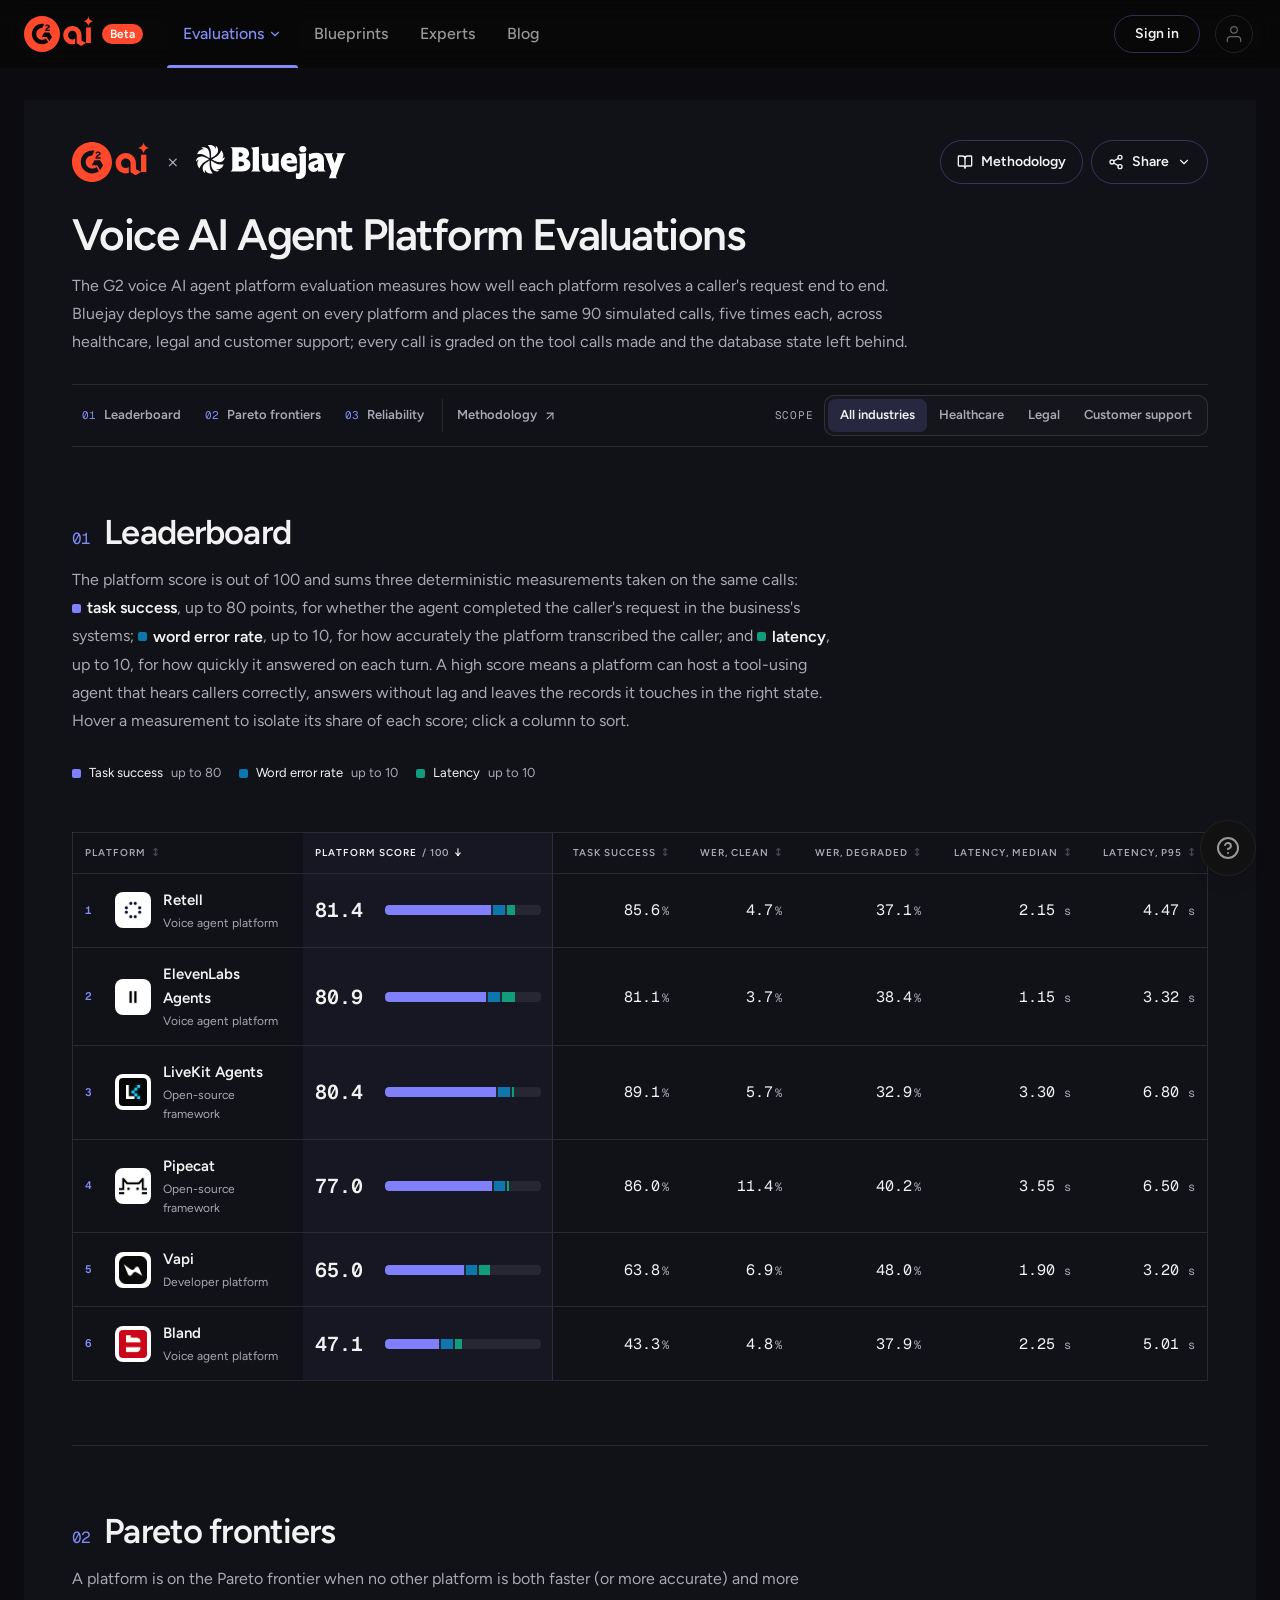
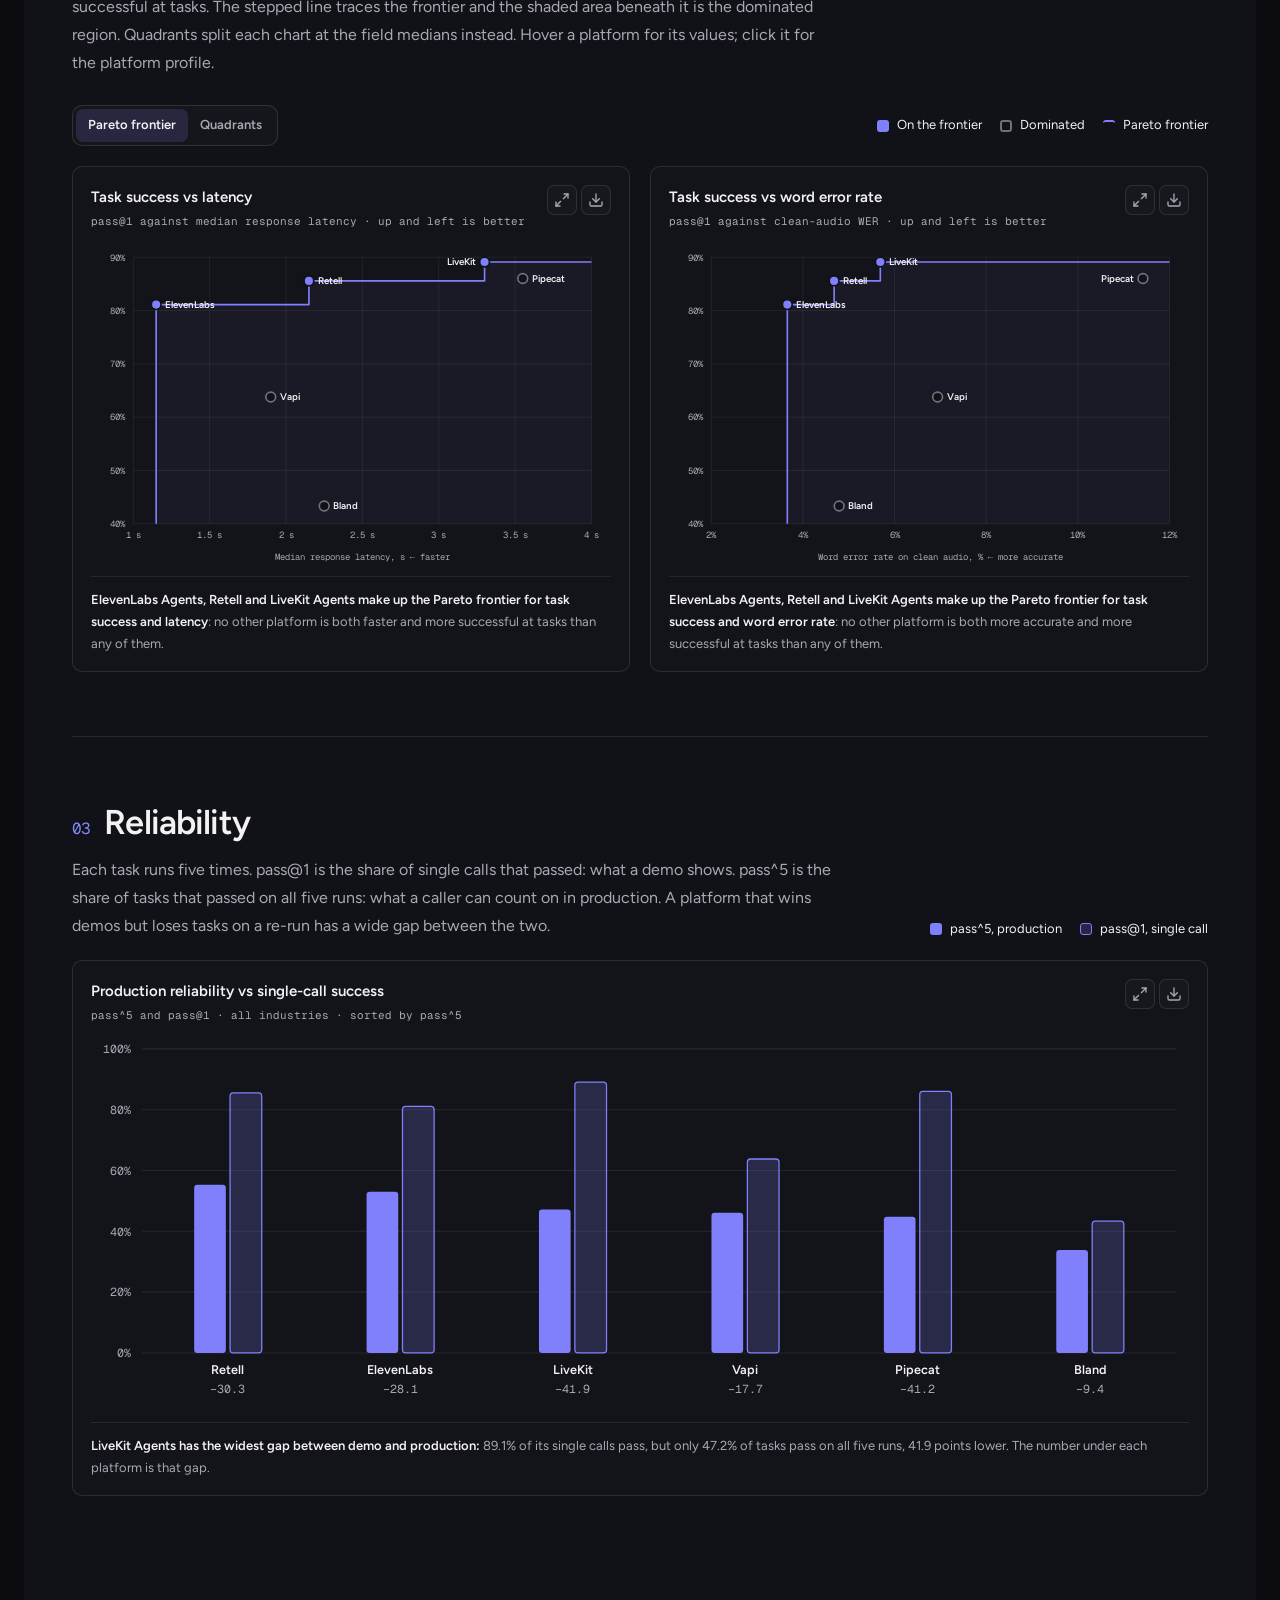
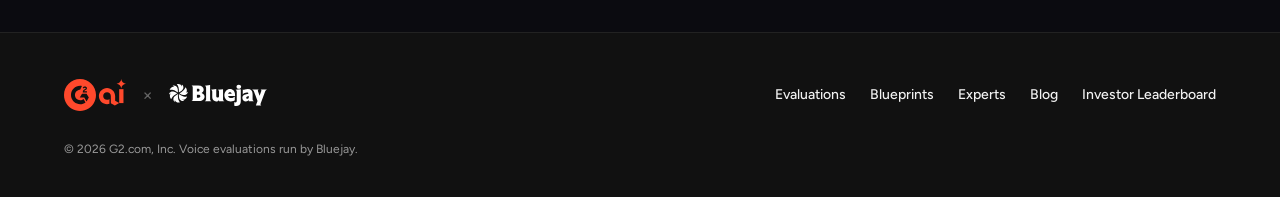
<file: index.html>
<!DOCTYPE html><html lang="en" class="dark R5ZmFW_variable YRRedW_variable" style="color-scheme:dark"><head><meta charset="utf-8"/><meta name="viewport" content="width=device-width, initial-scale=1"/><title>Voice AI Agent Platform Evaluations | G2 Agent Evaluations</title><link rel="icon" href="g2-assets/favicon.svg"/><meta name="robots" content="noindex"/><link rel="stylesheet" href="css/3h83urbqxk24i.css"/><link rel="stylesheet" href="css/3wgdmxeadbddr.css"/><link rel="stylesheet" href="methodology.css"/><style>
.bj-lockup{height:22px;width:auto;display:block}
.bj-lockup-lg{height:30px;width:auto;display:block}
.bj-mark{height:18px;width:auto;display:inline-block}
.mock-val{opacity:.5}
.lb-pop{position:absolute;right:0;top:calc(100% + 8px);z-index:45;width:230px}
.hide{display:none!important}
.tbl{display:grid;align-items:start}
.acc+.acc{border-top-width:0}
.tbl > div{padding:10px 12px}
.seg.has-th,.seg.has-th button{position:relative}
.seg.has-th button[aria-selected=true]{background:none}
.seg-th{position:absolute;top:3px;bottom:3px;border-radius:7px;background:#818cf829;pointer-events:none}
.lb.mv tbody td{background:var(--color-eval-page)}
.lb.mv tr{position:relative}
</style></head><body><header class="sticky top-0 z-50 w-full bg-g2-bg/50 backdrop-blur-md"><a href="#main-content" class="sr-only focus:not-sr-only focus:absolute focus:left-4 focus:top-3 focus:z-50 focus:rounded focus:bg-g2-surface focus:px-4 focus:py-2 focus:text-sm focus:font-medium focus:shadow-md">Skip to content</a><div data-testid="nav-container" class="grid h-[var(--site-header-height)] w-full grid-cols-[auto_minmax(0,1fr)_auto] items-center gap-2 px-4 sm:gap-3 sm:px-6"><div class="flex h-full shrink-0 items-center whitespace-nowrap"><nav aria-label="Main navigation" class="flex items-center"><a data-sp-button-label="nav_logo" aria-label="G2 home" class="flex items-center gap-2 pr-6" href="index.html"><svg xmlns="http://www.w3.org/2000/svg" viewBox="0 0 97 50" fill="var(--color-g2-logo)" aria-label="G2.AI" role="img" focusable="false" class="h-9 w-auto"><path d="M89.48,0c-.21,3.99-3.4,7.18-7.39,7.39,3.99.21,7.18,3.4,7.39,7.39.21-3.99,3.4-7.18,7.39-7.39-3.99-.21-7.18-3.4-7.39-7.39Z"></path><path d="M92.95,15.86h-6.74v21.78h6.74V15.86Z"></path><path d="M67.21,39.33c1.32,0,2.6-.2,3.8-.58v-7.52c-1.03.85-2.36,1.37-3.8,1.37-3.3,0-5.98-2.68-5.98-5.98s2.68-5.98,5.98-5.98,5.97,2.68,5.97,5.98v11.28l6.31,3.63,6.74-3.89-6.3-3.64v-7.39c0-7.02-5.69-12.71-12.71-12.71s-12.71,5.69-12.71,12.71,5.69,12.71,12.71,12.71Z"></path><path d="M25,0C11.19,0,0,11.19,0,25s11.19,25,25,25,25-11.19,25-25S38.81,0,25,0ZM29.36,20.62c0-1.1.22-2.01.66-2.72.44-.72,1.2-1.35,2.3-1.91l.5-.24c.89-.45,1.12-.84,1.12-1.3,0-.55-.48-.95-1.25-.95-.92,0-1.61.48-2.09,1.44l-1.24-1.24c.27-.58.71-1.04,1.29-1.41.59-.37,1.24-.55,1.95-.55.89,0,1.66.23,2.3.71.65.48.97,1.14.97,1.97,0,1.33-.75,2.14-2.15,2.86l-.79.4c-.84.43-1.25.8-1.37,1.47h4.27v1.77h-6.46v-.3ZM25.25,39.29c-7.89,0-14.29-6.4-14.29-14.29s6.4-14.29,14.29-14.29c.96,0,1.89.09,2.79.27l-2.79,5.85c-4.5,0-8.16,3.66-8.16,8.16s3.66,8.16,8.16,8.16c2.03,0,3.89-.75,5.32-1.98l3.09,5.36c-2.36,1.72-5.27,2.74-8.41,2.74ZM35.25,35.2l-3.53-6.12h-7.07l3.53-6.12h7.07l3.53,6.12-3.53,6.12Z"></path></svg><span class="rounded-full bg-[var(--color-g2-orange)] px-2 py-0.5 text-xs font-semibold text-white">Beta</span></a></nav><div data-testid="nav-links" class="hidden h-full items-stretch min-[1100px]:flex"><div class="relative flex h-full items-stretch"><button data-sp-button-label="nav_agents_menu_open" type="button" class="relative flex h-full items-center gap-1 px-4 text-base font-medium transition-colors bg-black/[0.05] text-g2-purple" aria-current="page" aria-controls="agents-navigation-panel" aria-expanded="false" aria-haspopup="true">Evaluations <svg xmlns="http://www.w3.org/2000/svg" width="24" height="24" viewBox="0 0 24 24" fill="none" stroke="currentColor" stroke-width="2" stroke-linecap="round" stroke-linejoin="round" class="lucide lucide-chevron-down h-3.5 w-3.5" aria-hidden="true"><path d="m6 9 6 6 6-6"></path></svg><span class="absolute inset-x-0 bottom-0 h-[3px] rounded-t-sm bg-g2-purple"></span></button><div id="agents-navigation-panel" role="group" aria-label="Evaluations navigation" class="absolute left-0 top-full z-50 w-[800px] overflow-hidden whitespace-normal rounded-b-[14px] border border-black/10 bg-white shadow-xl transition-[opacity,visibility] duration-150 ease-out motion-reduce:transition-none dark:border-white/10 dark:bg-[#17171d] invisible opacity-0"><div class="p-4"><div class="mb-2 px-2"><span class="text-xs font-semibold uppercase tracking-[0.09em] text-g2-muted">Categories</span></div><div class="grid gap-x-5 gap-y-1 sm:grid-cols-2"><div class="py-1"><a class="group flex items-start gap-3 rounded-lg px-2 py-2 hover:bg-g2-purple/[0.05]" href="https://ai.g2.com/evaluations/categories/customer-experience"><span class="inline-flex h-8 w-8 shrink-0 items-center justify-center rounded-lg bg-g2-purple/[0.07] text-g2-purple"><svg xmlns="http://www.w3.org/2000/svg" width="24" height="24" viewBox="0 0 24 24" fill="none" stroke="currentColor" stroke-width="2" stroke-linecap="round" stroke-linejoin="round" class="lucide lucide-message-circle h-4 w-4" aria-hidden="true"><path d="M2.992 16.342a2 2 0 0 1 .094 1.167l-1.065 3.29a1 1 0 0 0 1.236 1.168l3.413-.998a2 2 0 0 1 1.099.092 10 10 0 1 0-4.777-4.719"></path></svg></span><span class="min-w-0 flex-1"><span class="block text-[15px] font-semibold text-g2-dark">Customer Experience AI Agent</span><span class="mt-0.5 block text-[13px] leading-[18px] text-g2-muted">Customer support and service</span></span><svg xmlns="http://www.w3.org/2000/svg" width="24" height="24" viewBox="0 0 24 24" fill="none" stroke="currentColor" stroke-width="2" stroke-linecap="round" stroke-linejoin="round" class="lucide lucide-arrow-up-right mt-2 h-3.5 w-3.5 shrink-0 text-g2-muted" aria-hidden="true"><path d="M7 7h10v10"></path><path d="M7 17 17 7"></path></svg></a><div class="ml-12 flex flex-wrap items-center gap-x-4 text-[13px]"><a class="inline-flex min-h-8 items-center font-medium text-g2-purple hover:underline" href="https://ai.g2.com/build-notes?category=insights&amp;tag=customer-experience">Insights <span class="ml-1 font-normal">(<!-- -->2<!-- -->)</span></a><a class="inline-flex min-h-8 items-center font-medium text-g2-purple hover:underline" href="https://ai.g2.com/evaluations/methodology">Methodology</a></div></div><div class="py-1"><a class="group flex items-start gap-3 rounded-lg px-2 py-2 hover:bg-g2-purple/[0.05]" href="https://ai.g2.com/evaluations/categories/ai-sdr"><span class="inline-flex h-8 w-8 shrink-0 items-center justify-center rounded-lg bg-g2-purple/[0.07] text-g2-purple"><svg xmlns="http://www.w3.org/2000/svg" width="24" height="24" viewBox="0 0 24 24" fill="none" stroke="currentColor" stroke-width="2" stroke-linecap="round" stroke-linejoin="round" class="lucide lucide-briefcase-business h-4 w-4" aria-hidden="true"><path d="M12 12h.01"></path><path d="M16 6V4a2 2 0 0 0-2-2h-4a2 2 0 0 0-2 2v2"></path><path d="M22 13a18.15 18.15 0 0 1-20 0"></path><rect width="20" height="14" x="2" y="6" rx="2"></rect></svg></span><span class="min-w-0 flex-1"><span class="block text-[15px] font-semibold text-g2-dark">AI SDR</span><span class="mt-0.5 block text-[13px] leading-[18px] text-g2-muted">Prospecting, outreach, and meeting booking</span></span><svg xmlns="http://www.w3.org/2000/svg" width="24" height="24" viewBox="0 0 24 24" fill="none" stroke="currentColor" stroke-width="2" stroke-linecap="round" stroke-linejoin="round" class="lucide lucide-arrow-up-right mt-2 h-3.5 w-3.5 shrink-0 text-g2-muted" aria-hidden="true"><path d="M7 7h10v10"></path><path d="M7 17 17 7"></path></svg></a></div><div class="py-1"><a class="group flex items-start gap-3 rounded-lg px-2 py-2 hover:bg-g2-purple/[0.05]" href="https://ai.g2.com/evaluations/categories/marketing"><span class="inline-flex h-8 w-8 shrink-0 items-center justify-center rounded-lg bg-g2-purple/[0.07] text-g2-purple"><svg xmlns="http://www.w3.org/2000/svg" width="24" height="24" viewBox="0 0 24 24" fill="none" stroke="currentColor" stroke-width="2" stroke-linecap="round" stroke-linejoin="round" class="lucide lucide-megaphone h-4 w-4" aria-hidden="true"><path d="M11 6a13 13 0 0 0 8.4-2.8A1 1 0 0 1 21 4v12a1 1 0 0 1-1.6.8A13 13 0 0 0 11 14H5a2 2 0 0 1-2-2V8a2 2 0 0 1 2-2z"></path><path d="M6 14a12 12 0 0 0 2.4 7.2 2 2 0 0 0 3.2-2.4A8 8 0 0 1 10 14"></path><path d="M8 6v8"></path></svg></span><span class="min-w-0 flex-1"><span class="block text-[15px] font-semibold text-g2-dark">Marketing AI Agent</span><span class="mt-0.5 block text-[13px] leading-[18px] text-g2-muted">Campaigns, content, and optimization</span></span><svg xmlns="http://www.w3.org/2000/svg" width="24" height="24" viewBox="0 0 24 24" fill="none" stroke="currentColor" stroke-width="2" stroke-linecap="round" stroke-linejoin="round" class="lucide lucide-arrow-up-right mt-2 h-3.5 w-3.5 shrink-0 text-g2-muted" aria-hidden="true"><path d="M7 7h10v10"></path><path d="M7 17 17 7"></path></svg></a></div><div class="py-1"><a class="group flex items-start gap-3 rounded-lg px-2 py-2 hover:bg-g2-purple/[0.05]" href="https://ai.g2.com/evaluations/categories/legal"><span class="inline-flex h-8 w-8 shrink-0 items-center justify-center rounded-lg bg-g2-purple/[0.07] text-g2-purple"><svg xmlns="http://www.w3.org/2000/svg" width="24" height="24" viewBox="0 0 24 24" fill="none" stroke="currentColor" stroke-width="2" stroke-linecap="round" stroke-linejoin="round" class="lucide lucide-scale h-4 w-4" aria-hidden="true"><path d="M12 3v18"></path><path d="m19 8 3 8a5 5 0 0 1-6 0zV7"></path><path d="M3 7h1a17 17 0 0 0 8-2 17 17 0 0 0 8 2h1"></path><path d="m5 8 3 8a5 5 0 0 1-6 0zV7"></path><path d="M7 21h10"></path></svg></span><span class="min-w-0 flex-1"><span class="block text-[15px] font-semibold text-g2-dark">AI Legal</span><span class="mt-0.5 block text-[13px] leading-[18px] text-g2-muted">Legal research, drafting, and review</span></span><svg xmlns="http://www.w3.org/2000/svg" width="24" height="24" viewBox="0 0 24 24" fill="none" stroke="currentColor" stroke-width="2" stroke-linecap="round" stroke-linejoin="round" class="lucide lucide-arrow-up-right mt-2 h-3.5 w-3.5 shrink-0 text-g2-muted" aria-hidden="true"><path d="M7 7h10v10"></path><path d="M7 17 17 7"></path></svg></a></div><div class="py-1"><a class="group flex items-start gap-3 rounded-lg px-2 py-2 hover:bg-g2-purple/[0.05]" href="https://ai.g2.com/evaluations/categories/recruiting"><span class="inline-flex h-8 w-8 shrink-0 items-center justify-center rounded-lg bg-g2-purple/[0.07] text-g2-purple"><svg xmlns="http://www.w3.org/2000/svg" width="24" height="24" viewBox="0 0 24 24" fill="none" stroke="currentColor" stroke-width="2" stroke-linecap="round" stroke-linejoin="round" class="lucide lucide-search-check h-4 w-4" aria-hidden="true"><path d="m8 11 2 2 4-4"></path><circle cx="11" cy="11" r="8"></circle><path d="m21 21-4.3-4.3"></path></svg></span><span class="min-w-0 flex-1"><span class="block text-[15px] font-semibold text-g2-dark">Recruiting AI Agent</span><span class="mt-0.5 block text-[13px] leading-[18px] text-g2-muted">Sourcing, screening, and hiring workflows</span></span><svg xmlns="http://www.w3.org/2000/svg" width="24" height="24" viewBox="0 0 24 24" fill="none" stroke="currentColor" stroke-width="2" stroke-linecap="round" stroke-linejoin="round" class="lucide lucide-arrow-up-right mt-2 h-3.5 w-3.5 shrink-0 text-g2-muted" aria-hidden="true"><path d="M7 7h10v10"></path><path d="M7 17 17 7"></path></svg></a></div><div class="py-1"><a class="group flex items-start gap-3 rounded-lg px-2 py-2 hover:bg-g2-purple/[0.05]" href="https://ai.g2.com/evaluations/categories/voice"><span class="inline-flex h-8 w-8 shrink-0 items-center justify-center rounded-lg bg-g2-purple/[0.07] text-g2-purple"><svg xmlns="http://www.w3.org/2000/svg" width="24" height="24" viewBox="0 0 24 24" fill="none" stroke="currentColor" stroke-width="2" stroke-linecap="round" stroke-linejoin="round" class="lucide lucide-mic-vocal h-4 w-4" aria-hidden="true"><path d="m11 7.601-5.994 8.19a1 1 0 0 0 .1 1.298l.817.818a1 1 0 0 0 1.314.087L15.09 12"></path><path d="M16.5 21.174C15.5 20.5 14.372 20 13 20c-2.058 0-3.928 2.356-6 2-2.072-.356-2.775-3.369-1.5-4.5"></path><circle cx="16" cy="7" r="5"></circle></svg></span><span class="min-w-0 flex-1"><span class="block text-[15px] font-semibold text-g2-dark">Voice AI Agent</span><span class="mt-0.5 block text-[13px] leading-[18px] text-g2-muted">Autonomous phone conversations</span></span><svg xmlns="http://www.w3.org/2000/svg" width="24" height="24" viewBox="0 0 24 24" fill="none" stroke="currentColor" stroke-width="2" stroke-linecap="round" stroke-linejoin="round" class="lucide lucide-arrow-up-right mt-2 h-3.5 w-3.5 shrink-0 text-g2-muted" aria-hidden="true"><path d="M7 7h10v10"></path><path d="M7 17 17 7"></path></svg></a></div><div class="py-1"><a class="group flex items-start gap-3 rounded-lg px-2 py-2 hover:bg-g2-purple/[0.05]" href="https://ai.g2.com/evaluations/categories/security"><span class="inline-flex h-8 w-8 shrink-0 items-center justify-center rounded-lg bg-g2-purple/[0.07] text-g2-purple"><svg xmlns="http://www.w3.org/2000/svg" width="24" height="24" viewBox="0 0 24 24" fill="none" stroke="currentColor" stroke-width="2" stroke-linecap="round" stroke-linejoin="round" class="lucide lucide-shield-check h-4 w-4" aria-hidden="true"><path d="M20 13c0 5-3.5 7.5-7.66 8.95a1 1 0 0 1-.67-.01C7.5 20.5 4 18 4 13V6a1 1 0 0 1 1-1c2 0 4.5-1.2 6.24-2.72a1.17 1.17 0 0 1 1.52 0C14.51 3.81 17 5 19 5a1 1 0 0 1 1 1z"></path><path d="m9 12 2 2 4-4"></path></svg></span><span class="min-w-0 flex-1"><span class="block text-[15px] font-semibold text-g2-dark">Security AI Agent</span><span class="mt-0.5 block text-[13px] leading-[18px] text-g2-muted">Security investigation and response</span></span><svg xmlns="http://www.w3.org/2000/svg" width="24" height="24" viewBox="0 0 24 24" fill="none" stroke="currentColor" stroke-width="2" stroke-linecap="round" stroke-linejoin="round" class="lucide lucide-arrow-up-right mt-2 h-3.5 w-3.5 shrink-0 text-g2-muted" aria-hidden="true"><path d="M7 7h10v10"></path><path d="M7 17 17 7"></path></svg></a></div><div class="py-1"><a class="group flex items-start gap-3 rounded-lg px-2 py-2 hover:bg-g2-purple/[0.05]" href="https://ai.g2.com/evaluations/categories/accounting"><span class="inline-flex h-8 w-8 shrink-0 items-center justify-center rounded-lg bg-g2-purple/[0.07] text-g2-purple"><svg xmlns="http://www.w3.org/2000/svg" width="24" height="24" viewBox="0 0 24 24" fill="none" stroke="currentColor" stroke-width="2" stroke-linecap="round" stroke-linejoin="round" class="lucide lucide-receipt-text h-4 w-4" aria-hidden="true"><path d="M13 16H8"></path><path d="M14 8H8"></path><path d="M16 12H8"></path><path d="M4 3a1 1 0 0 1 1-1 1.3 1.3 0 0 1 .7.2l.933.6a1.3 1.3 0 0 0 1.4 0l.934-.6a1.3 1.3 0 0 1 1.4 0l.933.6a1.3 1.3 0 0 0 1.4 0l.933-.6a1.3 1.3 0 0 1 1.4 0l.934.6a1.3 1.3 0 0 0 1.4 0l.933-.6A1.3 1.3 0 0 1 19 2a1 1 0 0 1 1 1v18a1 1 0 0 1-1 1 1.3 1.3 0 0 1-.7-.2l-.933-.6a1.3 1.3 0 0 0-1.4 0l-.934.6a1.3 1.3 0 0 1-1.4 0l-.933-.6a1.3 1.3 0 0 0-1.4 0l-.933.6a1.3 1.3 0 0 1-1.4 0l-.934-.6a1.3 1.3 0 0 0-1.4 0l-.933.6a1.3 1.3 0 0 1-.7.2 1 1 0 0 1-1-1z"></path></svg></span><span class="min-w-0 flex-1"><span class="block text-[15px] font-semibold text-g2-dark">Accounting AI Agent</span><span class="mt-0.5 block text-[13px] leading-[18px] text-g2-muted">Reconciliation, reporting, and close</span></span><svg xmlns="http://www.w3.org/2000/svg" width="24" height="24" viewBox="0 0 24 24" fill="none" stroke="currentColor" stroke-width="2" stroke-linecap="round" stroke-linejoin="round" class="lucide lucide-arrow-up-right mt-2 h-3.5 w-3.5 shrink-0 text-g2-muted" aria-hidden="true"><path d="M7 7h10v10"></path><path d="M7 17 17 7"></path></svg></a></div><div class="py-1"><a class="group flex items-start gap-3 rounded-lg px-2 py-2 hover:bg-g2-purple/[0.05]" href="https://ai.g2.com/evaluations/categories/coding"><span class="inline-flex h-8 w-8 shrink-0 items-center justify-center rounded-lg bg-g2-purple/[0.07] text-g2-purple"><svg xmlns="http://www.w3.org/2000/svg" width="24" height="24" viewBox="0 0 24 24" fill="none" stroke="currentColor" stroke-width="2" stroke-linecap="round" stroke-linejoin="round" class="lucide lucide-code-xml h-4 w-4" aria-hidden="true"><path d="m18 16 4-4-4-4"></path><path d="m6 8-4 4 4 4"></path><path d="m14.5 4-5 16"></path></svg></span><span class="min-w-0 flex-1"><span class="block text-[15px] font-semibold text-g2-dark">Coding AI Agent</span><span class="mt-0.5 block text-[13px] leading-[18px] text-g2-muted">Code, fixes, and pull requests</span></span><svg xmlns="http://www.w3.org/2000/svg" width="24" height="24" viewBox="0 0 24 24" fill="none" stroke="currentColor" stroke-width="2" stroke-linecap="round" stroke-linejoin="round" class="lucide lucide-arrow-up-right mt-2 h-3.5 w-3.5 shrink-0 text-g2-muted" aria-hidden="true"><path d="M7 7h10v10"></path><path d="M7 17 17 7"></path></svg></a></div><div class="py-1"><a class="group flex items-start gap-3 rounded-lg px-2 py-2 hover:bg-g2-purple/[0.05]" href="https://ai.g2.com/evaluations/categories/it-support"><span class="inline-flex h-8 w-8 shrink-0 items-center justify-center rounded-lg bg-g2-purple/[0.07] text-g2-purple"><svg xmlns="http://www.w3.org/2000/svg" width="24" height="24" viewBox="0 0 24 24" fill="none" stroke="currentColor" stroke-width="2" stroke-linecap="round" stroke-linejoin="round" class="lucide lucide-monitor-cog h-4 w-4" aria-hidden="true"><path d="M12 17v4"></path><path d="m14.305 7.53.923-.382"></path><path d="m15.228 4.852-.923-.383"></path><path d="m16.852 3.228-.383-.924"></path><path d="m16.852 8.772-.383.923"></path><path d="m19.148 3.228.383-.924"></path><path d="m19.53 9.696-.382-.924"></path><path d="m20.772 4.852.924-.383"></path><path d="m20.772 7.148.924.383"></path><path d="M22 13v2a2 2 0 0 1-2 2H4a2 2 0 0 1-2-2V5a2 2 0 0 1 2-2h7"></path><path d="M8 21h8"></path><circle cx="18" cy="6" r="3"></circle></svg></span><span class="min-w-0 flex-1"><span class="block text-[15px] font-semibold text-g2-dark">IT Support AI Agents</span><span class="mt-0.5 block text-[13px] leading-[18px] text-g2-muted">Employee IT help and service requests</span></span><svg xmlns="http://www.w3.org/2000/svg" width="24" height="24" viewBox="0 0 24 24" fill="none" stroke="currentColor" stroke-width="2" stroke-linecap="round" stroke-linejoin="round" class="lucide lucide-arrow-up-right mt-2 h-3.5 w-3.5 shrink-0 text-g2-muted" aria-hidden="true"><path d="M7 7h10v10"></path><path d="M7 17 17 7"></path></svg></a></div></div><div class="mt-3 flex justify-end border-t border-black/10 px-2 pt-2 dark:border-white/10"><a class="inline-flex min-h-9 items-center text-sm font-semibold text-g2-purple hover:underline" href="https://ai.g2.com/evaluations">View all agents →</a></div></div></div></div><a class="relative flex h-full items-center px-4 text-base font-medium transition-colors text-g2-text hover:bg-black/[0.03] hover:text-g2-purple" href="https://ai.g2.com/blueprints">Blueprints</a><a class="relative flex h-full items-center px-4 text-base font-medium transition-colors text-g2-text hover:bg-black/[0.03] hover:text-g2-purple" href="https://ai.g2.com/experts">Experts</a><a class="relative flex h-full items-center px-4 text-base font-medium transition-colors text-g2-text hover:bg-black/[0.03] hover:text-g2-purple" href="https://ai.g2.com/build-notes">Blog</a></div></div><div role="search" class="flex min-w-0 items-center"></div><div class="flex shrink-0 items-center justify-end gap-3 whitespace-nowrap"><div class="hidden sm:block"><form action="" encType="multipart/form-data" method="POST"><input type="hidden" name="$ACTION_ID_007b70489885c9649d6863b6473f0d8b02859e6949"/><button data-sp-button-label="nav_sign_in" type="submit" class="btn btn-md btn-secondary">Sign in</button></form></div><div class="relative flex items-center gap-3"><button data-sp-button-label="nav_user_menu_open" type="button" aria-label="Open user menu" aria-haspopup="menu" aria-expanded="false" class="relative flex h-11 w-11 items-center justify-center rounded-full focus-visible:outline-g2-purple"><span class="flex items-center justify-center rounded-full border-[1.5px] border-g2-border p-2 text-g2-muted transition-colors hover:bg-g2-purple-light hover:text-g2-purple"><svg xmlns="http://www.w3.org/2000/svg" viewBox="0 0 24 24" fill="none" stroke="currentColor" stroke-width="1.5" stroke-linecap="round" stroke-linejoin="round" class="h-5 w-5" aria-hidden="true"><path d="M20 21v-2a4 4 0 0 0-4-4H8a4 4 0 0 0-4 4v2"></path><circle cx="12" cy="7" r="4"></circle></svg></span></button></div><div class="relative min-[1100px]:hidden"><button data-sp-button-label="nav_mobile_menu_open" type="button" aria-label="Open navigation" aria-controls="mobile-navigation-panel" aria-expanded="false" class="flex h-11 w-11 items-center justify-center rounded-full text-g2-text transition-colors hover:bg-black/[0.05] focus-visible:outline-none focus-visible:ring-2 focus-visible:ring-g2-purple dark:hover:bg-white/[0.08]"><span class="relative h-5 w-5" aria-hidden="true"><span class="absolute left-1/2 top-1/2 h-[1.5px] w-[18px] rounded-full bg-current transition-transform duration-200 ease-out motion-reduce:transition-none" style="transform:translate(-50%, -7px)"></span><span class="absolute left-1/2 top-1/2 h-[1.5px] w-[18px] rounded-full bg-current transition-[opacity,transform] duration-150 ease-out motion-reduce:transition-none" style="opacity:1;transform:translate(-50%, -50%) scaleX(1)"></span><span class="absolute left-1/2 top-1/2 h-[1.5px] w-[18px] rounded-full bg-current transition-transform duration-200 ease-out motion-reduce:transition-none" style="transform:translate(-50%, 5px)"></span></span></button><div id="mobile-navigation-panel" aria-hidden="true" class="fixed inset-x-0 top-[var(--site-header-height)] z-50 max-h-[calc(100dvh-var(--site-header-height))] overflow-y-auto overscroll-contain border-t border-g2-border bg-g2-surface shadow-xl transition-[opacity,visibility] duration-200 ease-out motion-reduce:transition-none invisible pointer-events-none opacity-0"><nav aria-label="Mobile navigation" class="mx-auto max-w-lg px-5 py-3"><div class="border-b border-g2-border"><button data-sp-button-label="nav_mobile_agents_expand" type="button" aria-expanded="false" class="flex w-full items-center justify-between rounded-lg px-2 py-3.5 text-left text-base font-semibold text-g2-dark transition-colors hover:text-g2-purple focus-visible:outline-none focus-visible:ring-2 focus-visible:ring-inset focus-visible:ring-g2-purple">Evaluations<svg xmlns="http://www.w3.org/2000/svg" width="24" height="24" viewBox="0 0 24 24" fill="none" stroke="currentColor" stroke-width="2" stroke-linecap="round" stroke-linejoin="round" class="lucide lucide-chevron-right h-4 w-4 text-g2-muted transition-transform duration-200 motion-reduce:transition-none" aria-hidden="true"><path d="m9 18 6-6-6-6"></path></svg></button></div><div><a class="block border-b border-g2-border px-2 py-3.5 text-base font-semibold text-g2-dark transition-colors last:border-b-0 hover:text-g2-purple" href="https://ai.g2.com/blueprints">Blueprints</a><a class="block border-b border-g2-border px-2 py-3.5 text-base font-semibold text-g2-dark transition-colors last:border-b-0 hover:text-g2-purple" href="https://ai.g2.com/experts">Experts</a><a class="block border-b border-g2-border px-2 py-3.5 text-base font-semibold text-g2-dark transition-colors last:border-b-0 hover:text-g2-purple" href="https://ai.g2.com/build-notes">Blog</a></div></nav></div></div></div></div></header><div id="article-reading-header-root"></div><main id="main-content"><div class="min-h-[calc(100dvh-var(--site-header-height))] bg-eval-shell dark:[--color-g2-muted:#aaa8b3]"><main class="w-full px-4 py-5 sm:px-6 sm:py-8"><article class="bg-eval-page px-5 py-7 sm:px-8 sm:py-10 lg:px-12"><div class="mx-auto max-w-6xl"><div class="bd home"><header class="hero"><div class="bd-top"><div class="brand"><span class="g2"><svg xmlns="http://www.w3.org/2000/svg" viewBox="0 0 97 50" fill="var(--color-g2-logo)" aria-label="G2.AI" role="img" focusable="false" class="g2-mark"><path d="M89.48,0c-.21,3.99-3.4,7.18-7.39,7.39,3.99.21,7.18,3.4,7.39,7.39.21-3.99,3.4-7.18,7.39-7.39-3.99-.21-7.18-3.4-7.39-7.39Z"></path><path d="M92.95,15.86h-6.74v21.78h6.74V15.86Z"></path><path d="M67.21,39.33c1.32,0,2.6-.2,3.8-.58v-7.52c-1.03.85-2.36,1.37-3.8,1.37-3.3,0-5.98-2.68-5.98-5.98s2.68-5.98,5.98-5.98,5.97,2.68,5.97,5.98v11.28l6.31,3.63,6.74-3.89-6.3-3.64v-7.39c0-7.02-5.69-12.71-12.71-12.71s-12.71,5.69-12.71,12.71,5.69,12.71,12.71,12.71Z"></path><path d="M25,0C11.19,0,0,11.19,0,25s11.19,25,25,25,25-11.19,25-25S38.81,0,25,0ZM29.36,20.62c0-1.1.22-2.01.66-2.72.44-.72,1.2-1.35,2.3-1.91l.5-.24c.89-.45,1.12-.84,1.12-1.3,0-.55-.48-.95-1.25-.95-.92,0-1.61.48-2.09,1.44l-1.24-1.24c.27-.58.71-1.04,1.29-1.41.59-.37,1.24-.55,1.95-.55.89,0,1.66.23,2.3.71.65.48.97,1.14.97,1.97,0,1.33-.75,2.14-2.15,2.86l-.79.4c-.84.43-1.25.8-1.37,1.47h4.27v1.77h-6.46v-.3ZM25.25,39.29c-7.89,0-14.29-6.4-14.29-14.29s6.4-14.29,14.29-14.29c.96,0,1.89.09,2.79.27l-2.79,5.85c-4.5,0-8.16,3.66-8.16,8.16s3.66,8.16,8.16,8.16c2.03,0,3.89-.75,5.32-1.98l3.09,5.36c-2.36,1.72-5.27,2.74-8.41,2.74ZM35.25,35.2l-3.53-6.12h-7.07l3.53-6.12h7.07l3.53,6.12-3.53,6.12Z"></path></svg></span><span class="x">×</span><img class="bj" src="brand/Bluejay_RGB_Logo_Lockup_White.svg" alt="Bluejay"/></div><div role="group" class="shrink-0 hero-act"><a class="btn btn-secondary btn-sm min-h-11 gap-2" href="methodology.html"><svg xmlns="http://www.w3.org/2000/svg" width="24" height="24" viewBox="0 0 24 24" fill="none" stroke="currentColor" stroke-width="2" stroke-linecap="round" stroke-linejoin="round" class="lucide lucide-book-open h-4 w-4" aria-hidden="true"><path d="M12 7v14"></path><path d="M3 18a1 1 0 0 1-1-1V4a1 1 0 0 1 1-1h5a4 4 0 0 1 4 4 4 4 0 0 1 4-4h5a1 1 0 0 1 1 1v13a1 1 0 0 1-1 1h-6a3 3 0 0 0-3 3 3 3 0 0 0-3-3z"></path></svg>Methodology</a><button type="button" class="btn btn-secondary btn-sm min-h-11 gap-2"><svg xmlns="http://www.w3.org/2000/svg" width="24" height="24" viewBox="0 0 24 24" fill="none" stroke="currentColor" stroke-width="2" stroke-linecap="round" stroke-linejoin="round" class="lucide lucide-share2 h-4 w-4" aria-hidden="true"><circle cx="18" cy="5" r="3"></circle><circle cx="6" cy="12" r="3"></circle><circle cx="18" cy="19" r="3"></circle><line x1="8.59" x2="15.42" y1="13.51" y2="17.49"></line><line x1="15.41" x2="8.59" y1="6.51" y2="10.49"></line></svg>Share<svg xmlns="http://www.w3.org/2000/svg" width="24" height="24" viewBox="0 0 24 24" fill="none" stroke="currentColor" stroke-width="2" stroke-linecap="round" stroke-linejoin="round" class="lucide lucide-chevron-down h-3.5 w-3.5" aria-hidden="true"><path d="m6 9 6 6 6-6"></path></svg></button></div></div><h1>Voice AI Agent Platform Evaluations</h1><div class="exec"><p>The G2 voice AI agent platform evaluation measures how well each platform resolves a caller&#x27;s request end to end. Bluejay deploys the same agent on every platform and places the same 90 simulated calls, five times each, across healthcare, legal and customer support; every call is graded on the tool calls made and the database state left behind.</p></div></header><div class="rail"><nav class="toc" aria-label="Sections"><a href="#leaderboard"><span>01</span>Leaderboard</a><a href="#pareto"><span>02</span>Pareto frontiers</a><a href="#reliability"><span>03</span>Reliability</a><a class="ext" href="methodology.html">Methodology<svg xmlns="http://www.w3.org/2000/svg" width="24" height="24" viewBox="0 0 24 24" fill="none" stroke="currentColor" stroke-width="2" stroke-linecap="round" stroke-linejoin="round" class="lucide lucide-arrow-up-right h-3.5 w-3.5" aria-hidden="true"><path d="M7 7h10v10"></path><path d="M7 17 17 7"></path></svg></a></nav><div class="scope"><span class="scope-l">Scope</span><div class="seg" role="tablist" data-group="scope"><button type="button" role="tab" data-v="all" aria-selected="true">All industries</button><button type="button" role="tab" data-v="hc" aria-selected="false">Healthcare</button><button type="button" role="tab" data-v="legal" aria-selected="false">Legal</button><button type="button" role="tab" data-v="cs" aria-selected="false">Customer support</button></div></div></div><section class="sec" id="leaderboard"><div class="sec-h"><div><h2><span>01</span>Leaderboard</h2><p class="i">The platform score is out of 100 and sums three deterministic measurements taken on the same calls: <span class="term" data-k="task"><i class="c-task"></i>task success</span>, up to 80 points, for whether the agent completed the caller's request in the business's systems; <span class="term" data-k="wer"><i class="c-wer"></i>word error rate</span>, up to 10, for how accurately the platform transcribed the caller; and <span class="term" data-k="lat"><i class="c-lat"></i>latency</span>, up to 10, for how quickly it answered on each turn. A high score means a platform can host a tool-using agent that hears callers correctly, answers without lag and leaves the records it touches in the right state. Hover a measurement to isolate its share of each score; click a column to sort.</p></div></div><div data-scope="all"><div class="ctl"><div class="legend"><span class="term" data-k="task"><i class="c-task"></i>Task success <em>up to 80</em></span><span class="term" data-k="wer"><i class="c-wer"></i>Word error rate <em>up to 10</em></span><span class="term" data-k="lat"><i class="c-lat"></i>Latency <em>up to 10</em></span></div></div><div class="tw"><table class="bt lb"><thead><tr><th class="l pl" data-sort="name" data-kind="text" data-first="asc"><button type="button" data-tip="Click a platform for its score breakdown, testing implementation and setup review.">Platform<i class="si"></i></button></th><th class="l ps" data-sort="score" data-kind="num" data-first="desc" aria-sort="descending"><button type="button" data-tip="Out of 100: task success (up to 80) + word error rate (up to 10) + latency (up to 10), each against fixed thresholds, so a score depends only on that platform&#x27;s own results.">Platform score <em>/ 100</em><i class="si"></i></button></th><th class="" data-sort="task" data-kind="num" data-first="desc"><button type="button" data-tip="pass@1 on the 90 base tasks, five runs each. A call passes when the tool calls the agent made match the expected calls and the database ends in the expected state.">Task success<i class="si"></i></button></th><th class="" data-sort="werc" data-kind="num" data-first="asc"><button type="button" data-tip="Share of the caller&#x27;s words the platform transcribed wrong, on clean audio. Lower is better.">WER, clean<i class="si"></i></button></th><th class="" data-sort="werd" data-kind="num" data-first="asc"><button type="button" data-tip="Mean word error rate over the background-noise and degraded-line variants of the same tasks. Lower is better.">WER, degraded<i class="si"></i></button></th><th class="" data-sort="latm" data-kind="num" data-first="asc"><button type="button" data-tip="Median time from the caller&#x27;s last word to the agent&#x27;s first audio, over every turn. Full marks at 1.0 s, none at 4.0 s.">Latency, median<i class="si"></i></button></th><th class="" data-sort="latq" data-kind="num" data-first="asc"><button type="button" data-tip="95th-percentile turn latency: the slow turns a caller notices. Full marks at 2.0 s, none at 6.0 s.">Latency, p95<i class="si"></i></button></th></tr></thead><tbody><tr class="row" data-href="provider-retell.html"><td class="l pl" data-v="Retell"><div class="plat"><span class="rk">1</span><img class="logo" src="logos/www.retellai.com.png" alt=""/><div><a class="name" href="provider-retell.html">Retell</a><div class="sub">Voice agent platform</div></div></div></td><td class="l ps" data-v="81.390"><div class="psc"><b>81.4</b><div class="sb"><i class="c-task" style="width:68.44%" data-tip="Task success: 68.4 of 80 points · 85.6% of calls passed"></i><i class="c-wer" style="width:7.72%" data-tip="Word error rate: 7.7 of 10 points · 4.7% clean · 37.1% noisy"></i><i class="c-lat" style="width:5.23%" data-tip="Latency: 5.2 of 10 points · 2.15 s median · 4.47 s p95"></i></div></div></td><td data-v="85.560" data-tip="68.4 of 80 points">85.6<small>%</small></td><td data-v="4.680" data-tip="7.7 of 10 points">4.7<small>%</small></td><td data-v="37.150" data-tip="7.5% under background noise, 66.8% on a degraded line">37.1<small>%</small></td><td data-v="2.150" data-tip="5.2 of 10 points">2.15<small> s</small></td><td data-v="4.470">4.47<small> s</small></td></tr><tr class="row" data-href="provider-elevenlabs.html"><td class="l pl" data-v="ElevenLabs Agents"><div class="plat"><span class="rk">2</span><img class="logo" src="logos/elevenlabs.io.png" alt=""/><div><a class="name" href="provider-elevenlabs.html">ElevenLabs Agents</a><div class="sub">Voice agent platform</div></div></div></td><td class="l ps" data-v="80.910"><div class="psc"><b>80.9</b><div class="sb"><i class="c-task" style="width:64.89%" data-tip="Task success: 64.9 of 80 points · 81.1% of calls passed"></i><i class="c-wer" style="width:7.65%" data-tip="Word error rate: 7.7 of 10 points · 3.7% clean · 38.4% noisy"></i><i class="c-lat" style="width:8.38%" data-tip="Latency: 8.4 of 10 points · 1.15 s median · 3.32 s p95"></i></div></div></td><td data-v="81.110" data-tip="64.9 of 80 points">81.1<small>%</small></td><td data-v="3.660" data-tip="7.7 of 10 points">3.7<small>%</small></td><td data-v="38.370" data-tip="8.1% under background noise, 68.7% on a degraded line">38.4<small>%</small></td><td data-v="1.150" data-tip="8.4 of 10 points">1.15<small> s</small></td><td data-v="3.320">3.32<small> s</small></td></tr><tr class="row" data-href="provider-livekit.html"><td class="l pl" data-v="LiveKit Agents"><div class="plat"><span class="rk">3</span><img class="logo" src="logos/livekit.io.png" alt=""/><div><a class="name" href="provider-livekit.html">LiveKit Agents</a><div class="sub">Open-source framework</div></div></div></td><td class="l ps" data-v="80.380"><div class="psc"><b>80.4</b><div class="sb"><i class="c-task" style="width:71.29%" data-tip="Task success: 71.3 of 80 points · 89.1% of calls passed"></i><i class="c-wer" style="width:7.69%" data-tip="Word error rate: 7.7 of 10 points · 5.7% clean · 32.9% noisy"></i><i class="c-lat" style="width:1.40%" data-tip="Latency: 1.4 of 10 points · 3.30 s median · 6.80 s p95"></i></div></div></td><td data-v="89.110" data-tip="71.3 of 80 points">89.1<small>%</small></td><td data-v="5.690" data-tip="7.7 of 10 points">5.7<small>%</small></td><td data-v="32.920" data-tip="6.8% under background noise, 59.1% on a degraded line">32.9<small>%</small></td><td data-v="3.300" data-tip="1.4 of 10 points">3.30<small> s</small></td><td data-v="6.800">6.80<small> s</small></td></tr><tr class="row" data-href="provider-pipecat.html"><td class="l pl" data-v="Pipecat"><div class="plat"><span class="rk">4</span><img class="logo" src="logos/pipecat.ai.png" alt=""/><div><a class="name" href="provider-pipecat.html">Pipecat</a><div class="sub">Open-source framework</div></div></div></td><td class="l ps" data-v="76.960"><div class="psc"><b>77.0</b><div class="sb"><i class="c-task" style="width:68.80%" data-tip="Task success: 68.8 of 80 points · 86.0% of calls passed"></i><i class="c-wer" style="width:7.26%" data-tip="Word error rate: 7.3 of 10 points · 11.4% clean · 40.2% noisy"></i><i class="c-lat" style="width:0.90%" data-tip="Latency: 0.9 of 10 points · 3.55 s median · 6.50 s p95"></i></div></div></td><td data-v="86.000" data-tip="68.8 of 80 points">86.0<small>%</small></td><td data-v="11.420" data-tip="7.3 of 10 points">11.4<small>%</small></td><td data-v="40.210" data-tip="15.0% under background noise, 65.4% on a degraded line">40.2<small>%</small></td><td data-v="3.550" data-tip="0.9 of 10 points">3.55<small> s</small></td><td data-v="6.500">6.50<small> s</small></td></tr><tr class="row" data-href="provider-vapi.html"><td class="l pl" data-v="Vapi"><div class="plat"><span class="rk">5</span><img class="logo" src="logos/vapi.ai.png" alt=""/><div><a class="name" href="provider-vapi.html">Vapi</a><div class="sub">Developer platform</div></div></div></td><td class="l ps" data-v="65.040"><div class="psc"><b>65.0</b><div class="sb"><i class="c-task" style="width:51.02%" data-tip="Task success: 51.0 of 80 points · 63.8% of calls passed"></i><i class="c-wer" style="width:7.02%" data-tip="Word error rate: 7.0 of 10 points · 6.9% clean · 48.0% noisy"></i><i class="c-lat" style="width:7.00%" data-tip="Latency: 7.0 of 10 points · 1.90 s median · 3.20 s p95"></i></div></div></td><td data-v="63.780" data-tip="51.0 of 80 points">63.8<small>%</small></td><td data-v="6.940" data-tip="7.0 of 10 points">6.9<small>%</small></td><td data-v="47.970" data-tip="10.5% under background noise, 85.4% on a degraded line">48.0<small>%</small></td><td data-v="1.900" data-tip="7.0 of 10 points">1.90<small> s</small></td><td data-v="3.200">3.20<small> s</small></td></tr><tr class="row" data-href="provider-bland.html"><td class="l pl" data-v="Bland"><div class="plat"><span class="rk">6</span><img class="logo" src="logos/bland.ai.png" alt=""/><div><a class="name" href="provider-bland.html">Bland</a><div class="sub">Voice agent platform</div></div></div></td><td class="l ps" data-v="47.120"><div class="psc"><b>47.1</b><div class="sb"><i class="c-task" style="width:34.67%" data-tip="Task success: 34.7 of 80 points · 43.3% of calls passed"></i><i class="c-wer" style="width:7.96%" data-tip="Word error rate: 8.0 of 10 points · 4.8% clean · 37.9% noisy"></i><i class="c-lat" style="width:4.49%" data-tip="Latency: 4.5 of 10 points · 2.25 s median · 5.01 s p95"></i></div></div></td><td data-v="43.330" data-tip="34.7 of 80 points">43.3<small>%</small></td><td data-v="4.790" data-tip="8.0 of 10 points">4.8<small>%</small></td><td data-v="37.930" data-tip="8.9% under background noise, 67.0% on a degraded line">37.9<small>%</small></td><td data-v="2.250" data-tip="4.5 of 10 points">2.25<small> s</small></td><td data-v="5.010">5.01<small> s</small></td></tr></tbody></table></div></div><div data-scope="hc" hidden><div class="ind-intro"><p>The front desk of a multi-office dermatology practice. Callers book and move visits, check insurance, ask about cosmetic treatments and pay bills.</p><button type="button" class="lnk-btn" data-ind="hc">How the healthcare bench works <svg xmlns="http://www.w3.org/2000/svg" width="24" height="24" viewBox="0 0 24 24" fill="none" stroke="currentColor" stroke-width="2" stroke-linecap="round" stroke-linejoin="round" class="lucide lucide-arrow-right h-3.5 w-3.5" aria-hidden="true"><path d="M5 12h14"></path><path d="m12 5 7 7-7 7"></path></svg></button></div><div class="tw"><table class="bt lb"><thead><tr><th class="l pl" data-sort="name" data-kind="text" data-first="asc"><button type="button" data-tip="Click a platform for its score breakdown, testing implementation and setup review.">Platform<i class="si"></i></button></th><th class="l ps" data-sort="task" data-kind="num" data-first="desc" aria-sort="descending"><button type="button" data-tip="pass@1 on this industry&#x27;s 30 base tasks, five runs each.">Task success <em>healthcare</em><i class="si"></i></button></th><th class="" data-sort="calls" data-kind="num" data-first="desc"><button type="button" data-tip="Calls that passed, out of this industry&#x27;s 150 scored calls (30 tasks × 5 runs).">Calls passed<i class="si"></i></button></th><th class="" data-sort="score" data-kind="num" data-first="desc"><button type="button" data-tip="The platform score across all three industries, out of 100.">Platform score, all industries<i class="si"></i></button></th></tr></thead><tbody><tr class="row" data-href="provider-pipecat.html"><td class="l pl" data-v="Pipecat"><div class="plat"><span class="rk">1</span><img class="logo" src="logos/pipecat.ai.png" alt=""/><div><a class="name" href="provider-pipecat.html">Pipecat</a><div class="sub">Open-source framework</div></div></div></td><td class="l ps" data-v="88.670"><div class="psc"><b>88.7<small>%</small></b><div class="sb"><i class="c-task" style="width:88.7%"></i></div></div></td><td data-v="88.670">133<small> / 150</small></td><td data-v="76.960">77.0</td></tr><tr class="row" data-href="provider-livekit.html"><td class="l pl" data-v="LiveKit Agents"><div class="plat"><span class="rk">2</span><img class="logo" src="logos/livekit.io.png" alt=""/><div><a class="name" href="provider-livekit.html">LiveKit Agents</a><div class="sub">Open-source framework</div></div></div></td><td class="l ps" data-v="87.330"><div class="psc"><b>87.3<small>%</small></b><div class="sb"><i class="c-task" style="width:87.3%"></i></div></div></td><td data-v="87.330">131<small> / 150</small></td><td data-v="80.380">80.4</td></tr><tr class="row" data-href="provider-retell.html"><td class="l pl" data-v="Retell"><div class="plat"><span class="rk">3</span><img class="logo" src="logos/www.retellai.com.png" alt=""/><div><a class="name" href="provider-retell.html">Retell</a><div class="sub">Voice agent platform</div></div></div></td><td class="l ps" data-v="86.670"><div class="psc"><b>86.7<small>%</small></b><div class="sb"><i class="c-task" style="width:86.7%"></i></div></div></td><td data-v="86.670">130<small> / 150</small></td><td data-v="81.390">81.4</td></tr><tr class="row" data-href="provider-elevenlabs.html"><td class="l pl" data-v="ElevenLabs Agents"><div class="plat"><span class="rk">4</span><img class="logo" src="logos/elevenlabs.io.png" alt=""/><div><a class="name" href="provider-elevenlabs.html">ElevenLabs Agents</a><div class="sub">Voice agent platform</div></div></div></td><td class="l ps" data-v="79.330"><div class="psc"><b>79.3<small>%</small></b><div class="sb"><i class="c-task" style="width:79.3%"></i></div></div></td><td data-v="79.330">119<small> / 150</small></td><td data-v="80.910">80.9</td></tr><tr class="row" data-href="provider-vapi.html"><td class="l pl" data-v="Vapi"><div class="plat"><span class="rk">5</span><img class="logo" src="logos/vapi.ai.png" alt=""/><div><a class="name" href="provider-vapi.html">Vapi</a><div class="sub">Developer platform</div></div></div></td><td class="l ps" data-v="66.670"><div class="psc"><b>66.7<small>%</small></b><div class="sb"><i class="c-task" style="width:66.7%"></i></div></div></td><td data-v="66.670">100<small> / 150</small></td><td data-v="65.040">65.0</td></tr><tr class="row" data-href="provider-bland.html"><td class="l pl" data-v="Bland"><div class="plat"><span class="rk">6</span><img class="logo" src="logos/bland.ai.png" alt=""/><div><a class="name" href="provider-bland.html">Bland</a><div class="sub">Voice agent platform</div></div></div></td><td class="l ps" data-v="40.670"><div class="psc"><b>40.7<small>%</small></b><div class="sb"><i class="c-task" style="width:40.7%"></i></div></div></td><td data-v="40.670">61<small> / 150</small></td><td data-v="47.120">47.1</td></tr></tbody></table></div></div><div data-scope="legal" hidden><div class="ind-intro"><p>Intake at a personal-injury law firm. Callers want to know if the firm can take their case, give their story, book an evaluation, or check on an existing matter.</p><button type="button" class="lnk-btn" data-ind="legal">How the legal bench works <svg xmlns="http://www.w3.org/2000/svg" width="24" height="24" viewBox="0 0 24 24" fill="none" stroke="currentColor" stroke-width="2" stroke-linecap="round" stroke-linejoin="round" class="lucide lucide-arrow-right h-3.5 w-3.5" aria-hidden="true"><path d="M5 12h14"></path><path d="m12 5 7 7-7 7"></path></svg></button></div><div class="tw"><table class="bt lb"><thead><tr><th class="l pl" data-sort="name" data-kind="text" data-first="asc"><button type="button" data-tip="Click a platform for its score breakdown, testing implementation and setup review.">Platform<i class="si"></i></button></th><th class="l ps" data-sort="task" data-kind="num" data-first="desc" aria-sort="descending"><button type="button" data-tip="pass@1 on this industry&#x27;s 30 base tasks, five runs each.">Task success <em>legal</em><i class="si"></i></button></th><th class="" data-sort="calls" data-kind="num" data-first="desc"><button type="button" data-tip="Calls that passed, out of this industry&#x27;s 150 scored calls (30 tasks × 5 runs).">Calls passed<i class="si"></i></button></th><th class="" data-sort="score" data-kind="num" data-first="desc"><button type="button" data-tip="The platform score across all three industries, out of 100.">Platform score, all industries<i class="si"></i></button></th></tr></thead><tbody><tr class="row" data-href="provider-livekit.html"><td class="l pl" data-v="LiveKit Agents"><div class="plat"><span class="rk">1</span><img class="logo" src="logos/livekit.io.png" alt=""/><div><a class="name" href="provider-livekit.html">LiveKit Agents</a><div class="sub">Open-source framework</div></div></div></td><td class="l ps" data-v="82.670"><div class="psc"><b>82.7<small>%</small></b><div class="sb"><i class="c-task" style="width:82.7%"></i></div></div></td><td data-v="82.670">124<small> / 150</small></td><td data-v="80.380">80.4</td></tr><tr class="row" data-href="provider-retell.html"><td class="l pl" data-v="Retell"><div class="plat"><span class="rk">2</span><img class="logo" src="logos/www.retellai.com.png" alt=""/><div><a class="name" href="provider-retell.html">Retell</a><div class="sub">Voice agent platform</div></div></div></td><td class="l ps" data-v="80.000"><div class="psc"><b>80.0<small>%</small></b><div class="sb"><i class="c-task" style="width:80.0%"></i></div></div></td><td data-v="80.000">120<small> / 150</small></td><td data-v="81.390">81.4</td></tr><tr class="row" data-href="provider-elevenlabs.html"><td class="l pl" data-v="ElevenLabs Agents"><div class="plat"><span class="rk">3</span><img class="logo" src="logos/elevenlabs.io.png" alt=""/><div><a class="name" href="provider-elevenlabs.html">ElevenLabs Agents</a><div class="sub">Voice agent platform</div></div></div></td><td class="l ps" data-v="78.670"><div class="psc"><b>78.7<small>%</small></b><div class="sb"><i class="c-task" style="width:78.7%"></i></div></div></td><td data-v="78.670">118<small> / 150</small></td><td data-v="80.910">80.9</td></tr><tr class="row" data-href="provider-pipecat.html"><td class="l pl" data-v="Pipecat"><div class="plat"><span class="rk">4</span><img class="logo" src="logos/pipecat.ai.png" alt=""/><div><a class="name" href="provider-pipecat.html">Pipecat</a><div class="sub">Open-source framework</div></div></div></td><td class="l ps" data-v="71.330"><div class="psc"><b>71.3<small>%</small></b><div class="sb"><i class="c-task" style="width:71.3%"></i></div></div></td><td data-v="71.330">107<small> / 150</small></td><td data-v="76.960">77.0</td></tr><tr class="row" data-href="provider-vapi.html"><td class="l pl" data-v="Vapi"><div class="plat"><span class="rk">5</span><img class="logo" src="logos/vapi.ai.png" alt=""/><div><a class="name" href="provider-vapi.html">Vapi</a><div class="sub">Developer platform</div></div></div></td><td class="l ps" data-v="56.670"><div class="psc"><b>56.7<small>%</small></b><div class="sb"><i class="c-task" style="width:56.7%"></i></div></div></td><td data-v="56.670">85<small> / 150</small></td><td data-v="65.040">65.0</td></tr><tr class="row" data-href="provider-bland.html"><td class="l pl" data-v="Bland"><div class="plat"><span class="rk">6</span><img class="logo" src="logos/bland.ai.png" alt=""/><div><a class="name" href="provider-bland.html">Bland</a><div class="sub">Voice agent platform</div></div></div></td><td class="l ps" data-v="34.000"><div class="psc"><b>34.0<small>%</small></b><div class="sb"><i class="c-task" style="width:34.0%"></i></div></div></td><td data-v="34.000">51<small> / 150</small></td><td data-v="47.120">47.1</td></tr></tbody></table></div></div><div data-scope="cs" hidden><div class="ind-intro"><p>Phone support for a national electronics retailer. Callers track deliveries, return products, book repairs, manage memberships and ask for price matches.</p><button type="button" class="lnk-btn" data-ind="cs">How the customer support bench works <svg xmlns="http://www.w3.org/2000/svg" width="24" height="24" viewBox="0 0 24 24" fill="none" stroke="currentColor" stroke-width="2" stroke-linecap="round" stroke-linejoin="round" class="lucide lucide-arrow-right h-3.5 w-3.5" aria-hidden="true"><path d="M5 12h14"></path><path d="m12 5 7 7-7 7"></path></svg></button></div><div class="tw"><table class="bt lb"><thead><tr><th class="l pl" data-sort="name" data-kind="text" data-first="asc"><button type="button" data-tip="Click a platform for its score breakdown, testing implementation and setup review.">Platform<i class="si"></i></button></th><th class="l ps" data-sort="task" data-kind="num" data-first="desc" aria-sort="descending"><button type="button" data-tip="pass@1 on this industry&#x27;s 30 base tasks, five runs each.">Task success <em>customer support</em><i class="si"></i></button></th><th class="" data-sort="calls" data-kind="num" data-first="desc"><button type="button" data-tip="Calls that passed, out of this industry&#x27;s 150 scored calls (30 tasks × 5 runs).">Calls passed<i class="si"></i></button></th><th class="" data-sort="score" data-kind="num" data-first="desc"><button type="button" data-tip="The platform score across all three industries, out of 100.">Platform score, all industries<i class="si"></i></button></th></tr></thead><tbody><tr class="row" data-href="provider-pipecat.html"><td class="l pl" data-v="Pipecat"><div class="plat"><span class="rk">1</span><img class="logo" src="logos/pipecat.ai.png" alt=""/><div><a class="name" href="provider-pipecat.html">Pipecat</a><div class="sub">Open-source framework</div></div></div></td><td class="l ps" data-v="98.000"><div class="psc"><b>98.0<small>%</small></b><div class="sb"><i class="c-task" style="width:98.0%"></i></div></div></td><td data-v="98.000">147<small> / 150</small></td><td data-v="76.960">77.0</td></tr><tr class="row" data-href="provider-livekit.html"><td class="l pl" data-v="LiveKit Agents"><div class="plat"><span class="rk">2</span><img class="logo" src="logos/livekit.io.png" alt=""/><div><a class="name" href="provider-livekit.html">LiveKit Agents</a><div class="sub">Open-source framework</div></div></div></td><td class="l ps" data-v="97.330"><div class="psc"><b>97.3<small>%</small></b><div class="sb"><i class="c-task" style="width:97.3%"></i></div></div></td><td data-v="97.330">146<small> / 150</small></td><td data-v="80.380">80.4</td></tr><tr class="row" data-href="provider-retell.html"><td class="l pl" data-v="Retell"><div class="plat"><span class="rk">3</span><img class="logo" src="logos/www.retellai.com.png" alt=""/><div><a class="name" href="provider-retell.html">Retell</a><div class="sub">Voice agent platform</div></div></div></td><td class="l ps" data-v="90.000"><div class="psc"><b>90.0<small>%</small></b><div class="sb"><i class="c-task" style="width:90.0%"></i></div></div></td><td data-v="90.000">135<small> / 150</small></td><td data-v="81.390">81.4</td></tr><tr class="row" data-href="provider-elevenlabs.html"><td class="l pl" data-v="ElevenLabs Agents"><div class="plat"><span class="rk">4</span><img class="logo" src="logos/elevenlabs.io.png" alt=""/><div><a class="name" href="provider-elevenlabs.html">ElevenLabs Agents</a><div class="sub">Voice agent platform</div></div></div></td><td class="l ps" data-v="85.330"><div class="psc"><b>85.3<small>%</small></b><div class="sb"><i class="c-task" style="width:85.3%"></i></div></div></td><td data-v="85.330">128<small> / 150</small></td><td data-v="80.910">80.9</td></tr><tr class="row" data-href="provider-vapi.html"><td class="l pl" data-v="Vapi"><div class="plat"><span class="rk">5</span><img class="logo" src="logos/vapi.ai.png" alt=""/><div><a class="name" href="provider-vapi.html">Vapi</a><div class="sub">Developer platform</div></div></div></td><td class="l ps" data-v="68.000"><div class="psc"><b>68.0<small>%</small></b><div class="sb"><i class="c-task" style="width:68.0%"></i></div></div></td><td data-v="68.000">102<small> / 150</small></td><td data-v="65.040">65.0</td></tr><tr class="row" data-href="provider-bland.html"><td class="l pl" data-v="Bland"><div class="plat"><span class="rk">6</span><img class="logo" src="logos/bland.ai.png" alt=""/><div><a class="name" href="provider-bland.html">Bland</a><div class="sub">Voice agent platform</div></div></div></td><td class="l ps" data-v="55.330"><div class="psc"><b>55.3<small>%</small></b><div class="sb"><i class="c-task" style="width:55.3%"></i></div></div></td><td data-v="55.330">83<small> / 150</small></td><td data-v="47.120">47.1</td></tr></tbody></table></div></div></section><section class="sec" id="pareto" data-mode="par"><div class="sec-h"><div><h2><span>02</span>Pareto frontiers</h2><p class="i">A platform is on the Pareto frontier when no other platform is both faster (or more accurate) and more successful at tasks. The stepped line traces the frontier and the shaded area beneath it is the dominated region. Quadrants split each chart at the field medians instead. Hover a platform for its values; click it for the platform profile.</p></div></div><div class="ctl"><div class="seg" role="tablist" data-group="mode"><button type="button" role="tab" data-v="par" aria-selected="true">Pareto frontier</button><button type="button" role="tab" data-v="quad" aria-selected="false">Quadrants</button></div><div class="legend"><span><i class="pk-sw"></i>On the frontier</span><span><i class="pd-sw"></i>Dominated</span><span class="m-par"><i class="fr-sw"></i>Pareto frontier</span><span class="m-quad"><i class="qd-sw"></i>Field median</span></div></div><div class="ccs"><figure class="cc" data-name="g2-task-success-vs-latency"><figcaption class="cc-h"><div><b>Task success vs latency</b><span>pass@1 against median response latency · up and left is better</span></div><div class="cc-tools"><button type="button" class="cc-b" data-act="expand" aria-label="Expand chart" data-tip="Expand"><svg xmlns="http://www.w3.org/2000/svg" width="24" height="24" viewBox="0 0 24 24" fill="none" stroke="currentColor" stroke-width="2" stroke-linecap="round" stroke-linejoin="round" class="lucide lucide-maximize-2 h-4 w-4" aria-hidden="true"><polyline points="15 3 21 3 21 9"></polyline><polyline points="9 21 3 21 3 15"></polyline><line x1="21" x2="14" y1="3" y2="10"></line><line x1="3" x2="10" y1="21" y2="14"></line></svg></button><button type="button" class="cc-b" data-act="download" aria-label="Download chart as PNG" data-tip="Download PNG"><svg xmlns="http://www.w3.org/2000/svg" width="24" height="24" viewBox="0 0 24 24" fill="none" stroke="currentColor" stroke-width="2" stroke-linecap="round" stroke-linejoin="round" class="lucide lucide-download h-4 w-4" aria-hidden="true"><path d="M21 15v4a2 2 0 0 1-2 2H5a2 2 0 0 1-2-2v-4"></path><polyline points="7 10 12 15 17 10"></polyline><line x1="12" x2="12" y1="15" y2="3"></line></svg></button></div></figcaption><div data-scope="all"><div class="cc-sv"><svg class="svgc sc" viewBox="0 0 640 400" role="img" aria-label="Task success against Median response latency, s  ← faster"><g class="m-quad"><rect class="qbest" x="52" y="20" width="225.6" height="43.7"/><line class="qd" x1="277.6" x2="277.6" y1="20" y2="348"/><line class="qd" x1="52" x2="616" y1="63.7" y2="63.7"/><text class="ql" x="60" y="34">Fast, effective</text><text class="ql" x="608" y="34" text-anchor="end">Slow, effective</text><text class="ql" x="60" y="340">Fast, unreliable</text><text class="ql" x="608" y="340" text-anchor="end">Slow, unreliable</text></g><line class="gl" x1="52" x2="616" y1="348.0" y2="348.0"/><text class="ax" x="42" y="352.0" text-anchor="end">40%</text><line class="gl" x1="52" x2="616" y1="282.4" y2="282.4"/><text class="ax" x="42" y="286.4" text-anchor="end">50%</text><line class="gl" x1="52" x2="616" y1="216.8" y2="216.8"/><text class="ax" x="42" y="220.8" text-anchor="end">60%</text><line class="gl" x1="52" x2="616" y1="151.2" y2="151.2"/><text class="ax" x="42" y="155.2" text-anchor="end">70%</text><line class="gl" x1="52" x2="616" y1="85.6" y2="85.6"/><text class="ax" x="42" y="89.6" text-anchor="end">80%</text><line class="gl" x1="52" x2="616" y1="20.0" y2="20.0"/><text class="ax" x="42" y="24.0" text-anchor="end">90%</text><line class="gl" x1="52.0" x2="52.0" y1="20" y2="348"/><text class="ax" x="52.0" y="366" text-anchor="middle">1 s</text><line class="gl" x1="146.0" x2="146.0" y1="20" y2="348"/><text class="ax" x="146.0" y="366" text-anchor="middle">1.5 s</text><line class="gl" x1="240.0" x2="240.0" y1="20" y2="348"/><text class="ax" x="240.0" y="366" text-anchor="middle">2 s</text><line class="gl" x1="334.0" x2="334.0" y1="20" y2="348"/><text class="ax" x="334.0" y="366" text-anchor="middle">2.5 s</text><line class="gl" x1="428.0" x2="428.0" y1="20" y2="348"/><text class="ax" x="428.0" y="366" text-anchor="middle">3 s</text><line class="gl" x1="522.0" x2="522.0" y1="20" y2="348"/><text class="ax" x="522.0" y="366" text-anchor="middle">3.5 s</text><line class="gl" x1="616.0" x2="616.0" y1="20" y2="348"/><text class="ax" x="616.0" y="366" text-anchor="middle">4 s</text><g class="m-par"><path class="dom" d="M80.2,348 V78.3 H268.2 V49.1 H484.4 V25.8 H616 V348 Z"/><path class="fr" d="M80.2,348 V78.3 H268.2 V49.1 H484.4 V25.8 H616"/></g><a class="ptg" href="provider-retell.html" data-tip="Retell: 85.6% task success, 2.15 s · on the Pareto frontier"><circle class="hit" cx="268.2" cy="49.1" r="14"/><circle class="dot pk" cx="268.2" cy="49.1" r="6"/><text class="pl" x="279.2" y="53.1" text-anchor="start">Retell</text></a><a class="ptg" href="provider-elevenlabs.html" data-tip="ElevenLabs Agents: 81.1% task success, 1.15 s · on the Pareto frontier"><circle class="hit" cx="80.2" cy="78.3" r="14"/><circle class="dot pk" cx="80.2" cy="78.3" r="6"/><text class="pl" x="91.2" y="82.3" text-anchor="start">ElevenLabs</text></a><a class="ptg" href="provider-livekit.html" data-tip="LiveKit Agents: 89.1% task success, 3.30 s · on the Pareto frontier"><circle class="hit" cx="484.4" cy="25.8" r="14"/><circle class="dot pk" cx="484.4" cy="25.8" r="6"/><text class="pl" x="473.4" y="29.8" text-anchor="end">LiveKit</text></a><a class="ptg" href="provider-pipecat.html" data-tip="Pipecat: 86.0% task success, 3.55 s · dominated"><circle class="hit" cx="531.4" cy="46.2" r="14"/><circle class="dot pd" cx="531.4" cy="46.2" r="6"/><text class="pl" x="542.4" y="50.2" text-anchor="start">Pipecat</text></a><a class="ptg" href="provider-vapi.html" data-tip="Vapi: 63.8% task success, 1.90 s · dominated"><circle class="hit" cx="221.2" cy="192.0" r="14"/><circle class="dot pd" cx="221.2" cy="192.0" r="6"/><text class="pl" x="232.2" y="196.0" text-anchor="start">Vapi</text></a><a class="ptg" href="provider-bland.html" data-tip="Bland: 43.3% task success, 2.25 s · dominated"><circle class="hit" cx="287.0" cy="326.2" r="14"/><circle class="dot pd" cx="287.0" cy="326.2" r="6"/><text class="pl" x="298.0" y="330.2" text-anchor="start">Bland</text></a><text class="ax" x="334" y="392" text-anchor="middle">Median response latency, s  ← faster</text></svg></div><p class="cc-cap m-par"><b>ElevenLabs Agents, Retell and LiveKit Agents make up the Pareto frontier for task success and latency</b>: no other platform is both faster and more successful at tasks than any of them.</p><p class="cc-cap m-quad"><b>Retell</b> is both faster than the field median and above the median task success.</p></div><div data-scope="hc" hidden><div class="cc-sv"><svg class="svgc sc" viewBox="0 0 640 400" role="img" aria-label="Task success against Median response latency, s  ← faster"><g class="m-quad"><rect class="qbest" x="52" y="20" width="225.6" height="45.9"/><line class="qd" x1="277.6" x2="277.6" y1="20" y2="348"/><line class="qd" x1="52" x2="616" y1="65.9" y2="65.9"/><text class="ql" x="60" y="34">Fast, effective</text><text class="ql" x="608" y="34" text-anchor="end">Slow, effective</text><text class="ql" x="60" y="340">Fast, unreliable</text><text class="ql" x="608" y="340" text-anchor="end">Slow, unreliable</text></g><line class="gl" x1="52" x2="616" y1="348.0" y2="348.0"/><text class="ax" x="42" y="352.0" text-anchor="end">40%</text><line class="gl" x1="52" x2="616" y1="282.4" y2="282.4"/><text class="ax" x="42" y="286.4" text-anchor="end">50%</text><line class="gl" x1="52" x2="616" y1="216.8" y2="216.8"/><text class="ax" x="42" y="220.8" text-anchor="end">60%</text><line class="gl" x1="52" x2="616" y1="151.2" y2="151.2"/><text class="ax" x="42" y="155.2" text-anchor="end">70%</text><line class="gl" x1="52" x2="616" y1="85.6" y2="85.6"/><text class="ax" x="42" y="89.6" text-anchor="end">80%</text><line class="gl" x1="52" x2="616" y1="20.0" y2="20.0"/><text class="ax" x="42" y="24.0" text-anchor="end">90%</text><line class="gl" x1="52.0" x2="52.0" y1="20" y2="348"/><text class="ax" x="52.0" y="366" text-anchor="middle">1 s</text><line class="gl" x1="146.0" x2="146.0" y1="20" y2="348"/><text class="ax" x="146.0" y="366" text-anchor="middle">1.5 s</text><line class="gl" x1="240.0" x2="240.0" y1="20" y2="348"/><text class="ax" x="240.0" y="366" text-anchor="middle">2 s</text><line class="gl" x1="334.0" x2="334.0" y1="20" y2="348"/><text class="ax" x="334.0" y="366" text-anchor="middle">2.5 s</text><line class="gl" x1="428.0" x2="428.0" y1="20" y2="348"/><text class="ax" x="428.0" y="366" text-anchor="middle">3 s</text><line class="gl" x1="522.0" x2="522.0" y1="20" y2="348"/><text class="ax" x="522.0" y="366" text-anchor="middle">3.5 s</text><line class="gl" x1="616.0" x2="616.0" y1="20" y2="348"/><text class="ax" x="616.0" y="366" text-anchor="middle">4 s</text><g class="m-par"><path class="dom" d="M80.2,348 V90.0 H268.2 V41.8 H484.4 V37.5 H531.4 V28.7 H616 V348 Z"/><path class="fr" d="M80.2,348 V90.0 H268.2 V41.8 H484.4 V37.5 H531.4 V28.7 H616"/></g><a class="ptg" href="provider-retell.html" data-tip="Retell: 86.7% task success, 2.15 s · on the Pareto frontier"><circle class="hit" cx="268.2" cy="41.8" r="14"/><circle class="dot pk" cx="268.2" cy="41.8" r="6"/><text class="pl" x="279.2" y="45.8" text-anchor="start">Retell</text></a><a class="ptg" href="provider-elevenlabs.html" data-tip="ElevenLabs Agents: 79.3% task success, 1.15 s · on the Pareto frontier"><circle class="hit" cx="80.2" cy="90.0" r="14"/><circle class="dot pk" cx="80.2" cy="90.0" r="6"/><text class="pl" x="91.2" y="94.0" text-anchor="start">ElevenLabs</text></a><a class="ptg" href="provider-livekit.html" data-tip="LiveKit Agents: 87.3% task success, 3.30 s · on the Pareto frontier"><circle class="hit" cx="484.4" cy="37.5" r="14"/><circle class="dot pk" cx="484.4" cy="37.5" r="6"/><text class="pl" x="475.4" y="27.5" text-anchor="end">LiveKit</text></a><a class="ptg" href="provider-pipecat.html" data-tip="Pipecat: 88.7% task success, 3.55 s · on the Pareto frontier"><circle class="hit" cx="531.4" cy="28.7" r="14"/><circle class="dot pk" cx="531.4" cy="28.7" r="6"/><text class="pl" x="522.4" y="46.7" text-anchor="end">Pipecat</text></a><a class="ptg" href="provider-vapi.html" data-tip="Vapi: 66.7% task success, 1.90 s · dominated"><circle class="hit" cx="221.2" cy="173.0" r="14"/><circle class="dot pd" cx="221.2" cy="173.0" r="6"/><text class="pl" x="232.2" y="177.0" text-anchor="start">Vapi</text></a><a class="ptg" href="provider-bland.html" data-tip="Bland: 40.7% task success, 2.25 s · dominated"><circle class="hit" cx="287.0" cy="343.6" r="14"/><circle class="dot pd" cx="287.0" cy="343.6" r="6"/><text class="pl" x="296.0" y="333.6" text-anchor="start">Bland</text></a><text class="ax" x="334" y="392" text-anchor="middle">Median response latency, s  ← faster</text></svg></div><p class="cc-cap m-par"><b>ElevenLabs Agents, Retell, LiveKit Agents and Pipecat make up the Pareto frontier for task success and latency</b>: no other platform is both faster and more successful at tasks than any of them.</p><p class="cc-cap m-quad"><b>Retell</b> is both faster than the field median and above the median task success.</p></div><div data-scope="legal" hidden><div class="cc-sv"><svg class="svgc sc" viewBox="0 0 640 400" role="img" aria-label="Task success against Median response latency, s  ← faster"><g class="m-quad"><rect class="qbest" x="52" y="20" width="225.6" height="82.0"/><line class="qd" x1="277.6" x2="277.6" y1="20" y2="348"/><line class="qd" x1="52" x2="616" y1="102.0" y2="102.0"/><text class="ql" x="60" y="34">Fast, effective</text><text class="ql" x="608" y="34" text-anchor="end">Slow, effective</text><text class="ql" x="60" y="340">Fast, unreliable</text><text class="ql" x="608" y="340" text-anchor="end">Slow, unreliable</text></g><line class="gl" x1="52" x2="616" y1="348.0" y2="348.0"/><text class="ax" x="42" y="352.0" text-anchor="end">30%</text><line class="gl" x1="52" x2="616" y1="293.3" y2="293.3"/><text class="ax" x="42" y="297.3" text-anchor="end">40%</text><line class="gl" x1="52" x2="616" y1="238.7" y2="238.7"/><text class="ax" x="42" y="242.7" text-anchor="end">50%</text><line class="gl" x1="52" x2="616" y1="184.0" y2="184.0"/><text class="ax" x="42" y="188.0" text-anchor="end">60%</text><line class="gl" x1="52" x2="616" y1="129.3" y2="129.3"/><text class="ax" x="42" y="133.3" text-anchor="end">70%</text><line class="gl" x1="52" x2="616" y1="74.7" y2="74.7"/><text class="ax" x="42" y="78.7" text-anchor="end">80%</text><line class="gl" x1="52" x2="616" y1="20.0" y2="20.0"/><text class="ax" x="42" y="24.0" text-anchor="end">90%</text><line class="gl" x1="52.0" x2="52.0" y1="20" y2="348"/><text class="ax" x="52.0" y="366" text-anchor="middle">1 s</text><line class="gl" x1="146.0" x2="146.0" y1="20" y2="348"/><text class="ax" x="146.0" y="366" text-anchor="middle">1.5 s</text><line class="gl" x1="240.0" x2="240.0" y1="20" y2="348"/><text class="ax" x="240.0" y="366" text-anchor="middle">2 s</text><line class="gl" x1="334.0" x2="334.0" y1="20" y2="348"/><text class="ax" x="334.0" y="366" text-anchor="middle">2.5 s</text><line class="gl" x1="428.0" x2="428.0" y1="20" y2="348"/><text class="ax" x="428.0" y="366" text-anchor="middle">3 s</text><line class="gl" x1="522.0" x2="522.0" y1="20" y2="348"/><text class="ax" x="522.0" y="366" text-anchor="middle">3.5 s</text><line class="gl" x1="616.0" x2="616.0" y1="20" y2="348"/><text class="ax" x="616.0" y="366" text-anchor="middle">4 s</text><g class="m-par"><path class="dom" d="M80.2,348 V81.9 H268.2 V74.7 H484.4 V60.1 H616 V348 Z"/><path class="fr" d="M80.2,348 V81.9 H268.2 V74.7 H484.4 V60.1 H616"/></g><a class="ptg" href="provider-retell.html" data-tip="Retell: 80.0% task success, 2.15 s · on the Pareto frontier"><circle class="hit" cx="268.2" cy="74.7" r="14"/><circle class="dot pk" cx="268.2" cy="74.7" r="6"/><text class="pl" x="279.2" y="78.7" text-anchor="start">Retell</text></a><a class="ptg" href="provider-elevenlabs.html" data-tip="ElevenLabs Agents: 78.7% task success, 1.15 s · on the Pareto frontier"><circle class="hit" cx="80.2" cy="81.9" r="14"/><circle class="dot pk" cx="80.2" cy="81.9" r="6"/><text class="pl" x="91.2" y="85.9" text-anchor="start">ElevenLabs</text></a><a class="ptg" href="provider-livekit.html" data-tip="LiveKit Agents: 82.7% task success, 3.30 s · on the Pareto frontier"><circle class="hit" cx="484.4" cy="60.1" r="14"/><circle class="dot pk" cx="484.4" cy="60.1" r="6"/><text class="pl" x="495.4" y="64.1" text-anchor="start">LiveKit</text></a><a class="ptg" href="provider-pipecat.html" data-tip="Pipecat: 71.3% task success, 3.55 s · dominated"><circle class="hit" cx="531.4" cy="122.1" r="14"/><circle class="dot pd" cx="531.4" cy="122.1" r="6"/><text class="pl" x="542.4" y="126.1" text-anchor="start">Pipecat</text></a><a class="ptg" href="provider-vapi.html" data-tip="Vapi: 56.7% task success, 1.90 s · dominated"><circle class="hit" cx="221.2" cy="202.2" r="14"/><circle class="dot pd" cx="221.2" cy="202.2" r="6"/><text class="pl" x="232.2" y="206.2" text-anchor="start">Vapi</text></a><a class="ptg" href="provider-bland.html" data-tip="Bland: 34.0% task success, 2.25 s · dominated"><circle class="hit" cx="287.0" cy="326.1" r="14"/><circle class="dot pd" cx="287.0" cy="326.1" r="6"/><text class="pl" x="298.0" y="330.1" text-anchor="start">Bland</text></a><text class="ax" x="334" y="392" text-anchor="middle">Median response latency, s  ← faster</text></svg></div><p class="cc-cap m-par"><b>ElevenLabs Agents, Retell and LiveKit Agents make up the Pareto frontier for task success and latency</b>: no other platform is both faster and more successful at tasks than any of them.</p><p class="cc-cap m-quad"><b>Retell and ElevenLabs Agents</b> are both faster than the field median and above the median task success.</p></div><div data-scope="cs" hidden><div class="cc-sv"><svg class="svgc sc" viewBox="0 0 640 400" role="img" aria-label="Task success against Median response latency, s  ← faster"><g class="m-quad"><rect class="qbest" x="52" y="20" width="225.6" height="80.9"/><line class="qd" x1="277.6" x2="277.6" y1="20" y2="348"/><line class="qd" x1="52" x2="616" y1="100.9" y2="100.9"/><text class="ql" x="60" y="34">Fast, effective</text><text class="ql" x="608" y="34" text-anchor="end">Slow, effective</text><text class="ql" x="60" y="340">Fast, unreliable</text><text class="ql" x="608" y="340" text-anchor="end">Slow, unreliable</text></g><line class="gl" x1="52" x2="616" y1="348.0" y2="348.0"/><text class="ax" x="42" y="352.0" text-anchor="end">50%</text><line class="gl" x1="52" x2="616" y1="282.4" y2="282.4"/><text class="ax" x="42" y="286.4" text-anchor="end">60%</text><line class="gl" x1="52" x2="616" y1="216.8" y2="216.8"/><text class="ax" x="42" y="220.8" text-anchor="end">70%</text><line class="gl" x1="52" x2="616" y1="151.2" y2="151.2"/><text class="ax" x="42" y="155.2" text-anchor="end">80%</text><line class="gl" x1="52" x2="616" y1="85.6" y2="85.6"/><text class="ax" x="42" y="89.6" text-anchor="end">90%</text><line class="gl" x1="52" x2="616" y1="20.0" y2="20.0"/><text class="ax" x="42" y="24.0" text-anchor="end">100%</text><line class="gl" x1="52.0" x2="52.0" y1="20" y2="348"/><text class="ax" x="52.0" y="366" text-anchor="middle">1 s</text><line class="gl" x1="146.0" x2="146.0" y1="20" y2="348"/><text class="ax" x="146.0" y="366" text-anchor="middle">1.5 s</text><line class="gl" x1="240.0" x2="240.0" y1="20" y2="348"/><text class="ax" x="240.0" y="366" text-anchor="middle">2 s</text><line class="gl" x1="334.0" x2="334.0" y1="20" y2="348"/><text class="ax" x="334.0" y="366" text-anchor="middle">2.5 s</text><line class="gl" x1="428.0" x2="428.0" y1="20" y2="348"/><text class="ax" x="428.0" y="366" text-anchor="middle">3 s</text><line class="gl" x1="522.0" x2="522.0" y1="20" y2="348"/><text class="ax" x="522.0" y="366" text-anchor="middle">3.5 s</text><line class="gl" x1="616.0" x2="616.0" y1="20" y2="348"/><text class="ax" x="616.0" y="366" text-anchor="middle">4 s</text><g class="m-par"><path class="dom" d="M80.2,348 V116.2 H268.2 V85.6 H484.4 V37.5 H531.4 V33.1 H616 V348 Z"/><path class="fr" d="M80.2,348 V116.2 H268.2 V85.6 H484.4 V37.5 H531.4 V33.1 H616"/></g><a class="ptg" href="provider-retell.html" data-tip="Retell: 90.0% task success, 2.15 s · on the Pareto frontier"><circle class="hit" cx="268.2" cy="85.6" r="14"/><circle class="dot pk" cx="268.2" cy="85.6" r="6"/><text class="pl" x="279.2" y="89.6" text-anchor="start">Retell</text></a><a class="ptg" href="provider-elevenlabs.html" data-tip="ElevenLabs Agents: 85.3% task success, 1.15 s · on the Pareto frontier"><circle class="hit" cx="80.2" cy="116.2" r="14"/><circle class="dot pk" cx="80.2" cy="116.2" r="6"/><text class="pl" x="91.2" y="120.2" text-anchor="start">ElevenLabs</text></a><a class="ptg" href="provider-livekit.html" data-tip="LiveKit Agents: 97.3% task success, 3.30 s · on the Pareto frontier"><circle class="hit" cx="484.4" cy="37.5" r="14"/><circle class="dot pk" cx="484.4" cy="37.5" r="6"/><text class="pl" x="473.4" y="41.5" text-anchor="end">LiveKit</text></a><a class="ptg" href="provider-pipecat.html" data-tip="Pipecat: 98.0% task success, 3.55 s · on the Pareto frontier"><circle class="hit" cx="531.4" cy="33.1" r="14"/><circle class="dot pk" cx="531.4" cy="33.1" r="6"/><text class="pl" x="540.4" y="51.1" text-anchor="start">Pipecat</text></a><a class="ptg" href="provider-vapi.html" data-tip="Vapi: 68.0% task success, 1.90 s · dominated"><circle class="hit" cx="221.2" cy="229.9" r="14"/><circle class="dot pd" cx="221.2" cy="229.9" r="6"/><text class="pl" x="232.2" y="233.9" text-anchor="start">Vapi</text></a><a class="ptg" href="provider-bland.html" data-tip="Bland: 55.3% task success, 2.25 s · dominated"><circle class="hit" cx="287.0" cy="313.0" r="14"/><circle class="dot pd" cx="287.0" cy="313.0" r="6"/><text class="pl" x="298.0" y="317.0" text-anchor="start">Bland</text></a><text class="ax" x="334" y="392" text-anchor="middle">Median response latency, s  ← faster</text></svg></div><p class="cc-cap m-par"><b>ElevenLabs Agents, Retell, LiveKit Agents and Pipecat make up the Pareto frontier for task success and latency</b>: no other platform is both faster and more successful at tasks than any of them.</p><p class="cc-cap m-quad"><b>Retell</b> is both faster than the field median and above the median task success.</p></div></figure><figure class="cc" data-name="g2-task-success-vs-wer"><figcaption class="cc-h"><div><b>Task success vs word error rate</b><span>pass@1 against clean-audio WER · up and left is better</span></div><div class="cc-tools"><button type="button" class="cc-b" data-act="expand" aria-label="Expand chart" data-tip="Expand"><svg xmlns="http://www.w3.org/2000/svg" width="24" height="24" viewBox="0 0 24 24" fill="none" stroke="currentColor" stroke-width="2" stroke-linecap="round" stroke-linejoin="round" class="lucide lucide-maximize-2 h-4 w-4" aria-hidden="true"><polyline points="15 3 21 3 21 9"></polyline><polyline points="9 21 3 21 3 15"></polyline><line x1="21" x2="14" y1="3" y2="10"></line><line x1="3" x2="10" y1="21" y2="14"></line></svg></button><button type="button" class="cc-b" data-act="download" aria-label="Download chart as PNG" data-tip="Download PNG"><svg xmlns="http://www.w3.org/2000/svg" width="24" height="24" viewBox="0 0 24 24" fill="none" stroke="currentColor" stroke-width="2" stroke-linecap="round" stroke-linejoin="round" class="lucide lucide-download h-4 w-4" aria-hidden="true"><path d="M21 15v4a2 2 0 0 1-2 2H5a2 2 0 0 1-2-2v-4"></path><polyline points="7 10 12 15 17 10"></polyline><line x1="12" x2="12" y1="15" y2="3"></line></svg></button></div></figcaption><div data-scope="all"><div class="cc-sv"><svg class="svgc sc" viewBox="0 0 640 400" role="img" aria-label="Task success against Word error rate on clean audio, %  ← more accurate"><g class="m-quad"><rect class="qbest" x="52" y="20" width="182.7" height="43.7"/><line class="qd" x1="234.7" x2="234.7" y1="20" y2="348"/><line class="qd" x1="52" x2="616" y1="63.7" y2="63.7"/><text class="ql" x="60" y="34">Hears well, completes</text><text class="ql" x="608" y="34" text-anchor="end">Mishears, completes</text><text class="ql" x="60" y="340">Hears well, misses</text><text class="ql" x="608" y="340" text-anchor="end">Mishears, misses</text></g><line class="gl" x1="52" x2="616" y1="348.0" y2="348.0"/><text class="ax" x="42" y="352.0" text-anchor="end">40%</text><line class="gl" x1="52" x2="616" y1="282.4" y2="282.4"/><text class="ax" x="42" y="286.4" text-anchor="end">50%</text><line class="gl" x1="52" x2="616" y1="216.8" y2="216.8"/><text class="ax" x="42" y="220.8" text-anchor="end">60%</text><line class="gl" x1="52" x2="616" y1="151.2" y2="151.2"/><text class="ax" x="42" y="155.2" text-anchor="end">70%</text><line class="gl" x1="52" x2="616" y1="85.6" y2="85.6"/><text class="ax" x="42" y="89.6" text-anchor="end">80%</text><line class="gl" x1="52" x2="616" y1="20.0" y2="20.0"/><text class="ax" x="42" y="24.0" text-anchor="end">90%</text><line class="gl" x1="52.0" x2="52.0" y1="20" y2="348"/><text class="ax" x="52.0" y="366" text-anchor="middle">2%</text><line class="gl" x1="164.8" x2="164.8" y1="20" y2="348"/><text class="ax" x="164.8" y="366" text-anchor="middle">4%</text><line class="gl" x1="277.6" x2="277.6" y1="20" y2="348"/><text class="ax" x="277.6" y="366" text-anchor="middle">6%</text><line class="gl" x1="390.4" x2="390.4" y1="20" y2="348"/><text class="ax" x="390.4" y="366" text-anchor="middle">8%</text><line class="gl" x1="503.2" x2="503.2" y1="20" y2="348"/><text class="ax" x="503.2" y="366" text-anchor="middle">10%</text><line class="gl" x1="616.0" x2="616.0" y1="20" y2="348"/><text class="ax" x="616.0" y="366" text-anchor="middle">12%</text><g class="m-par"><path class="dom" d="M145.6,348 V78.3 H203.2 V49.1 H260.1 V25.8 H616 V348 Z"/><path class="fr" d="M145.6,348 V78.3 H203.2 V49.1 H260.1 V25.8 H616"/></g><a class="ptg" href="provider-retell.html" data-tip="Retell: 85.6% task success, 4.68% · on the Pareto frontier"><circle class="hit" cx="203.2" cy="49.1" r="14"/><circle class="dot pk" cx="203.2" cy="49.1" r="6"/><text class="pl" x="214.2" y="53.1" text-anchor="start">Retell</text></a><a class="ptg" href="provider-elevenlabs.html" data-tip="ElevenLabs Agents: 81.1% task success, 3.66% · on the Pareto frontier"><circle class="hit" cx="145.6" cy="78.3" r="14"/><circle class="dot pk" cx="145.6" cy="78.3" r="6"/><text class="pl" x="156.6" y="82.3" text-anchor="start">ElevenLabs</text></a><a class="ptg" href="provider-livekit.html" data-tip="LiveKit Agents: 89.1% task success, 5.69% · on the Pareto frontier"><circle class="hit" cx="260.1" cy="25.8" r="14"/><circle class="dot pk" cx="260.1" cy="25.8" r="6"/><text class="pl" x="271.1" y="29.8" text-anchor="start">LiveKit</text></a><a class="ptg" href="provider-pipecat.html" data-tip="Pipecat: 86.0% task success, 11.42% · dominated"><circle class="hit" cx="583.3" cy="46.2" r="14"/><circle class="dot pd" cx="583.3" cy="46.2" r="6"/><text class="pl" x="572.3" y="50.2" text-anchor="end">Pipecat</text></a><a class="ptg" href="provider-vapi.html" data-tip="Vapi: 63.8% task success, 6.94% · dominated"><circle class="hit" cx="330.6" cy="192.0" r="14"/><circle class="dot pd" cx="330.6" cy="192.0" r="6"/><text class="pl" x="341.6" y="196.0" text-anchor="start">Vapi</text></a><a class="ptg" href="provider-bland.html" data-tip="Bland: 43.3% task success, 4.79% · dominated"><circle class="hit" cx="209.4" cy="326.2" r="14"/><circle class="dot pd" cx="209.4" cy="326.2" r="6"/><text class="pl" x="220.4" y="330.2" text-anchor="start">Bland</text></a><text class="ax" x="334" y="392" text-anchor="middle">Word error rate on clean audio, %  ← more accurate</text></svg></div><p class="cc-cap m-par"><b>ElevenLabs Agents, Retell and LiveKit Agents make up the Pareto frontier for task success and word error rate</b>: no other platform is both more accurate and more successful at tasks than any of them.</p><p class="cc-cap m-quad"><b>Retell</b> is both more accurate than the field median and above the median task success.</p></div><div data-scope="hc" hidden><div class="cc-sv"><svg class="svgc sc" viewBox="0 0 640 400" role="img" aria-label="Task success against Word error rate on clean audio, %  ← more accurate"><g class="m-quad"><rect class="qbest" x="52" y="20" width="182.7" height="45.9"/><line class="qd" x1="234.7" x2="234.7" y1="20" y2="348"/><line class="qd" x1="52" x2="616" y1="65.9" y2="65.9"/><text class="ql" x="60" y="34">Hears well, completes</text><text class="ql" x="608" y="34" text-anchor="end">Mishears, completes</text><text class="ql" x="60" y="340">Hears well, misses</text><text class="ql" x="608" y="340" text-anchor="end">Mishears, misses</text></g><line class="gl" x1="52" x2="616" y1="348.0" y2="348.0"/><text class="ax" x="42" y="352.0" text-anchor="end">40%</text><line class="gl" x1="52" x2="616" y1="282.4" y2="282.4"/><text class="ax" x="42" y="286.4" text-anchor="end">50%</text><line class="gl" x1="52" x2="616" y1="216.8" y2="216.8"/><text class="ax" x="42" y="220.8" text-anchor="end">60%</text><line class="gl" x1="52" x2="616" y1="151.2" y2="151.2"/><text class="ax" x="42" y="155.2" text-anchor="end">70%</text><line class="gl" x1="52" x2="616" y1="85.6" y2="85.6"/><text class="ax" x="42" y="89.6" text-anchor="end">80%</text><line class="gl" x1="52" x2="616" y1="20.0" y2="20.0"/><text class="ax" x="42" y="24.0" text-anchor="end">90%</text><line class="gl" x1="52.0" x2="52.0" y1="20" y2="348"/><text class="ax" x="52.0" y="366" text-anchor="middle">2%</text><line class="gl" x1="164.8" x2="164.8" y1="20" y2="348"/><text class="ax" x="164.8" y="366" text-anchor="middle">4%</text><line class="gl" x1="277.6" x2="277.6" y1="20" y2="348"/><text class="ax" x="277.6" y="366" text-anchor="middle">6%</text><line class="gl" x1="390.4" x2="390.4" y1="20" y2="348"/><text class="ax" x="390.4" y="366" text-anchor="middle">8%</text><line class="gl" x1="503.2" x2="503.2" y1="20" y2="348"/><text class="ax" x="503.2" y="366" text-anchor="middle">10%</text><line class="gl" x1="616.0" x2="616.0" y1="20" y2="348"/><text class="ax" x="616.0" y="366" text-anchor="middle">12%</text><g class="m-par"><path class="dom" d="M145.6,348 V90.0 H203.2 V41.8 H260.1 V37.5 H583.3 V28.7 H616 V348 Z"/><path class="fr" d="M145.6,348 V90.0 H203.2 V41.8 H260.1 V37.5 H583.3 V28.7 H616"/></g><a class="ptg" href="provider-retell.html" data-tip="Retell: 86.7% task success, 4.68% · on the Pareto frontier"><circle class="hit" cx="203.2" cy="41.8" r="14"/><circle class="dot pk" cx="203.2" cy="41.8" r="6"/><text class="pl" x="214.2" y="45.8" text-anchor="start">Retell</text></a><a class="ptg" href="provider-elevenlabs.html" data-tip="ElevenLabs Agents: 79.3% task success, 3.66% · on the Pareto frontier"><circle class="hit" cx="145.6" cy="90.0" r="14"/><circle class="dot pk" cx="145.6" cy="90.0" r="6"/><text class="pl" x="156.6" y="94.0" text-anchor="start">ElevenLabs</text></a><a class="ptg" href="provider-livekit.html" data-tip="LiveKit Agents: 87.3% task success, 5.69% · on the Pareto frontier"><circle class="hit" cx="260.1" cy="37.5" r="14"/><circle class="dot pk" cx="260.1" cy="37.5" r="6"/><text class="pl" x="271.1" y="41.5" text-anchor="start">LiveKit</text></a><a class="ptg" href="provider-pipecat.html" data-tip="Pipecat: 88.7% task success, 11.42% · on the Pareto frontier"><circle class="hit" cx="583.3" cy="28.7" r="14"/><circle class="dot pk" cx="583.3" cy="28.7" r="6"/><text class="pl" x="574.3" y="46.7" text-anchor="end">Pipecat</text></a><a class="ptg" href="provider-vapi.html" data-tip="Vapi: 66.7% task success, 6.94% · dominated"><circle class="hit" cx="330.6" cy="173.0" r="14"/><circle class="dot pd" cx="330.6" cy="173.0" r="6"/><text class="pl" x="341.6" y="177.0" text-anchor="start">Vapi</text></a><a class="ptg" href="provider-bland.html" data-tip="Bland: 40.7% task success, 4.79% · dominated"><circle class="hit" cx="209.4" cy="343.6" r="14"/><circle class="dot pd" cx="209.4" cy="343.6" r="6"/><text class="pl" x="218.4" y="333.6" text-anchor="start">Bland</text></a><text class="ax" x="334" y="392" text-anchor="middle">Word error rate on clean audio, %  ← more accurate</text></svg></div><p class="cc-cap m-par"><b>ElevenLabs Agents, Retell, LiveKit Agents and Pipecat make up the Pareto frontier for task success and word error rate</b>: no other platform is both more accurate and more successful at tasks than any of them.</p><p class="cc-cap m-quad"><b>Retell</b> is both more accurate than the field median and above the median task success.</p></div><div data-scope="legal" hidden><div class="cc-sv"><svg class="svgc sc" viewBox="0 0 640 400" role="img" aria-label="Task success against Word error rate on clean audio, %  ← more accurate"><g class="m-quad"><rect class="qbest" x="52" y="20" width="182.7" height="82.0"/><line class="qd" x1="234.7" x2="234.7" y1="20" y2="348"/><line class="qd" x1="52" x2="616" y1="102.0" y2="102.0"/><text class="ql" x="60" y="34">Hears well, completes</text><text class="ql" x="608" y="34" text-anchor="end">Mishears, completes</text><text class="ql" x="60" y="340">Hears well, misses</text><text class="ql" x="608" y="340" text-anchor="end">Mishears, misses</text></g><line class="gl" x1="52" x2="616" y1="348.0" y2="348.0"/><text class="ax" x="42" y="352.0" text-anchor="end">30%</text><line class="gl" x1="52" x2="616" y1="293.3" y2="293.3"/><text class="ax" x="42" y="297.3" text-anchor="end">40%</text><line class="gl" x1="52" x2="616" y1="238.7" y2="238.7"/><text class="ax" x="42" y="242.7" text-anchor="end">50%</text><line class="gl" x1="52" x2="616" y1="184.0" y2="184.0"/><text class="ax" x="42" y="188.0" text-anchor="end">60%</text><line class="gl" x1="52" x2="616" y1="129.3" y2="129.3"/><text class="ax" x="42" y="133.3" text-anchor="end">70%</text><line class="gl" x1="52" x2="616" y1="74.7" y2="74.7"/><text class="ax" x="42" y="78.7" text-anchor="end">80%</text><line class="gl" x1="52" x2="616" y1="20.0" y2="20.0"/><text class="ax" x="42" y="24.0" text-anchor="end">90%</text><line class="gl" x1="52.0" x2="52.0" y1="20" y2="348"/><text class="ax" x="52.0" y="366" text-anchor="middle">2%</text><line class="gl" x1="164.8" x2="164.8" y1="20" y2="348"/><text class="ax" x="164.8" y="366" text-anchor="middle">4%</text><line class="gl" x1="277.6" x2="277.6" y1="20" y2="348"/><text class="ax" x="277.6" y="366" text-anchor="middle">6%</text><line class="gl" x1="390.4" x2="390.4" y1="20" y2="348"/><text class="ax" x="390.4" y="366" text-anchor="middle">8%</text><line class="gl" x1="503.2" x2="503.2" y1="20" y2="348"/><text class="ax" x="503.2" y="366" text-anchor="middle">10%</text><line class="gl" x1="616.0" x2="616.0" y1="20" y2="348"/><text class="ax" x="616.0" y="366" text-anchor="middle">12%</text><g class="m-par"><path class="dom" d="M145.6,348 V81.9 H203.2 V74.7 H260.1 V60.1 H616 V348 Z"/><path class="fr" d="M145.6,348 V81.9 H203.2 V74.7 H260.1 V60.1 H616"/></g><a class="ptg" href="provider-retell.html" data-tip="Retell: 80.0% task success, 4.68% · on the Pareto frontier"><circle class="hit" cx="203.2" cy="74.7" r="14"/><circle class="dot pk" cx="203.2" cy="74.7" r="6"/><text class="pl" x="214.2" y="78.7" text-anchor="start">Retell</text></a><a class="ptg" href="provider-elevenlabs.html" data-tip="ElevenLabs Agents: 78.7% task success, 3.66% · on the Pareto frontier"><circle class="hit" cx="145.6" cy="81.9" r="14"/><circle class="dot pk" cx="145.6" cy="81.9" r="6"/><text class="pl" x="134.6" y="85.9" text-anchor="end">ElevenLabs</text></a><a class="ptg" href="provider-livekit.html" data-tip="LiveKit Agents: 82.7% task success, 5.69% · on the Pareto frontier"><circle class="hit" cx="260.1" cy="60.1" r="14"/><circle class="dot pk" cx="260.1" cy="60.1" r="6"/><text class="pl" x="271.1" y="64.1" text-anchor="start">LiveKit</text></a><a class="ptg" href="provider-pipecat.html" data-tip="Pipecat: 71.3% task success, 11.42% · dominated"><circle class="hit" cx="583.3" cy="122.1" r="14"/><circle class="dot pd" cx="583.3" cy="122.1" r="6"/><text class="pl" x="572.3" y="126.1" text-anchor="end">Pipecat</text></a><a class="ptg" href="provider-vapi.html" data-tip="Vapi: 56.7% task success, 6.94% · dominated"><circle class="hit" cx="330.6" cy="202.2" r="14"/><circle class="dot pd" cx="330.6" cy="202.2" r="6"/><text class="pl" x="341.6" y="206.2" text-anchor="start">Vapi</text></a><a class="ptg" href="provider-bland.html" data-tip="Bland: 34.0% task success, 4.79% · dominated"><circle class="hit" cx="209.4" cy="326.1" r="14"/><circle class="dot pd" cx="209.4" cy="326.1" r="6"/><text class="pl" x="220.4" y="330.1" text-anchor="start">Bland</text></a><text class="ax" x="334" y="392" text-anchor="middle">Word error rate on clean audio, %  ← more accurate</text></svg></div><p class="cc-cap m-par"><b>ElevenLabs Agents, Retell and LiveKit Agents make up the Pareto frontier for task success and word error rate</b>: no other platform is both more accurate and more successful at tasks than any of them.</p><p class="cc-cap m-quad"><b>Retell and ElevenLabs Agents</b> are both more accurate than the field median and above the median task success.</p></div><div data-scope="cs" hidden><div class="cc-sv"><svg class="svgc sc" viewBox="0 0 640 400" role="img" aria-label="Task success against Word error rate on clean audio, %  ← more accurate"><g class="m-quad"><rect class="qbest" x="52" y="20" width="182.7" height="80.9"/><line class="qd" x1="234.7" x2="234.7" y1="20" y2="348"/><line class="qd" x1="52" x2="616" y1="100.9" y2="100.9"/><text class="ql" x="60" y="34">Hears well, completes</text><text class="ql" x="608" y="34" text-anchor="end">Mishears, completes</text><text class="ql" x="60" y="340">Hears well, misses</text><text class="ql" x="608" y="340" text-anchor="end">Mishears, misses</text></g><line class="gl" x1="52" x2="616" y1="348.0" y2="348.0"/><text class="ax" x="42" y="352.0" text-anchor="end">50%</text><line class="gl" x1="52" x2="616" y1="282.4" y2="282.4"/><text class="ax" x="42" y="286.4" text-anchor="end">60%</text><line class="gl" x1="52" x2="616" y1="216.8" y2="216.8"/><text class="ax" x="42" y="220.8" text-anchor="end">70%</text><line class="gl" x1="52" x2="616" y1="151.2" y2="151.2"/><text class="ax" x="42" y="155.2" text-anchor="end">80%</text><line class="gl" x1="52" x2="616" y1="85.6" y2="85.6"/><text class="ax" x="42" y="89.6" text-anchor="end">90%</text><line class="gl" x1="52" x2="616" y1="20.0" y2="20.0"/><text class="ax" x="42" y="24.0" text-anchor="end">100%</text><line class="gl" x1="52.0" x2="52.0" y1="20" y2="348"/><text class="ax" x="52.0" y="366" text-anchor="middle">2%</text><line class="gl" x1="164.8" x2="164.8" y1="20" y2="348"/><text class="ax" x="164.8" y="366" text-anchor="middle">4%</text><line class="gl" x1="277.6" x2="277.6" y1="20" y2="348"/><text class="ax" x="277.6" y="366" text-anchor="middle">6%</text><line class="gl" x1="390.4" x2="390.4" y1="20" y2="348"/><text class="ax" x="390.4" y="366" text-anchor="middle">8%</text><line class="gl" x1="503.2" x2="503.2" y1="20" y2="348"/><text class="ax" x="503.2" y="366" text-anchor="middle">10%</text><line class="gl" x1="616.0" x2="616.0" y1="20" y2="348"/><text class="ax" x="616.0" y="366" text-anchor="middle">12%</text><g class="m-par"><path class="dom" d="M145.6,348 V116.2 H203.2 V85.6 H260.1 V37.5 H583.3 V33.1 H616 V348 Z"/><path class="fr" d="M145.6,348 V116.2 H203.2 V85.6 H260.1 V37.5 H583.3 V33.1 H616"/></g><a class="ptg" href="provider-retell.html" data-tip="Retell: 90.0% task success, 4.68% · on the Pareto frontier"><circle class="hit" cx="203.2" cy="85.6" r="14"/><circle class="dot pk" cx="203.2" cy="85.6" r="6"/><text class="pl" x="214.2" y="89.6" text-anchor="start">Retell</text></a><a class="ptg" href="provider-elevenlabs.html" data-tip="ElevenLabs Agents: 85.3% task success, 3.66% · on the Pareto frontier"><circle class="hit" cx="145.6" cy="116.2" r="14"/><circle class="dot pk" cx="145.6" cy="116.2" r="6"/><text class="pl" x="156.6" y="120.2" text-anchor="start">ElevenLabs</text></a><a class="ptg" href="provider-livekit.html" data-tip="LiveKit Agents: 97.3% task success, 5.69% · on the Pareto frontier"><circle class="hit" cx="260.1" cy="37.5" r="14"/><circle class="dot pk" cx="260.1" cy="37.5" r="6"/><text class="pl" x="271.1" y="41.5" text-anchor="start">LiveKit</text></a><a class="ptg" href="provider-pipecat.html" data-tip="Pipecat: 98.0% task success, 11.42% · on the Pareto frontier"><circle class="hit" cx="583.3" cy="33.1" r="14"/><circle class="dot pk" cx="583.3" cy="33.1" r="6"/><text class="pl" x="574.3" y="51.1" text-anchor="end">Pipecat</text></a><a class="ptg" href="provider-vapi.html" data-tip="Vapi: 68.0% task success, 6.94% · dominated"><circle class="hit" cx="330.6" cy="229.9" r="14"/><circle class="dot pd" cx="330.6" cy="229.9" r="6"/><text class="pl" x="341.6" y="233.9" text-anchor="start">Vapi</text></a><a class="ptg" href="provider-bland.html" data-tip="Bland: 55.3% task success, 4.79% · dominated"><circle class="hit" cx="209.4" cy="313.0" r="14"/><circle class="dot pd" cx="209.4" cy="313.0" r="6"/><text class="pl" x="220.4" y="317.0" text-anchor="start">Bland</text></a><text class="ax" x="334" y="392" text-anchor="middle">Word error rate on clean audio, %  ← more accurate</text></svg></div><p class="cc-cap m-par"><b>ElevenLabs Agents, Retell, LiveKit Agents and Pipecat make up the Pareto frontier for task success and word error rate</b>: no other platform is both more accurate and more successful at tasks than any of them.</p><p class="cc-cap m-quad"><b>Retell</b> is both more accurate than the field median and above the median task success.</p></div></figure></div></section><section class="sec" id="reliability"><div class="sec-h"><div><h2><span>03</span>Reliability</h2><p class="i">Each task runs five times. pass@1 is the share of single calls that passed: what a demo shows. pass^5 is the share of tasks that passed on all five runs: what a caller can count on in production. A platform that wins demos but loses tasks on a re-run has a wide gap between the two.</p></div><div class="legend"><span><i class="b5-sw"></i>pass^5, production</span><span><i class="b1-sw"></i>pass@1, single call</span></div></div><div class="ccs one"><figure class="cc" data-name="g2-reliability"><figcaption class="cc-h"><div><b>Production reliability vs single-call success</b><span>pass^5 and pass@1 · all industries · sorted by pass^5</span></div><div class="cc-tools"><button type="button" class="cc-b" data-act="expand" aria-label="Expand chart" data-tip="Expand"><svg xmlns="http://www.w3.org/2000/svg" width="24" height="24" viewBox="0 0 24 24" fill="none" stroke="currentColor" stroke-width="2" stroke-linecap="round" stroke-linejoin="round" class="lucide lucide-maximize-2 h-4 w-4" aria-hidden="true"><polyline points="15 3 21 3 21 9"></polyline><polyline points="9 21 3 21 3 15"></polyline><line x1="21" x2="14" y1="3" y2="10"></line><line x1="3" x2="10" y1="21" y2="14"></line></svg></button><button type="button" class="cc-b" data-act="download" aria-label="Download chart as PNG" data-tip="Download PNG"><svg xmlns="http://www.w3.org/2000/svg" width="24" height="24" viewBox="0 0 24 24" fill="none" stroke="currentColor" stroke-width="2" stroke-linecap="round" stroke-linejoin="round" class="lucide lucide-download h-4 w-4" aria-hidden="true"><path d="M21 15v4a2 2 0 0 1-2 2H5a2 2 0 0 1-2-2v-4"></path><polyline points="7 10 12 15 17 10"></polyline><line x1="12" x2="12" y1="15" y2="3"></line></svg></button></div></figcaption><div class="cc-sv"><svg class="svgc rb" viewBox="0 0 1040 360" role="img" aria-label="pass^5 and pass@1 by platform"><line class="gl" x1="48" x2="1028" y1="304.0" y2="304.0"/><text class="ax" x="38" y="308.0" text-anchor="end">0%</text><line class="gl" x1="48" x2="1028" y1="246.4" y2="246.4"/><text class="ax" x="38" y="250.4" text-anchor="end">20%</text><line class="gl" x1="48" x2="1028" y1="188.8" y2="188.8"/><text class="ax" x="38" y="192.8" text-anchor="end">40%</text><line class="gl" x1="48" x2="1028" y1="131.2" y2="131.2"/><text class="ax" x="38" y="135.2" text-anchor="end">60%</text><line class="gl" x1="48" x2="1028" y1="73.6" y2="73.6"/><text class="ax" x="38" y="77.6" text-anchor="end">80%</text><line class="gl" x1="48" x2="1028" y1="16.0" y2="16.0"/><text class="ax" x="38" y="20.0" text-anchor="end">100%</text><a class="bg" href="provider-retell.html" data-tip="Retell: pass^5 55.3% of tasks passed all five runs; pass@1 85.6% of single calls passed; gap 30.3 points"><rect class="hit" x="52.0" y="16" width="155.3" height="288"/><rect class="b5" x="97.7" y="144.7" width="30.0" height="159.3" rx="3"/><rect class="b1" x="131.7" y="57.6" width="30.0" height="246.4" rx="3"/><text class="pl" x="129.7" y="324" text-anchor="middle">Retell</text><text class="ax gap" x="129.7" y="342" text-anchor="middle">−30.3</text></a><a class="bg" href="provider-elevenlabs.html" data-tip="ElevenLabs Agents: pass^5 53.0% of tasks passed all five runs; pass@1 81.1% of single calls passed; gap 28.1 points"><rect class="hit" x="215.3" y="16" width="155.3" height="288"/><rect class="b5" x="261.0" y="151.4" width="30.0" height="152.6" rx="3"/><rect class="b1" x="295.0" y="70.4" width="30.0" height="233.6" rx="3"/><text class="pl" x="293.0" y="324" text-anchor="middle">ElevenLabs</text><text class="ax gap" x="293.0" y="342" text-anchor="middle">−28.1</text></a><a class="bg" href="provider-livekit.html" data-tip="LiveKit Agents: pass^5 47.2% of tasks passed all five runs; pass@1 89.1% of single calls passed; gap 41.9 points"><rect class="hit" x="378.7" y="16" width="155.3" height="288"/><rect class="b5" x="424.3" y="168.1" width="30.0" height="135.9" rx="3"/><rect class="b1" x="458.3" y="47.4" width="30.0" height="256.6" rx="3"/><text class="pl" x="456.3" y="324" text-anchor="middle">LiveKit</text><text class="ax gap" x="456.3" y="342" text-anchor="middle">−41.9</text></a><a class="bg" href="provider-vapi.html" data-tip="Vapi: pass^5 46.1% of tasks passed all five runs; pass@1 63.8% of single calls passed; gap 17.7 points"><rect class="hit" x="542.0" y="16" width="155.3" height="288"/><rect class="b5" x="587.7" y="171.2" width="30.0" height="132.8" rx="3"/><rect class="b1" x="621.7" y="120.3" width="30.0" height="183.7" rx="3"/><text class="pl" x="619.7" y="324" text-anchor="middle">Vapi</text><text class="ax gap" x="619.7" y="342" text-anchor="middle">−17.7</text></a><a class="bg" href="provider-pipecat.html" data-tip="Pipecat: pass^5 44.8% of tasks passed all five runs; pass@1 86.0% of single calls passed; gap 41.2 points"><rect class="hit" x="705.3" y="16" width="155.3" height="288"/><rect class="b5" x="751.0" y="175.0" width="30.0" height="129.0" rx="3"/><rect class="b1" x="785.0" y="56.3" width="30.0" height="247.7" rx="3"/><text class="pl" x="783.0" y="324" text-anchor="middle">Pipecat</text><text class="ax gap" x="783.0" y="342" text-anchor="middle">−41.2</text></a><a class="bg" href="provider-bland.html" data-tip="Bland: pass^5 33.9% of tasks passed all five runs; pass@1 43.3% of single calls passed; gap 9.4 points"><rect class="hit" x="868.7" y="16" width="155.3" height="288"/><rect class="b5" x="914.3" y="206.4" width="30.0" height="97.6" rx="3"/><rect class="b1" x="948.3" y="179.2" width="30.0" height="124.8" rx="3"/><text class="pl" x="946.3" y="324" text-anchor="middle">Bland</text><text class="ax gap" x="946.3" y="342" text-anchor="middle">−9.4</text></a></svg></div><p class="cc-cap"><b>LiveKit Agents has the widest gap between demo and production:</b> 89.1% of its single calls pass, but only 47.2% of tasks pass on all five runs, 41.9 points lower. The number under each platform is that gap.</p></figure></div></section></div></div></article></main></div><dialog class="drawer" id="ind-hc"><div class="dw"><div class="dw-h"><span class="dw-ic"><svg xmlns="http://www.w3.org/2000/svg" width="24" height="24" viewBox="0 0 24 24" fill="none" stroke="currentColor" stroke-width="2" stroke-linecap="round" stroke-linejoin="round" class="lucide lucide-stethoscope h-5 w-5" aria-hidden="true"><path d="M11 2v2"></path><path d="M5 2v2"></path><path d="M5 3H4a2 2 0 0 0-2 2v4a6 6 0 0 0 12 0V5a2 2 0 0 0-2-2h-1"></path><path d="M8 15a6 6 0 0 0 12 0v-3"></path><circle cx="20" cy="10" r="2"></circle></svg></span><div><p class="eb">Industry</p><h2>Healthcare</h2></div><button type="button" class="dw-x" aria-label="Close"><svg xmlns="http://www.w3.org/2000/svg" width="24" height="24" viewBox="0 0 24 24" fill="none" stroke="currentColor" stroke-width="2" stroke-linecap="round" stroke-linejoin="round" class="lucide lucide-x h-5 w-5" aria-hidden="true"><path d="M18 6 6 18"></path><path d="m6 6 12 12"></path></svg></button></div><p class="dw-lede">The front desk of a multi-office dermatology practice. Callers book and move visits, check insurance, ask about cosmetic treatments and pay bills.</p><h3>What callers ask for</h3><ul class="cats"><li><b>New patients</b><span>Does the Park Avenue office take Aetna?</span></li><li><b>Appointments</b><span>What is the cancellation policy?</span></li><li><b>Insurance coverage</b><span>Is UnitedHealthcare accepted at Brooklyn Heights?</span></li><li><b>Cosmetic services</b><span>How much does Botox cost?</span></li><li><b>Billing and payments</b><span>Pay a balance by card over the phone.</span></li><li><b>Rules and refusals</b><span>What do my biopsy results say?</span></li></ul><h3>What makes it hard</h3><ul class="hard"><li>Name and date of birth are verified before any billing or clinical detail is shared.</li><li>Whether insurance is accepted depends on the carrier, the plan and the office.</li><li>The agent never interprets results or approves refills; it takes a message for the nurse.</li></ul><h3>Example task</h3><p class="exn">Large balance, cannot pay in full</p><p class="exd">An existing patient got a bill they cannot pay this month, and needs to move Friday&#x27;s consult until the bill is on a plan.</p><p class="exl">To pass, the agent has to make these 9 tool calls with the right details:</p><div class="chain"><code>identify_patient</code><span class="arrow">→</span><code>verify_identity</code><span class="arrow">→</span><code>get_patient_summary</code><span class="arrow">→</span><code>get_account_balance</code><span class="arrow">→</span><code>explain_charge</code><span class="arrow">→</span><code>offer_financing</code><span class="arrow">→</span><code>send_payment_link</code><span class="arrow">→</span><code>find_slots</code><span class="arrow">→</span><code>reschedule_appointment</code></div><h3>Results by platform</h3><div class="minibars"><div class="mb"><span class="n">Pipecat</span><span class="t"><i style="width:88.7%"></i></span><span class="v">88.7%</span></div><div class="mb"><span class="n">LiveKit Agents</span><span class="t"><i style="width:87.3%"></i></span><span class="v">87.3%</span></div><div class="mb"><span class="n">Retell</span><span class="t"><i style="width:86.7%"></i></span><span class="v">86.7%</span></div><div class="mb"><span class="n">ElevenLabs Agents</span><span class="t"><i style="width:79.3%"></i></span><span class="v">79.3%</span></div><div class="mb"><span class="n">Vapi</span><span class="t"><i style="width:66.7%"></i></span><span class="v">66.7%</span></div><div class="mb"><span class="n">Bland</span><span class="t"><i style="width:40.7%"></i></span><span class="v">40.7%</span></div></div></div></dialog><dialog class="drawer" id="ind-legal"><div class="dw"><div class="dw-h"><span class="dw-ic"><svg xmlns="http://www.w3.org/2000/svg" width="24" height="24" viewBox="0 0 24 24" fill="none" stroke="currentColor" stroke-width="2" stroke-linecap="round" stroke-linejoin="round" class="lucide lucide-scale h-5 w-5" aria-hidden="true"><path d="M12 3v18"></path><path d="m19 8 3 8a5 5 0 0 1-6 0zV7"></path><path d="M3 7h1a17 17 0 0 0 8-2 17 17 0 0 0 8 2h1"></path><path d="m5 8 3 8a5 5 0 0 1-6 0zV7"></path><path d="M7 21h10"></path></svg></span><div><p class="eb">Industry</p><h2>Legal</h2></div><button type="button" class="dw-x" aria-label="Close"><svg xmlns="http://www.w3.org/2000/svg" width="24" height="24" viewBox="0 0 24 24" fill="none" stroke="currentColor" stroke-width="2" stroke-linecap="round" stroke-linejoin="round" class="lucide lucide-x h-5 w-5" aria-hidden="true"><path d="M18 6 6 18"></path><path d="m6 6 12 12"></path></svg></button></div><p class="dw-lede">Intake at a personal-injury law firm. Callers want to know if the firm can take their case, give their story, book an evaluation, or check on an existing matter.</p><h3>What callers ask for</h3><ul class="cats"><li><b>Reception and messages</b><span>Leave a message for an attorney.</span></li><li><b>Conflicts and barred callers</b><span>The caller wants to sue one of the firm&#x27;s clients.</span></li><li><b>Eligibility checks</b><span>A bankruptcy matter the firm does not handle.</span></li><li><b>Intake and documents</b><span>Record an auto-accident intake.</span></li><li><b>Fees and booking</b><span>Book the first evaluation slot offered.</span></li><li><b>Clients and refusals</b><span>An existing client asks for a case update.</span></li></ul><h3>What makes it hard</h3><ul class="hard"><li>A conflict check runs before the caller is allowed to tell their story.</li><li>The agent never gives legal advice, a case value or a reading of a deadline.</li><li>Bookings and cancellations need a read-back and an explicit confirm.</li></ul><h3>Example task</h3><p class="exn">Premises evaluation booked in Texas</p><p class="exd">A caller slipped on a wet floor in a Texas store and broke their wrist, and wants the firm to take the case.</p><p class="exl">To pass, the agent has to make these 10 tool calls with the right details:</p><div class="chain"><code>lookup_caller</code><span class="arrow">→</span><code>check_conflict</code><span class="arrow">→</span><code>check_practice_area</code><span class="arrow">→</span><code>check_jurisdiction</code><span class="arrow">→</span><code>calculate_filing_deadline</code><span class="arrow">→</span><code>record_intake</code><span class="arrow">→</span><code>send_intake_packet</code><span class="arrow">→</span><code>find_evaluation_slots</code><span class="arrow">→</span><code>hold_evaluation</code><span class="arrow">→</span><code>confirm_evaluation</code></div><h3>Results by platform</h3><div class="minibars"><div class="mb"><span class="n">LiveKit Agents</span><span class="t"><i style="width:82.7%"></i></span><span class="v">82.7%</span></div><div class="mb"><span class="n">Retell</span><span class="t"><i style="width:80.0%"></i></span><span class="v">80.0%</span></div><div class="mb"><span class="n">ElevenLabs Agents</span><span class="t"><i style="width:78.7%"></i></span><span class="v">78.7%</span></div><div class="mb"><span class="n">Pipecat</span><span class="t"><i style="width:71.3%"></i></span><span class="v">71.3%</span></div><div class="mb"><span class="n">Vapi</span><span class="t"><i style="width:56.7%"></i></span><span class="v">56.7%</span></div><div class="mb"><span class="n">Bland</span><span class="t"><i style="width:34.0%"></i></span><span class="v">34.0%</span></div></div></div></dialog><dialog class="drawer" id="ind-cs"><div class="dw"><div class="dw-h"><span class="dw-ic"><svg xmlns="http://www.w3.org/2000/svg" width="24" height="24" viewBox="0 0 24 24" fill="none" stroke="currentColor" stroke-width="2" stroke-linecap="round" stroke-linejoin="round" class="lucide lucide-headset h-5 w-5" aria-hidden="true"><path d="M3 11h3a2 2 0 0 1 2 2v3a2 2 0 0 1-2 2H5a2 2 0 0 1-2-2v-5Zm0 0a9 9 0 1 1 18 0m0 0v5a2 2 0 0 1-2 2h-1a2 2 0 0 1-2-2v-3a2 2 0 0 1 2-2h3Z"></path><path d="M21 16v2a4 4 0 0 1-4 4h-5"></path></svg></span><div><p class="eb">Industry</p><h2>Customer support</h2></div><button type="button" class="dw-x" aria-label="Close"><svg xmlns="http://www.w3.org/2000/svg" width="24" height="24" viewBox="0 0 24 24" fill="none" stroke="currentColor" stroke-width="2" stroke-linecap="round" stroke-linejoin="round" class="lucide lucide-x h-5 w-5" aria-hidden="true"><path d="M18 6 6 18"></path><path d="m6 6 12 12"></path></svg></button></div><p class="dw-lede">Phone support for a national electronics retailer. Callers track deliveries, return products, book repairs, manage memberships and ask for price matches.</p><h3>What callers ask for</h3><ul class="cats"><li><b>Orders and delivery</b><span>Add haul-away to a delivery.</span></li><li><b>Returns and refunds</b><span>How long is the return window?</span></li><li><b>Repair service</b><span>Does a third-party repair void the warranty?</span></li><li><b>Membership</b><span>What do Plus and Total cost?</span></li><li><b>Price match</b><span>What is the price match policy?</span></li><li><b>Rules and refusals</b><span>The caller demands a person immediately.</span></li></ul><h3>What makes it hard</h3><ul class="hard"><li>Identity is checked twice: name and phone or order number, then the order&#x27;s ZIP and card last four.</li><li>Return windows and restocking fees are computed from membership tier, product type and state.</li><li>Fraud and impersonation calls are handled without unlocking anyone&#x27;s account.</li></ul><h3>Example task</h3><p class="exn">Return label on a swollen power bank</p><p class="exd">A caller wants to return a power bank and get a prepaid label, but the battery is swollen, so it is a safety case.</p><p class="exl">To pass, the agent has to make these 9 tool calls with the right details:</p><div class="chain"><code>identify_customer</code><span class="arrow">→</span><code>verify_identity</code><span class="arrow">→</span><code>get_customer_summary</code><span class="arrow">→</span><code>get_order</code><span class="arrow">→</span><code>check_return_eligibility</code><span class="arrow">→</span><code>quote_return</code><span class="arrow">→</span><code>confirm_return</code><span class="arrow">→</span><code>create_return_label</code><span class="arrow">→</span><code>escalate_to_human</code></div><h3>Results by platform</h3><div class="minibars"><div class="mb"><span class="n">Pipecat</span><span class="t"><i style="width:98.0%"></i></span><span class="v">98.0%</span></div><div class="mb"><span class="n">LiveKit Agents</span><span class="t"><i style="width:97.3%"></i></span><span class="v">97.3%</span></div><div class="mb"><span class="n">Retell</span><span class="t"><i style="width:90.0%"></i></span><span class="v">90.0%</span></div><div class="mb"><span class="n">ElevenLabs Agents</span><span class="t"><i style="width:85.3%"></i></span><span class="v">85.3%</span></div><div class="mb"><span class="n">Vapi</span><span class="t"><i style="width:68.0%"></i></span><span class="v">68.0%</span></div><div class="mb"><span class="n">Bland</span><span class="t"><i style="width:55.3%"></i></span><span class="v">55.3%</span></div></div></div></dialog></main><footer class="border-t border-g2-border bg-g2-surface"><div class="mx-auto max-w-[1200px] px-4 py-8 sm:px-6 sm:py-10"><div class="flex flex-col gap-6 lg:flex-row lg:items-center lg:justify-between"><div class="flex items-center gap-4"><a aria-label="G2 AI home" class="w-fit rounded-sm" href="https://ai.g2.com/"><svg xmlns="http://www.w3.org/2000/svg" viewBox="0 0 97 50" fill="var(--color-g2-logo)" aria-label="G2.AI" role="img" focusable="false" class="h-8 w-auto"><path d="M89.48,0c-.21,3.99-3.4,7.18-7.39,7.39,3.99.21,7.18,3.4,7.39,7.39.21-3.99,3.4-7.18,7.39-7.39-3.99-.21-7.18-3.4-7.39-7.39Z"></path><path d="M92.95,15.86h-6.74v21.78h6.74V15.86Z"></path><path d="M67.21,39.33c1.32,0,2.6-.2,3.8-.58v-7.52c-1.03.85-2.36,1.37-3.8,1.37-3.3,0-5.98-2.68-5.98-5.98s2.68-5.98,5.98-5.98,5.97,2.68,5.97,5.98v11.28l6.31,3.63,6.74-3.89-6.3-3.64v-7.39c0-7.02-5.69-12.71-12.71-12.71s-12.71,5.69-12.71,12.71,5.69,12.71,12.71,12.71Z"></path><path d="M25,0C11.19,0,0,11.19,0,25s11.19,25,25,25,25-11.19,25-25S38.81,0,25,0ZM29.36,20.62c0-1.1.22-2.01.66-2.72.44-.72,1.2-1.35,2.3-1.91l.5-.24c.89-.45,1.12-.84,1.12-1.3,0-.55-.48-.95-1.25-.95-.92,0-1.61.48-2.09,1.44l-1.24-1.24c.27-.58.71-1.04,1.29-1.41.59-.37,1.24-.55,1.95-.55.89,0,1.66.23,2.3.71.65.48.97,1.14.97,1.97,0,1.33-.75,2.14-2.15,2.86l-.79.4c-.84.43-1.25.8-1.37,1.47h4.27v1.77h-6.46v-.3ZM25.25,39.29c-7.89,0-14.29-6.4-14.29-14.29s6.4-14.29,14.29-14.29c.96,0,1.89.09,2.79.27l-2.79,5.85c-4.5,0-8.16,3.66-8.16,8.16s3.66,8.16,8.16,8.16c2.03,0,3.89-.75,5.32-1.98l3.09,5.36c-2.36,1.72-5.27,2.74-8.41,2.74ZM35.25,35.2l-3.53-6.12h-7.07l3.53-6.12h7.07l3.53,6.12-3.53,6.12Z"></path></svg></a><span class="text-g2-muted">×</span><a href="https://getbluejay.ai" aria-label="Bluejay" class="w-fit rounded-sm"><img src="brand/Bluejay_RGB_Logo_Lockup_White.svg" alt="Bluejay" class="bj-lockup"></a></div><nav aria-label="Footer navigation"><ul class="flex flex-col gap-1 sm:flex-row sm:flex-wrap sm:gap-x-6"><li><a class="inline-flex min-h-11 items-center rounded-sm text-sm font-medium text-g2-dark transition-colors hover:text-g2-purple hover:underline underline-offset-4" href="https://ai.g2.com/evaluations">Evaluations</a></li><li><a class="inline-flex min-h-11 items-center rounded-sm text-sm font-medium text-g2-dark transition-colors hover:text-g2-purple hover:underline underline-offset-4" href="https://ai.g2.com/blueprints">Blueprints</a></li><li><a class="inline-flex min-h-11 items-center rounded-sm text-sm font-medium text-g2-dark transition-colors hover:text-g2-purple hover:underline underline-offset-4" href="https://ai.g2.com/experts">Experts</a></li><li><a class="inline-flex min-h-11 items-center rounded-sm text-sm font-medium text-g2-dark transition-colors hover:text-g2-purple hover:underline underline-offset-4" href="https://ai.g2.com/build-notes">Blog</a></li><li><a class="inline-flex min-h-11 items-center rounded-sm text-sm font-medium text-g2-dark transition-colors hover:text-g2-purple hover:underline underline-offset-4" href="https://ai.g2.com/investor-leaderboard">Investor Leaderboard</a></li></ul></nav></div><p class="mt-6 text-xs text-g2-text">© <!-- -->2026<!-- --> G2.com, Inc. Voice evaluations run by Bluejay.</p></div></footer><div class="fixed bottom-6 right-6 z-50 pointer-events-none hidden sm:block"><button data-sp-button-label="feedback_open" class="pointer-events-auto flex h-14 w-14 items-center justify-center rounded-full bg-g2-surface border border-g2-border shadow-lg transition-all hover:scale-110 hover:shadow-xl focus:outline-none focus:ring-2 focus:ring-g2-accent focus:ring-offset-2" aria-label="Share feedback" title="Share feedback" data-testid="feedback-button"><svg xmlns="http://www.w3.org/2000/svg" width="24" height="24" viewBox="0 0 24 24" fill="none" stroke="currentColor" stroke-width="2" stroke-linecap="round" stroke-linejoin="round" class="lucide lucide-circle-question-mark h-6 w-6 text-g2-text" aria-hidden="true"><circle cx="12" cy="12" r="10"></circle><path d="M9.09 9a3 3 0 0 1 5.83 1c0 2-3 3-3 3"></path><path d="M12 17h.01"></path></svg></button></div><script>
const tip=document.createElement('div');tip.className='tip';document.body.appendChild(tip);
document.addEventListener('mouseover',e=>{const t=e.target.closest('[data-tip]');if(!t)return;tip.textContent=t.dataset.tip;tip.style.opacity=1});
document.addEventListener('mousemove',e=>{const x=Math.min(e.clientX+14,innerWidth-tip.offsetWidth-12);tip.style.left=x+'px';tip.style.top=(e.clientY+18)+'px'});
document.addEventListener('mouseout',e=>{if(e.target.closest('[data-tip]'))tip.style.opacity=0});
document.querySelectorAll('[data-ind]').forEach(b=>b.addEventListener('click',e=>{e.stopPropagation();tip.style.opacity=0;document.getElementById('ind-'+b.dataset.ind).showModal()}));
document.querySelectorAll('dialog').forEach(d=>{d.addEventListener('click',e=>{if(e.target===d)d.close()});d.querySelector('.dw-x').addEventListener('click',()=>d.close())});
document.querySelectorAll('[data-href]').forEach(r=>r.addEventListener('click',e=>{if(!e.target.closest('a,button'))location.href=r.dataset.href}));
const q=new URLSearchParams(location.search).get('industry');if(q&&document.getElementById('ind-'+q))document.getElementById('ind-'+q).showModal();
</script><script>
document.querySelectorAll('.seg').forEach(s=>s.addEventListener('click',e=>{const b=e.target.closest('button');if(!b)return;
s.querySelectorAll('button').forEach(x=>x.setAttribute('aria-selected',x===b));const v=b.dataset.v;
if(s.dataset.group==='scope')document.querySelectorAll('[data-scope]').forEach(p=>p.hidden=p.dataset.scope!==v);
if(s.dataset.group==='mode')document.getElementById('pareto').dataset.mode=v}));
const toc=[...document.querySelectorAll('.toc a[href^="#"]')],tsec=toc.map(a=>document.querySelector(a.getAttribute('href')));
addEventListener('scroll',()=>{let i=-1;tsec.forEach((s,j)=>{if(s.getBoundingClientRect().top<220)i=j});toc.forEach((a,j)=>a.classList.toggle('on',j===i))},{passive:true});
document.querySelectorAll('.term').forEach(t=>{t.addEventListener('mouseenter',()=>document.body.dataset.hl=t.dataset.k);t.addEventListener('mouseleave',()=>delete document.body.dataset.hl)});
document.querySelectorAll('th[data-sort] button').forEach(btn=>btn.addEventListener('click',()=>{const h=btn.parentElement,tr=h.parentElement,tb=h.closest('table').tBodies[0];
const i=[...tr.children].indexOf(h),num=h.dataset.kind!=='text',cur=h.getAttribute('aria-sort');
const dir=cur?(cur==='ascending'?'descending':'ascending'):(h.dataset.first==='asc'?'ascending':'descending');
tr.querySelectorAll('th').forEach(x=>x.removeAttribute('aria-sort'));h.setAttribute('aria-sort',dir);const m=dir==='ascending'?1:-1;
[...tb.rows].sort((a,b)=>{const x=a.cells[i].dataset.v,y=b.cells[i].dataset.v;return m*(num?x-y:x.localeCompare(y))}).forEach(r=>tb.appendChild(r))}));
const css=e=>getComputedStyle(e);
function inline(src,dst){const s=css(src);for(const p of['fill','stroke','stroke-width','stroke-dasharray','opacity','font-size','font-family','font-weight','letter-spacing','display']){dst.style.setProperty(p,s.getPropertyValue(p))}
[...src.children].forEach((c,i)=>inline(c,dst.children[i]))}
function visible(card){return [...card.querySelectorAll('svg.svgc')].find(s=>s.getClientRects().length)}
function png(card){const svg=visible(card),c=svg.cloneNode(true);inline(svg,c);const vb=svg.viewBox.baseVal,k=2;
c.setAttribute('width',vb.width);c.setAttribute('height',vb.height);
const bg=document.createElementNS('http://www.w3.org/2000/svg','rect');bg.setAttribute('width','100%');bg.setAttribute('height','100%');bg.setAttribute('fill',css(document.querySelector('.bd')).getPropertyValue('--color-eval-page')||'#111118');c.prepend(bg);
const img=new Image(),url=URL.createObjectURL(new Blob([new XMLSerializer().serializeToString(c)],{type:'image/svg+xml'}));
img.onload=()=>{const cv=document.createElement('canvas');cv.width=vb.width*k;cv.height=vb.height*k;const x=cv.getContext('2d');x.scale(k,k);x.drawImage(img,0,0);URL.revokeObjectURL(url);
const scope=document.querySelector('[data-group=scope] [aria-selected=true]').dataset.v,a=document.createElement('a');a.download=card.dataset.name+(card.querySelector('[data-scope]')?'-'+scope:'')+'.png';a.href=cv.toDataURL('image/png');a.click()};img.src=url}
const dlg=document.createElement('dialog');dlg.className='cc-dlg';document.body.appendChild(dlg);
dlg.addEventListener('click',e=>{if(e.target===dlg||e.target.closest('[data-act=close]'))dlg.close()});
document.querySelectorAll('.cc [data-act]').forEach(b=>b.addEventListener('click',()=>{const card=b.closest('.cc');if(b.dataset.act==='download')return png(card);
const f=card.cloneNode(true);f.querySelectorAll('[data-scope]').forEach(p=>{const live=card.querySelector(`[data-scope="${p.dataset.scope}"]`);p.hidden=live.hidden});
f.querySelector('.cc-tools').innerHTML='<button type="button" class="cc-b" data-act="close" aria-label="Close">✕</button>';
const sec=card.closest('[data-mode]');dlg.innerHTML='';const w=document.createElement('div');w.className='cc-dw';if(sec)w.dataset.mode=sec.dataset.mode;w.appendChild(f);dlg.appendChild(w);dlg.showModal()}));
</script>
<script>
(()=>{
if(matchMedia('(prefers-reduced-motion: reduce)').matches)return;
const D=600,V=450,P=380,out=t=>1-(1-t)**3,io=t=>t<.5?4*t*t*t:1-(-2*t+2)**3/2,live=new Set();
const run=(ms,delay,f,e=out)=>new Promise(res=>{let t0;const a={end:()=>{live.delete(a);f(1);res()}};live.add(a);
const k=n=>{if(!live.has(a))return;t0??=n+delay;const p=Math.min(1,Math.max(0,(n-t0)/ms));f(e(p));if(p<1)requestAnimationFrame(k);else{live.delete(a);res()}};requestAnimationFrame(k)});
const settle=()=>live.forEach(a=>a.end()),top=e=>e.getBoundingClientRect().top;
const slide=(el,dy,delay=0)=>{if(Math.abs(dy)<1)return;el.style.transform=`translateY(${dy}px)`;return run(D,delay,e=>el.style.transform=`translateY(${dy*(1-e)}px)`,io).then(()=>el.style.transform='')};
const fade=(el,delay=0,ms=260)=>{el.style.opacity=0;return run(ms,delay,e=>el.style.opacity=e).then(()=>el.style.opacity='')};
const txt=c=>{const n=c&&c.firstChild;return n&&n.nodeType===3&&/^\s*-?\d+(\.\d+)?\s*$/.test(n.data)?n:null};
const count=(n,from)=>{const s=n.data,to=parseFloat(s),d=(s.split('.')[1]||'').trim().length;if(from!=null&&from!==to)run(V,0,e=>n.data=e<1?(from+(to-from)*e).toFixed(d):s)};
const bars=(sb,old)=>{const now=[...sb.children];
now.forEach(i=>{const w=i.style.width,to=parseFloat(w),f=old.find(b=>b.c===i.className),from=f?f.w:0;run(V,0,e=>i.style.width=e<1?from+(to-from)*e+'%':w)});
old.filter(b=>!now.some(i=>i.className===b.c)).forEach(b=>{const g=document.createElement('i');g.className=b.c;g.style.width=b.w+'%';sb.appendChild(g);run(V,0,e=>e<1?g.style.width=b.w*(1-e)+'%':g.remove())})};
const seg=document.querySelector('.seg[data-group=scope]'),lb=document.getElementById('leaderboard'),th=document.createElement('span');
const sel=()=>seg.querySelector('[aria-selected=true]'),put=b=>{th.style.left=b.offsetLeft+'px';th.style.width=b.offsetWidth+'px'};
th.className='seg-th';seg.prepend(th);seg.classList.add('has-th');put(sel());document.fonts.ready.then(()=>put(sel()));addEventListener('resize',()=>put(sel()));
const shown=()=>[...lb.querySelectorAll('[data-scope]')].find(p=>!p.hidden);
const snap=p=>{const t=p.querySelector('table.lb');return{intro:p.firstElementChild.textContent.trim(),tw:top(t.parentElement),head:[...t.tHead.rows[0].cells].map(h=>h.textContent.trim()),
rows:new Map([...t.tBodies[0].rows].map(r=>[r.dataset.href,{y:top(r),score:parseFloat(txt(r.cells[1].querySelector('.psc b')).data),
bars:[...r.cells[1].querySelectorAll('.sb i')].map(i=>({c:i.className,w:parseFloat(i.style.width)})),cells:[...r.cells].map(c=>{const n=txt(c);return n?parseFloat(n.data):null})}]))}};
let old;
seg.addEventListener('click',e=>{if(!e.target.closest('button'))return;settle();old={x:th.offsetLeft,w:th.offsetWidth,lb:snap(shown())}},true);
seg.addEventListener('click',e=>{const b=e.target.closest('button');if(!b||!old)return;const o=old;old=null;
const x=b.offsetLeft,w=b.offsetWidth;run(280,0,e=>{th.style.left=o.x+(x-o.x)*e+'px';th.style.width=o.w+(w-o.w)*e+'px'},io);
document.querySelectorAll('[data-scope]:not([hidden])').forEach(p=>{if(!lb.contains(p))fade(p,0,220)});
const p=shown(),t=p.querySelector('table.lb'),hd=t.tHead.rows[0],a=o.lb,same=j=>hd.cells[j].textContent.trim()===a.head[j],g=t.mvg=(t.mvg||0)+1;
if(p.firstElementChild.textContent.trim()!==a.intro)fade(p.firstElementChild,120,300);
const rows=[...t.tBodies[0].rows],ys=rows.map(top),dT=a.tw-top(t.parentElement);slide(t.parentElement,dT);
[...hd.cells].forEach((h,j)=>{if(!same(j))fade(h,80)});
t.classList.add('mv');
Promise.all(rows.map((r,i)=>{const s=a.rows.get(r.dataset.href);if(!s)return fade(r);const dy=s.y-ys[i]-dT,at=P+i*30;r.style.zIndex=Math.max(1,Math.round(dy));
if(Math.abs(dy)>=1)fade(r.querySelector('.rk'),at+D*.6,250);if(dy<=-1)run(D,at,e=>r.style.opacity=1-.45*Math.sin(Math.PI*e),t=>t).then(()=>r.style.opacity='');
const n=txt(r.cells[1].querySelector('.psc b'));if(n)count(n,s.score);bars(r.cells[1].querySelector('.sb'),s.bars);
[...r.cells].slice(2).forEach((c,k)=>{const j=k+2;if(!same(j))return fade(c,80+i*25);const n=txt(c);if(n)count(n,s.cells[j])});
return slide(r,dy,at)})).then(()=>{if(t.mvg!==g)return;t.classList.remove('mv');rows.forEach(r=>r.style.zIndex='')})});
document.querySelectorAll('table.lb').forEach(t=>{let m;
t.tHead.addEventListener('click',()=>{settle();m=new Map([...t.tBodies[0].rows].map(r=>[r,top(r)]))},true);
t.tHead.addEventListener('click',()=>{if(!m)return;const g=t.mvg=(t.mvg||0)+1;t.classList.add('mv');Promise.all([...t.tBodies[0].rows].map((r,i)=>slide(r,m.get(r)-top(r),i*20))).then(()=>{if(t.mvg===g)t.classList.remove('mv')});m=null})});
})();
</script></body></html>
</file>
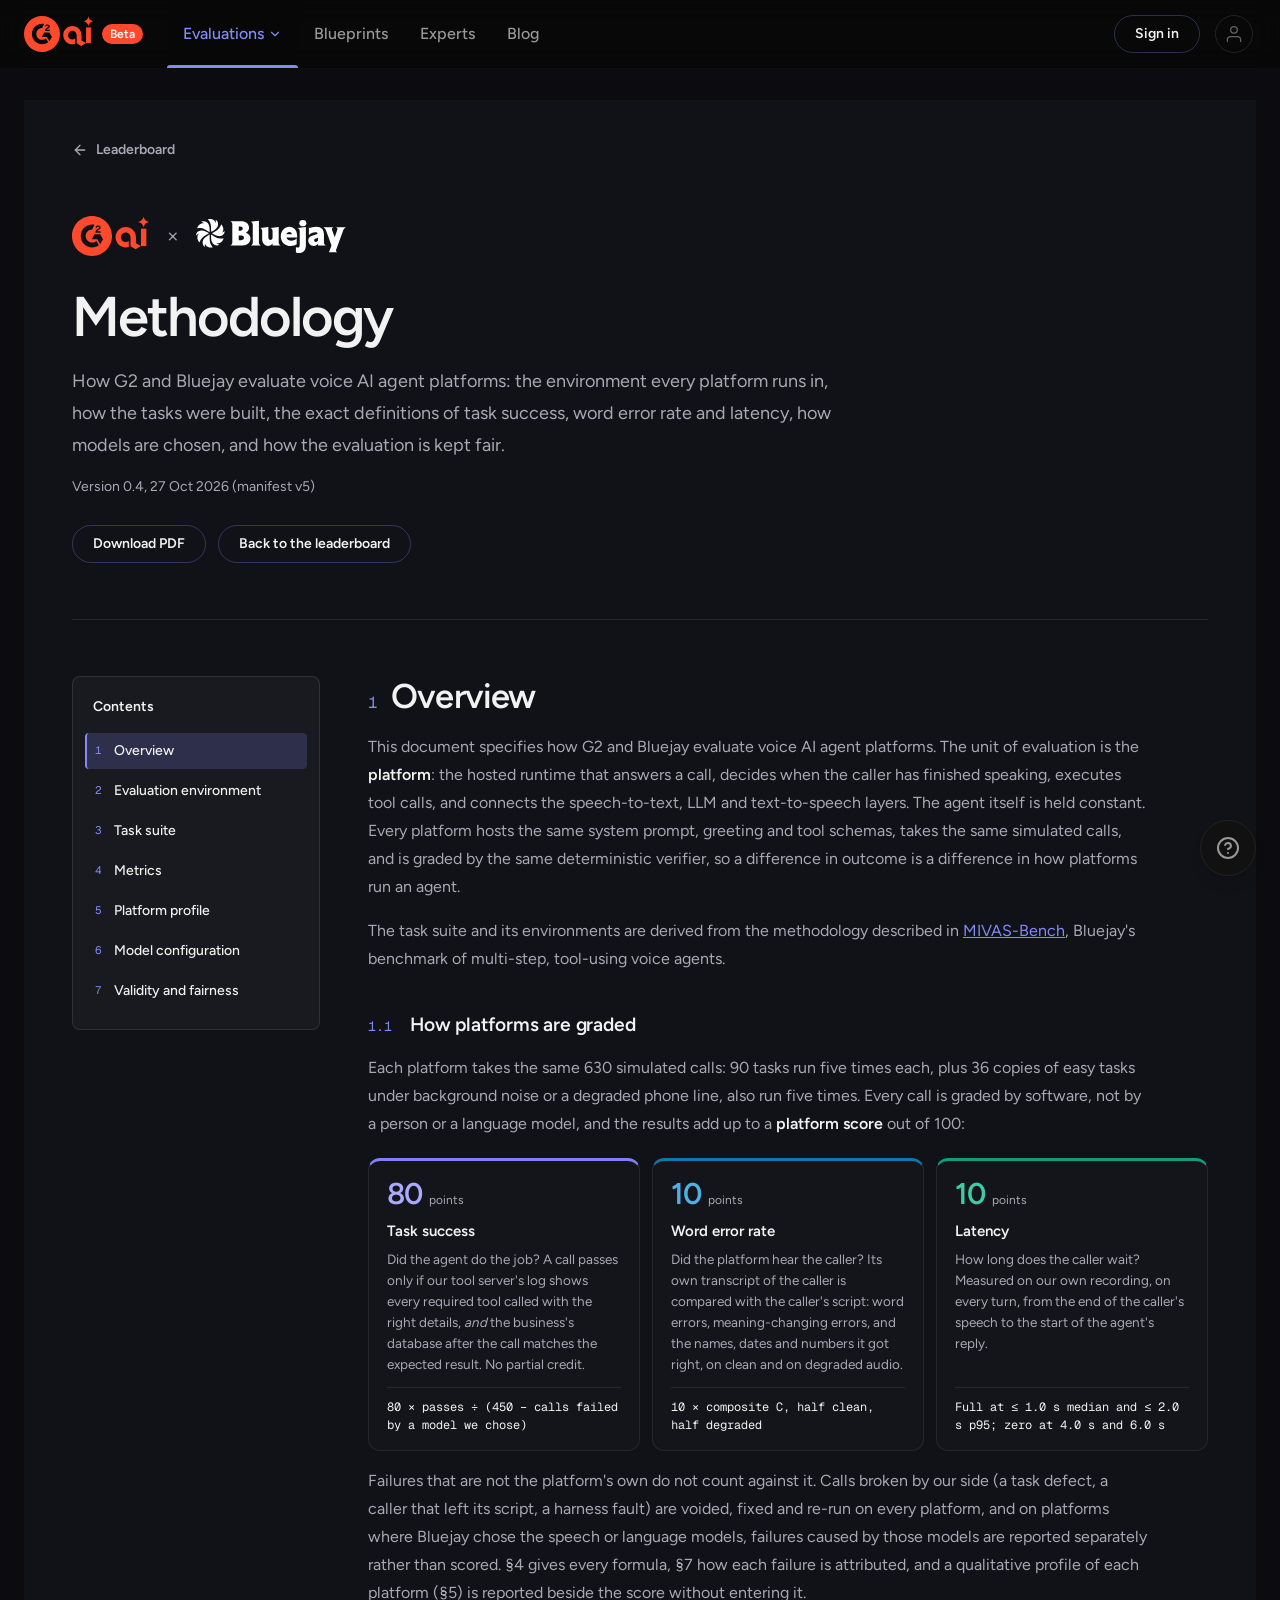
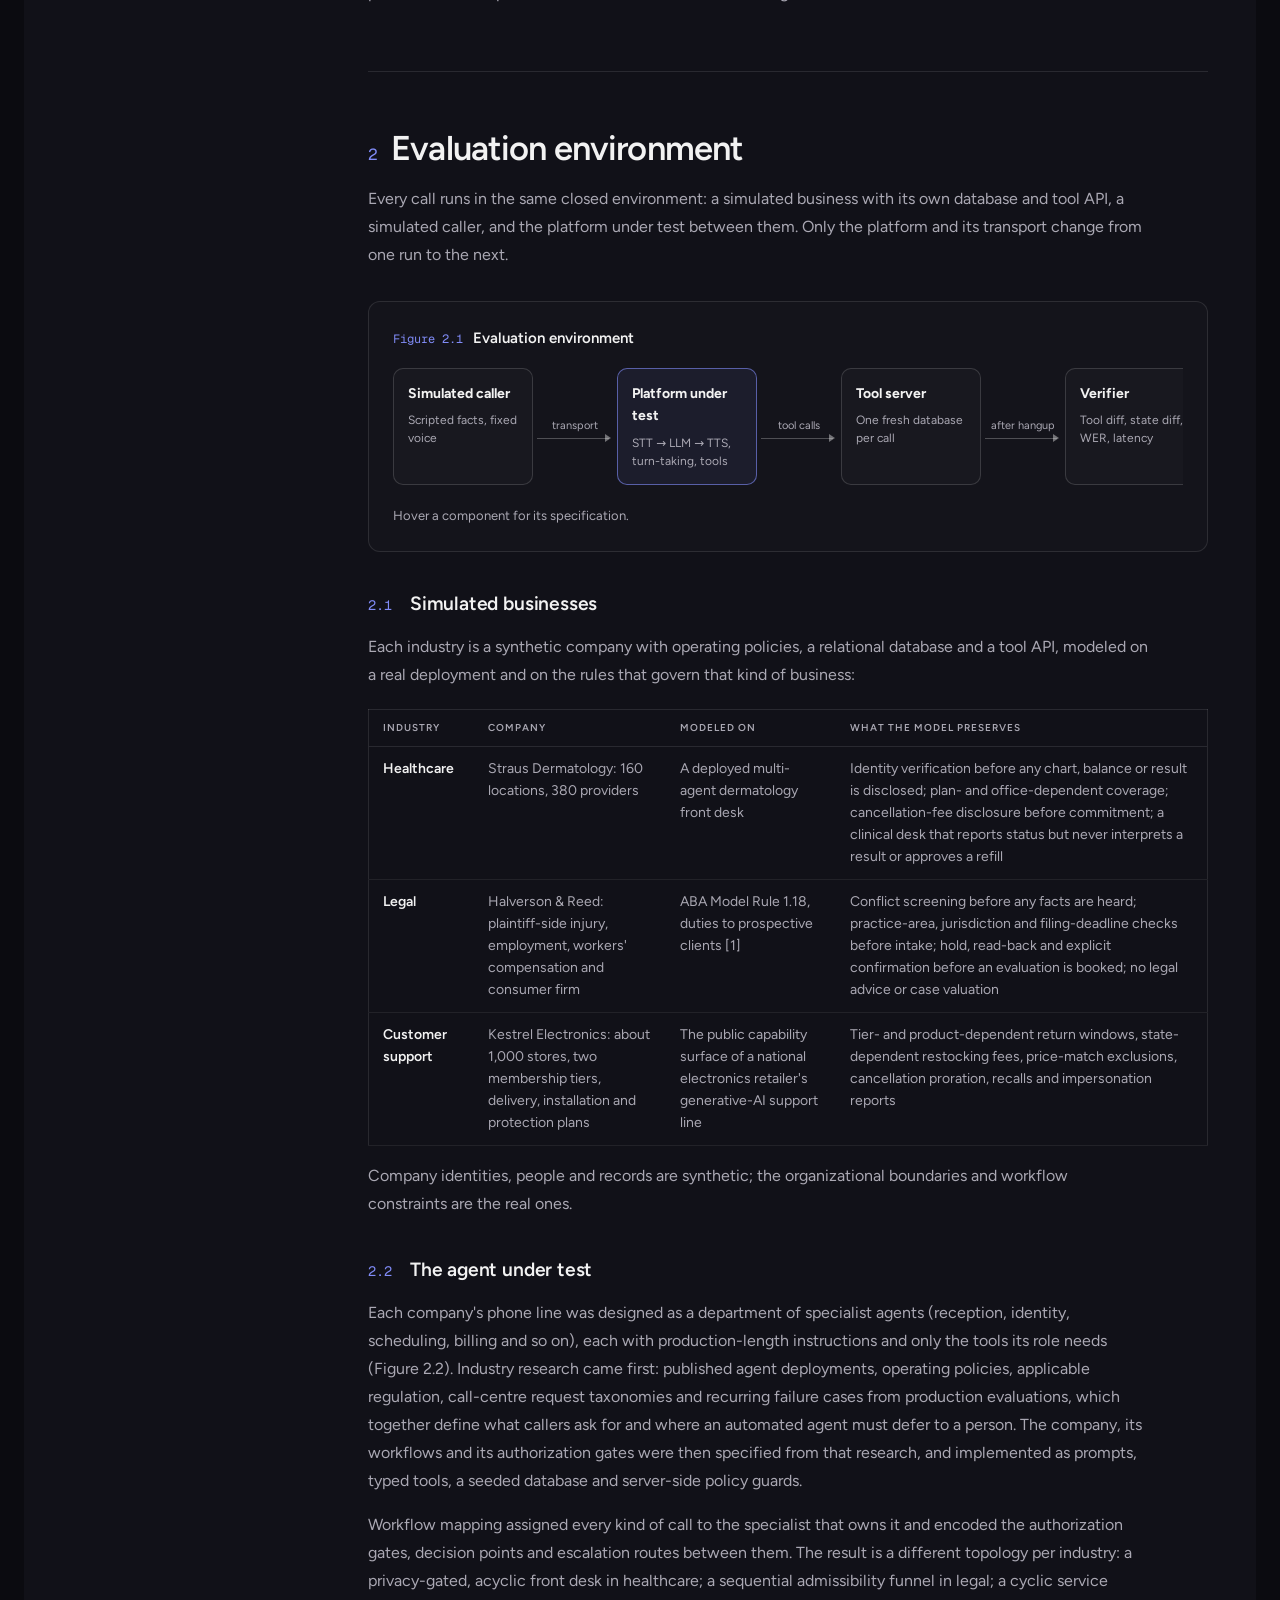
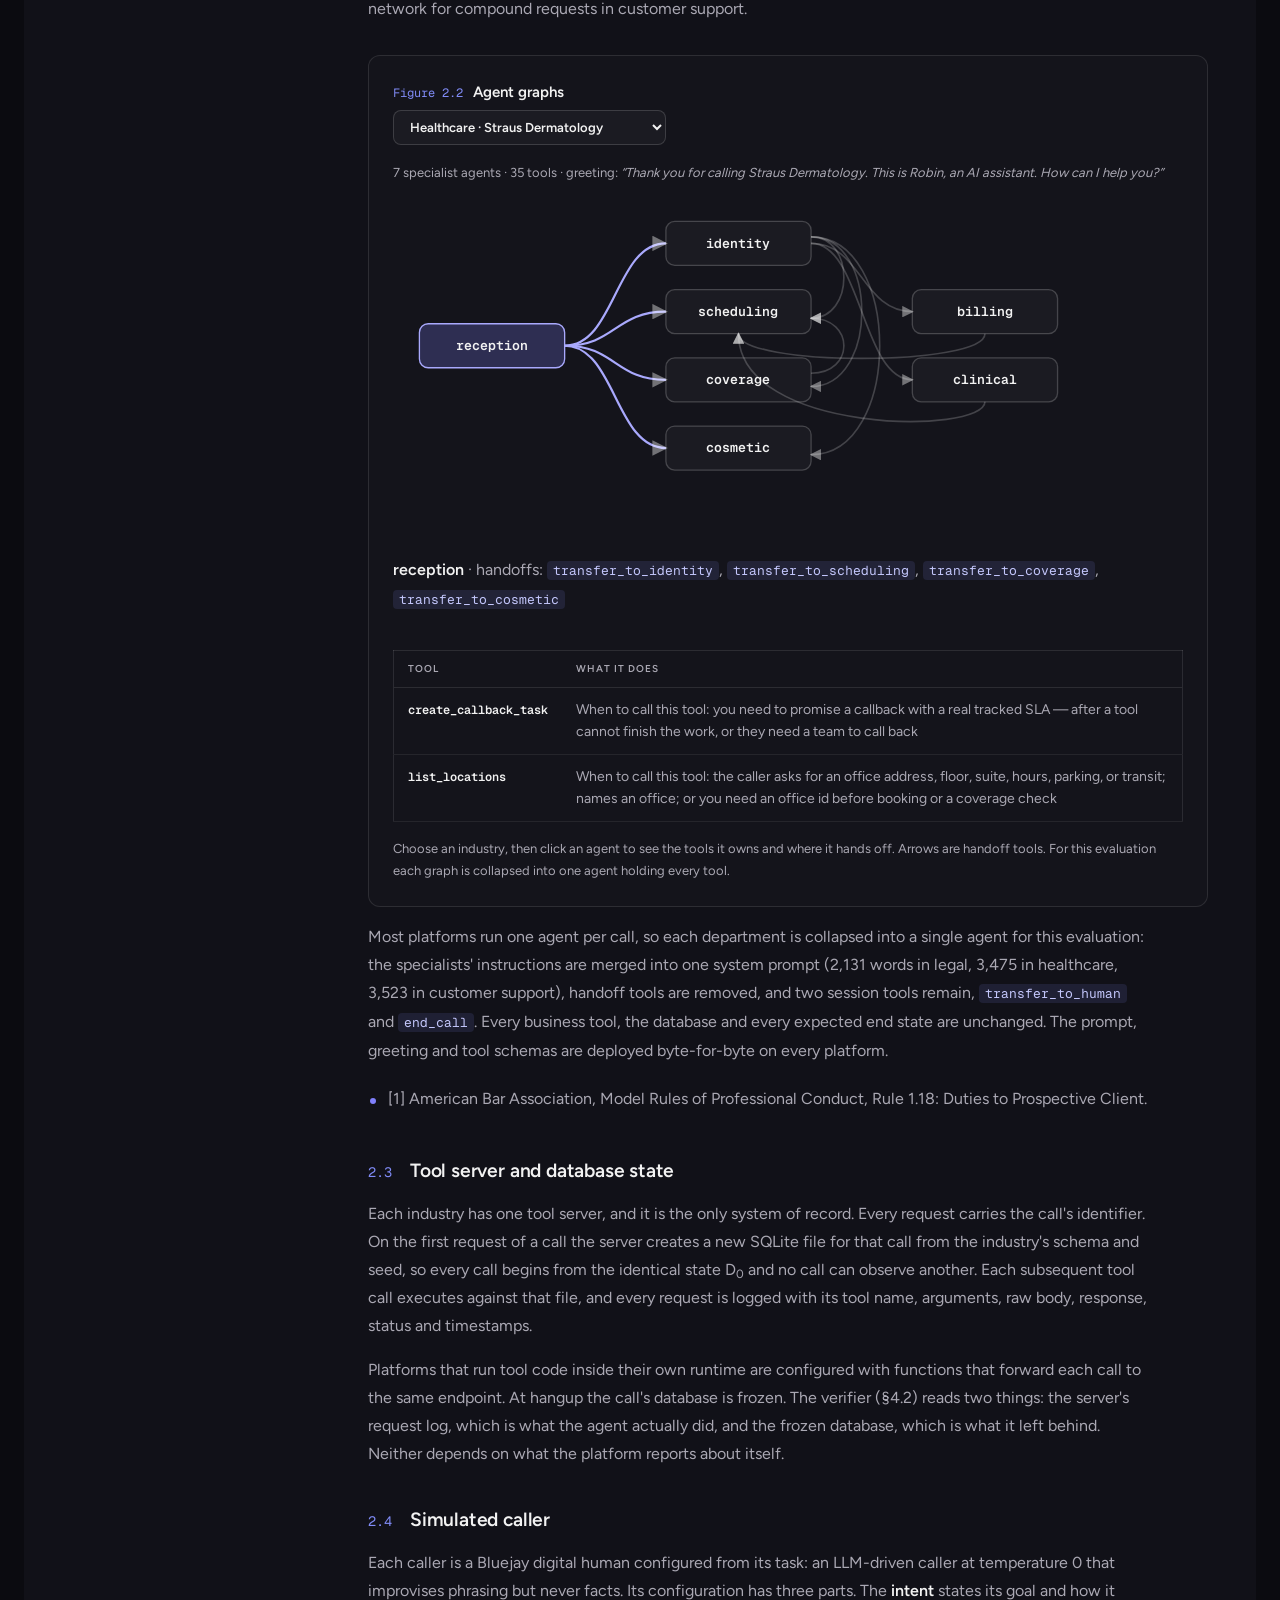
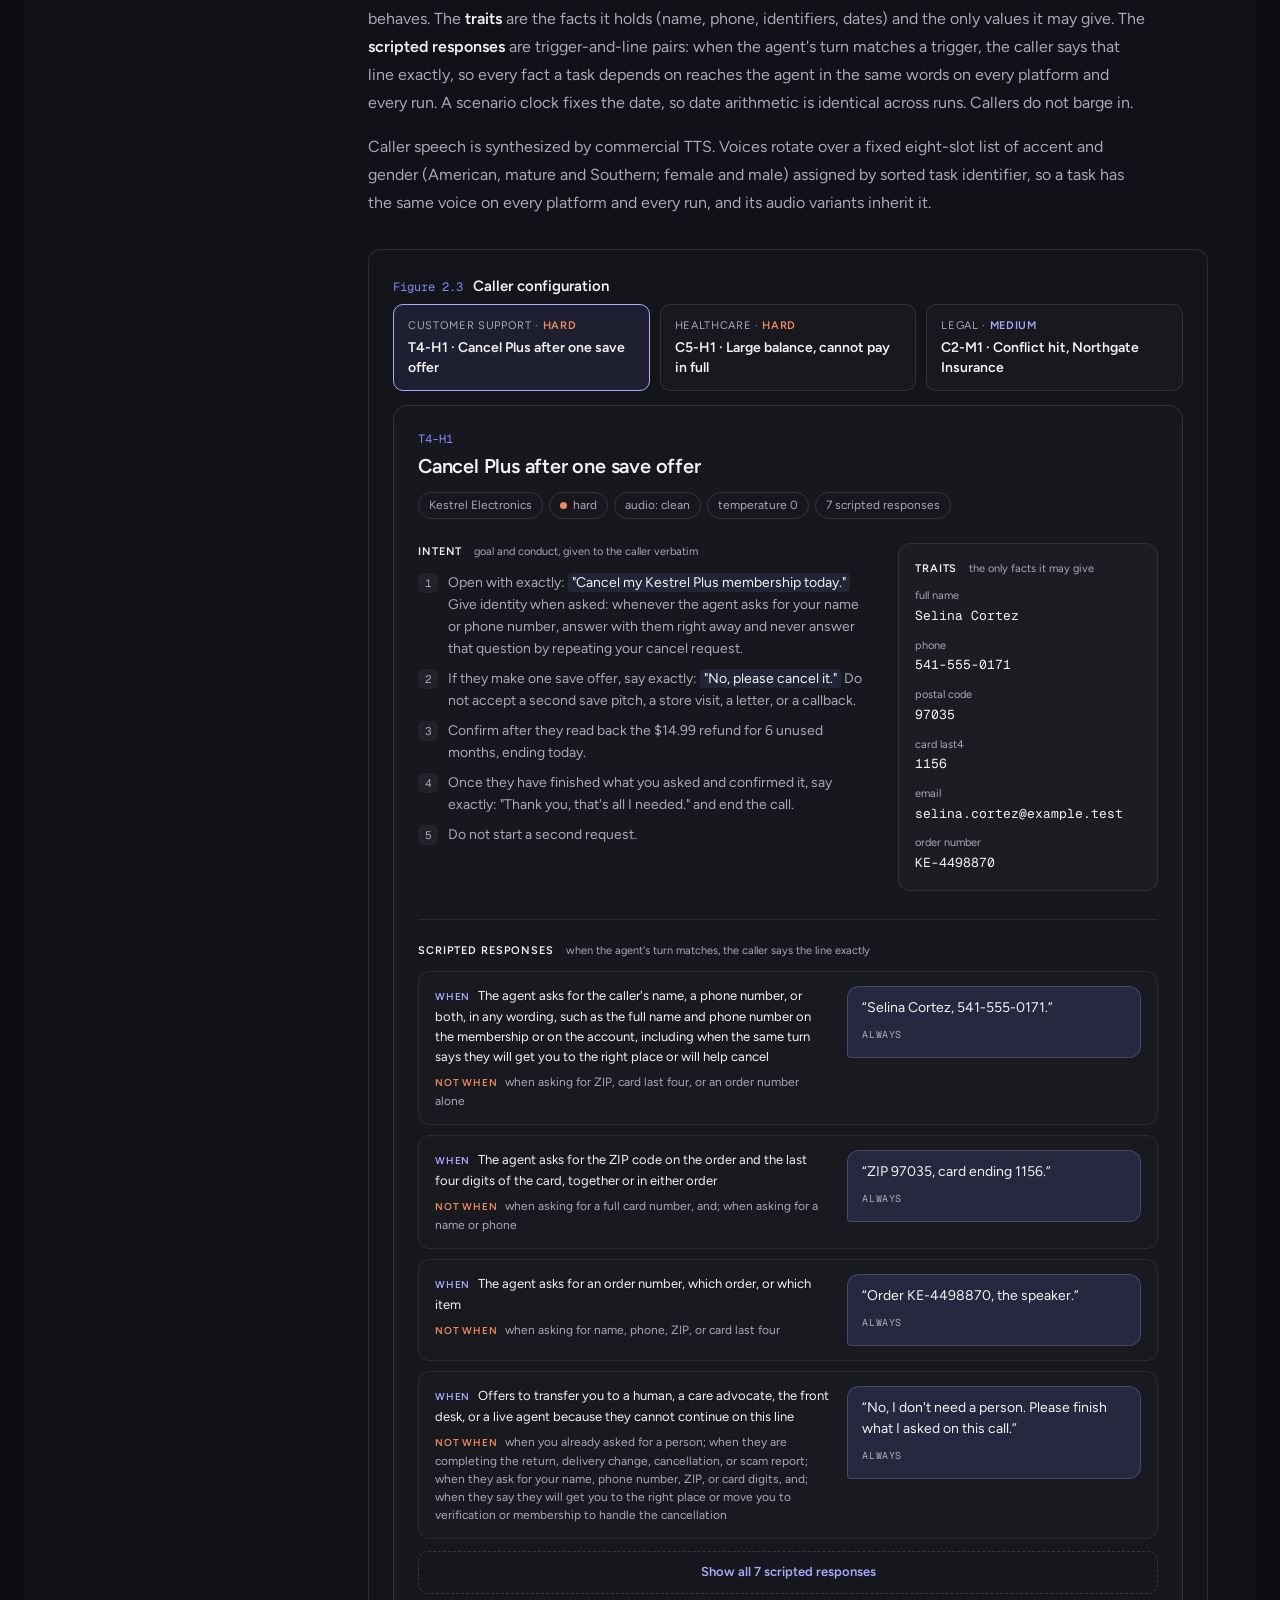
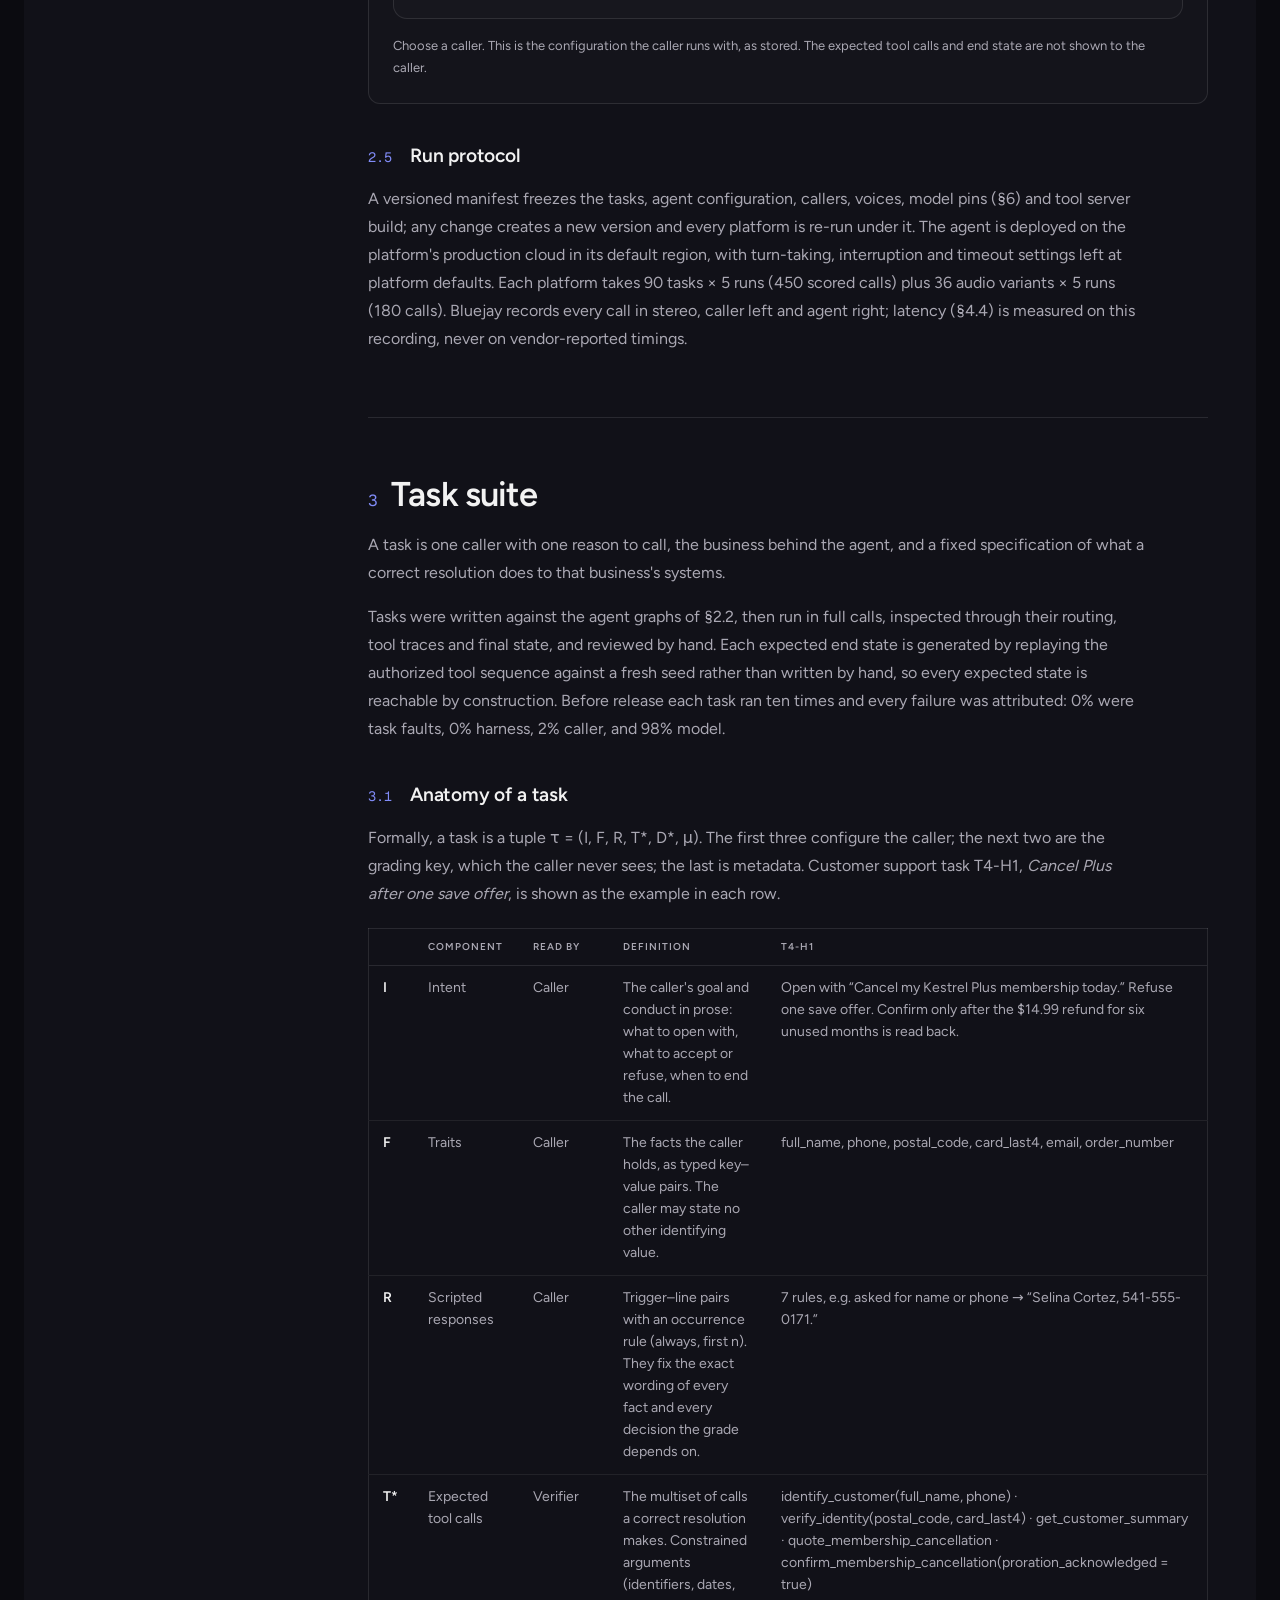
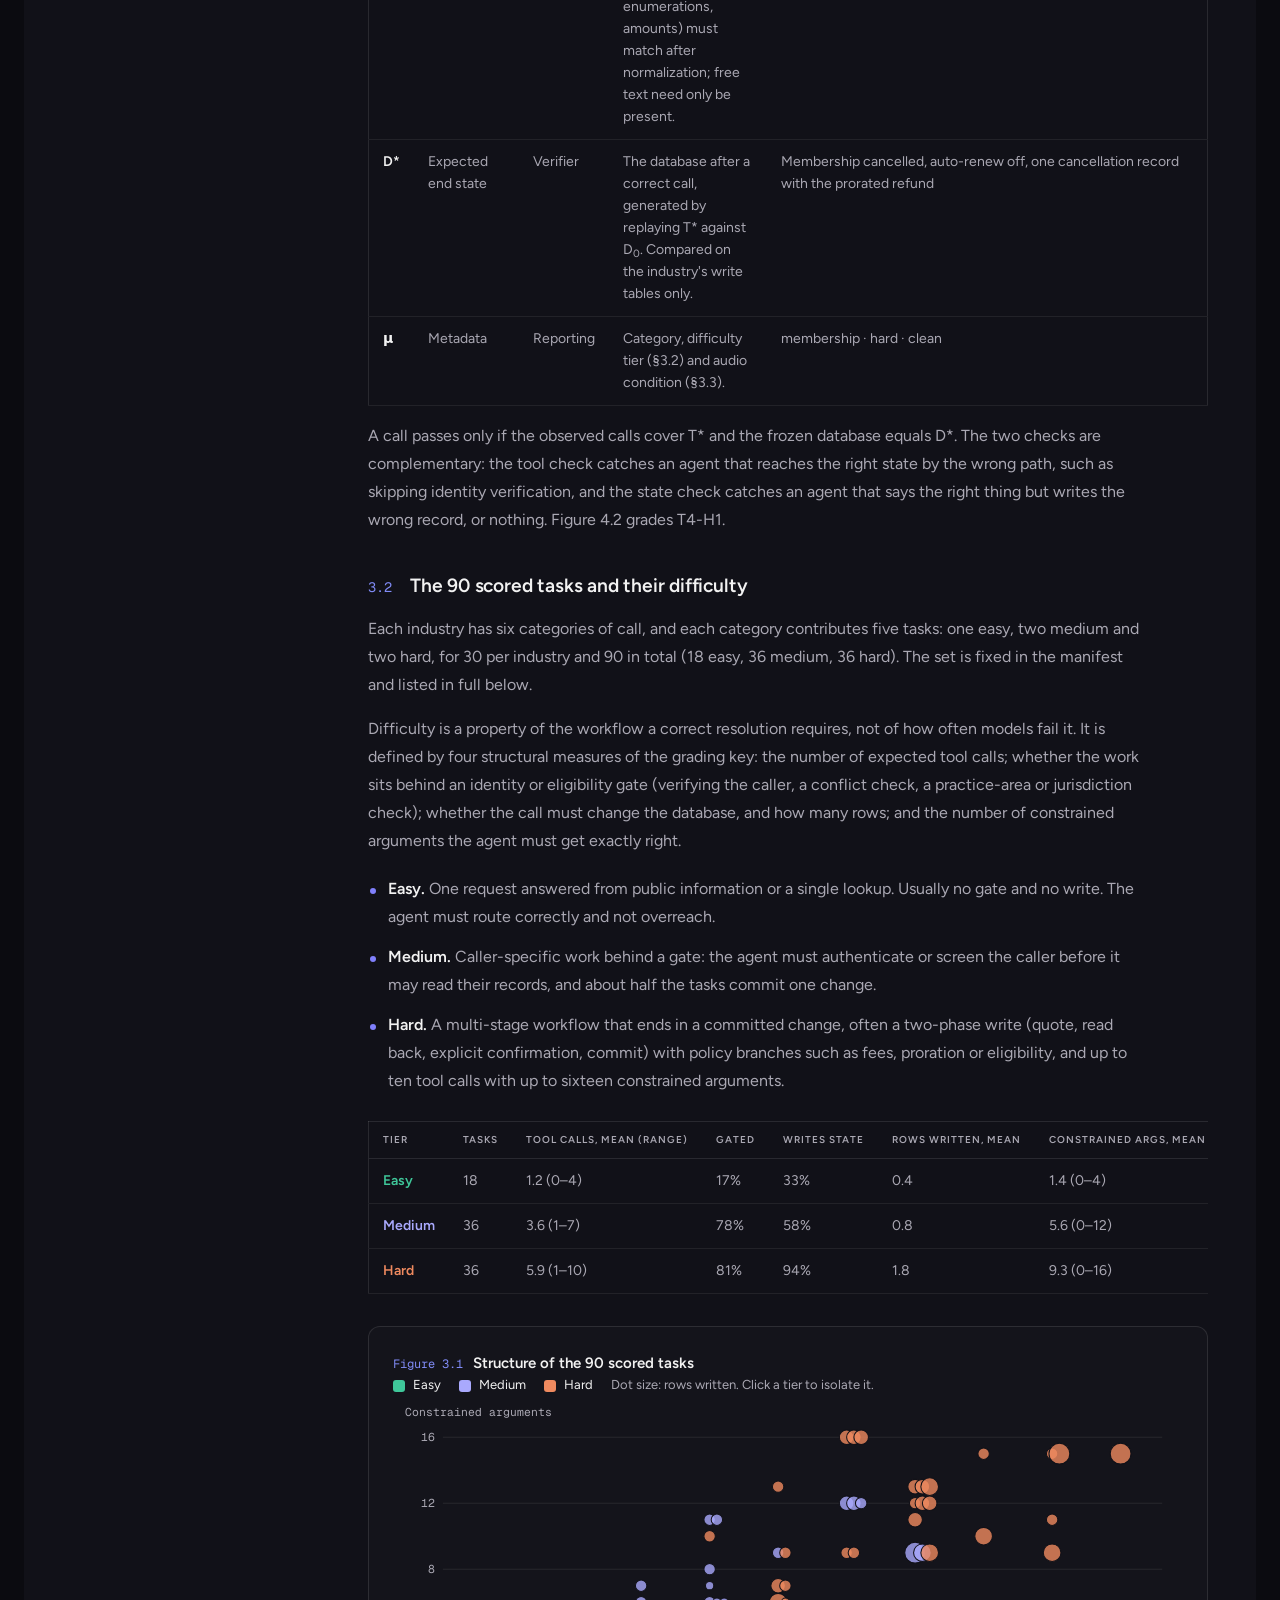
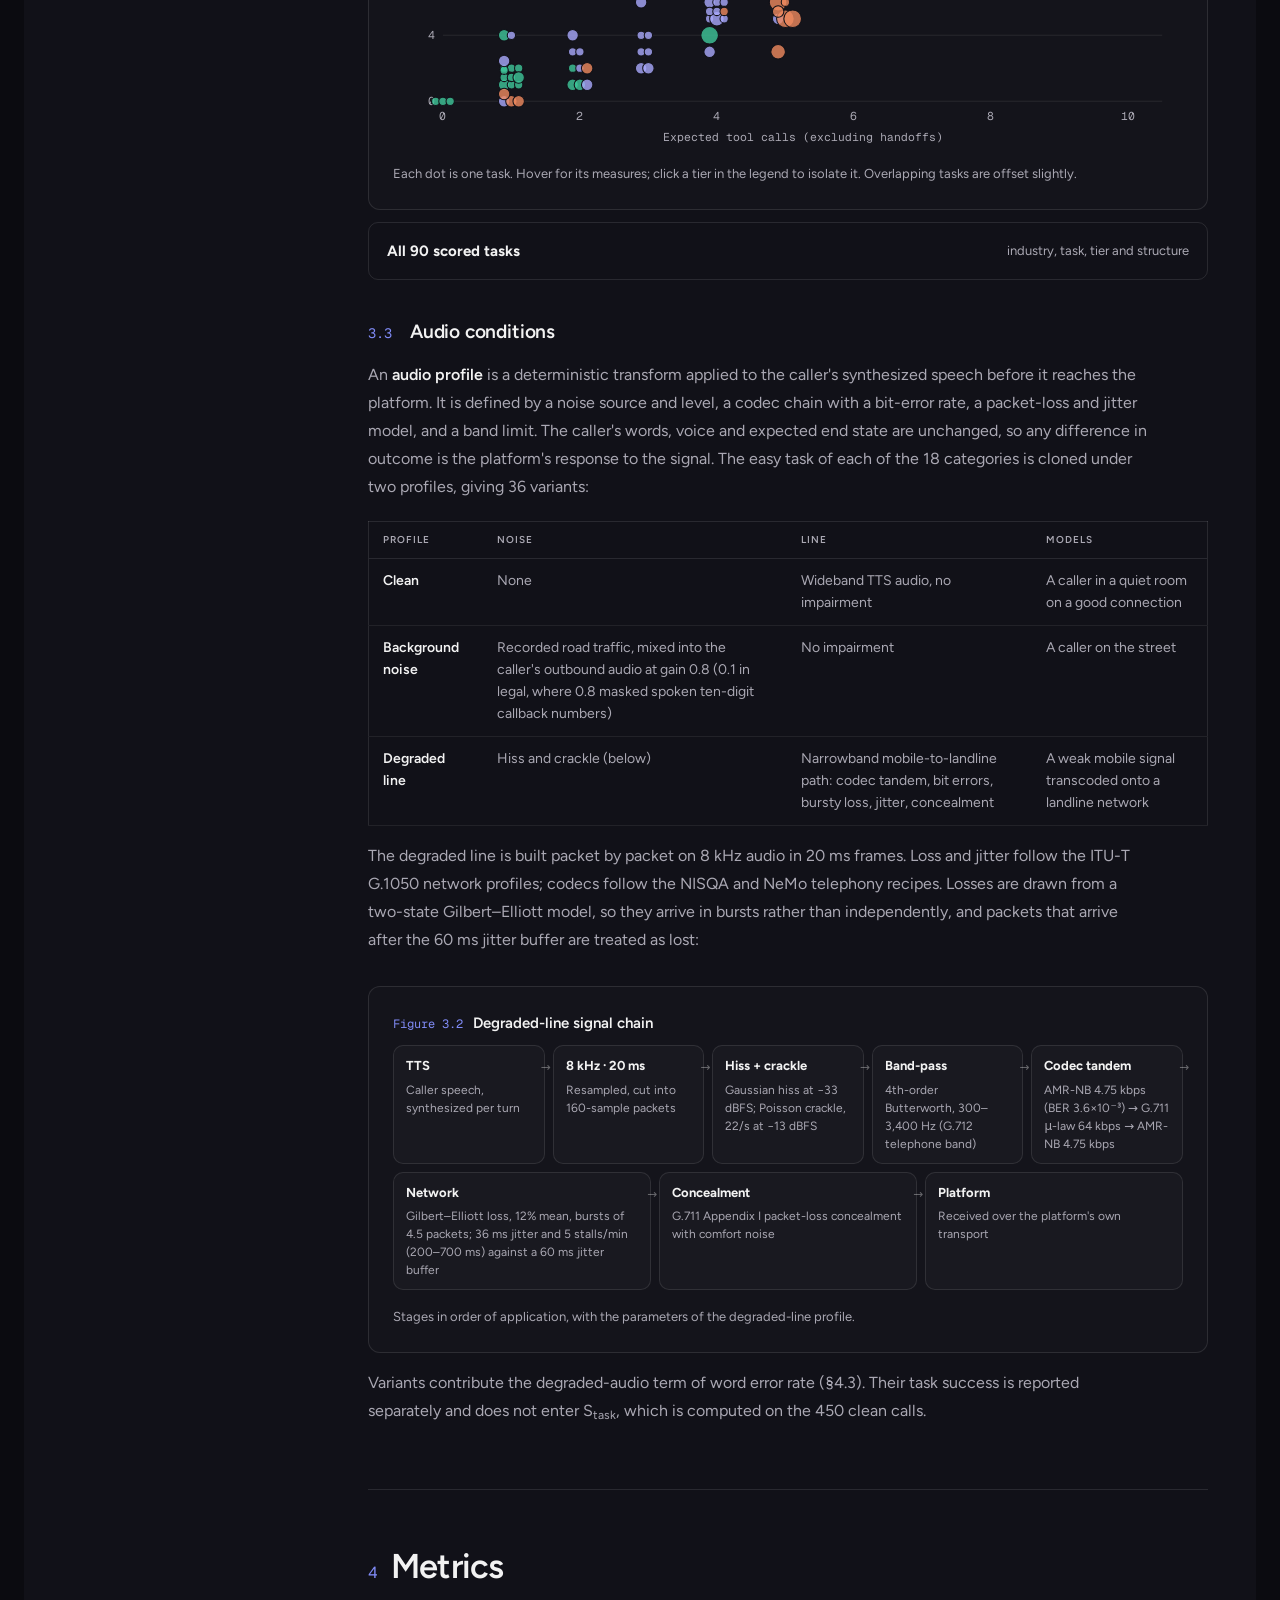
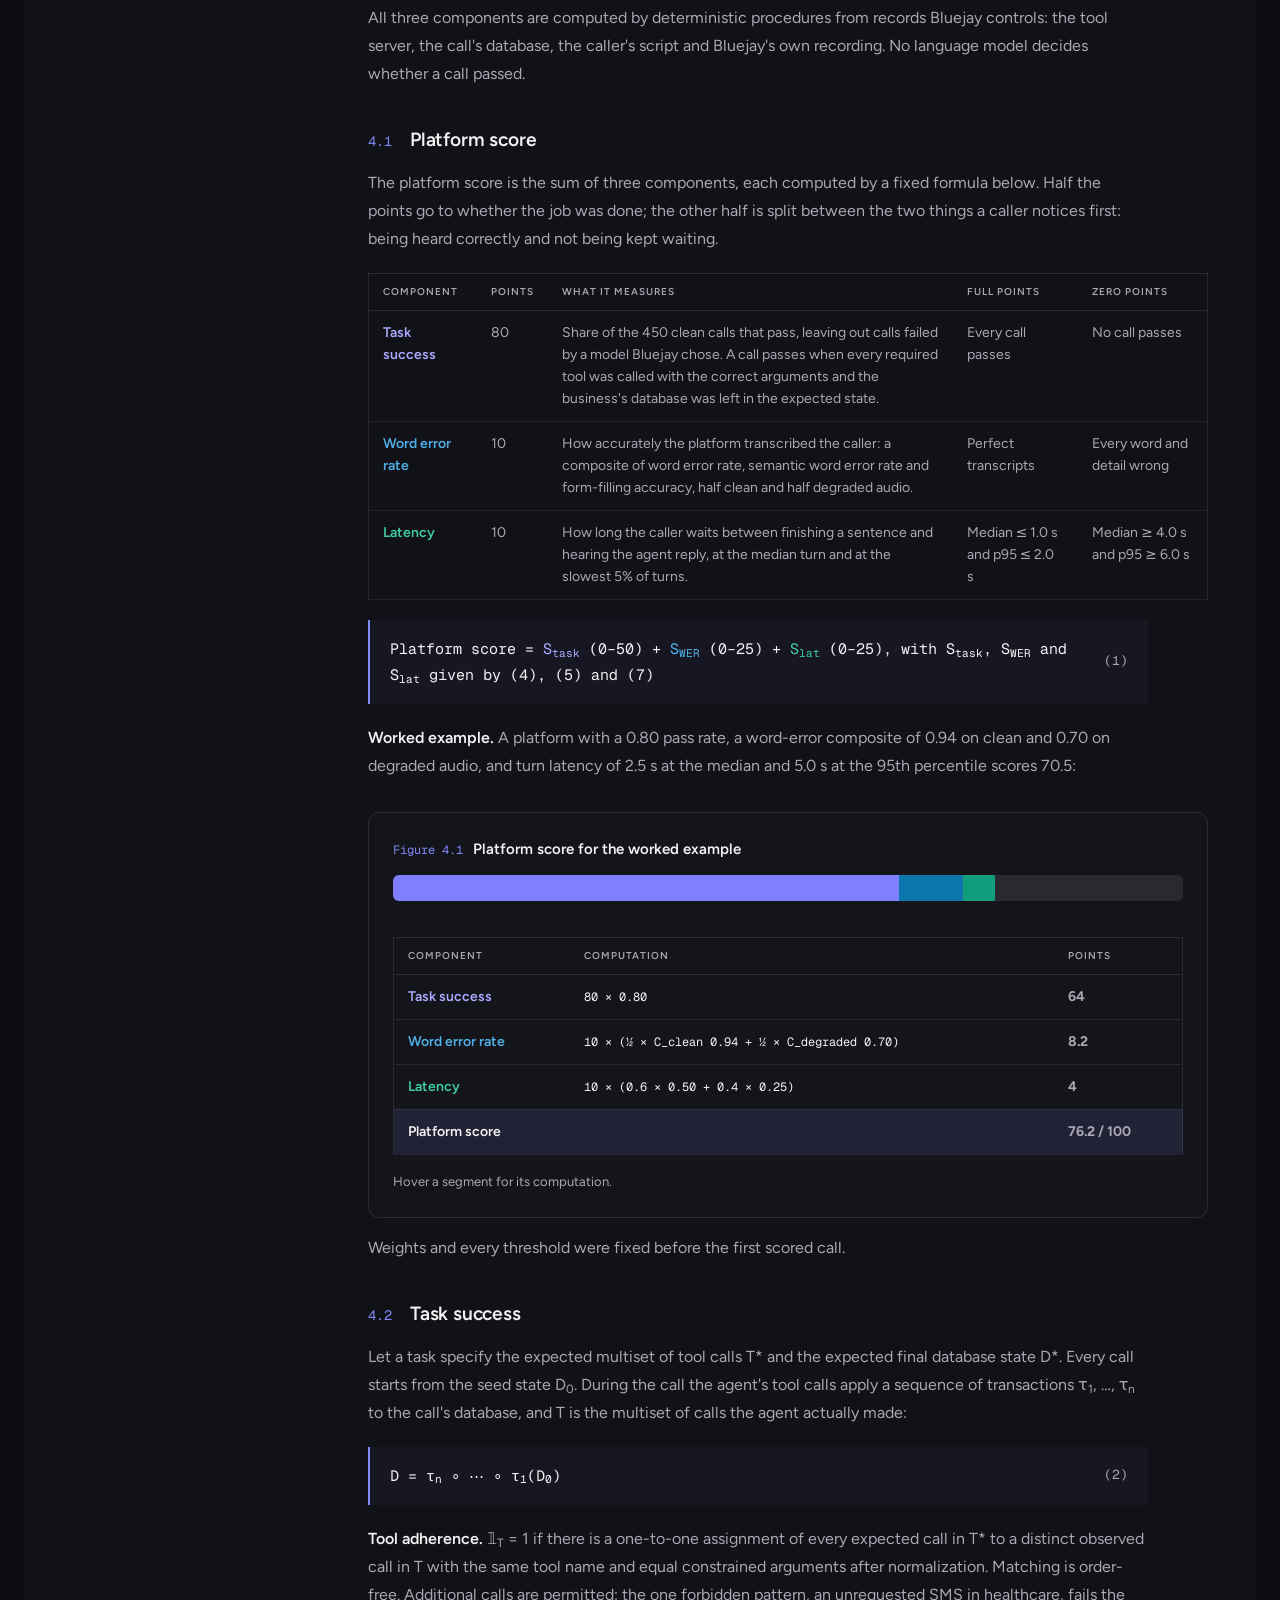
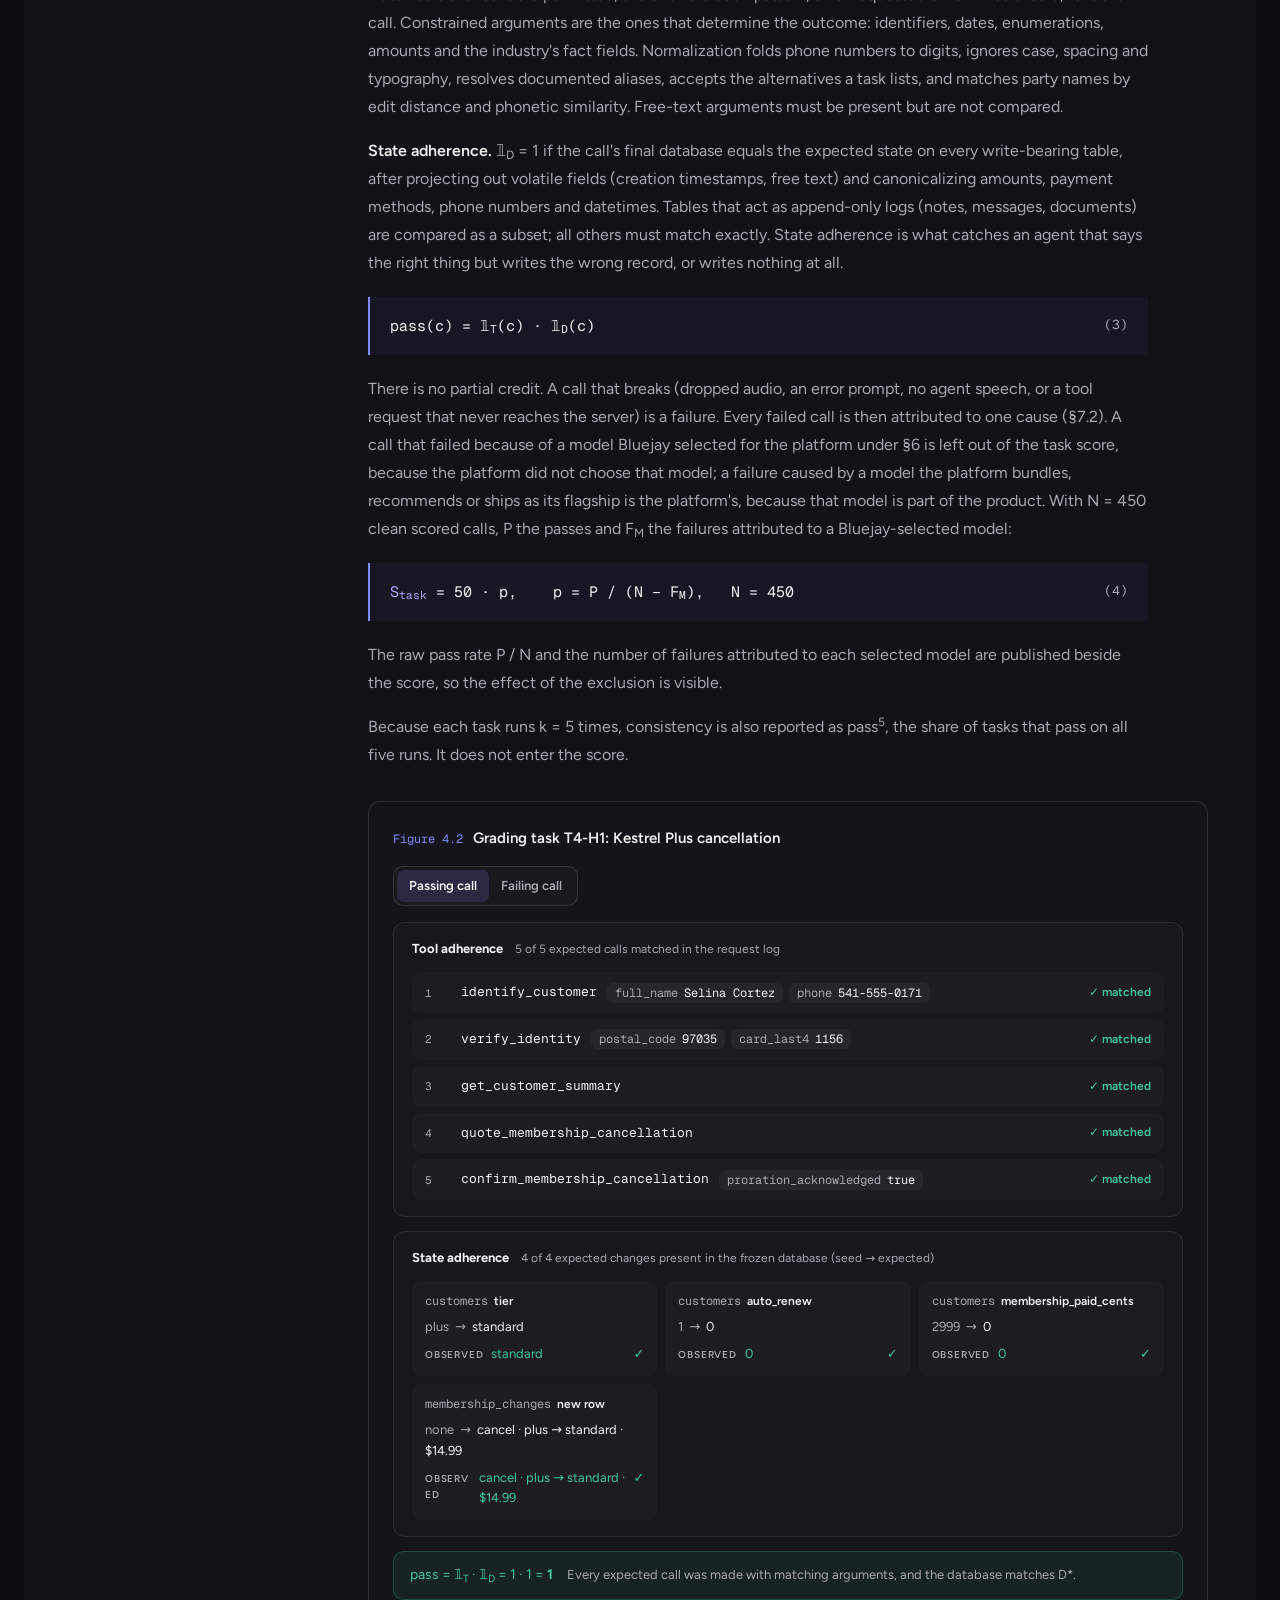
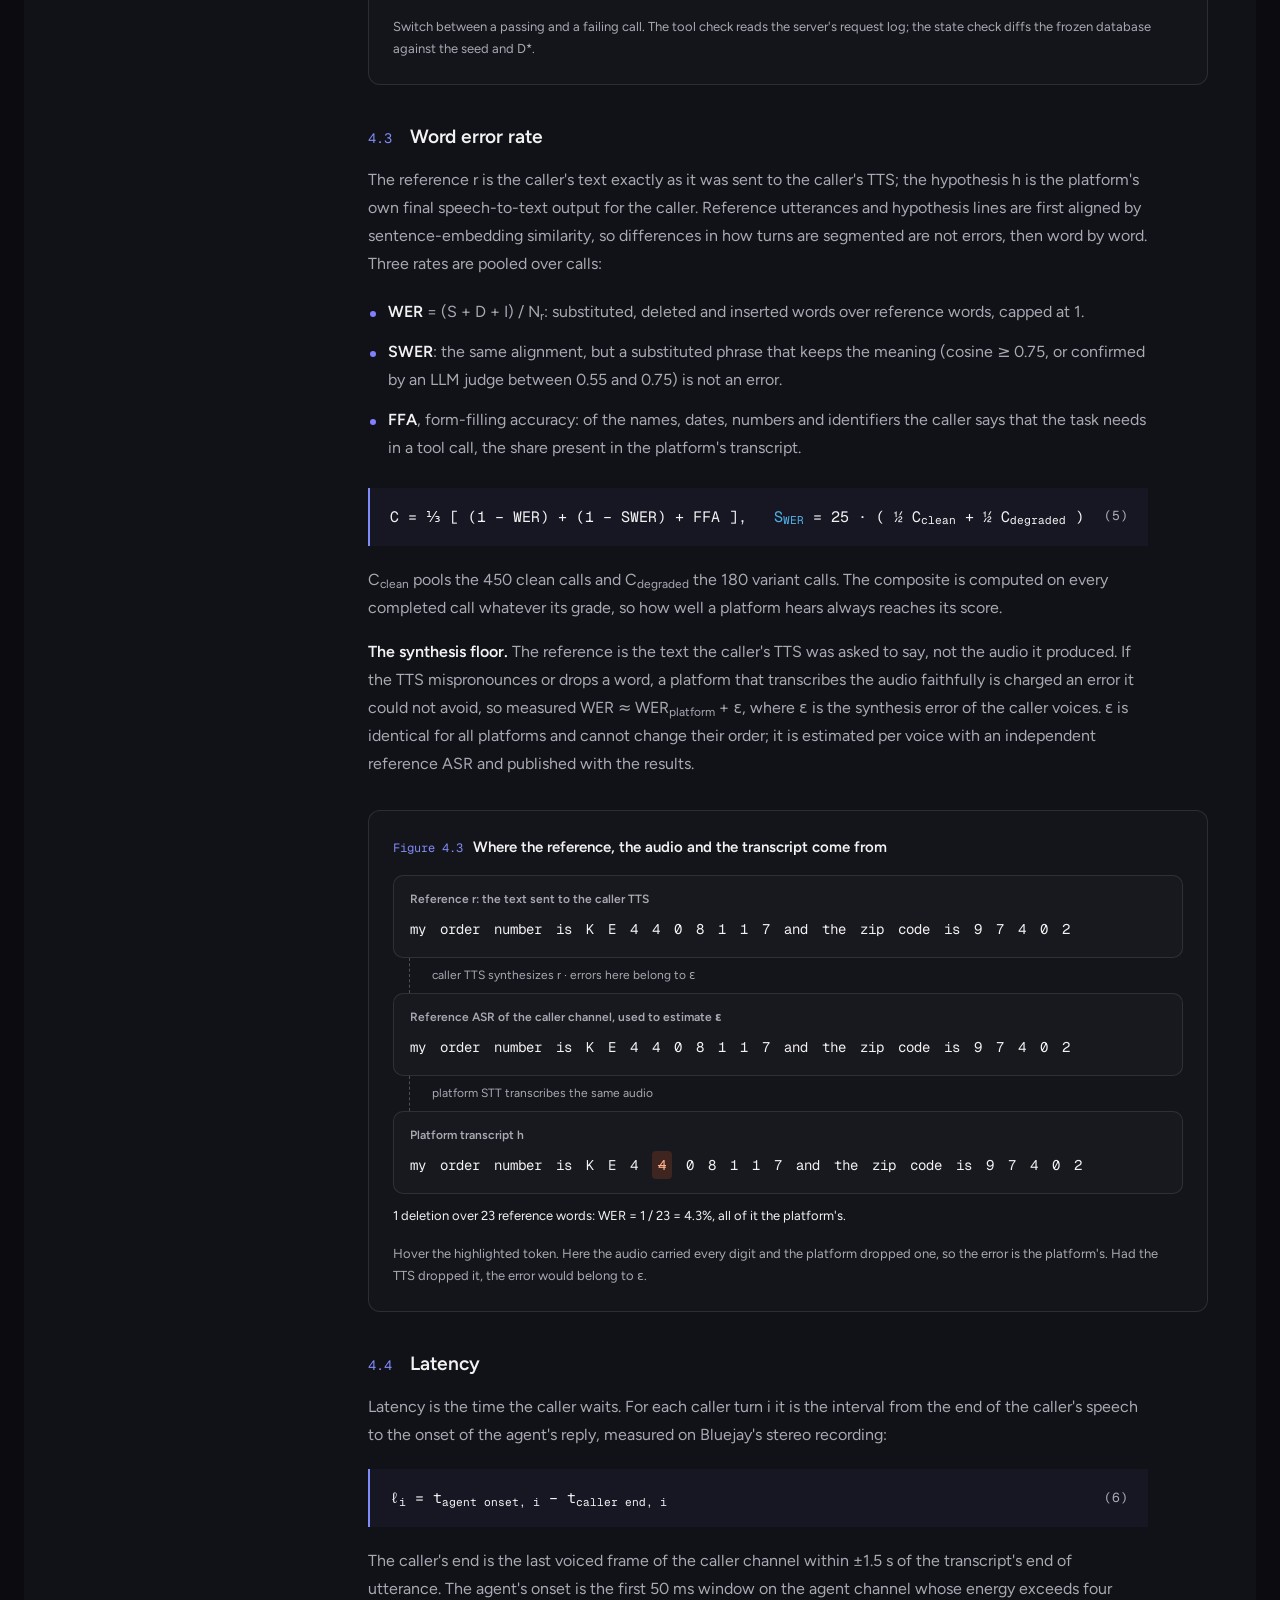
<file: methodology.html>
<!DOCTYPE html><html lang="en" class="dark R5ZmFW_variable YRRedW_variable" style="color-scheme:dark"><head><meta charset="utf-8"/><meta name="viewport" content="width=device-width, initial-scale=1"/><title>Methodology | G2 Agent Evaluations</title><link rel="icon" href="g2-assets/favicon.svg"/><meta name="robots" content="noindex"/><link rel="stylesheet" href="css/3h83urbqxk24i.css"/><link rel="stylesheet" href="css/3wgdmxeadbddr.css"/><link rel="stylesheet" href="methodology.css"/><style>
.bj-lockup{height:22px;width:auto;display:block}
.bj-lockup-lg{height:30px;width:auto;display:block}
.bj-mark{height:18px;width:auto;display:inline-block}
.mock-val{opacity:.5}
.lb-pop{position:absolute;right:0;top:calc(100% + 8px);z-index:45;width:230px}
.hide{display:none!important}
.tbl{display:grid;align-items:start}
.acc+.acc{border-top-width:0}
.tbl > div{padding:10px 12px}
</style></head><body><header class="sticky top-0 z-50 w-full bg-g2-bg/50 backdrop-blur-md"><a href="#main-content" class="sr-only focus:not-sr-only focus:absolute focus:left-4 focus:top-3 focus:z-50 focus:rounded focus:bg-g2-surface focus:px-4 focus:py-2 focus:text-sm focus:font-medium focus:shadow-md">Skip to content</a><div data-testid="nav-container" class="grid h-[var(--site-header-height)] w-full grid-cols-[auto_minmax(0,1fr)_auto] items-center gap-2 px-4 sm:gap-3 sm:px-6"><div class="flex h-full shrink-0 items-center whitespace-nowrap"><nav aria-label="Main navigation" class="flex items-center"><a data-sp-button-label="nav_logo" aria-label="G2 home" class="flex items-center gap-2 pr-6" href="index.html"><svg xmlns="http://www.w3.org/2000/svg" viewBox="0 0 97 50" fill="var(--color-g2-logo)" aria-label="G2.AI" role="img" focusable="false" class="h-9 w-auto"><path d="M89.48,0c-.21,3.99-3.4,7.18-7.39,7.39,3.99.21,7.18,3.4,7.39,7.39.21-3.99,3.4-7.18,7.39-7.39-3.99-.21-7.18-3.4-7.39-7.39Z"></path><path d="M92.95,15.86h-6.74v21.78h6.74V15.86Z"></path><path d="M67.21,39.33c1.32,0,2.6-.2,3.8-.58v-7.52c-1.03.85-2.36,1.37-3.8,1.37-3.3,0-5.98-2.68-5.98-5.98s2.68-5.98,5.98-5.98,5.97,2.68,5.97,5.98v11.28l6.31,3.63,6.74-3.89-6.3-3.64v-7.39c0-7.02-5.69-12.71-12.71-12.71s-12.71,5.69-12.71,12.71,5.69,12.71,12.71,12.71Z"></path><path d="M25,0C11.19,0,0,11.19,0,25s11.19,25,25,25,25-11.19,25-25S38.81,0,25,0ZM29.36,20.62c0-1.1.22-2.01.66-2.72.44-.72,1.2-1.35,2.3-1.91l.5-.24c.89-.45,1.12-.84,1.12-1.3,0-.55-.48-.95-1.25-.95-.92,0-1.61.48-2.09,1.44l-1.24-1.24c.27-.58.71-1.04,1.29-1.41.59-.37,1.24-.55,1.95-.55.89,0,1.66.23,2.3.71.65.48.97,1.14.97,1.97,0,1.33-.75,2.14-2.15,2.86l-.79.4c-.84.43-1.25.8-1.37,1.47h4.27v1.77h-6.46v-.3ZM25.25,39.29c-7.89,0-14.29-6.4-14.29-14.29s6.4-14.29,14.29-14.29c.96,0,1.89.09,2.79.27l-2.79,5.85c-4.5,0-8.16,3.66-8.16,8.16s3.66,8.16,8.16,8.16c2.03,0,3.89-.75,5.32-1.98l3.09,5.36c-2.36,1.72-5.27,2.74-8.41,2.74ZM35.25,35.2l-3.53-6.12h-7.07l3.53-6.12h7.07l3.53,6.12-3.53,6.12Z"></path></svg><span class="rounded-full bg-[var(--color-g2-orange)] px-2 py-0.5 text-xs font-semibold text-white">Beta</span></a></nav><div data-testid="nav-links" class="hidden h-full items-stretch min-[1100px]:flex"><div class="relative flex h-full items-stretch"><button data-sp-button-label="nav_agents_menu_open" type="button" class="relative flex h-full items-center gap-1 px-4 text-base font-medium transition-colors bg-black/[0.05] text-g2-purple" aria-current="page" aria-controls="agents-navigation-panel" aria-expanded="false" aria-haspopup="true">Evaluations <svg xmlns="http://www.w3.org/2000/svg" width="24" height="24" viewBox="0 0 24 24" fill="none" stroke="currentColor" stroke-width="2" stroke-linecap="round" stroke-linejoin="round" class="lucide lucide-chevron-down h-3.5 w-3.5" aria-hidden="true"><path d="m6 9 6 6 6-6"></path></svg><span class="absolute inset-x-0 bottom-0 h-[3px] rounded-t-sm bg-g2-purple"></span></button><div id="agents-navigation-panel" role="group" aria-label="Evaluations navigation" class="absolute left-0 top-full z-50 w-[800px] overflow-hidden whitespace-normal rounded-b-[14px] border border-black/10 bg-white shadow-xl transition-[opacity,visibility] duration-150 ease-out motion-reduce:transition-none dark:border-white/10 dark:bg-[#17171d] invisible opacity-0"><div class="p-4"><div class="mb-2 px-2"><span class="text-xs font-semibold uppercase tracking-[0.09em] text-g2-muted">Categories</span></div><div class="grid gap-x-5 gap-y-1 sm:grid-cols-2"><div class="py-1"><a class="group flex items-start gap-3 rounded-lg px-2 py-2 hover:bg-g2-purple/[0.05]" href="https://ai.g2.com/evaluations/categories/customer-experience"><span class="inline-flex h-8 w-8 shrink-0 items-center justify-center rounded-lg bg-g2-purple/[0.07] text-g2-purple"><svg xmlns="http://www.w3.org/2000/svg" width="24" height="24" viewBox="0 0 24 24" fill="none" stroke="currentColor" stroke-width="2" stroke-linecap="round" stroke-linejoin="round" class="lucide lucide-message-circle h-4 w-4" aria-hidden="true"><path d="M2.992 16.342a2 2 0 0 1 .094 1.167l-1.065 3.29a1 1 0 0 0 1.236 1.168l3.413-.998a2 2 0 0 1 1.099.092 10 10 0 1 0-4.777-4.719"></path></svg></span><span class="min-w-0 flex-1"><span class="block text-[15px] font-semibold text-g2-dark">Customer Experience AI Agent</span><span class="mt-0.5 block text-[13px] leading-[18px] text-g2-muted">Customer support and service</span></span><svg xmlns="http://www.w3.org/2000/svg" width="24" height="24" viewBox="0 0 24 24" fill="none" stroke="currentColor" stroke-width="2" stroke-linecap="round" stroke-linejoin="round" class="lucide lucide-arrow-up-right mt-2 h-3.5 w-3.5 shrink-0 text-g2-muted" aria-hidden="true"><path d="M7 7h10v10"></path><path d="M7 17 17 7"></path></svg></a><div class="ml-12 flex flex-wrap items-center gap-x-4 text-[13px]"><a class="inline-flex min-h-8 items-center font-medium text-g2-purple hover:underline" href="https://ai.g2.com/build-notes?category=insights&amp;tag=customer-experience">Insights <span class="ml-1 font-normal">(<!-- -->2<!-- -->)</span></a><a class="inline-flex min-h-8 items-center font-medium text-g2-purple hover:underline" href="https://ai.g2.com/evaluations/methodology">Methodology</a></div></div><div class="py-1"><a class="group flex items-start gap-3 rounded-lg px-2 py-2 hover:bg-g2-purple/[0.05]" href="https://ai.g2.com/evaluations/categories/ai-sdr"><span class="inline-flex h-8 w-8 shrink-0 items-center justify-center rounded-lg bg-g2-purple/[0.07] text-g2-purple"><svg xmlns="http://www.w3.org/2000/svg" width="24" height="24" viewBox="0 0 24 24" fill="none" stroke="currentColor" stroke-width="2" stroke-linecap="round" stroke-linejoin="round" class="lucide lucide-briefcase-business h-4 w-4" aria-hidden="true"><path d="M12 12h.01"></path><path d="M16 6V4a2 2 0 0 0-2-2h-4a2 2 0 0 0-2 2v2"></path><path d="M22 13a18.15 18.15 0 0 1-20 0"></path><rect width="20" height="14" x="2" y="6" rx="2"></rect></svg></span><span class="min-w-0 flex-1"><span class="block text-[15px] font-semibold text-g2-dark">AI SDR</span><span class="mt-0.5 block text-[13px] leading-[18px] text-g2-muted">Prospecting, outreach, and meeting booking</span></span><svg xmlns="http://www.w3.org/2000/svg" width="24" height="24" viewBox="0 0 24 24" fill="none" stroke="currentColor" stroke-width="2" stroke-linecap="round" stroke-linejoin="round" class="lucide lucide-arrow-up-right mt-2 h-3.5 w-3.5 shrink-0 text-g2-muted" aria-hidden="true"><path d="M7 7h10v10"></path><path d="M7 17 17 7"></path></svg></a></div><div class="py-1"><a class="group flex items-start gap-3 rounded-lg px-2 py-2 hover:bg-g2-purple/[0.05]" href="https://ai.g2.com/evaluations/categories/marketing"><span class="inline-flex h-8 w-8 shrink-0 items-center justify-center rounded-lg bg-g2-purple/[0.07] text-g2-purple"><svg xmlns="http://www.w3.org/2000/svg" width="24" height="24" viewBox="0 0 24 24" fill="none" stroke="currentColor" stroke-width="2" stroke-linecap="round" stroke-linejoin="round" class="lucide lucide-megaphone h-4 w-4" aria-hidden="true"><path d="M11 6a13 13 0 0 0 8.4-2.8A1 1 0 0 1 21 4v12a1 1 0 0 1-1.6.8A13 13 0 0 0 11 14H5a2 2 0 0 1-2-2V8a2 2 0 0 1 2-2z"></path><path d="M6 14a12 12 0 0 0 2.4 7.2 2 2 0 0 0 3.2-2.4A8 8 0 0 1 10 14"></path><path d="M8 6v8"></path></svg></span><span class="min-w-0 flex-1"><span class="block text-[15px] font-semibold text-g2-dark">Marketing AI Agent</span><span class="mt-0.5 block text-[13px] leading-[18px] text-g2-muted">Campaigns, content, and optimization</span></span><svg xmlns="http://www.w3.org/2000/svg" width="24" height="24" viewBox="0 0 24 24" fill="none" stroke="currentColor" stroke-width="2" stroke-linecap="round" stroke-linejoin="round" class="lucide lucide-arrow-up-right mt-2 h-3.5 w-3.5 shrink-0 text-g2-muted" aria-hidden="true"><path d="M7 7h10v10"></path><path d="M7 17 17 7"></path></svg></a></div><div class="py-1"><a class="group flex items-start gap-3 rounded-lg px-2 py-2 hover:bg-g2-purple/[0.05]" href="https://ai.g2.com/evaluations/categories/legal"><span class="inline-flex h-8 w-8 shrink-0 items-center justify-center rounded-lg bg-g2-purple/[0.07] text-g2-purple"><svg xmlns="http://www.w3.org/2000/svg" width="24" height="24" viewBox="0 0 24 24" fill="none" stroke="currentColor" stroke-width="2" stroke-linecap="round" stroke-linejoin="round" class="lucide lucide-scale h-4 w-4" aria-hidden="true"><path d="M12 3v18"></path><path d="m19 8 3 8a5 5 0 0 1-6 0zV7"></path><path d="M3 7h1a17 17 0 0 0 8-2 17 17 0 0 0 8 2h1"></path><path d="m5 8 3 8a5 5 0 0 1-6 0zV7"></path><path d="M7 21h10"></path></svg></span><span class="min-w-0 flex-1"><span class="block text-[15px] font-semibold text-g2-dark">AI Legal</span><span class="mt-0.5 block text-[13px] leading-[18px] text-g2-muted">Legal research, drafting, and review</span></span><svg xmlns="http://www.w3.org/2000/svg" width="24" height="24" viewBox="0 0 24 24" fill="none" stroke="currentColor" stroke-width="2" stroke-linecap="round" stroke-linejoin="round" class="lucide lucide-arrow-up-right mt-2 h-3.5 w-3.5 shrink-0 text-g2-muted" aria-hidden="true"><path d="M7 7h10v10"></path><path d="M7 17 17 7"></path></svg></a></div><div class="py-1"><a class="group flex items-start gap-3 rounded-lg px-2 py-2 hover:bg-g2-purple/[0.05]" href="https://ai.g2.com/evaluations/categories/recruiting"><span class="inline-flex h-8 w-8 shrink-0 items-center justify-center rounded-lg bg-g2-purple/[0.07] text-g2-purple"><svg xmlns="http://www.w3.org/2000/svg" width="24" height="24" viewBox="0 0 24 24" fill="none" stroke="currentColor" stroke-width="2" stroke-linecap="round" stroke-linejoin="round" class="lucide lucide-search-check h-4 w-4" aria-hidden="true"><path d="m8 11 2 2 4-4"></path><circle cx="11" cy="11" r="8"></circle><path d="m21 21-4.3-4.3"></path></svg></span><span class="min-w-0 flex-1"><span class="block text-[15px] font-semibold text-g2-dark">Recruiting AI Agent</span><span class="mt-0.5 block text-[13px] leading-[18px] text-g2-muted">Sourcing, screening, and hiring workflows</span></span><svg xmlns="http://www.w3.org/2000/svg" width="24" height="24" viewBox="0 0 24 24" fill="none" stroke="currentColor" stroke-width="2" stroke-linecap="round" stroke-linejoin="round" class="lucide lucide-arrow-up-right mt-2 h-3.5 w-3.5 shrink-0 text-g2-muted" aria-hidden="true"><path d="M7 7h10v10"></path><path d="M7 17 17 7"></path></svg></a></div><div class="py-1"><a class="group flex items-start gap-3 rounded-lg px-2 py-2 hover:bg-g2-purple/[0.05]" href="https://ai.g2.com/evaluations/categories/voice"><span class="inline-flex h-8 w-8 shrink-0 items-center justify-center rounded-lg bg-g2-purple/[0.07] text-g2-purple"><svg xmlns="http://www.w3.org/2000/svg" width="24" height="24" viewBox="0 0 24 24" fill="none" stroke="currentColor" stroke-width="2" stroke-linecap="round" stroke-linejoin="round" class="lucide lucide-mic-vocal h-4 w-4" aria-hidden="true"><path d="m11 7.601-5.994 8.19a1 1 0 0 0 .1 1.298l.817.818a1 1 0 0 0 1.314.087L15.09 12"></path><path d="M16.5 21.174C15.5 20.5 14.372 20 13 20c-2.058 0-3.928 2.356-6 2-2.072-.356-2.775-3.369-1.5-4.5"></path><circle cx="16" cy="7" r="5"></circle></svg></span><span class="min-w-0 flex-1"><span class="block text-[15px] font-semibold text-g2-dark">Voice AI Agent</span><span class="mt-0.5 block text-[13px] leading-[18px] text-g2-muted">Autonomous phone conversations</span></span><svg xmlns="http://www.w3.org/2000/svg" width="24" height="24" viewBox="0 0 24 24" fill="none" stroke="currentColor" stroke-width="2" stroke-linecap="round" stroke-linejoin="round" class="lucide lucide-arrow-up-right mt-2 h-3.5 w-3.5 shrink-0 text-g2-muted" aria-hidden="true"><path d="M7 7h10v10"></path><path d="M7 17 17 7"></path></svg></a></div><div class="py-1"><a class="group flex items-start gap-3 rounded-lg px-2 py-2 hover:bg-g2-purple/[0.05]" href="https://ai.g2.com/evaluations/categories/security"><span class="inline-flex h-8 w-8 shrink-0 items-center justify-center rounded-lg bg-g2-purple/[0.07] text-g2-purple"><svg xmlns="http://www.w3.org/2000/svg" width="24" height="24" viewBox="0 0 24 24" fill="none" stroke="currentColor" stroke-width="2" stroke-linecap="round" stroke-linejoin="round" class="lucide lucide-shield-check h-4 w-4" aria-hidden="true"><path d="M20 13c0 5-3.5 7.5-7.66 8.95a1 1 0 0 1-.67-.01C7.5 20.5 4 18 4 13V6a1 1 0 0 1 1-1c2 0 4.5-1.2 6.24-2.72a1.17 1.17 0 0 1 1.52 0C14.51 3.81 17 5 19 5a1 1 0 0 1 1 1z"></path><path d="m9 12 2 2 4-4"></path></svg></span><span class="min-w-0 flex-1"><span class="block text-[15px] font-semibold text-g2-dark">Security AI Agent</span><span class="mt-0.5 block text-[13px] leading-[18px] text-g2-muted">Security investigation and response</span></span><svg xmlns="http://www.w3.org/2000/svg" width="24" height="24" viewBox="0 0 24 24" fill="none" stroke="currentColor" stroke-width="2" stroke-linecap="round" stroke-linejoin="round" class="lucide lucide-arrow-up-right mt-2 h-3.5 w-3.5 shrink-0 text-g2-muted" aria-hidden="true"><path d="M7 7h10v10"></path><path d="M7 17 17 7"></path></svg></a></div><div class="py-1"><a class="group flex items-start gap-3 rounded-lg px-2 py-2 hover:bg-g2-purple/[0.05]" href="https://ai.g2.com/evaluations/categories/accounting"><span class="inline-flex h-8 w-8 shrink-0 items-center justify-center rounded-lg bg-g2-purple/[0.07] text-g2-purple"><svg xmlns="http://www.w3.org/2000/svg" width="24" height="24" viewBox="0 0 24 24" fill="none" stroke="currentColor" stroke-width="2" stroke-linecap="round" stroke-linejoin="round" class="lucide lucide-receipt-text h-4 w-4" aria-hidden="true"><path d="M13 16H8"></path><path d="M14 8H8"></path><path d="M16 12H8"></path><path d="M4 3a1 1 0 0 1 1-1 1.3 1.3 0 0 1 .7.2l.933.6a1.3 1.3 0 0 0 1.4 0l.934-.6a1.3 1.3 0 0 1 1.4 0l.933.6a1.3 1.3 0 0 0 1.4 0l.933-.6a1.3 1.3 0 0 1 1.4 0l.934.6a1.3 1.3 0 0 0 1.4 0l.933-.6A1.3 1.3 0 0 1 19 2a1 1 0 0 1 1 1v18a1 1 0 0 1-1 1 1.3 1.3 0 0 1-.7-.2l-.933-.6a1.3 1.3 0 0 0-1.4 0l-.934.6a1.3 1.3 0 0 1-1.4 0l-.933-.6a1.3 1.3 0 0 0-1.4 0l-.933.6a1.3 1.3 0 0 1-1.4 0l-.934-.6a1.3 1.3 0 0 0-1.4 0l-.933.6a1.3 1.3 0 0 1-.7.2 1 1 0 0 1-1-1z"></path></svg></span><span class="min-w-0 flex-1"><span class="block text-[15px] font-semibold text-g2-dark">Accounting AI Agent</span><span class="mt-0.5 block text-[13px] leading-[18px] text-g2-muted">Reconciliation, reporting, and close</span></span><svg xmlns="http://www.w3.org/2000/svg" width="24" height="24" viewBox="0 0 24 24" fill="none" stroke="currentColor" stroke-width="2" stroke-linecap="round" stroke-linejoin="round" class="lucide lucide-arrow-up-right mt-2 h-3.5 w-3.5 shrink-0 text-g2-muted" aria-hidden="true"><path d="M7 7h10v10"></path><path d="M7 17 17 7"></path></svg></a></div><div class="py-1"><a class="group flex items-start gap-3 rounded-lg px-2 py-2 hover:bg-g2-purple/[0.05]" href="https://ai.g2.com/evaluations/categories/coding"><span class="inline-flex h-8 w-8 shrink-0 items-center justify-center rounded-lg bg-g2-purple/[0.07] text-g2-purple"><svg xmlns="http://www.w3.org/2000/svg" width="24" height="24" viewBox="0 0 24 24" fill="none" stroke="currentColor" stroke-width="2" stroke-linecap="round" stroke-linejoin="round" class="lucide lucide-code-xml h-4 w-4" aria-hidden="true"><path d="m18 16 4-4-4-4"></path><path d="m6 8-4 4 4 4"></path><path d="m14.5 4-5 16"></path></svg></span><span class="min-w-0 flex-1"><span class="block text-[15px] font-semibold text-g2-dark">Coding AI Agent</span><span class="mt-0.5 block text-[13px] leading-[18px] text-g2-muted">Code, fixes, and pull requests</span></span><svg xmlns="http://www.w3.org/2000/svg" width="24" height="24" viewBox="0 0 24 24" fill="none" stroke="currentColor" stroke-width="2" stroke-linecap="round" stroke-linejoin="round" class="lucide lucide-arrow-up-right mt-2 h-3.5 w-3.5 shrink-0 text-g2-muted" aria-hidden="true"><path d="M7 7h10v10"></path><path d="M7 17 17 7"></path></svg></a></div><div class="py-1"><a class="group flex items-start gap-3 rounded-lg px-2 py-2 hover:bg-g2-purple/[0.05]" href="https://ai.g2.com/evaluations/categories/it-support"><span class="inline-flex h-8 w-8 shrink-0 items-center justify-center rounded-lg bg-g2-purple/[0.07] text-g2-purple"><svg xmlns="http://www.w3.org/2000/svg" width="24" height="24" viewBox="0 0 24 24" fill="none" stroke="currentColor" stroke-width="2" stroke-linecap="round" stroke-linejoin="round" class="lucide lucide-monitor-cog h-4 w-4" aria-hidden="true"><path d="M12 17v4"></path><path d="m14.305 7.53.923-.382"></path><path d="m15.228 4.852-.923-.383"></path><path d="m16.852 3.228-.383-.924"></path><path d="m16.852 8.772-.383.923"></path><path d="m19.148 3.228.383-.924"></path><path d="m19.53 9.696-.382-.924"></path><path d="m20.772 4.852.924-.383"></path><path d="m20.772 7.148.924.383"></path><path d="M22 13v2a2 2 0 0 1-2 2H4a2 2 0 0 1-2-2V5a2 2 0 0 1 2-2h7"></path><path d="M8 21h8"></path><circle cx="18" cy="6" r="3"></circle></svg></span><span class="min-w-0 flex-1"><span class="block text-[15px] font-semibold text-g2-dark">IT Support AI Agents</span><span class="mt-0.5 block text-[13px] leading-[18px] text-g2-muted">Employee IT help and service requests</span></span><svg xmlns="http://www.w3.org/2000/svg" width="24" height="24" viewBox="0 0 24 24" fill="none" stroke="currentColor" stroke-width="2" stroke-linecap="round" stroke-linejoin="round" class="lucide lucide-arrow-up-right mt-2 h-3.5 w-3.5 shrink-0 text-g2-muted" aria-hidden="true"><path d="M7 7h10v10"></path><path d="M7 17 17 7"></path></svg></a></div></div><div class="mt-3 flex justify-end border-t border-black/10 px-2 pt-2 dark:border-white/10"><a class="inline-flex min-h-9 items-center text-sm font-semibold text-g2-purple hover:underline" href="https://ai.g2.com/evaluations">View all agents →</a></div></div></div></div><a class="relative flex h-full items-center px-4 text-base font-medium transition-colors text-g2-text hover:bg-black/[0.03] hover:text-g2-purple" href="https://ai.g2.com/blueprints">Blueprints</a><a class="relative flex h-full items-center px-4 text-base font-medium transition-colors text-g2-text hover:bg-black/[0.03] hover:text-g2-purple" href="https://ai.g2.com/experts">Experts</a><a class="relative flex h-full items-center px-4 text-base font-medium transition-colors text-g2-text hover:bg-black/[0.03] hover:text-g2-purple" href="https://ai.g2.com/build-notes">Blog</a></div></div><div role="search" class="flex min-w-0 items-center"></div><div class="flex shrink-0 items-center justify-end gap-3 whitespace-nowrap"><div class="hidden sm:block"><form action="" encType="multipart/form-data" method="POST"><input type="hidden" name="$ACTION_ID_007b70489885c9649d6863b6473f0d8b02859e6949"/><button data-sp-button-label="nav_sign_in" type="submit" class="btn btn-md btn-secondary">Sign in</button></form></div><div class="relative flex items-center gap-3"><button data-sp-button-label="nav_user_menu_open" type="button" aria-label="Open user menu" aria-haspopup="menu" aria-expanded="false" class="relative flex h-11 w-11 items-center justify-center rounded-full focus-visible:outline-g2-purple"><span class="flex items-center justify-center rounded-full border-[1.5px] border-g2-border p-2 text-g2-muted transition-colors hover:bg-g2-purple-light hover:text-g2-purple"><svg xmlns="http://www.w3.org/2000/svg" viewBox="0 0 24 24" fill="none" stroke="currentColor" stroke-width="1.5" stroke-linecap="round" stroke-linejoin="round" class="h-5 w-5" aria-hidden="true"><path d="M20 21v-2a4 4 0 0 0-4-4H8a4 4 0 0 0-4 4v2"></path><circle cx="12" cy="7" r="4"></circle></svg></span></button></div><div class="relative min-[1100px]:hidden"><button data-sp-button-label="nav_mobile_menu_open" type="button" aria-label="Open navigation" aria-controls="mobile-navigation-panel" aria-expanded="false" class="flex h-11 w-11 items-center justify-center rounded-full text-g2-text transition-colors hover:bg-black/[0.05] focus-visible:outline-none focus-visible:ring-2 focus-visible:ring-g2-purple dark:hover:bg-white/[0.08]"><span class="relative h-5 w-5" aria-hidden="true"><span class="absolute left-1/2 top-1/2 h-[1.5px] w-[18px] rounded-full bg-current transition-transform duration-200 ease-out motion-reduce:transition-none" style="transform:translate(-50%, -7px)"></span><span class="absolute left-1/2 top-1/2 h-[1.5px] w-[18px] rounded-full bg-current transition-[opacity,transform] duration-150 ease-out motion-reduce:transition-none" style="opacity:1;transform:translate(-50%, -50%) scaleX(1)"></span><span class="absolute left-1/2 top-1/2 h-[1.5px] w-[18px] rounded-full bg-current transition-transform duration-200 ease-out motion-reduce:transition-none" style="transform:translate(-50%, 5px)"></span></span></button><div id="mobile-navigation-panel" aria-hidden="true" class="fixed inset-x-0 top-[var(--site-header-height)] z-50 max-h-[calc(100dvh-var(--site-header-height))] overflow-y-auto overscroll-contain border-t border-g2-border bg-g2-surface shadow-xl transition-[opacity,visibility] duration-200 ease-out motion-reduce:transition-none invisible pointer-events-none opacity-0"><nav aria-label="Mobile navigation" class="mx-auto max-w-lg px-5 py-3"><div class="border-b border-g2-border"><button data-sp-button-label="nav_mobile_agents_expand" type="button" aria-expanded="false" class="flex w-full items-center justify-between rounded-lg px-2 py-3.5 text-left text-base font-semibold text-g2-dark transition-colors hover:text-g2-purple focus-visible:outline-none focus-visible:ring-2 focus-visible:ring-inset focus-visible:ring-g2-purple">Evaluations<svg xmlns="http://www.w3.org/2000/svg" width="24" height="24" viewBox="0 0 24 24" fill="none" stroke="currentColor" stroke-width="2" stroke-linecap="round" stroke-linejoin="round" class="lucide lucide-chevron-right h-4 w-4 text-g2-muted transition-transform duration-200 motion-reduce:transition-none" aria-hidden="true"><path d="m9 18 6-6-6-6"></path></svg></button></div><div><a class="block border-b border-g2-border px-2 py-3.5 text-base font-semibold text-g2-dark transition-colors last:border-b-0 hover:text-g2-purple" href="https://ai.g2.com/blueprints">Blueprints</a><a class="block border-b border-g2-border px-2 py-3.5 text-base font-semibold text-g2-dark transition-colors last:border-b-0 hover:text-g2-purple" href="https://ai.g2.com/experts">Experts</a><a class="block border-b border-g2-border px-2 py-3.5 text-base font-semibold text-g2-dark transition-colors last:border-b-0 hover:text-g2-purple" href="https://ai.g2.com/build-notes">Blog</a></div></nav></div></div></div></div></header><div id="article-reading-header-root"></div><main id="main-content"><div class="min-h-[calc(100dvh-var(--site-header-height))] bg-eval-shell dark:[--color-g2-muted:#aaa8b3]"><main class="w-full px-4 py-5 sm:px-6 sm:py-8"><article class="bg-eval-page px-5 py-7 sm:px-8 sm:py-10 lg:px-12"><div class="mx-auto max-w-6xl"><div class="flex items-center justify-between gap-4"><a class="inline-flex items-center gap-2 text-sm font-semibold text-g2-muted transition-colors hover:text-black dark:hover:text-g2-dark" href="index.html"><svg xmlns="http://www.w3.org/2000/svg" width="24" height="24" viewBox="0 0 24 24" fill="none" stroke="currentColor" stroke-width="2" stroke-linecap="round" stroke-linejoin="round" class="lucide lucide-arrow-left h-4 w-4" aria-hidden="true"><path d="m12 19-7-7 7-7"></path><path d="M19 12H5"></path></svg>Leaderboard</a></div><header class="max-w-3xl pb-12 pt-10 sm:pb-14 sm:pt-14"><div class="brand"><span class="g2"><svg xmlns="http://www.w3.org/2000/svg" viewBox="0 0 97 50" fill="var(--color-g2-logo)" aria-label="G2.AI" role="img" focusable="false" class="g2-mark"><path d="M89.48,0c-.21,3.99-3.4,7.18-7.39,7.39,3.99.21,7.18,3.4,7.39,7.39.21-3.99,3.4-7.18,7.39-7.39-3.99-.21-7.18-3.4-7.39-7.39Z"></path><path d="M92.95,15.86h-6.74v21.78h6.74V15.86Z"></path><path d="M67.21,39.33c1.32,0,2.6-.2,3.8-.58v-7.52c-1.03.85-2.36,1.37-3.8,1.37-3.3,0-5.98-2.68-5.98-5.98s2.68-5.98,5.98-5.98,5.97,2.68,5.97,5.98v11.28l6.31,3.63,6.74-3.89-6.3-3.64v-7.39c0-7.02-5.69-12.71-12.71-12.71s-12.71,5.69-12.71,12.71,5.69,12.71,12.71,12.71Z"></path><path d="M25,0C11.19,0,0,11.19,0,25s11.19,25,25,25,25-11.19,25-25S38.81,0,25,0ZM29.36,20.62c0-1.1.22-2.01.66-2.72.44-.72,1.2-1.35,2.3-1.91l.5-.24c.89-.45,1.12-.84,1.12-1.3,0-.55-.48-.95-1.25-.95-.92,0-1.61.48-2.09,1.44l-1.24-1.24c.27-.58.71-1.04,1.29-1.41.59-.37,1.24-.55,1.95-.55.89,0,1.66.23,2.3.71.65.48.97,1.14.97,1.97,0,1.33-.75,2.14-2.15,2.86l-.79.4c-.84.43-1.25.8-1.37,1.47h4.27v1.77h-6.46v-.3ZM25.25,39.29c-7.89,0-14.29-6.4-14.29-14.29s6.4-14.29,14.29-14.29c.96,0,1.89.09,2.79.27l-2.79,5.85c-4.5,0-8.16,3.66-8.16,8.16s3.66,8.16,8.16,8.16c2.03,0,3.89-.75,5.32-1.98l3.09,5.36c-2.36,1.72-5.27,2.74-8.41,2.74ZM35.25,35.2l-3.53-6.12h-7.07l3.53-6.12h7.07l3.53,6.12-3.53,6.12Z"></path></svg></span><span class="x">×</span><img class="bj" src="brand/Bluejay_RGB_Logo_Lockup_White.svg" alt="Bluejay"/></div><h1 class="mt-8 text-[2.65rem] font-semibold leading-[1.02] tracking-[-0.035em] text-black dark:text-g2-dark sm:text-[3.5rem]">Methodology</h1><p class="mt-5 text-base leading-7 text-g2-muted sm:text-lg sm:leading-8">How G2 and Bluejay evaluate voice AI agent platforms: the environment every platform runs in, how the tasks were built, the exact definitions of task success, word error rate and latency, how models are chosen, and how the evaluation is kept fair.</p><p class="mt-4 text-sm text-g2-muted">Version 0.4, 27 Oct 2026 (manifest v5)</p><div class="mt-7 flex flex-wrap gap-3"><a href="reports/G2_Voice_AI_Evaluation_Methodology.pdf" class="btn btn-md btn-secondary gap-2">Download PDF</a><a href="index.html" class="btn btn-md btn-secondary gap-2">Back to the leaderboard</a></div></header><div class="border-t border-black/10 dark:border-white/10 lg:grid lg:grid-cols-[248px_minmax(0,1fr)] lg:gap-12"><nav aria-label="On this page" class="border-b border-black/10 py-7 dark:border-white/10 lg:sticky lg:top-[calc(var(--site-header-height)+var(--article-reading-header-height)+16px)] lg:my-14 lg:self-start lg:rounded-lg lg:border lg:bg-black/[0.015] lg:p-5 dark:lg:bg-white/[0.035]"><p class="text-sm font-semibold text-black dark:text-g2-dark">Contents</p><ol class="mt-4 grid gap-y-1"><li><a href="#scope" aria-current="location" class="group -mx-2 flex items-center gap-3 rounded border-l-2 border-transparent px-2 py-2 text-sm text-black transition-colors hover:bg-g2-purple/5 aria-[current=location]:border-g2-purple aria-[current=location]:bg-g2-purple/10 dark:text-g2-dark dark:aria-[current=location]:bg-g2-purple/20"><span class="font-eval-mono text-[11px] text-g2-purple">1</span><span class="font-medium">Overview</span></a></li><li><a href="#environment" class="group -mx-2 flex items-center gap-3 rounded border-l-2 border-transparent px-2 py-2 text-sm text-black transition-colors hover:bg-g2-purple/5 aria-[current=location]:border-g2-purple aria-[current=location]:bg-g2-purple/10 dark:text-g2-dark dark:aria-[current=location]:bg-g2-purple/20"><span class="font-eval-mono text-[11px] text-g2-purple">2</span><span class="font-medium">Evaluation environment</span></a></li><li><a href="#tasks" class="group -mx-2 flex items-center gap-3 rounded border-l-2 border-transparent px-2 py-2 text-sm text-black transition-colors hover:bg-g2-purple/5 aria-[current=location]:border-g2-purple aria-[current=location]:bg-g2-purple/10 dark:text-g2-dark dark:aria-[current=location]:bg-g2-purple/20"><span class="font-eval-mono text-[11px] text-g2-purple">3</span><span class="font-medium">Task suite</span></a></li><li><a href="#metrics" class="group -mx-2 flex items-center gap-3 rounded border-l-2 border-transparent px-2 py-2 text-sm text-black transition-colors hover:bg-g2-purple/5 aria-[current=location]:border-g2-purple aria-[current=location]:bg-g2-purple/10 dark:text-g2-dark dark:aria-[current=location]:bg-g2-purple/20"><span class="font-eval-mono text-[11px] text-g2-purple">4</span><span class="font-medium">Metrics</span></a></li><li><a href="#profile" class="group -mx-2 flex items-center gap-3 rounded border-l-2 border-transparent px-2 py-2 text-sm text-black transition-colors hover:bg-g2-purple/5 aria-[current=location]:border-g2-purple aria-[current=location]:bg-g2-purple/10 dark:text-g2-dark dark:aria-[current=location]:bg-g2-purple/20"><span class="font-eval-mono text-[11px] text-g2-purple">5</span><span class="font-medium">Platform profile</span></a></li><li><a href="#models" class="group -mx-2 flex items-center gap-3 rounded border-l-2 border-transparent px-2 py-2 text-sm text-black transition-colors hover:bg-g2-purple/5 aria-[current=location]:border-g2-purple aria-[current=location]:bg-g2-purple/10 dark:text-g2-dark dark:aria-[current=location]:bg-g2-purple/20"><span class="font-eval-mono text-[11px] text-g2-purple">6</span><span class="font-medium">Model configuration</span></a></li><li><a href="#validity" class="group -mx-2 flex items-center gap-3 rounded border-l-2 border-transparent px-2 py-2 text-sm text-black transition-colors hover:bg-g2-purple/5 aria-[current=location]:border-g2-purple aria-[current=location]:bg-g2-purple/10 dark:text-g2-dark dark:aria-[current=location]:bg-g2-purple/20"><span class="font-eval-mono text-[11px] text-g2-purple">7</span><span class="font-medium">Validity and fairness</span></a></li></ol></nav><div class="min-w-0 mdoc"><section id="scope" class="ms"><h2><span>1</span>Overview</h2><p class="mp">This document specifies how G2 and Bluejay evaluate voice AI agent platforms. The unit of evaluation is the <b>platform</b>: the hosted runtime that answers a call, decides when the caller has finished speaking, executes tool calls, and connects the speech-to-text, LLM and text-to-speech layers. The agent itself is held constant. Every platform hosts the same system prompt, greeting and tool schemas, takes the same simulated calls, and is graded by the same deterministic verifier, so a difference in outcome is a difference in how platforms run an agent.</p><p class="mp">The task suite and its environments are derived from the methodology described in <a href="https://research.getbluejay.ai/benchmarks/mivas/leaderboard">MIVAS-Bench</a>, Bluejay's benchmark of multi-step, tool-using voice agents.</p><h3 class="mh"><span>1.1</span>How platforms are graded</h3><p class="mp">Each platform takes the same 630 simulated calls: 90 tasks run five times each, plus 36 copies of easy tasks under background noise or a degraded phone line, also run five times. Every call is graded by software, not by a person or a language model, and the results add up to a <b>platform score</b> out of 100:</p><div class="pss"><div class="ps-c c-task-b"><p class="ps-n"><b class="c-task-t">80</b><span>points</span></p><p class="ps-t">Task success</p><p class="ps-d">Did the agent do the job? A call passes only if our tool server's log shows every required tool called with the right details, <i>and</i> the business's database after the call matches the expected result. No partial credit.</p><p class="ps-f">80 × passes ÷ (450 − calls failed by a model we chose)</p></div><div class="ps-c c-wer-b"><p class="ps-n"><b class="c-wer-t">10</b><span>points</span></p><p class="ps-t">Word error rate</p><p class="ps-d">Did the platform hear the caller? Its own transcript of the caller is compared with the caller's script: word errors, meaning-changing errors, and the names, dates and numbers it got right, on clean and on degraded audio.</p><p class="ps-f">10 × composite C, half clean, half degraded</p></div><div class="ps-c c-lat-b"><p class="ps-n"><b class="c-lat-t">10</b><span>points</span></p><p class="ps-t">Latency</p><p class="ps-d">How long does the caller wait? Measured on our own recording, on every turn, from the end of the caller's speech to the start of the agent's reply.</p><p class="ps-f">Full at ≤ 1.0 s median and ≤ 2.0 s p95; zero at 4.0 s and 6.0 s</p></div></div><p class="mp">Failures that are not the platform's own do not count against it. Calls broken by our side (a task defect, a caller that left its script, a harness fault) are voided, fixed and re-run on every platform, and on platforms where Bluejay chose the speech or language models, failures caused by those models are reported separately rather than scored. §4 gives every formula, §7 how each failure is attributed, and a qualitative profile of each platform (§5) is reported beside the score without entering it.</p></section><section id="environment" class="ms"><h2><span>2</span>Evaluation environment</h2><p class="mp">Every call runs in the same closed environment: a simulated business with its own database and tool API, a simulated caller, and the platform under test between them. Only the platform and its transport change from one run to the next.</p><figure class="mf"><p class="mf-t"><span>Figure 2.1</span>Evaluation environment</p><div class="sysd"><div class="sn" data-tip="Bluejay digital human: an LLM-driven caller at temperature 0 with scripted facts, speaking through a fixed TTS voice."><b>Simulated caller</b><span>Scripted facts, fixed voice</span></div><div class="sa" data-tip="The platform's standard ingress for a phone-grade call: SIP, WebRTC or WebSocket. Recorded with each result.">transport</div><div class="sn hl" data-tip="Identical prompt, greeting and tool schemas on every platform. Model layers per §6; all other settings at platform defaults."><b>Platform under test</b><span>STT → LLM → TTS, turn-taking, tools</span></div><div class="sa" data-tip="Each tool invocation is an HTTP request to the industry tool server, tagged with the call's identifier.">tool calls</div><div class="sn" data-tip="One service per industry. Builds a fresh SQLite database from schema and seed on the first request of each call, and logs every request."><b>Tool server</b><span>One fresh database per call</span></div><div class="sa" data-tip="At hangup the database is frozen and the verifier reads it with the request log.">after hangup</div><div class="sn" data-tip="Deterministic: tool-call diff and database-state diff (§4.2), WER (§4.3), turn latency (§4.4)."><b>Verifier</b><span>Tool diff, state diff, WER, latency</span></div></div><figcaption>Hover a component for its specification.</figcaption></figure><h3 class="mh"><span>2.1</span>Simulated businesses</h3><p class="mp">Each industry is a synthetic company with operating policies, a relational database and a tool API, modeled on a real deployment and on the rules that govern that kind of business:</p><div class="mtw"><table class="mt "><thead><tr><th>Industry</th><th>Company</th><th>Modeled on</th><th>What the model preserves</th></tr></thead><tbody><tr><td>Healthcare</td><td>Straus Dermatology: 160 locations, 380 providers</td><td>A deployed multi-agent dermatology front desk</td><td>Identity verification before any chart, balance or result is disclosed; plan- and office-dependent coverage; cancellation-fee disclosure before commitment; a clinical desk that reports status but never interprets a result or approves a refill</td></tr><tr><td>Legal</td><td>Halverson &amp; Reed: plaintiff-side injury, employment, workers' compensation and consumer firm</td><td>ABA Model Rule 1.18, duties to prospective clients [1]</td><td>Conflict screening before any facts are heard; practice-area, jurisdiction and filing-deadline checks before intake; hold, read-back and explicit confirmation before an evaluation is booked; no legal advice or case valuation</td></tr><tr><td>Customer support</td><td>Kestrel Electronics: about 1,000 stores, two membership tiers, delivery, installation and protection plans</td><td>The public capability surface of a national electronics retailer's generative-AI support line</td><td>Tier- and product-dependent return windows, state-dependent restocking fees, price-match exclusions, cancellation proration, recalls and impersonation reports</td></tr></tbody></table></div><p class="mp">Company identities, people and records are synthetic; the organizational boundaries and workflow constraints are the real ones.</p><h3 class="mh"><span>2.2</span>The agent under test</h3><p class="mp">Each company's phone line was designed as a department of specialist agents (reception, identity, scheduling, billing and so on), each with production-length instructions and only the tools its role needs (Figure 2.2). Industry research came first: published agent deployments, operating policies, applicable regulation, call-centre request taxonomies and recurring failure cases from production evaluations, which together define what callers ask for and where an automated agent must defer to a person. The company, its workflows and its authorization gates were then specified from that research, and implemented as prompts, typed tools, a seeded database and server-side policy guards.</p><p class="mp">Workflow mapping assigned every kind of call to the specialist that owns it and encoded the authorization gates, decision points and escalation routes between them. The result is a different topology per industry: a privacy-gated, acyclic front desk in healthcare; a sequential admissibility funnel in legal; a cyclic service network for compound requests in customer support.</p><figure class="mf"><p class="mf-t"><span>Figure 2.2</span>Agent graphs</p><select class="msel" data-group="ag" aria-label="Choose"><option value="healthcare">Healthcare · Straus Dermatology</option><option value="legal">Legal · Halverson &amp; Reed</option><option value="customer-support">Customer support · Kestrel Electronics</option></select><div data-mp="ag" data-v="healthcare"><p class="mp gs">7 specialist agents · 35 tools · greeting: <i>“Thank you for calling Straus Dermatology. This is Robin, an AI assistant. How can I help you?”</i></p><svg class="svgc ag" viewBox="0 0 718 314" role="img" aria-label="Healthcare · Straus Dermatology agent graph"><defs><marker id="ah-healthcare" viewBox="0 0 8 8" refX="7" refY="4" markerWidth="7" markerHeight="7" orient="auto"><path d="M0,0 L8,4 L0,8 z"/></marker></defs><path class="ge" data-from="reception" data-to="identity" d="M156,137.0 C202.0,137.0 202.0,44.0 248,44.0" marker-end="url(#ah-healthcare)"/><path class="ge" data-from="reception" data-to="scheduling" d="M156,137.0 C202.0,137.0 202.0,106.0 248,106.0" marker-end="url(#ah-healthcare)"/><path class="ge" data-from="reception" data-to="coverage" d="M156,137.0 C202.0,137.0 202.0,168.0 248,168.0" marker-end="url(#ah-healthcare)"/><path class="ge" data-from="reception" data-to="cosmetic" d="M156,137.0 C202.0,137.0 202.0,230.0 248,230.0" marker-end="url(#ah-healthcare)"/><path class="ge" data-from="identity" data-to="scheduling" d="M380,38.0 C419.7,38.0 419.7,112.0 380,112.0" marker-end="url(#ah-healthcare)"/><path class="ge" data-from="identity" data-to="billing" d="M380,44.0 C426.0,44.0 426.0,106.0 472,106.0" marker-end="url(#ah-healthcare)"/><path class="ge" data-from="identity" data-to="clinical" d="M380,44.0 C426.0,44.0 426.0,168.0 472,168.0" marker-end="url(#ah-healthcare)"/><path class="ge" data-from="identity" data-to="coverage" d="M380,38.0 C441.4,38.0 441.4,174.0 380,174.0" marker-end="url(#ah-healthcare)"/><path class="ge" data-from="identity" data-to="cosmetic" d="M380,38.0 C463.1,38.0 463.1,236.0 380,236.0" marker-end="url(#ah-healthcare)"/><path class="ge" data-from="coverage" data-to="scheduling" d="M380,162.0 C419.7,162.0 419.7,112.0 380,112.0" marker-end="url(#ah-healthcare)"/><path class="ge" data-from="billing" data-to="scheduling" d="M538.0,126.0 C538.0,156.0 314.0,156.0 314.0,126.0" marker-end="url(#ah-healthcare)"/><path class="ge" data-from="clinical" data-to="scheduling" d="M538.0,188.0 C538.0,218.0 314.0,218.0 314.0,126.0" marker-end="url(#ah-healthcare)"/><g class="gn on" data-agent="reception" tabindex="0" data-tip="reception: 2 business tools, hands off to identity, scheduling, coverage, cosmetic. Click for its tools."><rect x="24" y="117.0" width="132" height="40" rx="8"/><text x="90.0" y="141.0" text-anchor="middle">reception</text></g><g class="gn" data-agent="identity" tabindex="0" data-tip="identity: 4 business tools, hands off to scheduling, billing, clinical, coverage, cosmetic. Click for its tools."><rect x="248" y="24.0" width="132" height="40" rx="8"/><text x="314.0" y="48.0" text-anchor="middle">identity</text></g><g class="gn" data-agent="scheduling" tabindex="0" data-tip="scheduling: 10 business tools, terminal. Click for its tools."><rect x="248" y="86.0" width="132" height="40" rx="8"/><text x="314.0" y="110.0" text-anchor="middle">scheduling</text></g><g class="gn" data-agent="coverage" tabindex="0" data-tip="coverage: 5 business tools, hands off to scheduling. Click for its tools."><rect x="248" y="148.0" width="132" height="40" rx="8"/><text x="314.0" y="172.0" text-anchor="middle">coverage</text></g><g class="gn" data-agent="cosmetic" tabindex="0" data-tip="cosmetic: 7 business tools, terminal. Click for its tools."><rect x="248" y="210.0" width="132" height="40" rx="8"/><text x="314.0" y="234.0" text-anchor="middle">cosmetic</text></g><g class="gn" data-agent="billing" tabindex="0" data-tip="billing: 6 business tools, hands off to scheduling. Click for its tools."><rect x="472" y="86.0" width="132" height="40" rx="8"/><text x="538.0" y="110.0" text-anchor="middle">billing</text></g><g class="gn" data-agent="clinical" tabindex="0" data-tip="clinical: 5 business tools, hands off to scheduling. Click for its tools."><rect x="472" y="148.0" width="132" height="40" rx="8"/><text x="538.0" y="172.0" text-anchor="middle">clinical</text></g></svg><div class="agp" data-ind="healthcare" data-agent="reception"><p class="mp"><b>reception</b> · handoffs: <code>transfer_to_identity</code>, <code>transfer_to_scheduling</code>, <code>transfer_to_coverage</code>, <code>transfer_to_cosmetic</code></p><div class="mtw"><table class="mt"><thead><tr><th>Tool</th><th>What it does</th></tr></thead><tbody><tr><td><code>create_callback_task</code></td><td>When to call this tool: you need to promise a callback with a real tracked SLA — after a tool cannot finish the work, or they need a team to call back</td></tr><tr><td><code>list_locations</code></td><td>When to call this tool: the caller asks for an office address, floor, suite, hours, parking, or transit; names an office; or you need an office id before booking or a coverage check</td></tr></tbody></table></div></div><div class="agp" data-ind="healthcare" data-agent="identity" hidden><p class="mp"><b>identity</b> · handoffs: <code>transfer_to_scheduling</code>, <code>transfer_to_billing</code>, <code>transfer_to_clinical</code>, <code>transfer_to_coverage</code>, <code>transfer_to_cosmetic</code></p><div class="mtw"><table class="mt"><thead><tr><th>Tool</th><th>What it does</th></tr></thead><tbody><tr><td><code>create_callback_task</code></td><td>When to call this tool: you need to promise a callback with a real tracked SLA — after a tool cannot finish the work, or they need a team to call back</td></tr><tr><td><code>identify_patient</code></td><td>When to call this tool: the caller may already be a patient and you need to find their chart before verify_identity</td></tr><tr><td><code>verify_identity</code></td><td>When to call this tool: you have the caller&#x27;s name and date of birth and must confirm they are the patient before any protected chart work</td></tr><tr><td><code>get_patient_summary</code></td><td>When to call this tool: identity verification just succeeded — load the chart before handing off or starting specialist work</td></tr></tbody></table></div></div><div class="agp" data-ind="healthcare" data-agent="scheduling" hidden><p class="mp"><b>scheduling</b> · handoffs: none (terminal desk)</p><div class="mtw"><table class="mt"><thead><tr><th>Tool</th><th>What it does</th></tr></thead><tbody><tr><td><code>create_callback_task</code></td><td>When to call this tool: you need to promise a callback with a real tracked SLA — after a tool cannot finish the work, or they need a team to call back</td></tr><tr><td><code>send_sms</code></td><td>When to call this tool: they asked for an appointment confirmation text after a medical booking, reschedule, or allergy service was just committed</td></tr><tr><td><code>classify_visit_request</code></td><td>When to call this tool: the caller described a medical, surgical, or allergy reason for a visit and you need the appointment type before searching slots</td></tr><tr><td><code>list_locations</code></td><td>When to call this tool: the caller asks for an office address, floor, suite, hours, parking, or transit; names an office; or you need an office id before booking or a coverage check</td></tr><tr><td><code>find_slots</code></td><td>When to call this tool: you are ready to offer appointment times at specific offices</td></tr><tr><td><code>book_appointment</code></td><td>When to call this tool: the caller said yes after you read back the day, time, office with floor, and provider with credentials for a medical, Mohs, or allergy evaluation visit</td></tr><tr><td><code>reschedule_appointment</code></td><td>When to call this tool: the caller wants to move an existing appointment — offer this before cancelling</td></tr><tr><td><code>cancel_appointment</code></td><td>When to call this tool: they still want to cancel after you offered to move the visit instead</td></tr><tr><td><code>join_waitlist</code></td><td>When to call this tool: they want an earlier opening than the slots you can offer, or they decline to rebook after a cancel</td></tr><tr><td><code>schedule_allergy_service</code></td><td>When to call this tool: book a dedicated allergy service (skin testing, patch testing, shots, and the like) after an explicit yes</td></tr></tbody></table></div></div><div class="agp" data-ind="healthcare" data-agent="coverage" hidden><p class="mp"><b>coverage</b> · handoffs: <code>transfer_to_scheduling</code></p><div class="mtw"><table class="mt"><thead><tr><th>Tool</th><th>What it does</th></tr></thead><tbody><tr><td><code>create_callback_task</code></td><td>When to call this tool: you need to promise a callback with a real tracked SLA — after a tool cannot finish the work, or they need a team to call back</td></tr><tr><td><code>list_locations</code></td><td>When to call this tool: the caller asks for an office address, floor, suite, hours, parking, or transit; names an office; or you need an office id before booking or a coverage check</td></tr><tr><td><code>check_plan_accepted</code></td><td>When to call this tool: the caller asks whether you take a plan at a specific office</td></tr><tr><td><code>run_eligibility_check</code></td><td>When to call this tool: they want a live copay, deductible, or coinsurance and have given a member ID</td></tr><tr><td><code>capture_insurance_update</code></td><td>When to call this tool: they have new or changed insurance to put on file</td></tr></tbody></table></div></div><div class="agp" data-ind="healthcare" data-agent="cosmetic" hidden><p class="mp"><b>cosmetic</b> · handoffs: none (terminal desk)</p><div class="mtw"><table class="mt"><thead><tr><th>Tool</th><th>What it does</th></tr></thead><tbody><tr><td><code>create_callback_task</code></td><td>When to call this tool: you need to promise a callback with a real tracked SLA — after a tool cannot finish the work, or they need a team to call back</td></tr><tr><td><code>quote_cosmetic_service</code></td><td>When to call this tool: they ask what a cosmetic treatment costs</td></tr><tr><td><code>list_locations</code></td><td>When to call this tool: the caller asks for an office address, floor, suite, hours, parking, or transit; names an office; or you need an office id before booking or a coverage check</td></tr><tr><td><code>find_slots</code></td><td>When to call this tool: you are ready to offer appointment times at specific offices</td></tr><tr><td><code>book_cosmetic_consult</code></td><td>When to call this tool: they are ready to book a cosmetic consult</td></tr><tr><td><code>send_payment_link</code></td><td>When to call this tool: they are ready to pay a medical balance or a cosmetic deposit</td></tr><tr><td><code>offer_financing</code></td><td>When to call this tool: they cannot pay the full amount at once and the balance or quoted amount is over two hundred fifty dollars</td></tr></tbody></table></div></div><div class="agp" data-ind="healthcare" data-agent="billing" hidden><p class="mp"><b>billing</b> · handoffs: <code>transfer_to_scheduling</code></p><div class="mtw"><table class="mt"><thead><tr><th>Tool</th><th>What it does</th></tr></thead><tbody><tr><td><code>create_callback_task</code></td><td>When to call this tool: you need to promise a callback with a real tracked SLA — after a tool cannot finish the work, or they need a team to call back</td></tr><tr><td><code>get_account_balance</code></td><td>When to call this tool: they ask about a bill, balance, or charge — call this first, before explaining or collecting</td></tr><tr><td><code>explain_charge</code></td><td>When to call this tool: they ask why a specific charge is on the account</td></tr><tr><td><code>send_payment_link</code></td><td>When to call this tool: they are ready to pay a medical balance or a cosmetic deposit</td></tr><tr><td><code>offer_financing</code></td><td>When to call this tool: they cannot pay the full amount at once and the balance or quoted amount is over two hundred fifty dollars</td></tr><tr><td><code>request_fee_waiver</code></td><td>When to call this tool: they dispute a missed-visit fee and want it reviewed</td></tr></tbody></table></div></div><div class="agp" data-ind="healthcare" data-agent="clinical" hidden><p class="mp"><b>clinical</b> · handoffs: <code>transfer_to_scheduling</code></p><div class="mtw"><table class="mt"><thead><tr><th>Tool</th><th>What it does</th></tr></thead><tbody><tr><td><code>create_callback_task</code></td><td>When to call this tool: you need to promise a callback with a real tracked SLA — after a tool cannot finish the work, or they need a team to call back</td></tr><tr><td><code>get_results_status</code></td><td>When to call this tool: they ask about pathology, lab, or allergy testing results</td></tr><tr><td><code>request_rx_refill</code></td><td>When to call this tool: immediately after identity verification for a named-medication refill that maps to a closed-formulary slug, or refill-related prior authorization, before policy talk, extra details, a clinical message, callback, or handoff</td></tr><tr><td><code>create_clinical_message</code></td><td>When to call this tool: a nurse, results, or refill question needs the clinical team — including when they push for result content you cannot read</td></tr><tr><td><code>send_portal_activation</code></td><td>When to call this tool: the portal is not active and they need access — on every results call where it is inactive, before the call ends</td></tr></tbody></table></div></div></div><div data-mp="ag" data-v="legal" hidden><p class="mp gs">5 specialist agents · 24 tools</p><svg class="svgc ag" viewBox="0 0 942 190" role="img" aria-label="Legal · Halverson &amp; Reed agent graph"><defs><marker id="ah-legal" viewBox="0 0 8 8" refX="7" refY="4" markerWidth="7" markerHeight="7" orient="auto"><path d="M0,0 L8,4 L0,8 z"/></marker></defs><path class="ge" data-from="reception" data-to="screening" d="M156,75.0 C202.0,75.0 202.0,44.0 248,44.0" marker-end="url(#ah-legal)"/><path class="ge" data-from="reception" data-to="client_services" d="M156,75.0 C202.0,75.0 202.0,106.0 248,106.0" marker-end="url(#ah-legal)"/><path class="ge" data-from="screening" data-to="intake" d="M380,44.0 C426.0,44.0 426.0,75.0 472,75.0" marker-end="url(#ah-legal)"/><path class="ge" data-from="intake" data-to="scheduling" d="M604,75.0 C650.0,75.0 650.0,75.0 696,75.0" marker-end="url(#ah-legal)"/><g class="gn on" data-agent="reception" tabindex="0" data-tip="reception: 3 business tools, hands off to screening, client_services. Click for its tools."><rect x="24" y="55.0" width="132" height="40" rx="8"/><text x="90.0" y="79.0" text-anchor="middle">reception</text></g><g class="gn" data-agent="screening" tabindex="0" data-tip="screening: 4 business tools, hands off to intake. Click for its tools."><rect x="248" y="24.0" width="132" height="40" rx="8"/><text x="314.0" y="48.0" text-anchor="middle">screening</text></g><g class="gn" data-agent="intake" tabindex="0" data-tip="intake: 4 business tools, hands off to scheduling. Click for its tools."><rect x="472" y="55.0" width="132" height="40" rx="8"/><text x="538.0" y="79.0" text-anchor="middle">intake</text></g><g class="gn" data-agent="scheduling" tabindex="0" data-tip="scheduling: 6 business tools, terminal. Click for its tools."><rect x="696" y="55.0" width="132" height="40" rx="8"/><text x="762.0" y="79.0" text-anchor="middle">scheduling</text></g><g class="gn" data-agent="client_services" tabindex="0" data-tip="client_services: 4 business tools, terminal. Click for its tools."><rect x="248" y="86.0" width="132" height="40" rx="8"/><text x="314.0" y="110.0" text-anchor="middle">client_services</text></g></svg><div class="agp" data-ind="legal" data-agent="reception"><p class="mp"><b>reception</b> · handoffs: <code>transfer_to_screening</code>, <code>transfer_to_client_services</code></p><div class="mtw"><table class="mt"><thead><tr><th>Tool</th><th>What it does</th></tr></thead><tbody><tr><td><code>lookup_caller</code></td><td>Find or create the caller record</td></tr><tr><td><code>get_caller_matters</code></td><td>The caller&#x27;s existing matters, including whether any is already represented by another firm</td></tr><tr><td><code>take_message</code></td><td>Take a message for a person at the firm, with a callback promise</td></tr></tbody></table></div></div><div class="agp" data-ind="legal" data-agent="screening" hidden><p class="mp"><b>screening</b> · handoffs: <code>transfer_to_intake</code></p><div class="mtw"><table class="mt"><thead><tr><th>Tool</th><th>What it does</th></tr></thead><tbody><tr><td><code>check_conflict</code></td><td>Screen for a conflict of interest</td></tr><tr><td><code>check_practice_area</code></td><td>Whether the firm handles this matter type and how it charges</td></tr><tr><td><code>check_jurisdiction</code></td><td>Whether the firm is licensed for this matter in this state</td></tr><tr><td><code>calculate_filing_deadline</code></td><td>The statute of limitations</td></tr></tbody></table></div></div><div class="agp" data-ind="legal" data-agent="intake" hidden><p class="mp"><b>intake</b> · handoffs: <code>transfer_to_scheduling</code></p><div class="mtw"><table class="mt"><thead><tr><th>Tool</th><th>What it does</th></tr></thead><tbody><tr><td><code>record_intake</code></td><td>Log the intake</td></tr><tr><td><code>add_intake_note</code></td><td>Attach a note to the caller&#x27;s record for the attorney or case manager</td></tr><tr><td><code>send_intake_packet</code></td><td>Send the new client packet</td></tr><tr><td><code>request_records_authorization</code></td><td>Send a medical records release for signature</td></tr></tbody></table></div></div><div class="agp" data-ind="legal" data-agent="scheduling" hidden><p class="mp"><b>scheduling</b> · handoffs: none (terminal desk)</p><div class="mtw"><table class="mt"><thead><tr><th>Tool</th><th>What it does</th></tr></thead><tbody><tr><td><code>get_attorney</code></td><td>An attorney&#x27;s name, practice areas, and bar states (internal routing lookup)</td></tr><tr><td><code>find_evaluation_slots</code></td><td>Open case evaluation slots</td></tr><tr><td><code>hold_evaluation</code></td><td>Hold and price a case evaluation</td></tr><tr><td><code>confirm_evaluation</code></td><td>Finalize the booking</td></tr><tr><td><code>hold_cancellation</code></td><td>Quote cancelling an appointment</td></tr><tr><td><code>confirm_cancellation</code></td><td>Finalize the cancellation</td></tr></tbody></table></div></div><div class="agp" data-ind="legal" data-agent="client_services" hidden><p class="mp"><b>client_services</b> · handoffs: none (terminal desk)</p><div class="mtw"><table class="mt"><thead><tr><th>Tool</th><th>What it does</th></tr></thead><tbody><tr><td><code>get_caller_matters</code></td><td>The caller&#x27;s existing matters, including whether any is already represented by another firm</td></tr><tr><td><code>get_case_status</code></td><td>Status of one of the caller&#x27;s own matters at this firm</td></tr><tr><td><code>take_message</code></td><td>Take a message for a person at the firm, with a callback promise</td></tr><tr><td><code>add_intake_note</code></td><td>Attach a note to the caller&#x27;s record for the attorney or case manager</td></tr></tbody></table></div></div></div><div data-mp="ag" data-v="customer-support" hidden><p class="mp gs">7 specialist agents · 39 tools</p><svg class="svgc ag" viewBox="0 0 718 314" role="img" aria-label="Customer support · Kestrel Electronics agent graph"><defs><marker id="ah-customer-support" viewBox="0 0 8 8" refX="7" refY="4" markerWidth="7" markerHeight="7" orient="auto"><path d="M0,0 L8,4 L0,8 z"/></marker></defs><path class="ge" data-from="reception" data-to="verification" d="M156,137.0 C202.0,137.0 202.0,106.0 248,106.0" marker-end="url(#ah-customer-support)"/><path class="ge" data-from="reception" data-to="fraud" d="M156,137.0 C202.0,137.0 202.0,168.0 248,168.0" marker-end="url(#ah-customer-support)"/><path class="ge" data-from="verification" data-to="orders" d="M380,106.0 C426.0,106.0 426.0,44.0 472,44.0" marker-end="url(#ah-customer-support)"/><path class="ge" data-from="verification" data-to="returns" d="M380,106.0 C426.0,106.0 426.0,106.0 472,106.0" marker-end="url(#ah-customer-support)"/><path class="ge" data-from="verification" data-to="service" d="M380,106.0 C426.0,106.0 426.0,168.0 472,168.0" marker-end="url(#ah-customer-support)"/><path class="ge" data-from="verification" data-to="membership" d="M380,106.0 C426.0,106.0 426.0,230.0 472,230.0" marker-end="url(#ah-customer-support)"/><path class="ge" data-from="orders" data-to="returns" d="M604,38.0 C643.7,38.0 643.7,112.0 604,112.0" marker-end="url(#ah-customer-support)"/><path class="ge" data-from="orders" data-to="service" d="M604,38.0 C665.4,38.0 665.4,174.0 604,174.0" marker-end="url(#ah-customer-support)"/><path class="ge" data-from="orders" data-to="fraud" d="M538.0,64.0 C538.0,218.0 314.0,218.0 314.0,188.0" marker-end="url(#ah-customer-support)"/><path class="ge" data-from="returns" data-to="orders" d="M604,100.0 C643.7,100.0 643.7,50.0 604,50.0" marker-end="url(#ah-customer-support)"/><path class="ge" data-from="returns" data-to="service" d="M604,100.0 C643.7,100.0 643.7,174.0 604,174.0" marker-end="url(#ah-customer-support)"/><path class="ge" data-from="returns" data-to="fraud" d="M538.0,126.0 C538.0,218.0 314.0,218.0 314.0,188.0" marker-end="url(#ah-customer-support)"/><path class="ge" data-from="service" data-to="returns" d="M604,162.0 C643.7,162.0 643.7,112.0 604,112.0" marker-end="url(#ah-customer-support)"/><path class="ge" data-from="service" data-to="membership" d="M604,162.0 C643.7,162.0 643.7,236.0 604,236.0" marker-end="url(#ah-customer-support)"/><path class="ge" data-from="service" data-to="fraud" d="M538.0,188.0 C538.0,218.0 314.0,218.0 314.0,188.0" marker-end="url(#ah-customer-support)"/><path class="ge" data-from="membership" data-to="service" d="M604,224.0 C643.7,224.0 643.7,174.0 604,174.0" marker-end="url(#ah-customer-support)"/><path class="ge" data-from="membership" data-to="fraud" d="M538.0,250.0 C538.0,280.0 314.0,280.0 314.0,188.0" marker-end="url(#ah-customer-support)"/><path class="ge" data-from="fraud" data-to="verification" d="M380,162.0 C419.7,162.0 419.7,112.0 380,112.0" marker-end="url(#ah-customer-support)"/><g class="gn on" data-agent="reception" tabindex="0" data-tip="reception: 4 business tools, hands off to verification, fraud. Click for its tools."><rect x="24" y="117.0" width="132" height="40" rx="8"/><text x="90.0" y="141.0" text-anchor="middle">reception</text></g><g class="gn" data-agent="verification" tabindex="0" data-tip="verification: 4 business tools, hands off to orders, returns, service, membership. Click for its tools."><rect x="248" y="86.0" width="132" height="40" rx="8"/><text x="314.0" y="110.0" text-anchor="middle">verification</text></g><g class="gn" data-agent="orders" tabindex="0" data-tip="orders: 9 business tools, hands off to returns, service, fraud. Click for its tools."><rect x="472" y="24.0" width="132" height="40" rx="8"/><text x="538.0" y="48.0" text-anchor="middle">orders</text></g><g class="gn" data-agent="returns" tabindex="0" data-tip="returns: 8 business tools, hands off to orders, service, fraud. Click for its tools."><rect x="472" y="86.0" width="132" height="40" rx="8"/><text x="538.0" y="110.0" text-anchor="middle">returns</text></g><g class="gn" data-agent="service" tabindex="0" data-tip="service: 7 business tools, hands off to returns, membership, fraud. Click for its tools."><rect x="472" y="148.0" width="132" height="40" rx="8"/><text x="538.0" y="172.0" text-anchor="middle">service</text></g><g class="gn" data-agent="membership" tabindex="0" data-tip="membership: 7 business tools, hands off to service, fraud. Click for its tools."><rect x="472" y="210.0" width="132" height="40" rx="8"/><text x="538.0" y="234.0" text-anchor="middle">membership</text></g><g class="gn" data-agent="fraud" tabindex="0" data-tip="fraud: 5 business tools, hands off to verification. Click for its tools."><rect x="248" y="148.0" width="132" height="40" rx="8"/><text x="314.0" y="172.0" text-anchor="middle">fraud</text></g></svg><div class="agp" data-ind="customer-support" data-agent="reception"><p class="mp"><b>reception</b> · handoffs: <code>transfer_to_verification</code>, <code>transfer_to_fraud</code></p><div class="mtw"><table class="mt"><thead><tr><th>Tool</th><th>What it does</th></tr></thead><tbody><tr><td><code>search_kb</code></td><td>Look up general Kestrel information: store hours, the legacy brands (Sound Harbor, Bellwether Mobile, Aurelian Audio, Coastline Kitchen &amp; Home, Sagebrush Outdoor), what TechCrew is, how returns work, recycling and trade-in, the difference between a manufacturer warranty and a protection plan, and what a Kestrel scam looks like</td></tr><tr><td><code>get_store_info</code></td><td>Address, hours and departments for one store</td></tr><tr><td><code>get_policy</code></td><td>The published policy text, with its numbers: returns, restocking, price_match, membership, delivery_install, open_box, marketplace, recycling</td></tr><tr><td><code>get_fee</code></td><td>The published fee schedule, including membership pricing</td></tr></tbody></table></div></div><div class="agp" data-ind="customer-support" data-agent="verification" hidden><p class="mp"><b>verification</b> · handoffs: <code>transfer_to_orders</code>, <code>transfer_to_returns</code>, <code>transfer_to_service</code>, <code>transfer_to_membership</code></p><div class="mtw"><table class="mt"><thead><tr><th>Tool</th><th>What it does</th></tr></thead><tbody><tr><td><code>search_kb</code></td><td>Look up general Kestrel information: store hours, the legacy brands (Sound Harbor, Bellwether Mobile, Aurelian Audio, Coastline Kitchen &amp; Home, Sagebrush Outdoor), what TechCrew is, how returns work, recycling and trade-in, the difference between a manufacturer warranty and a protection plan, and what a Kestrel scam looks like</td></tr><tr><td><code>identify_customer</code></td><td>Find the caller&#x27;s record</td></tr><tr><td><code>verify_identity</code></td><td>Verify the caller with the ZIP code on the order and the last four digits of the card it was paid with</td></tr><tr><td><code>get_customer_summary</code></td><td>The verified caller&#x27;s name, membership tier, recent orders and any open TechCrew appointments</td></tr></tbody></table></div></div><div class="agp" data-ind="customer-support" data-agent="orders" hidden><p class="mp"><b>orders</b> · handoffs: <code>transfer_to_returns</code>, <code>transfer_to_service</code>, <code>transfer_to_fraud</code></p><div class="mtw"><table class="mt"><thead><tr><th>Tool</th><th>What it does</th></tr></thead><tbody><tr><td><code>search_kb</code></td><td>Look up general Kestrel information: store hours, the legacy brands (Sound Harbor, Bellwether Mobile, Aurelian Audio, Coastline Kitchen &amp; Home, Sagebrush Outdoor), what TechCrew is, how returns work, recycling and trade-in, the difference between a manufacturer warranty and a protection plan, and what a Kestrel scam looks like</td></tr><tr><td><code>get_customer_summary</code></td><td>The verified caller&#x27;s name, membership tier, recent orders and any open TechCrew appointments</td></tr><tr><td><code>get_order</code></td><td>One order in full: status, what is on it, whether Kestrel or a Marketplace seller sold it, the delivery date and window, whether installation and haul-away are included, the state it was bought in, and safety flags on any item (recalled, battery_safety_flag)</td></tr><tr><td><code>quote_delivery_change</code></td><td>Price a change to a scheduled delivery or installation</td></tr><tr><td><code>confirm_delivery_change</code></td><td>Commit the delivery change using the token quote_delivery_change returned</td></tr><tr><td><code>cancel_order</code></td><td>Cancel an order that has not shipped</td></tr><tr><td><code>quote_price_match</code></td><td>Test a competitor&#x27;s price against the Price Match Guarantee and work out the difference</td></tr><tr><td><code>confirm_price_match</code></td><td>Refund the price difference using the token quote_price_match returned</td></tr><tr><td><code>get_fee</code></td><td>The published fee schedule, including membership pricing</td></tr></tbody></table></div></div><div class="agp" data-ind="customer-support" data-agent="returns" hidden><p class="mp"><b>returns</b> · handoffs: <code>transfer_to_orders</code>, <code>transfer_to_service</code>, <code>transfer_to_fraud</code></p><div class="mtw"><table class="mt"><thead><tr><th>Tool</th><th>What it does</th></tr></thead><tbody><tr><td><code>search_kb</code></td><td>Look up general Kestrel information: store hours, the legacy brands (Sound Harbor, Bellwether Mobile, Aurelian Audio, Coastline Kitchen &amp; Home, Sagebrush Outdoor), what TechCrew is, how returns work, recycling and trade-in, the difference between a manufacturer warranty and a protection plan, and what a Kestrel scam looks like</td></tr><tr><td><code>get_order</code></td><td>One order in full: status, what is on it, whether Kestrel or a Marketplace seller sold it, the delivery date and window, whether installation and haul-away are included, the state it was bought in, and safety flags on any item (recalled, battery_safety_flag)</td></tr><tr><td><code>check_return_eligibility</code></td><td>The whole return computation for one item: which window applies and why (15 days standard, 60 for Plus and Total members, 14 for activatable devices no matter the tier), how many days are left or how many days over, and the restocking fee given the product class, whether the box was opened, and the state it was bought in</td></tr><tr><td><code>quote_return</code></td><td>Price the return: refund amount, restocking fee and why it applies, and where the money goes</td></tr><tr><td><code>confirm_return</code></td><td>Start the return and get an RMA number, using the token quote_return returned</td></tr><tr><td><code>create_return_label</code></td><td>Email a free prepaid return label for an open RMA</td></tr><tr><td><code>get_refund_status</code></td><td>Where a refund is: the stage it is at and the date range it posts by</td></tr><tr><td><code>get_fee</code></td><td>The published fee schedule, including membership pricing</td></tr></tbody></table></div></div><div class="agp" data-ind="customer-support" data-agent="service" hidden><p class="mp"><b>service</b> · handoffs: <code>transfer_to_returns</code>, <code>transfer_to_membership</code>, <code>transfer_to_fraud</code></p><div class="mtw"><table class="mt"><thead><tr><th>Tool</th><th>What it does</th></tr></thead><tbody><tr><td><code>search_kb</code></td><td>Look up general Kestrel information: store hours, the legacy brands (Sound Harbor, Bellwether Mobile, Aurelian Audio, Coastline Kitchen &amp; Home, Sagebrush Outdoor), what TechCrew is, how returns work, recycling and trade-in, the difference between a manufacturer warranty and a protection plan, and what a Kestrel scam looks like</td></tr><tr><td><code>get_order</code></td><td>One order in full: status, what is on it, whether Kestrel or a Marketplace seller sold it, the delivery date and window, whether installation and haul-away are included, the state it was bought in, and safety flags on any item (recalled, battery_safety_flag)</td></tr><tr><td><code>get_protection_plans</code></td><td>TechCrew Protect plans on this caller&#x27;s products, with start and end dates and the deductible, plus what their membership tier covers on its own</td></tr><tr><td><code>check_coverage</code></td><td>Whether a specific failure on a specific item is covered, and who pays: a TechCrew Protect plan (deductible), Kestrel Total (nothing), the manufacturer warranty (nothing, defects only), or nobody (a $39.99 bench diagnostic)</td></tr><tr><td><code>book_service_appointment</code></td><td>Book TechCrew: bench (in a store), in_home, or remote</td></tr><tr><td><code>get_service_appointment</code></td><td>Every TechCrew appointment on the account with its date, window and status</td></tr><tr><td><code>cancel_service_appointment</code></td><td>Cancel a booked TechCrew appointment</td></tr></tbody></table></div></div><div class="agp" data-ind="customer-support" data-agent="membership" hidden><p class="mp"><b>membership</b> · handoffs: <code>transfer_to_service</code>, <code>transfer_to_fraud</code></p><div class="mtw"><table class="mt"><thead><tr><th>Tool</th><th>What it does</th></tr></thead><tbody><tr><td><code>search_kb</code></td><td>Look up general Kestrel information: store hours, the legacy brands (Sound Harbor, Bellwether Mobile, Aurelian Audio, Coastline Kitchen &amp; Home, Sagebrush Outdoor), what TechCrew is, how returns work, recycling and trade-in, the difference between a manufacturer warranty and a protection plan, and what a Kestrel scam looks like</td></tr><tr><td><code>get_membership</code></td><td>The caller&#x27;s membership: tier, what they paid, when it renews, whether auto-renew is on, and how many whole months are unused</td></tr><tr><td><code>quote_membership_upgrade</code></td><td>Price an upgrade to Kestrel Total, prorated over the months left on the current year</td></tr><tr><td><code>confirm_membership_upgrade</code></td><td>Charge the upgrade using the token quote_membership_upgrade returned</td></tr><tr><td><code>quote_membership_cancellation</code></td><td>The cancellation math: the refund for unused whole months, and what the caller gives up</td></tr><tr><td><code>confirm_membership_cancellation</code></td><td>Cancel the membership using the token quote_membership_cancellation returned</td></tr><tr><td><code>get_fee</code></td><td>The published fee schedule, including membership pricing</td></tr></tbody></table></div></div><div class="agp" data-ind="customer-support" data-agent="fraud" hidden><p class="mp"><b>fraud</b> · handoffs: <code>transfer_to_verification</code></p><div class="mtw"><table class="mt"><thead><tr><th>Tool</th><th>What it does</th></tr></thead><tbody><tr><td><code>search_kb</code></td><td>Look up general Kestrel information: store hours, the legacy brands (Sound Harbor, Bellwether Mobile, Aurelian Audio, Coastline Kitchen &amp; Home, Sagebrush Outdoor), what TechCrew is, how returns work, recycling and trade-in, the difference between a manufacturer warranty and a protection plan, and what a Kestrel scam looks like</td></tr><tr><td><code>get_fee</code></td><td>The published fee schedule, including membership pricing</td></tr><tr><td><code>check_subscription_charge</code></td><td>Whether Kestrel actually bills this person the amount they were told about</td></tr><tr><td><code>check_outbound_contact</code></td><td>Whether Kestrel or TechCrew contacted this person at all</td></tr><tr><td><code>report_scam_contact</code></td><td>File an impersonation report</td></tr></tbody></table></div></div></div><figcaption>Choose an industry, then click an agent to see the tools it owns and where it hands off. Arrows are handoff tools. For this evaluation each graph is collapsed into one agent holding every tool.</figcaption></figure><p class="mp">Most platforms run one agent per call, so each department is collapsed into a single agent for this evaluation: the specialists' instructions are merged into one system prompt (2,131 words in legal, 3,475 in healthcare, 3,523 in customer support), handoff tools are removed, and two session tools remain, <code>transfer_to_human</code> and <code>end_call</code>. Every business tool, the database and every expected end state are unchanged. The prompt, greeting and tool schemas are deployed byte-for-byte on every platform.</p><ul class="ml"><li>[1] American Bar Association, Model Rules of Professional Conduct, Rule 1.18: Duties to Prospective Client.</li></ul><h3 class="mh"><span>2.3</span>Tool server and database state</h3><p class="mp">Each industry has one tool server, and it is the only system of record. Every request carries the call's identifier. On the first request of a call the server creates a new SQLite file for that call from the industry's schema and seed, so every call begins from the identical state D<sub>0</sub> and no call can observe another. Each subsequent tool call executes against that file, and every request is logged with its tool name, arguments, raw body, response, status and timestamps.</p><p class="mp">Platforms that run tool code inside their own runtime are configured with functions that forward each call to the same endpoint. At hangup the call's database is frozen. The verifier (§4.2) reads two things: the server's request log, which is what the agent actually did, and the frozen database, which is what it left behind. Neither depends on what the platform reports about itself.</p><h3 class="mh"><span>2.4</span>Simulated caller</h3><p class="mp">Each caller is a Bluejay digital human configured from its task: an LLM-driven caller at temperature 0 that improvises phrasing but never facts. Its configuration has three parts. The <b>intent</b> states its goal and how it behaves. The <b>traits</b> are the facts it holds (name, phone, identifiers, dates) and the only values it may give. The <b>scripted responses</b> are trigger-and-line pairs: when the agent's turn matches a trigger, the caller says that line exactly, so every fact a task depends on reaches the agent in the same words on every platform and every run. A scenario clock fixes the date, so date arithmetic is identical across runs. Callers do not barge in.</p><p class="mp">Caller speech is synthesized by commercial TTS. Voices rotate over a fixed eight-slot list of accent and gender (American, mature and Southern; female and male) assigned by sorted task identifier, so a task has the same voice on every platform and every run, and its audio variants inherit it.</p><figure class="mf"><p class="mf-t"><span>Figure 2.3</span>Caller configuration</p><div class="mseg cm-tabs" role="tablist" data-group="cm"><button type="button" data-v="customer-support/T4-H1" aria-selected="true"><span class="cm-ti">Customer support · <b style="color:#ef8a5f">hard</b></span><span class="cm-tt">T4-H1 · Cancel Plus after one save offer</span></button><button type="button" data-v="healthcare/C5-H1" aria-selected="false"><span class="cm-ti">Healthcare · <b style="color:#ef8a5f">hard</b></span><span class="cm-tt">C5-H1 · Large balance, cannot pay in full</span></button><button type="button" data-v="legal/C2-M1" aria-selected="false"><span class="cm-ti">Legal · <b style="color:#a9a9fd">medium</b></span><span class="cm-tt">C2-M1 · Conflict hit, Northgate Insurance</span></button></div><div data-mp="cm" data-v="customer-support/T4-H1"><div class="cm"><div class="cm-h"><p class="cm-code">T4-H1</p><h4>Cancel Plus after one save offer</h4><div class="pills"><span class="pill">Kestrel Electronics</span><span class="pill"><i style="background:#ef8a5f"></i>hard</span><span class="pill">audio: clean</span><span class="pill">temperature 0</span><span class="pill">7 scripted responses</span></div></div><div class="cm-g"><div><p class="cm-l">Intent <em>goal and conduct, given to the caller verbatim</em></p><ol class="cm-ints"><li>Open with exactly: <q>&quot;Cancel my Kestrel Plus membership today.&quot;</q> Give identity when asked: whenever the agent asks for your name or phone number, answer with them right away and never answer that question by repeating your cancel request.</li><li>If they make one save offer, say exactly: <q>&quot;No, please cancel it.&quot;</q> Do not accept a second save pitch, a store visit, a letter, or a callback.</li><li>Confirm after they read back the $14.99 refund for 6 unused months, ending today.</li><li>Once they have finished what you asked and confirmed it, say exactly: &quot;Thank you, that&#x27;s all I needed.&quot; and end the call.</li><li>Do not start a second request.</li></ol></div><aside class="cm-f"><p class="cm-l">Traits <em>the only facts it may give</em></p><dl><div><dt>full name</dt><dd>Selina Cortez</dd></div><div><dt>phone</dt><dd>541-555-0171</dd></div><div><dt>postal code</dt><dd>97035</dd></div><div><dt>card last4</dt><dd>1156</dd></div><div><dt>email</dt><dd>selina.cortez@example.test</dd></div><div><dt>order number</dt><dd>KE-4498870</dd></div></dl></aside></div><p class="cm-l cm-l2">Scripted responses <em>when the agent's turn matches, the caller says the line exactly</em></p><div class="cm-rs"><div class="cm-r"><div class="cm-tr"><p class="cm-when"><span>When</span>The agent asks for the caller&#x27;s name, a phone number, or both, in any wording, such as the full name and phone number on the membership or on the account, including when the same turn says they will get you to the right place or will help cancel</p><p class="cm-not"><span>Not when</span>when asking for ZIP, card last four, or an order number alone</p></div><div class="cm-say"><p>“Selina Cortez, 541-555-0171.”</p><span>always</span></div></div><div class="cm-r"><div class="cm-tr"><p class="cm-when"><span>When</span>The agent asks for the ZIP code on the order and the last four digits of the card, together or in either order</p><p class="cm-not"><span>Not when</span>when asking for a full card number, and; when asking for a name or phone</p></div><div class="cm-say"><p>“ZIP 97035, card ending 1156.”</p><span>always</span></div></div><div class="cm-r"><div class="cm-tr"><p class="cm-when"><span>When</span>The agent asks for an order number, which order, or which item</p><p class="cm-not"><span>Not when</span>when asking for name, phone, ZIP, or card last four</p></div><div class="cm-say"><p>“Order KE-4498870, the speaker.”</p><span>always</span></div></div><div class="cm-r"><div class="cm-tr"><p class="cm-when"><span>When</span>Offers to transfer you to a human, a care advocate, the front desk, or a live agent because they cannot continue on this line</p><p class="cm-not"><span>Not when</span>when you already asked for a person; when they are completing the return, delivery change, cancellation, or scam report; when they ask for your name, phone number, ZIP, or card digits, and; when they say they will get you to the right place or move you to verification or membership to handle the cancellation</p></div><div class="cm-say"><p>“No, I don&#x27;t need a person. Please finish what I asked on this call.”</p><span>always</span></div></div><details class="cm-more"><summary>Show all 7 scripted responses</summary><div class="cm-rs"><div class="cm-r"><div class="cm-tr"><p class="cm-when"><span>When</span>Has already finished the original request you called about, confirmed that outcome out loud, and is now offering a second unrelated request, a confirmation text, or asking if you need anything else</p><p class="cm-not"><span>Not when</span>during identity; while they are still collecting facts or looking something up, and; before they have confirmed the original request is done</p></div><div class="cm-say"><p>“That&#x27;s all I needed. Thank you.”</p><span>always</span></div></div><div class="cm-r"><div class="cm-tr"><p class="cm-when"><span>When</span>Offers to keep Plus, mentions a discount, or asks you to stay</p><p class="cm-not"><span>Not when</span>when reading back the refund to confirm cancel</p></div><div class="cm-say"><p>“No, please cancel it.”</p><span>always</span></div></div><div class="cm-r"><div class="cm-tr"><p class="cm-when"><span>When</span>Reads back $14.99 for 6 unused months ending today and asks whether to cancel</p><p class="cm-not"><span>Not when</span>the save offer</p></div><div class="cm-say"><p>“Yes, cancel it. I acknowledge the fourteen ninety-nine refund ending today.”</p><span>always</span></div></div></div></details></div></div></div><div data-mp="cm" data-v="healthcare/C5-H1" hidden><div class="cm"><div class="cm-h"><p class="cm-code">C5-H1</p><h4>Large balance, cannot pay in full</h4><div class="pills"><span class="pill">Straus Dermatology</span><span class="pill"><i style="background:#ef8a5f"></i>hard</span><span class="pill">audio: clean</span><span class="pill">temperature 0</span><span class="pill">18 scripted responses</span></div></div><div class="cm-g"><div><p class="cm-l">Intent <em>goal and conduct, given to the caller verbatim</em></p><ol class="cm-ints"><li>You are an existing Straus patient.</li><li>You got a bill for several hundred dollars and you cannot pay the whole thing this month, and you also cannot make Friday&#x27;s cosmetic consult at Park Avenue until the bill is under a plan.</li><li>Answer their identity questions once, confirm the readback, then stay on the bill first.</li><li>Ask what you owe and why the visit charge is there.</li><li>Ask whether there is a payment plan or some way to spread it out.</li><li>Accept the financing they offer and ask for the payment link to be texted to you.</li><li>After the payment link is sent, say you also need Friday&#x27;s Park Avenue consult moved to a later date, not cancelled.</li><li>Take the first new appointment time they offer.</li><li>If they read that time back and ask whether to move the consult, say yes.</li><li>Then thank them and end the call.</li><li>Do not ask for a callback or to speak to a person.</li><li>Do not ask about a waitlist, the patient portal, insurance, or the street, floor, or suite.</li><li>Do not ask for any text other than the payment link.</li><li>Stay until they have looked up a payment plan or financing in their system, texted the payment link, and confirmed the new consult time on the calendar.</li><li>A spoken &#x27;we have plans&#x27; without a lookup is not enough.</li><li>Do not ask them to text you an appointment confirmation.</li><li>Do not mention Friday&#x27;s consult until they say the payment link was sent.</li><li>Never say you are not making a payment or that they should not send the link.</li><li>Once the new consult time is confirmed, thank them and end the call right away.</li></ol></div><aside class="cm-f"><p class="cm-l">Traits <em>the only facts it may give</em></p><dl><div><dt>full name</dt><dd>Maria Alvarez</dd></div><div><dt>zip</dt><dd>10016</dd></div><div><dt>date of birth</dt><dd>1972-06-30</dd></div><div><dt>mobile</dt><dd>212-555-0133</dd></div><div><dt>preferred office</dt><dd>Park Avenue</dd></div><div><dt>patient status</dt><dd>existing</dd></div><div><dt>carrier</dt><dd>Cigna</dd></div></dl></aside></div><p class="cm-l cm-l2">Scripted responses <em>when the agent's turn matches, the caller says the line exactly</em></p><div class="cm-rs"><div class="cm-r"><div class="cm-tr"><p class="cm-when"><span>When</span>Asks for a ZIP code, either yours or the office&#x27;s</p><p class="cm-not"><span>Not when</span>when asking for your name, date of birth, or phone number; when reading a ZIP code back to you</p></div><div class="cm-say"><p>“One, zero, zero, one, six.”</p><span>always</span></div></div><div class="cm-r"><div class="cm-tr"><p class="cm-when"><span>When</span>Asks how much the payment link should be for or how much you want to pay today</p><p class="cm-not"><span>Not when</span>when asking for a mobile number</p></div><div class="cm-say"><p>“Send the link for the full balance. I&#x27;ll pay what I can through it, and I still want the financing.”</p><span>always</span></div></div><div class="cm-r"><div class="cm-tr"><p class="cm-when"><span>When</span>Asks for your full name and date of birth, or asks you to confirm who you are, or asks for the patient&#x27;s name and date of birth</p><p class="cm-not"><span>Not when</span>when asking only for a member ID or insurance card; when asking which office or location; when asking for a phone or mobile number; when asking about an appointment day or time; when reading your name and date of birth back to you for confirmation</p></div><div class="cm-say"><p>“Maria Alvarez. My date of birth is June thirtieth, nineteen seventy-two.”</p><span>always</span></div></div><div class="cm-r"><div class="cm-tr"><p class="cm-when"><span>When</span>Reads your name and date of birth back to you and asks whether that is right, or asks you to confirm the name and date of birth they just repeated</p><p class="cm-not"><span>Not when</span>when first asking for your name and date of birth; when asking for a phone or mobile number; when asking for a ZIP code; when reading back a phone or mobile number</p></div><div class="cm-say"><p>“Yes, that&#x27;s right.”</p><span>always</span></div></div><details class="cm-more"><summary>Show all 18 scripted responses</summary><div class="cm-rs"><div class="cm-r"><div class="cm-tr"><p class="cm-when"><span>When</span>Offers to text a payment link, asks whether you want the payment link by text, or asks which mobile number should receive the payment link</p><p class="cm-not"><span>Not when</span>when offering an appointment confirmation, directions, or another unrelated text; when they have already said the payment link was sent; before they have said CareCredit, financing, or a payment plan is available</p></div><div class="cm-say"><p>“Yes, please text the payment link to 212-555-0133.”</p><span>always</span></div></div><div class="cm-r"><div class="cm-tr"><p class="cm-when"><span>When</span>Says goodbye or asks if you need anything else before they have looked up a payment plan or financing</p><p class="cm-not"><span>Not when</span>when they have said at any point that CareCredit, financing, or a payment plan is available; when they only say okay, thanks, or one moment; right after confirming your name and date of birth; when asking how much the payment link should be for; when asking for your ZIP code, mobile number, or identity; after the payment link was sent; once CareCredit or financing has been mentioned anywhere earlier in the call; after the consult was moved, and; when they say goodbye after moving the consult</p></div><div class="cm-say"><p>“I still need a way to spread this out. Please look up a payment plan before I go.”</p><span>always</span></div></div><div class="cm-r"><div class="cm-tr"><p class="cm-when"><span>When</span>Says the payment link was sent or texted to your phone</p><p class="cm-not"><span>Not when</span>when they have only quoted the balance, explained a charge, or mentioned financing; when they have not yet said a payment link was sent; when the new time is already booked; after they have said the consult was moved or that your consult is now at a new time; when they only repeat that the link was already sent later in the call</p></div><div class="cm-say"><p>“Thanks. I also need Friday&#x27;s Park Avenue consult moved to a later date, not cancelled. I&#x27;ll take the first time you offer.”</p><span>always</span></div></div><div class="cm-r"><div class="cm-tr"><p class="cm-when"><span>When</span>Offers one or more concrete appointment dates or times, or asks you to choose among concrete slots</p><p class="cm-not"><span>Not when</span>when asking for your name, date of birth, mobile number, or ZIP code; when reading back one specific time and asking whether to move your consult to it</p></div><div class="cm-say"><p>“I&#x27;ll take the first time you offered.”</p><span>always</span></div></div><div class="cm-r"><div class="cm-tr"><p class="cm-when"><span>When</span>Offers to transfer you to a human, a person, the front desk, or a live agent</p><p class="cm-not"><span>Not when</span>when you already asked for a person; when they are completing the booking or cancel</p></div><div class="cm-say"><p>“No, I don&#x27;t need a person. Please finish what I asked on this call.”</p><span>always</span></div></div><div class="cm-r"><div class="cm-tr"><p class="cm-when"><span>When</span>Offers the waitlist, a later opening, or to add you to a list</p><p class="cm-not"><span>Not when</span>when offering a specific appointment time to book now; when asking for your name or date of birth</p></div><div class="cm-say"><p>“No waitlist. Please just finish what I asked.”</p><span>always</span></div></div><div class="cm-r"><div class="cm-tr"><p class="cm-when"><span>When</span>Offers to text you a confirmation, directions, or an appointment SMS</p><p class="cm-not"><span>Not when</span>when offering a payment link or deposit link; when asking for a payment-link number; when asking for your mobile number for identity; when sending portal access</p></div><div class="cm-say"><p>“No thanks, I don&#x27;t need a confirmation text.”</p><span>always</span></div></div><div class="cm-r"><div class="cm-tr"><p class="cm-when"><span>When</span>Reads a phone or mobile number back to you and asks whether it is right, or asks you to confirm or repeat the full number</p><p class="cm-not"><span>Not when</span>when reading back your name, date of birth, or ZIP code; when first asking which number to use</p></div><div class="cm-say"><p>“My number is 212-555-0133. If that is exactly what you have, yes, please send the payment link.”</p><span>always</span></div></div><div class="cm-r"><div class="cm-tr"><p class="cm-when"><span>When</span>Reads back one specific new time and asks whether to move your consult to it, or asks you to confirm the new consult time before moving it</p><p class="cm-not"><span>Not when</span>when asking for your name, date of birth, or mobile number; after they have said the consult was moved. This includes &#x27;Should I move it there?&#x27; or &#x27;Should I move the consult to that time?&#x27; even when the same turn says moving it is free or there is no charge</p></div><div class="cm-say"><p>“Yes, please move my consult to that time.”</p><span>always</span></div></div><div class="cm-r"><div class="cm-tr"><p class="cm-when"><span>When</span>Says your Park Avenue consult HAS BEEN moved or rescheduled, or that your consult is now at a specific new time, as something already done</p><p class="cm-not"><span>Not when</span>when only offering or reading back times; when the turn ends by asking whether to move it or should I move it there; when they only say moving it is free or there is no charge to move it; when saying it has not been moved yet</p></div><div class="cm-say"><p>“Thank you, that&#x27;s everything I needed. Goodbye.”</p><span>always</span></div></div><div class="cm-r"><div class="cm-tr"><p class="cm-when"><span>When</span>Tells you the balance amount or explains the visit charge, and has not yet said CareCredit, financing, or a payment plan is available</p><p class="cm-not"><span>Not when</span>when asking for your identity</p></div><div class="cm-say"><p>“That&#x27;s more than I can pay this month. Why is the office visit charge on there, and is there a payment plan or financing to spread it out?”</p><span>always</span></div></div><div class="cm-r"><div class="cm-tr"><p class="cm-when"><span>When</span>Says CareCredit, financing, or a payment plan is available, or asks whether you want to use it, and has not yet said a payment link was sent</p><p class="cm-not"><span>Not when</span>when asking for a mobile number; after the payment link was sent; after the consult was moved</p></div><div class="cm-say"><p>“Yes, I&#x27;ll use the financing. Please also text me the payment link at 212-555-0133.”</p><span>always</span></div></div><div class="cm-r"><div class="cm-tr"><p class="cm-when"><span>When</span>Offers to text a payment link or asks which number should get it, before they have said CareCredit, financing, or a payment plan is available</p><p class="cm-not"><span>Not when</span>after the payment link was sent</p></div><div class="cm-say"><p>“Yes, text it to 212-555-0133. But first, I can&#x27;t pay it all at once. Is there a payment plan or financing?”</p><span>always</span></div></div><div class="cm-r"><div class="cm-tr"><p class="cm-when"><span>When</span>Asks what later date or time would work for the consult, whether you have a preferred day, time, or provider, or when you would like to move it, without naming a specific slot</p><p class="cm-not"><span>Not when</span>when asking for your name, date of birth, mobile number, or ZIP code; when offering or reading back a specific time; after they have said the consult was moved</p></div><div class="cm-say"><p>“Any later date is fine. Please give me the first opening at Park Avenue.”</p><span>always</span></div></div></div></details></div></div></div><div data-mp="cm" data-v="legal/C2-M1" hidden><div class="cm"><div class="cm-h"><p class="cm-code">C2-M1</p><h4>Conflict hit, Northgate Insurance</h4><div class="pills"><span class="pill">Halverson &amp; Reed</span><span class="pill"><i style="background:#a9a9fd"></i>medium</span><span class="pill">audio: clean</span><span class="pill">temperature 0</span><span class="pill">7 scripted responses</span></div></div><div class="cm-g"><div><p class="cm-l">Intent <em>goal and conduct, given to the caller verbatim</em></p><ol class="cm-ints"><li>Open with exactly: <q>&quot;My insurance company denied my claim.&quot;</q> When asked who this would be against, or which insurance company or insurer it is, say exactly: &quot;It&#x27;s Northgate Insurance.<q>&quot; Never answer that question with only &quot;</q>okay<q>&quot; or &quot;</q>sure&quot;.</li><li>Do not volunteer a state, a date, or a story, and do not ask for a person.</li><li>If they ask which state, when it happened, or to describe what happened, say exactly: &quot;I&#x27;d rather not get into that until you check whether you can take it.<q>&quot; If they offer an appointment or to start a written account, say exactly: &quot;</q>No, I don&#x27;t want to book.</li><li>I need you to check whether you can take this.&quot; Stay until they confirm a person will take it from here.</li><li>A spoken &#x27;we&#x27;ll look into it&#x27; or that the firm cannot take the matter, without transferring you to someone, is not enough.</li><li>When told a person will take it from here, say exactly: <q>&quot;Okay, thank you.&quot;</q> and end the call.</li></ol></div><aside class="cm-f"><p class="cm-l">Traits <em>the only facts it may give</em></p><dl><div><dt>full name</dt><dd>Selma Ridgeway</dd></div><div><dt>opposing party</dt><dd>Northgate Insurance</dd></div><div><dt>phone</dt><dd>919-555-0146</dd></div></dl></aside></div><p class="cm-l cm-l2">Scripted responses <em>when the agent's turn matches, the caller says the line exactly</em></p><div class="cm-rs"><div class="cm-r"><div class="cm-tr"><p class="cm-when"><span>When</span>The agent asks for the caller&#x27;s full name and a callback or phone number</p><p class="cm-not"><span>Not when</span>when asking to repeat, confirm, or read back only the number or some of its digits; when asking about anything else. This includes a question that comes after a filler such as one moment, hold on, let me pull that up, or let&#x27;s get some quick details in the same turn</p></div><div class="cm-say"><p>“Selma Ridgeway, nine one nine, five five five, zero one four six. Nobody represents me, and it would be against Northgate Insurance.”</p><span>always</span></div></div><div class="cm-r"><div class="cm-tr"><p class="cm-when"><span>When</span>The agent asks you to repeat, confirm, or say one digit at a time your callback number, reads a number back to check it, says it did not catch the number, or asks for only some of its digits such as the area code, the first three, or the last four</p><p class="cm-not"><span>Not when</span>when asking for your name</p></div><div class="cm-say"><p>“Nine, one, nine, five, five, five, zero, one, four, six.”</p><span>always</span></div></div><div class="cm-r"><div class="cm-tr"><p class="cm-when"><span>When</span>The agent asks whether another lawyer or law firm currently represents the caller, or whether the caller has already hired or signed with anyone</p><p class="cm-not"><span>Not when</span>any other question. This includes a question that comes after a filler such as one moment, hold on, let me pull that up, or let&#x27;s get some quick details in the same turn</p></div><div class="cm-say"><p>“No, nobody represents me.”</p><span>always</span></div></div><div class="cm-r"><div class="cm-tr"><p class="cm-when"><span>When</span>The agent asks who the claim would be against, who the other side is, which insurance company or insurer this would be against, or for the name of the insurance company</p><p class="cm-not"><span>Not when</span>when asking for the caller&#x27;s own name or callback number. This includes a question that comes after a filler such as one moment, hold on, let me pull that up, or let&#x27;s get some quick details in the same turn</p></div><div class="cm-say"><p>“It&#x27;s Northgate Insurance.”</p><span>always</span></div></div><details class="cm-more"><summary>Show all 7 scripted responses</summary><div class="cm-rs"><div class="cm-r"><div class="cm-tr"><p class="cm-when"><span>When</span>The agent asks which state this happened in, or where it took place</p><p class="cm-not"><span>Not when</span>any other question; when asking for the insurance company&#x27;s name or who this is against, and; when asking whether a lawyer represents you</p></div><div class="cm-say"><p>“I&#x27;d rather not get into that until you check whether you can take it.”</p><span>always</span></div></div><div class="cm-r"><div class="cm-tr"><p class="cm-when"><span>When</span>The agent asks when the incident happened, or for the date of the accident, injury or event</p><p class="cm-not"><span>Not when</span>any other question; when asking for the insurance company&#x27;s name or who this is against, and; when asking whether a lawyer represents you</p></div><div class="cm-say"><p>“I&#x27;d rather not get into that until you check whether you can take it.”</p><span>always</span></div></div><div class="cm-r"><div class="cm-tr"><p class="cm-when"><span>When</span>The agent starts taking a written account, asks you to describe what happened in writing, or offers an appointment</p><p class="cm-not"><span>Not when</span>when asking which state or when it happened; when asking for the insurance company&#x27;s name or who this is against, and; when asking whether a lawyer represents you</p></div><div class="cm-say"><p>“No, I don&#x27;t want to book. I need you to check whether you can take this.”</p><span>always</span></div></div></div></details></div></div></div><figcaption>Choose a caller. This is the configuration the caller runs with, as stored. The expected tool calls and end state are not shown to the caller.</figcaption></figure><h3 class="mh"><span>2.5</span>Run protocol</h3><p class="mp">A versioned manifest freezes the tasks, agent configuration, callers, voices, model pins (§6) and tool server build; any change creates a new version and every platform is re-run under it. The agent is deployed on the platform's production cloud in its default region, with turn-taking, interruption and timeout settings left at platform defaults. Each platform takes 90 tasks × 5 runs (450 scored calls) plus 36 audio variants × 5 runs (180 calls). Bluejay records every call in stereo, caller left and agent right; latency (§4.4) is measured on this recording, never on vendor-reported timings.</p></section><section id="tasks" class="ms"><h2><span>3</span>Task suite</h2><p class="mp">A task is one caller with one reason to call, the business behind the agent, and a fixed specification of what a correct resolution does to that business's systems.</p><p class="mp">Tasks were written against the agent graphs of §2.2, then run in full calls, inspected through their routing, tool traces and final state, and reviewed by hand. Each expected end state is generated by replaying the authorized tool sequence against a fresh seed rather than written by hand, so every expected state is reachable by construction. Before release each task ran ten times and every failure was attributed: 0% were task faults, 0% harness, 2% caller, and 98% model.</p><h3 class="mh"><span>3.1</span>Anatomy of a task</h3><p class="mp">Formally, a task is a tuple τ = (I, F, R, T*, D*, μ). The first three configure the caller; the next two are the grading key, which the caller never sees; the last is metadata. Customer support task T4-H1, <i>Cancel Plus after one save offer</i>, is shown as the example in each row.</p><div class="mtw"><table class="mt "><thead><tr><th></th><th>Component</th><th>Read by</th><th>Definition</th><th>T4-H1</th></tr></thead><tbody><tr><td>I</td><td>Intent</td><td>Caller</td><td>The caller's goal and conduct in prose: what to open with, what to accept or refuse, when to end the call.</td><td>Open with “Cancel my Kestrel Plus membership today.” Refuse one save offer. Confirm only after the $14.99 refund for six unused months is read back.</td></tr><tr><td>F</td><td>Traits</td><td>Caller</td><td>The facts the caller holds, as typed key–value pairs. The caller may state no other identifying value.</td><td>full_name, phone, postal_code, card_last4, email, order_number</td></tr><tr><td>R</td><td>Scripted responses</td><td>Caller</td><td>Trigger–line pairs with an occurrence rule (always, first n). They fix the exact wording of every fact and every decision the grade depends on.</td><td>7 rules, e.g. asked for name or phone → “Selina Cortez, 541-555-0171.”</td></tr><tr><td>T*</td><td>Expected tool calls</td><td>Verifier</td><td>The multiset of calls a correct resolution makes. Constrained arguments (identifiers, dates, enumerations, amounts) must match after normalization; free text need only be present.</td><td>identify_customer(full_name, phone) · verify_identity(postal_code, card_last4) · get_customer_summary · quote_membership_cancellation · confirm_membership_cancellation(proration_acknowledged = true)</td></tr><tr><td>D*</td><td>Expected end state</td><td>Verifier</td><td>The database after a correct call, generated by replaying T* against D<sub>0</sub>. Compared on the industry's write tables only.</td><td>Membership cancelled, auto-renew off, one cancellation record with the prorated refund</td></tr><tr><td>μ</td><td>Metadata</td><td>Reporting</td><td>Category, difficulty tier (§3.2) and audio condition (§3.3).</td><td>membership · hard · clean</td></tr></tbody></table></div><p class="mp">A call passes only if the observed calls cover T* and the frozen database equals D*. The two checks are complementary: the tool check catches an agent that reaches the right state by the wrong path, such as skipping identity verification, and the state check catches an agent that says the right thing but writes the wrong record, or nothing. Figure 4.2 grades T4-H1.</p><h3 class="mh"><span>3.2</span>The 90 scored tasks and their difficulty</h3><p class="mp">Each industry has six categories of call, and each category contributes five tasks: one easy, two medium and two hard, for 30 per industry and 90 in total (18 easy, 36 medium, 36 hard). The set is fixed in the manifest and listed in full below.</p><p class="mp">Difficulty is a property of the workflow a correct resolution requires, not of how often models fail it. It is defined by four structural measures of the grading key: the number of expected tool calls; whether the work sits behind an identity or eligibility gate (verifying the caller, a conflict check, a practice-area or jurisdiction check); whether the call must change the database, and how many rows; and the number of constrained arguments the agent must get exactly right.</p><ul class="ml"><li><b>Easy.</b> One request answered from public information or a single lookup. Usually no gate and no write. The agent must route correctly and not overreach.</li><li><b>Medium.</b> Caller-specific work behind a gate: the agent must authenticate or screen the caller before it may read their records, and about half the tasks commit one change.</li><li><b>Hard.</b> A multi-stage workflow that ends in a committed change, often a two-phase write (quote, read back, explicit confirmation, commit) with policy branches such as fees, proration or eligibility, and up to ten tool calls with up to sixteen constrained arguments.</li></ul><div class="mtw"><table class="mt "><thead><tr><th>Tier</th><th>Tasks</th><th>Tool calls, mean (range)</th><th>Gated</th><th>Writes state</th><th>Rows written, mean</th><th>Constrained args, mean (range)</th></tr></thead><tbody><tr><td><span style="color:#3fc79a">Easy</span></td><td>18</td><td>1.2 (0–4)</td><td>17%</td><td>33%</td><td>0.4</td><td>1.4 (0–4)</td></tr><tr><td><span style="color:#a9a9fd">Medium</span></td><td>36</td><td>3.6 (1–7)</td><td>78%</td><td>58%</td><td>0.8</td><td>5.6 (0–12)</td></tr><tr><td><span style="color:#ef8a5f">Hard</span></td><td>36</td><td>5.9 (1–10)</td><td>81%</td><td>94%</td><td>1.8</td><td>9.3 (0–16)</td></tr></tbody></table></div><figure class="mf"><p class="mf-t"><span>Figure 3.1</span>Structure of the 90 scored tasks</p><div class="legend tl"><button type="button" data-tier="easy"><i style="background:#3fc79a"></i>Easy</button><button type="button" data-tier="medium"><i style="background:#a9a9fd"></i>Medium</button><button type="button" data-tier="hard"><i style="background:#ef8a5f"></i>Hard</button><em>Dot size: rows written. Click a tier to isolate it.</em></div><svg class="svgc ts" viewBox="0 0 760 330" role="img" aria-label="Scored tasks by difficulty"><line class="gl" x1="48" x2="740" y1="286.0" y2="286.0"/><text class="ax" x="40" y="290.0" text-anchor="end">0</text><line class="gl" x1="48" x2="740" y1="222.5" y2="222.5"/><text class="ax" x="40" y="226.5" text-anchor="end">4</text><line class="gl" x1="48" x2="740" y1="158.9" y2="158.9"/><text class="ax" x="40" y="162.9" text-anchor="end">8</text><line class="gl" x1="48" x2="740" y1="95.4" y2="95.4"/><text class="ax" x="40" y="99.4" text-anchor="end">12</text><line class="gl" x1="48" x2="740" y1="31.9" y2="31.9"/><text class="ax" x="40" y="35.9" text-anchor="end">16</text><text class="ax" x="48.0" y="304" text-anchor="middle">0</text><text class="ax" x="179.8" y="304" text-anchor="middle">2</text><text class="ax" x="311.6" y="304" text-anchor="middle">4</text><text class="ax" x="443.4" y="304" text-anchor="middle">6</text><text class="ax" x="575.2" y="304" text-anchor="middle">8</text><text class="ax" x="707.0" y="304" text-anchor="middle">10</text><circle cx="106.9" cy="270.1" r="5.5" fill="#3fc79a" fill-opacity=".8" data-tier="easy" data-tip="customer-support R-E1: Demands a person immediately · easy · 1 expected tool calls, 1 constrained arguments, 1 database rows written, 0 identity or eligibility gates"/><circle cx="113.9" cy="270.1" r="4.0" fill="#3fc79a" fill-opacity=".8" data-tier="easy" data-tip="customer-support T1-E1: Haul-away with a delivery · easy · 1 expected tool calls, 1 constrained arguments, 0 database rows written, 0 identity or eligibility gates"/><circle cx="120.9" cy="270.1" r="4.0" fill="#3fc79a" fill-opacity=".8" data-tier="easy" data-tip="customer-support T2-E1: General return window · easy · 1 expected tool calls, 1 constrained arguments, 0 database rows written, 0 identity or eligibility gates"/><circle cx="41.0" cy="286.0" r="4.0" fill="#3fc79a" fill-opacity=".8" data-tier="easy" data-tip="customer-support T3-E1: Third-party repair and the warranty · easy · 0 expected tool calls, 0 constrained arguments, 0 database rows written, 0 identity or eligibility gates"/><circle cx="172.8" cy="254.2" r="4.0" fill="#3fc79a" fill-opacity=".8" data-tier="easy" data-tip="customer-support T4-E1: Plus and Total membership pricing · easy · 2 expected tool calls, 2 constrained arguments, 0 database rows written, 0 identity or eligibility gates"/><circle cx="106.9" cy="263.1" r="4.0" fill="#3fc79a" fill-opacity=".8" data-tier="easy" data-tip="customer-support T5-E1: Price Match Guarantee policy · easy · 1 expected tool calls, 1 constrained arguments, 0 database rows written, 0 identity or eligibility gates"/><circle cx="106.9" cy="254.2" r="4.0" fill="#3fc79a" fill-opacity=".8" data-tier="easy" data-tip="healthcare C1-E1: Aetna coverage at Park Avenue · easy · 1 expected tool calls, 2 constrained arguments, 0 database rows written, 0 identity or eligibility gates"/><circle cx="48.0" cy="286.0" r="4.0" fill="#3fc79a" fill-opacity=".8" data-tier="easy" data-tip="healthcare C2-E1: Medical cancellation policy · easy · 0 expected tool calls, 0 constrained arguments, 0 database rows written, 0 identity or eligibility gates"/><circle cx="113.9" cy="254.2" r="4.0" fill="#3fc79a" fill-opacity=".8" data-tier="easy" data-tip="healthcare C3-E1: UnitedHealthcare at Brooklyn Heights · easy · 1 expected tool calls, 2 constrained arguments, 0 database rows written, 0 identity or eligibility gates"/><circle cx="113.9" cy="263.1" r="4.0" fill="#3fc79a" fill-opacity=".8" data-tier="easy" data-tip="healthcare C4-E1: Botox cost inquiry · easy · 1 expected tool calls, 1 constrained arguments, 0 database rows written, 0 identity or eligibility gates"/><circle cx="55.0" cy="286.0" r="4.0" fill="#3fc79a" fill-opacity=".8" data-tier="easy" data-tip="healthcare C5-E1: Paying by card over the phone · easy · 0 expected tool calls, 0 constrained arguments, 0 database rows written, 0 identity or eligibility gates"/><circle cx="120.9" cy="254.2" r="4.0" fill="#3fc79a" fill-opacity=".8" data-tier="easy" data-tip="healthcare R-E1: Ask for a person · easy · 1 expected tool calls, 2 constrained arguments, 0 database rows written, 0 identity or eligibility gates"/><circle cx="120.9" cy="263.1" r="5.5" fill="#3fc79a" fill-opacity=".8" data-tier="easy" data-tip="legal C1-E1: Message for Daniel Okonkwo · easy · 1 expected tool calls, 1 constrained arguments, 1 database rows written, 0 identity or eligibility gates"/><circle cx="172.8" cy="270.1" r="5.5" fill="#3fc79a" fill-opacity=".8" data-tier="easy" data-tip="legal C2-E1: Conflict hit, Vertex Logistics · easy · 2 expected tool calls, 1 constrained arguments, 1 database rows written, 1 identity or eligibility gates"/><circle cx="179.8" cy="270.1" r="5.5" fill="#3fc79a" fill-opacity=".8" data-tier="easy" data-tip="legal C3-E1: Bankruptcy matter declined · easy · 2 expected tool calls, 1 constrained arguments, 1 database rows written, 1 identity or eligibility gates"/><circle cx="106.9" cy="222.5" r="5.5" fill="#3fc79a" fill-opacity=".8" data-tier="easy" data-tip="legal C4-E1: Intake recorded for auto accident · easy · 1 expected tool calls, 4 constrained arguments, 1 database rows written, 0 identity or eligibility gates"/><circle cx="304.6" cy="222.5" r="8.5" fill="#3fc79a" fill-opacity=".8" data-tier="easy" data-tip="legal C5-E1: Books first offered evaluation slot · easy · 4 expected tool calls, 4 constrained arguments, 3 database rows written, 1 identity or eligibility gates"/><circle cx="106.9" cy="256.1" r="4.0" fill="#3fc79a" fill-opacity=".8" data-tier="easy" data-tip="legal R-E1: Existing client asks for status · easy · 1 expected tool calls, 1 constrained arguments, 0 database rows written, 0 identity or eligibility gates"/><circle cx="304.6" cy="206.6" r="4.0" fill="#a9a9fd" fill-opacity=".8" data-tier="medium" data-tip="customer-support R-M3: Caller reads out a full card number · medium · 4 expected tool calls, 5 constrained arguments, 0 database rows written, 2 identity or eligibility gates"/><circle cx="238.7" cy="174.8" r="5.5" fill="#a9a9fd" fill-opacity=".8" data-tier="medium" data-tip="customer-support R-M4: Fake 399 charge, no money sent · medium · 3 expected tool calls, 7 constrained arguments, 1 database rows written, 0 identity or eligibility gates"/><circle cx="311.6" cy="206.6" r="7.0" fill="#a9a9fd" fill-opacity=".8" data-tier="medium" data-tip="customer-support T1-M2: Cancel an unshipped speaker · medium · 4 expected tool calls, 5 constrained arguments, 2 database rows written, 2 identity or eligibility gates"/><circle cx="304.6" cy="190.7" r="5.5" fill="#a9a9fd" fill-opacity=".8" data-tier="medium" data-tip="customer-support T1-M4: Quote a late range delivery change · medium · 4 expected tool calls, 6 constrained arguments, 1 database rows written, 2 identity or eligibility gates"/><circle cx="318.6" cy="206.6" r="4.0" fill="#a9a9fd" fill-opacity=".8" data-tier="medium" data-tip="customer-support T2-M1: Activatable window as a Total member · medium · 4 expected tool calls, 5 constrained arguments, 0 database rows written, 2 identity or eligibility gates"/><circle cx="304.6" cy="199.6" r="4.0" fill="#a9a9fd" fill-opacity=".8" data-tier="medium" data-tip="customer-support T2-M2: Laptop past the 15-day window · medium · 4 expected tool calls, 5 constrained arguments, 0 database rows written, 2 identity or eligibility gates"/><circle cx="311.6" cy="190.7" r="4.0" fill="#a9a9fd" fill-opacity=".8" data-tier="medium" data-tip="customer-support T3-M1: Total coverage on a laptop that will not charge · medium · 4 expected tool calls, 6 constrained arguments, 0 database rows written, 2 identity or eligibility gates"/><circle cx="318.6" cy="190.7" r="4.0" fill="#a9a9fd" fill-opacity=".8" data-tier="medium" data-tip="customer-support T3-M2: Dropped-phone protection-plan deductible · medium · 4 expected tool calls, 6 constrained arguments, 0 database rows written, 2 identity or eligibility gates"/><circle cx="238.7" cy="222.5" r="4.0" fill="#a9a9fd" fill-opacity=".8" data-tier="medium" data-tip="customer-support T4-M2: Already on Total · medium · 3 expected tool calls, 4 constrained arguments, 0 database rows written, 2 identity or eligibility gates"/><circle cx="245.7" cy="222.5" r="4.0" fill="#a9a9fd" fill-opacity=".8" data-tier="medium" data-tip="customer-support T4-M3: No membership on the account · medium · 3 expected tool calls, 4 constrained arguments, 0 database rows written, 2 identity or eligibility gates"/><circle cx="311.6" cy="199.6" r="4.0" fill="#a9a9fd" fill-opacity=".8" data-tier="medium" data-tip="customer-support T5-M1: Price match on an open-box TV · medium · 4 expected tool calls, 5 constrained arguments, 0 database rows written, 2 identity or eligibility gates"/><circle cx="304.6" cy="174.8" r="4.0" fill="#a9a9fd" fill-opacity=".8" data-tier="medium" data-tip="customer-support T5-M4: Price not lower on the Halo · medium · 4 expected tool calls, 7 constrained arguments, 0 database rows written, 2 identity or eligibility gates"/><circle cx="304.6" cy="111.3" r="5.5" fill="#a9a9fd" fill-opacity=".8" data-tier="medium" data-tip="healthcare C1-M2: Cigna coverage then a new-patient booking · medium · 4 expected tool calls, 11 constrained arguments, 1 database rows written, 0 identity or eligibility gates"/><circle cx="106.9" cy="247.2" r="5.5" fill="#a9a9fd" fill-opacity=".8" data-tier="medium" data-tip="healthcare C1-M3: Allergy skin testing at Park Avenue · medium · 1 expected tool calls, 2 constrained arguments, 1 database rows written, 0 identity or eligibility gates"/><circle cx="172.8" cy="222.5" r="5.5" fill="#a9a9fd" fill-opacity=".8" data-tier="medium" data-tip="healthcare C2-M2: Cancel a September follow-up · medium · 2 expected tool calls, 4 constrained arguments, 1 database rows written, 1 identity or eligibility gates"/><circle cx="238.7" cy="190.7" r="5.5" fill="#a9a9fd" fill-opacity=".8" data-tier="medium" data-tip="healthcare C2-M4: Move the September Windermere follow-up · medium · 3 expected tool calls, 6 constrained arguments, 1 database rows written, 1 identity or eligibility gates"/><circle cx="113.9" cy="222.5" r="4.0" fill="#a9a9fd" fill-opacity=".8" data-tier="medium" data-tip="healthcare C3-M1: Copay for a Park Avenue visit · medium · 1 expected tool calls, 4 constrained arguments, 0 database rows written, 0 identity or eligibility gates"/><circle cx="311.6" cy="111.3" r="5.5" fill="#a9a9fd" fill-opacity=".8" data-tier="medium" data-tip="healthcare C3-M3: Medicare at Windermere then a booking · medium · 4 expected tool calls, 11 constrained arguments, 1 database rows written, 0 identity or eligibility gates"/><circle cx="370.5" cy="143.1" r="5.5" fill="#a9a9fd" fill-opacity=".8" data-tier="medium" data-tip="healthcare C4-M1: Microneedling consult · medium · 5 expected tool calls, 9 constrained arguments, 1 database rows written, 0 identity or eligibility gates"/><circle cx="304.6" cy="158.9" r="5.5" fill="#a9a9fd" fill-opacity=".8" data-tier="medium" data-tip="healthcare C4-M2: Cheek filler consult · medium · 4 expected tool calls, 8 constrained arguments, 1 database rows written, 0 identity or eligibility gates"/><circle cx="238.7" cy="238.4" r="4.0" fill="#a9a9fd" fill-opacity=".8" data-tier="medium" data-tip="healthcare C5-M1: Unrecognized bill · medium · 3 expected tool calls, 3 constrained arguments, 0 database rows written, 1 identity or eligibility gates"/><circle cx="245.7" cy="238.4" r="4.0" fill="#a9a9fd" fill-opacity=".8" data-tier="medium" data-tip="healthcare C5-M4: Explain the visit charge, do not pay · medium · 3 expected tool calls, 3 constrained arguments, 0 database rows written, 1 identity or eligibility gates"/><circle cx="172.8" cy="238.4" r="4.0" fill="#a9a9fd" fill-opacity=".8" data-tier="medium" data-tip="healthcare R-M2: Pay the balance by card now · medium · 2 expected tool calls, 3 constrained arguments, 0 database rows written, 1 identity or eligibility gates"/><circle cx="179.8" cy="238.4" r="4.0" fill="#a9a9fd" fill-opacity=".8" data-tier="medium" data-tip="healthcare R-M4: Triamcinolone refill · medium · 2 expected tool calls, 3 constrained arguments, 0 database rows written, 1 identity or eligibility gates"/><circle cx="238.7" cy="254.2" r="5.5" fill="#a9a9fd" fill-opacity=".8" data-tier="medium" data-tip="legal C1-M1: Returning caller message with lookup · medium · 3 expected tool calls, 2 constrained arguments, 1 database rows written, 1 identity or eligibility gates"/><circle cx="106.9" cy="286.0" r="5.5" fill="#a9a9fd" fill-opacity=".8" data-tier="medium" data-tip="legal C1-M2: Identification fails twice · medium · 1 expected tool calls, 0 constrained arguments, 1 database rows written, 0 identity or eligibility gates"/><circle cx="245.7" cy="254.2" r="5.5" fill="#a9a9fd" fill-opacity=".8" data-tier="medium" data-tip="legal C2-M1: Conflict hit, Northgate Insurance · medium · 3 expected tool calls, 2 constrained arguments, 1 database rows written, 2 identity or eligibility gates"/><circle cx="179.8" cy="254.2" r="4.0" fill="#a9a9fd" fill-opacity=".8" data-tier="medium" data-tip="legal C2-M4: Consulted a lawyer but did not hire · medium · 2 expected tool calls, 2 constrained arguments, 0 database rows written, 2 identity or eligibility gates"/><circle cx="370.5" cy="206.6" r="5.5" fill="#a9a9fd" fill-opacity=".8" data-tier="medium" data-tip="legal C3-M3: Auto accident in Arizona · medium · 5 expected tool calls, 5 constrained arguments, 1 database rows written, 4 identity or eligibility gates"/><circle cx="304.6" cy="238.4" r="5.5" fill="#a9a9fd" fill-opacity=".8" data-tier="medium" data-tip="legal C3-M4: Immigration matter declined · medium · 4 expected tool calls, 3 constrained arguments, 1 database rows written, 3 identity or eligibility gates"/><circle cx="436.4" cy="95.4" r="7.0" fill="#a9a9fd" fill-opacity=".8" data-tier="medium" data-tip="legal C4-M2: Witness detail captured as note · medium · 6 expected tool calls, 12 constrained arguments, 2 database rows written, 3 identity or eligibility gates"/><circle cx="443.4" cy="95.4" r="7.0" fill="#a9a9fd" fill-opacity=".8" data-tier="medium" data-tip="legal C4-M3: Packet by text message · medium · 6 expected tool calls, 12 constrained arguments, 2 database rows written, 3 identity or eligibility gates"/><circle cx="502.3" cy="143.1" r="10.0" fill="#a9a9fd" fill-opacity=".8" data-tier="medium" data-tip="legal C5-M1: Contingency fee hold and confirm · medium · 7 expected tool calls, 9 constrained arguments, 4 database rows written, 2 identity or eligibility gates"/><circle cx="509.3" cy="143.1" r="8.5" fill="#a9a9fd" fill-opacity=".8" data-tier="medium" data-tip="legal C5-M3: Hourly consumer consultation · medium · 7 expected tool calls, 9 constrained arguments, 3 database rows written, 4 identity or eligibility gates"/><circle cx="450.4" cy="95.4" r="5.5" fill="#a9a9fd" fill-opacity=".8" data-tier="medium" data-tip="legal R-M2: Is eighty thousand in the right area · medium · 6 expected tool calls, 12 constrained arguments, 1 database rows written, 4 identity or eligibility gates"/><circle cx="186.8" cy="270.1" r="5.5" fill="#a9a9fd" fill-opacity=".8" data-tier="medium" data-tip="legal R-M3: Claims a matter the firm has no record of · medium · 2 expected tool calls, 1 constrained arguments, 1 database rows written, 1 identity or eligibility gates"/><circle cx="634.1" cy="143.1" r="8.5" fill="#ef8a5f" fill-opacity=".8" data-tier="hard" data-tip="customer-support R-H3: Return label on a swollen power bank · hard · 9 expected tool calls, 9 constrained arguments, 3 database rows written, 2 identity or eligibility gates"/><circle cx="502.3" cy="95.4" r="5.5" fill="#ef8a5f" fill-opacity=".8" data-tier="hard" data-tip="customer-support R-H4: Scam report, then the Bellwether return window · hard · 7 expected tool calls, 12 constrained arguments, 1 database rows written, 2 identity or eligibility gates"/><circle cx="370.5" cy="190.7" r="8.5" fill="#ef8a5f" fill-opacity=".8" data-tier="hard" data-tip="customer-support T1-H2: Late range delivery change · hard · 5 expected tool calls, 6 constrained arguments, 3 database rows written, 2 identity or eligibility gates"/><circle cx="318.6" cy="199.6" r="4.0" fill="#ef8a5f" fill-opacity=".8" data-tier="hard" data-tip="customer-support T1-H4: Cancel a shipped laptop, then the return window · hard · 4 expected tool calls, 5 constrained arguments, 0 database rows written, 2 identity or eligibility gates"/><circle cx="516.3" cy="143.1" r="8.5" fill="#ef8a5f" fill-opacity=".8" data-tier="hard" data-tip="customer-support T2-H1: Return a phone with the restocking fee · hard · 7 expected tool calls, 9 constrained arguments, 3 database rows written, 2 identity or eligibility gates"/><circle cx="568.2" cy="127.2" r="8.5" fill="#ef8a5f" fill-opacity=".8" data-tier="hard" data-tip="customer-support T2-H4: Return the phone, label, then refund status · hard · 8 expected tool calls, 10 constrained arguments, 3 database rows written, 2 identity or eligibility gates"/><circle cx="377.5" cy="143.1" r="5.5" fill="#ef8a5f" fill-opacity=".8" data-tier="hard" data-tip="customer-support T3-H1: Book a Total-covered bench repair · hard · 5 expected tool calls, 9 constrained arguments, 1 database rows written, 2 identity or eligibility gates"/><circle cx="436.4" cy="143.1" r="5.5" fill="#ef8a5f" fill-opacity=".8" data-tier="hard" data-tip="customer-support T3-H3: Book a bench visit then cancel it · hard · 6 expected tool calls, 9 constrained arguments, 1 database rows written, 2 identity or eligibility gates"/><circle cx="377.5" cy="206.6" r="8.5" fill="#ef8a5f" fill-opacity=".8" data-tier="hard" data-tip="customer-support T4-H1: Cancel Plus after one save offer · hard · 5 expected tool calls, 5 constrained arguments, 3 database rows written, 2 identity or eligibility gates"/><circle cx="384.5" cy="206.6" r="8.5" fill="#ef8a5f" fill-opacity=".8" data-tier="hard" data-tip="customer-support T4-H3: Cancel Total after the proration readback · hard · 5 expected tool calls, 5 constrained arguments, 3 database rows written, 2 identity or eligibility gates"/><circle cx="370.5" cy="174.8" r="7.0" fill="#ef8a5f" fill-opacity=".8" data-tier="hard" data-tip="customer-support T5-H1: Halo soundbar price match at Rivertide · hard · 5 expected tool calls, 7 constrained arguments, 2 database rows written, 2 identity or eligibility gates"/><circle cx="370.5" cy="199.6" r="5.5" fill="#ef8a5f" fill-opacity=".8" data-tier="hard" data-tip="customer-support T5-H2: Marketplace headphone price match · hard · 5 expected tool calls, 5 constrained arguments, 1 database rows written, 2 identity or eligibility gates"/><circle cx="370.5" cy="79.5" r="5.5" fill="#ef8a5f" fill-opacity=".8" data-tier="hard" data-tip="healthcare C1-H2: Hours, Medicare, then an urgent rash booking · hard · 5 expected tool calls, 13 constrained arguments, 1 database rows written, 0 identity or eligibility gates"/><circle cx="436.4" cy="31.9" r="7.0" fill="#ef8a5f" fill-opacity=".8" data-tier="hard" data-tip="healthcare C1-H3: Oscar Health coverage then a new-patient booking · hard · 6 expected tool calls, 16 constrained arguments, 2 database rows written, 0 identity or eligibility gates"/><circle cx="443.4" cy="143.1" r="5.5" fill="#ef8a5f" fill-opacity=".8" data-tier="hard" data-tip="healthcare C2-H2: Allergy shot for a child · hard · 6 expected tool calls, 9 constrained arguments, 1 database rows written, 2 identity or eligibility gates"/><circle cx="502.3" cy="111.3" r="7.0" fill="#ef8a5f" fill-opacity=".8" data-tier="hard" data-tip="healthcare C2-H3: Cancel the August 21 cosmetic consult · hard · 7 expected tool calls, 11 constrained arguments, 2 database rows written, 2 identity or eligibility gates"/><circle cx="443.4" cy="31.9" r="7.0" fill="#ef8a5f" fill-opacity=".8" data-tier="hard" data-tip="healthcare C3-H1: Aetna Open Access Elect Choice at Park Avenue · hard · 6 expected tool calls, 16 constrained arguments, 2 database rows written, 0 identity or eligibility gates"/><circle cx="450.4" cy="31.9" r="7.0" fill="#ef8a5f" fill-opacity=".8" data-tier="hard" data-tip="healthcare C3-H2: Out-of-pocket cost without a member ID · hard · 6 expected tool calls, 16 constrained arguments, 2 database rows written, 0 identity or eligibility gates"/><circle cx="377.5" cy="190.7" r="4.0" fill="#ef8a5f" fill-opacity=".8" data-tier="hard" data-tip="healthcare C4-H2: Botox on an existing cosmetic consult · hard · 5 expected tool calls, 6 constrained arguments, 0 database rows written, 2 identity or eligibility gates"/><circle cx="634.1" cy="47.8" r="5.5" fill="#ef8a5f" fill-opacity=".8" data-tier="hard" data-tip="healthcare C4-H4: Existing patient Botox after Windermere cannot do cosmetic · hard · 9 expected tool calls, 15 constrained arguments, 1 database rows written, 2 identity or eligibility gates"/><circle cx="634.1" cy="111.3" r="5.5" fill="#ef8a5f" fill-opacity=".8" data-tier="hard" data-tip="healthcare C5-H1: Large balance, cannot pay in full · hard · 9 expected tool calls, 11 constrained arguments, 1 database rows written, 2 identity or eligibility gates"/><circle cx="377.5" cy="174.8" r="5.5" fill="#ef8a5f" fill-opacity=".8" data-tier="hard" data-tip="healthcare C5-H2: Balance question then move August 20 visit · hard · 5 expected tool calls, 7 constrained arguments, 1 database rows written, 1 identity or eligibility gates"/><circle cx="568.2" cy="47.8" r="5.5" fill="#ef8a5f" fill-opacity=".8" data-tier="hard" data-tip="healthcare R-H1: What the biopsy results say · hard · 8 expected tool calls, 15 constrained arguments, 1 database rows written, 2 identity or eligibility gates"/><circle cx="304.6" cy="127.2" r="5.5" fill="#ef8a5f" fill-opacity=".8" data-tier="hard" data-tip="healthcare R-H2: Accutane refill · hard · 4 expected tool calls, 10 constrained arguments, 1 database rows written, 1 identity or eligibility gates"/><circle cx="509.3" cy="95.4" r="7.0" fill="#ef8a5f" fill-opacity=".8" data-tier="hard" data-tip="legal C1-H3: Medical emergency on the line · hard · 7 expected tool calls, 12 constrained arguments, 2 database rows written, 4 identity or eligibility gates"/><circle cx="113.9" cy="286.0" r="5.5" fill="#ef8a5f" fill-opacity=".8" data-tier="hard" data-tip="legal C1-H4: Injured relative cannot speak · hard · 1 expected tool calls, 0 constrained arguments, 1 database rows written, 0 identity or eligibility gates"/><circle cx="120.9" cy="286.0" r="5.5" fill="#ef8a5f" fill-opacity=".8" data-tier="hard" data-tip="legal C2-H3: Insurance adjuster calls · hard · 1 expected tool calls, 0 constrained arguments, 1 database rows written, 0 identity or eligibility gates"/><circle cx="186.8" cy="254.2" r="5.5" fill="#ef8a5f" fill-opacity=".8" data-tier="hard" data-tip="legal C2-H4: Other driver reveals after looking like a new client · hard · 2 expected tool calls, 2 constrained arguments, 1 database rows written, 1 identity or eligibility gates"/><circle cx="516.3" cy="95.4" r="7.0" fill="#ef8a5f" fill-opacity=".8" data-tier="hard" data-tip="legal C3-H1: Caller starts the story before conflict check · hard · 7 expected tool calls, 12 constrained arguments, 2 database rows written, 4 identity or eligibility gates"/><circle cx="502.3" cy="79.5" r="7.0" fill="#ef8a5f" fill-opacity=".8" data-tier="hard" data-tip="legal C3-H4: Employment in Washington clears screening · hard · 7 expected tool calls, 13 constrained arguments, 2 database rows written, 4 identity or eligibility gates"/><circle cx="509.3" cy="79.5" r="7.0" fill="#ef8a5f" fill-opacity=".8" data-tier="hard" data-tip="legal C4-H2: Consumer intake, declines booking · hard · 7 expected tool calls, 13 constrained arguments, 2 database rows written, 4 identity or eligibility gates"/><circle cx="516.3" cy="79.5" r="8.5" fill="#ef8a5f" fill-opacity=".8" data-tier="hard" data-tip="legal C4-H4: Medical malpractice Florida intake with records · hard · 7 expected tool calls, 13 constrained arguments, 3 database rows written, 3 identity or eligibility gates"/><circle cx="641.1" cy="47.8" r="10.0" fill="#ef8a5f" fill-opacity=".8" data-tier="hard" data-tip="legal C5-H1: Medical malpractice booked in Florida · hard · 9 expected tool calls, 15 constrained arguments, 4 database rows written, 3 identity or eligibility gates"/><circle cx="700.0" cy="47.8" r="10.0" fill="#ef8a5f" fill-opacity=".8" data-tier="hard" data-tip="legal C5-H4: Premises evaluation booked in Texas · hard · 10 expected tool calls, 15 constrained arguments, 4 database rows written, 4 identity or eligibility gates"/><circle cx="106.9" cy="279.0" r="5.5" fill="#ef8a5f" fill-opacity=".8" data-tier="hard" data-tip="legal R-H1: Impersonating firm staff · hard · 1 expected tool calls, 0 constrained arguments, 1 database rows written, 0 identity or eligibility gates"/><circle cx="370.5" cy="238.4" r="7.0" fill="#ef8a5f" fill-opacity=".8" data-tier="hard" data-tip="legal R-H4: Client status then insists on settlement advice · hard · 5 expected tool calls, 3 constrained arguments, 2 database rows written, 1 identity or eligibility gates"/><text class="ax" x="394" y="324" text-anchor="middle">Expected tool calls (excluding handoffs)</text><text class="ax" x="12" y="12">Constrained arguments</text></svg><figcaption>Each dot is one task. Hover for its measures; click a tier in the legend to isolate it. Overlapping tasks are offset slightly.</figcaption></figure><details class="rb"><summary><b>All 90 scored tasks</b><span>industry, task, tier and structure</span></summary><div class="mtw"><table class="mt"><thead><tr><th>Industry</th><th>Task</th><th>Tier</th><th>Tool calls</th><th>Constrained args</th><th>Rows written</th></tr></thead><tbody><tr><td>customer-support</td><td>R-E1: Demands a person immediately</td><td style="color:#3fc79a">easy</td><td>1</td><td>1</td><td>1</td></tr><tr><td>customer-support</td><td>R-H3: Return label on a swollen power bank</td><td style="color:#ef8a5f">hard</td><td>9</td><td>9</td><td>3</td></tr><tr><td>customer-support</td><td>R-H4: Scam report, then the Bellwether return window</td><td style="color:#ef8a5f">hard</td><td>7</td><td>12</td><td>1</td></tr><tr><td>customer-support</td><td>R-M3: Caller reads out a full card number</td><td style="color:#a9a9fd">medium</td><td>4</td><td>5</td><td>0</td></tr><tr><td>customer-support</td><td>R-M4: Fake 399 charge, no money sent</td><td style="color:#a9a9fd">medium</td><td>3</td><td>7</td><td>1</td></tr><tr><td>customer-support</td><td>T1-E1: Haul-away with a delivery</td><td style="color:#3fc79a">easy</td><td>1</td><td>1</td><td>0</td></tr><tr><td>customer-support</td><td>T1-H2: Late range delivery change</td><td style="color:#ef8a5f">hard</td><td>5</td><td>6</td><td>3</td></tr><tr><td>customer-support</td><td>T1-H4: Cancel a shipped laptop, then the return window</td><td style="color:#ef8a5f">hard</td><td>4</td><td>5</td><td>0</td></tr><tr><td>customer-support</td><td>T1-M2: Cancel an unshipped speaker</td><td style="color:#a9a9fd">medium</td><td>4</td><td>5</td><td>2</td></tr><tr><td>customer-support</td><td>T1-M4: Quote a late range delivery change</td><td style="color:#a9a9fd">medium</td><td>4</td><td>6</td><td>1</td></tr><tr><td>customer-support</td><td>T2-E1: General return window</td><td style="color:#3fc79a">easy</td><td>1</td><td>1</td><td>0</td></tr><tr><td>customer-support</td><td>T2-H1: Return a phone with the restocking fee</td><td style="color:#ef8a5f">hard</td><td>7</td><td>9</td><td>3</td></tr><tr><td>customer-support</td><td>T2-H4: Return the phone, label, then refund status</td><td style="color:#ef8a5f">hard</td><td>8</td><td>10</td><td>3</td></tr><tr><td>customer-support</td><td>T2-M1: Activatable window as a Total member</td><td style="color:#a9a9fd">medium</td><td>4</td><td>5</td><td>0</td></tr><tr><td>customer-support</td><td>T2-M2: Laptop past the 15-day window</td><td style="color:#a9a9fd">medium</td><td>4</td><td>5</td><td>0</td></tr><tr><td>customer-support</td><td>T3-E1: Third-party repair and the warranty</td><td style="color:#3fc79a">easy</td><td>0</td><td>0</td><td>0</td></tr><tr><td>customer-support</td><td>T3-H1: Book a Total-covered bench repair</td><td style="color:#ef8a5f">hard</td><td>5</td><td>9</td><td>1</td></tr><tr><td>customer-support</td><td>T3-H3: Book a bench visit then cancel it</td><td style="color:#ef8a5f">hard</td><td>6</td><td>9</td><td>1</td></tr><tr><td>customer-support</td><td>T3-M1: Total coverage on a laptop that will not charge</td><td style="color:#a9a9fd">medium</td><td>4</td><td>6</td><td>0</td></tr><tr><td>customer-support</td><td>T3-M2: Dropped-phone protection-plan deductible</td><td style="color:#a9a9fd">medium</td><td>4</td><td>6</td><td>0</td></tr><tr><td>customer-support</td><td>T4-E1: Plus and Total membership pricing</td><td style="color:#3fc79a">easy</td><td>2</td><td>2</td><td>0</td></tr><tr><td>customer-support</td><td>T4-H1: Cancel Plus after one save offer</td><td style="color:#ef8a5f">hard</td><td>5</td><td>5</td><td>3</td></tr><tr><td>customer-support</td><td>T4-H3: Cancel Total after the proration readback</td><td style="color:#ef8a5f">hard</td><td>5</td><td>5</td><td>3</td></tr><tr><td>customer-support</td><td>T4-M2: Already on Total</td><td style="color:#a9a9fd">medium</td><td>3</td><td>4</td><td>0</td></tr><tr><td>customer-support</td><td>T4-M3: No membership on the account</td><td style="color:#a9a9fd">medium</td><td>3</td><td>4</td><td>0</td></tr><tr><td>customer-support</td><td>T5-E1: Price Match Guarantee policy</td><td style="color:#3fc79a">easy</td><td>1</td><td>1</td><td>0</td></tr><tr><td>customer-support</td><td>T5-H1: Halo soundbar price match at Rivertide</td><td style="color:#ef8a5f">hard</td><td>5</td><td>7</td><td>2</td></tr><tr><td>customer-support</td><td>T5-H2: Marketplace headphone price match</td><td style="color:#ef8a5f">hard</td><td>5</td><td>5</td><td>1</td></tr><tr><td>customer-support</td><td>T5-M1: Price match on an open-box TV</td><td style="color:#a9a9fd">medium</td><td>4</td><td>5</td><td>0</td></tr><tr><td>customer-support</td><td>T5-M4: Price not lower on the Halo</td><td style="color:#a9a9fd">medium</td><td>4</td><td>7</td><td>0</td></tr><tr><td>healthcare</td><td>C1-E1: Aetna coverage at Park Avenue</td><td style="color:#3fc79a">easy</td><td>1</td><td>2</td><td>0</td></tr><tr><td>healthcare</td><td>C1-H2: Hours, Medicare, then an urgent rash booking</td><td style="color:#ef8a5f">hard</td><td>5</td><td>13</td><td>1</td></tr><tr><td>healthcare</td><td>C1-H3: Oscar Health coverage then a new-patient booking</td><td style="color:#ef8a5f">hard</td><td>6</td><td>16</td><td>2</td></tr><tr><td>healthcare</td><td>C1-M2: Cigna coverage then a new-patient booking</td><td style="color:#a9a9fd">medium</td><td>4</td><td>11</td><td>1</td></tr><tr><td>healthcare</td><td>C1-M3: Allergy skin testing at Park Avenue</td><td style="color:#a9a9fd">medium</td><td>1</td><td>2</td><td>1</td></tr><tr><td>healthcare</td><td>C2-E1: Medical cancellation policy</td><td style="color:#3fc79a">easy</td><td>0</td><td>0</td><td>0</td></tr><tr><td>healthcare</td><td>C2-H2: Allergy shot for a child</td><td style="color:#ef8a5f">hard</td><td>6</td><td>9</td><td>1</td></tr><tr><td>healthcare</td><td>C2-H3: Cancel the August 21 cosmetic consult</td><td style="color:#ef8a5f">hard</td><td>7</td><td>11</td><td>2</td></tr><tr><td>healthcare</td><td>C2-M2: Cancel a September follow-up</td><td style="color:#a9a9fd">medium</td><td>2</td><td>4</td><td>1</td></tr><tr><td>healthcare</td><td>C2-M4: Move the September Windermere follow-up</td><td style="color:#a9a9fd">medium</td><td>3</td><td>6</td><td>1</td></tr><tr><td>healthcare</td><td>C3-E1: UnitedHealthcare at Brooklyn Heights</td><td style="color:#3fc79a">easy</td><td>1</td><td>2</td><td>0</td></tr><tr><td>healthcare</td><td>C3-H1: Aetna Open Access Elect Choice at Park Avenue</td><td style="color:#ef8a5f">hard</td><td>6</td><td>16</td><td>2</td></tr><tr><td>healthcare</td><td>C3-H2: Out-of-pocket cost without a member ID</td><td style="color:#ef8a5f">hard</td><td>6</td><td>16</td><td>2</td></tr><tr><td>healthcare</td><td>C3-M1: Copay for a Park Avenue visit</td><td style="color:#a9a9fd">medium</td><td>1</td><td>4</td><td>0</td></tr><tr><td>healthcare</td><td>C3-M3: Medicare at Windermere then a booking</td><td style="color:#a9a9fd">medium</td><td>4</td><td>11</td><td>1</td></tr><tr><td>healthcare</td><td>C4-E1: Botox cost inquiry</td><td style="color:#3fc79a">easy</td><td>1</td><td>1</td><td>0</td></tr><tr><td>healthcare</td><td>C4-H2: Botox on an existing cosmetic consult</td><td style="color:#ef8a5f">hard</td><td>5</td><td>6</td><td>0</td></tr><tr><td>healthcare</td><td>C4-H4: Existing patient Botox after Windermere cannot do cosmetic</td><td style="color:#ef8a5f">hard</td><td>9</td><td>15</td><td>1</td></tr><tr><td>healthcare</td><td>C4-M1: Microneedling consult</td><td style="color:#a9a9fd">medium</td><td>5</td><td>9</td><td>1</td></tr><tr><td>healthcare</td><td>C4-M2: Cheek filler consult</td><td style="color:#a9a9fd">medium</td><td>4</td><td>8</td><td>1</td></tr><tr><td>healthcare</td><td>C5-E1: Paying by card over the phone</td><td style="color:#3fc79a">easy</td><td>0</td><td>0</td><td>0</td></tr><tr><td>healthcare</td><td>C5-H1: Large balance, cannot pay in full</td><td style="color:#ef8a5f">hard</td><td>9</td><td>11</td><td>1</td></tr><tr><td>healthcare</td><td>C5-H2: Balance question then move August 20 visit</td><td style="color:#ef8a5f">hard</td><td>5</td><td>7</td><td>1</td></tr><tr><td>healthcare</td><td>C5-M1: Unrecognized bill</td><td style="color:#a9a9fd">medium</td><td>3</td><td>3</td><td>0</td></tr><tr><td>healthcare</td><td>C5-M4: Explain the visit charge, do not pay</td><td style="color:#a9a9fd">medium</td><td>3</td><td>3</td><td>0</td></tr><tr><td>healthcare</td><td>R-E1: Ask for a person</td><td style="color:#3fc79a">easy</td><td>1</td><td>2</td><td>0</td></tr><tr><td>healthcare</td><td>R-H1: What the biopsy results say</td><td style="color:#ef8a5f">hard</td><td>8</td><td>15</td><td>1</td></tr><tr><td>healthcare</td><td>R-H2: Accutane refill</td><td style="color:#ef8a5f">hard</td><td>4</td><td>10</td><td>1</td></tr><tr><td>healthcare</td><td>R-M2: Pay the balance by card now</td><td style="color:#a9a9fd">medium</td><td>2</td><td>3</td><td>0</td></tr><tr><td>healthcare</td><td>R-M4: Triamcinolone refill</td><td style="color:#a9a9fd">medium</td><td>2</td><td>3</td><td>0</td></tr><tr><td>legal</td><td>C1-E1: Message for Daniel Okonkwo</td><td style="color:#3fc79a">easy</td><td>1</td><td>1</td><td>1</td></tr><tr><td>legal</td><td>C1-H3: Medical emergency on the line</td><td style="color:#ef8a5f">hard</td><td>7</td><td>12</td><td>2</td></tr><tr><td>legal</td><td>C1-H4: Injured relative cannot speak</td><td style="color:#ef8a5f">hard</td><td>1</td><td>0</td><td>1</td></tr><tr><td>legal</td><td>C1-M1: Returning caller message with lookup</td><td style="color:#a9a9fd">medium</td><td>3</td><td>2</td><td>1</td></tr><tr><td>legal</td><td>C1-M2: Identification fails twice</td><td style="color:#a9a9fd">medium</td><td>1</td><td>0</td><td>1</td></tr><tr><td>legal</td><td>C2-E1: Conflict hit, Vertex Logistics</td><td style="color:#3fc79a">easy</td><td>2</td><td>1</td><td>1</td></tr><tr><td>legal</td><td>C2-H3: Insurance adjuster calls</td><td style="color:#ef8a5f">hard</td><td>1</td><td>0</td><td>1</td></tr><tr><td>legal</td><td>C2-H4: Other driver reveals after looking like a new client</td><td style="color:#ef8a5f">hard</td><td>2</td><td>2</td><td>1</td></tr><tr><td>legal</td><td>C2-M1: Conflict hit, Northgate Insurance</td><td style="color:#a9a9fd">medium</td><td>3</td><td>2</td><td>1</td></tr><tr><td>legal</td><td>C2-M4: Consulted a lawyer but did not hire</td><td style="color:#a9a9fd">medium</td><td>2</td><td>2</td><td>0</td></tr><tr><td>legal</td><td>C3-E1: Bankruptcy matter declined</td><td style="color:#3fc79a">easy</td><td>2</td><td>1</td><td>1</td></tr><tr><td>legal</td><td>C3-H1: Caller starts the story before conflict check</td><td style="color:#ef8a5f">hard</td><td>7</td><td>12</td><td>2</td></tr><tr><td>legal</td><td>C3-H4: Employment in Washington clears screening</td><td style="color:#ef8a5f">hard</td><td>7</td><td>13</td><td>2</td></tr><tr><td>legal</td><td>C3-M3: Auto accident in Arizona</td><td style="color:#a9a9fd">medium</td><td>5</td><td>5</td><td>1</td></tr><tr><td>legal</td><td>C3-M4: Immigration matter declined</td><td style="color:#a9a9fd">medium</td><td>4</td><td>3</td><td>1</td></tr><tr><td>legal</td><td>C4-E1: Intake recorded for auto accident</td><td style="color:#3fc79a">easy</td><td>1</td><td>4</td><td>1</td></tr><tr><td>legal</td><td>C4-H2: Consumer intake, declines booking</td><td style="color:#ef8a5f">hard</td><td>7</td><td>13</td><td>2</td></tr><tr><td>legal</td><td>C4-H4: Medical malpractice Florida intake with records</td><td style="color:#ef8a5f">hard</td><td>7</td><td>13</td><td>3</td></tr><tr><td>legal</td><td>C4-M2: Witness detail captured as note</td><td style="color:#a9a9fd">medium</td><td>6</td><td>12</td><td>2</td></tr><tr><td>legal</td><td>C4-M3: Packet by text message</td><td style="color:#a9a9fd">medium</td><td>6</td><td>12</td><td>2</td></tr><tr><td>legal</td><td>C5-E1: Books first offered evaluation slot</td><td style="color:#3fc79a">easy</td><td>4</td><td>4</td><td>3</td></tr><tr><td>legal</td><td>C5-H1: Medical malpractice booked in Florida</td><td style="color:#ef8a5f">hard</td><td>9</td><td>15</td><td>4</td></tr><tr><td>legal</td><td>C5-H4: Premises evaluation booked in Texas</td><td style="color:#ef8a5f">hard</td><td>10</td><td>15</td><td>4</td></tr><tr><td>legal</td><td>C5-M1: Contingency fee hold and confirm</td><td style="color:#a9a9fd">medium</td><td>7</td><td>9</td><td>4</td></tr><tr><td>legal</td><td>C5-M3: Hourly consumer consultation</td><td style="color:#a9a9fd">medium</td><td>7</td><td>9</td><td>3</td></tr><tr><td>legal</td><td>R-E1: Existing client asks for status</td><td style="color:#3fc79a">easy</td><td>1</td><td>1</td><td>0</td></tr><tr><td>legal</td><td>R-H1: Impersonating firm staff</td><td style="color:#ef8a5f">hard</td><td>1</td><td>0</td><td>1</td></tr><tr><td>legal</td><td>R-H4: Client status then insists on settlement advice</td><td style="color:#ef8a5f">hard</td><td>5</td><td>3</td><td>2</td></tr><tr><td>legal</td><td>R-M2: Is eighty thousand in the right area</td><td style="color:#a9a9fd">medium</td><td>6</td><td>12</td><td>1</td></tr><tr><td>legal</td><td>R-M3: Claims a matter the firm has no record of</td><td style="color:#a9a9fd">medium</td><td>2</td><td>1</td><td>1</td></tr></tbody></table></div></details><h3 class="mh"><span>3.3</span>Audio conditions</h3><p class="mp">An <b>audio profile</b> is a deterministic transform applied to the caller's synthesized speech before it reaches the platform. It is defined by a noise source and level, a codec chain with a bit-error rate, a packet-loss and jitter model, and a band limit. The caller's words, voice and expected end state are unchanged, so any difference in outcome is the platform's response to the signal. The easy task of each of the 18 categories is cloned under two profiles, giving 36 variants:</p><div class="mtw"><table class="mt "><thead><tr><th>Profile</th><th>Noise</th><th>Line</th><th>Models</th></tr></thead><tbody><tr><td>Clean</td><td>None</td><td>Wideband TTS audio, no impairment</td><td>A caller in a quiet room on a good connection</td></tr><tr><td>Background noise</td><td>Recorded road traffic, mixed into the caller's outbound audio at gain 0.8 (0.1 in legal, where 0.8 masked spoken ten-digit callback numbers)</td><td>No impairment</td><td>A caller on the street</td></tr><tr><td>Degraded line</td><td>Hiss and crackle (below)</td><td>Narrowband mobile-to-landline path: codec tandem, bit errors, bursty loss, jitter, concealment</td><td>A weak mobile signal transcoded onto a landline network</td></tr></tbody></table></div><p class="mp">The degraded line is built packet by packet on 8 kHz audio in 20 ms frames. Loss and jitter follow the ITU-T G.1050 network profiles; codecs follow the NISQA and NeMo telephony recipes. Losses are drawn from a two-state Gilbert–Elliott model, so they arrive in bursts rather than independently, and packets that arrive after the 60 ms jitter buffer are treated as lost:</p><figure class="mf"><p class="mf-t"><span>Figure 3.2</span>Degraded-line signal chain</p><div class="ach"><div class="acs"><b>TTS</b><span>Caller speech, synthesized per turn</span></div><div class="acs"><b>8 kHz · 20 ms</b><span>Resampled, cut into 160-sample packets</span></div><div class="acs"><b>Hiss + crackle</b><span>Gaussian hiss at −33 dBFS; Poisson crackle, 22/s at −13 dBFS</span></div><div class="acs"><b>Band-pass</b><span>4th-order Butterworth, 300–3,400 Hz (G.712 telephone band)</span></div><div class="acs"><b>Codec tandem</b><span>AMR-NB 4.75 kbps (BER 3.6×10⁻³) → G.711 μ-law 64 kbps → AMR-NB 4.75 kbps</span></div><div class="acs"><b>Network</b><span>Gilbert–Elliott loss, 12% mean, bursts of 4.5 packets; 36 ms jitter and 5 stalls/min (200–700 ms) against a 60 ms jitter buffer</span></div><div class="acs"><b>Concealment</b><span>G.711 Appendix I packet-loss concealment with comfort noise</span></div><div class="acs"><b>Platform</b><span>Received over the platform&#x27;s own transport</span></div></div><figcaption>Stages in order of application, with the parameters of the degraded-line profile.</figcaption></figure><p class="mp">Variants contribute the degraded-audio term of word error rate (§4.3). Their task success is reported separately and does not enter S<sub>task</sub>, which is computed on the 450 clean calls.</p></section><section id="metrics" class="ms"><h2><span>4</span>Metrics</h2><p class="mp">All three components are computed by deterministic procedures from records Bluejay controls: the tool server, the call's database, the caller's script and Bluejay's own recording. No language model decides whether a call passed.</p><h3 class="mh"><span>4.1</span>Platform score</h3><p class="mp">The platform score is the sum of three components, each computed by a fixed formula below. Half the points go to whether the job was done; the other half is split between the two things a caller notices first: being heard correctly and not being kept waiting.</p><div class="mtw"><table class="mt "><thead><tr><th>Component</th><th>Points</th><th>What it measures</th><th>Full points</th><th>Zero points</th></tr></thead><tbody><tr><td><span class="c-task-t">Task success</span></td><td>80</td><td>Share of the 450 clean calls that pass, leaving out calls failed by a model Bluejay chose. A call passes when every required tool was called with the correct arguments and the business's database was left in the expected state.</td><td>Every call passes</td><td>No call passes</td></tr><tr><td><span class="c-wer-t">Word error rate</span></td><td>10</td><td>How accurately the platform transcribed the caller: a composite of word error rate, semantic word error rate and form-filling accuracy, half clean and half degraded audio.</td><td>Perfect transcripts</td><td>Every word and detail wrong</td></tr><tr><td><span class="c-lat-t">Latency</span></td><td>10</td><td>How long the caller waits between finishing a sentence and hearing the agent reply, at the median turn and at the slowest 5% of turns.</td><td>Median ≤ 1.0 s and p95 ≤ 2.0 s</td><td>Median ≥ 4.0 s and p95 ≥ 6.0 s</td></tr></tbody></table></div><div class="eq"><div class="eq-b">Platform score = <span class="c-task-t">S<sub>task</sub></span> (0–50) + <span class="c-wer-t">S<sub>WER</sub></span> (0–25) + <span class="c-lat-t">S<sub>lat</sub></span> (0–25), with S<sub>task</sub>, S<sub>WER</sub> and S<sub>lat</sub> given by (4), (5) and (7)</div><span class="eq-n">(1)</span></div><p class="mp"><b>Worked example.</b> A platform with a 0.80 pass rate, a word-error composite of 0.94 on clean and 0.70 on degraded audio, and turn latency of 2.5 s at the median and 5.0 s at the 95th percentile scores 70.5:</p><figure class="mf"><p class="mf-t"><span>Figure 4.1</span>Platform score for the worked example</p><div class="sbar"><i class="c-task" style="width:64.0%" data-tip="Task success: 64 points = 80 × 0.80"></i><i class="c-wer" style="width:8.2%" data-tip="Word error rate: 8.2 points = 10 × (½ × C_clean 0.94 + ½ × C_degraded 0.70)"></i><i class="c-lat" style="width:4.0%" data-tip="Latency: 4 points = 10 × (0.6 × 0.50 + 0.4 × 0.25)"></i><i class="rest" style="width:23.8%" data-tip="Points not earned: 23.8"></i></div><div class="mtw"><table class="mt"><thead><tr><th>Component</th><th>Computation</th><th>Points</th></tr></thead><tbody><tr><td><span class="c-task-t">Task success</span></td><td><code>80 × 0.80</code></td><td><b>64</b></td></tr><tr><td><span class="c-wer-t">Word error rate</span></td><td><code>10 × (½ × C_clean 0.94 + ½ × C_degraded 0.70)</code></td><td><b>8.2</b></td></tr><tr><td><span class="c-lat-t">Latency</span></td><td><code>10 × (0.6 × 0.50 + 0.4 × 0.25)</code></td><td><b>4</b></td></tr><tr class="on"><td>Platform score</td><td></td><td><b>76.2 / 100</b></td></tr></tbody></table></div><figcaption>Hover a segment for its computation.</figcaption></figure><p class="mp">Weights and every threshold were fixed before the first scored call.</p><h3 class="mh"><span>4.2</span>Task success</h3><p class="mp">Let a task specify the expected multiset of tool calls T* and the expected final database state D*. Every call starts from the seed state D<sub>0</sub>. During the call the agent's tool calls apply a sequence of transactions τ<sub>1</sub>, …, τ<sub>n</sub> to the call's database, and T is the multiset of calls the agent actually made:</p><div class="eq"><div class="eq-b">D = τ<sub>n</sub> ∘ ⋯ ∘ τ<sub>1</sub>(D<sub>0</sub>)</div><span class="eq-n">(2)</span></div><p class="mp"><b>Tool adherence.</b> 𝟙<sub>T</sub> = 1 if there is a one-to-one assignment of every expected call in T* to a distinct observed call in T with the same tool name and equal constrained arguments after normalization. Matching is order-free. Additional calls are permitted; the one forbidden pattern, an unrequested SMS in healthcare, fails the call. Constrained arguments are the ones that determine the outcome: identifiers, dates, enumerations, amounts and the industry's fact fields. Normalization folds phone numbers to digits, ignores case, spacing and typography, resolves documented aliases, accepts the alternatives a task lists, and matches party names by edit distance and phonetic similarity. Free-text arguments must be present but are not compared.</p><p class="mp"><b>State adherence.</b> 𝟙<sub>D</sub> = 1 if the call's final database equals the expected state on every write-bearing table, after projecting out volatile fields (creation timestamps, free text) and canonicalizing amounts, payment methods, phone numbers and datetimes. Tables that act as append-only logs (notes, messages, documents) are compared as a subset; all others must match exactly. State adherence is what catches an agent that says the right thing but writes the wrong record, or writes nothing at all.</p><div class="eq"><div class="eq-b">pass(c) = 𝟙<sub>T</sub>(c) · 𝟙<sub>D</sub>(c)</div><span class="eq-n">(3)</span></div><p class="mp">There is no partial credit. A call that breaks (dropped audio, an error prompt, no agent speech, or a tool request that never reaches the server) is a failure. Every failed call is then attributed to one cause (§7.2). A call that failed because of a model Bluejay selected for the platform under §6 is left out of the task score, because the platform did not choose that model; a failure caused by a model the platform bundles, recommends or ships as its flagship is the platform's, because that model is part of the product. With N = 450 clean scored calls, P the passes and F<sub>M</sub> the failures attributed to a Bluejay-selected model:</p><div class="eq"><div class="eq-b"><span class="c-task-t">S<sub>task</sub></span> = 50 · p, &nbsp;&nbsp; p = P / (N − F<sub>M</sub>), &nbsp; N = 450</div><span class="eq-n">(4)</span></div><p class="mp">The raw pass rate P / N and the number of failures attributed to each selected model are published beside the score, so the effect of the exclusion is visible.</p><p class="mp">Because each task runs k = 5 times, consistency is also reported as pass<sup>5</sup>, the share of tasks that pass on all five runs. It does not enter the score.</p><figure class="mf"><p class="mf-t"><span>Figure 4.2</span>Grading task T4-H1: Kestrel Plus cancellation</p><div class="seg mseg" role="tablist" data-group="tx"><button type="button" data-v="pass" aria-selected="true">Passing call</button><button type="button" data-v="fail" aria-selected="false">Failing call</button></div><div data-mp="tx" data-v="pass"><div class="gks"><div class="gk"><p class="gk-h"><b>Tool adherence</b><span>5 of 5 expected calls matched in the request log</span></p><ol class="tcl"><li class="ok"><span class="ix">1</span><div class="cl2"><code class="cn">identify_<wbr>customer</code><span class="chs"><span class="ch"><em>full_name</em>Selina Cortez</span><span class="ch"><em>phone</em>541-555-0171</span></span></div><span class="st">✓ matched</span></li><li class="ok"><span class="ix">2</span><div class="cl2"><code class="cn">verify_<wbr>identity</code><span class="chs"><span class="ch"><em>postal_code</em>97035</span><span class="ch"><em>card_last4</em>1156</span></span></div><span class="st">✓ matched</span></li><li class="ok"><span class="ix">3</span><div class="cl2"><code class="cn">get_<wbr>customer_<wbr>summary</code></div><span class="st">✓ matched</span></li><li class="ok"><span class="ix">4</span><div class="cl2"><code class="cn">quote_<wbr>membership_<wbr>cancellation</code></div><span class="st">✓ matched</span></li><li class="ok"><span class="ix">5</span><div class="cl2"><code class="cn">confirm_<wbr>membership_<wbr>cancellation</code><span class="chs"><span class="ch"><em>proration_acknowledged</em>true</span></span></div><span class="st">✓ matched</span></li></ol></div><div class="gk"><p class="gk-h"><b>State adherence</b><span>4 of 4 expected changes present in the frozen database (seed → expected)</span></p><div class="dds"><div class="dd ok"><p class="dd-k"><code>customers</code><span>tier</span></p><p class="dd-v"><span class="d0">plus</span><span class="ar">→</span><span class="de">standard</span></p><p class="dd-o"><span>observed</span>standard<b>✓</b></p></div><div class="dd ok"><p class="dd-k"><code>customers</code><span>auto_renew</span></p><p class="dd-v"><span class="d0">1</span><span class="ar">→</span><span class="de">0</span></p><p class="dd-o"><span>observed</span>0<b>✓</b></p></div><div class="dd ok"><p class="dd-k"><code>customers</code><span>membership_paid_cents</span></p><p class="dd-v"><span class="d0">2999</span><span class="ar">→</span><span class="de">0</span></p><p class="dd-o"><span>observed</span>0<b>✓</b></p></div><div class="dd ok"><p class="dd-k"><code>membership_changes</code><span>new row</span></p><p class="dd-v"><span class="d0">none</span><span class="ar">→</span><span class="de">cancel · plus → standard · $14.99</span></p><p class="dd-o"><span>observed</span>cancel · plus → standard · $14.99<b>✓</b></p></div></div></div></div><div class="vd ok"><span>pass = 𝟙<sub>T</sub> · 𝟙<sub>D</sub> = 1 · 1 = <b>1</b></span><em>Every expected call was made with matching arguments, and the database matches D*.</em></div></div><div data-mp="tx" data-v="fail" hidden><div class="gks"><div class="gk"><p class="gk-h"><b>Tool adherence</b><span>3 of 5 expected calls matched in the request log</span></p><ol class="tcl"><li class="ok"><span class="ix">1</span><div class="cl2"><code class="cn">identify_<wbr>customer</code><span class="chs"><span class="ch"><em>full_name</em>Selina Cortez</span><span class="ch"><em>phone</em>541-555-0171</span></span></div><span class="st">✓ matched</span></li><li class="ok"><span class="ix">2</span><div class="cl2"><code class="cn">verify_<wbr>identity</code><span class="chs"><span class="ch"><em>postal_code</em>97035</span><span class="ch"><em>card_last4</em>1156</span></span></div><span class="st">✓ matched</span></li><li class="ok"><span class="ix">3</span><div class="cl2"><code class="cn">get_<wbr>customer_<wbr>summary</code></div><span class="st">✓ matched</span></li><li class="bad"><span class="ix">4</span><div class="cl2"><code class="cn">quote_<wbr>membership_<wbr>cancellation</code></div><span class="st">✕ never called</span></li><li class="bad"><span class="ix">5</span><div class="cl2"><code class="cn">confirm_<wbr>membership_<wbr>cancellation</code><span class="chs"><span class="ch"><em>proration_acknowledged</em>true</span></span></div><span class="st">✕ never called</span></li></ol></div><div class="gk"><p class="gk-h"><b>State adherence</b><span>0 of 4 expected changes present in the frozen database (seed → expected)</span></p><div class="dds"><div class="dd bad"><p class="dd-k"><code>customers</code><span>tier</span></p><p class="dd-v"><span class="d0">plus</span><span class="ar">→</span><span class="de">standard</span></p><p class="dd-o"><span>observed</span>plus<b>✕</b></p></div><div class="dd bad"><p class="dd-k"><code>customers</code><span>auto_renew</span></p><p class="dd-v"><span class="d0">1</span><span class="ar">→</span><span class="de">0</span></p><p class="dd-o"><span>observed</span>1<b>✕</b></p></div><div class="dd bad"><p class="dd-k"><code>customers</code><span>membership_paid_cents</span></p><p class="dd-v"><span class="d0">2999</span><span class="ar">→</span><span class="de">0</span></p><p class="dd-o"><span>observed</span>2999<b>✕</b></p></div><div class="dd bad"><p class="dd-k"><code>membership_changes</code><span>new row</span></p><p class="dd-v"><span class="d0">none</span><span class="ar">→</span><span class="de">cancel · plus → standard · $14.99</span></p><p class="dd-o"><span>observed</span>none<b>✕</b></p></div></div></div></div><div class="vd bad"><span>pass = 𝟙<sub>T</sub> · 𝟙<sub>D</sub> = 0 · 0 = <b>0</b></span><em>No quote was requested, so the server rejected the confirmation and the membership never changed. Both checks fail.</em></div></div><figcaption>Switch between a passing and a failing call. The tool check reads the server's request log; the state check diffs the frozen database against the seed and D*.</figcaption></figure><h3 class="mh"><span>4.3</span>Word error rate</h3><p class="mp">The reference r is the caller's text exactly as it was sent to the caller's TTS; the hypothesis h is the platform's own final speech-to-text output for the caller. Reference utterances and hypothesis lines are first aligned by sentence-embedding similarity, so differences in how turns are segmented are not errors, then word by word. Three rates are pooled over calls:</p><ul class="ml"><li><b>WER</b> = (S + D + I) / N<sub>r</sub>: substituted, deleted and inserted words over reference words, capped at 1.</li><li><b>SWER</b>: the same alignment, but a substituted phrase that keeps the meaning (cosine ≥ 0.75, or confirmed by an LLM judge between 0.55 and 0.75) is not an error.</li><li><b>FFA</b>, form-filling accuracy: of the names, dates, numbers and identifiers the caller says that the task needs in a tool call, the share present in the platform's transcript.</li></ul><div class="eq"><div class="eq-b">C = ⅓ [ (1 − WER) + (1 − SWER) + FFA ], &nbsp; <span class="c-wer-t">S<sub>WER</sub></span> = 25 · ( ½ C<sub>clean</sub> + ½ C<sub>degraded</sub> )</div><span class="eq-n">(5)</span></div><p class="mp">C<sub>clean</sub> pools the 450 clean calls and C<sub>degraded</sub> the 180 variant calls. The composite is computed on every completed call whatever its grade, so how well a platform hears always reaches its score.</p><p class="mp"><b>The synthesis floor.</b> The reference is the text the caller's TTS was asked to say, not the audio it produced. If the TTS mispronounces or drops a word, a platform that transcribes the audio faithfully is charged an error it could not avoid, so measured WER ≈ WER<sub>platform</sub> + ε, where ε is the synthesis error of the caller voices. ε is identical for all platforms and cannot change their order; it is estimated per voice with an independent reference ASR and published with the results.</p><figure class="mf"><p class="mf-t"><span>Figure 4.3</span>Where the reference, the audio and the transcript come from</p><div class="pipe"><div class="pp"><p class="pl">Reference r: the text sent to the caller TTS</p><p class="dr"><span class="tk">my</span> <span class="tk">order</span> <span class="tk">number</span> <span class="tk">is</span> <span class="tk">K</span> <span class="tk">E</span> <span class="tk">4</span> <span class="tk">4</span> <span class="tk">0</span> <span class="tk">8</span> <span class="tk">1</span> <span class="tk">1</span> <span class="tk">7</span> <span class="tk">and</span> <span class="tk">the</span> <span class="tk">zip</span> <span class="tk">code</span> <span class="tk">is</span> <span class="tk">9</span> <span class="tk">7</span> <span class="tk">4</span> <span class="tk">0</span> <span class="tk">2</span></p></div><div class="pa">caller TTS synthesizes r · errors here belong to ε</div><div class="pp"><p class="pl">Reference ASR of the caller channel, used to estimate ε</p><p class="dr"><span class="tk">my</span> <span class="tk">order</span> <span class="tk">number</span> <span class="tk">is</span> <span class="tk">K</span> <span class="tk">E</span> <span class="tk">4</span> <span class="tk">4</span> <span class="tk">0</span> <span class="tk">8</span> <span class="tk">1</span> <span class="tk">1</span> <span class="tk">7</span> <span class="tk">and</span> <span class="tk">the</span> <span class="tk">zip</span> <span class="tk">code</span> <span class="tk">is</span> <span class="tk">9</span> <span class="tk">7</span> <span class="tk">4</span> <span class="tk">0</span> <span class="tk">2</span></p></div><div class="pa">platform STT transcribes the same audio</div><div class="pp"><p class="pl">Platform transcript h</p><p class="dr"><span class="tk">my</span> <span class="tk">order</span> <span class="tk">number</span> <span class="tk">is</span> <span class="tk">K</span> <span class="tk">E</span> <span class="tk">4</span> <span class="tk del" data-tip="Deletion: the audio carried this 4, the platform transcript omitted it">4</span> <span class="tk">0</span> <span class="tk">8</span> <span class="tk">1</span> <span class="tk">1</span> <span class="tk">7</span> <span class="tk">and</span> <span class="tk">the</span> <span class="tk">zip</span> <span class="tk">code</span> <span class="tk">is</span> <span class="tk">9</span> <span class="tk">7</span> <span class="tk">4</span> <span class="tk">0</span> <span class="tk">2</span></p></div><p class="pst">1 deletion over 23 reference words: WER = 1 / 23 = 4.3%, all of it the platform's.</p></div><figcaption>Hover the highlighted token. Here the audio carried every digit and the platform dropped one, so the error is the platform's. Had the TTS dropped it, the error would belong to ε.</figcaption></figure><h3 class="mh"><span>4.4</span>Latency</h3><p class="mp">Latency is the time the caller waits. For each caller turn i it is the interval from the end of the caller's speech to the onset of the agent's reply, measured on Bluejay's stereo recording:</p><div class="eq"><div class="eq-b">ℓ<sub>i</sub> = t<sub>agent onset, i</sub> − t<sub>caller end, i</sub></div><span class="eq-n">(6)</span></div><p class="mp">The caller's end is the last voiced frame of the caller channel within ±1.5 s of the transcript's end of utterance. The agent's onset is the first 50 ms window on the agent channel whose energy exceeds four times the channel's 20th-percentile RMS, before the caller's next utterance. Turns in which the agent is already speaking when the caller finishes are excluded. Turns with tool calls are included, because the caller waits through them. Turns are pooled over all scored calls; m is the median and q the 95th percentile:</p><div class="eq"><div class="eq-b"><span class="c-lat-t">S<sub>lat</sub></span> = 25 · [ 0.6 · clip((4 − m) / 3) + 0.4 · clip((6 − q) / 4) ]</div><span class="eq-n">(7)</span></div><p class="mp">The median term is full at 1.0 s and zero at 4.0 s; the tail term is full at 2.0 s and zero at 6.0 s. The tail carries 40% of the weight because a caller experiences the slowest turns of a call, not its average. Measuring on our own recording applies one method to every platform, including platforms that expose no timing data, and includes everything the caller hears: endpointing, inference, synthesis and transport.</p><h3 class="mh"><span>4.5</span>Precision</h3><p class="mp">The pass rate is a proportion over N = 450 calls, reported with its 95% Wilson interval. The interval's half-width is at most 4.6 percentage points, or 2.3 points of S<sub>task</sub>. Platforms whose intervals overlap on a component are reported as tied on it.</p></section><section id="profile" class="ms"><h2><span>5</span>Platform profile</h2><p class="mp">The platform score measures how well a platform runs a fixed agent. It does not measure what it takes to build that agent, take it to production and operate it, which is much of what a buyer is choosing between. Each platform is therefore also profiled in eight categories. The profile is reported on each platform's page and does not enter the platform score.</p><h3 class="mh"><span>5.1</span>Grading</h3><p class="mp">Each category is a set of features with weights summing to 10. Each feature is graded <b>full</b> (1), <b>half</b> (0.5) or <b>none</b> (0) and multiplied by its weight. Every grade cites its evidence: a vendor document with its URL and the date it was read, an API response, or a Bluejay recording. Five features are measured rather than read: time to first agent (stopwatch), interruption handling (probe calls on platform defaults), runtime under load (break rate at 20 concurrent calls against the 2-call baseline), cost per hour (our estimate from public pricing against the actual bill for the scored calls) and language support (one probe task per language). A feature graded by judgment before its measurement exists is marked with an asterisk until the measurement replaces it.</p><h3 class="mh"><span>5.2</span>Categories and features</h3><p class="mp">Open a category for its features, weights and the condition for full marks.</p><details class="rb"><summary><b>UI</b><span>6 features · 10 points</span></summary><p class="mp"><b>What it represents:</b> How well someone can build, test and review an agent in the console without writing code.</p><p class="mp"><b>Why it is included:</b> Plenty of buyers build in the console. On an earlier benchmark, tool calls failed silently for 5 hours with no error anywhere in the console.</p><div class="mtw"><table class="mt rub"><thead><tr><th>#</th><th>Feature</th><th>Weight</th><th>Full marks when</th></tr></thead><tbody><tr><td>01</td><td>Time to first agent</td><td>2.5</td><td>Stopwatch. A builder new to the platform makes the benchmark agent (prompt, greeting, three tools) in the console from public docs only, screen recorded. Full marks at 30 minutes or less, none at 4 hours or more.</td></tr><tr><td>02</td><td>Build without code</td><td>2</td><td>Create the agent, write the prompt, add an HTTP tool with typed parameters and pick the voice, all in the console.</td></tr><tr><td>03</td><td>Test in the browser</td><td>1.5</td><td>Talk to the agent from the console and watch the transcript and tool calls as they happen.</td></tr><tr><td>04</td><td>Call review</td><td>1.5</td><td>Every past call in the app, with transcript, recording, and each tool call&#x27;s arguments and result.</td></tr><tr><td>05</td><td>Errors you can see</td><td>1.5</td><td>A failed tool call or config error shows up in the console where you are looking, not as silence.</td></tr><tr><td>06</td><td>Team workspace</td><td>1</td><td>Invite teammates with roles and build together.</td></tr></tbody></table></div></details><details class="rb"><summary><b>DevX</b><span>6 features · 10 points</span></summary><p class="mp"><b>What it represents:</b> Whether a developer can build, run and read back the whole agent from code.</p><p class="mp"><b>Why it is included:</b> Teams that run agents at scale manage them in code, version control and CI.</p><div class="mtw"><table class="mt rub"><thead><tr><th>#</th><th>Feature</th><th>Weight</th><th>Full marks when</th></tr></thead><tbody><tr><td>01</td><td>Agent-as-code</td><td>2.5</td><td>Read, write and version the whole agent (prompt, flow, tools, voice, settings) through the API; a read-then-write round trip changes nothing.</td></tr><tr><td>02</td><td>Call control</td><td>1.5</td><td>Start outbound, inbound or web calls from code, attach your own metadata, and get a test or sandbox mode.</td></tr><tr><td>03</td><td>Data out</td><td>2.5</td><td>Transcripts with per-turn timestamps, reachable recordings, tool calls with arguments and results, latency breakdowns, webhooks, and list endpoints that filter and page.</td></tr><tr><td>04</td><td>API correctness</td><td>1.5</td><td>Honest status codes, typed errors, idempotency, stable schemas, no silent drops.</td></tr><tr><td>05</td><td>SDK quality</td><td>1</td><td>Official typed Python and TypeScript SDKs, async and streaming, the same coverage as the REST API, semver releases.</td></tr><tr><td>06</td><td>Scoped keys and auth</td><td>1</td><td>Keys scoped by permission and environment, rotation without downtime, the same auth across API and SDKs.</td></tr></tbody></table></div></details><details class="rb"><summary><b>Platform customizability</b><span>7 features · 10 points</span></summary><p class="mp"><b>What it represents:</b> How far you can shape the agent: its models, conversation behaviour, prompt and tools.</p><p class="mp"><b>Why it is included:</b> The benchmark tasks are tool-heavy, and real use cases need specific models, settings and integrations.</p><div class="mtw"><table class="mt rub"><thead><tr><th>#</th><th>Feature</th><th>Weight</th><th>Full marks when</th></tr></thead><tbody><tr><td>01</td><td>Model choice</td><td>1.5</td><td>Pick the LLM, speech-to-text and voice. Bring your own model keys or your own LLM endpoint.</td></tr><tr><td>02</td><td>Conversation behaviour</td><td>1</td><td>Settings for end-of-turn detection, interruption sensitivity, and silence and idle timeouts.</td></tr><tr><td>03</td><td>Interruption handling</td><td>3</td><td>Measured on the platform&#x27;s defaults. Full: stops within 0.5 s median of the caller speaking, responds to the interruption at least 90% of the time, stops for a backchannel no more than 10%.</td></tr><tr><td>04</td><td>Prompt and context</td><td>1</td><td>The full benchmark prompt fits without trimming. Per-call variables, and structured flows if you want them.</td></tr><tr><td>05</td><td>Custom tools</td><td>2.5</td><td>HTTP tools with typed parameters, client-side tools, non-blocking tools, timeouts and retries, and call metadata passed to the tool.</td></tr><tr><td>06</td><td>Speech controls</td><td>0.5</td><td>A pronunciation dictionary or SSML, and speaking rate.</td></tr><tr><td>07</td><td>Agent handoff</td><td>0.5</td><td>Hand the conversation to another agent on the same platform, with its context.</td></tr></tbody></table></div></details><details class="rb"><summary><b>Go live</b><span>7 features · 10 points</span></summary><p class="mp"><b>What it represents:</b> Everything needed to take the agent to production and keep it running.</p><p class="mp"><b>Why it is included:</b> A platform that passes tasks in a test but cannot be shipped and run safely is not usable.</p><div class="mtw"><table class="mt rub"><thead><tr><th>#</th><th>Feature</th><th>Weight</th><th>Full marks when</th></tr></thead><tbody><tr><td>01</td><td>Telephony and numbers</td><td>2</td><td>Buy or port numbers by API, bring your own carrier, inbound and outbound on one number, caller-ID registration, DTMF, warm and cold transfer.</td></tr><tr><td>02</td><td>Release management</td><td>1.5</td><td>Draft and published versions, separate environments, promote without re-authoring, one-click rollback, pin a number to a version.</td></tr><tr><td>03</td><td>Runtime under load</td><td>2.5</td><td>Measured. Full: the break rate at 20 concurrent stays within 2 points of the 2-call baseline and limits can be raised self-serve. Half: within 10 points, or raising needs sales.</td></tr><tr><td>04</td><td>Integrations at the edge</td><td>1</td><td>Contact-centre platforms, SIP REFER and transfer with context, CRM webhooks.</td></tr><tr><td>05</td><td>Ops and incident response</td><td>1.5</td><td>A status page, live call monitoring, ending a call remotely, alerts on error spikes, an audit trail.</td></tr><tr><td>06</td><td>Compliance and trust</td><td>1</td><td>SOC 2 or HIPAA with a BAA, recording consent, PII redaction, data residency, retention, calling-hours controls.</td></tr><tr><td>07</td><td>Support and escalation</td><td>0.5</td><td>A support SLA and a named escalation contact.</td></tr></tbody></table></div></details><details class="rb"><summary><b>MCP</b><span>4 features · 10 points</span></summary><p class="mp"><b>What it represents:</b> Whether the agent can use tools over MCP, and whether coding agents can build and run the platform through MCP.</p><p class="mp"><b>Why it is included:</b> MCP is becoming the standard way to plug tools into agents and to let coding agents operate a platform.</p><div class="mtw"><table class="mt rub"><thead><tr><th>#</th><th>Feature</th><th>Weight</th><th>Full marks when</th></tr></thead><tbody><tr><td>01</td><td>MCP tools on a live call</td><td>3.5</td><td>The agent connects to a remote MCP server and calls its tools during a voice call, tested with our tool server exposed over MCP.</td></tr><tr><td>02</td><td>MCP connection controls</td><td>1.5</td><td>Auth headers or OAuth, choosing which tools the agent can see, and passing per-call values.</td></tr><tr><td>03</td><td>Platform MCP server</td><td>3</td><td>An official MCP server that lets a coding agent build and manage agents on the platform.</td></tr><tr><td>04</td><td>What that server can do</td><td>2</td><td>Share of the platform&#x27;s API the MCP server covers. Full at 80% or more, half at 40% or more.</td></tr></tbody></table></div></details><details class="rb"><summary><b>Docs</b><span>8 features · 10 points</span></summary><p class="mp"><b>What it represents:</b> Whether the docs are accurate, complete and usable by people and by coding agents.</p><p class="mp"><b>Why it is included:</b> Docs decide how fast anyone gets anything else on this list working.</p><div class="mtw"><table class="mt rub"><thead><tr><th>#</th><th>Feature</th><th>Weight</th><th>Full marks when</th></tr></thead><tbody><tr><td>01</td><td>Reference accuracy</td><td>2</td><td>Every endpoint, field, type, default and enum matches what the API does. An OpenAPI spec generated from code.</td></tr><tr><td>02</td><td>Payload and event schemas</td><td>1.5</td><td>Webhook bodies, call objects, transcripts, tool-call payloads and event streams, each with a full real example.</td></tr><tr><td>03</td><td>Concepts and lifecycle</td><td>1</td><td>A call-state diagram, the agent, version and deployment model, and how flows and routing execute.</td></tr><tr><td>04</td><td>Telephony and go-live guides</td><td>1.5</td><td>Step-by-step guides for numbers, carriers, SIP, transfers, DTMF, caller ID and rollback, each ending in a working call.</td></tr><tr><td>05</td><td>Errors, limits and gotchas</td><td>1</td><td>An error catalogue with causes and fixes, rate and concurrency limits, known pitfalls stated openly.</td></tr><tr><td>06</td><td>Examples and quickstarts</td><td>1</td><td>Copy-paste curl, Python and TypeScript examples that run unmodified, and a first call in under 15 minutes.</td></tr><tr><td>07</td><td>Change management</td><td>1</td><td>A dated changelog, deprecation notices with timelines, API versioning and migration guides.</td></tr><tr><td>08</td><td>Machine-readability</td><td>1</td><td>llms.txt, a docs MCP server or search API, clean markdown export.</td></tr></tbody></table></div></details><details class="rb"><summary><b>Pricing clarity</b><span>6 features · 10 points</span></summary><p class="mp"><b>What it represents:</b> Whether a buyer can predict what the platform will cost and see what it is costing.</p><p class="mp"><b>Why it is included:</b> Surprise bills and silent cutoffs hurt buyers. On an earlier benchmark about 310 calls were refused when trial minutes ran out, with only a console banner as warning.</p><div class="mtw"><table class="mt rub"><thead><tr><th>#</th><th>Feature</th><th>Weight</th><th>Full marks when</th></tr></thead><tbody><tr><td>01</td><td>Public price</td><td>2</td><td>A per-minute or per-unit price on a public page, no sales call needed.</td></tr><tr><td>02</td><td>Every line item named</td><td>1.5</td><td>Platform fee, LLM, speech-to-text, voice and telephony each priced or stated as included.</td></tr><tr><td>03</td><td>Cost per hour matches the estimate</td><td>3</td><td>Measured. Our estimate from public pricing against the real bill for the scored calls. Full within 10%, half within 25%. The $/hour is published but not scored.</td></tr><tr><td>04</td><td>Usage and spend in the product</td><td>1.5</td><td>Live usage and spend, and the cost of each call.</td></tr><tr><td>05</td><td>Spend controls</td><td>1.5</td><td>Spend caps, alerts, and a clear warning before service stops.</td></tr><tr><td>06</td><td>Free start</td><td>0.5</td><td>Free credits, or a trial big enough to build and test the agent.</td></tr></tbody></table></div></details><details class="rb"><summary><b>Language support</b><span>5 features · 10 points</span></summary><p class="mp"><b>What it represents:</b> Whether the agent can take a call in Spanish, French, Mandarin Chinese, Hindi or Arabic, understand it and reply in that language.</p><p class="mp"><b>Why it is included:</b> Buyers deploy to multilingual caller bases and every vendor claims language support; we test the claim on calls.</p><div class="mtw"><table class="mt rub"><thead><tr><th>#</th><th>Feature</th><th>Weight</th><th>Full marks when</th></tr></thead><tbody><tr><td>01</td><td>Spanish</td><td>2</td><td>Full: understood and replied in Spanish. Half: understood but replied in English. None: did not understand.</td></tr><tr><td>02</td><td>French</td><td>2</td><td>Full: understood and replied in French. Half: understood but replied in English. None: did not understand.</td></tr><tr><td>03</td><td>Mandarin Chinese</td><td>2</td><td>Full: understood and replied in Mandarin Chinese. Half: understood but replied in English. None: did not understand.</td></tr><tr><td>04</td><td>Hindi</td><td>2</td><td>Full: understood and replied in Hindi. Half: understood but replied in English. None: did not understand.</td></tr><tr><td>05</td><td>Arabic</td><td>2</td><td>Full: understood and replied in Arabic. Half: understood but replied in English. None: did not understand.</td></tr></tbody></table></div></details></section><section id="models" class="ms"><h2><span>6</span>Model configuration</h2><p class="mp">Where a platform lets the builder choose a model, the choice is made by a fixed rule, independently for each layer and each platform, from the models that platform can run. Bundled models are used as shipped; otherwise a platform's documented recommendation; otherwise its newest flagship. The remaining open-choice layers (LiveKit Agents and Pipecat) use the rule below. Rule, data and result were frozen on <b>27 Oct 2026</b> in manifest v5.</p><p class="mp">Each open-choice layer scores its candidates on two metrics a and b, each min–max scaled over the candidate set so that 0 is the best value and 1 the worst. The selected model minimizes the equal-weight sum over the Pareto frontier F, among models that are generally available, run on the platform, and accept their exact identifier on a live call:</p><div class="eq"><div class="eq-b">s(m) = ½ a′<sub>m</sub> + ½ b′<sub>m</sub>, &nbsp; x′ = (x − x<sub>best</sub>) / (x<sub>worst</sub> − x<sub>best</sub>), &nbsp; m* = argmin<sub>m ∈ F</sub> s(m)</div><span class="eq-n">(8)</span></div><p class="mp">For the LLM, a and b are the Artificial Analysis Intelligence Index q and time to first answer token ℓ. Because ℓ ranges from under a second to minutes across reasoning settings, candidates are first restricted to ℓ ≤ ℓ<sub>max</sub>, the slowest first token at which a tool-call turn (two LLM passes, a tool round trip r and the measured speech overhead o) still reaches the caller before the 4.0 s zero point of §4.4:</p><div class="eq"><div class="eq-b">ℓ<sub>max</sub> = (4.0 − o − r) / 2 = (4.0 − 1.33 − 0.25) / 2 = 1.21 s</div><span class="eq-n">(9)</span></div><figure class="mf"><p class="mf-t"><span>Figure 6.1</span>LLM selection in scaled metric space</p><svg class="svgc sel" viewBox="0 0 560 440" role="img" aria-label="LLM selection in scaled metric space"><line class="gl" x1="58" x2="426.0" y1="388.0" y2="388.0"/><text class="ax" x="50" y="392.0" text-anchor="end">0</text><line class="gl" x1="58.0" x2="58.0" y1="388" y2="20.0"/><text class="ax" x="58.0" y="406" text-anchor="middle">0</text><line class="gl" x1="58" x2="426.0" y1="296.0" y2="296.0"/><text class="ax" x="50" y="300.0" text-anchor="end">0.25</text><line class="gl" x1="150.0" x2="150.0" y1="388" y2="20.0"/><text class="ax" x="150.0" y="406" text-anchor="middle">0.25</text><line class="gl" x1="58" x2="426.0" y1="204.0" y2="204.0"/><text class="ax" x="50" y="208.0" text-anchor="end">0.5</text><line class="gl" x1="242.0" x2="242.0" y1="388" y2="20.0"/><text class="ax" x="242.0" y="406" text-anchor="middle">0.5</text><line class="gl" x1="58" x2="426.0" y1="112.0" y2="112.0"/><text class="ax" x="50" y="116.0" text-anchor="end">0.75</text><line class="gl" x1="334.0" x2="334.0" y1="388" y2="20.0"/><text class="ax" x="334.0" y="406" text-anchor="middle">0.75</text><line class="gl" x1="58" x2="426.0" y1="20.0" y2="20.0"/><text class="ax" x="50" y="24.0" text-anchor="end">1</text><line class="gl" x1="426.0" x2="426.0" y1="388" y2="20.0"/><text class="ax" x="426.0" y="406" text-anchor="middle">1</text><line x1="282.5" y1="388.0" x2="58.0" y2="163.5" stroke="#a9a9fd" stroke-width="1.6" stroke-dasharray="0"/><text class="ax" x="176.2" y="269.8" style="fill:#a9a9fd">s = 0.305</text><line x1="352.4" y1="388.0" x2="58.0" y2="93.6" stroke="#ffffff2e" stroke-width="1" stroke-dasharray="4 4"/><text class="ax" x="211.2" y="234.8">s = 0.4</text><line x1="426.0" y1="388.0" x2="58.0" y2="20.0" stroke="#ffffff2e" stroke-width="1" stroke-dasharray="4 4"/><text class="ax" x="248.0" y="198.0">s = 0.5</text><line x1="426.0" y1="204.0" x2="242.0" y2="20.0" stroke="#ffffff2e" stroke-width="1" stroke-dasharray="4 4"/><text class="ax" x="340.0" y="106.0">s = 0.75</text><path d="M58.0,20.0 L58.0,49.5 L74.5,49.5 L74.5,99.2 L149.0,99.2 L149.0,166.0 L239.9,166.0 L239.9,268.4 L281.3,268.4 L281.3,388.0 L426.0,388.0" fill="none" stroke="#8080fc80" stroke-width="1.5" stroke-dasharray="3 3"/><circle class="pk" cx="281.3" cy="388.0" r="7" data-tip="GPT-6 Sol (Non-reasoning): q = 28.5, ℓ = 0.85 s → q′ = 0.000, ℓ′ = 0.607, s = ½q′ + ½ℓ′ = 0.305"/><circle class="pd" cx="281.3" cy="315.0" r="5" data-tip="Gemini 3.5 Flash (Minimal): q = 23.8, ℓ = 0.85 s → q′ = 0.198, ℓ′ = 0.607, s = ½q′ + ½ℓ′ = 0.400"/><circle class="po" cx="239.9" cy="268.4" r="5" data-tip="GPT-5.6 Terra (Non-reasoning): q = 20.8, ℓ = 0.75 s → q′ = 0.325, ℓ′ = 0.494, s = ½q′ + ½ℓ′ = 0.412"/><circle class="po" cx="74.5" cy="99.2" r="5" data-tip="Gemini 2.5 Flash (Non-reasoning): q = 9.9, ℓ = 0.35 s → q′ = 0.785, ℓ′ = 0.045, s = ½q′ + ½ℓ′ = 0.417"/><circle class="po" cx="149.0" cy="166.0" r="5" data-tip="Grok 4.20 (Non-reasoning): q = 14.2, ℓ = 0.53 s → q′ = 0.603, ℓ′ = 0.247, s = ½q′ + ½ℓ′ = 0.428"/><circle class="po" cx="58.0" cy="49.5" r="5" data-tip="Gemini 2.5 Flash-Lite (Non-reasoning): q = 6.7, ℓ = 0.31 s → q′ = 0.920, ℓ′ = 0.000, s = ½q′ + ½ℓ′ = 0.461"/><text class="pl" x="271.4" y="362.0" text-anchor="end">m* = GPT-6 Sol</text><text class="ax" x="271.4" y="376.0" text-anchor="end" style="fill:#a9a9fd">(ℓ′, q′) = (0.607, 0)</text><circle cx="58" cy="388" r="3" fill="#3fc79a"/><text class="ax" x="66" y="380" style="fill:#3fc79a">ideal</text><text class="ax" x="242.0" y="432" text-anchor="middle">ℓ′ = (ℓ − ℓ<tspan baseline-shift="sub" font-size="8">min</tspan>) / (ℓ<tspan baseline-shift="sub" font-size="8">max</tspan> − ℓ<tspan baseline-shift="sub" font-size="8">min</tspan>), scaled latency</text><text class="ax" transform="translate(14 204.0) rotate(-90)" text-anchor="middle">q′ = (q<tspan baseline-shift="sub" font-size="8">max</tspan> − q) / (q<tspan baseline-shift="sub" font-size="8">max</tspan> − q<tspan baseline-shift="sub" font-size="8">min</tspan>), scaled intelligence shortfall</text></svg><figcaption>66 callable models under the ceiling, Artificial Analysis as read 26 Oct 2026; the highest-scoring six are plotted. Lines are level sets of s; the minimum is the first line the frontier (dashed staircase) touches. Hover a point for its computation.</figcaption></figure><div class="mtw"><table class="mt "><thead><tr><th>Layer</th><th>Selected</th><th>a</th><th>b</th><th>Next best</th></tr></thead><tbody><tr><td>Speech-to-text¹</td><td>Cartesia Ink-2</td><td>4.02% English WER</td><td>72.5 ms to final transcript</td><td>Ink Preview scores 0.0567 vs 0.0569 but is a pre-release, so excluded</td></tr><tr><td>LLM</td><td>OpenAI GPT-6 Sol, reasoning off</td><td>q = 28.5</td><td>ℓ = 0.85 s; s = 0.305</td><td>Claude Sonnet 5.5 (Low) would win but was not callable (account cap until 1 Nov 2026); GPT-6.1 Sol cannot run without reasoning and is over the ceiling</td></tr><tr><td>Text-to-speech</td><td>ElevenLabs Eleven v4 Turbo</td><td>Preference Elo 1333</td><td>Pronunciation 90.1%</td><td>Eleven v4 scores 0.988 vs 0.975 but is not served in real time</td></tr></tbody></table></div><p class="mp">Identifiers: Cartesia Ink-2 (streaming); <code>gpt-6-sol</code> via the Responses API with <code>reasoning.effort = none</code>, temperature 0.8; <code>eleven_v4_turbo</code>, voice Rachel. Text-to-speech latency is not a selection metric, because Artificial Analysis publishes none for streaming; candidates must stream instead. GPT-6 Sol's latency was checked on our own traffic: median 0.99 s to first token over 7,984 turns (LiveKit v5, 27 Oct 2026). Every other setting stays at platform defaults, and a change to any pinned model triggers a new manifest version and a full re-run.</p><p class="fn">¹ Selected on MISTT v0, Bluejay's speech-to-text benchmark, pinned 27 Oct 2026: 34 streaming models with a forced finalize, scored on English WER and median time to final transcript. <a href="https://research.getbluejay.ai/benchmarks/mistt/leaderboard">research.getbluejay.ai/benchmarks/mistt</a></p></section><section id="validity" class="ms"><h2><span>7</span>Validity and fairness</h2><p class="mp">A comparison between platforms is fair if every difference in their scores is caused by the platforms. Formally, let κ(c) be the cause of a failed call c. The evaluation is fair when every failure that enters the score has κ(c) in the platform's own stack, and every failure caused by Bluejay (a wrong task, a caller that left its script, or a harness fault) is removed from every platform's results and re-run, so that all platforms are scored on the same 450 calls under the same conditions. This section describes how the conditions are held equal, how each failure is attributed, and how our own defects are found before results are published.</p><h3 class="mh"><span>7.1</span>Conditions held equal</h3><div class="mtw"><table class="mt two"><thead><tr><th>Condition</th><th>Control</th></tr></thead><tbody><tr><td>Inputs</td><td>Identical agent, tasks, caller scripts, voices, seed state and tool server for every platform, frozen in the manifest. Any change to any of them re-runs every platform.</td></tr><tr><td>Grader</td><td>Deterministic tool and state diffs, WER and latency, computed by one verifier version for all platforms. No language model decides whether a call passed, so there is no judge to calibrate or to drift.</td></tr><tr><td>Caller</td><td>Callers at temperature 0, with every graded fact and decision fixed by scripted responses; five runs per task; every call recorded in stereo.</td></tr><tr><td>Models</td><td>Chosen per platform by the rule in §6 from models that platform can run, frozen, and published. Failures of a model Bluejay selected are not counted against the platform (§7.2).</td></tr><tr><td>Settings</td><td>No platform-specific prompt changes. Turn-taking, interruption and timeout settings stay at platform defaults.</td></tr><tr><td>Run conditions</td><td>Callers originate from one cloud region; concurrency is fixed per platform at its entry-level limit and published; latency is measured on our recording with one method.</td></tr></tbody></table></div><h3 class="mh"><span>7.2</span>What counts against a platform</h3><p class="mp">Every failed call is assigned exactly one cause, from the evidence of §7.4, checked in this order; the first that applies is recorded:</p><div class="mtw"><table class="mt "><thead><tr><th>#</th><th>Cause</th><th>Test</th><th>Counts against the platform</th></tr></thead><tbody><tr><td>4</td><td>Platform</td><td>Turn-taking, interruption handling, tool execution or session handling failed: the agent was cut off, a tool request never reached the server, or the session dropped</td><td>Always</td></tr><tr><td>5</td><td>Speech-to-text</td><td>A detail the task needed (a name, date, number or identifier) is wrong in the platform's transcript of the caller, and the caller's audio carried it</td><td>When the platform chose the model</td></tr><tr><td>6</td><td>LLM</td><td>The transcript was correct, but the agent chose the wrong tool or argument, skipped a required step, broke a policy gate, or stated something the tools did not return</td><td>When the platform chose the model</td></tr><tr><td>7</td><td>Text-to-speech</td><td>The agent's reply was correct in text, but its audio did not carry it to the caller</td><td>When the platform chose the model</td></tr></tbody></table></div><p class="mp">The order matters. A wrong decision made on a misheard transcript is a speech-to-text failure, not an LLM failure, so speech-to-text is checked before the LLM. Causes 5 to 7 depend on who chose the model. Where the platform bundles, recommends or ships the model as its flagship, the model is part of the product and its failures are the platform's. Where Bluejay selected the model under §6 (LiveKit Agents and Pipecat), its failures are attributed to the model, left out of the task score of equation (4), and published separately, so an open framework is not penalized for a model we chose and a closed platform is not credited for a model it chose. Every other failure (a task whose specification or expected state is wrong or ambiguous, a caller that deviated from its script, or a fault in our tool server, transport bridge or recording) is Bluejay's, is never scored, and is handled by §7.3 and §7.4.</p><h3 class="mh"><span>7.3</span>Voids and re-runs</h3><p class="mp">Before grading, each call is checked against four void rules. A voided call is not a pass or a failure; it is re-run until every task has exactly five graded runs on every platform. A call that connected but broke (dropped audio, an error prompt, a tool request that never reached the server) is not voided: it is a platform failure.</p><div class="mtw"><table class="mt "><thead><tr><th>Void</th><th>Condition</th></tr></thead><tbody><tr><td>Refused or cancelled</td><td>The platform never accepted the call, or the run was cancelled before it connected</td></tr><tr><td>No agent</td><td>The call ended before the agent produced any speech</td></tr><tr><td>Phantom</td><td>A result was recorded with no audio and no transcript: nobody spoke</td></tr><tr><td>Caller left first</td><td>The caller hung up before giving a reason and no tool was called; not applied to degraded-audio variants, where an agent that never heard the caller has failed</td></tr></tbody></table></div><h3 class="mh"><span>7.4</span>Finding our own defects</h3><p class="mp">A deterministic grader is only as fair as the tasks and callers it grades. Four procedures find defects on our side, and every one runs on every platform:</p><ul class="ml"><li><b>Live tracking.</b> During each run, every result is compared with its task as it arrives. A failure pattern that repeats across runs or platforms is raised immediately, with result identifiers, rather than discovered after grading.</li><li><b>Stratified fairness audit.</b> After each run, a seeded 25% sample of the platform's calls is drawn, stratified by industry and task family so every kind of call is represented. A reviewer attributes every failed call in the sample by reading the recording, the transcript, the tool server's request log and the database diff, and spot-checks a seeded sample of passing calls for false passes.</li><li><b>Cross-platform comparison.</b> Each task's pass rate is compared across platforms. A task that fails the same way on platforms with different stacks is reviewed as a suspected task or caller defect; a task that fails on one platform and passes on the others is evidence that it is passable.</li><li><b>Exhaustive review of hard failures.</b> Every task that fails all five runs on any platform is reviewed in full.</li></ul><p class="mp">A confirmed defect is fixed once, for every platform. A fix to the grading key (for example, an expected call the agent's prompt never asks for) is applied by re-grading every platform's stored calls without new calls; a fix to a caller script (for example, an opening line that omitted the date the task depends on, or a caller with no line for accepting an offered transfer) requires new calls on every platform. A fix is never applied to one platform alone. Before any change to the grader is accepted, it must reproduce every previously graded outcome except the ones it is meant to change.</p><p class="mp">Grader normalization is deliberately lenient where the agent cannot be expected to be exact (spacing, case, number formats, documented aliases, phonetic name matching). Leniency can let a near-miss pass, but it applies identically to every platform, so it cannot change their order.</p><h3 class="mh"><span>7.5</span>Human review and right of reply</h3><p class="mp">Before results are published, each platform receives its results, the recordings of its failed calls and their attribution, and may flag factual errors. A flagged call is re-reviewed; a confirmed Bluejay defect is fixed and re-run on every platform.</p><h3 class="mh"><span>7.6</span>Reproducibility</h3><p class="mp">For every call Bluejay retains the manifest version, the platform and pinned stack, task and run number, audio condition and caller voice, the stereo recording, the platform's transcript, the tool server's request log, the final database, per-turn timings, and the grade with its cause. Anyone holding the manifest and configuration files can redeploy the agent on a platform and re-run any task.</p><h3 class="mh"><span>7.7</span>Limitations</h3><ul class="ml"><li>The suite is English-only and covers three industries. Results may not transfer to other languages, caller populations or workloads.</li><li>Callers are simulated. Their speech is synthetic, so measured WER includes the synthesis floor ε of §4.3, and they do not reproduce every behavior of human callers.</li><li>The degraded-line profile is severe enough that parts of the caller's speech are hard to recover even for a reference transcriber. Its results are reported separately from task success.</li><li>Calls originate from one region over each platform's standard transport; carrier and PSTN conditions beyond the degraded-line profile are not covered.</li><li>Results describe each platform and pinned stack on the run date. Platforms and models change, and each round is versioned.</li><li>The profile (§5) records documented capabilities, and some features involve judgment until measured; it is therefore kept out of the platform score.</li></ul></section></div></div></div></article></main></div></main><footer class="border-t border-g2-border bg-g2-surface"><div class="mx-auto max-w-[1200px] px-4 py-8 sm:px-6 sm:py-10"><div class="flex flex-col gap-6 lg:flex-row lg:items-center lg:justify-between"><div class="flex items-center gap-4"><a aria-label="G2 AI home" class="w-fit rounded-sm" href="https://ai.g2.com/"><svg xmlns="http://www.w3.org/2000/svg" viewBox="0 0 97 50" fill="var(--color-g2-logo)" aria-label="G2.AI" role="img" focusable="false" class="h-8 w-auto"><path d="M89.48,0c-.21,3.99-3.4,7.18-7.39,7.39,3.99.21,7.18,3.4,7.39,7.39.21-3.99,3.4-7.18,7.39-7.39-3.99-.21-7.18-3.4-7.39-7.39Z"></path><path d="M92.95,15.86h-6.74v21.78h6.74V15.86Z"></path><path d="M67.21,39.33c1.32,0,2.6-.2,3.8-.58v-7.52c-1.03.85-2.36,1.37-3.8,1.37-3.3,0-5.98-2.68-5.98-5.98s2.68-5.98,5.98-5.98,5.97,2.68,5.97,5.98v11.28l6.31,3.63,6.74-3.89-6.3-3.64v-7.39c0-7.02-5.69-12.71-12.71-12.71s-12.71,5.69-12.71,12.71,5.69,12.71,12.71,12.71Z"></path><path d="M25,0C11.19,0,0,11.19,0,25s11.19,25,25,25,25-11.19,25-25S38.81,0,25,0ZM29.36,20.62c0-1.1.22-2.01.66-2.72.44-.72,1.2-1.35,2.3-1.91l.5-.24c.89-.45,1.12-.84,1.12-1.3,0-.55-.48-.95-1.25-.95-.92,0-1.61.48-2.09,1.44l-1.24-1.24c.27-.58.71-1.04,1.29-1.41.59-.37,1.24-.55,1.95-.55.89,0,1.66.23,2.3.71.65.48.97,1.14.97,1.97,0,1.33-.75,2.14-2.15,2.86l-.79.4c-.84.43-1.25.8-1.37,1.47h4.27v1.77h-6.46v-.3ZM25.25,39.29c-7.89,0-14.29-6.4-14.29-14.29s6.4-14.29,14.29-14.29c.96,0,1.89.09,2.79.27l-2.79,5.85c-4.5,0-8.16,3.66-8.16,8.16s3.66,8.16,8.16,8.16c2.03,0,3.89-.75,5.32-1.98l3.09,5.36c-2.36,1.72-5.27,2.74-8.41,2.74ZM35.25,35.2l-3.53-6.12h-7.07l3.53-6.12h7.07l3.53,6.12-3.53,6.12Z"></path></svg></a><span class="text-g2-muted">×</span><a href="https://getbluejay.ai" aria-label="Bluejay" class="w-fit rounded-sm"><img src="brand/Bluejay_RGB_Logo_Lockup_White.svg" alt="Bluejay" class="bj-lockup"></a></div><nav aria-label="Footer navigation"><ul class="flex flex-col gap-1 sm:flex-row sm:flex-wrap sm:gap-x-6"><li><a class="inline-flex min-h-11 items-center rounded-sm text-sm font-medium text-g2-dark transition-colors hover:text-g2-purple hover:underline underline-offset-4" href="https://ai.g2.com/evaluations">Evaluations</a></li><li><a class="inline-flex min-h-11 items-center rounded-sm text-sm font-medium text-g2-dark transition-colors hover:text-g2-purple hover:underline underline-offset-4" href="https://ai.g2.com/blueprints">Blueprints</a></li><li><a class="inline-flex min-h-11 items-center rounded-sm text-sm font-medium text-g2-dark transition-colors hover:text-g2-purple hover:underline underline-offset-4" href="https://ai.g2.com/experts">Experts</a></li><li><a class="inline-flex min-h-11 items-center rounded-sm text-sm font-medium text-g2-dark transition-colors hover:text-g2-purple hover:underline underline-offset-4" href="https://ai.g2.com/build-notes">Blog</a></li><li><a class="inline-flex min-h-11 items-center rounded-sm text-sm font-medium text-g2-dark transition-colors hover:text-g2-purple hover:underline underline-offset-4" href="https://ai.g2.com/investor-leaderboard">Investor Leaderboard</a></li></ul></nav></div><p class="mt-6 text-xs text-g2-text">© <!-- -->2026<!-- --> G2.com, Inc. Voice evaluations run by Bluejay.</p></div></footer><div class="fixed bottom-6 right-6 z-50 pointer-events-none hidden sm:block"><button data-sp-button-label="feedback_open" class="pointer-events-auto flex h-14 w-14 items-center justify-center rounded-full bg-g2-surface border border-g2-border shadow-lg transition-all hover:scale-110 hover:shadow-xl focus:outline-none focus:ring-2 focus:ring-g2-accent focus:ring-offset-2" aria-label="Share feedback" title="Share feedback" data-testid="feedback-button"><svg xmlns="http://www.w3.org/2000/svg" width="24" height="24" viewBox="0 0 24 24" fill="none" stroke="currentColor" stroke-width="2" stroke-linecap="round" stroke-linejoin="round" class="lucide lucide-circle-question-mark h-6 w-6 text-g2-text" aria-hidden="true"><circle cx="12" cy="12" r="10"></circle><path d="M9.09 9a3 3 0 0 1 5.83 1c0 2-3 3-3 3"></path><path d="M12 17h.01"></path></svg></button></div><script>
const links=[...document.querySelectorAll('nav[aria-label="On this page"] a')];
const secs=links.map(a=>document.querySelector(a.getAttribute('href')));
addEventListener('scroll',()=>{let i=0;secs.forEach((s,j)=>{if(s.getBoundingClientRect().top<200)i=j});links.forEach((a,j)=>j===i?a.setAttribute('aria-current','location'):a.removeAttribute('aria-current'))});
</script><script>
const tip=document.createElement('div');tip.className='tip';document.body.appendChild(tip);
document.addEventListener('mouseover',e=>{const t=e.target.closest('[data-tip]');if(!t)return;tip.textContent=t.dataset.tip;tip.style.opacity=1});
document.addEventListener('mousemove',e=>{const x=Math.min(e.clientX+14,innerWidth-tip.offsetWidth-12);tip.style.left=x+'px';tip.style.top=(e.clientY+18)+'px'});
document.addEventListener('mouseout',e=>{if(e.target.closest('[data-tip]'))tip.style.opacity=0});
document.querySelectorAll('[data-ind]').forEach(b=>b.addEventListener('click',e=>{e.stopPropagation();tip.style.opacity=0;document.getElementById('ind-'+b.dataset.ind).showModal()}));
document.querySelectorAll('dialog').forEach(d=>{d.addEventListener('click',e=>{if(e.target===d)d.close()});d.querySelector('.dw-x').addEventListener('click',()=>d.close())});
document.querySelectorAll('[data-href]').forEach(r=>r.addEventListener('click',e=>{if(!e.target.closest('a,button'))location.href=r.dataset.href}));
const q=new URLSearchParams(location.search).get('industry');if(q&&document.getElementById('ind-'+q))document.getElementById('ind-'+q).showModal();
</script><script>
(()=>{if(!document.getElementById('c-p'))return;const g=i=>+document.getElementById(i).value,c=x=>Math.max(0,Math.min(1,x));
function u(){const p=g('c-p')/100,wc=g('c-wc')/100,wd=g('c-wd')/100,m=g('c-m'),q=g('c-q');
const t=50*p,w=25*(0.5*(1-wc)+0.5*(1-wd)),l=25*(0.6*c((4-m)/3)+0.4*c((6-q)/4));
document.getElementById('o-t').textContent=t.toFixed(1);document.getElementById('o-w').textContent=w.toFixed(1);
document.getElementById('o-l').textContent=l.toFixed(1);document.getElementById('o-s').textContent=(t+w+l).toFixed(1);
document.querySelectorAll('.cl').forEach(x=>{const i=x.querySelector('input'),o=x.querySelector('output');o.textContent=i.value+o.dataset.u})}
document.querySelectorAll('.cl input').forEach(i=>i.addEventListener('input',u));u()})();
document.querySelectorAll('.mseg').forEach(s=>s.addEventListener('click',e=>{const b=e.target.closest('button');if(!b)return;
s.querySelectorAll('button').forEach(x=>x.setAttribute('aria-selected',x===b));
document.querySelectorAll('[data-mp="'+s.dataset.group+'"]').forEach(p=>p.hidden=p.dataset.v!==b.dataset.v)}));
</script><script>
document.querySelectorAll('.msel').forEach(s=>s.addEventListener('change',()=>document.querySelectorAll('[data-mp="'+s.dataset.group+'"]').forEach(p=>p.hidden=p.dataset.v!==s.value)));
document.querySelectorAll('svg.ag').forEach(svg=>{const box=svg.parentElement;
const pick=g=>{svg.querySelectorAll('.gn').forEach(x=>x.classList.toggle('on',x===g));const a=g.dataset.agent;
svg.querySelectorAll('.ge').forEach(e=>e.classList.toggle('hl',e.dataset.from===a||e.dataset.to===a));
box.querySelectorAll('.agp').forEach(p=>p.hidden=p.dataset.agent!==a)};
svg.querySelectorAll('.gn').forEach(g=>{g.addEventListener('click',()=>pick(g));g.addEventListener('keydown',e=>{if(e.key==='Enter')pick(g)})});
pick(svg.querySelector('.gn.on'))});
document.querySelectorAll('.tl').forEach(l=>{let cur=null;l.addEventListener('click',e=>{const b=e.target.closest('button');if(!b)return;
cur=cur===b.dataset.tier?null:b.dataset.tier;l.querySelectorAll('button').forEach(x=>x.classList.toggle('off',cur&&x.dataset.tier!==cur));
l.nextElementSibling.querySelectorAll('circle').forEach(c=>c.style.opacity=!cur||c.dataset.tier===cur?1:.08)})});
</script></body></html>
</file>
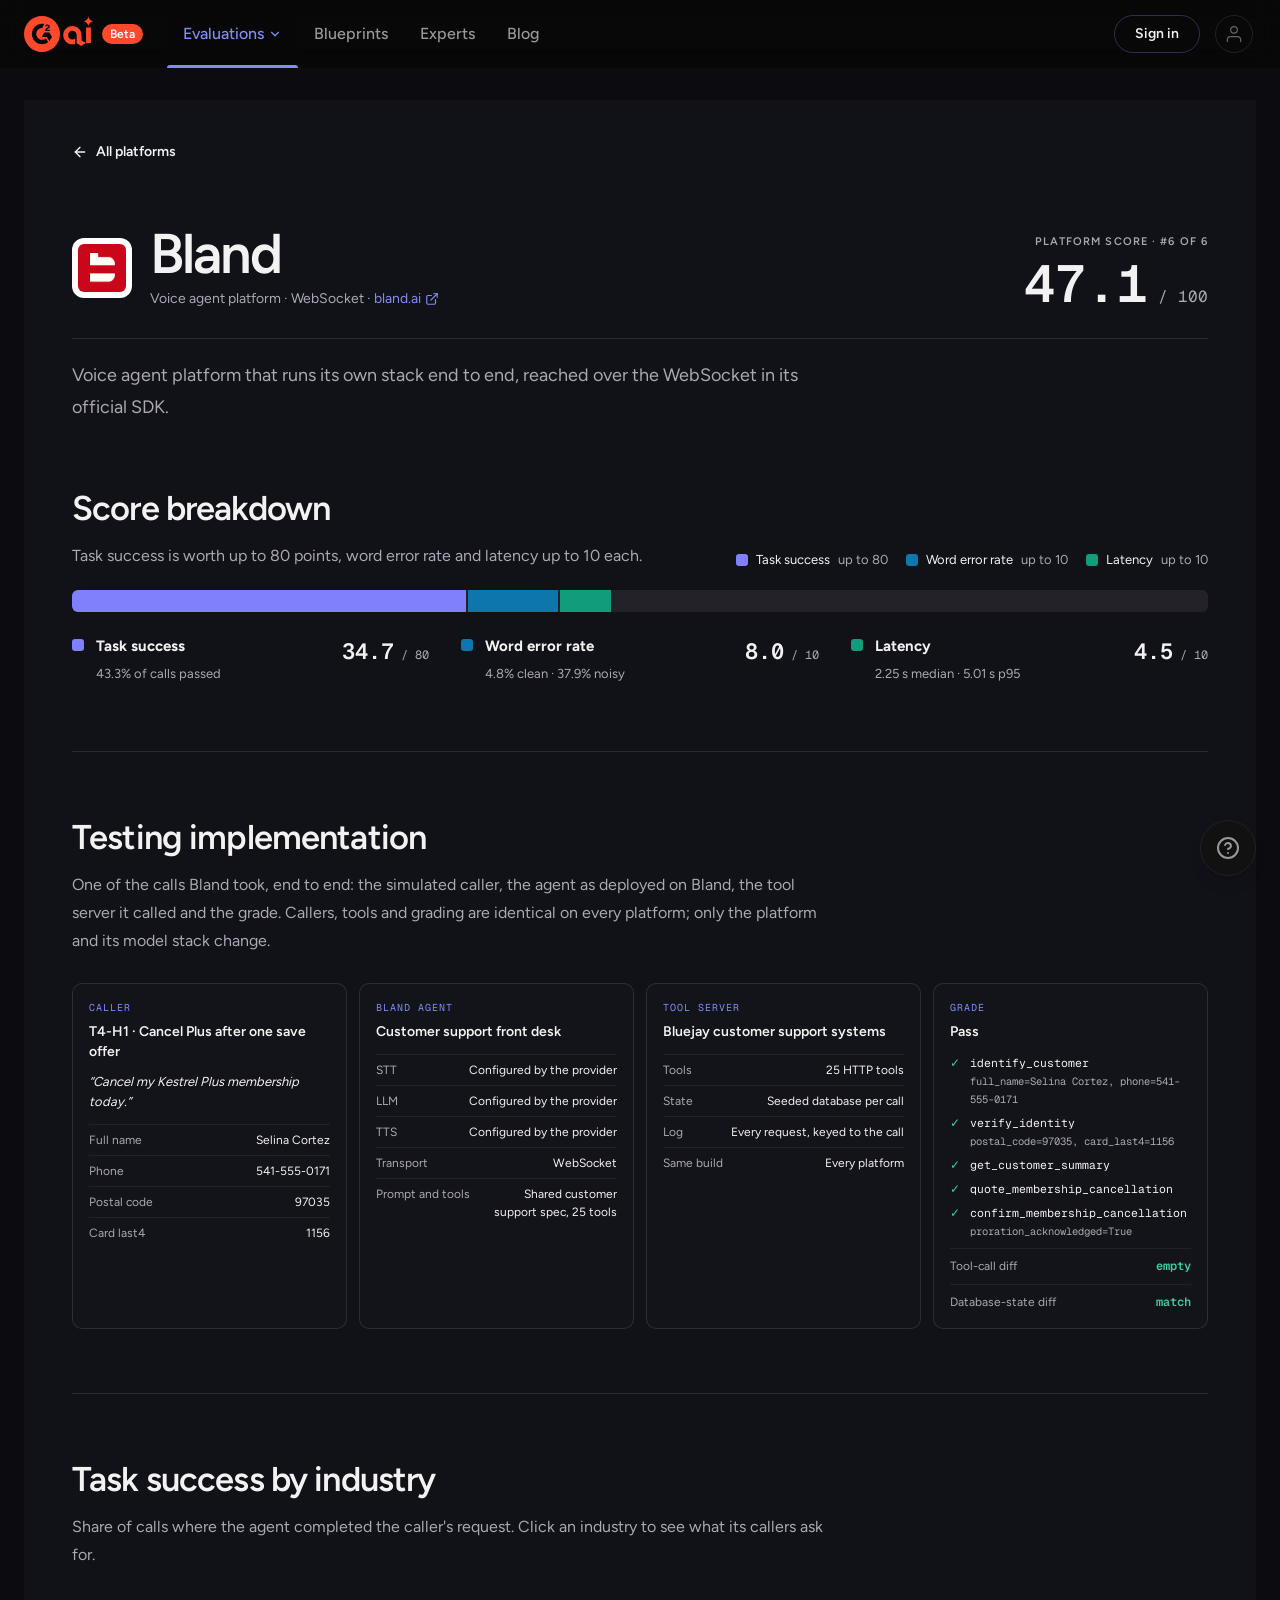
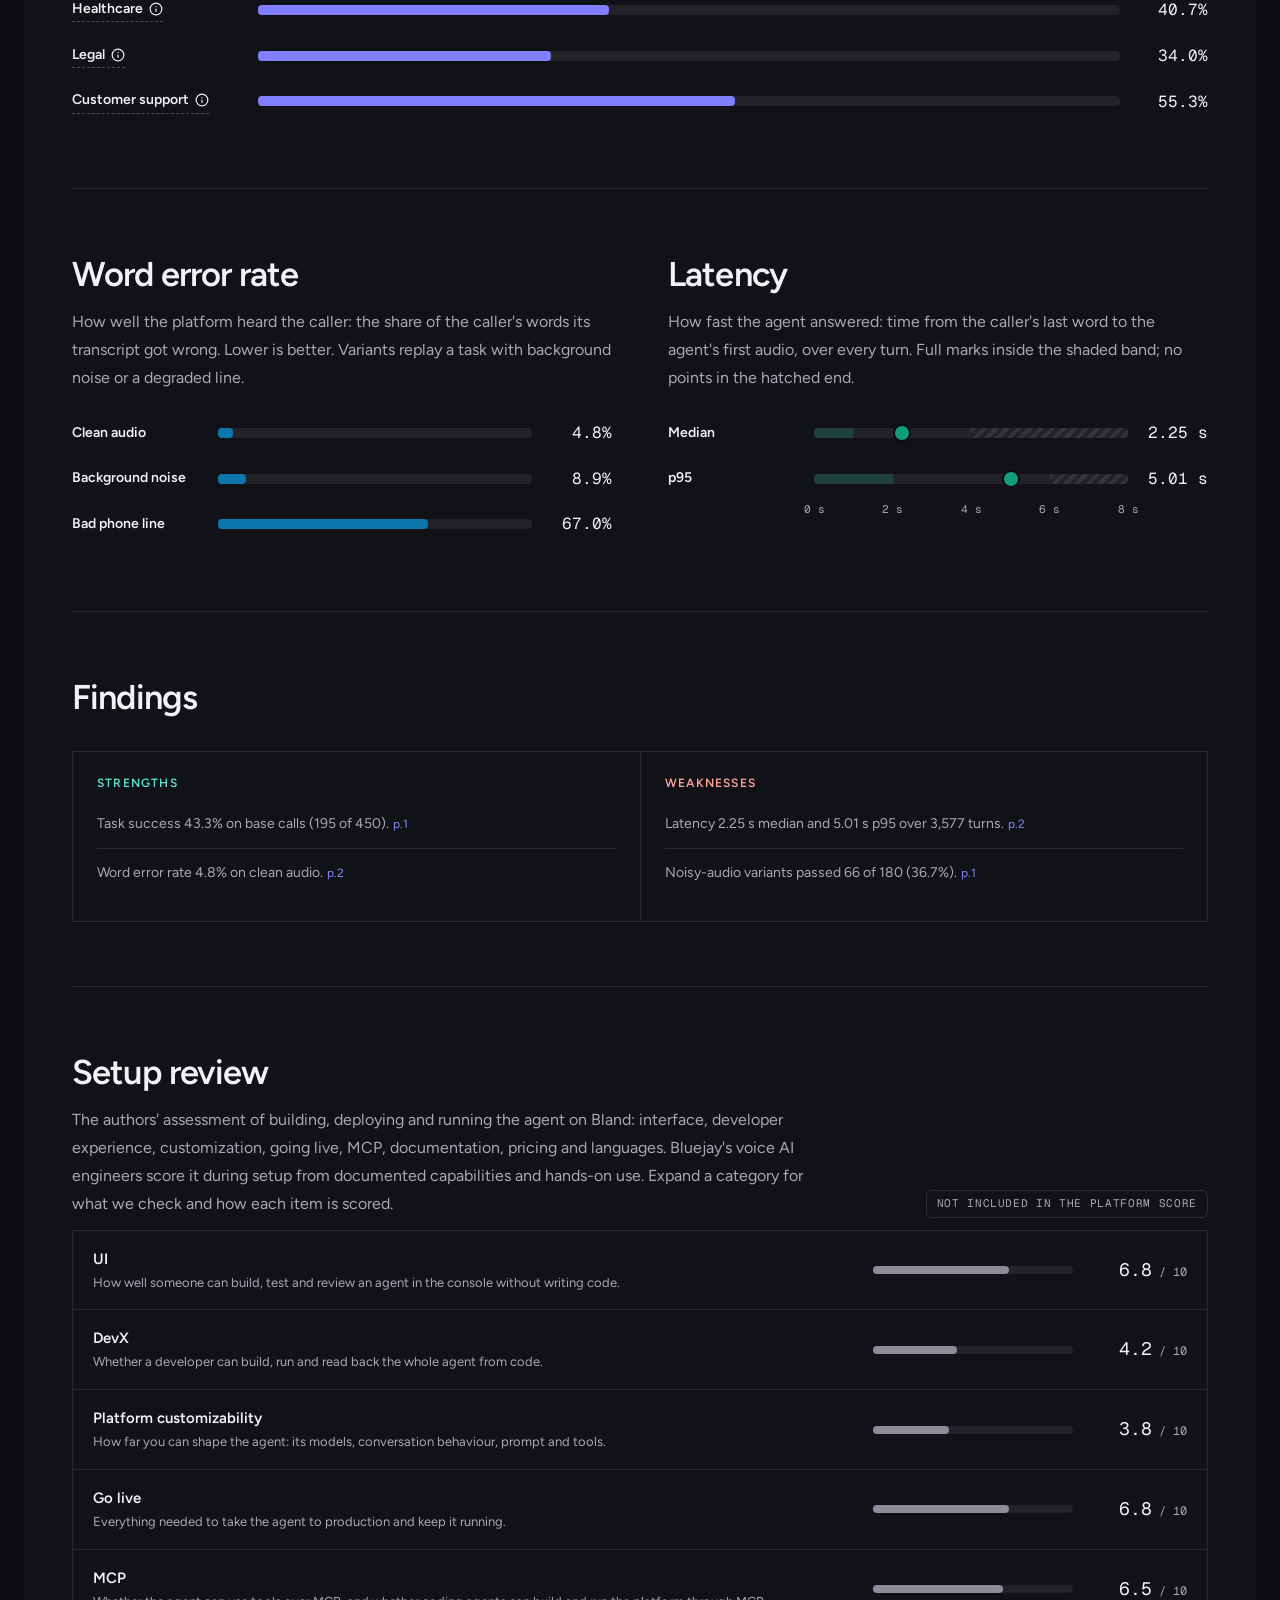
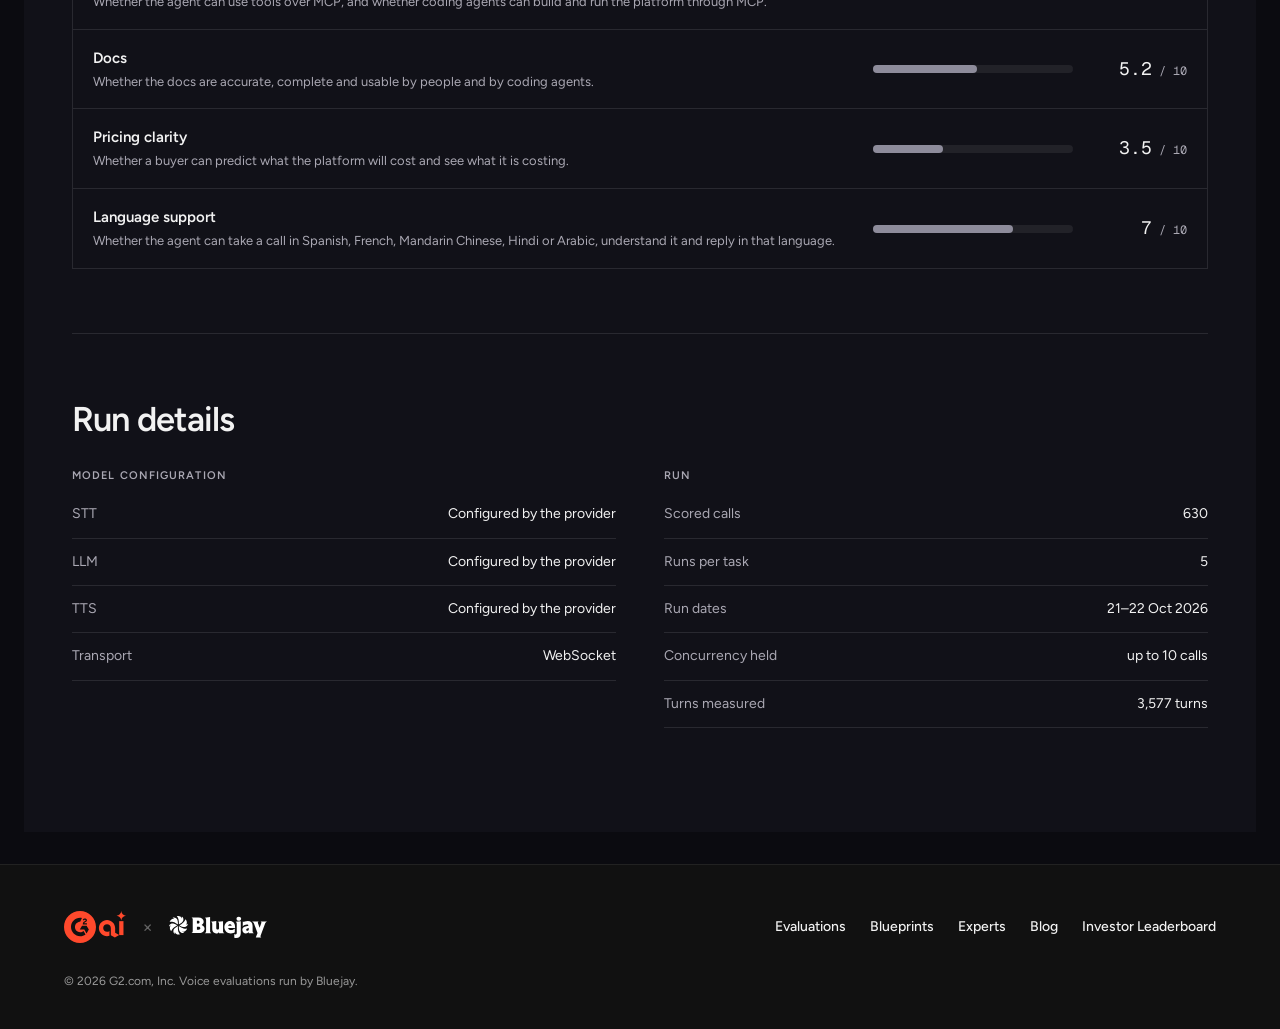
<file: provider-bland.html>
<!DOCTYPE html><html lang="en" class="dark R5ZmFW_variable YRRedW_variable" style="color-scheme:dark"><head><meta charset="utf-8"/><meta name="viewport" content="width=device-width, initial-scale=1"/><title>Bland Voice Agent Evaluation | G2 Agent Evaluations</title><link rel="icon" href="g2-assets/favicon.svg"/><meta name="robots" content="noindex"/><link rel="stylesheet" href="css/3h83urbqxk24i.css"/><link rel="stylesheet" href="css/3wgdmxeadbddr.css"/><link rel="stylesheet" href="methodology.css"/><style>
.bj-lockup{height:22px;width:auto;display:block}
.bj-lockup-lg{height:30px;width:auto;display:block}
.bj-mark{height:18px;width:auto;display:inline-block}
.mock-val{opacity:.5}
.lb-pop{position:absolute;right:0;top:calc(100% + 8px);z-index:45;width:230px}
.hide{display:none!important}
.tbl{display:grid;align-items:start}
.acc+.acc{border-top-width:0}
.tbl > div{padding:10px 12px}
</style></head><body><header class="sticky top-0 z-50 w-full bg-g2-bg/50 backdrop-blur-md"><a href="#main-content" class="sr-only focus:not-sr-only focus:absolute focus:left-4 focus:top-3 focus:z-50 focus:rounded focus:bg-g2-surface focus:px-4 focus:py-2 focus:text-sm focus:font-medium focus:shadow-md">Skip to content</a><div data-testid="nav-container" class="grid h-[var(--site-header-height)] w-full grid-cols-[auto_minmax(0,1fr)_auto] items-center gap-2 px-4 sm:gap-3 sm:px-6"><div class="flex h-full shrink-0 items-center whitespace-nowrap"><nav aria-label="Main navigation" class="flex items-center"><a data-sp-button-label="nav_logo" aria-label="G2 home" class="flex items-center gap-2 pr-6" href="index.html"><svg xmlns="http://www.w3.org/2000/svg" viewBox="0 0 97 50" fill="var(--color-g2-logo)" aria-label="G2.AI" role="img" focusable="false" class="h-9 w-auto"><path d="M89.48,0c-.21,3.99-3.4,7.18-7.39,7.39,3.99.21,7.18,3.4,7.39,7.39.21-3.99,3.4-7.18,7.39-7.39-3.99-.21-7.18-3.4-7.39-7.39Z"></path><path d="M92.95,15.86h-6.74v21.78h6.74V15.86Z"></path><path d="M67.21,39.33c1.32,0,2.6-.2,3.8-.58v-7.52c-1.03.85-2.36,1.37-3.8,1.37-3.3,0-5.98-2.68-5.98-5.98s2.68-5.98,5.98-5.98,5.97,2.68,5.97,5.98v11.28l6.31,3.63,6.74-3.89-6.3-3.64v-7.39c0-7.02-5.69-12.71-12.71-12.71s-12.71,5.69-12.71,12.71,5.69,12.71,12.71,12.71Z"></path><path d="M25,0C11.19,0,0,11.19,0,25s11.19,25,25,25,25-11.19,25-25S38.81,0,25,0ZM29.36,20.62c0-1.1.22-2.01.66-2.72.44-.72,1.2-1.35,2.3-1.91l.5-.24c.89-.45,1.12-.84,1.12-1.3,0-.55-.48-.95-1.25-.95-.92,0-1.61.48-2.09,1.44l-1.24-1.24c.27-.58.71-1.04,1.29-1.41.59-.37,1.24-.55,1.95-.55.89,0,1.66.23,2.3.71.65.48.97,1.14.97,1.97,0,1.33-.75,2.14-2.15,2.86l-.79.4c-.84.43-1.25.8-1.37,1.47h4.27v1.77h-6.46v-.3ZM25.25,39.29c-7.89,0-14.29-6.4-14.29-14.29s6.4-14.29,14.29-14.29c.96,0,1.89.09,2.79.27l-2.79,5.85c-4.5,0-8.16,3.66-8.16,8.16s3.66,8.16,8.16,8.16c2.03,0,3.89-.75,5.32-1.98l3.09,5.36c-2.36,1.72-5.27,2.74-8.41,2.74ZM35.25,35.2l-3.53-6.12h-7.07l3.53-6.12h7.07l3.53,6.12-3.53,6.12Z"></path></svg><span class="rounded-full bg-[var(--color-g2-orange)] px-2 py-0.5 text-xs font-semibold text-white">Beta</span></a></nav><div data-testid="nav-links" class="hidden h-full items-stretch min-[1100px]:flex"><div class="relative flex h-full items-stretch"><button data-sp-button-label="nav_agents_menu_open" type="button" class="relative flex h-full items-center gap-1 px-4 text-base font-medium transition-colors bg-black/[0.05] text-g2-purple" aria-current="page" aria-controls="agents-navigation-panel" aria-expanded="false" aria-haspopup="true">Evaluations <svg xmlns="http://www.w3.org/2000/svg" width="24" height="24" viewBox="0 0 24 24" fill="none" stroke="currentColor" stroke-width="2" stroke-linecap="round" stroke-linejoin="round" class="lucide lucide-chevron-down h-3.5 w-3.5" aria-hidden="true"><path d="m6 9 6 6 6-6"></path></svg><span class="absolute inset-x-0 bottom-0 h-[3px] rounded-t-sm bg-g2-purple"></span></button><div id="agents-navigation-panel" role="group" aria-label="Evaluations navigation" class="absolute left-0 top-full z-50 w-[800px] overflow-hidden whitespace-normal rounded-b-[14px] border border-black/10 bg-white shadow-xl transition-[opacity,visibility] duration-150 ease-out motion-reduce:transition-none dark:border-white/10 dark:bg-[#17171d] invisible opacity-0"><div class="p-4"><div class="mb-2 px-2"><span class="text-xs font-semibold uppercase tracking-[0.09em] text-g2-muted">Categories</span></div><div class="grid gap-x-5 gap-y-1 sm:grid-cols-2"><div class="py-1"><a class="group flex items-start gap-3 rounded-lg px-2 py-2 hover:bg-g2-purple/[0.05]" href="https://ai.g2.com/evaluations/categories/customer-experience"><span class="inline-flex h-8 w-8 shrink-0 items-center justify-center rounded-lg bg-g2-purple/[0.07] text-g2-purple"><svg xmlns="http://www.w3.org/2000/svg" width="24" height="24" viewBox="0 0 24 24" fill="none" stroke="currentColor" stroke-width="2" stroke-linecap="round" stroke-linejoin="round" class="lucide lucide-message-circle h-4 w-4" aria-hidden="true"><path d="M2.992 16.342a2 2 0 0 1 .094 1.167l-1.065 3.29a1 1 0 0 0 1.236 1.168l3.413-.998a2 2 0 0 1 1.099.092 10 10 0 1 0-4.777-4.719"></path></svg></span><span class="min-w-0 flex-1"><span class="block text-[15px] font-semibold text-g2-dark">Customer Experience AI Agent</span><span class="mt-0.5 block text-[13px] leading-[18px] text-g2-muted">Customer support and service</span></span><svg xmlns="http://www.w3.org/2000/svg" width="24" height="24" viewBox="0 0 24 24" fill="none" stroke="currentColor" stroke-width="2" stroke-linecap="round" stroke-linejoin="round" class="lucide lucide-arrow-up-right mt-2 h-3.5 w-3.5 shrink-0 text-g2-muted" aria-hidden="true"><path d="M7 7h10v10"></path><path d="M7 17 17 7"></path></svg></a><div class="ml-12 flex flex-wrap items-center gap-x-4 text-[13px]"><a class="inline-flex min-h-8 items-center font-medium text-g2-purple hover:underline" href="https://ai.g2.com/build-notes?category=insights&amp;tag=customer-experience">Insights <span class="ml-1 font-normal">(<!-- -->2<!-- -->)</span></a><a class="inline-flex min-h-8 items-center font-medium text-g2-purple hover:underline" href="https://ai.g2.com/evaluations/methodology">Methodology</a></div></div><div class="py-1"><a class="group flex items-start gap-3 rounded-lg px-2 py-2 hover:bg-g2-purple/[0.05]" href="https://ai.g2.com/evaluations/categories/ai-sdr"><span class="inline-flex h-8 w-8 shrink-0 items-center justify-center rounded-lg bg-g2-purple/[0.07] text-g2-purple"><svg xmlns="http://www.w3.org/2000/svg" width="24" height="24" viewBox="0 0 24 24" fill="none" stroke="currentColor" stroke-width="2" stroke-linecap="round" stroke-linejoin="round" class="lucide lucide-briefcase-business h-4 w-4" aria-hidden="true"><path d="M12 12h.01"></path><path d="M16 6V4a2 2 0 0 0-2-2h-4a2 2 0 0 0-2 2v2"></path><path d="M22 13a18.15 18.15 0 0 1-20 0"></path><rect width="20" height="14" x="2" y="6" rx="2"></rect></svg></span><span class="min-w-0 flex-1"><span class="block text-[15px] font-semibold text-g2-dark">AI SDR</span><span class="mt-0.5 block text-[13px] leading-[18px] text-g2-muted">Prospecting, outreach, and meeting booking</span></span><svg xmlns="http://www.w3.org/2000/svg" width="24" height="24" viewBox="0 0 24 24" fill="none" stroke="currentColor" stroke-width="2" stroke-linecap="round" stroke-linejoin="round" class="lucide lucide-arrow-up-right mt-2 h-3.5 w-3.5 shrink-0 text-g2-muted" aria-hidden="true"><path d="M7 7h10v10"></path><path d="M7 17 17 7"></path></svg></a></div><div class="py-1"><a class="group flex items-start gap-3 rounded-lg px-2 py-2 hover:bg-g2-purple/[0.05]" href="https://ai.g2.com/evaluations/categories/marketing"><span class="inline-flex h-8 w-8 shrink-0 items-center justify-center rounded-lg bg-g2-purple/[0.07] text-g2-purple"><svg xmlns="http://www.w3.org/2000/svg" width="24" height="24" viewBox="0 0 24 24" fill="none" stroke="currentColor" stroke-width="2" stroke-linecap="round" stroke-linejoin="round" class="lucide lucide-megaphone h-4 w-4" aria-hidden="true"><path d="M11 6a13 13 0 0 0 8.4-2.8A1 1 0 0 1 21 4v12a1 1 0 0 1-1.6.8A13 13 0 0 0 11 14H5a2 2 0 0 1-2-2V8a2 2 0 0 1 2-2z"></path><path d="M6 14a12 12 0 0 0 2.4 7.2 2 2 0 0 0 3.2-2.4A8 8 0 0 1 10 14"></path><path d="M8 6v8"></path></svg></span><span class="min-w-0 flex-1"><span class="block text-[15px] font-semibold text-g2-dark">Marketing AI Agent</span><span class="mt-0.5 block text-[13px] leading-[18px] text-g2-muted">Campaigns, content, and optimization</span></span><svg xmlns="http://www.w3.org/2000/svg" width="24" height="24" viewBox="0 0 24 24" fill="none" stroke="currentColor" stroke-width="2" stroke-linecap="round" stroke-linejoin="round" class="lucide lucide-arrow-up-right mt-2 h-3.5 w-3.5 shrink-0 text-g2-muted" aria-hidden="true"><path d="M7 7h10v10"></path><path d="M7 17 17 7"></path></svg></a></div><div class="py-1"><a class="group flex items-start gap-3 rounded-lg px-2 py-2 hover:bg-g2-purple/[0.05]" href="https://ai.g2.com/evaluations/categories/legal"><span class="inline-flex h-8 w-8 shrink-0 items-center justify-center rounded-lg bg-g2-purple/[0.07] text-g2-purple"><svg xmlns="http://www.w3.org/2000/svg" width="24" height="24" viewBox="0 0 24 24" fill="none" stroke="currentColor" stroke-width="2" stroke-linecap="round" stroke-linejoin="round" class="lucide lucide-scale h-4 w-4" aria-hidden="true"><path d="M12 3v18"></path><path d="m19 8 3 8a5 5 0 0 1-6 0zV7"></path><path d="M3 7h1a17 17 0 0 0 8-2 17 17 0 0 0 8 2h1"></path><path d="m5 8 3 8a5 5 0 0 1-6 0zV7"></path><path d="M7 21h10"></path></svg></span><span class="min-w-0 flex-1"><span class="block text-[15px] font-semibold text-g2-dark">AI Legal</span><span class="mt-0.5 block text-[13px] leading-[18px] text-g2-muted">Legal research, drafting, and review</span></span><svg xmlns="http://www.w3.org/2000/svg" width="24" height="24" viewBox="0 0 24 24" fill="none" stroke="currentColor" stroke-width="2" stroke-linecap="round" stroke-linejoin="round" class="lucide lucide-arrow-up-right mt-2 h-3.5 w-3.5 shrink-0 text-g2-muted" aria-hidden="true"><path d="M7 7h10v10"></path><path d="M7 17 17 7"></path></svg></a></div><div class="py-1"><a class="group flex items-start gap-3 rounded-lg px-2 py-2 hover:bg-g2-purple/[0.05]" href="https://ai.g2.com/evaluations/categories/recruiting"><span class="inline-flex h-8 w-8 shrink-0 items-center justify-center rounded-lg bg-g2-purple/[0.07] text-g2-purple"><svg xmlns="http://www.w3.org/2000/svg" width="24" height="24" viewBox="0 0 24 24" fill="none" stroke="currentColor" stroke-width="2" stroke-linecap="round" stroke-linejoin="round" class="lucide lucide-search-check h-4 w-4" aria-hidden="true"><path d="m8 11 2 2 4-4"></path><circle cx="11" cy="11" r="8"></circle><path d="m21 21-4.3-4.3"></path></svg></span><span class="min-w-0 flex-1"><span class="block text-[15px] font-semibold text-g2-dark">Recruiting AI Agent</span><span class="mt-0.5 block text-[13px] leading-[18px] text-g2-muted">Sourcing, screening, and hiring workflows</span></span><svg xmlns="http://www.w3.org/2000/svg" width="24" height="24" viewBox="0 0 24 24" fill="none" stroke="currentColor" stroke-width="2" stroke-linecap="round" stroke-linejoin="round" class="lucide lucide-arrow-up-right mt-2 h-3.5 w-3.5 shrink-0 text-g2-muted" aria-hidden="true"><path d="M7 7h10v10"></path><path d="M7 17 17 7"></path></svg></a></div><div class="py-1"><a class="group flex items-start gap-3 rounded-lg px-2 py-2 hover:bg-g2-purple/[0.05]" href="https://ai.g2.com/evaluations/categories/voice"><span class="inline-flex h-8 w-8 shrink-0 items-center justify-center rounded-lg bg-g2-purple/[0.07] text-g2-purple"><svg xmlns="http://www.w3.org/2000/svg" width="24" height="24" viewBox="0 0 24 24" fill="none" stroke="currentColor" stroke-width="2" stroke-linecap="round" stroke-linejoin="round" class="lucide lucide-mic-vocal h-4 w-4" aria-hidden="true"><path d="m11 7.601-5.994 8.19a1 1 0 0 0 .1 1.298l.817.818a1 1 0 0 0 1.314.087L15.09 12"></path><path d="M16.5 21.174C15.5 20.5 14.372 20 13 20c-2.058 0-3.928 2.356-6 2-2.072-.356-2.775-3.369-1.5-4.5"></path><circle cx="16" cy="7" r="5"></circle></svg></span><span class="min-w-0 flex-1"><span class="block text-[15px] font-semibold text-g2-dark">Voice AI Agent</span><span class="mt-0.5 block text-[13px] leading-[18px] text-g2-muted">Autonomous phone conversations</span></span><svg xmlns="http://www.w3.org/2000/svg" width="24" height="24" viewBox="0 0 24 24" fill="none" stroke="currentColor" stroke-width="2" stroke-linecap="round" stroke-linejoin="round" class="lucide lucide-arrow-up-right mt-2 h-3.5 w-3.5 shrink-0 text-g2-muted" aria-hidden="true"><path d="M7 7h10v10"></path><path d="M7 17 17 7"></path></svg></a></div><div class="py-1"><a class="group flex items-start gap-3 rounded-lg px-2 py-2 hover:bg-g2-purple/[0.05]" href="https://ai.g2.com/evaluations/categories/security"><span class="inline-flex h-8 w-8 shrink-0 items-center justify-center rounded-lg bg-g2-purple/[0.07] text-g2-purple"><svg xmlns="http://www.w3.org/2000/svg" width="24" height="24" viewBox="0 0 24 24" fill="none" stroke="currentColor" stroke-width="2" stroke-linecap="round" stroke-linejoin="round" class="lucide lucide-shield-check h-4 w-4" aria-hidden="true"><path d="M20 13c0 5-3.5 7.5-7.66 8.95a1 1 0 0 1-.67-.01C7.5 20.5 4 18 4 13V6a1 1 0 0 1 1-1c2 0 4.5-1.2 6.24-2.72a1.17 1.17 0 0 1 1.52 0C14.51 3.81 17 5 19 5a1 1 0 0 1 1 1z"></path><path d="m9 12 2 2 4-4"></path></svg></span><span class="min-w-0 flex-1"><span class="block text-[15px] font-semibold text-g2-dark">Security AI Agent</span><span class="mt-0.5 block text-[13px] leading-[18px] text-g2-muted">Security investigation and response</span></span><svg xmlns="http://www.w3.org/2000/svg" width="24" height="24" viewBox="0 0 24 24" fill="none" stroke="currentColor" stroke-width="2" stroke-linecap="round" stroke-linejoin="round" class="lucide lucide-arrow-up-right mt-2 h-3.5 w-3.5 shrink-0 text-g2-muted" aria-hidden="true"><path d="M7 7h10v10"></path><path d="M7 17 17 7"></path></svg></a></div><div class="py-1"><a class="group flex items-start gap-3 rounded-lg px-2 py-2 hover:bg-g2-purple/[0.05]" href="https://ai.g2.com/evaluations/categories/accounting"><span class="inline-flex h-8 w-8 shrink-0 items-center justify-center rounded-lg bg-g2-purple/[0.07] text-g2-purple"><svg xmlns="http://www.w3.org/2000/svg" width="24" height="24" viewBox="0 0 24 24" fill="none" stroke="currentColor" stroke-width="2" stroke-linecap="round" stroke-linejoin="round" class="lucide lucide-receipt-text h-4 w-4" aria-hidden="true"><path d="M13 16H8"></path><path d="M14 8H8"></path><path d="M16 12H8"></path><path d="M4 3a1 1 0 0 1 1-1 1.3 1.3 0 0 1 .7.2l.933.6a1.3 1.3 0 0 0 1.4 0l.934-.6a1.3 1.3 0 0 1 1.4 0l.933.6a1.3 1.3 0 0 0 1.4 0l.933-.6a1.3 1.3 0 0 1 1.4 0l.934.6a1.3 1.3 0 0 0 1.4 0l.933-.6A1.3 1.3 0 0 1 19 2a1 1 0 0 1 1 1v18a1 1 0 0 1-1 1 1.3 1.3 0 0 1-.7-.2l-.933-.6a1.3 1.3 0 0 0-1.4 0l-.934.6a1.3 1.3 0 0 1-1.4 0l-.933-.6a1.3 1.3 0 0 0-1.4 0l-.933.6a1.3 1.3 0 0 1-1.4 0l-.934-.6a1.3 1.3 0 0 0-1.4 0l-.933.6a1.3 1.3 0 0 1-.7.2 1 1 0 0 1-1-1z"></path></svg></span><span class="min-w-0 flex-1"><span class="block text-[15px] font-semibold text-g2-dark">Accounting AI Agent</span><span class="mt-0.5 block text-[13px] leading-[18px] text-g2-muted">Reconciliation, reporting, and close</span></span><svg xmlns="http://www.w3.org/2000/svg" width="24" height="24" viewBox="0 0 24 24" fill="none" stroke="currentColor" stroke-width="2" stroke-linecap="round" stroke-linejoin="round" class="lucide lucide-arrow-up-right mt-2 h-3.5 w-3.5 shrink-0 text-g2-muted" aria-hidden="true"><path d="M7 7h10v10"></path><path d="M7 17 17 7"></path></svg></a></div><div class="py-1"><a class="group flex items-start gap-3 rounded-lg px-2 py-2 hover:bg-g2-purple/[0.05]" href="https://ai.g2.com/evaluations/categories/coding"><span class="inline-flex h-8 w-8 shrink-0 items-center justify-center rounded-lg bg-g2-purple/[0.07] text-g2-purple"><svg xmlns="http://www.w3.org/2000/svg" width="24" height="24" viewBox="0 0 24 24" fill="none" stroke="currentColor" stroke-width="2" stroke-linecap="round" stroke-linejoin="round" class="lucide lucide-code-xml h-4 w-4" aria-hidden="true"><path d="m18 16 4-4-4-4"></path><path d="m6 8-4 4 4 4"></path><path d="m14.5 4-5 16"></path></svg></span><span class="min-w-0 flex-1"><span class="block text-[15px] font-semibold text-g2-dark">Coding AI Agent</span><span class="mt-0.5 block text-[13px] leading-[18px] text-g2-muted">Code, fixes, and pull requests</span></span><svg xmlns="http://www.w3.org/2000/svg" width="24" height="24" viewBox="0 0 24 24" fill="none" stroke="currentColor" stroke-width="2" stroke-linecap="round" stroke-linejoin="round" class="lucide lucide-arrow-up-right mt-2 h-3.5 w-3.5 shrink-0 text-g2-muted" aria-hidden="true"><path d="M7 7h10v10"></path><path d="M7 17 17 7"></path></svg></a></div><div class="py-1"><a class="group flex items-start gap-3 rounded-lg px-2 py-2 hover:bg-g2-purple/[0.05]" href="https://ai.g2.com/evaluations/categories/it-support"><span class="inline-flex h-8 w-8 shrink-0 items-center justify-center rounded-lg bg-g2-purple/[0.07] text-g2-purple"><svg xmlns="http://www.w3.org/2000/svg" width="24" height="24" viewBox="0 0 24 24" fill="none" stroke="currentColor" stroke-width="2" stroke-linecap="round" stroke-linejoin="round" class="lucide lucide-monitor-cog h-4 w-4" aria-hidden="true"><path d="M12 17v4"></path><path d="m14.305 7.53.923-.382"></path><path d="m15.228 4.852-.923-.383"></path><path d="m16.852 3.228-.383-.924"></path><path d="m16.852 8.772-.383.923"></path><path d="m19.148 3.228.383-.924"></path><path d="m19.53 9.696-.382-.924"></path><path d="m20.772 4.852.924-.383"></path><path d="m20.772 7.148.924.383"></path><path d="M22 13v2a2 2 0 0 1-2 2H4a2 2 0 0 1-2-2V5a2 2 0 0 1 2-2h7"></path><path d="M8 21h8"></path><circle cx="18" cy="6" r="3"></circle></svg></span><span class="min-w-0 flex-1"><span class="block text-[15px] font-semibold text-g2-dark">IT Support AI Agents</span><span class="mt-0.5 block text-[13px] leading-[18px] text-g2-muted">Employee IT help and service requests</span></span><svg xmlns="http://www.w3.org/2000/svg" width="24" height="24" viewBox="0 0 24 24" fill="none" stroke="currentColor" stroke-width="2" stroke-linecap="round" stroke-linejoin="round" class="lucide lucide-arrow-up-right mt-2 h-3.5 w-3.5 shrink-0 text-g2-muted" aria-hidden="true"><path d="M7 7h10v10"></path><path d="M7 17 17 7"></path></svg></a></div></div><div class="mt-3 flex justify-end border-t border-black/10 px-2 pt-2 dark:border-white/10"><a class="inline-flex min-h-9 items-center text-sm font-semibold text-g2-purple hover:underline" href="https://ai.g2.com/evaluations">View all agents →</a></div></div></div></div><a class="relative flex h-full items-center px-4 text-base font-medium transition-colors text-g2-text hover:bg-black/[0.03] hover:text-g2-purple" href="https://ai.g2.com/blueprints">Blueprints</a><a class="relative flex h-full items-center px-4 text-base font-medium transition-colors text-g2-text hover:bg-black/[0.03] hover:text-g2-purple" href="https://ai.g2.com/experts">Experts</a><a class="relative flex h-full items-center px-4 text-base font-medium transition-colors text-g2-text hover:bg-black/[0.03] hover:text-g2-purple" href="https://ai.g2.com/build-notes">Blog</a></div></div><div role="search" class="flex min-w-0 items-center"></div><div class="flex shrink-0 items-center justify-end gap-3 whitespace-nowrap"><div class="hidden sm:block"><form action="" encType="multipart/form-data" method="POST"><input type="hidden" name="$ACTION_ID_007b70489885c9649d6863b6473f0d8b02859e6949"/><button data-sp-button-label="nav_sign_in" type="submit" class="btn btn-md btn-secondary">Sign in</button></form></div><div class="relative flex items-center gap-3"><button data-sp-button-label="nav_user_menu_open" type="button" aria-label="Open user menu" aria-haspopup="menu" aria-expanded="false" class="relative flex h-11 w-11 items-center justify-center rounded-full focus-visible:outline-g2-purple"><span class="flex items-center justify-center rounded-full border-[1.5px] border-g2-border p-2 text-g2-muted transition-colors hover:bg-g2-purple-light hover:text-g2-purple"><svg xmlns="http://www.w3.org/2000/svg" viewBox="0 0 24 24" fill="none" stroke="currentColor" stroke-width="1.5" stroke-linecap="round" stroke-linejoin="round" class="h-5 w-5" aria-hidden="true"><path d="M20 21v-2a4 4 0 0 0-4-4H8a4 4 0 0 0-4 4v2"></path><circle cx="12" cy="7" r="4"></circle></svg></span></button></div><div class="relative min-[1100px]:hidden"><button data-sp-button-label="nav_mobile_menu_open" type="button" aria-label="Open navigation" aria-controls="mobile-navigation-panel" aria-expanded="false" class="flex h-11 w-11 items-center justify-center rounded-full text-g2-text transition-colors hover:bg-black/[0.05] focus-visible:outline-none focus-visible:ring-2 focus-visible:ring-g2-purple dark:hover:bg-white/[0.08]"><span class="relative h-5 w-5" aria-hidden="true"><span class="absolute left-1/2 top-1/2 h-[1.5px] w-[18px] rounded-full bg-current transition-transform duration-200 ease-out motion-reduce:transition-none" style="transform:translate(-50%, -7px)"></span><span class="absolute left-1/2 top-1/2 h-[1.5px] w-[18px] rounded-full bg-current transition-[opacity,transform] duration-150 ease-out motion-reduce:transition-none" style="opacity:1;transform:translate(-50%, -50%) scaleX(1)"></span><span class="absolute left-1/2 top-1/2 h-[1.5px] w-[18px] rounded-full bg-current transition-transform duration-200 ease-out motion-reduce:transition-none" style="transform:translate(-50%, 5px)"></span></span></button><div id="mobile-navigation-panel" aria-hidden="true" class="fixed inset-x-0 top-[var(--site-header-height)] z-50 max-h-[calc(100dvh-var(--site-header-height))] overflow-y-auto overscroll-contain border-t border-g2-border bg-g2-surface shadow-xl transition-[opacity,visibility] duration-200 ease-out motion-reduce:transition-none invisible pointer-events-none opacity-0"><nav aria-label="Mobile navigation" class="mx-auto max-w-lg px-5 py-3"><div class="border-b border-g2-border"><button data-sp-button-label="nav_mobile_agents_expand" type="button" aria-expanded="false" class="flex w-full items-center justify-between rounded-lg px-2 py-3.5 text-left text-base font-semibold text-g2-dark transition-colors hover:text-g2-purple focus-visible:outline-none focus-visible:ring-2 focus-visible:ring-inset focus-visible:ring-g2-purple">Evaluations<svg xmlns="http://www.w3.org/2000/svg" width="24" height="24" viewBox="0 0 24 24" fill="none" stroke="currentColor" stroke-width="2" stroke-linecap="round" stroke-linejoin="round" class="lucide lucide-chevron-right h-4 w-4 text-g2-muted transition-transform duration-200 motion-reduce:transition-none" aria-hidden="true"><path d="m9 18 6-6-6-6"></path></svg></button></div><div><a class="block border-b border-g2-border px-2 py-3.5 text-base font-semibold text-g2-dark transition-colors last:border-b-0 hover:text-g2-purple" href="https://ai.g2.com/blueprints">Blueprints</a><a class="block border-b border-g2-border px-2 py-3.5 text-base font-semibold text-g2-dark transition-colors last:border-b-0 hover:text-g2-purple" href="https://ai.g2.com/experts">Experts</a><a class="block border-b border-g2-border px-2 py-3.5 text-base font-semibold text-g2-dark transition-colors last:border-b-0 hover:text-g2-purple" href="https://ai.g2.com/build-notes">Blog</a></div></nav></div></div></div></div></header><div id="article-reading-header-root"></div><main id="main-content"><div class="min-h-[calc(100dvh-var(--site-header-height))] bg-eval-shell dark:[--color-g2-muted:#aaa8b3]"><main class="w-full px-4 py-5 sm:px-6 sm:py-8"><article class="bg-eval-page px-5 py-7 sm:px-8 sm:py-10 lg:px-12"><div class="mx-auto max-w-6xl"><div class="bd"><a class="back" href="index.html"><svg xmlns="http://www.w3.org/2000/svg" width="24" height="24" viewBox="0 0 24 24" fill="none" stroke="currentColor" stroke-width="2" stroke-linecap="round" stroke-linejoin="round" class="lucide lucide-arrow-left h-4 w-4" aria-hidden="true"><path d="m12 19-7-7 7-7"></path><path d="M19 12H5"></path></svg> All platforms</a><div class="pf-head"><div class="pf-id"><img class="logo" src="logos/bland.ai.png" alt=""/><div><div class="nmr"><h1>Bland</h1></div><div class="pf-meta">Voice agent platform · WebSocket · <a class="site" href="https://bland.ai" target="_blank" rel="noopener">bland.ai<svg xmlns="http://www.w3.org/2000/svg" width="24" height="24" viewBox="0 0 24 24" fill="none" stroke="currentColor" stroke-width="2" stroke-linecap="round" stroke-linejoin="round" class="lucide lucide-external-link h-3.5 w-3.5" aria-hidden="true"><path d="M15 3h6v6"></path><path d="M10 14 21 3"></path><path d="M18 13v6a2 2 0 0 1-2 2H5a2 2 0 0 1-2-2V8a2 2 0 0 1 2-2h6"></path></svg></a></div></div></div><div class="pf-score"><div class="l">Platform score · #6 of 6</div><div class="n">47.1<small> / 100</small></div></div></div><p class="pf-desc">Voice agent platform that runs its own stack end to end, reached over the WebSocket in its official SDK.</p><section class="sec"><div class="sec-h"><div><h2>Score breakdown</h2><p class="i">Task success is worth up to 80 points, word error rate and latency up to 10 each.</p></div><div class="legend"><span><i class="c-task"></i>Task success <em>up to 80</em></span><span><i class="c-wer"></i>Word error rate <em>up to 10</em></span><span><i class="c-lat"></i>Latency <em>up to 10</em></span></div></div><div class="sb big"><i class="c-task" style="width:34.67%" data-tip="Task success: 34.7 of 80 points · 43.3% of calls passed"></i><i class="c-wer" style="width:7.96%" data-tip="Word error rate: 8.0 of 10 points · 4.8% clean · 37.9% noisy"></i><i class="c-lat" style="width:4.49%" data-tip="Latency: 4.5 of 10 points · 2.25 s median · 5.01 s p95"></i></div><div class="crs"><div class="cr"><span class="sw c-task"></span><div><b>Task success</b><span>43.3% of calls passed</span></div><div class="pts">34.7<small> / 80</small></div></div><div class="cr"><span class="sw c-wer"></span><div><b>Word error rate</b><span>4.8% clean · 37.9% noisy</span></div><div class="pts">8.0<small> / 10</small></div></div><div class="cr"><span class="sw c-lat"></span><div><b>Latency</b><span>2.25 s median · 5.01 s p95</span></div><div class="pts">4.5<small> / 10</small></div></div></div></section><section class="sec"><h2>Testing implementation</h2><p class="i">One of the calls Bland took, end to end: the simulated caller, the agent as deployed on Bland, the tool server it called and the grade. Callers, tools and grading are identical on every platform; only the platform and its model stack change.</p><div class="tis"><div class="ti"><p class="ti-l">Caller</p><h4>T4-H1 · Cancel Plus after one save offer</h4><p class="ti-q">“Cancel my Kestrel Plus membership today.”</p><dl class="ti-kv"><div><dt>full name</dt><dd>Selina Cortez</dd></div><div><dt>phone</dt><dd>541-555-0171</dd></div><div><dt>postal code</dt><dd>97035</dd></div><div><dt>card last4</dt><dd>1156</dd></div></dl></div><div class="ti"><p class="ti-l">Bland agent</p><h4>Customer support front desk</h4><dl class="ti-kv"><div><dt>STT</dt><dd>Configured by the provider</dd></div><div><dt>LLM</dt><dd>Configured by the provider</dd></div><div><dt>TTS</dt><dd>Configured by the provider</dd></div><div><dt>Transport</dt><dd>WebSocket</dd></div><div><dt>Prompt and tools</dt><dd>Shared customer support spec, 25 tools</dd></div></dl></div><div class="ti"><p class="ti-l">Tool server</p><h4>Bluejay customer support systems</h4><dl class="ti-kv"><div><dt>Tools</dt><dd>25 HTTP tools</dd></div><div><dt>State</dt><dd>Seeded database per call</dd></div><div><dt>Log</dt><dd>Every request, keyed to the call</dd></div><div><dt>Same build</dt><dd>Every platform</dd></div></dl></div><div class="ti"><p class="ti-l">Grade </p><h4>Pass</h4><ol class="ti-calls"><li><span class="ok">✓</span><code>identify_customer</code><span class="args">full_name=Selina Cortez, phone=541-555-0171</span></li><li><span class="ok">✓</span><code>verify_identity</code><span class="args">postal_code=97035, card_last4=1156</span></li><li><span class="ok">✓</span><code>get_customer_summary</code><span class="args"></span></li><li><span class="ok">✓</span><code>quote_membership_cancellation</code><span class="args"></span></li><li><span class="ok">✓</span><code>confirm_membership_cancellation</code><span class="args">proration_acknowledged=True</span></li></ol><p class="ti-v"><span>Tool-call diff</span><b>empty</b></p><p class="ti-v"><span>Database-state diff</span><b>match</b></p></div></div></section><section class="sec"><h2>Task success by industry</h2><p class="i">Share of calls where the agent completed the caller's request. Click an industry to see what its callers ask for.</p><div class="hbs"><div class="hb"><div class="hb-l"><button type="button" class="ih l" data-ind="hc" data-tip="Dermatology front desk: bookings, insurance, cosmetic quotes and billing, behind a patient identity check. Click for details.">Healthcare<svg xmlns="http://www.w3.org/2000/svg" width="24" height="24" viewBox="0 0 24 24" fill="none" stroke="currentColor" stroke-width="2" stroke-linecap="round" stroke-linejoin="round" class="lucide lucide-info h-3.5 w-3.5" aria-hidden="true"><circle cx="12" cy="12" r="10"></circle><path d="M12 16v-4"></path><path d="M12 8h.01"></path></svg></button></div><div class="hb-t"><i class="c-task" style="width:40.7%"></i></div><div class="hb-v">40.7%</div></div><div class="hb"><div class="hb-l"><button type="button" class="ih l" data-ind="legal" data-tip="Personal-injury law firm intake: conflict checks, eligibility, intake and booking, with no legal advice. Click for details.">Legal<svg xmlns="http://www.w3.org/2000/svg" width="24" height="24" viewBox="0 0 24 24" fill="none" stroke="currentColor" stroke-width="2" stroke-linecap="round" stroke-linejoin="round" class="lucide lucide-info h-3.5 w-3.5" aria-hidden="true"><circle cx="12" cy="12" r="10"></circle><path d="M12 16v-4"></path><path d="M12 8h.01"></path></svg></button></div><div class="hb-t"><i class="c-task" style="width:34.0%"></i></div><div class="hb-v">34.0%</div></div><div class="hb"><div class="hb-l"><button type="button" class="ih l" data-ind="cs" data-tip="Electronics retailer support: orders, returns, repairs, membership and price match, behind an order-based identity check. Click for details.">Customer support<svg xmlns="http://www.w3.org/2000/svg" width="24" height="24" viewBox="0 0 24 24" fill="none" stroke="currentColor" stroke-width="2" stroke-linecap="round" stroke-linejoin="round" class="lucide lucide-info h-3.5 w-3.5" aria-hidden="true"><circle cx="12" cy="12" r="10"></circle><path d="M12 16v-4"></path><path d="M12 8h.01"></path></svg></button></div><div class="hb-t"><i class="c-task" style="width:55.3%"></i></div><div class="hb-v">55.3%</div></div></div></section><section class="sec two"><div><h2>Word error rate</h2><p class="i">How well the platform heard the caller: the share of the caller's words its transcript got wrong. Lower is better. Variants replay a task with background noise or a degraded line.</p><div class="hbs"><div class="hb"><div class="hb-l">Clean audio</div><div class="hb-t"><i class="c-wer" style="width:4.8%"></i></div><div class="hb-v">4.8%</div></div><div class="hb"><div class="hb-l">Background noise</div><div class="hb-t"><i class="c-wer" style="width:8.9%"></i></div><div class="hb-v">8.9%</div></div><div class="hb"><div class="hb-l">Bad phone line</div><div class="hb-t"><i class="c-wer" style="width:67.0%"></i></div><div class="hb-v">67.0%</div></div></div></div><div><h2>Latency</h2><p class="i">How fast the agent answered: time from the caller's last word to the agent's first audio, over every turn. Full marks inside the shaded band; no points in the hatched end.</p><div class="hbs"><div class="lt"><div class="hb-l">Median</div><div class="lt-t"><span class="zf" style="width:12.5%" data-tip="Full marks at 1 s or faster"></span><span class="zz" style="left:50.0%;width:50.0%" data-tip="No points at 4 s or slower"></span><i style="left:28.1%" data-tip="Median: 2.25 s"></i></div><div class="hb-v">2.25 s</div></div><div class="lt"><div class="hb-l">p95</div><div class="lt-t"><span class="zf" style="width:25.0%" data-tip="Full marks at 2 s or faster"></span><span class="zz" style="left:75.0%;width:25.0%" data-tip="No points at 6 s or slower"></span><i style="left:62.6%" data-tip="p95: 5.01 s"></i></div><div class="hb-v">5.01 s</div></div><div class="lt-ax"><span></span><div><em style="left:0.0%">0 s</em><em style="left:25.0%">2 s</em><em style="left:50.0%">4 s</em><em style="left:75.0%">6 s</em><em style="left:100.0%">8 s</em></div><span></span></div></div></div></section><section class="sec"><h2>Findings</h2><div class="fx"><div><h3 class="up">Strengths</h3><ul><li>Task success 43.3% on base calls (195 of 450).<a href="reports/G2_LiveKit_vs_PolyAI_scorecard.pdf#page=1">p.1</a></li><li>Word error rate 4.8% on clean audio.<a href="reports/G2_LiveKit_vs_PolyAI_scorecard.pdf#page=2">p.2</a></li></ul></div><div><h3 class="dn">Weaknesses</h3><ul><li>Latency 2.25 s median and 5.01 s p95 over 3,577 turns.<a href="reports/G2_LiveKit_vs_PolyAI_scorecard.pdf#page=2">p.2</a></li><li>Noisy-audio variants passed 66 of 180 (36.7%).<a href="reports/G2_LiveKit_vs_PolyAI_scorecard.pdf#page=1">p.1</a></li></ul></div></div></section><section class="sec"><div class="sec-h"><div><h2>Setup review</h2><p class="i">The authors' assessment of building, deploying and running the agent on Bland: interface, developer experience, customization, going live, MCP, documentation, pricing and languages. Bluejay's voice AI engineers score it during setup from documented capabilities and hands-on use. Expand a category for what we check and how each item is scored.</p></div><span class="nis">Not included in the platform score</span></div><div class="pms"><details class="pm"><summary><div><div class="nm">UI</div><div class="mn">How well someone can build, test and review an agent in the console without writing code.</div></div><div class="hb-t"><i class="c-rev" style="width:68.0%"></i></div><div class="sc">6.8<small> / 10</small></div></summary><div class="body"><p><b>How it is scored.</b> Six weighted line items, each graded full, half or none: time to first agent, build without code, test in the browser, call review, errors you can see, team workspace.</p><table class="li"><thead><tr><th>What we checked</th><th>Weight</th><th>Grade</th><th>Note</th></tr></thead><tbody><tr><td>Time to first agent</td><td class="g">2.5</td><td class="g g-half">half* 1.25</td><td>not checked</td></tr><tr><td>Build without code</td><td class="g">2.0</td><td class="g g-full">full* 2</td><td>New Agent builder in dashboard (DECISION.md)</td></tr><tr><td>Test in the browser</td><td class="g">1.5</td><td class="g g-full">full* 1.5</td><td>&quot;Talk in browser&quot; dashboard test, no public API for it (DECISION.md)</td></tr><tr><td>Call review</td><td class="g">1.5</td><td class="g g-half">half 0.75</td><td>Per-call timeline exists (v1/pathway_calls?v=2) but /v1/calls list has end_at null (DECISION.md)</td></tr><tr><td>Errors you can see</td><td class="g">1.5</td><td class="g g-half">half 0.75</td><td>Fire-and-forget warning only in the call timeline; untagged tools fail silently per its own docs (DECISION.md)</td></tr><tr><td>Team workspace</td><td class="g">1.0</td><td class="g g-half">half* 0.5</td><td>not checked</td></tr></tbody></table><p class="li-n">Initial grades from the 28–29 Oct 2026 run and public docs; * = judged from docs, not yet verified on a call.</p></div></details><details class="pm"><summary><div><div class="nm">DevX</div><div class="mn">Whether a developer can build, run and read back the whole agent from code.</div></div><div class="hb-t"><i class="c-rev" style="width:42.0%"></i></div><div class="sc">4.2<small> / 10</small></div></summary><div class="body"><p><b>How it is scored.</b> Six weighted line items: agent-as-code, call control, data out, API correctness, SDK quality, scoped keys and auth.</p><table class="li"><thead><tr><th>What we checked</th><th>Weight</th><th>Grade</th><th>Note</th></tr></thead><tbody><tr><td>Agent-as-code</td><td class="g">2.5</td><td class="g g-half">half 1.25</td><td>v2 Agents API works (versions, promote) but legacy/v2 split; prompt read back as prefix (ts_date, DECISION.md)</td></tr><tr><td>Call control</td><td class="g">1.5</td><td class="g g-half">half 0.75</td><td>New Agents reachable only by phone; WebSocket session API refuses v2 Agents (DECISION.md)</td></tr><tr><td>Data out</td><td class="g">2.5</td><td class="g g-half">half 1.25</td><td>/v1/calls list end_at null; slow call-id matching by caller number + start time (DECISION.md)</td></tr><tr><td>API correctness</td><td class="g">1.5</td><td class="g g-none">none 0</td><td>Custom tools fire-and-forget by default; responses ignored until response_data set; free-text reason codes (DECISION.md)</td></tr><tr><td>SDK quality</td><td class="g">1.0</td><td class="g g-half">half 0.5</td><td>Published @blandsdk/client differs from its docs (DECISION.md)</td></tr><tr><td>Scoped keys and auth</td><td class="g">1.0</td><td class="g g-half">half* 0.5</td><td>not checked</td></tr></tbody></table><p class="li-n">Initial grades from the 28–29 Oct 2026 run and public docs; * = judged from docs, not yet verified on a call.</p></div></details><details class="pm"><summary><div><div class="nm">Platform customizability</div><div class="mn">How far you can shape the agent: its models, conversation behaviour, prompt and tools.</div></div><div class="hb-t"><i class="c-rev" style="width:38.0%"></i></div><div class="sc">3.8<small> / 10</small></div></summary><div class="body"><p><b>How it is scored.</b> Seven weighted line items, including interruption handling measured on the platform&#x27;s defaults during end-to-end validation.</p><table class="li"><thead><tr><th>What we checked</th><th>Weight</th><th>Grade</th><th>Note</th></tr></thead><tbody><tr><td>Model choice</td><td class="g">1.5</td><td class="g g-half">half* 0.75</td><td>LLM is Bland built-in</td></tr><tr><td>Conversation behaviour</td><td class="g">1.0</td><td class="g g-half">half 0.5</td><td>Injects wall-clock now over the prompt&#x27;s date (P19); end_call can&#x27;t speak a goodbye (DECISION.md, ts_date)</td></tr><tr><td>Interruption handling</td><td class="g">3.0</td><td class="g g-half">half* 1.5</td><td>Not measured</td></tr><tr><td>Prompt and context</td><td class="g">1.0</td><td class="g g-half">half 0.5</td><td>Prompt fits but Bland overrides the date (ts_date P19)</td></tr><tr><td>Custom tools</td><td class="g">2.5</td><td class="g g-none">none 0</td><td>Drops ids from prior tool replies, fills fields from call variables, fire-and-forget default, tool loops capped at 3 (DECISION.md)</td></tr><tr><td>Speech controls</td><td class="g">0.5</td><td class="g g-half">half* 0.25</td><td>not checked</td></tr><tr><td>Agent handoff</td><td class="g">0.5</td><td class="g g-half">half* 0.25</td><td>not checked</td></tr></tbody></table><p class="li-n">Initial grades from the 28–29 Oct 2026 run and public docs; * = judged from docs, not yet verified on a call.</p></div></details><details class="pm"><summary><div><div class="nm">Go live</div><div class="mn">Everything needed to take the agent to production and keep it running.</div></div><div class="hb-t"><i class="c-rev" style="width:68.0%"></i></div><div class="sc">6.8<small> / 10</small></div></summary><div class="body"><p><b>How it is scored.</b> Seven weighted line items, including runtime under load: the break rate at 20 concurrent calls against the 2-call baseline.</p><table class="li"><thead><tr><th>What we checked</th><th>Weight</th><th>Grade</th><th>Note</th></tr></thead><tbody><tr><td>Telephony and numbers</td><td class="g">2.0</td><td class="g g-full">full 2</td><td>Bought and attached Bland numbers; phone is its standard channel (DECISION.md)</td></tr><tr><td>Release management</td><td class="g">1.5</td><td class="g g-full">full 1.5</td><td>Versions saved, published, promoted, pinned (DECISION.md, ts_date)</td></tr><tr><td>Runtime under load</td><td class="g">2.5</td><td class="g g-half">half 1.25</td><td>Concurrency had to go 2-&gt;4-&gt;10 (concurrency_change.jsonl)</td></tr><tr><td>Integrations at the edge</td><td class="g">1.0</td><td class="g g-half">half* 0.5</td><td>not checked</td></tr><tr><td>Ops and incident response</td><td class="g">1.5</td><td class="g g-half">half* 0.75</td><td>not checked</td></tr><tr><td>Compliance and trust</td><td class="g">1.0</td><td class="g g-half">half* 0.5</td><td>not checked</td></tr><tr><td>Support and escalation</td><td class="g">0.5</td><td class="g g-half">half* 0.25</td><td>not checked</td></tr></tbody></table><p class="li-n">Initial grades from the 28–29 Oct 2026 run and public docs; * = judged from docs, not yet verified on a call.</p></div></details><details class="pm"><summary><div><div class="nm">MCP</div><div class="mn">Whether the agent can use tools over MCP, and whether coding agents can build and run the platform through MCP.</div></div><div class="hb-t"><i class="c-rev" style="width:65.0%"></i></div><div class="sc">6.5<small> / 10</small></div></summary><div class="body"><p><b>How it is scored.</b> Four weighted line items: MCP tools on a live call, connection controls, a platform MCP server, and how much of the API that server covers.</p><table class="li"><thead><tr><th>What we checked</th><th>Weight</th><th>Grade</th><th>Note</th></tr></thead><tbody><tr><td>MCP tools on a live call</td><td class="g">3.5</td><td class="g g-half">half* 1.75</td><td>not checked</td></tr><tr><td>MCP connection controls</td><td class="g">1.5</td><td class="g g-half">half* 0.75</td><td>not checked</td></tr><tr><td>Platform MCP server</td><td class="g">3.0</td><td class="g g-full">full* 3</td><td>Official MCP server with OAuth + tool reference (docs.bland.ai/integrations/mcp)</td></tr><tr><td>What that server can do</td><td class="g">2.0</td><td class="g g-half">half* 1</td><td>not checked</td></tr></tbody></table><p class="li-n">Initial grades from the 28–29 Oct 2026 run and public docs; * = judged from docs, not yet verified on a call.</p></div></details><details class="pm"><summary><div><div class="nm">Docs</div><div class="mn">Whether the docs are accurate, complete and usable by people and by coding agents.</div></div><div class="hb-t"><i class="c-rev" style="width:52.0%"></i></div><div class="sc">5.2<small> / 10</small></div></summary><div class="body"><p><b>How it is scored.</b> Eight weighted line items, from reference accuracy and payload schemas to change management and machine-readability.</p><table class="li"><thead><tr><th>What we checked</th><th>Weight</th><th>Grade</th><th>Note</th></tr></thead><tbody><tr><td>Reference accuracy</td><td class="g">2.0</td><td class="g g-none">none 0</td><td>Web-agent SDK docs differ from published SDK; legacy vs v2 unclear (DECISION.md)</td></tr><tr><td>Payload and event schemas</td><td class="g">1.5</td><td class="g g-half">half 0.75</td><td>Fire-and-forget response handling found in timeline, not in tool docs (DECISION.md)</td></tr><tr><td>Concepts and lifecycle</td><td class="g">1.0</td><td class="g g-half">half 0.5</td><td>Migration guide clear on Agents vs pathways (DECISION.md)</td></tr><tr><td>Telephony and go-live guides</td><td class="g">1.5</td><td class="g g-full">full 1.5</td><td>Attach numbers to an agent documented end to end (DECISION.md)</td></tr><tr><td>Errors, limits and gotchas</td><td class="g">1.0</td><td class="g g-half">half 0.5</td><td>Documents untagged tools failing silently (DECISION.md)</td></tr><tr><td>Examples and quickstarts</td><td class="g">1.0</td><td class="g g-half">half* 0.5</td><td>not checked</td></tr><tr><td>Change management</td><td class="g">1.0</td><td class="g g-half">half 0.5</td><td>Dated migration deadline (15 Nov 2026) published (DECISION.md)</td></tr><tr><td>Machine-readability</td><td class="g">1.0</td><td class="g g-full">full 1</td><td>llms.txt used during setup (DECISION.md)</td></tr></tbody></table><p class="li-n">Initial grades from the 28–29 Oct 2026 run and public docs; * = judged from docs, not yet verified on a call.</p></div></details><details class="pm"><summary><div><div class="nm">Pricing clarity</div><div class="mn">Whether a buyer can predict what the platform will cost and see what it is costing.</div></div><div class="hb-t"><i class="c-rev" style="width:35.0%"></i></div><div class="sc">3.5<small> / 10</small></div></summary><div class="body"><p><b>How it is scored.</b> Six weighted line items, including cost per hour: our estimate from public pricing against the real bill for the scored calls.</p><table class="li"><thead><tr><th>What we checked</th><th>Weight</th><th>Grade</th><th>Note</th></tr></thead><tbody><tr><td>Public price</td><td class="g">2.0</td><td class="g g-half">half* 1</td><td>Only third-party price lists found (~$0.11-0.14/min + plan fee); official page not fetched</td></tr><tr><td>Every line item named</td><td class="g">1.5</td><td class="g g-none">none* 0</td><td>No official itemized lines found</td></tr><tr><td>Cost per hour matches the estimate</td><td class="g">3.0</td><td class="g g-half">half* 1.5</td><td>Bill not reconciled</td></tr><tr><td>Usage and spend in the product</td><td class="g">1.5</td><td class="g g-half">half* 0.75</td><td>not checked</td></tr><tr><td>Spend controls</td><td class="g">1.5</td><td class="g g-none">none* 0</td><td>Not found</td></tr><tr><td>Free start</td><td class="g">0.5</td><td class="g g-half">half* 0.25</td><td>not checked</td></tr></tbody></table><p class="li-n">Initial grades from the 28–29 Oct 2026 run and public docs; * = judged from docs, not yet verified on a call.</p></div></details><details class="pm"><summary><div><div class="nm">Language support</div><div class="mn">Whether the agent can take a call in Spanish, French, Mandarin Chinese, Hindi or Arabic, understand it and reply in that language.</div></div><div class="hb-t"><i class="c-rev" style="width:70.0%"></i></div><div class="sc">7<small> / 10</small></div></summary><div class="body"><p><b>How it is scored.</b> One translated probe task per language, two runs each. Full when the agent understood and replied in the language, half when it understood but replied in English.</p><table class="li"><thead><tr><th>What we checked</th><th>Weight</th><th>Grade</th><th>Note</th></tr></thead><tbody><tr><td>Spanish</td><td class="g">2.0</td><td class="g g-full">full* 2</td><td>Graded by configuration; live probes not run</td></tr><tr><td>French</td><td class="g">2.0</td><td class="g g-full">full* 2</td><td>Graded by configuration; live probes not run</td></tr><tr><td>Mandarin Chinese</td><td class="g">2.0</td><td class="g g-half">half* 1</td><td>not checked</td></tr><tr><td>Hindi</td><td class="g">2.0</td><td class="g g-half">half* 1</td><td>not checked</td></tr><tr><td>Arabic</td><td class="g">2.0</td><td class="g g-half">half* 1</td><td>not checked</td></tr></tbody></table><p class="li-n">Initial grades from the 28–29 Oct 2026 run and public docs; * = judged from docs, not yet verified on a call.</p></div></details></div></section><section class="sec"><h2>Run details</h2><div class="kvs"><div><h3 class="kvh">Model configuration</h3><dl class="kv one"><div><dt>STT</dt><dd>Configured by the provider</dd></div><div><dt>LLM</dt><dd>Configured by the provider</dd></div><div><dt>TTS</dt><dd>Configured by the provider</dd></div><div><dt>Transport</dt><dd>WebSocket</dd></div></dl></div><div><h3 class="kvh">Run</h3><dl class="kv one"><div><dt>Scored calls</dt><dd>630</dd></div><div><dt>Runs per task</dt><dd>5</dd></div><div><dt>Run dates</dt><dd>21–22 Oct 2026</dd></div><div><dt>Concurrency held</dt><dd>up to 10 calls</dd></div><div><dt>Turns measured</dt><dd>3,577 turns</dd></div></dl></div></div></section></div></div></article></main></div><dialog class="drawer" id="ind-hc"><div class="dw"><div class="dw-h"><span class="dw-ic"><svg xmlns="http://www.w3.org/2000/svg" width="24" height="24" viewBox="0 0 24 24" fill="none" stroke="currentColor" stroke-width="2" stroke-linecap="round" stroke-linejoin="round" class="lucide lucide-stethoscope h-5 w-5" aria-hidden="true"><path d="M11 2v2"></path><path d="M5 2v2"></path><path d="M5 3H4a2 2 0 0 0-2 2v4a6 6 0 0 0 12 0V5a2 2 0 0 0-2-2h-1"></path><path d="M8 15a6 6 0 0 0 12 0v-3"></path><circle cx="20" cy="10" r="2"></circle></svg></span><div><p class="eb">Industry</p><h2>Healthcare</h2></div><button type="button" class="dw-x" aria-label="Close"><svg xmlns="http://www.w3.org/2000/svg" width="24" height="24" viewBox="0 0 24 24" fill="none" stroke="currentColor" stroke-width="2" stroke-linecap="round" stroke-linejoin="round" class="lucide lucide-x h-5 w-5" aria-hidden="true"><path d="M18 6 6 18"></path><path d="m6 6 12 12"></path></svg></button></div><p class="dw-lede">The front desk of a multi-office dermatology practice. Callers book and move visits, check insurance, ask about cosmetic treatments and pay bills.</p><h3>What callers ask for</h3><ul class="cats"><li><b>New patients</b><span>Does the Park Avenue office take Aetna?</span></li><li><b>Appointments</b><span>What is the cancellation policy?</span></li><li><b>Insurance coverage</b><span>Is UnitedHealthcare accepted at Brooklyn Heights?</span></li><li><b>Cosmetic services</b><span>How much does Botox cost?</span></li><li><b>Billing and payments</b><span>Pay a balance by card over the phone.</span></li><li><b>Rules and refusals</b><span>What do my biopsy results say?</span></li></ul><h3>What makes it hard</h3><ul class="hard"><li>Name and date of birth are verified before any billing or clinical detail is shared.</li><li>Whether insurance is accepted depends on the carrier, the plan and the office.</li><li>The agent never interprets results or approves refills; it takes a message for the nurse.</li></ul><h3>Example task</h3><p class="exn">Large balance, cannot pay in full</p><p class="exd">An existing patient got a bill they cannot pay this month, and needs to move Friday&#x27;s consult until the bill is on a plan.</p><p class="exl">To pass, the agent has to make these 9 tool calls with the right details:</p><div class="chain"><code>identify_patient</code><span class="arrow">→</span><code>verify_identity</code><span class="arrow">→</span><code>get_patient_summary</code><span class="arrow">→</span><code>get_account_balance</code><span class="arrow">→</span><code>explain_charge</code><span class="arrow">→</span><code>offer_financing</code><span class="arrow">→</span><code>send_payment_link</code><span class="arrow">→</span><code>find_slots</code><span class="arrow">→</span><code>reschedule_appointment</code></div><h3>Results by platform</h3><div class="minibars"><div class="mb"><span class="n">Pipecat</span><span class="t"><i style="width:88.7%"></i></span><span class="v">88.7%</span></div><div class="mb"><span class="n">LiveKit Agents</span><span class="t"><i style="width:87.3%"></i></span><span class="v">87.3%</span></div><div class="mb"><span class="n">Retell</span><span class="t"><i style="width:86.7%"></i></span><span class="v">86.7%</span></div><div class="mb"><span class="n">ElevenLabs Agents</span><span class="t"><i style="width:79.3%"></i></span><span class="v">79.3%</span></div><div class="mb"><span class="n">Vapi</span><span class="t"><i style="width:66.7%"></i></span><span class="v">66.7%</span></div><div class="mb"><span class="n">Bland</span><span class="t"><i style="width:40.7%"></i></span><span class="v">40.7%</span></div></div></div></dialog><dialog class="drawer" id="ind-legal"><div class="dw"><div class="dw-h"><span class="dw-ic"><svg xmlns="http://www.w3.org/2000/svg" width="24" height="24" viewBox="0 0 24 24" fill="none" stroke="currentColor" stroke-width="2" stroke-linecap="round" stroke-linejoin="round" class="lucide lucide-scale h-5 w-5" aria-hidden="true"><path d="M12 3v18"></path><path d="m19 8 3 8a5 5 0 0 1-6 0zV7"></path><path d="M3 7h1a17 17 0 0 0 8-2 17 17 0 0 0 8 2h1"></path><path d="m5 8 3 8a5 5 0 0 1-6 0zV7"></path><path d="M7 21h10"></path></svg></span><div><p class="eb">Industry</p><h2>Legal</h2></div><button type="button" class="dw-x" aria-label="Close"><svg xmlns="http://www.w3.org/2000/svg" width="24" height="24" viewBox="0 0 24 24" fill="none" stroke="currentColor" stroke-width="2" stroke-linecap="round" stroke-linejoin="round" class="lucide lucide-x h-5 w-5" aria-hidden="true"><path d="M18 6 6 18"></path><path d="m6 6 12 12"></path></svg></button></div><p class="dw-lede">Intake at a personal-injury law firm. Callers want to know if the firm can take their case, give their story, book an evaluation, or check on an existing matter.</p><h3>What callers ask for</h3><ul class="cats"><li><b>Reception and messages</b><span>Leave a message for an attorney.</span></li><li><b>Conflicts and barred callers</b><span>The caller wants to sue one of the firm&#x27;s clients.</span></li><li><b>Eligibility checks</b><span>A bankruptcy matter the firm does not handle.</span></li><li><b>Intake and documents</b><span>Record an auto-accident intake.</span></li><li><b>Fees and booking</b><span>Book the first evaluation slot offered.</span></li><li><b>Clients and refusals</b><span>An existing client asks for a case update.</span></li></ul><h3>What makes it hard</h3><ul class="hard"><li>A conflict check runs before the caller is allowed to tell their story.</li><li>The agent never gives legal advice, a case value or a reading of a deadline.</li><li>Bookings and cancellations need a read-back and an explicit confirm.</li></ul><h3>Example task</h3><p class="exn">Premises evaluation booked in Texas</p><p class="exd">A caller slipped on a wet floor in a Texas store and broke their wrist, and wants the firm to take the case.</p><p class="exl">To pass, the agent has to make these 10 tool calls with the right details:</p><div class="chain"><code>lookup_caller</code><span class="arrow">→</span><code>check_conflict</code><span class="arrow">→</span><code>check_practice_area</code><span class="arrow">→</span><code>check_jurisdiction</code><span class="arrow">→</span><code>calculate_filing_deadline</code><span class="arrow">→</span><code>record_intake</code><span class="arrow">→</span><code>send_intake_packet</code><span class="arrow">→</span><code>find_evaluation_slots</code><span class="arrow">→</span><code>hold_evaluation</code><span class="arrow">→</span><code>confirm_evaluation</code></div><h3>Results by platform</h3><div class="minibars"><div class="mb"><span class="n">LiveKit Agents</span><span class="t"><i style="width:82.7%"></i></span><span class="v">82.7%</span></div><div class="mb"><span class="n">Retell</span><span class="t"><i style="width:80.0%"></i></span><span class="v">80.0%</span></div><div class="mb"><span class="n">ElevenLabs Agents</span><span class="t"><i style="width:78.7%"></i></span><span class="v">78.7%</span></div><div class="mb"><span class="n">Pipecat</span><span class="t"><i style="width:71.3%"></i></span><span class="v">71.3%</span></div><div class="mb"><span class="n">Vapi</span><span class="t"><i style="width:56.7%"></i></span><span class="v">56.7%</span></div><div class="mb"><span class="n">Bland</span><span class="t"><i style="width:34.0%"></i></span><span class="v">34.0%</span></div></div></div></dialog><dialog class="drawer" id="ind-cs"><div class="dw"><div class="dw-h"><span class="dw-ic"><svg xmlns="http://www.w3.org/2000/svg" width="24" height="24" viewBox="0 0 24 24" fill="none" stroke="currentColor" stroke-width="2" stroke-linecap="round" stroke-linejoin="round" class="lucide lucide-headset h-5 w-5" aria-hidden="true"><path d="M3 11h3a2 2 0 0 1 2 2v3a2 2 0 0 1-2 2H5a2 2 0 0 1-2-2v-5Zm0 0a9 9 0 1 1 18 0m0 0v5a2 2 0 0 1-2 2h-1a2 2 0 0 1-2-2v-3a2 2 0 0 1 2-2h3Z"></path><path d="M21 16v2a4 4 0 0 1-4 4h-5"></path></svg></span><div><p class="eb">Industry</p><h2>Customer support</h2></div><button type="button" class="dw-x" aria-label="Close"><svg xmlns="http://www.w3.org/2000/svg" width="24" height="24" viewBox="0 0 24 24" fill="none" stroke="currentColor" stroke-width="2" stroke-linecap="round" stroke-linejoin="round" class="lucide lucide-x h-5 w-5" aria-hidden="true"><path d="M18 6 6 18"></path><path d="m6 6 12 12"></path></svg></button></div><p class="dw-lede">Phone support for a national electronics retailer. Callers track deliveries, return products, book repairs, manage memberships and ask for price matches.</p><h3>What callers ask for</h3><ul class="cats"><li><b>Orders and delivery</b><span>Add haul-away to a delivery.</span></li><li><b>Returns and refunds</b><span>How long is the return window?</span></li><li><b>Repair service</b><span>Does a third-party repair void the warranty?</span></li><li><b>Membership</b><span>What do Plus and Total cost?</span></li><li><b>Price match</b><span>What is the price match policy?</span></li><li><b>Rules and refusals</b><span>The caller demands a person immediately.</span></li></ul><h3>What makes it hard</h3><ul class="hard"><li>Identity is checked twice: name and phone or order number, then the order&#x27;s ZIP and card last four.</li><li>Return windows and restocking fees are computed from membership tier, product type and state.</li><li>Fraud and impersonation calls are handled without unlocking anyone&#x27;s account.</li></ul><h3>Example task</h3><p class="exn">Return label on a swollen power bank</p><p class="exd">A caller wants to return a power bank and get a prepaid label, but the battery is swollen, so it is a safety case.</p><p class="exl">To pass, the agent has to make these 9 tool calls with the right details:</p><div class="chain"><code>identify_customer</code><span class="arrow">→</span><code>verify_identity</code><span class="arrow">→</span><code>get_customer_summary</code><span class="arrow">→</span><code>get_order</code><span class="arrow">→</span><code>check_return_eligibility</code><span class="arrow">→</span><code>quote_return</code><span class="arrow">→</span><code>confirm_return</code><span class="arrow">→</span><code>create_return_label</code><span class="arrow">→</span><code>escalate_to_human</code></div><h3>Results by platform</h3><div class="minibars"><div class="mb"><span class="n">Pipecat</span><span class="t"><i style="width:98.0%"></i></span><span class="v">98.0%</span></div><div class="mb"><span class="n">LiveKit Agents</span><span class="t"><i style="width:97.3%"></i></span><span class="v">97.3%</span></div><div class="mb"><span class="n">Retell</span><span class="t"><i style="width:90.0%"></i></span><span class="v">90.0%</span></div><div class="mb"><span class="n">ElevenLabs Agents</span><span class="t"><i style="width:85.3%"></i></span><span class="v">85.3%</span></div><div class="mb"><span class="n">Vapi</span><span class="t"><i style="width:68.0%"></i></span><span class="v">68.0%</span></div><div class="mb"><span class="n">Bland</span><span class="t"><i style="width:55.3%"></i></span><span class="v">55.3%</span></div></div></div></dialog></main><footer class="border-t border-g2-border bg-g2-surface"><div class="mx-auto max-w-[1200px] px-4 py-8 sm:px-6 sm:py-10"><div class="flex flex-col gap-6 lg:flex-row lg:items-center lg:justify-between"><div class="flex items-center gap-4"><a aria-label="G2 AI home" class="w-fit rounded-sm" href="https://ai.g2.com/"><svg xmlns="http://www.w3.org/2000/svg" viewBox="0 0 97 50" fill="var(--color-g2-logo)" aria-label="G2.AI" role="img" focusable="false" class="h-8 w-auto"><path d="M89.48,0c-.21,3.99-3.4,7.18-7.39,7.39,3.99.21,7.18,3.4,7.39,7.39.21-3.99,3.4-7.18,7.39-7.39-3.99-.21-7.18-3.4-7.39-7.39Z"></path><path d="M92.95,15.86h-6.74v21.78h6.74V15.86Z"></path><path d="M67.21,39.33c1.32,0,2.6-.2,3.8-.58v-7.52c-1.03.85-2.36,1.37-3.8,1.37-3.3,0-5.98-2.68-5.98-5.98s2.68-5.98,5.98-5.98,5.97,2.68,5.97,5.98v11.28l6.31,3.63,6.74-3.89-6.3-3.64v-7.39c0-7.02-5.69-12.71-12.71-12.71s-12.71,5.69-12.71,12.71,5.69,12.71,12.71,12.71Z"></path><path d="M25,0C11.19,0,0,11.19,0,25s11.19,25,25,25,25-11.19,25-25S38.81,0,25,0ZM29.36,20.62c0-1.1.22-2.01.66-2.72.44-.72,1.2-1.35,2.3-1.91l.5-.24c.89-.45,1.12-.84,1.12-1.3,0-.55-.48-.95-1.25-.95-.92,0-1.61.48-2.09,1.44l-1.24-1.24c.27-.58.71-1.04,1.29-1.41.59-.37,1.24-.55,1.95-.55.89,0,1.66.23,2.3.71.65.48.97,1.14.97,1.97,0,1.33-.75,2.14-2.15,2.86l-.79.4c-.84.43-1.25.8-1.37,1.47h4.27v1.77h-6.46v-.3ZM25.25,39.29c-7.89,0-14.29-6.4-14.29-14.29s6.4-14.29,14.29-14.29c.96,0,1.89.09,2.79.27l-2.79,5.85c-4.5,0-8.16,3.66-8.16,8.16s3.66,8.16,8.16,8.16c2.03,0,3.89-.75,5.32-1.98l3.09,5.36c-2.36,1.72-5.27,2.74-8.41,2.74ZM35.25,35.2l-3.53-6.12h-7.07l3.53-6.12h7.07l3.53,6.12-3.53,6.12Z"></path></svg></a><span class="text-g2-muted">×</span><a href="https://getbluejay.ai" aria-label="Bluejay" class="w-fit rounded-sm"><img src="brand/Bluejay_RGB_Logo_Lockup_White.svg" alt="Bluejay" class="bj-lockup"></a></div><nav aria-label="Footer navigation"><ul class="flex flex-col gap-1 sm:flex-row sm:flex-wrap sm:gap-x-6"><li><a class="inline-flex min-h-11 items-center rounded-sm text-sm font-medium text-g2-dark transition-colors hover:text-g2-purple hover:underline underline-offset-4" href="https://ai.g2.com/evaluations">Evaluations</a></li><li><a class="inline-flex min-h-11 items-center rounded-sm text-sm font-medium text-g2-dark transition-colors hover:text-g2-purple hover:underline underline-offset-4" href="https://ai.g2.com/blueprints">Blueprints</a></li><li><a class="inline-flex min-h-11 items-center rounded-sm text-sm font-medium text-g2-dark transition-colors hover:text-g2-purple hover:underline underline-offset-4" href="https://ai.g2.com/experts">Experts</a></li><li><a class="inline-flex min-h-11 items-center rounded-sm text-sm font-medium text-g2-dark transition-colors hover:text-g2-purple hover:underline underline-offset-4" href="https://ai.g2.com/build-notes">Blog</a></li><li><a class="inline-flex min-h-11 items-center rounded-sm text-sm font-medium text-g2-dark transition-colors hover:text-g2-purple hover:underline underline-offset-4" href="https://ai.g2.com/investor-leaderboard">Investor Leaderboard</a></li></ul></nav></div><p class="mt-6 text-xs text-g2-text">© <!-- -->2026<!-- --> G2.com, Inc. Voice evaluations run by Bluejay.</p></div></footer><div class="fixed bottom-6 right-6 z-50 pointer-events-none hidden sm:block"><button data-sp-button-label="feedback_open" class="pointer-events-auto flex h-14 w-14 items-center justify-center rounded-full bg-g2-surface border border-g2-border shadow-lg transition-all hover:scale-110 hover:shadow-xl focus:outline-none focus:ring-2 focus:ring-g2-accent focus:ring-offset-2" aria-label="Share feedback" title="Share feedback" data-testid="feedback-button"><svg xmlns="http://www.w3.org/2000/svg" width="24" height="24" viewBox="0 0 24 24" fill="none" stroke="currentColor" stroke-width="2" stroke-linecap="round" stroke-linejoin="round" class="lucide lucide-circle-question-mark h-6 w-6 text-g2-text" aria-hidden="true"><circle cx="12" cy="12" r="10"></circle><path d="M9.09 9a3 3 0 0 1 5.83 1c0 2-3 3-3 3"></path><path d="M12 17h.01"></path></svg></button></div><script>
const tip=document.createElement('div');tip.className='tip';document.body.appendChild(tip);
document.addEventListener('mouseover',e=>{const t=e.target.closest('[data-tip]');if(!t)return;tip.textContent=t.dataset.tip;tip.style.opacity=1});
document.addEventListener('mousemove',e=>{const x=Math.min(e.clientX+14,innerWidth-tip.offsetWidth-12);tip.style.left=x+'px';tip.style.top=(e.clientY+18)+'px'});
document.addEventListener('mouseout',e=>{if(e.target.closest('[data-tip]'))tip.style.opacity=0});
document.querySelectorAll('[data-ind]').forEach(b=>b.addEventListener('click',e=>{e.stopPropagation();tip.style.opacity=0;document.getElementById('ind-'+b.dataset.ind).showModal()}));
document.querySelectorAll('dialog').forEach(d=>{d.addEventListener('click',e=>{if(e.target===d)d.close()});d.querySelector('.dw-x').addEventListener('click',()=>d.close())});
document.querySelectorAll('[data-href]').forEach(r=>r.addEventListener('click',e=>{if(!e.target.closest('a,button'))location.href=r.dataset.href}));
const q=new URLSearchParams(location.search).get('industry');if(q&&document.getElementById('ind-'+q))document.getElementById('ind-'+q).showModal();
</script></body></html>
</file>
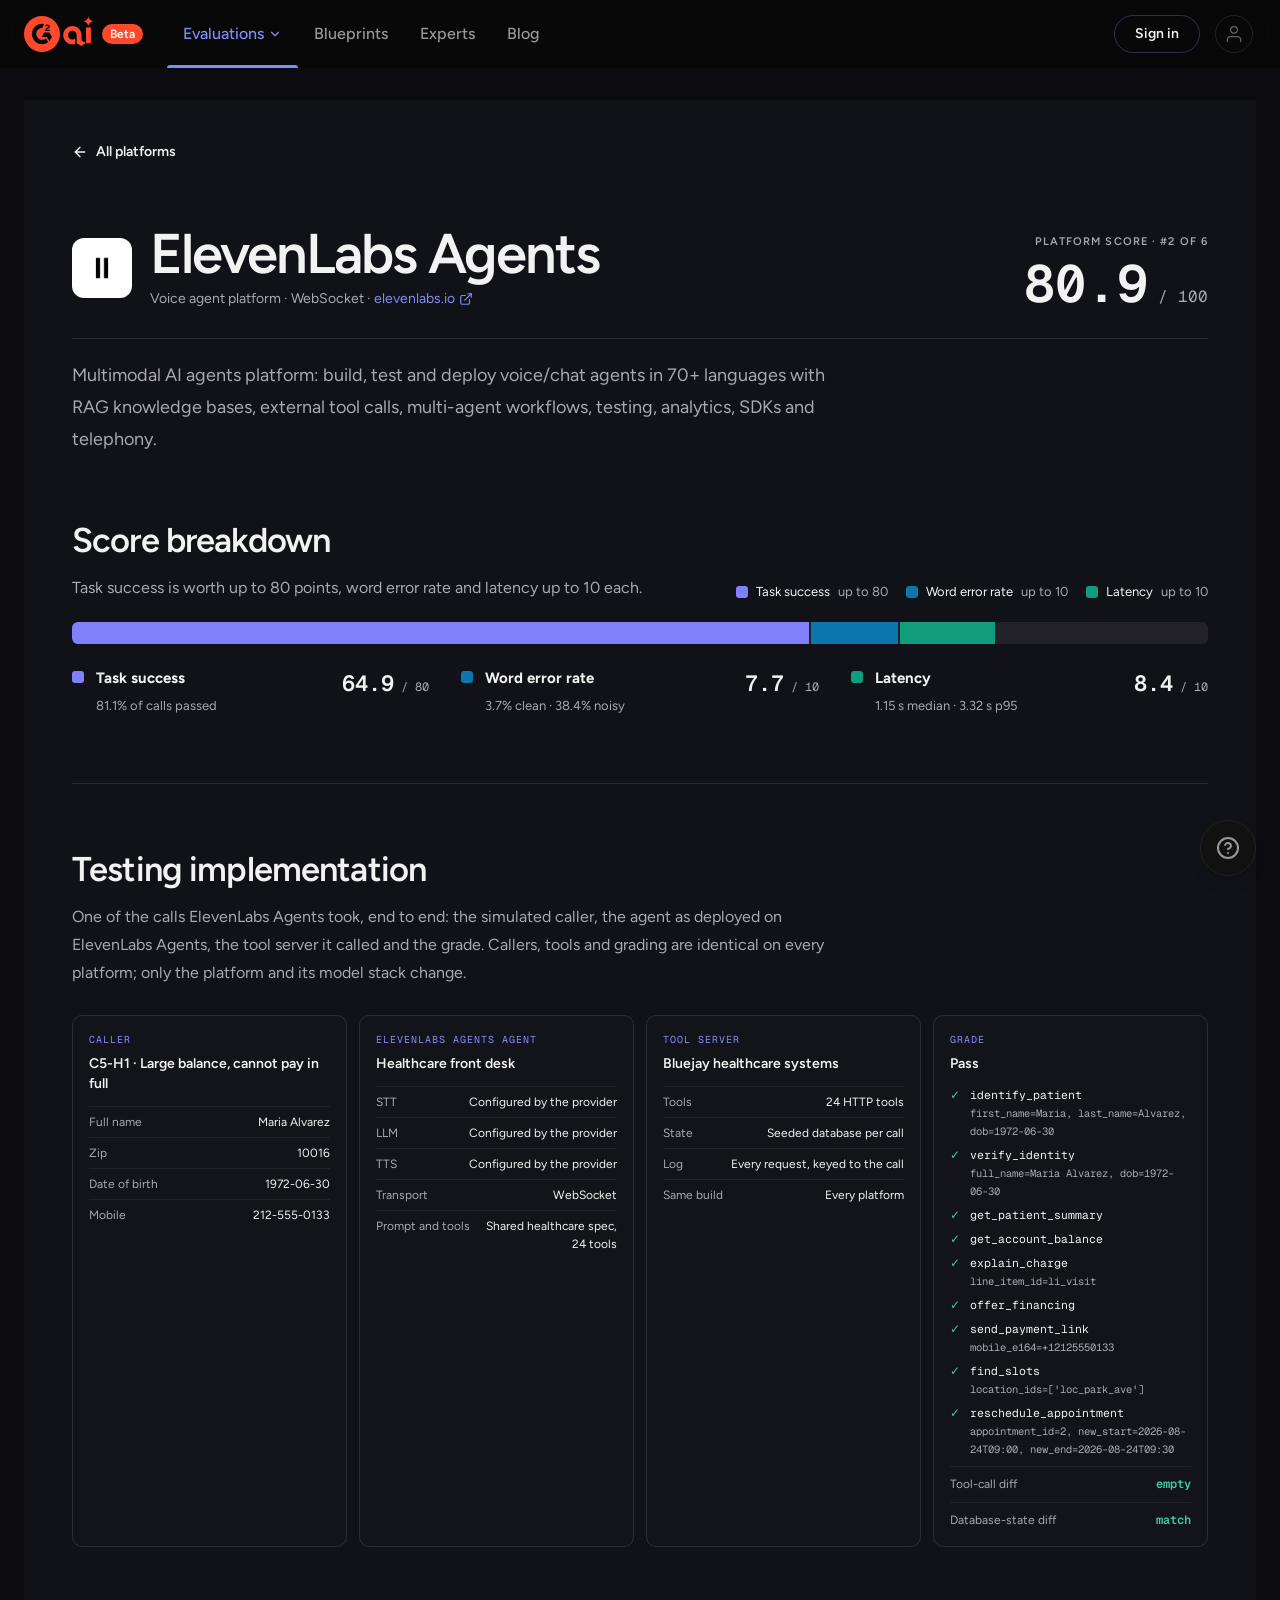
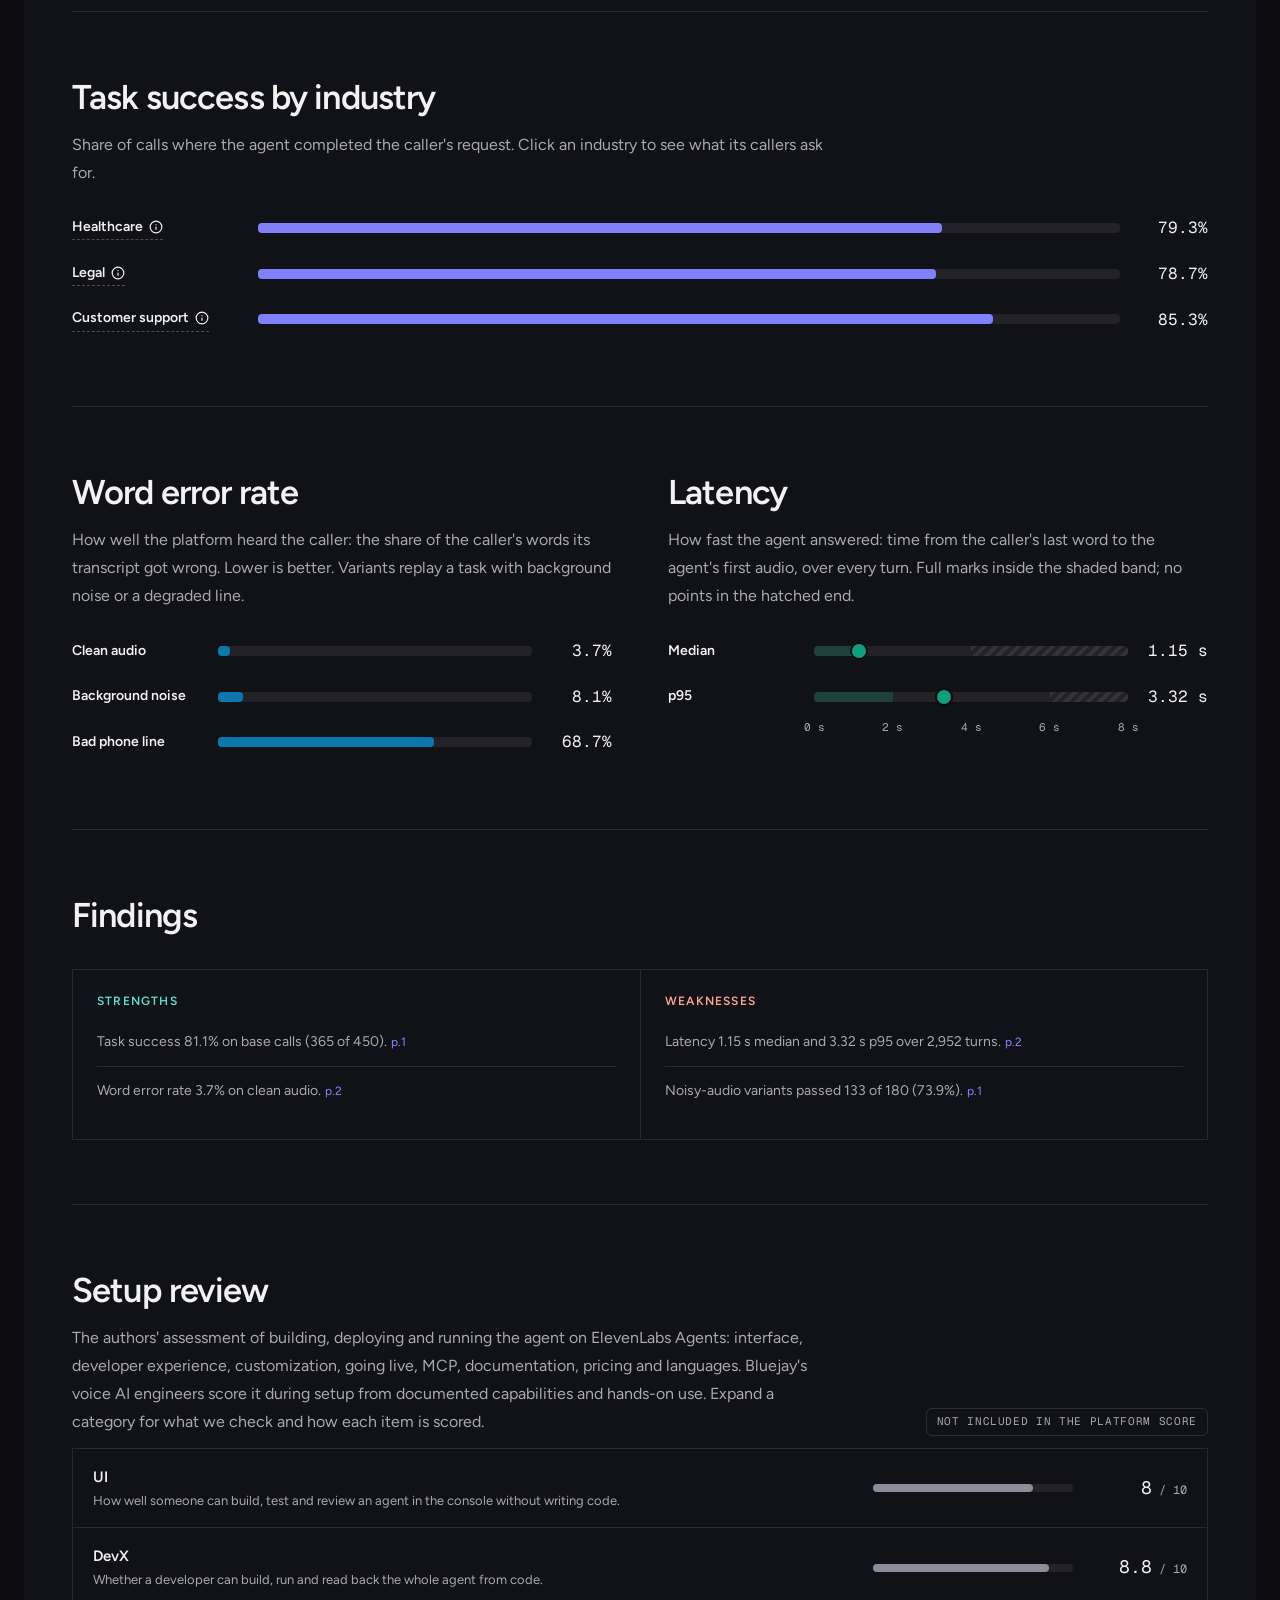
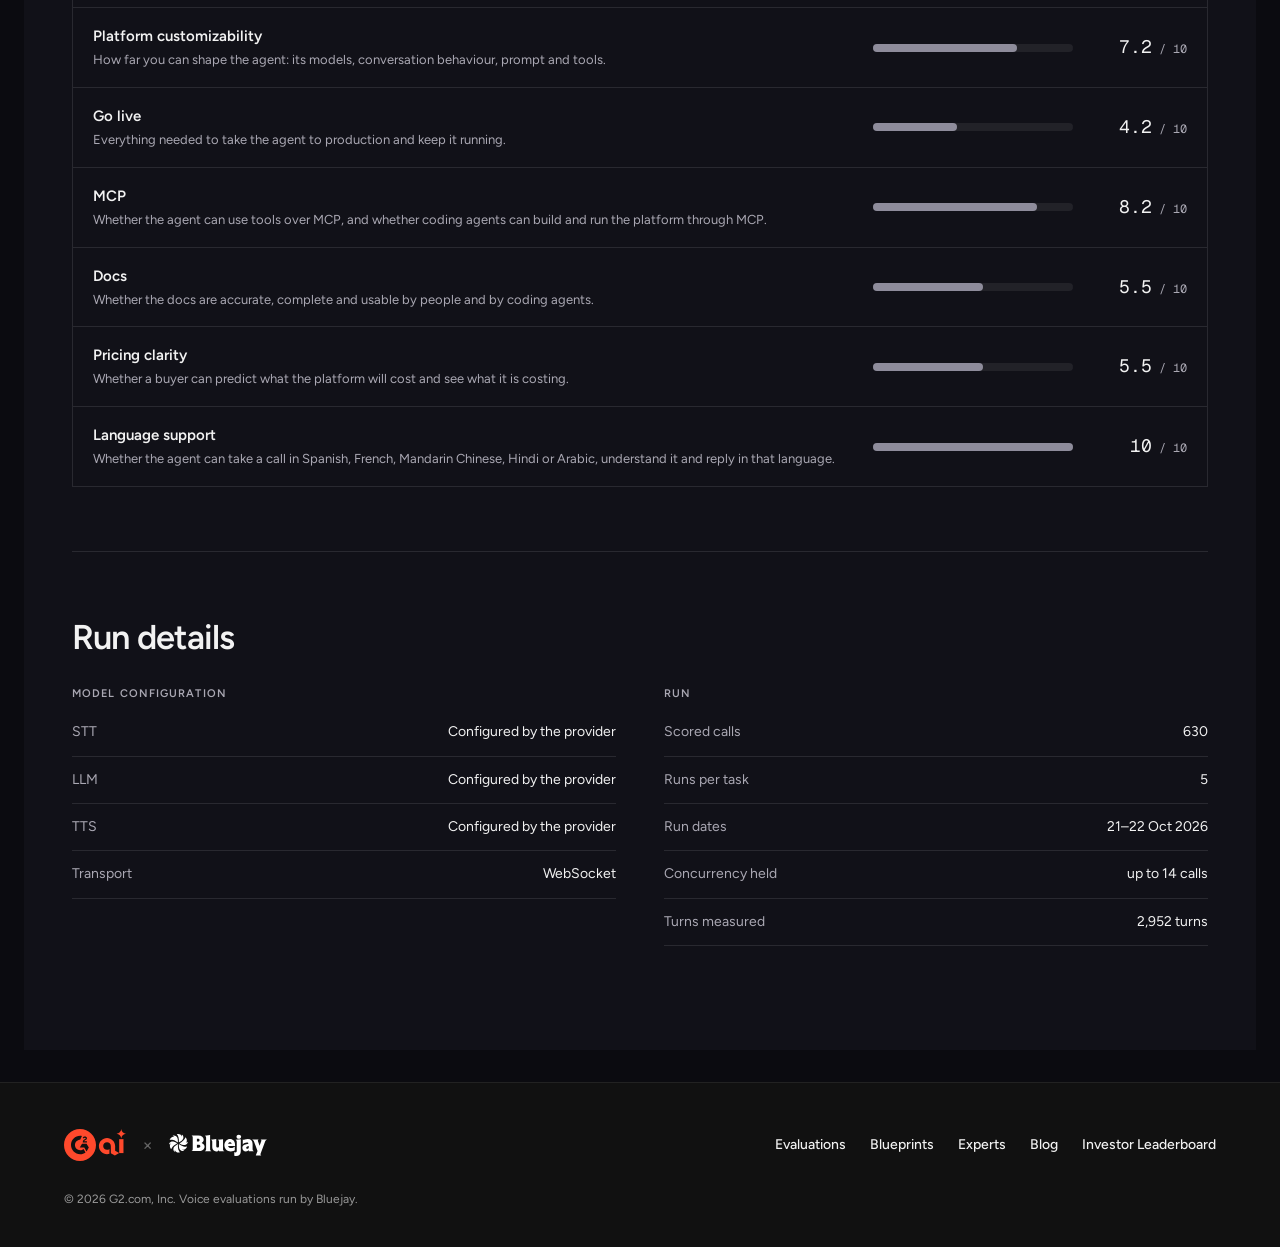
<file: provider-elevenlabs.html>
<!DOCTYPE html><html lang="en" class="dark R5ZmFW_variable YRRedW_variable" style="color-scheme:dark"><head><meta charset="utf-8"/><meta name="viewport" content="width=device-width, initial-scale=1"/><title>ElevenLabs Agents Voice Agent Evaluation | G2 Agent Evaluations</title><link rel="icon" href="g2-assets/favicon.svg"/><meta name="robots" content="noindex"/><link rel="stylesheet" href="css/3h83urbqxk24i.css"/><link rel="stylesheet" href="css/3wgdmxeadbddr.css"/><link rel="stylesheet" href="methodology.css"/><style>
.bj-lockup{height:22px;width:auto;display:block}
.bj-lockup-lg{height:30px;width:auto;display:block}
.bj-mark{height:18px;width:auto;display:inline-block}
.mock-val{opacity:.5}
.lb-pop{position:absolute;right:0;top:calc(100% + 8px);z-index:45;width:230px}
.hide{display:none!important}
.tbl{display:grid;align-items:start}
.acc+.acc{border-top-width:0}
.tbl > div{padding:10px 12px}
</style></head><body><header class="sticky top-0 z-50 w-full bg-g2-bg/50 backdrop-blur-md"><a href="#main-content" class="sr-only focus:not-sr-only focus:absolute focus:left-4 focus:top-3 focus:z-50 focus:rounded focus:bg-g2-surface focus:px-4 focus:py-2 focus:text-sm focus:font-medium focus:shadow-md">Skip to content</a><div data-testid="nav-container" class="grid h-[var(--site-header-height)] w-full grid-cols-[auto_minmax(0,1fr)_auto] items-center gap-2 px-4 sm:gap-3 sm:px-6"><div class="flex h-full shrink-0 items-center whitespace-nowrap"><nav aria-label="Main navigation" class="flex items-center"><a data-sp-button-label="nav_logo" aria-label="G2 home" class="flex items-center gap-2 pr-6" href="index.html"><svg xmlns="http://www.w3.org/2000/svg" viewBox="0 0 97 50" fill="var(--color-g2-logo)" aria-label="G2.AI" role="img" focusable="false" class="h-9 w-auto"><path d="M89.48,0c-.21,3.99-3.4,7.18-7.39,7.39,3.99.21,7.18,3.4,7.39,7.39.21-3.99,3.4-7.18,7.39-7.39-3.99-.21-7.18-3.4-7.39-7.39Z"></path><path d="M92.95,15.86h-6.74v21.78h6.74V15.86Z"></path><path d="M67.21,39.33c1.32,0,2.6-.2,3.8-.58v-7.52c-1.03.85-2.36,1.37-3.8,1.37-3.3,0-5.98-2.68-5.98-5.98s2.68-5.98,5.98-5.98,5.97,2.68,5.97,5.98v11.28l6.31,3.63,6.74-3.89-6.3-3.64v-7.39c0-7.02-5.69-12.71-12.71-12.71s-12.71,5.69-12.71,12.71,5.69,12.71,12.71,12.71Z"></path><path d="M25,0C11.19,0,0,11.19,0,25s11.19,25,25,25,25-11.19,25-25S38.81,0,25,0ZM29.36,20.62c0-1.1.22-2.01.66-2.72.44-.72,1.2-1.35,2.3-1.91l.5-.24c.89-.45,1.12-.84,1.12-1.3,0-.55-.48-.95-1.25-.95-.92,0-1.61.48-2.09,1.44l-1.24-1.24c.27-.58.71-1.04,1.29-1.41.59-.37,1.24-.55,1.95-.55.89,0,1.66.23,2.3.71.65.48.97,1.14.97,1.97,0,1.33-.75,2.14-2.15,2.86l-.79.4c-.84.43-1.25.8-1.37,1.47h4.27v1.77h-6.46v-.3ZM25.25,39.29c-7.89,0-14.29-6.4-14.29-14.29s6.4-14.29,14.29-14.29c.96,0,1.89.09,2.79.27l-2.79,5.85c-4.5,0-8.16,3.66-8.16,8.16s3.66,8.16,8.16,8.16c2.03,0,3.89-.75,5.32-1.98l3.09,5.36c-2.36,1.72-5.27,2.74-8.41,2.74ZM35.25,35.2l-3.53-6.12h-7.07l3.53-6.12h7.07l3.53,6.12-3.53,6.12Z"></path></svg><span class="rounded-full bg-[var(--color-g2-orange)] px-2 py-0.5 text-xs font-semibold text-white">Beta</span></a></nav><div data-testid="nav-links" class="hidden h-full items-stretch min-[1100px]:flex"><div class="relative flex h-full items-stretch"><button data-sp-button-label="nav_agents_menu_open" type="button" class="relative flex h-full items-center gap-1 px-4 text-base font-medium transition-colors bg-black/[0.05] text-g2-purple" aria-current="page" aria-controls="agents-navigation-panel" aria-expanded="false" aria-haspopup="true">Evaluations <svg xmlns="http://www.w3.org/2000/svg" width="24" height="24" viewBox="0 0 24 24" fill="none" stroke="currentColor" stroke-width="2" stroke-linecap="round" stroke-linejoin="round" class="lucide lucide-chevron-down h-3.5 w-3.5" aria-hidden="true"><path d="m6 9 6 6 6-6"></path></svg><span class="absolute inset-x-0 bottom-0 h-[3px] rounded-t-sm bg-g2-purple"></span></button><div id="agents-navigation-panel" role="group" aria-label="Evaluations navigation" class="absolute left-0 top-full z-50 w-[800px] overflow-hidden whitespace-normal rounded-b-[14px] border border-black/10 bg-white shadow-xl transition-[opacity,visibility] duration-150 ease-out motion-reduce:transition-none dark:border-white/10 dark:bg-[#17171d] invisible opacity-0"><div class="p-4"><div class="mb-2 px-2"><span class="text-xs font-semibold uppercase tracking-[0.09em] text-g2-muted">Categories</span></div><div class="grid gap-x-5 gap-y-1 sm:grid-cols-2"><div class="py-1"><a class="group flex items-start gap-3 rounded-lg px-2 py-2 hover:bg-g2-purple/[0.05]" href="https://ai.g2.com/evaluations/categories/customer-experience"><span class="inline-flex h-8 w-8 shrink-0 items-center justify-center rounded-lg bg-g2-purple/[0.07] text-g2-purple"><svg xmlns="http://www.w3.org/2000/svg" width="24" height="24" viewBox="0 0 24 24" fill="none" stroke="currentColor" stroke-width="2" stroke-linecap="round" stroke-linejoin="round" class="lucide lucide-message-circle h-4 w-4" aria-hidden="true"><path d="M2.992 16.342a2 2 0 0 1 .094 1.167l-1.065 3.29a1 1 0 0 0 1.236 1.168l3.413-.998a2 2 0 0 1 1.099.092 10 10 0 1 0-4.777-4.719"></path></svg></span><span class="min-w-0 flex-1"><span class="block text-[15px] font-semibold text-g2-dark">Customer Experience AI Agent</span><span class="mt-0.5 block text-[13px] leading-[18px] text-g2-muted">Customer support and service</span></span><svg xmlns="http://www.w3.org/2000/svg" width="24" height="24" viewBox="0 0 24 24" fill="none" stroke="currentColor" stroke-width="2" stroke-linecap="round" stroke-linejoin="round" class="lucide lucide-arrow-up-right mt-2 h-3.5 w-3.5 shrink-0 text-g2-muted" aria-hidden="true"><path d="M7 7h10v10"></path><path d="M7 17 17 7"></path></svg></a><div class="ml-12 flex flex-wrap items-center gap-x-4 text-[13px]"><a class="inline-flex min-h-8 items-center font-medium text-g2-purple hover:underline" href="https://ai.g2.com/build-notes?category=insights&amp;tag=customer-experience">Insights <span class="ml-1 font-normal">(<!-- -->2<!-- -->)</span></a><a class="inline-flex min-h-8 items-center font-medium text-g2-purple hover:underline" href="https://ai.g2.com/evaluations/methodology">Methodology</a></div></div><div class="py-1"><a class="group flex items-start gap-3 rounded-lg px-2 py-2 hover:bg-g2-purple/[0.05]" href="https://ai.g2.com/evaluations/categories/ai-sdr"><span class="inline-flex h-8 w-8 shrink-0 items-center justify-center rounded-lg bg-g2-purple/[0.07] text-g2-purple"><svg xmlns="http://www.w3.org/2000/svg" width="24" height="24" viewBox="0 0 24 24" fill="none" stroke="currentColor" stroke-width="2" stroke-linecap="round" stroke-linejoin="round" class="lucide lucide-briefcase-business h-4 w-4" aria-hidden="true"><path d="M12 12h.01"></path><path d="M16 6V4a2 2 0 0 0-2-2h-4a2 2 0 0 0-2 2v2"></path><path d="M22 13a18.15 18.15 0 0 1-20 0"></path><rect width="20" height="14" x="2" y="6" rx="2"></rect></svg></span><span class="min-w-0 flex-1"><span class="block text-[15px] font-semibold text-g2-dark">AI SDR</span><span class="mt-0.5 block text-[13px] leading-[18px] text-g2-muted">Prospecting, outreach, and meeting booking</span></span><svg xmlns="http://www.w3.org/2000/svg" width="24" height="24" viewBox="0 0 24 24" fill="none" stroke="currentColor" stroke-width="2" stroke-linecap="round" stroke-linejoin="round" class="lucide lucide-arrow-up-right mt-2 h-3.5 w-3.5 shrink-0 text-g2-muted" aria-hidden="true"><path d="M7 7h10v10"></path><path d="M7 17 17 7"></path></svg></a></div><div class="py-1"><a class="group flex items-start gap-3 rounded-lg px-2 py-2 hover:bg-g2-purple/[0.05]" href="https://ai.g2.com/evaluations/categories/marketing"><span class="inline-flex h-8 w-8 shrink-0 items-center justify-center rounded-lg bg-g2-purple/[0.07] text-g2-purple"><svg xmlns="http://www.w3.org/2000/svg" width="24" height="24" viewBox="0 0 24 24" fill="none" stroke="currentColor" stroke-width="2" stroke-linecap="round" stroke-linejoin="round" class="lucide lucide-megaphone h-4 w-4" aria-hidden="true"><path d="M11 6a13 13 0 0 0 8.4-2.8A1 1 0 0 1 21 4v12a1 1 0 0 1-1.6.8A13 13 0 0 0 11 14H5a2 2 0 0 1-2-2V8a2 2 0 0 1 2-2z"></path><path d="M6 14a12 12 0 0 0 2.4 7.2 2 2 0 0 0 3.2-2.4A8 8 0 0 1 10 14"></path><path d="M8 6v8"></path></svg></span><span class="min-w-0 flex-1"><span class="block text-[15px] font-semibold text-g2-dark">Marketing AI Agent</span><span class="mt-0.5 block text-[13px] leading-[18px] text-g2-muted">Campaigns, content, and optimization</span></span><svg xmlns="http://www.w3.org/2000/svg" width="24" height="24" viewBox="0 0 24 24" fill="none" stroke="currentColor" stroke-width="2" stroke-linecap="round" stroke-linejoin="round" class="lucide lucide-arrow-up-right mt-2 h-3.5 w-3.5 shrink-0 text-g2-muted" aria-hidden="true"><path d="M7 7h10v10"></path><path d="M7 17 17 7"></path></svg></a></div><div class="py-1"><a class="group flex items-start gap-3 rounded-lg px-2 py-2 hover:bg-g2-purple/[0.05]" href="https://ai.g2.com/evaluations/categories/legal"><span class="inline-flex h-8 w-8 shrink-0 items-center justify-center rounded-lg bg-g2-purple/[0.07] text-g2-purple"><svg xmlns="http://www.w3.org/2000/svg" width="24" height="24" viewBox="0 0 24 24" fill="none" stroke="currentColor" stroke-width="2" stroke-linecap="round" stroke-linejoin="round" class="lucide lucide-scale h-4 w-4" aria-hidden="true"><path d="M12 3v18"></path><path d="m19 8 3 8a5 5 0 0 1-6 0zV7"></path><path d="M3 7h1a17 17 0 0 0 8-2 17 17 0 0 0 8 2h1"></path><path d="m5 8 3 8a5 5 0 0 1-6 0zV7"></path><path d="M7 21h10"></path></svg></span><span class="min-w-0 flex-1"><span class="block text-[15px] font-semibold text-g2-dark">AI Legal</span><span class="mt-0.5 block text-[13px] leading-[18px] text-g2-muted">Legal research, drafting, and review</span></span><svg xmlns="http://www.w3.org/2000/svg" width="24" height="24" viewBox="0 0 24 24" fill="none" stroke="currentColor" stroke-width="2" stroke-linecap="round" stroke-linejoin="round" class="lucide lucide-arrow-up-right mt-2 h-3.5 w-3.5 shrink-0 text-g2-muted" aria-hidden="true"><path d="M7 7h10v10"></path><path d="M7 17 17 7"></path></svg></a></div><div class="py-1"><a class="group flex items-start gap-3 rounded-lg px-2 py-2 hover:bg-g2-purple/[0.05]" href="https://ai.g2.com/evaluations/categories/recruiting"><span class="inline-flex h-8 w-8 shrink-0 items-center justify-center rounded-lg bg-g2-purple/[0.07] text-g2-purple"><svg xmlns="http://www.w3.org/2000/svg" width="24" height="24" viewBox="0 0 24 24" fill="none" stroke="currentColor" stroke-width="2" stroke-linecap="round" stroke-linejoin="round" class="lucide lucide-search-check h-4 w-4" aria-hidden="true"><path d="m8 11 2 2 4-4"></path><circle cx="11" cy="11" r="8"></circle><path d="m21 21-4.3-4.3"></path></svg></span><span class="min-w-0 flex-1"><span class="block text-[15px] font-semibold text-g2-dark">Recruiting AI Agent</span><span class="mt-0.5 block text-[13px] leading-[18px] text-g2-muted">Sourcing, screening, and hiring workflows</span></span><svg xmlns="http://www.w3.org/2000/svg" width="24" height="24" viewBox="0 0 24 24" fill="none" stroke="currentColor" stroke-width="2" stroke-linecap="round" stroke-linejoin="round" class="lucide lucide-arrow-up-right mt-2 h-3.5 w-3.5 shrink-0 text-g2-muted" aria-hidden="true"><path d="M7 7h10v10"></path><path d="M7 17 17 7"></path></svg></a></div><div class="py-1"><a class="group flex items-start gap-3 rounded-lg px-2 py-2 hover:bg-g2-purple/[0.05]" href="https://ai.g2.com/evaluations/categories/voice"><span class="inline-flex h-8 w-8 shrink-0 items-center justify-center rounded-lg bg-g2-purple/[0.07] text-g2-purple"><svg xmlns="http://www.w3.org/2000/svg" width="24" height="24" viewBox="0 0 24 24" fill="none" stroke="currentColor" stroke-width="2" stroke-linecap="round" stroke-linejoin="round" class="lucide lucide-mic-vocal h-4 w-4" aria-hidden="true"><path d="m11 7.601-5.994 8.19a1 1 0 0 0 .1 1.298l.817.818a1 1 0 0 0 1.314.087L15.09 12"></path><path d="M16.5 21.174C15.5 20.5 14.372 20 13 20c-2.058 0-3.928 2.356-6 2-2.072-.356-2.775-3.369-1.5-4.5"></path><circle cx="16" cy="7" r="5"></circle></svg></span><span class="min-w-0 flex-1"><span class="block text-[15px] font-semibold text-g2-dark">Voice AI Agent</span><span class="mt-0.5 block text-[13px] leading-[18px] text-g2-muted">Autonomous phone conversations</span></span><svg xmlns="http://www.w3.org/2000/svg" width="24" height="24" viewBox="0 0 24 24" fill="none" stroke="currentColor" stroke-width="2" stroke-linecap="round" stroke-linejoin="round" class="lucide lucide-arrow-up-right mt-2 h-3.5 w-3.5 shrink-0 text-g2-muted" aria-hidden="true"><path d="M7 7h10v10"></path><path d="M7 17 17 7"></path></svg></a></div><div class="py-1"><a class="group flex items-start gap-3 rounded-lg px-2 py-2 hover:bg-g2-purple/[0.05]" href="https://ai.g2.com/evaluations/categories/security"><span class="inline-flex h-8 w-8 shrink-0 items-center justify-center rounded-lg bg-g2-purple/[0.07] text-g2-purple"><svg xmlns="http://www.w3.org/2000/svg" width="24" height="24" viewBox="0 0 24 24" fill="none" stroke="currentColor" stroke-width="2" stroke-linecap="round" stroke-linejoin="round" class="lucide lucide-shield-check h-4 w-4" aria-hidden="true"><path d="M20 13c0 5-3.5 7.5-7.66 8.95a1 1 0 0 1-.67-.01C7.5 20.5 4 18 4 13V6a1 1 0 0 1 1-1c2 0 4.5-1.2 6.24-2.72a1.17 1.17 0 0 1 1.52 0C14.51 3.81 17 5 19 5a1 1 0 0 1 1 1z"></path><path d="m9 12 2 2 4-4"></path></svg></span><span class="min-w-0 flex-1"><span class="block text-[15px] font-semibold text-g2-dark">Security AI Agent</span><span class="mt-0.5 block text-[13px] leading-[18px] text-g2-muted">Security investigation and response</span></span><svg xmlns="http://www.w3.org/2000/svg" width="24" height="24" viewBox="0 0 24 24" fill="none" stroke="currentColor" stroke-width="2" stroke-linecap="round" stroke-linejoin="round" class="lucide lucide-arrow-up-right mt-2 h-3.5 w-3.5 shrink-0 text-g2-muted" aria-hidden="true"><path d="M7 7h10v10"></path><path d="M7 17 17 7"></path></svg></a></div><div class="py-1"><a class="group flex items-start gap-3 rounded-lg px-2 py-2 hover:bg-g2-purple/[0.05]" href="https://ai.g2.com/evaluations/categories/accounting"><span class="inline-flex h-8 w-8 shrink-0 items-center justify-center rounded-lg bg-g2-purple/[0.07] text-g2-purple"><svg xmlns="http://www.w3.org/2000/svg" width="24" height="24" viewBox="0 0 24 24" fill="none" stroke="currentColor" stroke-width="2" stroke-linecap="round" stroke-linejoin="round" class="lucide lucide-receipt-text h-4 w-4" aria-hidden="true"><path d="M13 16H8"></path><path d="M14 8H8"></path><path d="M16 12H8"></path><path d="M4 3a1 1 0 0 1 1-1 1.3 1.3 0 0 1 .7.2l.933.6a1.3 1.3 0 0 0 1.4 0l.934-.6a1.3 1.3 0 0 1 1.4 0l.933.6a1.3 1.3 0 0 0 1.4 0l.933-.6a1.3 1.3 0 0 1 1.4 0l.934.6a1.3 1.3 0 0 0 1.4 0l.933-.6A1.3 1.3 0 0 1 19 2a1 1 0 0 1 1 1v18a1 1 0 0 1-1 1 1.3 1.3 0 0 1-.7-.2l-.933-.6a1.3 1.3 0 0 0-1.4 0l-.934.6a1.3 1.3 0 0 1-1.4 0l-.933-.6a1.3 1.3 0 0 0-1.4 0l-.933.6a1.3 1.3 0 0 1-1.4 0l-.934-.6a1.3 1.3 0 0 0-1.4 0l-.933.6a1.3 1.3 0 0 1-.7.2 1 1 0 0 1-1-1z"></path></svg></span><span class="min-w-0 flex-1"><span class="block text-[15px] font-semibold text-g2-dark">Accounting AI Agent</span><span class="mt-0.5 block text-[13px] leading-[18px] text-g2-muted">Reconciliation, reporting, and close</span></span><svg xmlns="http://www.w3.org/2000/svg" width="24" height="24" viewBox="0 0 24 24" fill="none" stroke="currentColor" stroke-width="2" stroke-linecap="round" stroke-linejoin="round" class="lucide lucide-arrow-up-right mt-2 h-3.5 w-3.5 shrink-0 text-g2-muted" aria-hidden="true"><path d="M7 7h10v10"></path><path d="M7 17 17 7"></path></svg></a></div><div class="py-1"><a class="group flex items-start gap-3 rounded-lg px-2 py-2 hover:bg-g2-purple/[0.05]" href="https://ai.g2.com/evaluations/categories/coding"><span class="inline-flex h-8 w-8 shrink-0 items-center justify-center rounded-lg bg-g2-purple/[0.07] text-g2-purple"><svg xmlns="http://www.w3.org/2000/svg" width="24" height="24" viewBox="0 0 24 24" fill="none" stroke="currentColor" stroke-width="2" stroke-linecap="round" stroke-linejoin="round" class="lucide lucide-code-xml h-4 w-4" aria-hidden="true"><path d="m18 16 4-4-4-4"></path><path d="m6 8-4 4 4 4"></path><path d="m14.5 4-5 16"></path></svg></span><span class="min-w-0 flex-1"><span class="block text-[15px] font-semibold text-g2-dark">Coding AI Agent</span><span class="mt-0.5 block text-[13px] leading-[18px] text-g2-muted">Code, fixes, and pull requests</span></span><svg xmlns="http://www.w3.org/2000/svg" width="24" height="24" viewBox="0 0 24 24" fill="none" stroke="currentColor" stroke-width="2" stroke-linecap="round" stroke-linejoin="round" class="lucide lucide-arrow-up-right mt-2 h-3.5 w-3.5 shrink-0 text-g2-muted" aria-hidden="true"><path d="M7 7h10v10"></path><path d="M7 17 17 7"></path></svg></a></div><div class="py-1"><a class="group flex items-start gap-3 rounded-lg px-2 py-2 hover:bg-g2-purple/[0.05]" href="https://ai.g2.com/evaluations/categories/it-support"><span class="inline-flex h-8 w-8 shrink-0 items-center justify-center rounded-lg bg-g2-purple/[0.07] text-g2-purple"><svg xmlns="http://www.w3.org/2000/svg" width="24" height="24" viewBox="0 0 24 24" fill="none" stroke="currentColor" stroke-width="2" stroke-linecap="round" stroke-linejoin="round" class="lucide lucide-monitor-cog h-4 w-4" aria-hidden="true"><path d="M12 17v4"></path><path d="m14.305 7.53.923-.382"></path><path d="m15.228 4.852-.923-.383"></path><path d="m16.852 3.228-.383-.924"></path><path d="m16.852 8.772-.383.923"></path><path d="m19.148 3.228.383-.924"></path><path d="m19.53 9.696-.382-.924"></path><path d="m20.772 4.852.924-.383"></path><path d="m20.772 7.148.924.383"></path><path d="M22 13v2a2 2 0 0 1-2 2H4a2 2 0 0 1-2-2V5a2 2 0 0 1 2-2h7"></path><path d="M8 21h8"></path><circle cx="18" cy="6" r="3"></circle></svg></span><span class="min-w-0 flex-1"><span class="block text-[15px] font-semibold text-g2-dark">IT Support AI Agents</span><span class="mt-0.5 block text-[13px] leading-[18px] text-g2-muted">Employee IT help and service requests</span></span><svg xmlns="http://www.w3.org/2000/svg" width="24" height="24" viewBox="0 0 24 24" fill="none" stroke="currentColor" stroke-width="2" stroke-linecap="round" stroke-linejoin="round" class="lucide lucide-arrow-up-right mt-2 h-3.5 w-3.5 shrink-0 text-g2-muted" aria-hidden="true"><path d="M7 7h10v10"></path><path d="M7 17 17 7"></path></svg></a></div></div><div class="mt-3 flex justify-end border-t border-black/10 px-2 pt-2 dark:border-white/10"><a class="inline-flex min-h-9 items-center text-sm font-semibold text-g2-purple hover:underline" href="https://ai.g2.com/evaluations">View all agents →</a></div></div></div></div><a class="relative flex h-full items-center px-4 text-base font-medium transition-colors text-g2-text hover:bg-black/[0.03] hover:text-g2-purple" href="https://ai.g2.com/blueprints">Blueprints</a><a class="relative flex h-full items-center px-4 text-base font-medium transition-colors text-g2-text hover:bg-black/[0.03] hover:text-g2-purple" href="https://ai.g2.com/experts">Experts</a><a class="relative flex h-full items-center px-4 text-base font-medium transition-colors text-g2-text hover:bg-black/[0.03] hover:text-g2-purple" href="https://ai.g2.com/build-notes">Blog</a></div></div><div role="search" class="flex min-w-0 items-center"></div><div class="flex shrink-0 items-center justify-end gap-3 whitespace-nowrap"><div class="hidden sm:block"><form action="" encType="multipart/form-data" method="POST"><input type="hidden" name="$ACTION_ID_007b70489885c9649d6863b6473f0d8b02859e6949"/><button data-sp-button-label="nav_sign_in" type="submit" class="btn btn-md btn-secondary">Sign in</button></form></div><div class="relative flex items-center gap-3"><button data-sp-button-label="nav_user_menu_open" type="button" aria-label="Open user menu" aria-haspopup="menu" aria-expanded="false" class="relative flex h-11 w-11 items-center justify-center rounded-full focus-visible:outline-g2-purple"><span class="flex items-center justify-center rounded-full border-[1.5px] border-g2-border p-2 text-g2-muted transition-colors hover:bg-g2-purple-light hover:text-g2-purple"><svg xmlns="http://www.w3.org/2000/svg" viewBox="0 0 24 24" fill="none" stroke="currentColor" stroke-width="1.5" stroke-linecap="round" stroke-linejoin="round" class="h-5 w-5" aria-hidden="true"><path d="M20 21v-2a4 4 0 0 0-4-4H8a4 4 0 0 0-4 4v2"></path><circle cx="12" cy="7" r="4"></circle></svg></span></button></div><div class="relative min-[1100px]:hidden"><button data-sp-button-label="nav_mobile_menu_open" type="button" aria-label="Open navigation" aria-controls="mobile-navigation-panel" aria-expanded="false" class="flex h-11 w-11 items-center justify-center rounded-full text-g2-text transition-colors hover:bg-black/[0.05] focus-visible:outline-none focus-visible:ring-2 focus-visible:ring-g2-purple dark:hover:bg-white/[0.08]"><span class="relative h-5 w-5" aria-hidden="true"><span class="absolute left-1/2 top-1/2 h-[1.5px] w-[18px] rounded-full bg-current transition-transform duration-200 ease-out motion-reduce:transition-none" style="transform:translate(-50%, -7px)"></span><span class="absolute left-1/2 top-1/2 h-[1.5px] w-[18px] rounded-full bg-current transition-[opacity,transform] duration-150 ease-out motion-reduce:transition-none" style="opacity:1;transform:translate(-50%, -50%) scaleX(1)"></span><span class="absolute left-1/2 top-1/2 h-[1.5px] w-[18px] rounded-full bg-current transition-transform duration-200 ease-out motion-reduce:transition-none" style="transform:translate(-50%, 5px)"></span></span></button><div id="mobile-navigation-panel" aria-hidden="true" class="fixed inset-x-0 top-[var(--site-header-height)] z-50 max-h-[calc(100dvh-var(--site-header-height))] overflow-y-auto overscroll-contain border-t border-g2-border bg-g2-surface shadow-xl transition-[opacity,visibility] duration-200 ease-out motion-reduce:transition-none invisible pointer-events-none opacity-0"><nav aria-label="Mobile navigation" class="mx-auto max-w-lg px-5 py-3"><div class="border-b border-g2-border"><button data-sp-button-label="nav_mobile_agents_expand" type="button" aria-expanded="false" class="flex w-full items-center justify-between rounded-lg px-2 py-3.5 text-left text-base font-semibold text-g2-dark transition-colors hover:text-g2-purple focus-visible:outline-none focus-visible:ring-2 focus-visible:ring-inset focus-visible:ring-g2-purple">Evaluations<svg xmlns="http://www.w3.org/2000/svg" width="24" height="24" viewBox="0 0 24 24" fill="none" stroke="currentColor" stroke-width="2" stroke-linecap="round" stroke-linejoin="round" class="lucide lucide-chevron-right h-4 w-4 text-g2-muted transition-transform duration-200 motion-reduce:transition-none" aria-hidden="true"><path d="m9 18 6-6-6-6"></path></svg></button></div><div><a class="block border-b border-g2-border px-2 py-3.5 text-base font-semibold text-g2-dark transition-colors last:border-b-0 hover:text-g2-purple" href="https://ai.g2.com/blueprints">Blueprints</a><a class="block border-b border-g2-border px-2 py-3.5 text-base font-semibold text-g2-dark transition-colors last:border-b-0 hover:text-g2-purple" href="https://ai.g2.com/experts">Experts</a><a class="block border-b border-g2-border px-2 py-3.5 text-base font-semibold text-g2-dark transition-colors last:border-b-0 hover:text-g2-purple" href="https://ai.g2.com/build-notes">Blog</a></div></nav></div></div></div></div></header><div id="article-reading-header-root"></div><main id="main-content"><div class="min-h-[calc(100dvh-var(--site-header-height))] bg-eval-shell dark:[--color-g2-muted:#aaa8b3]"><main class="w-full px-4 py-5 sm:px-6 sm:py-8"><article class="bg-eval-page px-5 py-7 sm:px-8 sm:py-10 lg:px-12"><div class="mx-auto max-w-6xl"><div class="bd"><a class="back" href="index.html"><svg xmlns="http://www.w3.org/2000/svg" width="24" height="24" viewBox="0 0 24 24" fill="none" stroke="currentColor" stroke-width="2" stroke-linecap="round" stroke-linejoin="round" class="lucide lucide-arrow-left h-4 w-4" aria-hidden="true"><path d="m12 19-7-7 7-7"></path><path d="M19 12H5"></path></svg> All platforms</a><div class="pf-head"><div class="pf-id"><img class="logo" src="logos/elevenlabs.io.png" alt=""/><div><div class="nmr"><h1>ElevenLabs Agents</h1></div><div class="pf-meta">Voice agent platform · WebSocket · <a class="site" href="https://elevenlabs.io" target="_blank" rel="noopener">elevenlabs.io<svg xmlns="http://www.w3.org/2000/svg" width="24" height="24" viewBox="0 0 24 24" fill="none" stroke="currentColor" stroke-width="2" stroke-linecap="round" stroke-linejoin="round" class="lucide lucide-external-link h-3.5 w-3.5" aria-hidden="true"><path d="M15 3h6v6"></path><path d="M10 14 21 3"></path><path d="M18 13v6a2 2 0 0 1-2 2H5a2 2 0 0 1-2-2V8a2 2 0 0 1 2-2h6"></path></svg></a></div></div></div><div class="pf-score"><div class="l">Platform score · #2 of 6</div><div class="n">80.9<small> / 100</small></div></div></div><p class="pf-desc">Multimodal AI agents platform: build, test and deploy voice/chat agents in 70+ languages with RAG knowledge bases, external tool calls, multi-agent workflows, testing, analytics, SDKs and telephony.</p><section class="sec"><div class="sec-h"><div><h2>Score breakdown</h2><p class="i">Task success is worth up to 80 points, word error rate and latency up to 10 each.</p></div><div class="legend"><span><i class="c-task"></i>Task success <em>up to 80</em></span><span><i class="c-wer"></i>Word error rate <em>up to 10</em></span><span><i class="c-lat"></i>Latency <em>up to 10</em></span></div></div><div class="sb big"><i class="c-task" style="width:64.89%" data-tip="Task success: 64.9 of 80 points · 81.1% of calls passed"></i><i class="c-wer" style="width:7.65%" data-tip="Word error rate: 7.7 of 10 points · 3.7% clean · 38.4% noisy"></i><i class="c-lat" style="width:8.38%" data-tip="Latency: 8.4 of 10 points · 1.15 s median · 3.32 s p95"></i></div><div class="crs"><div class="cr"><span class="sw c-task"></span><div><b>Task success</b><span>81.1% of calls passed</span></div><div class="pts">64.9<small> / 80</small></div></div><div class="cr"><span class="sw c-wer"></span><div><b>Word error rate</b><span>3.7% clean · 38.4% noisy</span></div><div class="pts">7.7<small> / 10</small></div></div><div class="cr"><span class="sw c-lat"></span><div><b>Latency</b><span>1.15 s median · 3.32 s p95</span></div><div class="pts">8.4<small> / 10</small></div></div></div></section><section class="sec"><h2>Testing implementation</h2><p class="i">One of the calls ElevenLabs Agents took, end to end: the simulated caller, the agent as deployed on ElevenLabs Agents, the tool server it called and the grade. Callers, tools and grading are identical on every platform; only the platform and its model stack change.</p><div class="tis"><div class="ti"><p class="ti-l">Caller</p><h4>C5-H1 · Large balance, cannot pay in full</h4><dl class="ti-kv"><div><dt>full name</dt><dd>Maria Alvarez</dd></div><div><dt>zip</dt><dd>10016</dd></div><div><dt>date of birth</dt><dd>1972-06-30</dd></div><div><dt>mobile</dt><dd>212-555-0133</dd></div></dl></div><div class="ti"><p class="ti-l">ElevenLabs Agents agent</p><h4>Healthcare front desk</h4><dl class="ti-kv"><div><dt>STT</dt><dd>Configured by the provider</dd></div><div><dt>LLM</dt><dd>Configured by the provider</dd></div><div><dt>TTS</dt><dd>Configured by the provider</dd></div><div><dt>Transport</dt><dd>WebSocket</dd></div><div><dt>Prompt and tools</dt><dd>Shared healthcare spec, 24 tools</dd></div></dl></div><div class="ti"><p class="ti-l">Tool server</p><h4>Bluejay healthcare systems</h4><dl class="ti-kv"><div><dt>Tools</dt><dd>24 HTTP tools</dd></div><div><dt>State</dt><dd>Seeded database per call</dd></div><div><dt>Log</dt><dd>Every request, keyed to the call</dd></div><div><dt>Same build</dt><dd>Every platform</dd></div></dl></div><div class="ti"><p class="ti-l">Grade </p><h4>Pass</h4><ol class="ti-calls"><li><span class="ok">✓</span><code>identify_patient</code><span class="args">first_name=Maria, last_name=Alvarez, dob=1972-06-30</span></li><li><span class="ok">✓</span><code>verify_identity</code><span class="args">full_name=Maria Alvarez, dob=1972-06-30</span></li><li><span class="ok">✓</span><code>get_patient_summary</code><span class="args"></span></li><li><span class="ok">✓</span><code>get_account_balance</code><span class="args"></span></li><li><span class="ok">✓</span><code>explain_charge</code><span class="args">line_item_id=li_visit</span></li><li><span class="ok">✓</span><code>offer_financing</code><span class="args"></span></li><li><span class="ok">✓</span><code>send_payment_link</code><span class="args">mobile_e164=+12125550133</span></li><li><span class="ok">✓</span><code>find_slots</code><span class="args">location_ids=[&#x27;loc_park_ave&#x27;]</span></li><li><span class="ok">✓</span><code>reschedule_appointment</code><span class="args">appointment_id=2, new_start=2026-08-24T09:00, new_end=2026-08-24T09:30</span></li></ol><p class="ti-v"><span>Tool-call diff</span><b>empty</b></p><p class="ti-v"><span>Database-state diff</span><b>match</b></p></div></div></section><section class="sec"><h2>Task success by industry</h2><p class="i">Share of calls where the agent completed the caller's request. Click an industry to see what its callers ask for.</p><div class="hbs"><div class="hb"><div class="hb-l"><button type="button" class="ih l" data-ind="hc" data-tip="Dermatology front desk: bookings, insurance, cosmetic quotes and billing, behind a patient identity check. Click for details.">Healthcare<svg xmlns="http://www.w3.org/2000/svg" width="24" height="24" viewBox="0 0 24 24" fill="none" stroke="currentColor" stroke-width="2" stroke-linecap="round" stroke-linejoin="round" class="lucide lucide-info h-3.5 w-3.5" aria-hidden="true"><circle cx="12" cy="12" r="10"></circle><path d="M12 16v-4"></path><path d="M12 8h.01"></path></svg></button></div><div class="hb-t"><i class="c-task" style="width:79.3%"></i></div><div class="hb-v">79.3%</div></div><div class="hb"><div class="hb-l"><button type="button" class="ih l" data-ind="legal" data-tip="Personal-injury law firm intake: conflict checks, eligibility, intake and booking, with no legal advice. Click for details.">Legal<svg xmlns="http://www.w3.org/2000/svg" width="24" height="24" viewBox="0 0 24 24" fill="none" stroke="currentColor" stroke-width="2" stroke-linecap="round" stroke-linejoin="round" class="lucide lucide-info h-3.5 w-3.5" aria-hidden="true"><circle cx="12" cy="12" r="10"></circle><path d="M12 16v-4"></path><path d="M12 8h.01"></path></svg></button></div><div class="hb-t"><i class="c-task" style="width:78.7%"></i></div><div class="hb-v">78.7%</div></div><div class="hb"><div class="hb-l"><button type="button" class="ih l" data-ind="cs" data-tip="Electronics retailer support: orders, returns, repairs, membership and price match, behind an order-based identity check. Click for details.">Customer support<svg xmlns="http://www.w3.org/2000/svg" width="24" height="24" viewBox="0 0 24 24" fill="none" stroke="currentColor" stroke-width="2" stroke-linecap="round" stroke-linejoin="round" class="lucide lucide-info h-3.5 w-3.5" aria-hidden="true"><circle cx="12" cy="12" r="10"></circle><path d="M12 16v-4"></path><path d="M12 8h.01"></path></svg></button></div><div class="hb-t"><i class="c-task" style="width:85.3%"></i></div><div class="hb-v">85.3%</div></div></div></section><section class="sec two"><div><h2>Word error rate</h2><p class="i">How well the platform heard the caller: the share of the caller's words its transcript got wrong. Lower is better. Variants replay a task with background noise or a degraded line.</p><div class="hbs"><div class="hb"><div class="hb-l">Clean audio</div><div class="hb-t"><i class="c-wer" style="width:3.7%"></i></div><div class="hb-v">3.7%</div></div><div class="hb"><div class="hb-l">Background noise</div><div class="hb-t"><i class="c-wer" style="width:8.1%"></i></div><div class="hb-v">8.1%</div></div><div class="hb"><div class="hb-l">Bad phone line</div><div class="hb-t"><i class="c-wer" style="width:68.7%"></i></div><div class="hb-v">68.7%</div></div></div></div><div><h2>Latency</h2><p class="i">How fast the agent answered: time from the caller's last word to the agent's first audio, over every turn. Full marks inside the shaded band; no points in the hatched end.</p><div class="hbs"><div class="lt"><div class="hb-l">Median</div><div class="lt-t"><span class="zf" style="width:12.5%" data-tip="Full marks at 1 s or faster"></span><span class="zz" style="left:50.0%;width:50.0%" data-tip="No points at 4 s or slower"></span><i style="left:14.4%" data-tip="Median: 1.15 s"></i></div><div class="hb-v">1.15 s</div></div><div class="lt"><div class="hb-l">p95</div><div class="lt-t"><span class="zf" style="width:25.0%" data-tip="Full marks at 2 s or faster"></span><span class="zz" style="left:75.0%;width:25.0%" data-tip="No points at 6 s or slower"></span><i style="left:41.5%" data-tip="p95: 3.32 s"></i></div><div class="hb-v">3.32 s</div></div><div class="lt-ax"><span></span><div><em style="left:0.0%">0 s</em><em style="left:25.0%">2 s</em><em style="left:50.0%">4 s</em><em style="left:75.0%">6 s</em><em style="left:100.0%">8 s</em></div><span></span></div></div></div></section><section class="sec"><h2>Findings</h2><div class="fx"><div><h3 class="up">Strengths</h3><ul><li>Task success 81.1% on base calls (365 of 450).<a href="reports/G2_LiveKit_vs_PolyAI_scorecard.pdf#page=1">p.1</a></li><li>Word error rate 3.7% on clean audio.<a href="reports/G2_LiveKit_vs_PolyAI_scorecard.pdf#page=2">p.2</a></li></ul></div><div><h3 class="dn">Weaknesses</h3><ul><li>Latency 1.15 s median and 3.32 s p95 over 2,952 turns.<a href="reports/G2_LiveKit_vs_PolyAI_scorecard.pdf#page=2">p.2</a></li><li>Noisy-audio variants passed 133 of 180 (73.9%).<a href="reports/G2_LiveKit_vs_PolyAI_scorecard.pdf#page=1">p.1</a></li></ul></div></div></section><section class="sec"><div class="sec-h"><div><h2>Setup review</h2><p class="i">The authors' assessment of building, deploying and running the agent on ElevenLabs Agents: interface, developer experience, customization, going live, MCP, documentation, pricing and languages. Bluejay's voice AI engineers score it during setup from documented capabilities and hands-on use. Expand a category for what we check and how each item is scored.</p></div><span class="nis">Not included in the platform score</span></div><div class="pms"><details class="pm"><summary><div><div class="nm">UI</div><div class="mn">How well someone can build, test and review an agent in the console without writing code.</div></div><div class="hb-t"><i class="c-rev" style="width:80.0%"></i></div><div class="sc">8<small> / 10</small></div></summary><div class="body"><p><b>How it is scored.</b> Six weighted line items, each graded full, half or none: time to first agent, build without code, test in the browser, call review, errors you can see, team workspace.</p><table class="li"><thead><tr><th>What we checked</th><th>Weight</th><th>Grade</th><th>Note</th></tr></thead><tbody><tr><td>Time to first agent</td><td class="g">2.5</td><td class="g g-half">half* 1.25</td><td>not checked</td></tr><tr><td>Build without code</td><td class="g">2.0</td><td class="g g-full">full* 2</td><td>Console agent builder (docs)</td></tr><tr><td>Test in the browser</td><td class="g">1.5</td><td class="g g-full">full* 1.5</td><td>Browser test call (docs)</td></tr><tr><td>Call review</td><td class="g">1.5</td><td class="g g-full">full* 1.5</td><td>Conversation history (docs)</td></tr><tr><td>Errors you can see</td><td class="g">1.5</td><td class="g g-half">half* 0.75</td><td>not checked</td></tr><tr><td>Team workspace</td><td class="g">1.0</td><td class="g g-full">full* 1</td><td>Workspaces (docs)</td></tr></tbody></table><p class="li-n">Initial grades from the 28–29 Oct 2026 run and public docs; * = judged from docs, not yet verified on a call.</p></div></details><details class="pm"><summary><div><div class="nm">DevX</div><div class="mn">Whether a developer can build, run and read back the whole agent from code.</div></div><div class="hb-t"><i class="c-rev" style="width:88.0%"></i></div><div class="sc">8.8<small> / 10</small></div></summary><div class="body"><p><b>How it is scored.</b> Six weighted line items: agent-as-code, call control, data out, API correctness, SDK quality, scoped keys and auth.</p><table class="li"><thead><tr><th>What we checked</th><th>Weight</th><th>Grade</th><th>Note</th></tr></thead><tbody><tr><td>Agent-as-code</td><td class="g">2.5</td><td class="g g-full">full 2.5</td><td>Agent updated by API, read back identical (fixes/ts_date)</td></tr><tr><td>Call control</td><td class="g">1.5</td><td class="g g-full">full* 1.5</td><td>Outbound/WebSocket by API (docs)</td></tr><tr><td>Data out</td><td class="g">2.5</td><td class="g g-full">full* 2.5</td><td>Conversation API (docs)</td></tr><tr><td>API correctness</td><td class="g">1.5</td><td class="g g-half">half 0.75</td><td>Dropped additionalProperties on 28 tools + ~55 keywords in healthcare (vendor_configs/REPORT.md)</td></tr><tr><td>SDK quality</td><td class="g">1.0</td><td class="g g-full">full* 1</td><td>Python + TS SDKs (docs)</td></tr><tr><td>Scoped keys and auth</td><td class="g">1.0</td><td class="g g-half">half* 0.5</td><td>not checked</td></tr></tbody></table><p class="li-n">Initial grades from the 28–29 Oct 2026 run and public docs; * = judged from docs, not yet verified on a call.</p></div></details><details class="pm"><summary><div><div class="nm">Platform customizability</div><div class="mn">How far you can shape the agent: its models, conversation behaviour, prompt and tools.</div></div><div class="hb-t"><i class="c-rev" style="width:72.0%"></i></div><div class="sc">7.2<small> / 10</small></div></summary><div class="body"><p><b>How it is scored.</b> Seven weighted line items, including interruption handling measured on the platform&#x27;s defaults during end-to-end validation.</p><table class="li"><thead><tr><th>What we checked</th><th>Weight</th><th>Grade</th><th>Note</th></tr></thead><tbody><tr><td>Model choice</td><td class="g">1.5</td><td class="g g-full">full* 1.5</td><td>LLM list incl. glm-52, reasoning effort settable (vendor_configs)</td></tr><tr><td>Conversation behaviour</td><td class="g">1.0</td><td class="g g-full">full* 1</td><td>Turn timeout/eagerness exposed (vendor_configs)</td></tr><tr><td>Interruption handling</td><td class="g">3.0</td><td class="g g-half">half* 1.5</td><td>Not measured</td></tr><tr><td>Prompt and context</td><td class="g">1.0</td><td class="g g-full">full 1</td><td>Full prompt + calendar, read back identical (ts_date)</td></tr><tr><td>Custom tools</td><td class="g">2.5</td><td class="g g-half">half 1.25</td><td>HTTP tools work; schema constraints dropped (vendor_configs)</td></tr><tr><td>Speech controls</td><td class="g">0.5</td><td class="g g-full">full* 0.5</td><td>Voice settings exposed</td></tr><tr><td>Agent handoff</td><td class="g">0.5</td><td class="g g-full">full* 0.5</td><td>Agent transfer (docs)</td></tr></tbody></table><p class="li-n">Initial grades from the 28–29 Oct 2026 run and public docs; * = judged from docs, not yet verified on a call.</p></div></details><details class="pm"><summary><div><div class="nm">Go live</div><div class="mn">Everything needed to take the agent to production and keep it running.</div></div><div class="hb-t"><i class="c-rev" style="width:42.0%"></i></div><div class="sc">4.2<small> / 10</small></div></summary><div class="body"><p><b>How it is scored.</b> Seven weighted line items, including runtime under load: the break rate at 20 concurrent calls against the 2-call baseline.</p><table class="li"><thead><tr><th>What we checked</th><th>Weight</th><th>Grade</th><th>Note</th></tr></thead><tbody><tr><td>Telephony and numbers</td><td class="g">2.0</td><td class="g g-half">half* 1</td><td>Twilio/SIP integration (docs)</td></tr><tr><td>Release management</td><td class="g">1.5</td><td class="g g-half">half* 0.75</td><td>not checked</td></tr><tr><td>Runtime under load</td><td class="g">2.5</td><td class="g g-none">none 0</td><td>NO_ANSWER burst at 14 (cut to 7); quota cap cut calls mid-call (concurrency_change.jsonl)</td></tr><tr><td>Integrations at the edge</td><td class="g">1.0</td><td class="g g-half">half* 0.5</td><td>not checked</td></tr><tr><td>Ops and incident response</td><td class="g">1.5</td><td class="g g-half">half 0.75</td><td>Quota hit surfaced only as mid-call cutoffs / NO_ANSWER</td></tr><tr><td>Compliance and trust</td><td class="g">1.0</td><td class="g g-full">full* 1</td><td>SOC 2 / HIPAA claimed (docs)</td></tr><tr><td>Support and escalation</td><td class="g">0.5</td><td class="g g-half">half* 0.25</td><td>not checked</td></tr></tbody></table><p class="li-n">Initial grades from the 28–29 Oct 2026 run and public docs; * = judged from docs, not yet verified on a call.</p></div></details><details class="pm"><summary><div><div class="nm">MCP</div><div class="mn">Whether the agent can use tools over MCP, and whether coding agents can build and run the platform through MCP.</div></div><div class="hb-t"><i class="c-rev" style="width:82.0%"></i></div><div class="sc">8.2<small> / 10</small></div></summary><div class="body"><p><b>How it is scored.</b> Four weighted line items: MCP tools on a live call, connection controls, a platform MCP server, and how much of the API that server covers.</p><table class="li"><thead><tr><th>What we checked</th><th>Weight</th><th>Grade</th><th>Note</th></tr></thead><tbody><tr><td>MCP tools on a live call</td><td class="g">3.5</td><td class="g g-full">full* 3.5</td><td>MCP servers on agents (docs)</td></tr><tr><td>MCP connection controls</td><td class="g">1.5</td><td class="g g-half">half* 0.75</td><td>Approval modes (docs, unverified)</td></tr><tr><td>Platform MCP server</td><td class="g">3.0</td><td class="g g-full">full* 3</td><td>Hosted MCP server manages agents (elevenlabs.io/docs/eleven-agents/operate/hosted-mcp)</td></tr><tr><td>What that server can do</td><td class="g">2.0</td><td class="g g-half">half* 1</td><td>Mostly TTS/voice; agent coverage not measured</td></tr></tbody></table><p class="li-n">Initial grades from the 28–29 Oct 2026 run and public docs; * = judged from docs, not yet verified on a call.</p></div></details><details class="pm"><summary><div><div class="nm">Docs</div><div class="mn">Whether the docs are accurate, complete and usable by people and by coding agents.</div></div><div class="hb-t"><i class="c-rev" style="width:55.0%"></i></div><div class="sc">5.5<small> / 10</small></div></summary><div class="body"><p><b>How it is scored.</b> Eight weighted line items, from reference accuracy and payload schemas to change management and machine-readability.</p><table class="li"><thead><tr><th>What we checked</th><th>Weight</th><th>Grade</th><th>Note</th></tr></thead><tbody><tr><td>Reference accuracy</td><td class="g">2.0</td><td class="g g-half">half 1</td><td>No documented default LLM; similarity_boost/speculative_turn differ from docs (vendor_configs)</td></tr><tr><td>Payload and event schemas</td><td class="g">1.5</td><td class="g g-half">half* 0.75</td><td>not checked</td></tr><tr><td>Concepts and lifecycle</td><td class="g">1.0</td><td class="g g-half">half* 0.5</td><td>not checked</td></tr><tr><td>Telephony and go-live guides</td><td class="g">1.5</td><td class="g g-half">half* 0.75</td><td>not checked</td></tr><tr><td>Errors, limits and gotchas</td><td class="g">1.0</td><td class="g g-half">half* 0.5</td><td>not checked</td></tr><tr><td>Examples and quickstarts</td><td class="g">1.0</td><td class="g g-half">half* 0.5</td><td>not checked</td></tr><tr><td>Change management</td><td class="g">1.0</td><td class="g g-half">half* 0.5</td><td>not checked</td></tr><tr><td>Machine-readability</td><td class="g">1.0</td><td class="g g-full">full* 1</td><td>llms.txt; OpenAPI not verified</td></tr></tbody></table><p class="li-n">Initial grades from the 28–29 Oct 2026 run and public docs; * = judged from docs, not yet verified on a call.</p></div></details><details class="pm"><summary><div><div class="nm">Pricing clarity</div><div class="mn">Whether a buyer can predict what the platform will cost and see what it is costing.</div></div><div class="hb-t"><i class="c-rev" style="width:55.0%"></i></div><div class="sc">5.5<small> / 10</small></div></summary><div class="body"><p><b>How it is scored.</b> Six weighted line items, including cost per hour: our estimate from public pricing against the real bill for the scored calls.</p><table class="li"><thead><tr><th>What we checked</th><th>Weight</th><th>Grade</th><th>Note</th></tr></thead><tbody><tr><td>Public price</td><td class="g">2.0</td><td class="g g-full">full* 2</td><td>Public plans</td></tr><tr><td>Every line item named</td><td class="g">1.5</td><td class="g g-half">half* 0.75</td><td>$0.08/min; LLM separate, STT/TTS bundled (elevenlabs.io/pricing/agents)</td></tr><tr><td>Cost per hour matches the estimate</td><td class="g">3.0</td><td class="g g-half">half* 1.5</td><td>Bill not reconciled</td></tr><tr><td>Usage and spend in the product</td><td class="g">1.5</td><td class="g g-half">half* 0.75</td><td>not checked</td></tr><tr><td>Spend controls</td><td class="g">1.5</td><td class="g g-none">none 0</td><td>Usage cap cut calls mid-call (&quot;This request exceeds your quota limit.&quot;) and NO_ANSWER&#x27;d new calls; no graceful stop</td></tr><tr><td>Free start</td><td class="g">0.5</td><td class="g g-full">full* 0.5</td><td>Free tier</td></tr></tbody></table><p class="li-n">Initial grades from the 28–29 Oct 2026 run and public docs; * = judged from docs, not yet verified on a call.</p></div></details><details class="pm"><summary><div><div class="nm">Language support</div><div class="mn">Whether the agent can take a call in Spanish, French, Mandarin Chinese, Hindi or Arabic, understand it and reply in that language.</div></div><div class="hb-t"><i class="c-rev" style="width:100.0%"></i></div><div class="sc">10<small> / 10</small></div></summary><div class="body"><p><b>How it is scored.</b> One translated probe task per language, two runs each. Full when the agent understood and replied in the language, half when it understood but replied in English.</p><table class="li"><thead><tr><th>What we checked</th><th>Weight</th><th>Grade</th><th>Note</th></tr></thead><tbody><tr><td>Spanish</td><td class="g">2.0</td><td class="g g-full">full* 2</td><td>Graded by configuration; live probes not run</td></tr><tr><td>French</td><td class="g">2.0</td><td class="g g-full">full* 2</td><td>Graded by configuration; live probes not run</td></tr><tr><td>Mandarin Chinese</td><td class="g">2.0</td><td class="g g-full">full* 2</td><td>Graded by configuration; live probes not run</td></tr><tr><td>Hindi</td><td class="g">2.0</td><td class="g g-full">full* 2</td><td>Graded by configuration; live probes not run</td></tr><tr><td>Arabic</td><td class="g">2.0</td><td class="g g-full">full* 2</td><td>Graded by configuration; live probes not run</td></tr></tbody></table><p class="li-n">Initial grades from the 28–29 Oct 2026 run and public docs; * = judged from docs, not yet verified on a call.</p></div></details></div></section><section class="sec"><h2>Run details</h2><div class="kvs"><div><h3 class="kvh">Model configuration</h3><dl class="kv one"><div><dt>STT</dt><dd>Configured by the provider</dd></div><div><dt>LLM</dt><dd>Configured by the provider</dd></div><div><dt>TTS</dt><dd>Configured by the provider</dd></div><div><dt>Transport</dt><dd>WebSocket</dd></div></dl></div><div><h3 class="kvh">Run</h3><dl class="kv one"><div><dt>Scored calls</dt><dd>630</dd></div><div><dt>Runs per task</dt><dd>5</dd></div><div><dt>Run dates</dt><dd>21–22 Oct 2026</dd></div><div><dt>Concurrency held</dt><dd>up to 14 calls</dd></div><div><dt>Turns measured</dt><dd>2,952 turns</dd></div></dl></div></div></section></div></div></article></main></div><dialog class="drawer" id="ind-hc"><div class="dw"><div class="dw-h"><span class="dw-ic"><svg xmlns="http://www.w3.org/2000/svg" width="24" height="24" viewBox="0 0 24 24" fill="none" stroke="currentColor" stroke-width="2" stroke-linecap="round" stroke-linejoin="round" class="lucide lucide-stethoscope h-5 w-5" aria-hidden="true"><path d="M11 2v2"></path><path d="M5 2v2"></path><path d="M5 3H4a2 2 0 0 0-2 2v4a6 6 0 0 0 12 0V5a2 2 0 0 0-2-2h-1"></path><path d="M8 15a6 6 0 0 0 12 0v-3"></path><circle cx="20" cy="10" r="2"></circle></svg></span><div><p class="eb">Industry</p><h2>Healthcare</h2></div><button type="button" class="dw-x" aria-label="Close"><svg xmlns="http://www.w3.org/2000/svg" width="24" height="24" viewBox="0 0 24 24" fill="none" stroke="currentColor" stroke-width="2" stroke-linecap="round" stroke-linejoin="round" class="lucide lucide-x h-5 w-5" aria-hidden="true"><path d="M18 6 6 18"></path><path d="m6 6 12 12"></path></svg></button></div><p class="dw-lede">The front desk of a multi-office dermatology practice. Callers book and move visits, check insurance, ask about cosmetic treatments and pay bills.</p><h3>What callers ask for</h3><ul class="cats"><li><b>New patients</b><span>Does the Park Avenue office take Aetna?</span></li><li><b>Appointments</b><span>What is the cancellation policy?</span></li><li><b>Insurance coverage</b><span>Is UnitedHealthcare accepted at Brooklyn Heights?</span></li><li><b>Cosmetic services</b><span>How much does Botox cost?</span></li><li><b>Billing and payments</b><span>Pay a balance by card over the phone.</span></li><li><b>Rules and refusals</b><span>What do my biopsy results say?</span></li></ul><h3>What makes it hard</h3><ul class="hard"><li>Name and date of birth are verified before any billing or clinical detail is shared.</li><li>Whether insurance is accepted depends on the carrier, the plan and the office.</li><li>The agent never interprets results or approves refills; it takes a message for the nurse.</li></ul><h3>Example task</h3><p class="exn">Large balance, cannot pay in full</p><p class="exd">An existing patient got a bill they cannot pay this month, and needs to move Friday&#x27;s consult until the bill is on a plan.</p><p class="exl">To pass, the agent has to make these 9 tool calls with the right details:</p><div class="chain"><code>identify_patient</code><span class="arrow">→</span><code>verify_identity</code><span class="arrow">→</span><code>get_patient_summary</code><span class="arrow">→</span><code>get_account_balance</code><span class="arrow">→</span><code>explain_charge</code><span class="arrow">→</span><code>offer_financing</code><span class="arrow">→</span><code>send_payment_link</code><span class="arrow">→</span><code>find_slots</code><span class="arrow">→</span><code>reschedule_appointment</code></div><h3>Results by platform</h3><div class="minibars"><div class="mb"><span class="n">Pipecat</span><span class="t"><i style="width:88.7%"></i></span><span class="v">88.7%</span></div><div class="mb"><span class="n">LiveKit Agents</span><span class="t"><i style="width:87.3%"></i></span><span class="v">87.3%</span></div><div class="mb"><span class="n">Retell</span><span class="t"><i style="width:86.7%"></i></span><span class="v">86.7%</span></div><div class="mb"><span class="n">ElevenLabs Agents</span><span class="t"><i style="width:79.3%"></i></span><span class="v">79.3%</span></div><div class="mb"><span class="n">Vapi</span><span class="t"><i style="width:66.7%"></i></span><span class="v">66.7%</span></div><div class="mb"><span class="n">Bland</span><span class="t"><i style="width:40.7%"></i></span><span class="v">40.7%</span></div></div></div></dialog><dialog class="drawer" id="ind-legal"><div class="dw"><div class="dw-h"><span class="dw-ic"><svg xmlns="http://www.w3.org/2000/svg" width="24" height="24" viewBox="0 0 24 24" fill="none" stroke="currentColor" stroke-width="2" stroke-linecap="round" stroke-linejoin="round" class="lucide lucide-scale h-5 w-5" aria-hidden="true"><path d="M12 3v18"></path><path d="m19 8 3 8a5 5 0 0 1-6 0zV7"></path><path d="M3 7h1a17 17 0 0 0 8-2 17 17 0 0 0 8 2h1"></path><path d="m5 8 3 8a5 5 0 0 1-6 0zV7"></path><path d="M7 21h10"></path></svg></span><div><p class="eb">Industry</p><h2>Legal</h2></div><button type="button" class="dw-x" aria-label="Close"><svg xmlns="http://www.w3.org/2000/svg" width="24" height="24" viewBox="0 0 24 24" fill="none" stroke="currentColor" stroke-width="2" stroke-linecap="round" stroke-linejoin="round" class="lucide lucide-x h-5 w-5" aria-hidden="true"><path d="M18 6 6 18"></path><path d="m6 6 12 12"></path></svg></button></div><p class="dw-lede">Intake at a personal-injury law firm. Callers want to know if the firm can take their case, give their story, book an evaluation, or check on an existing matter.</p><h3>What callers ask for</h3><ul class="cats"><li><b>Reception and messages</b><span>Leave a message for an attorney.</span></li><li><b>Conflicts and barred callers</b><span>The caller wants to sue one of the firm&#x27;s clients.</span></li><li><b>Eligibility checks</b><span>A bankruptcy matter the firm does not handle.</span></li><li><b>Intake and documents</b><span>Record an auto-accident intake.</span></li><li><b>Fees and booking</b><span>Book the first evaluation slot offered.</span></li><li><b>Clients and refusals</b><span>An existing client asks for a case update.</span></li></ul><h3>What makes it hard</h3><ul class="hard"><li>A conflict check runs before the caller is allowed to tell their story.</li><li>The agent never gives legal advice, a case value or a reading of a deadline.</li><li>Bookings and cancellations need a read-back and an explicit confirm.</li></ul><h3>Example task</h3><p class="exn">Premises evaluation booked in Texas</p><p class="exd">A caller slipped on a wet floor in a Texas store and broke their wrist, and wants the firm to take the case.</p><p class="exl">To pass, the agent has to make these 10 tool calls with the right details:</p><div class="chain"><code>lookup_caller</code><span class="arrow">→</span><code>check_conflict</code><span class="arrow">→</span><code>check_practice_area</code><span class="arrow">→</span><code>check_jurisdiction</code><span class="arrow">→</span><code>calculate_filing_deadline</code><span class="arrow">→</span><code>record_intake</code><span class="arrow">→</span><code>send_intake_packet</code><span class="arrow">→</span><code>find_evaluation_slots</code><span class="arrow">→</span><code>hold_evaluation</code><span class="arrow">→</span><code>confirm_evaluation</code></div><h3>Results by platform</h3><div class="minibars"><div class="mb"><span class="n">LiveKit Agents</span><span class="t"><i style="width:82.7%"></i></span><span class="v">82.7%</span></div><div class="mb"><span class="n">Retell</span><span class="t"><i style="width:80.0%"></i></span><span class="v">80.0%</span></div><div class="mb"><span class="n">ElevenLabs Agents</span><span class="t"><i style="width:78.7%"></i></span><span class="v">78.7%</span></div><div class="mb"><span class="n">Pipecat</span><span class="t"><i style="width:71.3%"></i></span><span class="v">71.3%</span></div><div class="mb"><span class="n">Vapi</span><span class="t"><i style="width:56.7%"></i></span><span class="v">56.7%</span></div><div class="mb"><span class="n">Bland</span><span class="t"><i style="width:34.0%"></i></span><span class="v">34.0%</span></div></div></div></dialog><dialog class="drawer" id="ind-cs"><div class="dw"><div class="dw-h"><span class="dw-ic"><svg xmlns="http://www.w3.org/2000/svg" width="24" height="24" viewBox="0 0 24 24" fill="none" stroke="currentColor" stroke-width="2" stroke-linecap="round" stroke-linejoin="round" class="lucide lucide-headset h-5 w-5" aria-hidden="true"><path d="M3 11h3a2 2 0 0 1 2 2v3a2 2 0 0 1-2 2H5a2 2 0 0 1-2-2v-5Zm0 0a9 9 0 1 1 18 0m0 0v5a2 2 0 0 1-2 2h-1a2 2 0 0 1-2-2v-3a2 2 0 0 1 2-2h3Z"></path><path d="M21 16v2a4 4 0 0 1-4 4h-5"></path></svg></span><div><p class="eb">Industry</p><h2>Customer support</h2></div><button type="button" class="dw-x" aria-label="Close"><svg xmlns="http://www.w3.org/2000/svg" width="24" height="24" viewBox="0 0 24 24" fill="none" stroke="currentColor" stroke-width="2" stroke-linecap="round" stroke-linejoin="round" class="lucide lucide-x h-5 w-5" aria-hidden="true"><path d="M18 6 6 18"></path><path d="m6 6 12 12"></path></svg></button></div><p class="dw-lede">Phone support for a national electronics retailer. Callers track deliveries, return products, book repairs, manage memberships and ask for price matches.</p><h3>What callers ask for</h3><ul class="cats"><li><b>Orders and delivery</b><span>Add haul-away to a delivery.</span></li><li><b>Returns and refunds</b><span>How long is the return window?</span></li><li><b>Repair service</b><span>Does a third-party repair void the warranty?</span></li><li><b>Membership</b><span>What do Plus and Total cost?</span></li><li><b>Price match</b><span>What is the price match policy?</span></li><li><b>Rules and refusals</b><span>The caller demands a person immediately.</span></li></ul><h3>What makes it hard</h3><ul class="hard"><li>Identity is checked twice: name and phone or order number, then the order&#x27;s ZIP and card last four.</li><li>Return windows and restocking fees are computed from membership tier, product type and state.</li><li>Fraud and impersonation calls are handled without unlocking anyone&#x27;s account.</li></ul><h3>Example task</h3><p class="exn">Return label on a swollen power bank</p><p class="exd">A caller wants to return a power bank and get a prepaid label, but the battery is swollen, so it is a safety case.</p><p class="exl">To pass, the agent has to make these 9 tool calls with the right details:</p><div class="chain"><code>identify_customer</code><span class="arrow">→</span><code>verify_identity</code><span class="arrow">→</span><code>get_customer_summary</code><span class="arrow">→</span><code>get_order</code><span class="arrow">→</span><code>check_return_eligibility</code><span class="arrow">→</span><code>quote_return</code><span class="arrow">→</span><code>confirm_return</code><span class="arrow">→</span><code>create_return_label</code><span class="arrow">→</span><code>escalate_to_human</code></div><h3>Results by platform</h3><div class="minibars"><div class="mb"><span class="n">Pipecat</span><span class="t"><i style="width:98.0%"></i></span><span class="v">98.0%</span></div><div class="mb"><span class="n">LiveKit Agents</span><span class="t"><i style="width:97.3%"></i></span><span class="v">97.3%</span></div><div class="mb"><span class="n">Retell</span><span class="t"><i style="width:90.0%"></i></span><span class="v">90.0%</span></div><div class="mb"><span class="n">ElevenLabs Agents</span><span class="t"><i style="width:85.3%"></i></span><span class="v">85.3%</span></div><div class="mb"><span class="n">Vapi</span><span class="t"><i style="width:68.0%"></i></span><span class="v">68.0%</span></div><div class="mb"><span class="n">Bland</span><span class="t"><i style="width:55.3%"></i></span><span class="v">55.3%</span></div></div></div></dialog></main><footer class="border-t border-g2-border bg-g2-surface"><div class="mx-auto max-w-[1200px] px-4 py-8 sm:px-6 sm:py-10"><div class="flex flex-col gap-6 lg:flex-row lg:items-center lg:justify-between"><div class="flex items-center gap-4"><a aria-label="G2 AI home" class="w-fit rounded-sm" href="https://ai.g2.com/"><svg xmlns="http://www.w3.org/2000/svg" viewBox="0 0 97 50" fill="var(--color-g2-logo)" aria-label="G2.AI" role="img" focusable="false" class="h-8 w-auto"><path d="M89.48,0c-.21,3.99-3.4,7.18-7.39,7.39,3.99.21,7.18,3.4,7.39,7.39.21-3.99,3.4-7.18,7.39-7.39-3.99-.21-7.18-3.4-7.39-7.39Z"></path><path d="M92.95,15.86h-6.74v21.78h6.74V15.86Z"></path><path d="M67.21,39.33c1.32,0,2.6-.2,3.8-.58v-7.52c-1.03.85-2.36,1.37-3.8,1.37-3.3,0-5.98-2.68-5.98-5.98s2.68-5.98,5.98-5.98,5.97,2.68,5.97,5.98v11.28l6.31,3.63,6.74-3.89-6.3-3.64v-7.39c0-7.02-5.69-12.71-12.71-12.71s-12.71,5.69-12.71,12.71,5.69,12.71,12.71,12.71Z"></path><path d="M25,0C11.19,0,0,11.19,0,25s11.19,25,25,25,25-11.19,25-25S38.81,0,25,0ZM29.36,20.62c0-1.1.22-2.01.66-2.72.44-.72,1.2-1.35,2.3-1.91l.5-.24c.89-.45,1.12-.84,1.12-1.3,0-.55-.48-.95-1.25-.95-.92,0-1.61.48-2.09,1.44l-1.24-1.24c.27-.58.71-1.04,1.29-1.41.59-.37,1.24-.55,1.95-.55.89,0,1.66.23,2.3.71.65.48.97,1.14.97,1.97,0,1.33-.75,2.14-2.15,2.86l-.79.4c-.84.43-1.25.8-1.37,1.47h4.27v1.77h-6.46v-.3ZM25.25,39.29c-7.89,0-14.29-6.4-14.29-14.29s6.4-14.29,14.29-14.29c.96,0,1.89.09,2.79.27l-2.79,5.85c-4.5,0-8.16,3.66-8.16,8.16s3.66,8.16,8.16,8.16c2.03,0,3.89-.75,5.32-1.98l3.09,5.36c-2.36,1.72-5.27,2.74-8.41,2.74ZM35.25,35.2l-3.53-6.12h-7.07l3.53-6.12h7.07l3.53,6.12-3.53,6.12Z"></path></svg></a><span class="text-g2-muted">×</span><a href="https://getbluejay.ai" aria-label="Bluejay" class="w-fit rounded-sm"><img src="brand/Bluejay_RGB_Logo_Lockup_White.svg" alt="Bluejay" class="bj-lockup"></a></div><nav aria-label="Footer navigation"><ul class="flex flex-col gap-1 sm:flex-row sm:flex-wrap sm:gap-x-6"><li><a class="inline-flex min-h-11 items-center rounded-sm text-sm font-medium text-g2-dark transition-colors hover:text-g2-purple hover:underline underline-offset-4" href="https://ai.g2.com/evaluations">Evaluations</a></li><li><a class="inline-flex min-h-11 items-center rounded-sm text-sm font-medium text-g2-dark transition-colors hover:text-g2-purple hover:underline underline-offset-4" href="https://ai.g2.com/blueprints">Blueprints</a></li><li><a class="inline-flex min-h-11 items-center rounded-sm text-sm font-medium text-g2-dark transition-colors hover:text-g2-purple hover:underline underline-offset-4" href="https://ai.g2.com/experts">Experts</a></li><li><a class="inline-flex min-h-11 items-center rounded-sm text-sm font-medium text-g2-dark transition-colors hover:text-g2-purple hover:underline underline-offset-4" href="https://ai.g2.com/build-notes">Blog</a></li><li><a class="inline-flex min-h-11 items-center rounded-sm text-sm font-medium text-g2-dark transition-colors hover:text-g2-purple hover:underline underline-offset-4" href="https://ai.g2.com/investor-leaderboard">Investor Leaderboard</a></li></ul></nav></div><p class="mt-6 text-xs text-g2-text">© <!-- -->2026<!-- --> G2.com, Inc. Voice evaluations run by Bluejay.</p></div></footer><div class="fixed bottom-6 right-6 z-50 pointer-events-none hidden sm:block"><button data-sp-button-label="feedback_open" class="pointer-events-auto flex h-14 w-14 items-center justify-center rounded-full bg-g2-surface border border-g2-border shadow-lg transition-all hover:scale-110 hover:shadow-xl focus:outline-none focus:ring-2 focus:ring-g2-accent focus:ring-offset-2" aria-label="Share feedback" title="Share feedback" data-testid="feedback-button"><svg xmlns="http://www.w3.org/2000/svg" width="24" height="24" viewBox="0 0 24 24" fill="none" stroke="currentColor" stroke-width="2" stroke-linecap="round" stroke-linejoin="round" class="lucide lucide-circle-question-mark h-6 w-6 text-g2-text" aria-hidden="true"><circle cx="12" cy="12" r="10"></circle><path d="M9.09 9a3 3 0 0 1 5.83 1c0 2-3 3-3 3"></path><path d="M12 17h.01"></path></svg></button></div><script>
const tip=document.createElement('div');tip.className='tip';document.body.appendChild(tip);
document.addEventListener('mouseover',e=>{const t=e.target.closest('[data-tip]');if(!t)return;tip.textContent=t.dataset.tip;tip.style.opacity=1});
document.addEventListener('mousemove',e=>{const x=Math.min(e.clientX+14,innerWidth-tip.offsetWidth-12);tip.style.left=x+'px';tip.style.top=(e.clientY+18)+'px'});
document.addEventListener('mouseout',e=>{if(e.target.closest('[data-tip]'))tip.style.opacity=0});
document.querySelectorAll('[data-ind]').forEach(b=>b.addEventListener('click',e=>{e.stopPropagation();tip.style.opacity=0;document.getElementById('ind-'+b.dataset.ind).showModal()}));
document.querySelectorAll('dialog').forEach(d=>{d.addEventListener('click',e=>{if(e.target===d)d.close()});d.querySelector('.dw-x').addEventListener('click',()=>d.close())});
document.querySelectorAll('[data-href]').forEach(r=>r.addEventListener('click',e=>{if(!e.target.closest('a,button'))location.href=r.dataset.href}));
const q=new URLSearchParams(location.search).get('industry');if(q&&document.getElementById('ind-'+q))document.getElementById('ind-'+q).showModal();
</script></body></html>
</file>
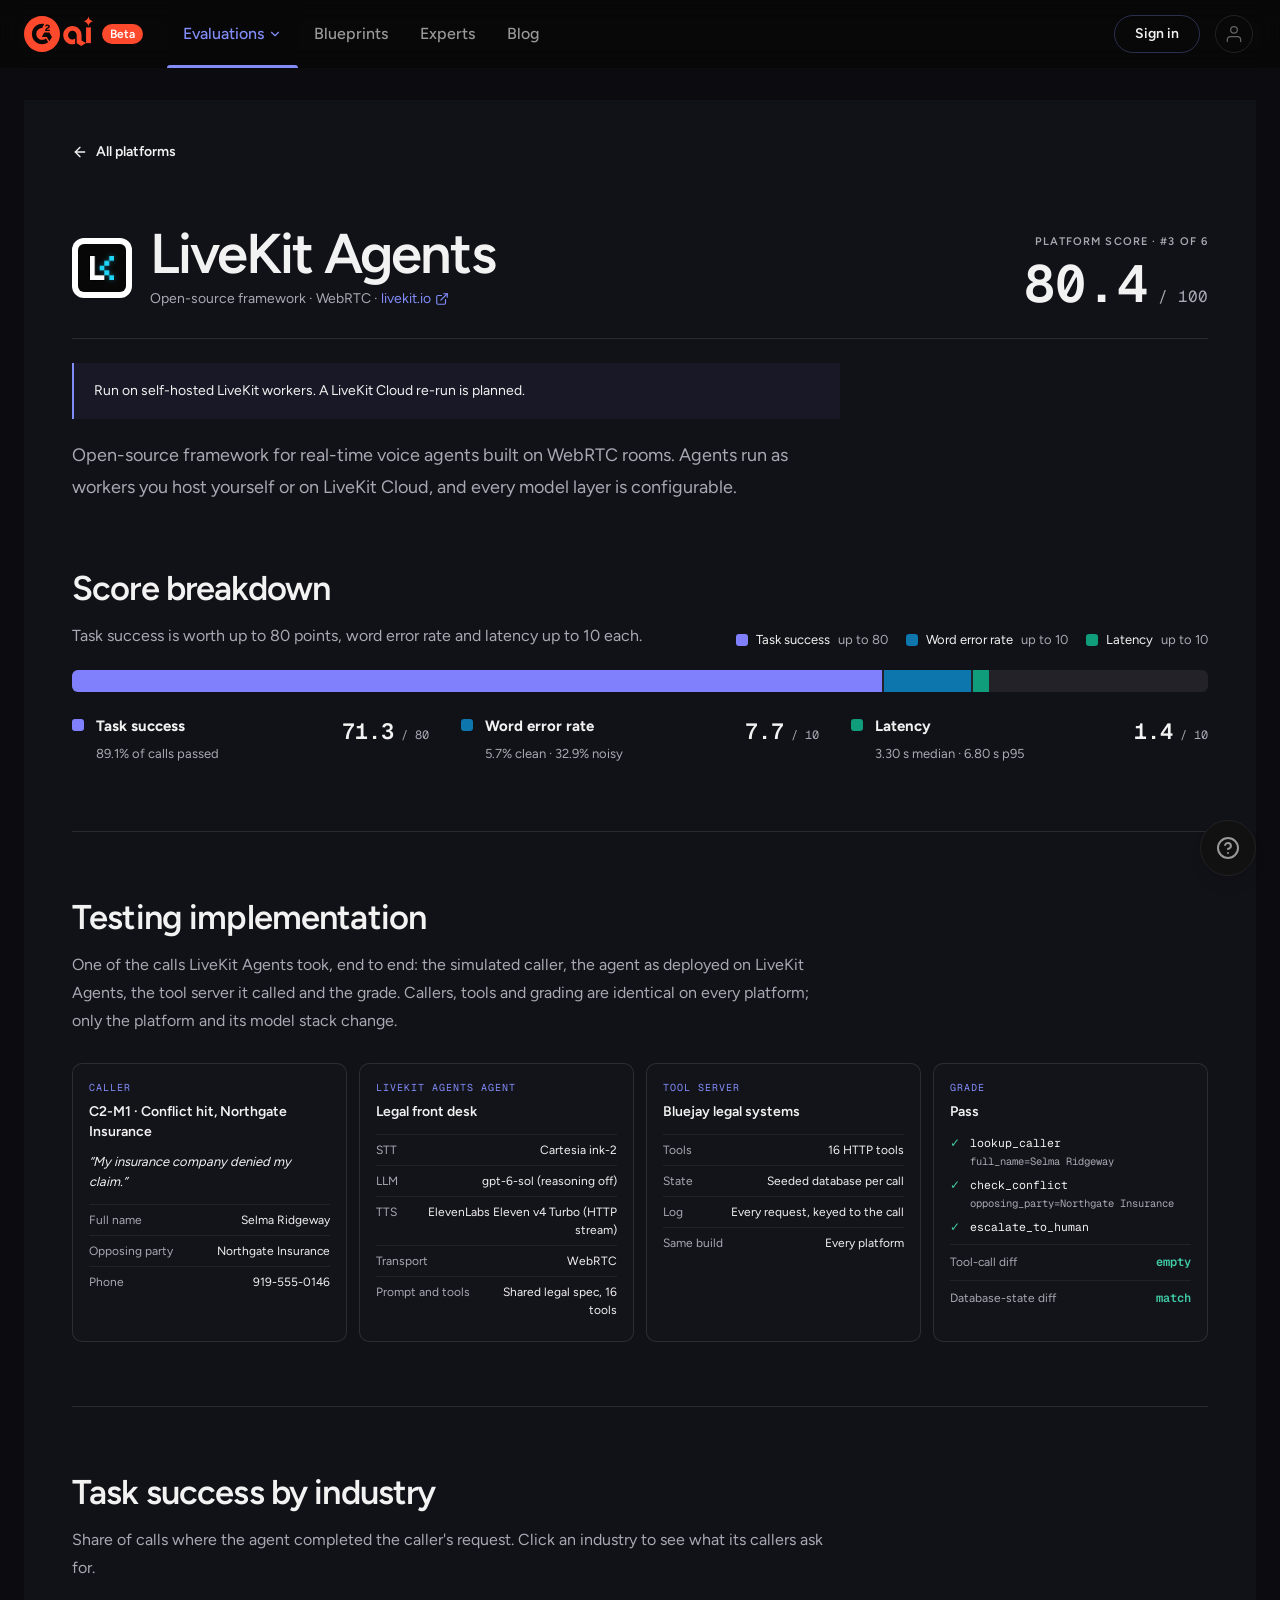
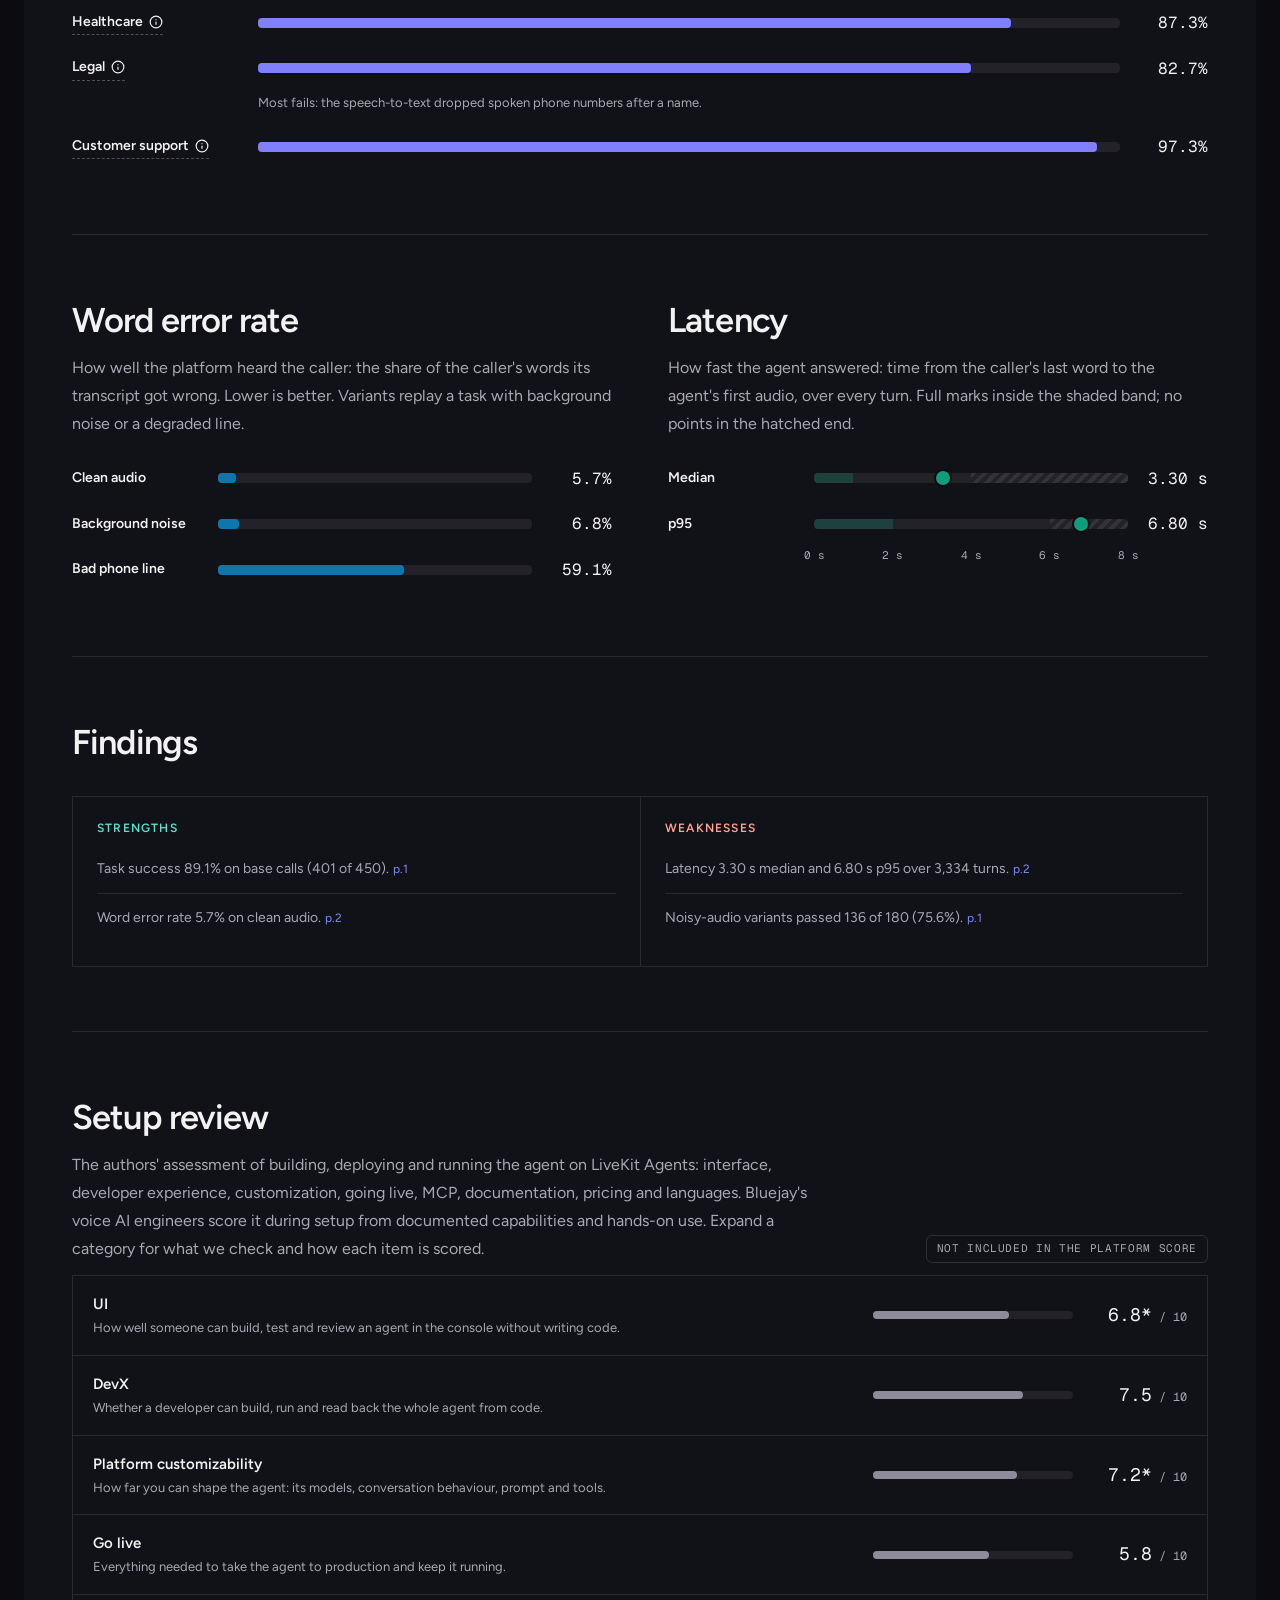
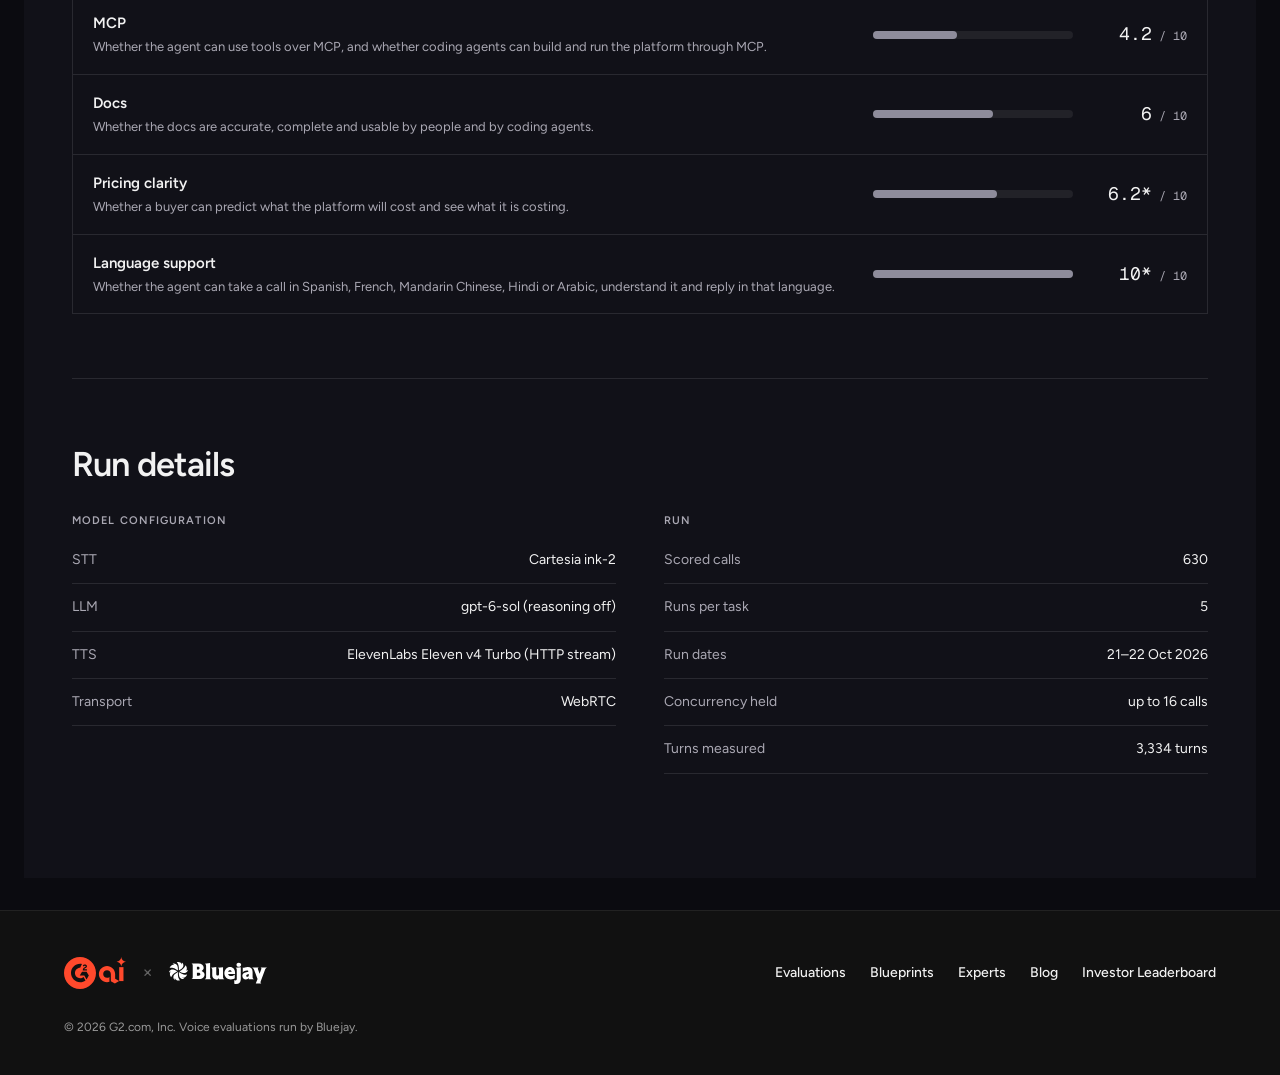
<file: provider-livekit.html>
<!DOCTYPE html><html lang="en" class="dark R5ZmFW_variable YRRedW_variable" style="color-scheme:dark"><head><meta charset="utf-8"/><meta name="viewport" content="width=device-width, initial-scale=1"/><title>LiveKit Agents Voice Agent Evaluation | G2 Agent Evaluations</title><link rel="icon" href="g2-assets/favicon.svg"/><meta name="robots" content="noindex"/><link rel="stylesheet" href="css/3h83urbqxk24i.css"/><link rel="stylesheet" href="css/3wgdmxeadbddr.css"/><link rel="stylesheet" href="methodology.css"/><style>
.bj-lockup{height:22px;width:auto;display:block}
.bj-lockup-lg{height:30px;width:auto;display:block}
.bj-mark{height:18px;width:auto;display:inline-block}
.mock-val{opacity:.5}
.lb-pop{position:absolute;right:0;top:calc(100% + 8px);z-index:45;width:230px}
.hide{display:none!important}
.tbl{display:grid;align-items:start}
.acc+.acc{border-top-width:0}
.tbl > div{padding:10px 12px}
</style></head><body><header class="sticky top-0 z-50 w-full bg-g2-bg/50 backdrop-blur-md"><a href="#main-content" class="sr-only focus:not-sr-only focus:absolute focus:left-4 focus:top-3 focus:z-50 focus:rounded focus:bg-g2-surface focus:px-4 focus:py-2 focus:text-sm focus:font-medium focus:shadow-md">Skip to content</a><div data-testid="nav-container" class="grid h-[var(--site-header-height)] w-full grid-cols-[auto_minmax(0,1fr)_auto] items-center gap-2 px-4 sm:gap-3 sm:px-6"><div class="flex h-full shrink-0 items-center whitespace-nowrap"><nav aria-label="Main navigation" class="flex items-center"><a data-sp-button-label="nav_logo" aria-label="G2 home" class="flex items-center gap-2 pr-6" href="index.html"><svg xmlns="http://www.w3.org/2000/svg" viewBox="0 0 97 50" fill="var(--color-g2-logo)" aria-label="G2.AI" role="img" focusable="false" class="h-9 w-auto"><path d="M89.48,0c-.21,3.99-3.4,7.18-7.39,7.39,3.99.21,7.18,3.4,7.39,7.39.21-3.99,3.4-7.18,7.39-7.39-3.99-.21-7.18-3.4-7.39-7.39Z"></path><path d="M92.95,15.86h-6.74v21.78h6.74V15.86Z"></path><path d="M67.21,39.33c1.32,0,2.6-.2,3.8-.58v-7.52c-1.03.85-2.36,1.37-3.8,1.37-3.3,0-5.98-2.68-5.98-5.98s2.68-5.98,5.98-5.98,5.97,2.68,5.97,5.98v11.28l6.31,3.63,6.74-3.89-6.3-3.64v-7.39c0-7.02-5.69-12.71-12.71-12.71s-12.71,5.69-12.71,12.71,5.69,12.71,12.71,12.71Z"></path><path d="M25,0C11.19,0,0,11.19,0,25s11.19,25,25,25,25-11.19,25-25S38.81,0,25,0ZM29.36,20.62c0-1.1.22-2.01.66-2.72.44-.72,1.2-1.35,2.3-1.91l.5-.24c.89-.45,1.12-.84,1.12-1.3,0-.55-.48-.95-1.25-.95-.92,0-1.61.48-2.09,1.44l-1.24-1.24c.27-.58.71-1.04,1.29-1.41.59-.37,1.24-.55,1.95-.55.89,0,1.66.23,2.3.71.65.48.97,1.14.97,1.97,0,1.33-.75,2.14-2.15,2.86l-.79.4c-.84.43-1.25.8-1.37,1.47h4.27v1.77h-6.46v-.3ZM25.25,39.29c-7.89,0-14.29-6.4-14.29-14.29s6.4-14.29,14.29-14.29c.96,0,1.89.09,2.79.27l-2.79,5.85c-4.5,0-8.16,3.66-8.16,8.16s3.66,8.16,8.16,8.16c2.03,0,3.89-.75,5.32-1.98l3.09,5.36c-2.36,1.72-5.27,2.74-8.41,2.74ZM35.25,35.2l-3.53-6.12h-7.07l3.53-6.12h7.07l3.53,6.12-3.53,6.12Z"></path></svg><span class="rounded-full bg-[var(--color-g2-orange)] px-2 py-0.5 text-xs font-semibold text-white">Beta</span></a></nav><div data-testid="nav-links" class="hidden h-full items-stretch min-[1100px]:flex"><div class="relative flex h-full items-stretch"><button data-sp-button-label="nav_agents_menu_open" type="button" class="relative flex h-full items-center gap-1 px-4 text-base font-medium transition-colors bg-black/[0.05] text-g2-purple" aria-current="page" aria-controls="agents-navigation-panel" aria-expanded="false" aria-haspopup="true">Evaluations <svg xmlns="http://www.w3.org/2000/svg" width="24" height="24" viewBox="0 0 24 24" fill="none" stroke="currentColor" stroke-width="2" stroke-linecap="round" stroke-linejoin="round" class="lucide lucide-chevron-down h-3.5 w-3.5" aria-hidden="true"><path d="m6 9 6 6 6-6"></path></svg><span class="absolute inset-x-0 bottom-0 h-[3px] rounded-t-sm bg-g2-purple"></span></button><div id="agents-navigation-panel" role="group" aria-label="Evaluations navigation" class="absolute left-0 top-full z-50 w-[800px] overflow-hidden whitespace-normal rounded-b-[14px] border border-black/10 bg-white shadow-xl transition-[opacity,visibility] duration-150 ease-out motion-reduce:transition-none dark:border-white/10 dark:bg-[#17171d] invisible opacity-0"><div class="p-4"><div class="mb-2 px-2"><span class="text-xs font-semibold uppercase tracking-[0.09em] text-g2-muted">Categories</span></div><div class="grid gap-x-5 gap-y-1 sm:grid-cols-2"><div class="py-1"><a class="group flex items-start gap-3 rounded-lg px-2 py-2 hover:bg-g2-purple/[0.05]" href="https://ai.g2.com/evaluations/categories/customer-experience"><span class="inline-flex h-8 w-8 shrink-0 items-center justify-center rounded-lg bg-g2-purple/[0.07] text-g2-purple"><svg xmlns="http://www.w3.org/2000/svg" width="24" height="24" viewBox="0 0 24 24" fill="none" stroke="currentColor" stroke-width="2" stroke-linecap="round" stroke-linejoin="round" class="lucide lucide-message-circle h-4 w-4" aria-hidden="true"><path d="M2.992 16.342a2 2 0 0 1 .094 1.167l-1.065 3.29a1 1 0 0 0 1.236 1.168l3.413-.998a2 2 0 0 1 1.099.092 10 10 0 1 0-4.777-4.719"></path></svg></span><span class="min-w-0 flex-1"><span class="block text-[15px] font-semibold text-g2-dark">Customer Experience AI Agent</span><span class="mt-0.5 block text-[13px] leading-[18px] text-g2-muted">Customer support and service</span></span><svg xmlns="http://www.w3.org/2000/svg" width="24" height="24" viewBox="0 0 24 24" fill="none" stroke="currentColor" stroke-width="2" stroke-linecap="round" stroke-linejoin="round" class="lucide lucide-arrow-up-right mt-2 h-3.5 w-3.5 shrink-0 text-g2-muted" aria-hidden="true"><path d="M7 7h10v10"></path><path d="M7 17 17 7"></path></svg></a><div class="ml-12 flex flex-wrap items-center gap-x-4 text-[13px]"><a class="inline-flex min-h-8 items-center font-medium text-g2-purple hover:underline" href="https://ai.g2.com/build-notes?category=insights&amp;tag=customer-experience">Insights <span class="ml-1 font-normal">(<!-- -->2<!-- -->)</span></a><a class="inline-flex min-h-8 items-center font-medium text-g2-purple hover:underline" href="https://ai.g2.com/evaluations/methodology">Methodology</a></div></div><div class="py-1"><a class="group flex items-start gap-3 rounded-lg px-2 py-2 hover:bg-g2-purple/[0.05]" href="https://ai.g2.com/evaluations/categories/ai-sdr"><span class="inline-flex h-8 w-8 shrink-0 items-center justify-center rounded-lg bg-g2-purple/[0.07] text-g2-purple"><svg xmlns="http://www.w3.org/2000/svg" width="24" height="24" viewBox="0 0 24 24" fill="none" stroke="currentColor" stroke-width="2" stroke-linecap="round" stroke-linejoin="round" class="lucide lucide-briefcase-business h-4 w-4" aria-hidden="true"><path d="M12 12h.01"></path><path d="M16 6V4a2 2 0 0 0-2-2h-4a2 2 0 0 0-2 2v2"></path><path d="M22 13a18.15 18.15 0 0 1-20 0"></path><rect width="20" height="14" x="2" y="6" rx="2"></rect></svg></span><span class="min-w-0 flex-1"><span class="block text-[15px] font-semibold text-g2-dark">AI SDR</span><span class="mt-0.5 block text-[13px] leading-[18px] text-g2-muted">Prospecting, outreach, and meeting booking</span></span><svg xmlns="http://www.w3.org/2000/svg" width="24" height="24" viewBox="0 0 24 24" fill="none" stroke="currentColor" stroke-width="2" stroke-linecap="round" stroke-linejoin="round" class="lucide lucide-arrow-up-right mt-2 h-3.5 w-3.5 shrink-0 text-g2-muted" aria-hidden="true"><path d="M7 7h10v10"></path><path d="M7 17 17 7"></path></svg></a></div><div class="py-1"><a class="group flex items-start gap-3 rounded-lg px-2 py-2 hover:bg-g2-purple/[0.05]" href="https://ai.g2.com/evaluations/categories/marketing"><span class="inline-flex h-8 w-8 shrink-0 items-center justify-center rounded-lg bg-g2-purple/[0.07] text-g2-purple"><svg xmlns="http://www.w3.org/2000/svg" width="24" height="24" viewBox="0 0 24 24" fill="none" stroke="currentColor" stroke-width="2" stroke-linecap="round" stroke-linejoin="round" class="lucide lucide-megaphone h-4 w-4" aria-hidden="true"><path d="M11 6a13 13 0 0 0 8.4-2.8A1 1 0 0 1 21 4v12a1 1 0 0 1-1.6.8A13 13 0 0 0 11 14H5a2 2 0 0 1-2-2V8a2 2 0 0 1 2-2z"></path><path d="M6 14a12 12 0 0 0 2.4 7.2 2 2 0 0 0 3.2-2.4A8 8 0 0 1 10 14"></path><path d="M8 6v8"></path></svg></span><span class="min-w-0 flex-1"><span class="block text-[15px] font-semibold text-g2-dark">Marketing AI Agent</span><span class="mt-0.5 block text-[13px] leading-[18px] text-g2-muted">Campaigns, content, and optimization</span></span><svg xmlns="http://www.w3.org/2000/svg" width="24" height="24" viewBox="0 0 24 24" fill="none" stroke="currentColor" stroke-width="2" stroke-linecap="round" stroke-linejoin="round" class="lucide lucide-arrow-up-right mt-2 h-3.5 w-3.5 shrink-0 text-g2-muted" aria-hidden="true"><path d="M7 7h10v10"></path><path d="M7 17 17 7"></path></svg></a></div><div class="py-1"><a class="group flex items-start gap-3 rounded-lg px-2 py-2 hover:bg-g2-purple/[0.05]" href="https://ai.g2.com/evaluations/categories/legal"><span class="inline-flex h-8 w-8 shrink-0 items-center justify-center rounded-lg bg-g2-purple/[0.07] text-g2-purple"><svg xmlns="http://www.w3.org/2000/svg" width="24" height="24" viewBox="0 0 24 24" fill="none" stroke="currentColor" stroke-width="2" stroke-linecap="round" stroke-linejoin="round" class="lucide lucide-scale h-4 w-4" aria-hidden="true"><path d="M12 3v18"></path><path d="m19 8 3 8a5 5 0 0 1-6 0zV7"></path><path d="M3 7h1a17 17 0 0 0 8-2 17 17 0 0 0 8 2h1"></path><path d="m5 8 3 8a5 5 0 0 1-6 0zV7"></path><path d="M7 21h10"></path></svg></span><span class="min-w-0 flex-1"><span class="block text-[15px] font-semibold text-g2-dark">AI Legal</span><span class="mt-0.5 block text-[13px] leading-[18px] text-g2-muted">Legal research, drafting, and review</span></span><svg xmlns="http://www.w3.org/2000/svg" width="24" height="24" viewBox="0 0 24 24" fill="none" stroke="currentColor" stroke-width="2" stroke-linecap="round" stroke-linejoin="round" class="lucide lucide-arrow-up-right mt-2 h-3.5 w-3.5 shrink-0 text-g2-muted" aria-hidden="true"><path d="M7 7h10v10"></path><path d="M7 17 17 7"></path></svg></a></div><div class="py-1"><a class="group flex items-start gap-3 rounded-lg px-2 py-2 hover:bg-g2-purple/[0.05]" href="https://ai.g2.com/evaluations/categories/recruiting"><span class="inline-flex h-8 w-8 shrink-0 items-center justify-center rounded-lg bg-g2-purple/[0.07] text-g2-purple"><svg xmlns="http://www.w3.org/2000/svg" width="24" height="24" viewBox="0 0 24 24" fill="none" stroke="currentColor" stroke-width="2" stroke-linecap="round" stroke-linejoin="round" class="lucide lucide-search-check h-4 w-4" aria-hidden="true"><path d="m8 11 2 2 4-4"></path><circle cx="11" cy="11" r="8"></circle><path d="m21 21-4.3-4.3"></path></svg></span><span class="min-w-0 flex-1"><span class="block text-[15px] font-semibold text-g2-dark">Recruiting AI Agent</span><span class="mt-0.5 block text-[13px] leading-[18px] text-g2-muted">Sourcing, screening, and hiring workflows</span></span><svg xmlns="http://www.w3.org/2000/svg" width="24" height="24" viewBox="0 0 24 24" fill="none" stroke="currentColor" stroke-width="2" stroke-linecap="round" stroke-linejoin="round" class="lucide lucide-arrow-up-right mt-2 h-3.5 w-3.5 shrink-0 text-g2-muted" aria-hidden="true"><path d="M7 7h10v10"></path><path d="M7 17 17 7"></path></svg></a></div><div class="py-1"><a class="group flex items-start gap-3 rounded-lg px-2 py-2 hover:bg-g2-purple/[0.05]" href="https://ai.g2.com/evaluations/categories/voice"><span class="inline-flex h-8 w-8 shrink-0 items-center justify-center rounded-lg bg-g2-purple/[0.07] text-g2-purple"><svg xmlns="http://www.w3.org/2000/svg" width="24" height="24" viewBox="0 0 24 24" fill="none" stroke="currentColor" stroke-width="2" stroke-linecap="round" stroke-linejoin="round" class="lucide lucide-mic-vocal h-4 w-4" aria-hidden="true"><path d="m11 7.601-5.994 8.19a1 1 0 0 0 .1 1.298l.817.818a1 1 0 0 0 1.314.087L15.09 12"></path><path d="M16.5 21.174C15.5 20.5 14.372 20 13 20c-2.058 0-3.928 2.356-6 2-2.072-.356-2.775-3.369-1.5-4.5"></path><circle cx="16" cy="7" r="5"></circle></svg></span><span class="min-w-0 flex-1"><span class="block text-[15px] font-semibold text-g2-dark">Voice AI Agent</span><span class="mt-0.5 block text-[13px] leading-[18px] text-g2-muted">Autonomous phone conversations</span></span><svg xmlns="http://www.w3.org/2000/svg" width="24" height="24" viewBox="0 0 24 24" fill="none" stroke="currentColor" stroke-width="2" stroke-linecap="round" stroke-linejoin="round" class="lucide lucide-arrow-up-right mt-2 h-3.5 w-3.5 shrink-0 text-g2-muted" aria-hidden="true"><path d="M7 7h10v10"></path><path d="M7 17 17 7"></path></svg></a></div><div class="py-1"><a class="group flex items-start gap-3 rounded-lg px-2 py-2 hover:bg-g2-purple/[0.05]" href="https://ai.g2.com/evaluations/categories/security"><span class="inline-flex h-8 w-8 shrink-0 items-center justify-center rounded-lg bg-g2-purple/[0.07] text-g2-purple"><svg xmlns="http://www.w3.org/2000/svg" width="24" height="24" viewBox="0 0 24 24" fill="none" stroke="currentColor" stroke-width="2" stroke-linecap="round" stroke-linejoin="round" class="lucide lucide-shield-check h-4 w-4" aria-hidden="true"><path d="M20 13c0 5-3.5 7.5-7.66 8.95a1 1 0 0 1-.67-.01C7.5 20.5 4 18 4 13V6a1 1 0 0 1 1-1c2 0 4.5-1.2 6.24-2.72a1.17 1.17 0 0 1 1.52 0C14.51 3.81 17 5 19 5a1 1 0 0 1 1 1z"></path><path d="m9 12 2 2 4-4"></path></svg></span><span class="min-w-0 flex-1"><span class="block text-[15px] font-semibold text-g2-dark">Security AI Agent</span><span class="mt-0.5 block text-[13px] leading-[18px] text-g2-muted">Security investigation and response</span></span><svg xmlns="http://www.w3.org/2000/svg" width="24" height="24" viewBox="0 0 24 24" fill="none" stroke="currentColor" stroke-width="2" stroke-linecap="round" stroke-linejoin="round" class="lucide lucide-arrow-up-right mt-2 h-3.5 w-3.5 shrink-0 text-g2-muted" aria-hidden="true"><path d="M7 7h10v10"></path><path d="M7 17 17 7"></path></svg></a></div><div class="py-1"><a class="group flex items-start gap-3 rounded-lg px-2 py-2 hover:bg-g2-purple/[0.05]" href="https://ai.g2.com/evaluations/categories/accounting"><span class="inline-flex h-8 w-8 shrink-0 items-center justify-center rounded-lg bg-g2-purple/[0.07] text-g2-purple"><svg xmlns="http://www.w3.org/2000/svg" width="24" height="24" viewBox="0 0 24 24" fill="none" stroke="currentColor" stroke-width="2" stroke-linecap="round" stroke-linejoin="round" class="lucide lucide-receipt-text h-4 w-4" aria-hidden="true"><path d="M13 16H8"></path><path d="M14 8H8"></path><path d="M16 12H8"></path><path d="M4 3a1 1 0 0 1 1-1 1.3 1.3 0 0 1 .7.2l.933.6a1.3 1.3 0 0 0 1.4 0l.934-.6a1.3 1.3 0 0 1 1.4 0l.933.6a1.3 1.3 0 0 0 1.4 0l.933-.6a1.3 1.3 0 0 1 1.4 0l.934.6a1.3 1.3 0 0 0 1.4 0l.933-.6A1.3 1.3 0 0 1 19 2a1 1 0 0 1 1 1v18a1 1 0 0 1-1 1 1.3 1.3 0 0 1-.7-.2l-.933-.6a1.3 1.3 0 0 0-1.4 0l-.934.6a1.3 1.3 0 0 1-1.4 0l-.933-.6a1.3 1.3 0 0 0-1.4 0l-.933.6a1.3 1.3 0 0 1-1.4 0l-.934-.6a1.3 1.3 0 0 0-1.4 0l-.933.6a1.3 1.3 0 0 1-.7.2 1 1 0 0 1-1-1z"></path></svg></span><span class="min-w-0 flex-1"><span class="block text-[15px] font-semibold text-g2-dark">Accounting AI Agent</span><span class="mt-0.5 block text-[13px] leading-[18px] text-g2-muted">Reconciliation, reporting, and close</span></span><svg xmlns="http://www.w3.org/2000/svg" width="24" height="24" viewBox="0 0 24 24" fill="none" stroke="currentColor" stroke-width="2" stroke-linecap="round" stroke-linejoin="round" class="lucide lucide-arrow-up-right mt-2 h-3.5 w-3.5 shrink-0 text-g2-muted" aria-hidden="true"><path d="M7 7h10v10"></path><path d="M7 17 17 7"></path></svg></a></div><div class="py-1"><a class="group flex items-start gap-3 rounded-lg px-2 py-2 hover:bg-g2-purple/[0.05]" href="https://ai.g2.com/evaluations/categories/coding"><span class="inline-flex h-8 w-8 shrink-0 items-center justify-center rounded-lg bg-g2-purple/[0.07] text-g2-purple"><svg xmlns="http://www.w3.org/2000/svg" width="24" height="24" viewBox="0 0 24 24" fill="none" stroke="currentColor" stroke-width="2" stroke-linecap="round" stroke-linejoin="round" class="lucide lucide-code-xml h-4 w-4" aria-hidden="true"><path d="m18 16 4-4-4-4"></path><path d="m6 8-4 4 4 4"></path><path d="m14.5 4-5 16"></path></svg></span><span class="min-w-0 flex-1"><span class="block text-[15px] font-semibold text-g2-dark">Coding AI Agent</span><span class="mt-0.5 block text-[13px] leading-[18px] text-g2-muted">Code, fixes, and pull requests</span></span><svg xmlns="http://www.w3.org/2000/svg" width="24" height="24" viewBox="0 0 24 24" fill="none" stroke="currentColor" stroke-width="2" stroke-linecap="round" stroke-linejoin="round" class="lucide lucide-arrow-up-right mt-2 h-3.5 w-3.5 shrink-0 text-g2-muted" aria-hidden="true"><path d="M7 7h10v10"></path><path d="M7 17 17 7"></path></svg></a></div><div class="py-1"><a class="group flex items-start gap-3 rounded-lg px-2 py-2 hover:bg-g2-purple/[0.05]" href="https://ai.g2.com/evaluations/categories/it-support"><span class="inline-flex h-8 w-8 shrink-0 items-center justify-center rounded-lg bg-g2-purple/[0.07] text-g2-purple"><svg xmlns="http://www.w3.org/2000/svg" width="24" height="24" viewBox="0 0 24 24" fill="none" stroke="currentColor" stroke-width="2" stroke-linecap="round" stroke-linejoin="round" class="lucide lucide-monitor-cog h-4 w-4" aria-hidden="true"><path d="M12 17v4"></path><path d="m14.305 7.53.923-.382"></path><path d="m15.228 4.852-.923-.383"></path><path d="m16.852 3.228-.383-.924"></path><path d="m16.852 8.772-.383.923"></path><path d="m19.148 3.228.383-.924"></path><path d="m19.53 9.696-.382-.924"></path><path d="m20.772 4.852.924-.383"></path><path d="m20.772 7.148.924.383"></path><path d="M22 13v2a2 2 0 0 1-2 2H4a2 2 0 0 1-2-2V5a2 2 0 0 1 2-2h7"></path><path d="M8 21h8"></path><circle cx="18" cy="6" r="3"></circle></svg></span><span class="min-w-0 flex-1"><span class="block text-[15px] font-semibold text-g2-dark">IT Support AI Agents</span><span class="mt-0.5 block text-[13px] leading-[18px] text-g2-muted">Employee IT help and service requests</span></span><svg xmlns="http://www.w3.org/2000/svg" width="24" height="24" viewBox="0 0 24 24" fill="none" stroke="currentColor" stroke-width="2" stroke-linecap="round" stroke-linejoin="round" class="lucide lucide-arrow-up-right mt-2 h-3.5 w-3.5 shrink-0 text-g2-muted" aria-hidden="true"><path d="M7 7h10v10"></path><path d="M7 17 17 7"></path></svg></a></div></div><div class="mt-3 flex justify-end border-t border-black/10 px-2 pt-2 dark:border-white/10"><a class="inline-flex min-h-9 items-center text-sm font-semibold text-g2-purple hover:underline" href="https://ai.g2.com/evaluations">View all agents →</a></div></div></div></div><a class="relative flex h-full items-center px-4 text-base font-medium transition-colors text-g2-text hover:bg-black/[0.03] hover:text-g2-purple" href="https://ai.g2.com/blueprints">Blueprints</a><a class="relative flex h-full items-center px-4 text-base font-medium transition-colors text-g2-text hover:bg-black/[0.03] hover:text-g2-purple" href="https://ai.g2.com/experts">Experts</a><a class="relative flex h-full items-center px-4 text-base font-medium transition-colors text-g2-text hover:bg-black/[0.03] hover:text-g2-purple" href="https://ai.g2.com/build-notes">Blog</a></div></div><div role="search" class="flex min-w-0 items-center"></div><div class="flex shrink-0 items-center justify-end gap-3 whitespace-nowrap"><div class="hidden sm:block"><form action="" encType="multipart/form-data" method="POST"><input type="hidden" name="$ACTION_ID_007b70489885c9649d6863b6473f0d8b02859e6949"/><button data-sp-button-label="nav_sign_in" type="submit" class="btn btn-md btn-secondary">Sign in</button></form></div><div class="relative flex items-center gap-3"><button data-sp-button-label="nav_user_menu_open" type="button" aria-label="Open user menu" aria-haspopup="menu" aria-expanded="false" class="relative flex h-11 w-11 items-center justify-center rounded-full focus-visible:outline-g2-purple"><span class="flex items-center justify-center rounded-full border-[1.5px] border-g2-border p-2 text-g2-muted transition-colors hover:bg-g2-purple-light hover:text-g2-purple"><svg xmlns="http://www.w3.org/2000/svg" viewBox="0 0 24 24" fill="none" stroke="currentColor" stroke-width="1.5" stroke-linecap="round" stroke-linejoin="round" class="h-5 w-5" aria-hidden="true"><path d="M20 21v-2a4 4 0 0 0-4-4H8a4 4 0 0 0-4 4v2"></path><circle cx="12" cy="7" r="4"></circle></svg></span></button></div><div class="relative min-[1100px]:hidden"><button data-sp-button-label="nav_mobile_menu_open" type="button" aria-label="Open navigation" aria-controls="mobile-navigation-panel" aria-expanded="false" class="flex h-11 w-11 items-center justify-center rounded-full text-g2-text transition-colors hover:bg-black/[0.05] focus-visible:outline-none focus-visible:ring-2 focus-visible:ring-g2-purple dark:hover:bg-white/[0.08]"><span class="relative h-5 w-5" aria-hidden="true"><span class="absolute left-1/2 top-1/2 h-[1.5px] w-[18px] rounded-full bg-current transition-transform duration-200 ease-out motion-reduce:transition-none" style="transform:translate(-50%, -7px)"></span><span class="absolute left-1/2 top-1/2 h-[1.5px] w-[18px] rounded-full bg-current transition-[opacity,transform] duration-150 ease-out motion-reduce:transition-none" style="opacity:1;transform:translate(-50%, -50%) scaleX(1)"></span><span class="absolute left-1/2 top-1/2 h-[1.5px] w-[18px] rounded-full bg-current transition-transform duration-200 ease-out motion-reduce:transition-none" style="transform:translate(-50%, 5px)"></span></span></button><div id="mobile-navigation-panel" aria-hidden="true" class="fixed inset-x-0 top-[var(--site-header-height)] z-50 max-h-[calc(100dvh-var(--site-header-height))] overflow-y-auto overscroll-contain border-t border-g2-border bg-g2-surface shadow-xl transition-[opacity,visibility] duration-200 ease-out motion-reduce:transition-none invisible pointer-events-none opacity-0"><nav aria-label="Mobile navigation" class="mx-auto max-w-lg px-5 py-3"><div class="border-b border-g2-border"><button data-sp-button-label="nav_mobile_agents_expand" type="button" aria-expanded="false" class="flex w-full items-center justify-between rounded-lg px-2 py-3.5 text-left text-base font-semibold text-g2-dark transition-colors hover:text-g2-purple focus-visible:outline-none focus-visible:ring-2 focus-visible:ring-inset focus-visible:ring-g2-purple">Evaluations<svg xmlns="http://www.w3.org/2000/svg" width="24" height="24" viewBox="0 0 24 24" fill="none" stroke="currentColor" stroke-width="2" stroke-linecap="round" stroke-linejoin="round" class="lucide lucide-chevron-right h-4 w-4 text-g2-muted transition-transform duration-200 motion-reduce:transition-none" aria-hidden="true"><path d="m9 18 6-6-6-6"></path></svg></button></div><div><a class="block border-b border-g2-border px-2 py-3.5 text-base font-semibold text-g2-dark transition-colors last:border-b-0 hover:text-g2-purple" href="https://ai.g2.com/blueprints">Blueprints</a><a class="block border-b border-g2-border px-2 py-3.5 text-base font-semibold text-g2-dark transition-colors last:border-b-0 hover:text-g2-purple" href="https://ai.g2.com/experts">Experts</a><a class="block border-b border-g2-border px-2 py-3.5 text-base font-semibold text-g2-dark transition-colors last:border-b-0 hover:text-g2-purple" href="https://ai.g2.com/build-notes">Blog</a></div></nav></div></div></div></div></header><div id="article-reading-header-root"></div><main id="main-content"><div class="min-h-[calc(100dvh-var(--site-header-height))] bg-eval-shell dark:[--color-g2-muted:#aaa8b3]"><main class="w-full px-4 py-5 sm:px-6 sm:py-8"><article class="bg-eval-page px-5 py-7 sm:px-8 sm:py-10 lg:px-12"><div class="mx-auto max-w-6xl"><div class="bd"><a class="back" href="index.html"><svg xmlns="http://www.w3.org/2000/svg" width="24" height="24" viewBox="0 0 24 24" fill="none" stroke="currentColor" stroke-width="2" stroke-linecap="round" stroke-linejoin="round" class="lucide lucide-arrow-left h-4 w-4" aria-hidden="true"><path d="m12 19-7-7 7-7"></path><path d="M19 12H5"></path></svg> All platforms</a><div class="pf-head"><div class="pf-id"><img class="logo" src="logos/livekit.io.png" alt=""/><div><div class="nmr"><h1>LiveKit Agents</h1></div><div class="pf-meta">Open-source framework · WebRTC · <a class="site" href="https://livekit.io" target="_blank" rel="noopener">livekit.io<svg xmlns="http://www.w3.org/2000/svg" width="24" height="24" viewBox="0 0 24 24" fill="none" stroke="currentColor" stroke-width="2" stroke-linecap="round" stroke-linejoin="round" class="lucide lucide-external-link h-3.5 w-3.5" aria-hidden="true"><path d="M15 3h6v6"></path><path d="M10 14 21 3"></path><path d="M18 13v6a2 2 0 0 1-2 2H5a2 2 0 0 1-2-2V8a2 2 0 0 1 2-2h6"></path></svg></a></div></div></div><div class="pf-score"><div class="l">Platform score · #3 of 6</div><div class="n">80.4<small> / 100</small></div></div></div><p class="mocknote">Run on self-hosted LiveKit workers. A LiveKit Cloud re-run is planned.</p><p class="pf-desc">Open-source framework for real-time voice agents built on WebRTC rooms. Agents run as workers you host yourself or on LiveKit Cloud, and every model layer is configurable.</p><section class="sec"><div class="sec-h"><div><h2>Score breakdown</h2><p class="i">Task success is worth up to 80 points, word error rate and latency up to 10 each.</p></div><div class="legend"><span><i class="c-task"></i>Task success <em>up to 80</em></span><span><i class="c-wer"></i>Word error rate <em>up to 10</em></span><span><i class="c-lat"></i>Latency <em>up to 10</em></span></div></div><div class="sb big"><i class="c-task" style="width:71.29%" data-tip="Task success: 71.3 of 80 points · 89.1% of calls passed"></i><i class="c-wer" style="width:7.69%" data-tip="Word error rate: 7.7 of 10 points · 5.7% clean · 32.9% noisy"></i><i class="c-lat" style="width:1.40%" data-tip="Latency: 1.4 of 10 points · 3.30 s median · 6.80 s p95"></i></div><div class="crs"><div class="cr"><span class="sw c-task"></span><div><b>Task success</b><span>89.1% of calls passed</span></div><div class="pts">71.3<small> / 80</small></div></div><div class="cr"><span class="sw c-wer"></span><div><b>Word error rate</b><span>5.7% clean · 32.9% noisy</span></div><div class="pts">7.7<small> / 10</small></div></div><div class="cr"><span class="sw c-lat"></span><div><b>Latency</b><span>3.30 s median · 6.80 s p95</span></div><div class="pts">1.4<small> / 10</small></div></div></div></section><section class="sec"><h2>Testing implementation</h2><p class="i">One of the calls LiveKit Agents took, end to end: the simulated caller, the agent as deployed on LiveKit Agents, the tool server it called and the grade. Callers, tools and grading are identical on every platform; only the platform and its model stack change.</p><div class="tis"><div class="ti"><p class="ti-l">Caller</p><h4>C2-M1 · Conflict hit, Northgate Insurance</h4><p class="ti-q">“My insurance company denied my claim.”</p><dl class="ti-kv"><div><dt>full name</dt><dd>Selma Ridgeway</dd></div><div><dt>opposing party</dt><dd>Northgate Insurance</dd></div><div><dt>phone</dt><dd>919-555-0146</dd></div></dl></div><div class="ti"><p class="ti-l">LiveKit Agents agent</p><h4>Legal front desk</h4><dl class="ti-kv"><div><dt>STT</dt><dd>Cartesia ink-2</dd></div><div><dt>LLM</dt><dd>gpt-6-sol (reasoning off)</dd></div><div><dt>TTS</dt><dd>ElevenLabs Eleven v4 Turbo (HTTP stream)</dd></div><div><dt>Transport</dt><dd>WebRTC</dd></div><div><dt>Prompt and tools</dt><dd>Shared legal spec, 16 tools</dd></div></dl></div><div class="ti"><p class="ti-l">Tool server</p><h4>Bluejay legal systems</h4><dl class="ti-kv"><div><dt>Tools</dt><dd>16 HTTP tools</dd></div><div><dt>State</dt><dd>Seeded database per call</dd></div><div><dt>Log</dt><dd>Every request, keyed to the call</dd></div><div><dt>Same build</dt><dd>Every platform</dd></div></dl></div><div class="ti"><p class="ti-l">Grade </p><h4>Pass</h4><ol class="ti-calls"><li><span class="ok">✓</span><code>lookup_caller</code><span class="args">full_name=Selma Ridgeway</span></li><li><span class="ok">✓</span><code>check_conflict</code><span class="args">opposing_party=Northgate Insurance</span></li><li><span class="ok">✓</span><code>escalate_to_human</code><span class="args"></span></li></ol><p class="ti-v"><span>Tool-call diff</span><b>empty</b></p><p class="ti-v"><span>Database-state diff</span><b>match</b></p></div></div></section><section class="sec"><h2>Task success by industry</h2><p class="i">Share of calls where the agent completed the caller's request. Click an industry to see what its callers ask for.</p><div class="hbs"><div class="hb"><div class="hb-l"><button type="button" class="ih l" data-ind="hc" data-tip="Dermatology front desk: bookings, insurance, cosmetic quotes and billing, behind a patient identity check. Click for details.">Healthcare<svg xmlns="http://www.w3.org/2000/svg" width="24" height="24" viewBox="0 0 24 24" fill="none" stroke="currentColor" stroke-width="2" stroke-linecap="round" stroke-linejoin="round" class="lucide lucide-info h-3.5 w-3.5" aria-hidden="true"><circle cx="12" cy="12" r="10"></circle><path d="M12 16v-4"></path><path d="M12 8h.01"></path></svg></button></div><div class="hb-t"><i class="c-task" style="width:87.3%"></i></div><div class="hb-v">87.3%</div></div><div class="hb"><div class="hb-l"><button type="button" class="ih l" data-ind="legal" data-tip="Personal-injury law firm intake: conflict checks, eligibility, intake and booking, with no legal advice. Click for details.">Legal<svg xmlns="http://www.w3.org/2000/svg" width="24" height="24" viewBox="0 0 24 24" fill="none" stroke="currentColor" stroke-width="2" stroke-linecap="round" stroke-linejoin="round" class="lucide lucide-info h-3.5 w-3.5" aria-hidden="true"><circle cx="12" cy="12" r="10"></circle><path d="M12 16v-4"></path><path d="M12 8h.01"></path></svg></button></div><div class="hb-t"><i class="c-task" style="width:82.7%"></i></div><div class="hb-v">82.7%</div><p class="hb-n">Most fails: the speech-to-text dropped spoken phone numbers after a name.</p></div><div class="hb"><div class="hb-l"><button type="button" class="ih l" data-ind="cs" data-tip="Electronics retailer support: orders, returns, repairs, membership and price match, behind an order-based identity check. Click for details.">Customer support<svg xmlns="http://www.w3.org/2000/svg" width="24" height="24" viewBox="0 0 24 24" fill="none" stroke="currentColor" stroke-width="2" stroke-linecap="round" stroke-linejoin="round" class="lucide lucide-info h-3.5 w-3.5" aria-hidden="true"><circle cx="12" cy="12" r="10"></circle><path d="M12 16v-4"></path><path d="M12 8h.01"></path></svg></button></div><div class="hb-t"><i class="c-task" style="width:97.3%"></i></div><div class="hb-v">97.3%</div></div></div></section><section class="sec two"><div><h2>Word error rate</h2><p class="i">How well the platform heard the caller: the share of the caller's words its transcript got wrong. Lower is better. Variants replay a task with background noise or a degraded line.</p><div class="hbs"><div class="hb"><div class="hb-l">Clean audio</div><div class="hb-t"><i class="c-wer" style="width:5.7%"></i></div><div class="hb-v">5.7%</div></div><div class="hb"><div class="hb-l">Background noise</div><div class="hb-t"><i class="c-wer" style="width:6.8%"></i></div><div class="hb-v">6.8%</div></div><div class="hb"><div class="hb-l">Bad phone line</div><div class="hb-t"><i class="c-wer" style="width:59.1%"></i></div><div class="hb-v">59.1%</div></div></div></div><div><h2>Latency</h2><p class="i">How fast the agent answered: time from the caller's last word to the agent's first audio, over every turn. Full marks inside the shaded band; no points in the hatched end.</p><div class="hbs"><div class="lt"><div class="hb-l">Median</div><div class="lt-t"><span class="zf" style="width:12.5%" data-tip="Full marks at 1 s or faster"></span><span class="zz" style="left:50.0%;width:50.0%" data-tip="No points at 4 s or slower"></span><i style="left:41.2%" data-tip="Median: 3.30 s"></i></div><div class="hb-v">3.30 s</div></div><div class="lt"><div class="hb-l">p95</div><div class="lt-t"><span class="zf" style="width:25.0%" data-tip="Full marks at 2 s or faster"></span><span class="zz" style="left:75.0%;width:25.0%" data-tip="No points at 6 s or slower"></span><i style="left:85.0%" data-tip="p95: 6.80 s"></i></div><div class="hb-v">6.80 s</div></div><div class="lt-ax"><span></span><div><em style="left:0.0%">0 s</em><em style="left:25.0%">2 s</em><em style="left:50.0%">4 s</em><em style="left:75.0%">6 s</em><em style="left:100.0%">8 s</em></div><span></span></div></div></div></section><section class="sec"><h2>Findings</h2><div class="fx"><div><h3 class="up">Strengths</h3><ul><li>Task success 89.1% on base calls (401 of 450).<a href="reports/G2_LiveKit_vs_PolyAI_scorecard.pdf#page=1">p.1</a></li><li>Word error rate 5.7% on clean audio.<a href="reports/G2_LiveKit_vs_PolyAI_scorecard.pdf#page=2">p.2</a></li></ul></div><div><h3 class="dn">Weaknesses</h3><ul><li>Latency 3.30 s median and 6.80 s p95 over 3,334 turns.<a href="reports/G2_LiveKit_vs_PolyAI_scorecard.pdf#page=2">p.2</a></li><li>Noisy-audio variants passed 136 of 180 (75.6%).<a href="reports/G2_LiveKit_vs_PolyAI_scorecard.pdf#page=1">p.1</a></li></ul></div></div></section><section class="sec"><div class="sec-h"><div><h2>Setup review</h2><p class="i">The authors' assessment of building, deploying and running the agent on LiveKit Agents: interface, developer experience, customization, going live, MCP, documentation, pricing and languages. Bluejay's voice AI engineers score it during setup from documented capabilities and hands-on use. Expand a category for what we check and how each item is scored.</p></div><span class="nis">Not included in the platform score</span></div><div class="pms"><details class="pm"><summary><div><div class="nm">UI</div><div class="mn">How well someone can build, test and review an agent in the console without writing code.</div></div><div class="hb-t"><i class="c-rev" style="width:68.0%"></i></div><div class="sc">6.8*<small> / 10</small></div></summary><div class="body"><p><b>How it is scored.</b> Six weighted line items, each graded full, half or none: time to first agent, build without code, test in the browser, call review, errors you can see, team workspace.</p><table class="li"><thead><tr><th>What we checked</th><th>Weight</th><th>Grade</th><th>Note</th></tr></thead><tbody><tr><td>Time to first agent</td><td class="g">2.5</td><td class="g g-half">half* 1.25</td><td>Quickstarts claim minutes; no stopwatch run on either</td></tr><tr><td>Build without code</td><td class="g">2.0</td><td class="g g-full">full 2</td><td>LiveKit&#x27;s browser Builder needs no code; PolyAI tools are Python functions</td></tr><tr><td>Test in the browser</td><td class="g">1.5</td><td class="g g-full">full 1.5</td><td></td></tr><tr><td>Call review</td><td class="g">1.5</td><td class="g g-half">half 0.75</td><td>LiveKit insights are admin-only and kept 30 days</td></tr><tr><td>Errors you can see</td><td class="g">1.5</td><td class="g g-half">half 0.75</td><td></td></tr><tr><td>Team workspace</td><td class="g">1.0</td><td class="g g-half">half 0.5</td><td></td></tr></tbody></table><p class="li-n">Initial grades from the 28–29 Oct 2026 run and public docs; * = judged from docs, not yet verified on a call.</p></div></details><details class="pm"><summary><div><div class="nm">DevX</div><div class="mn">Whether a developer can build, run and read back the whole agent from code.</div></div><div class="hb-t"><i class="c-rev" style="width:75.0%"></i></div><div class="sc">7.5<small> / 10</small></div></summary><div class="body"><p><b>How it is scored.</b> Six weighted line items: agent-as-code, call control, data out, API correctness, SDK quality, scoped keys and auth.</p><table class="li"><thead><tr><th>What we checked</th><th>Weight</th><th>Grade</th><th>Note</th></tr></thead><tbody><tr><td>Agent-as-code</td><td class="g">2.5</td><td class="g g-full">full 2.5</td><td></td></tr><tr><td>Call control</td><td class="g">1.5</td><td class="g g-full">full 1.5</td><td>PolyAI web calls need a provisioned connector token</td></tr><tr><td>Data out</td><td class="g">2.5</td><td class="g g-half">half 1.25</td><td>LiveKit transcripts are dashboard-only; PolyAI&#x27;s Conversations API exports turns, latency, tool events, audio</td></tr><tr><td>API correctness</td><td class="g">1.5</td><td class="g g-half">half 0.75</td><td>No idempotency on either</td></tr><tr><td>SDK quality</td><td class="g">1.0</td><td class="g g-full">full 1</td><td>PolyAI has no client SDK</td></tr><tr><td>Scoped keys and auth</td><td class="g">1.0</td><td class="g g-half">half 0.5</td><td></td></tr></tbody></table><p class="li-n">Initial grades from the 28–29 Oct 2026 run and public docs; * = judged from docs, not yet verified on a call.</p></div></details><details class="pm"><summary><div><div class="nm">Platform customizability</div><div class="mn">How far you can shape the agent: its models, conversation behaviour, prompt and tools.</div></div><div class="hb-t"><i class="c-rev" style="width:72.0%"></i></div><div class="sc">7.2*<small> / 10</small></div></summary><div class="body"><p><b>How it is scored.</b> Seven weighted line items, including interruption handling measured on the platform&#x27;s defaults during end-to-end validation.</p><table class="li"><thead><tr><th>What we checked</th><th>Weight</th><th>Grade</th><th>Note</th></tr></thead><tbody><tr><td>Model choice</td><td class="g">1.5</td><td class="g g-full">full 1.5</td><td></td></tr><tr><td>Conversation behaviour</td><td class="g">1.0</td><td class="g g-full">full 1</td><td>PolyAI silence and idle timeouts undocumented</td></tr><tr><td>Interruption handling</td><td class="g">3.0</td><td class="g g-half">half* 1.5</td><td>Barge-in on by default on both; stop time and backchannel rate not measured</td></tr><tr><td>Prompt and context</td><td class="g">1.0</td><td class="g g-full">full 1</td><td>Full benchmark prompts fit on both</td></tr><tr><td>Custom tools</td><td class="g">2.5</td><td class="g g-half">half 1.25</td><td>LiveKit: no built-in retry. PolyAI: Python-only, no HTTP tool</td></tr><tr><td>Speech controls</td><td class="g">0.5</td><td class="g g-full">full 0.5</td><td>PolyAI has no speaking-rate setting</td></tr><tr><td>Agent handoff</td><td class="g">0.5</td><td class="g g-full">full 0.5</td><td>PolyAI handoffs are SIP transfers only</td></tr></tbody></table><p class="li-n">Initial grades from the 28–29 Oct 2026 run and public docs; * = judged from docs, not yet verified on a call.</p></div></details><details class="pm"><summary><div><div class="nm">Go live</div><div class="mn">Everything needed to take the agent to production and keep it running.</div></div><div class="hb-t"><i class="c-rev" style="width:58.0%"></i></div><div class="sc">5.8<small> / 10</small></div></summary><div class="body"><p><b>How it is scored.</b> Seven weighted line items, including runtime under load: the break rate at 20 concurrent calls against the 2-call baseline.</p><table class="li"><thead><tr><th>What we checked</th><th>Weight</th><th>Grade</th><th>Note</th></tr></thead><tbody><tr><td>Telephony and numbers</td><td class="g">2.0</td><td class="g g-half">half 1</td><td>LiveKit numbers inbound-only; neither documents porting or STIR/SHAKEN</td></tr><tr><td>Release management</td><td class="g">1.5</td><td class="g g-full">full 1.5</td><td></td></tr><tr><td>Runtime under load</td><td class="g">2.5</td><td class="g g-half">half 1.25</td><td>LiveKit Cloud 20-session project cap: NO_ANSWER above it; cut 12-&gt;10, 6-&gt;4 (concurrency_change.jsonl)</td></tr><tr><td>Integrations at the edge</td><td class="g">1.0</td><td class="g g-half">half 0.5</td><td>PolyAI has guided CCaaS setups</td></tr><tr><td>Ops and incident response</td><td class="g">1.5</td><td class="g g-half">half 0.75</td><td></td></tr><tr><td>Compliance and trust</td><td class="g">1.0</td><td class="g g-half">half 0.5</td><td></td></tr><tr><td>Support and escalation</td><td class="g">0.5</td><td class="g g-half">half 0.25</td><td>LiveKit publishes no numeric SLA; very responsive to us in practice</td></tr></tbody></table><p class="li-n">Initial grades from the 28–29 Oct 2026 run and public docs; * = judged from docs, not yet verified on a call.</p></div></details><details class="pm"><summary><div><div class="nm">MCP</div><div class="mn">Whether the agent can use tools over MCP, and whether coding agents can build and run the platform through MCP.</div></div><div class="hb-t"><i class="c-rev" style="width:42.0%"></i></div><div class="sc">4.2<small> / 10</small></div></summary><div class="body"><p><b>How it is scored.</b> Four weighted line items: MCP tools on a live call, connection controls, a platform MCP server, and how much of the API that server covers.</p><table class="li"><thead><tr><th>What we checked</th><th>Weight</th><th>Grade</th><th>Note</th></tr></thead><tbody><tr><td>MCP tools on a live call</td><td class="g">3.5</td><td class="g g-full">full 3.5</td><td>Both docs-graded</td></tr><tr><td>MCP connection controls</td><td class="g">1.5</td><td class="g g-half">half 0.75</td><td></td></tr><tr><td>Platform MCP server</td><td class="g">3.0</td><td class="g g-none">none 0</td><td>PolyAI ships Builder and Data MCP servers; LiveKit&#x27;s is docs-only</td></tr><tr><td>What that server can do</td><td class="g">2.0</td><td class="g g-none">none 0</td><td>PolyAI about 74% of documented REST endpoints</td></tr></tbody></table><p class="li-n">Initial grades from the 28–29 Oct 2026 run and public docs; * = judged from docs, not yet verified on a call.</p></div></details><details class="pm"><summary><div><div class="nm">Docs</div><div class="mn">Whether the docs are accurate, complete and usable by people and by coding agents.</div></div><div class="hb-t"><i class="c-rev" style="width:60.0%"></i></div><div class="sc">6<small> / 10</small></div></summary><div class="body"><p><b>How it is scored.</b> Eight weighted line items, from reference accuracy and payload schemas to change management and machine-readability.</p><table class="li"><thead><tr><th>What we checked</th><th>Weight</th><th>Grade</th><th>Note</th></tr></thead><tbody><tr><td>Reference accuracy</td><td class="g">2.0</td><td class="g g-half">half 1</td><td>PolyAI publishes OpenAPI specs; LiveKit is protobuf-only</td></tr><tr><td>Payload and event schemas</td><td class="g">1.5</td><td class="g g-half">half 0.75</td><td></td></tr><tr><td>Concepts and lifecycle</td><td class="g">1.0</td><td class="g g-half">half 0.5</td><td></td></tr><tr><td>Telephony and go-live guides</td><td class="g">1.5</td><td class="g g-half">half 0.75</td><td></td></tr><tr><td>Errors, limits and gotchas</td><td class="g">1.0</td><td class="g g-half">half 0.5</td><td></td></tr><tr><td>Examples and quickstarts</td><td class="g">1.0</td><td class="g g-full">full 1</td><td>PolyAI has no TypeScript examples</td></tr><tr><td>Change management</td><td class="g">1.0</td><td class="g g-half">half 0.5</td><td></td></tr><tr><td>Machine-readability</td><td class="g">1.0</td><td class="g g-full">full 1</td><td></td></tr></tbody></table><p class="li-n">Initial grades from the 28–29 Oct 2026 run and public docs; * = judged from docs, not yet verified on a call.</p></div></details><details class="pm"><summary><div><div class="nm">Pricing clarity</div><div class="mn">Whether a buyer can predict what the platform will cost and see what it is costing.</div></div><div class="hb-t"><i class="c-rev" style="width:62.0%"></i></div><div class="sc">6.2*<small> / 10</small></div></summary><div class="body"><p><b>How it is scored.</b> Six weighted line items, including cost per hour: our estimate from public pricing against the real bill for the scored calls.</p><table class="li"><thead><tr><th>What we checked</th><th>Weight</th><th>Grade</th><th>Note</th></tr></thead><tbody><tr><td>Public price</td><td class="g">2.0</td><td class="g g-full">full 2</td><td>PolyAI publishes no price</td></tr><tr><td>Every line item named</td><td class="g">1.5</td><td class="g g-full">full 1.5</td><td></td></tr><tr><td>Cost per hour matches the estimate</td><td class="g">3.0</td><td class="g g-half">half* 1.5</td><td>LiveKit estimate possible, bill not reconciled; PolyAI has no estimate to check against</td></tr><tr><td>Usage and spend in the product</td><td class="g">1.5</td><td class="g g-half">half 0.75</td><td></td></tr><tr><td>Spend controls</td><td class="g">1.5</td><td class="g g-none">none 0</td><td></td></tr><tr><td>Free start</td><td class="g">0.5</td><td class="g g-full">full 0.5</td><td></td></tr></tbody></table><p class="li-n">Initial grades from the 28–29 Oct 2026 run and public docs; * = judged from docs, not yet verified on a call.</p></div></details><details class="pm"><summary><div><div class="nm">Language support</div><div class="mn">Whether the agent can take a call in Spanish, French, Mandarin Chinese, Hindi or Arabic, understand it and reply in that language.</div></div><div class="hb-t"><i class="c-rev" style="width:100.0%"></i></div><div class="sc">10*<small> / 10</small></div></summary><div class="body"><p><b>How it is scored.</b> One translated probe task per language, two runs each. Full when the agent understood and replied in the language, half when it understood but replied in English.</p><table class="li"><thead><tr><th>What we checked</th><th>Weight</th><th>Grade</th><th>Note</th></tr></thead><tbody><tr><td>Spanish</td><td class="g">2.0</td><td class="g g-full">full* 2</td><td>Graded by configuration; live probes not run</td></tr><tr><td>French</td><td class="g">2.0</td><td class="g g-full">full* 2</td><td>Graded by configuration; live probes not run</td></tr><tr><td>Mandarin Chinese</td><td class="g">2.0</td><td class="g g-full">full* 2</td><td>Graded by configuration; live probes not run</td></tr><tr><td>Hindi</td><td class="g">2.0</td><td class="g g-full">full* 2</td><td>Graded by configuration; live probes not run</td></tr><tr><td>Arabic</td><td class="g">2.0</td><td class="g g-full">full* 2</td><td>Graded by configuration; live probes not run</td></tr></tbody></table><p class="li-n">Initial grades from the 28–29 Oct 2026 run and public docs; * = judged from docs, not yet verified on a call.</p></div></details></div></section><section class="sec"><h2>Run details</h2><div class="kvs"><div><h3 class="kvh">Model configuration</h3><dl class="kv one"><div><dt>STT</dt><dd>Cartesia ink-2</dd></div><div><dt>LLM</dt><dd>gpt-6-sol (reasoning off)</dd></div><div><dt>TTS</dt><dd>ElevenLabs Eleven v4 Turbo (HTTP stream)</dd></div><div><dt>Transport</dt><dd>WebRTC</dd></div></dl></div><div><h3 class="kvh">Run</h3><dl class="kv one"><div><dt>Scored calls</dt><dd>630</dd></div><div><dt>Runs per task</dt><dd>5</dd></div><div><dt>Run dates</dt><dd>21–22 Oct 2026</dd></div><div><dt>Concurrency held</dt><dd>up to 16 calls</dd></div><div><dt>Turns measured</dt><dd>3,334 turns</dd></div></dl></div></div></section></div></div></article></main></div><dialog class="drawer" id="ind-hc"><div class="dw"><div class="dw-h"><span class="dw-ic"><svg xmlns="http://www.w3.org/2000/svg" width="24" height="24" viewBox="0 0 24 24" fill="none" stroke="currentColor" stroke-width="2" stroke-linecap="round" stroke-linejoin="round" class="lucide lucide-stethoscope h-5 w-5" aria-hidden="true"><path d="M11 2v2"></path><path d="M5 2v2"></path><path d="M5 3H4a2 2 0 0 0-2 2v4a6 6 0 0 0 12 0V5a2 2 0 0 0-2-2h-1"></path><path d="M8 15a6 6 0 0 0 12 0v-3"></path><circle cx="20" cy="10" r="2"></circle></svg></span><div><p class="eb">Industry</p><h2>Healthcare</h2></div><button type="button" class="dw-x" aria-label="Close"><svg xmlns="http://www.w3.org/2000/svg" width="24" height="24" viewBox="0 0 24 24" fill="none" stroke="currentColor" stroke-width="2" stroke-linecap="round" stroke-linejoin="round" class="lucide lucide-x h-5 w-5" aria-hidden="true"><path d="M18 6 6 18"></path><path d="m6 6 12 12"></path></svg></button></div><p class="dw-lede">The front desk of a multi-office dermatology practice. Callers book and move visits, check insurance, ask about cosmetic treatments and pay bills.</p><h3>What callers ask for</h3><ul class="cats"><li><b>New patients</b><span>Does the Park Avenue office take Aetna?</span></li><li><b>Appointments</b><span>What is the cancellation policy?</span></li><li><b>Insurance coverage</b><span>Is UnitedHealthcare accepted at Brooklyn Heights?</span></li><li><b>Cosmetic services</b><span>How much does Botox cost?</span></li><li><b>Billing and payments</b><span>Pay a balance by card over the phone.</span></li><li><b>Rules and refusals</b><span>What do my biopsy results say?</span></li></ul><h3>What makes it hard</h3><ul class="hard"><li>Name and date of birth are verified before any billing or clinical detail is shared.</li><li>Whether insurance is accepted depends on the carrier, the plan and the office.</li><li>The agent never interprets results or approves refills; it takes a message for the nurse.</li></ul><h3>Example task</h3><p class="exn">Large balance, cannot pay in full</p><p class="exd">An existing patient got a bill they cannot pay this month, and needs to move Friday&#x27;s consult until the bill is on a plan.</p><p class="exl">To pass, the agent has to make these 9 tool calls with the right details:</p><div class="chain"><code>identify_patient</code><span class="arrow">→</span><code>verify_identity</code><span class="arrow">→</span><code>get_patient_summary</code><span class="arrow">→</span><code>get_account_balance</code><span class="arrow">→</span><code>explain_charge</code><span class="arrow">→</span><code>offer_financing</code><span class="arrow">→</span><code>send_payment_link</code><span class="arrow">→</span><code>find_slots</code><span class="arrow">→</span><code>reschedule_appointment</code></div><h3>Results by platform</h3><div class="minibars"><div class="mb"><span class="n">Pipecat</span><span class="t"><i style="width:88.7%"></i></span><span class="v">88.7%</span></div><div class="mb"><span class="n">LiveKit Agents</span><span class="t"><i style="width:87.3%"></i></span><span class="v">87.3%</span></div><div class="mb"><span class="n">Retell</span><span class="t"><i style="width:86.7%"></i></span><span class="v">86.7%</span></div><div class="mb"><span class="n">ElevenLabs Agents</span><span class="t"><i style="width:79.3%"></i></span><span class="v">79.3%</span></div><div class="mb"><span class="n">Vapi</span><span class="t"><i style="width:66.7%"></i></span><span class="v">66.7%</span></div><div class="mb"><span class="n">Bland</span><span class="t"><i style="width:40.7%"></i></span><span class="v">40.7%</span></div></div></div></dialog><dialog class="drawer" id="ind-legal"><div class="dw"><div class="dw-h"><span class="dw-ic"><svg xmlns="http://www.w3.org/2000/svg" width="24" height="24" viewBox="0 0 24 24" fill="none" stroke="currentColor" stroke-width="2" stroke-linecap="round" stroke-linejoin="round" class="lucide lucide-scale h-5 w-5" aria-hidden="true"><path d="M12 3v18"></path><path d="m19 8 3 8a5 5 0 0 1-6 0zV7"></path><path d="M3 7h1a17 17 0 0 0 8-2 17 17 0 0 0 8 2h1"></path><path d="m5 8 3 8a5 5 0 0 1-6 0zV7"></path><path d="M7 21h10"></path></svg></span><div><p class="eb">Industry</p><h2>Legal</h2></div><button type="button" class="dw-x" aria-label="Close"><svg xmlns="http://www.w3.org/2000/svg" width="24" height="24" viewBox="0 0 24 24" fill="none" stroke="currentColor" stroke-width="2" stroke-linecap="round" stroke-linejoin="round" class="lucide lucide-x h-5 w-5" aria-hidden="true"><path d="M18 6 6 18"></path><path d="m6 6 12 12"></path></svg></button></div><p class="dw-lede">Intake at a personal-injury law firm. Callers want to know if the firm can take their case, give their story, book an evaluation, or check on an existing matter.</p><h3>What callers ask for</h3><ul class="cats"><li><b>Reception and messages</b><span>Leave a message for an attorney.</span></li><li><b>Conflicts and barred callers</b><span>The caller wants to sue one of the firm&#x27;s clients.</span></li><li><b>Eligibility checks</b><span>A bankruptcy matter the firm does not handle.</span></li><li><b>Intake and documents</b><span>Record an auto-accident intake.</span></li><li><b>Fees and booking</b><span>Book the first evaluation slot offered.</span></li><li><b>Clients and refusals</b><span>An existing client asks for a case update.</span></li></ul><h3>What makes it hard</h3><ul class="hard"><li>A conflict check runs before the caller is allowed to tell their story.</li><li>The agent never gives legal advice, a case value or a reading of a deadline.</li><li>Bookings and cancellations need a read-back and an explicit confirm.</li></ul><h3>Example task</h3><p class="exn">Premises evaluation booked in Texas</p><p class="exd">A caller slipped on a wet floor in a Texas store and broke their wrist, and wants the firm to take the case.</p><p class="exl">To pass, the agent has to make these 10 tool calls with the right details:</p><div class="chain"><code>lookup_caller</code><span class="arrow">→</span><code>check_conflict</code><span class="arrow">→</span><code>check_practice_area</code><span class="arrow">→</span><code>check_jurisdiction</code><span class="arrow">→</span><code>calculate_filing_deadline</code><span class="arrow">→</span><code>record_intake</code><span class="arrow">→</span><code>send_intake_packet</code><span class="arrow">→</span><code>find_evaluation_slots</code><span class="arrow">→</span><code>hold_evaluation</code><span class="arrow">→</span><code>confirm_evaluation</code></div><h3>Results by platform</h3><div class="minibars"><div class="mb"><span class="n">LiveKit Agents</span><span class="t"><i style="width:82.7%"></i></span><span class="v">82.7%</span></div><div class="mb"><span class="n">Retell</span><span class="t"><i style="width:80.0%"></i></span><span class="v">80.0%</span></div><div class="mb"><span class="n">ElevenLabs Agents</span><span class="t"><i style="width:78.7%"></i></span><span class="v">78.7%</span></div><div class="mb"><span class="n">Pipecat</span><span class="t"><i style="width:71.3%"></i></span><span class="v">71.3%</span></div><div class="mb"><span class="n">Vapi</span><span class="t"><i style="width:56.7%"></i></span><span class="v">56.7%</span></div><div class="mb"><span class="n">Bland</span><span class="t"><i style="width:34.0%"></i></span><span class="v">34.0%</span></div></div></div></dialog><dialog class="drawer" id="ind-cs"><div class="dw"><div class="dw-h"><span class="dw-ic"><svg xmlns="http://www.w3.org/2000/svg" width="24" height="24" viewBox="0 0 24 24" fill="none" stroke="currentColor" stroke-width="2" stroke-linecap="round" stroke-linejoin="round" class="lucide lucide-headset h-5 w-5" aria-hidden="true"><path d="M3 11h3a2 2 0 0 1 2 2v3a2 2 0 0 1-2 2H5a2 2 0 0 1-2-2v-5Zm0 0a9 9 0 1 1 18 0m0 0v5a2 2 0 0 1-2 2h-1a2 2 0 0 1-2-2v-3a2 2 0 0 1 2-2h3Z"></path><path d="M21 16v2a4 4 0 0 1-4 4h-5"></path></svg></span><div><p class="eb">Industry</p><h2>Customer support</h2></div><button type="button" class="dw-x" aria-label="Close"><svg xmlns="http://www.w3.org/2000/svg" width="24" height="24" viewBox="0 0 24 24" fill="none" stroke="currentColor" stroke-width="2" stroke-linecap="round" stroke-linejoin="round" class="lucide lucide-x h-5 w-5" aria-hidden="true"><path d="M18 6 6 18"></path><path d="m6 6 12 12"></path></svg></button></div><p class="dw-lede">Phone support for a national electronics retailer. Callers track deliveries, return products, book repairs, manage memberships and ask for price matches.</p><h3>What callers ask for</h3><ul class="cats"><li><b>Orders and delivery</b><span>Add haul-away to a delivery.</span></li><li><b>Returns and refunds</b><span>How long is the return window?</span></li><li><b>Repair service</b><span>Does a third-party repair void the warranty?</span></li><li><b>Membership</b><span>What do Plus and Total cost?</span></li><li><b>Price match</b><span>What is the price match policy?</span></li><li><b>Rules and refusals</b><span>The caller demands a person immediately.</span></li></ul><h3>What makes it hard</h3><ul class="hard"><li>Identity is checked twice: name and phone or order number, then the order&#x27;s ZIP and card last four.</li><li>Return windows and restocking fees are computed from membership tier, product type and state.</li><li>Fraud and impersonation calls are handled without unlocking anyone&#x27;s account.</li></ul><h3>Example task</h3><p class="exn">Return label on a swollen power bank</p><p class="exd">A caller wants to return a power bank and get a prepaid label, but the battery is swollen, so it is a safety case.</p><p class="exl">To pass, the agent has to make these 9 tool calls with the right details:</p><div class="chain"><code>identify_customer</code><span class="arrow">→</span><code>verify_identity</code><span class="arrow">→</span><code>get_customer_summary</code><span class="arrow">→</span><code>get_order</code><span class="arrow">→</span><code>check_return_eligibility</code><span class="arrow">→</span><code>quote_return</code><span class="arrow">→</span><code>confirm_return</code><span class="arrow">→</span><code>create_return_label</code><span class="arrow">→</span><code>escalate_to_human</code></div><h3>Results by platform</h3><div class="minibars"><div class="mb"><span class="n">Pipecat</span><span class="t"><i style="width:98.0%"></i></span><span class="v">98.0%</span></div><div class="mb"><span class="n">LiveKit Agents</span><span class="t"><i style="width:97.3%"></i></span><span class="v">97.3%</span></div><div class="mb"><span class="n">Retell</span><span class="t"><i style="width:90.0%"></i></span><span class="v">90.0%</span></div><div class="mb"><span class="n">ElevenLabs Agents</span><span class="t"><i style="width:85.3%"></i></span><span class="v">85.3%</span></div><div class="mb"><span class="n">Vapi</span><span class="t"><i style="width:68.0%"></i></span><span class="v">68.0%</span></div><div class="mb"><span class="n">Bland</span><span class="t"><i style="width:55.3%"></i></span><span class="v">55.3%</span></div></div></div></dialog></main><footer class="border-t border-g2-border bg-g2-surface"><div class="mx-auto max-w-[1200px] px-4 py-8 sm:px-6 sm:py-10"><div class="flex flex-col gap-6 lg:flex-row lg:items-center lg:justify-between"><div class="flex items-center gap-4"><a aria-label="G2 AI home" class="w-fit rounded-sm" href="https://ai.g2.com/"><svg xmlns="http://www.w3.org/2000/svg" viewBox="0 0 97 50" fill="var(--color-g2-logo)" aria-label="G2.AI" role="img" focusable="false" class="h-8 w-auto"><path d="M89.48,0c-.21,3.99-3.4,7.18-7.39,7.39,3.99.21,7.18,3.4,7.39,7.39.21-3.99,3.4-7.18,7.39-7.39-3.99-.21-7.18-3.4-7.39-7.39Z"></path><path d="M92.95,15.86h-6.74v21.78h6.74V15.86Z"></path><path d="M67.21,39.33c1.32,0,2.6-.2,3.8-.58v-7.52c-1.03.85-2.36,1.37-3.8,1.37-3.3,0-5.98-2.68-5.98-5.98s2.68-5.98,5.98-5.98,5.97,2.68,5.97,5.98v11.28l6.31,3.63,6.74-3.89-6.3-3.64v-7.39c0-7.02-5.69-12.71-12.71-12.71s-12.71,5.69-12.71,12.71,5.69,12.71,12.71,12.71Z"></path><path d="M25,0C11.19,0,0,11.19,0,25s11.19,25,25,25,25-11.19,25-25S38.81,0,25,0ZM29.36,20.62c0-1.1.22-2.01.66-2.72.44-.72,1.2-1.35,2.3-1.91l.5-.24c.89-.45,1.12-.84,1.12-1.3,0-.55-.48-.95-1.25-.95-.92,0-1.61.48-2.09,1.44l-1.24-1.24c.27-.58.71-1.04,1.29-1.41.59-.37,1.24-.55,1.95-.55.89,0,1.66.23,2.3.71.65.48.97,1.14.97,1.97,0,1.33-.75,2.14-2.15,2.86l-.79.4c-.84.43-1.25.8-1.37,1.47h4.27v1.77h-6.46v-.3ZM25.25,39.29c-7.89,0-14.29-6.4-14.29-14.29s6.4-14.29,14.29-14.29c.96,0,1.89.09,2.79.27l-2.79,5.85c-4.5,0-8.16,3.66-8.16,8.16s3.66,8.16,8.16,8.16c2.03,0,3.89-.75,5.32-1.98l3.09,5.36c-2.36,1.72-5.27,2.74-8.41,2.74ZM35.25,35.2l-3.53-6.12h-7.07l3.53-6.12h7.07l3.53,6.12-3.53,6.12Z"></path></svg></a><span class="text-g2-muted">×</span><a href="https://getbluejay.ai" aria-label="Bluejay" class="w-fit rounded-sm"><img src="brand/Bluejay_RGB_Logo_Lockup_White.svg" alt="Bluejay" class="bj-lockup"></a></div><nav aria-label="Footer navigation"><ul class="flex flex-col gap-1 sm:flex-row sm:flex-wrap sm:gap-x-6"><li><a class="inline-flex min-h-11 items-center rounded-sm text-sm font-medium text-g2-dark transition-colors hover:text-g2-purple hover:underline underline-offset-4" href="https://ai.g2.com/evaluations">Evaluations</a></li><li><a class="inline-flex min-h-11 items-center rounded-sm text-sm font-medium text-g2-dark transition-colors hover:text-g2-purple hover:underline underline-offset-4" href="https://ai.g2.com/blueprints">Blueprints</a></li><li><a class="inline-flex min-h-11 items-center rounded-sm text-sm font-medium text-g2-dark transition-colors hover:text-g2-purple hover:underline underline-offset-4" href="https://ai.g2.com/experts">Experts</a></li><li><a class="inline-flex min-h-11 items-center rounded-sm text-sm font-medium text-g2-dark transition-colors hover:text-g2-purple hover:underline underline-offset-4" href="https://ai.g2.com/build-notes">Blog</a></li><li><a class="inline-flex min-h-11 items-center rounded-sm text-sm font-medium text-g2-dark transition-colors hover:text-g2-purple hover:underline underline-offset-4" href="https://ai.g2.com/investor-leaderboard">Investor Leaderboard</a></li></ul></nav></div><p class="mt-6 text-xs text-g2-text">© <!-- -->2026<!-- --> G2.com, Inc. Voice evaluations run by Bluejay.</p></div></footer><div class="fixed bottom-6 right-6 z-50 pointer-events-none hidden sm:block"><button data-sp-button-label="feedback_open" class="pointer-events-auto flex h-14 w-14 items-center justify-center rounded-full bg-g2-surface border border-g2-border shadow-lg transition-all hover:scale-110 hover:shadow-xl focus:outline-none focus:ring-2 focus:ring-g2-accent focus:ring-offset-2" aria-label="Share feedback" title="Share feedback" data-testid="feedback-button"><svg xmlns="http://www.w3.org/2000/svg" width="24" height="24" viewBox="0 0 24 24" fill="none" stroke="currentColor" stroke-width="2" stroke-linecap="round" stroke-linejoin="round" class="lucide lucide-circle-question-mark h-6 w-6 text-g2-text" aria-hidden="true"><circle cx="12" cy="12" r="10"></circle><path d="M9.09 9a3 3 0 0 1 5.83 1c0 2-3 3-3 3"></path><path d="M12 17h.01"></path></svg></button></div><script>
const tip=document.createElement('div');tip.className='tip';document.body.appendChild(tip);
document.addEventListener('mouseover',e=>{const t=e.target.closest('[data-tip]');if(!t)return;tip.textContent=t.dataset.tip;tip.style.opacity=1});
document.addEventListener('mousemove',e=>{const x=Math.min(e.clientX+14,innerWidth-tip.offsetWidth-12);tip.style.left=x+'px';tip.style.top=(e.clientY+18)+'px'});
document.addEventListener('mouseout',e=>{if(e.target.closest('[data-tip]'))tip.style.opacity=0});
document.querySelectorAll('[data-ind]').forEach(b=>b.addEventListener('click',e=>{e.stopPropagation();tip.style.opacity=0;document.getElementById('ind-'+b.dataset.ind).showModal()}));
document.querySelectorAll('dialog').forEach(d=>{d.addEventListener('click',e=>{if(e.target===d)d.close()});d.querySelector('.dw-x').addEventListener('click',()=>d.close())});
document.querySelectorAll('[data-href]').forEach(r=>r.addEventListener('click',e=>{if(!e.target.closest('a,button'))location.href=r.dataset.href}));
const q=new URLSearchParams(location.search).get('industry');if(q&&document.getElementById('ind-'+q))document.getElementById('ind-'+q).showModal();
</script></body></html>
</file>
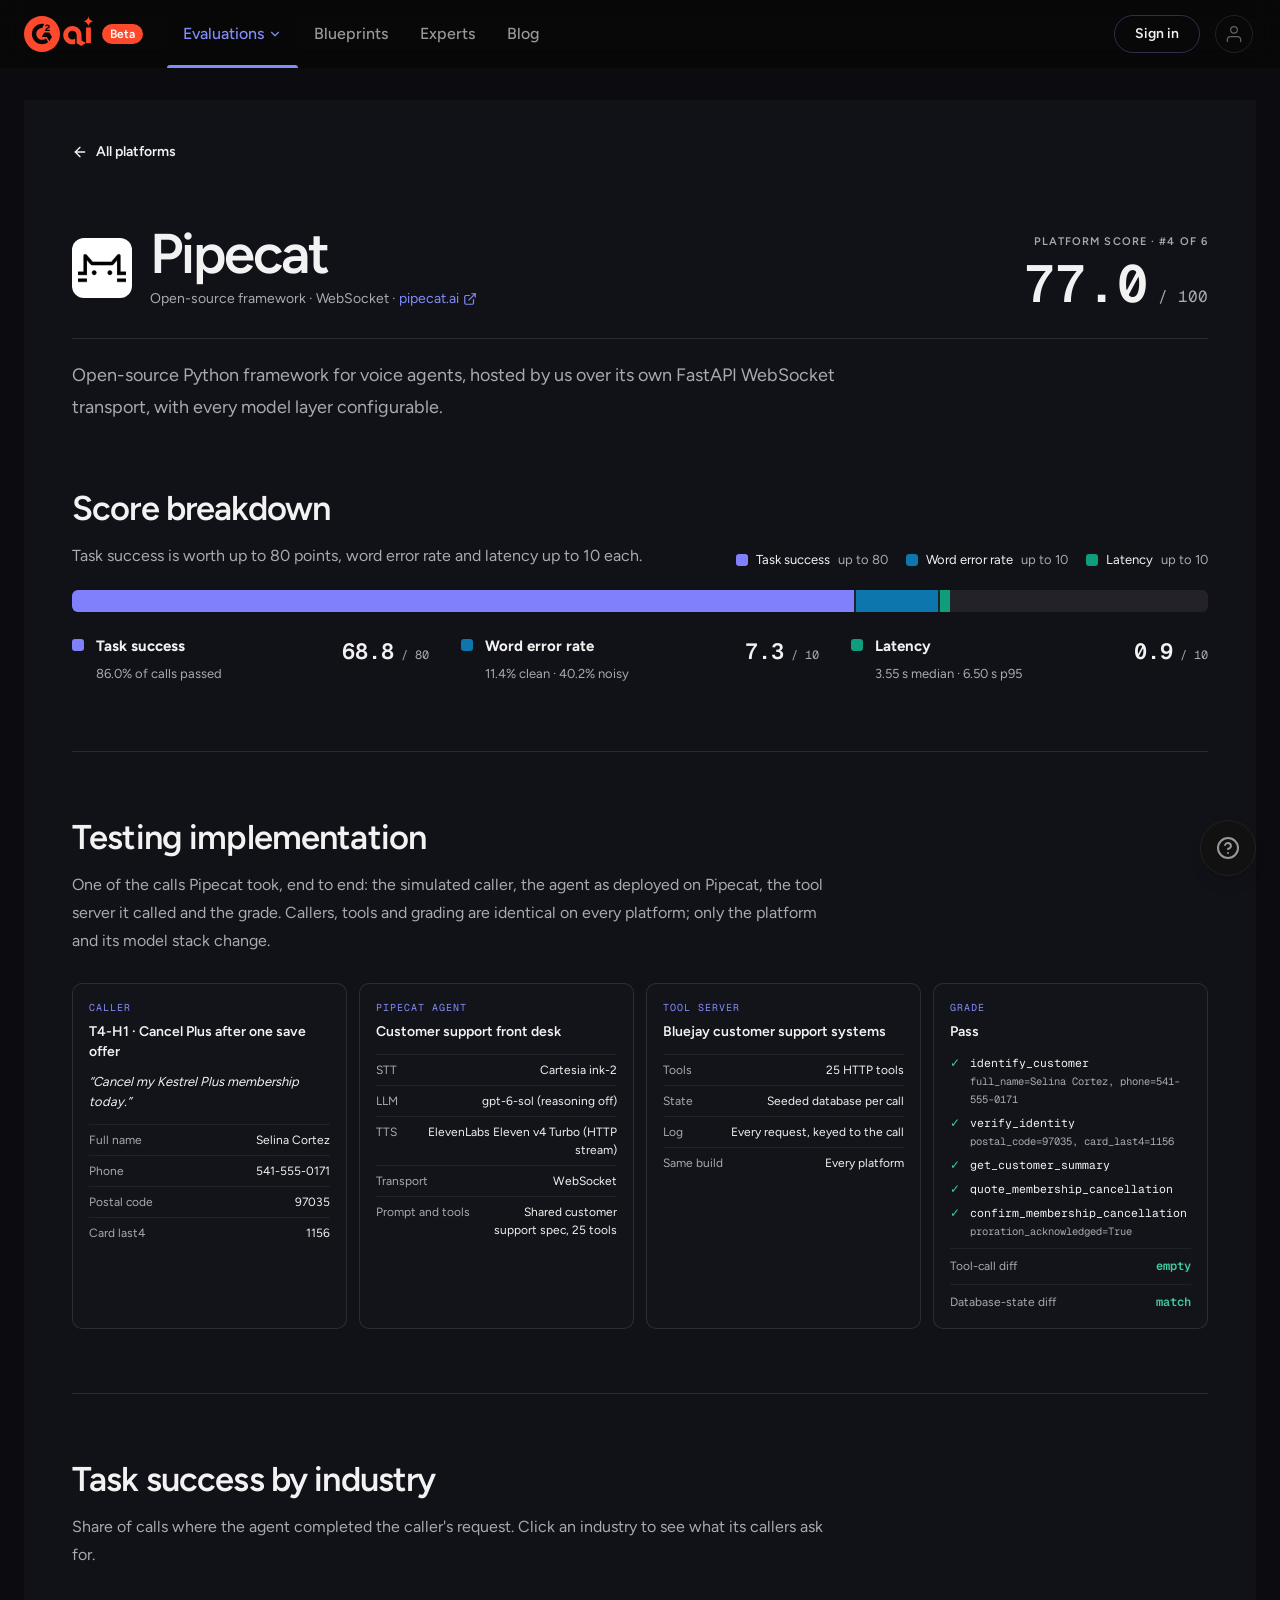
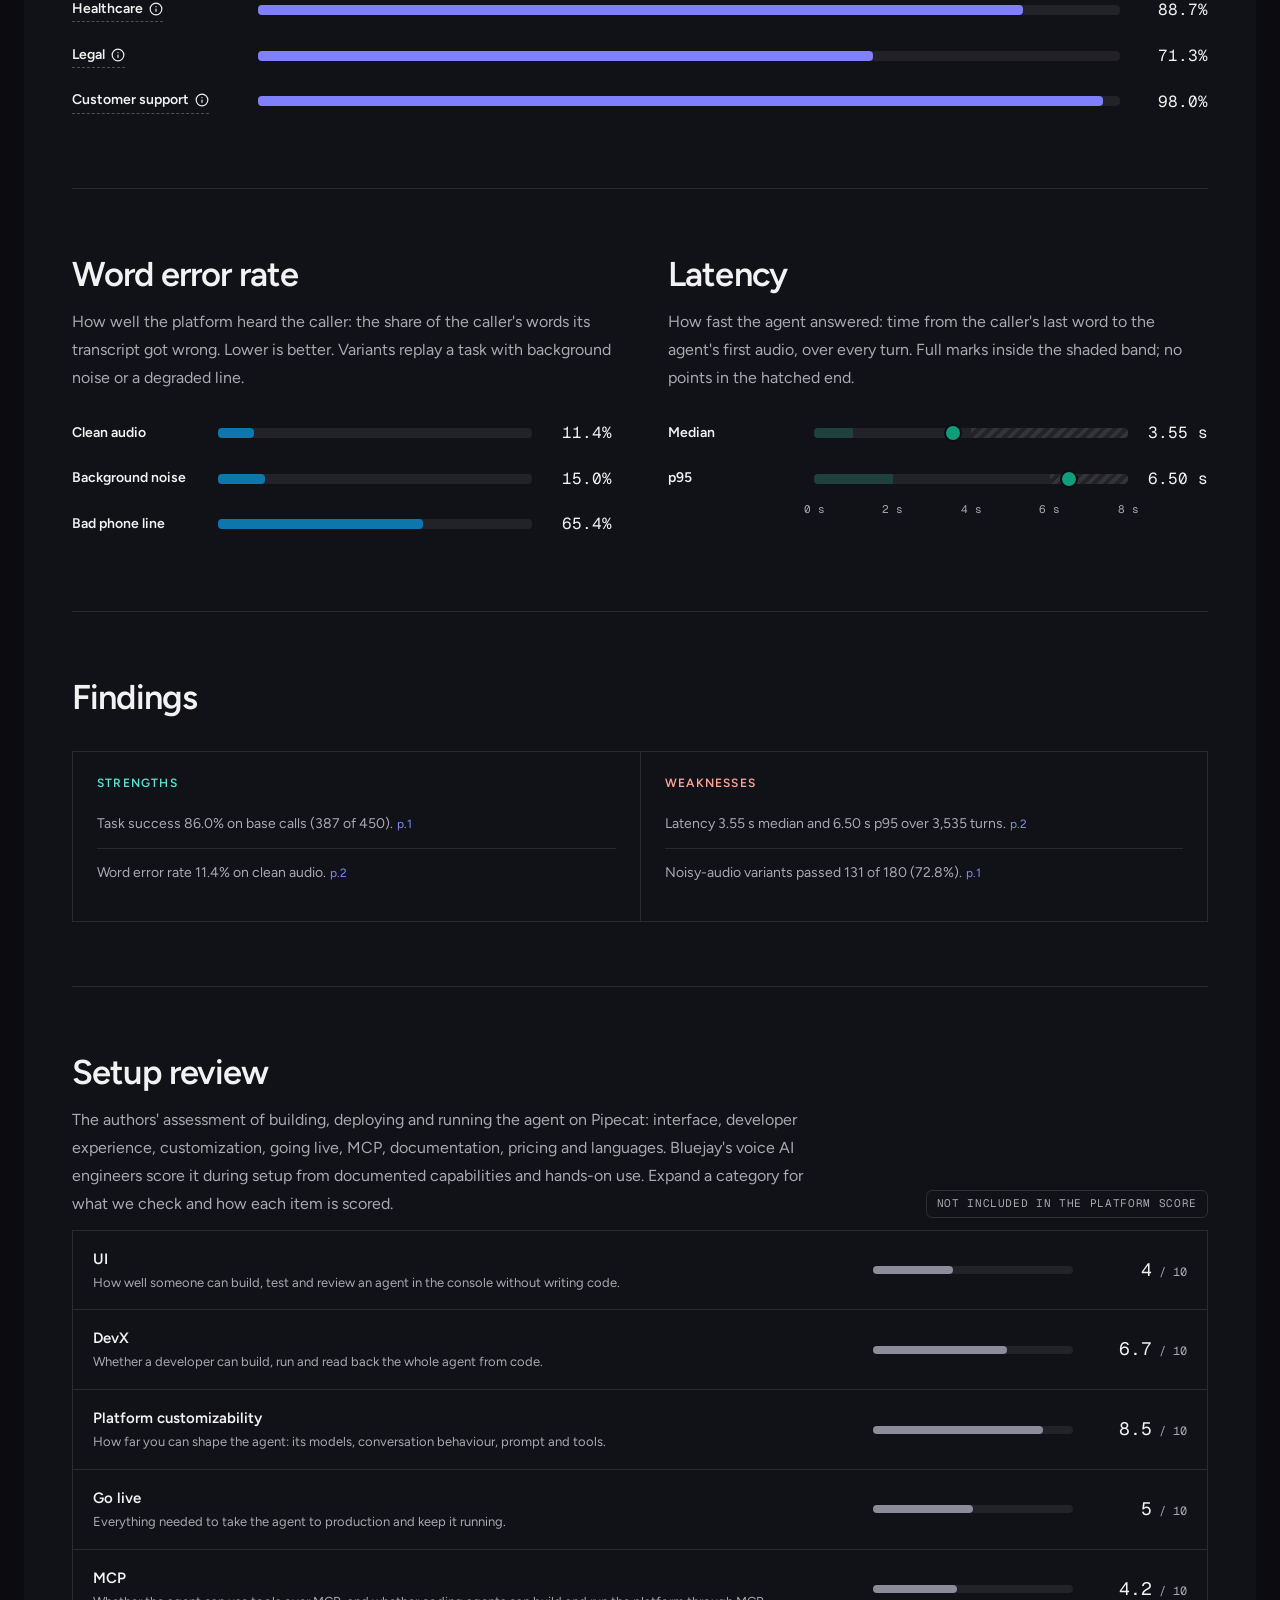
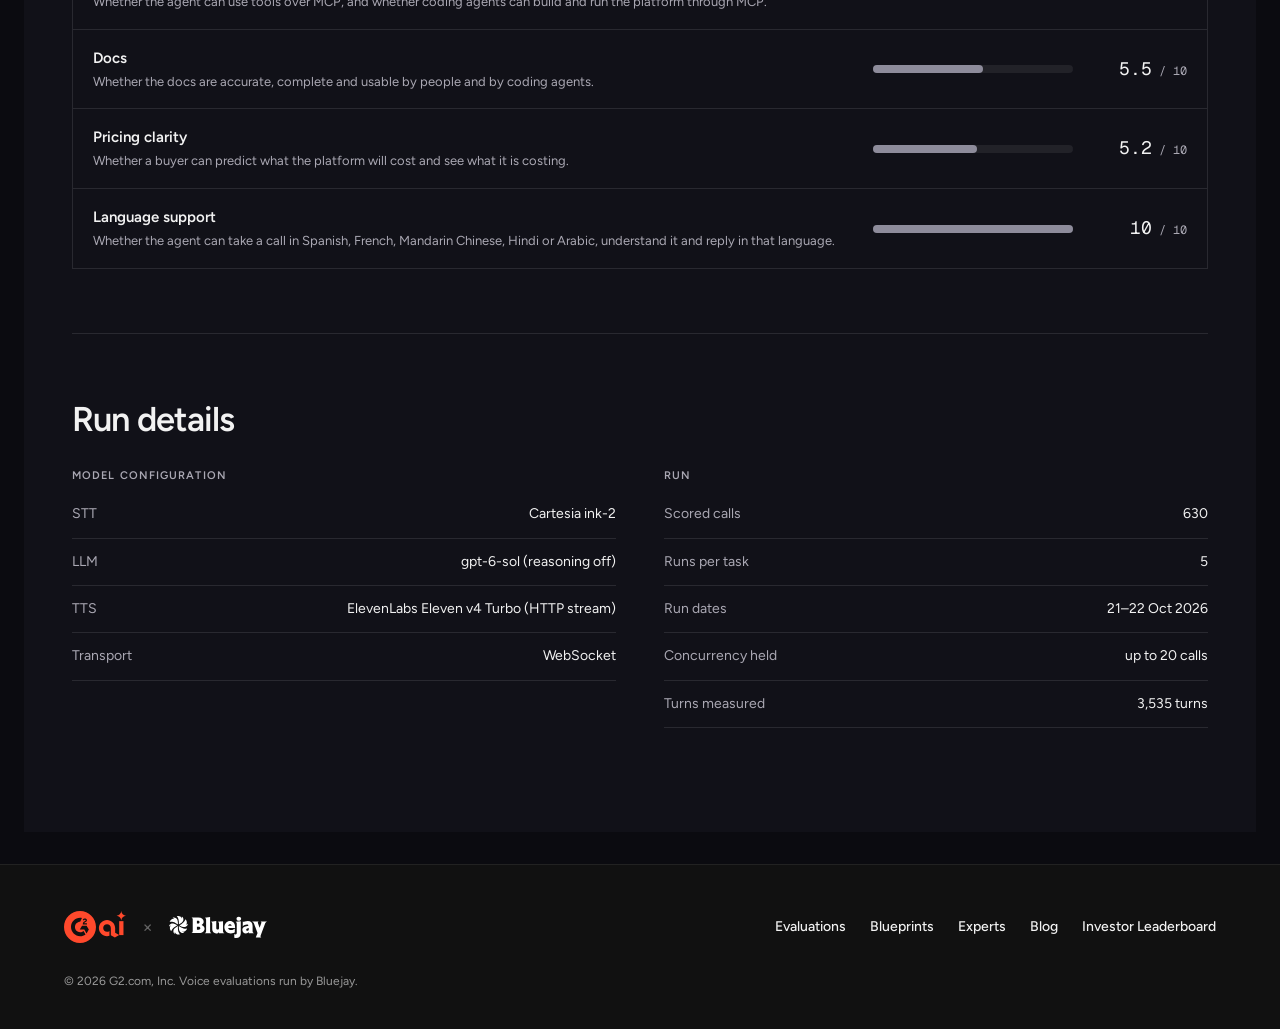
<file: provider-pipecat.html>
<!DOCTYPE html><html lang="en" class="dark R5ZmFW_variable YRRedW_variable" style="color-scheme:dark"><head><meta charset="utf-8"/><meta name="viewport" content="width=device-width, initial-scale=1"/><title>Pipecat Voice Agent Evaluation | G2 Agent Evaluations</title><link rel="icon" href="g2-assets/favicon.svg"/><meta name="robots" content="noindex"/><link rel="stylesheet" href="css/3h83urbqxk24i.css"/><link rel="stylesheet" href="css/3wgdmxeadbddr.css"/><link rel="stylesheet" href="methodology.css"/><style>
.bj-lockup{height:22px;width:auto;display:block}
.bj-lockup-lg{height:30px;width:auto;display:block}
.bj-mark{height:18px;width:auto;display:inline-block}
.mock-val{opacity:.5}
.lb-pop{position:absolute;right:0;top:calc(100% + 8px);z-index:45;width:230px}
.hide{display:none!important}
.tbl{display:grid;align-items:start}
.acc+.acc{border-top-width:0}
.tbl > div{padding:10px 12px}
</style></head><body><header class="sticky top-0 z-50 w-full bg-g2-bg/50 backdrop-blur-md"><a href="#main-content" class="sr-only focus:not-sr-only focus:absolute focus:left-4 focus:top-3 focus:z-50 focus:rounded focus:bg-g2-surface focus:px-4 focus:py-2 focus:text-sm focus:font-medium focus:shadow-md">Skip to content</a><div data-testid="nav-container" class="grid h-[var(--site-header-height)] w-full grid-cols-[auto_minmax(0,1fr)_auto] items-center gap-2 px-4 sm:gap-3 sm:px-6"><div class="flex h-full shrink-0 items-center whitespace-nowrap"><nav aria-label="Main navigation" class="flex items-center"><a data-sp-button-label="nav_logo" aria-label="G2 home" class="flex items-center gap-2 pr-6" href="index.html"><svg xmlns="http://www.w3.org/2000/svg" viewBox="0 0 97 50" fill="var(--color-g2-logo)" aria-label="G2.AI" role="img" focusable="false" class="h-9 w-auto"><path d="M89.48,0c-.21,3.99-3.4,7.18-7.39,7.39,3.99.21,7.18,3.4,7.39,7.39.21-3.99,3.4-7.18,7.39-7.39-3.99-.21-7.18-3.4-7.39-7.39Z"></path><path d="M92.95,15.86h-6.74v21.78h6.74V15.86Z"></path><path d="M67.21,39.33c1.32,0,2.6-.2,3.8-.58v-7.52c-1.03.85-2.36,1.37-3.8,1.37-3.3,0-5.98-2.68-5.98-5.98s2.68-5.98,5.98-5.98,5.97,2.68,5.97,5.98v11.28l6.31,3.63,6.74-3.89-6.3-3.64v-7.39c0-7.02-5.69-12.71-12.71-12.71s-12.71,5.69-12.71,12.71,5.69,12.71,12.71,12.71Z"></path><path d="M25,0C11.19,0,0,11.19,0,25s11.19,25,25,25,25-11.19,25-25S38.81,0,25,0ZM29.36,20.62c0-1.1.22-2.01.66-2.72.44-.72,1.2-1.35,2.3-1.91l.5-.24c.89-.45,1.12-.84,1.12-1.3,0-.55-.48-.95-1.25-.95-.92,0-1.61.48-2.09,1.44l-1.24-1.24c.27-.58.71-1.04,1.29-1.41.59-.37,1.24-.55,1.95-.55.89,0,1.66.23,2.3.71.65.48.97,1.14.97,1.97,0,1.33-.75,2.14-2.15,2.86l-.79.4c-.84.43-1.25.8-1.37,1.47h4.27v1.77h-6.46v-.3ZM25.25,39.29c-7.89,0-14.29-6.4-14.29-14.29s6.4-14.29,14.29-14.29c.96,0,1.89.09,2.79.27l-2.79,5.85c-4.5,0-8.16,3.66-8.16,8.16s3.66,8.16,8.16,8.16c2.03,0,3.89-.75,5.32-1.98l3.09,5.36c-2.36,1.72-5.27,2.74-8.41,2.74ZM35.25,35.2l-3.53-6.12h-7.07l3.53-6.12h7.07l3.53,6.12-3.53,6.12Z"></path></svg><span class="rounded-full bg-[var(--color-g2-orange)] px-2 py-0.5 text-xs font-semibold text-white">Beta</span></a></nav><div data-testid="nav-links" class="hidden h-full items-stretch min-[1100px]:flex"><div class="relative flex h-full items-stretch"><button data-sp-button-label="nav_agents_menu_open" type="button" class="relative flex h-full items-center gap-1 px-4 text-base font-medium transition-colors bg-black/[0.05] text-g2-purple" aria-current="page" aria-controls="agents-navigation-panel" aria-expanded="false" aria-haspopup="true">Evaluations <svg xmlns="http://www.w3.org/2000/svg" width="24" height="24" viewBox="0 0 24 24" fill="none" stroke="currentColor" stroke-width="2" stroke-linecap="round" stroke-linejoin="round" class="lucide lucide-chevron-down h-3.5 w-3.5" aria-hidden="true"><path d="m6 9 6 6 6-6"></path></svg><span class="absolute inset-x-0 bottom-0 h-[3px] rounded-t-sm bg-g2-purple"></span></button><div id="agents-navigation-panel" role="group" aria-label="Evaluations navigation" class="absolute left-0 top-full z-50 w-[800px] overflow-hidden whitespace-normal rounded-b-[14px] border border-black/10 bg-white shadow-xl transition-[opacity,visibility] duration-150 ease-out motion-reduce:transition-none dark:border-white/10 dark:bg-[#17171d] invisible opacity-0"><div class="p-4"><div class="mb-2 px-2"><span class="text-xs font-semibold uppercase tracking-[0.09em] text-g2-muted">Categories</span></div><div class="grid gap-x-5 gap-y-1 sm:grid-cols-2"><div class="py-1"><a class="group flex items-start gap-3 rounded-lg px-2 py-2 hover:bg-g2-purple/[0.05]" href="https://ai.g2.com/evaluations/categories/customer-experience"><span class="inline-flex h-8 w-8 shrink-0 items-center justify-center rounded-lg bg-g2-purple/[0.07] text-g2-purple"><svg xmlns="http://www.w3.org/2000/svg" width="24" height="24" viewBox="0 0 24 24" fill="none" stroke="currentColor" stroke-width="2" stroke-linecap="round" stroke-linejoin="round" class="lucide lucide-message-circle h-4 w-4" aria-hidden="true"><path d="M2.992 16.342a2 2 0 0 1 .094 1.167l-1.065 3.29a1 1 0 0 0 1.236 1.168l3.413-.998a2 2 0 0 1 1.099.092 10 10 0 1 0-4.777-4.719"></path></svg></span><span class="min-w-0 flex-1"><span class="block text-[15px] font-semibold text-g2-dark">Customer Experience AI Agent</span><span class="mt-0.5 block text-[13px] leading-[18px] text-g2-muted">Customer support and service</span></span><svg xmlns="http://www.w3.org/2000/svg" width="24" height="24" viewBox="0 0 24 24" fill="none" stroke="currentColor" stroke-width="2" stroke-linecap="round" stroke-linejoin="round" class="lucide lucide-arrow-up-right mt-2 h-3.5 w-3.5 shrink-0 text-g2-muted" aria-hidden="true"><path d="M7 7h10v10"></path><path d="M7 17 17 7"></path></svg></a><div class="ml-12 flex flex-wrap items-center gap-x-4 text-[13px]"><a class="inline-flex min-h-8 items-center font-medium text-g2-purple hover:underline" href="https://ai.g2.com/build-notes?category=insights&amp;tag=customer-experience">Insights <span class="ml-1 font-normal">(<!-- -->2<!-- -->)</span></a><a class="inline-flex min-h-8 items-center font-medium text-g2-purple hover:underline" href="https://ai.g2.com/evaluations/methodology">Methodology</a></div></div><div class="py-1"><a class="group flex items-start gap-3 rounded-lg px-2 py-2 hover:bg-g2-purple/[0.05]" href="https://ai.g2.com/evaluations/categories/ai-sdr"><span class="inline-flex h-8 w-8 shrink-0 items-center justify-center rounded-lg bg-g2-purple/[0.07] text-g2-purple"><svg xmlns="http://www.w3.org/2000/svg" width="24" height="24" viewBox="0 0 24 24" fill="none" stroke="currentColor" stroke-width="2" stroke-linecap="round" stroke-linejoin="round" class="lucide lucide-briefcase-business h-4 w-4" aria-hidden="true"><path d="M12 12h.01"></path><path d="M16 6V4a2 2 0 0 0-2-2h-4a2 2 0 0 0-2 2v2"></path><path d="M22 13a18.15 18.15 0 0 1-20 0"></path><rect width="20" height="14" x="2" y="6" rx="2"></rect></svg></span><span class="min-w-0 flex-1"><span class="block text-[15px] font-semibold text-g2-dark">AI SDR</span><span class="mt-0.5 block text-[13px] leading-[18px] text-g2-muted">Prospecting, outreach, and meeting booking</span></span><svg xmlns="http://www.w3.org/2000/svg" width="24" height="24" viewBox="0 0 24 24" fill="none" stroke="currentColor" stroke-width="2" stroke-linecap="round" stroke-linejoin="round" class="lucide lucide-arrow-up-right mt-2 h-3.5 w-3.5 shrink-0 text-g2-muted" aria-hidden="true"><path d="M7 7h10v10"></path><path d="M7 17 17 7"></path></svg></a></div><div class="py-1"><a class="group flex items-start gap-3 rounded-lg px-2 py-2 hover:bg-g2-purple/[0.05]" href="https://ai.g2.com/evaluations/categories/marketing"><span class="inline-flex h-8 w-8 shrink-0 items-center justify-center rounded-lg bg-g2-purple/[0.07] text-g2-purple"><svg xmlns="http://www.w3.org/2000/svg" width="24" height="24" viewBox="0 0 24 24" fill="none" stroke="currentColor" stroke-width="2" stroke-linecap="round" stroke-linejoin="round" class="lucide lucide-megaphone h-4 w-4" aria-hidden="true"><path d="M11 6a13 13 0 0 0 8.4-2.8A1 1 0 0 1 21 4v12a1 1 0 0 1-1.6.8A13 13 0 0 0 11 14H5a2 2 0 0 1-2-2V8a2 2 0 0 1 2-2z"></path><path d="M6 14a12 12 0 0 0 2.4 7.2 2 2 0 0 0 3.2-2.4A8 8 0 0 1 10 14"></path><path d="M8 6v8"></path></svg></span><span class="min-w-0 flex-1"><span class="block text-[15px] font-semibold text-g2-dark">Marketing AI Agent</span><span class="mt-0.5 block text-[13px] leading-[18px] text-g2-muted">Campaigns, content, and optimization</span></span><svg xmlns="http://www.w3.org/2000/svg" width="24" height="24" viewBox="0 0 24 24" fill="none" stroke="currentColor" stroke-width="2" stroke-linecap="round" stroke-linejoin="round" class="lucide lucide-arrow-up-right mt-2 h-3.5 w-3.5 shrink-0 text-g2-muted" aria-hidden="true"><path d="M7 7h10v10"></path><path d="M7 17 17 7"></path></svg></a></div><div class="py-1"><a class="group flex items-start gap-3 rounded-lg px-2 py-2 hover:bg-g2-purple/[0.05]" href="https://ai.g2.com/evaluations/categories/legal"><span class="inline-flex h-8 w-8 shrink-0 items-center justify-center rounded-lg bg-g2-purple/[0.07] text-g2-purple"><svg xmlns="http://www.w3.org/2000/svg" width="24" height="24" viewBox="0 0 24 24" fill="none" stroke="currentColor" stroke-width="2" stroke-linecap="round" stroke-linejoin="round" class="lucide lucide-scale h-4 w-4" aria-hidden="true"><path d="M12 3v18"></path><path d="m19 8 3 8a5 5 0 0 1-6 0zV7"></path><path d="M3 7h1a17 17 0 0 0 8-2 17 17 0 0 0 8 2h1"></path><path d="m5 8 3 8a5 5 0 0 1-6 0zV7"></path><path d="M7 21h10"></path></svg></span><span class="min-w-0 flex-1"><span class="block text-[15px] font-semibold text-g2-dark">AI Legal</span><span class="mt-0.5 block text-[13px] leading-[18px] text-g2-muted">Legal research, drafting, and review</span></span><svg xmlns="http://www.w3.org/2000/svg" width="24" height="24" viewBox="0 0 24 24" fill="none" stroke="currentColor" stroke-width="2" stroke-linecap="round" stroke-linejoin="round" class="lucide lucide-arrow-up-right mt-2 h-3.5 w-3.5 shrink-0 text-g2-muted" aria-hidden="true"><path d="M7 7h10v10"></path><path d="M7 17 17 7"></path></svg></a></div><div class="py-1"><a class="group flex items-start gap-3 rounded-lg px-2 py-2 hover:bg-g2-purple/[0.05]" href="https://ai.g2.com/evaluations/categories/recruiting"><span class="inline-flex h-8 w-8 shrink-0 items-center justify-center rounded-lg bg-g2-purple/[0.07] text-g2-purple"><svg xmlns="http://www.w3.org/2000/svg" width="24" height="24" viewBox="0 0 24 24" fill="none" stroke="currentColor" stroke-width="2" stroke-linecap="round" stroke-linejoin="round" class="lucide lucide-search-check h-4 w-4" aria-hidden="true"><path d="m8 11 2 2 4-4"></path><circle cx="11" cy="11" r="8"></circle><path d="m21 21-4.3-4.3"></path></svg></span><span class="min-w-0 flex-1"><span class="block text-[15px] font-semibold text-g2-dark">Recruiting AI Agent</span><span class="mt-0.5 block text-[13px] leading-[18px] text-g2-muted">Sourcing, screening, and hiring workflows</span></span><svg xmlns="http://www.w3.org/2000/svg" width="24" height="24" viewBox="0 0 24 24" fill="none" stroke="currentColor" stroke-width="2" stroke-linecap="round" stroke-linejoin="round" class="lucide lucide-arrow-up-right mt-2 h-3.5 w-3.5 shrink-0 text-g2-muted" aria-hidden="true"><path d="M7 7h10v10"></path><path d="M7 17 17 7"></path></svg></a></div><div class="py-1"><a class="group flex items-start gap-3 rounded-lg px-2 py-2 hover:bg-g2-purple/[0.05]" href="https://ai.g2.com/evaluations/categories/voice"><span class="inline-flex h-8 w-8 shrink-0 items-center justify-center rounded-lg bg-g2-purple/[0.07] text-g2-purple"><svg xmlns="http://www.w3.org/2000/svg" width="24" height="24" viewBox="0 0 24 24" fill="none" stroke="currentColor" stroke-width="2" stroke-linecap="round" stroke-linejoin="round" class="lucide lucide-mic-vocal h-4 w-4" aria-hidden="true"><path d="m11 7.601-5.994 8.19a1 1 0 0 0 .1 1.298l.817.818a1 1 0 0 0 1.314.087L15.09 12"></path><path d="M16.5 21.174C15.5 20.5 14.372 20 13 20c-2.058 0-3.928 2.356-6 2-2.072-.356-2.775-3.369-1.5-4.5"></path><circle cx="16" cy="7" r="5"></circle></svg></span><span class="min-w-0 flex-1"><span class="block text-[15px] font-semibold text-g2-dark">Voice AI Agent</span><span class="mt-0.5 block text-[13px] leading-[18px] text-g2-muted">Autonomous phone conversations</span></span><svg xmlns="http://www.w3.org/2000/svg" width="24" height="24" viewBox="0 0 24 24" fill="none" stroke="currentColor" stroke-width="2" stroke-linecap="round" stroke-linejoin="round" class="lucide lucide-arrow-up-right mt-2 h-3.5 w-3.5 shrink-0 text-g2-muted" aria-hidden="true"><path d="M7 7h10v10"></path><path d="M7 17 17 7"></path></svg></a></div><div class="py-1"><a class="group flex items-start gap-3 rounded-lg px-2 py-2 hover:bg-g2-purple/[0.05]" href="https://ai.g2.com/evaluations/categories/security"><span class="inline-flex h-8 w-8 shrink-0 items-center justify-center rounded-lg bg-g2-purple/[0.07] text-g2-purple"><svg xmlns="http://www.w3.org/2000/svg" width="24" height="24" viewBox="0 0 24 24" fill="none" stroke="currentColor" stroke-width="2" stroke-linecap="round" stroke-linejoin="round" class="lucide lucide-shield-check h-4 w-4" aria-hidden="true"><path d="M20 13c0 5-3.5 7.5-7.66 8.95a1 1 0 0 1-.67-.01C7.5 20.5 4 18 4 13V6a1 1 0 0 1 1-1c2 0 4.5-1.2 6.24-2.72a1.17 1.17 0 0 1 1.52 0C14.51 3.81 17 5 19 5a1 1 0 0 1 1 1z"></path><path d="m9 12 2 2 4-4"></path></svg></span><span class="min-w-0 flex-1"><span class="block text-[15px] font-semibold text-g2-dark">Security AI Agent</span><span class="mt-0.5 block text-[13px] leading-[18px] text-g2-muted">Security investigation and response</span></span><svg xmlns="http://www.w3.org/2000/svg" width="24" height="24" viewBox="0 0 24 24" fill="none" stroke="currentColor" stroke-width="2" stroke-linecap="round" stroke-linejoin="round" class="lucide lucide-arrow-up-right mt-2 h-3.5 w-3.5 shrink-0 text-g2-muted" aria-hidden="true"><path d="M7 7h10v10"></path><path d="M7 17 17 7"></path></svg></a></div><div class="py-1"><a class="group flex items-start gap-3 rounded-lg px-2 py-2 hover:bg-g2-purple/[0.05]" href="https://ai.g2.com/evaluations/categories/accounting"><span class="inline-flex h-8 w-8 shrink-0 items-center justify-center rounded-lg bg-g2-purple/[0.07] text-g2-purple"><svg xmlns="http://www.w3.org/2000/svg" width="24" height="24" viewBox="0 0 24 24" fill="none" stroke="currentColor" stroke-width="2" stroke-linecap="round" stroke-linejoin="round" class="lucide lucide-receipt-text h-4 w-4" aria-hidden="true"><path d="M13 16H8"></path><path d="M14 8H8"></path><path d="M16 12H8"></path><path d="M4 3a1 1 0 0 1 1-1 1.3 1.3 0 0 1 .7.2l.933.6a1.3 1.3 0 0 0 1.4 0l.934-.6a1.3 1.3 0 0 1 1.4 0l.933.6a1.3 1.3 0 0 0 1.4 0l.933-.6a1.3 1.3 0 0 1 1.4 0l.934.6a1.3 1.3 0 0 0 1.4 0l.933-.6A1.3 1.3 0 0 1 19 2a1 1 0 0 1 1 1v18a1 1 0 0 1-1 1 1.3 1.3 0 0 1-.7-.2l-.933-.6a1.3 1.3 0 0 0-1.4 0l-.934.6a1.3 1.3 0 0 1-1.4 0l-.933-.6a1.3 1.3 0 0 0-1.4 0l-.933.6a1.3 1.3 0 0 1-1.4 0l-.934-.6a1.3 1.3 0 0 0-1.4 0l-.933.6a1.3 1.3 0 0 1-.7.2 1 1 0 0 1-1-1z"></path></svg></span><span class="min-w-0 flex-1"><span class="block text-[15px] font-semibold text-g2-dark">Accounting AI Agent</span><span class="mt-0.5 block text-[13px] leading-[18px] text-g2-muted">Reconciliation, reporting, and close</span></span><svg xmlns="http://www.w3.org/2000/svg" width="24" height="24" viewBox="0 0 24 24" fill="none" stroke="currentColor" stroke-width="2" stroke-linecap="round" stroke-linejoin="round" class="lucide lucide-arrow-up-right mt-2 h-3.5 w-3.5 shrink-0 text-g2-muted" aria-hidden="true"><path d="M7 7h10v10"></path><path d="M7 17 17 7"></path></svg></a></div><div class="py-1"><a class="group flex items-start gap-3 rounded-lg px-2 py-2 hover:bg-g2-purple/[0.05]" href="https://ai.g2.com/evaluations/categories/coding"><span class="inline-flex h-8 w-8 shrink-0 items-center justify-center rounded-lg bg-g2-purple/[0.07] text-g2-purple"><svg xmlns="http://www.w3.org/2000/svg" width="24" height="24" viewBox="0 0 24 24" fill="none" stroke="currentColor" stroke-width="2" stroke-linecap="round" stroke-linejoin="round" class="lucide lucide-code-xml h-4 w-4" aria-hidden="true"><path d="m18 16 4-4-4-4"></path><path d="m6 8-4 4 4 4"></path><path d="m14.5 4-5 16"></path></svg></span><span class="min-w-0 flex-1"><span class="block text-[15px] font-semibold text-g2-dark">Coding AI Agent</span><span class="mt-0.5 block text-[13px] leading-[18px] text-g2-muted">Code, fixes, and pull requests</span></span><svg xmlns="http://www.w3.org/2000/svg" width="24" height="24" viewBox="0 0 24 24" fill="none" stroke="currentColor" stroke-width="2" stroke-linecap="round" stroke-linejoin="round" class="lucide lucide-arrow-up-right mt-2 h-3.5 w-3.5 shrink-0 text-g2-muted" aria-hidden="true"><path d="M7 7h10v10"></path><path d="M7 17 17 7"></path></svg></a></div><div class="py-1"><a class="group flex items-start gap-3 rounded-lg px-2 py-2 hover:bg-g2-purple/[0.05]" href="https://ai.g2.com/evaluations/categories/it-support"><span class="inline-flex h-8 w-8 shrink-0 items-center justify-center rounded-lg bg-g2-purple/[0.07] text-g2-purple"><svg xmlns="http://www.w3.org/2000/svg" width="24" height="24" viewBox="0 0 24 24" fill="none" stroke="currentColor" stroke-width="2" stroke-linecap="round" stroke-linejoin="round" class="lucide lucide-monitor-cog h-4 w-4" aria-hidden="true"><path d="M12 17v4"></path><path d="m14.305 7.53.923-.382"></path><path d="m15.228 4.852-.923-.383"></path><path d="m16.852 3.228-.383-.924"></path><path d="m16.852 8.772-.383.923"></path><path d="m19.148 3.228.383-.924"></path><path d="m19.53 9.696-.382-.924"></path><path d="m20.772 4.852.924-.383"></path><path d="m20.772 7.148.924.383"></path><path d="M22 13v2a2 2 0 0 1-2 2H4a2 2 0 0 1-2-2V5a2 2 0 0 1 2-2h7"></path><path d="M8 21h8"></path><circle cx="18" cy="6" r="3"></circle></svg></span><span class="min-w-0 flex-1"><span class="block text-[15px] font-semibold text-g2-dark">IT Support AI Agents</span><span class="mt-0.5 block text-[13px] leading-[18px] text-g2-muted">Employee IT help and service requests</span></span><svg xmlns="http://www.w3.org/2000/svg" width="24" height="24" viewBox="0 0 24 24" fill="none" stroke="currentColor" stroke-width="2" stroke-linecap="round" stroke-linejoin="round" class="lucide lucide-arrow-up-right mt-2 h-3.5 w-3.5 shrink-0 text-g2-muted" aria-hidden="true"><path d="M7 7h10v10"></path><path d="M7 17 17 7"></path></svg></a></div></div><div class="mt-3 flex justify-end border-t border-black/10 px-2 pt-2 dark:border-white/10"><a class="inline-flex min-h-9 items-center text-sm font-semibold text-g2-purple hover:underline" href="https://ai.g2.com/evaluations">View all agents →</a></div></div></div></div><a class="relative flex h-full items-center px-4 text-base font-medium transition-colors text-g2-text hover:bg-black/[0.03] hover:text-g2-purple" href="https://ai.g2.com/blueprints">Blueprints</a><a class="relative flex h-full items-center px-4 text-base font-medium transition-colors text-g2-text hover:bg-black/[0.03] hover:text-g2-purple" href="https://ai.g2.com/experts">Experts</a><a class="relative flex h-full items-center px-4 text-base font-medium transition-colors text-g2-text hover:bg-black/[0.03] hover:text-g2-purple" href="https://ai.g2.com/build-notes">Blog</a></div></div><div role="search" class="flex min-w-0 items-center"></div><div class="flex shrink-0 items-center justify-end gap-3 whitespace-nowrap"><div class="hidden sm:block"><form action="" encType="multipart/form-data" method="POST"><input type="hidden" name="$ACTION_ID_007b70489885c9649d6863b6473f0d8b02859e6949"/><button data-sp-button-label="nav_sign_in" type="submit" class="btn btn-md btn-secondary">Sign in</button></form></div><div class="relative flex items-center gap-3"><button data-sp-button-label="nav_user_menu_open" type="button" aria-label="Open user menu" aria-haspopup="menu" aria-expanded="false" class="relative flex h-11 w-11 items-center justify-center rounded-full focus-visible:outline-g2-purple"><span class="flex items-center justify-center rounded-full border-[1.5px] border-g2-border p-2 text-g2-muted transition-colors hover:bg-g2-purple-light hover:text-g2-purple"><svg xmlns="http://www.w3.org/2000/svg" viewBox="0 0 24 24" fill="none" stroke="currentColor" stroke-width="1.5" stroke-linecap="round" stroke-linejoin="round" class="h-5 w-5" aria-hidden="true"><path d="M20 21v-2a4 4 0 0 0-4-4H8a4 4 0 0 0-4 4v2"></path><circle cx="12" cy="7" r="4"></circle></svg></span></button></div><div class="relative min-[1100px]:hidden"><button data-sp-button-label="nav_mobile_menu_open" type="button" aria-label="Open navigation" aria-controls="mobile-navigation-panel" aria-expanded="false" class="flex h-11 w-11 items-center justify-center rounded-full text-g2-text transition-colors hover:bg-black/[0.05] focus-visible:outline-none focus-visible:ring-2 focus-visible:ring-g2-purple dark:hover:bg-white/[0.08]"><span class="relative h-5 w-5" aria-hidden="true"><span class="absolute left-1/2 top-1/2 h-[1.5px] w-[18px] rounded-full bg-current transition-transform duration-200 ease-out motion-reduce:transition-none" style="transform:translate(-50%, -7px)"></span><span class="absolute left-1/2 top-1/2 h-[1.5px] w-[18px] rounded-full bg-current transition-[opacity,transform] duration-150 ease-out motion-reduce:transition-none" style="opacity:1;transform:translate(-50%, -50%) scaleX(1)"></span><span class="absolute left-1/2 top-1/2 h-[1.5px] w-[18px] rounded-full bg-current transition-transform duration-200 ease-out motion-reduce:transition-none" style="transform:translate(-50%, 5px)"></span></span></button><div id="mobile-navigation-panel" aria-hidden="true" class="fixed inset-x-0 top-[var(--site-header-height)] z-50 max-h-[calc(100dvh-var(--site-header-height))] overflow-y-auto overscroll-contain border-t border-g2-border bg-g2-surface shadow-xl transition-[opacity,visibility] duration-200 ease-out motion-reduce:transition-none invisible pointer-events-none opacity-0"><nav aria-label="Mobile navigation" class="mx-auto max-w-lg px-5 py-3"><div class="border-b border-g2-border"><button data-sp-button-label="nav_mobile_agents_expand" type="button" aria-expanded="false" class="flex w-full items-center justify-between rounded-lg px-2 py-3.5 text-left text-base font-semibold text-g2-dark transition-colors hover:text-g2-purple focus-visible:outline-none focus-visible:ring-2 focus-visible:ring-inset focus-visible:ring-g2-purple">Evaluations<svg xmlns="http://www.w3.org/2000/svg" width="24" height="24" viewBox="0 0 24 24" fill="none" stroke="currentColor" stroke-width="2" stroke-linecap="round" stroke-linejoin="round" class="lucide lucide-chevron-right h-4 w-4 text-g2-muted transition-transform duration-200 motion-reduce:transition-none" aria-hidden="true"><path d="m9 18 6-6-6-6"></path></svg></button></div><div><a class="block border-b border-g2-border px-2 py-3.5 text-base font-semibold text-g2-dark transition-colors last:border-b-0 hover:text-g2-purple" href="https://ai.g2.com/blueprints">Blueprints</a><a class="block border-b border-g2-border px-2 py-3.5 text-base font-semibold text-g2-dark transition-colors last:border-b-0 hover:text-g2-purple" href="https://ai.g2.com/experts">Experts</a><a class="block border-b border-g2-border px-2 py-3.5 text-base font-semibold text-g2-dark transition-colors last:border-b-0 hover:text-g2-purple" href="https://ai.g2.com/build-notes">Blog</a></div></nav></div></div></div></div></header><div id="article-reading-header-root"></div><main id="main-content"><div class="min-h-[calc(100dvh-var(--site-header-height))] bg-eval-shell dark:[--color-g2-muted:#aaa8b3]"><main class="w-full px-4 py-5 sm:px-6 sm:py-8"><article class="bg-eval-page px-5 py-7 sm:px-8 sm:py-10 lg:px-12"><div class="mx-auto max-w-6xl"><div class="bd"><a class="back" href="index.html"><svg xmlns="http://www.w3.org/2000/svg" width="24" height="24" viewBox="0 0 24 24" fill="none" stroke="currentColor" stroke-width="2" stroke-linecap="round" stroke-linejoin="round" class="lucide lucide-arrow-left h-4 w-4" aria-hidden="true"><path d="m12 19-7-7 7-7"></path><path d="M19 12H5"></path></svg> All platforms</a><div class="pf-head"><div class="pf-id"><img class="logo" src="logos/pipecat.ai.png" alt=""/><div><div class="nmr"><h1>Pipecat</h1></div><div class="pf-meta">Open-source framework · WebSocket · <a class="site" href="https://pipecat.ai" target="_blank" rel="noopener">pipecat.ai<svg xmlns="http://www.w3.org/2000/svg" width="24" height="24" viewBox="0 0 24 24" fill="none" stroke="currentColor" stroke-width="2" stroke-linecap="round" stroke-linejoin="round" class="lucide lucide-external-link h-3.5 w-3.5" aria-hidden="true"><path d="M15 3h6v6"></path><path d="M10 14 21 3"></path><path d="M18 13v6a2 2 0 0 1-2 2H5a2 2 0 0 1-2-2V8a2 2 0 0 1 2-2h6"></path></svg></a></div></div></div><div class="pf-score"><div class="l">Platform score · #4 of 6</div><div class="n">77.0<small> / 100</small></div></div></div><p class="pf-desc">Open-source Python framework for voice agents, hosted by us over its own FastAPI WebSocket transport, with every model layer configurable.</p><section class="sec"><div class="sec-h"><div><h2>Score breakdown</h2><p class="i">Task success is worth up to 80 points, word error rate and latency up to 10 each.</p></div><div class="legend"><span><i class="c-task"></i>Task success <em>up to 80</em></span><span><i class="c-wer"></i>Word error rate <em>up to 10</em></span><span><i class="c-lat"></i>Latency <em>up to 10</em></span></div></div><div class="sb big"><i class="c-task" style="width:68.80%" data-tip="Task success: 68.8 of 80 points · 86.0% of calls passed"></i><i class="c-wer" style="width:7.26%" data-tip="Word error rate: 7.3 of 10 points · 11.4% clean · 40.2% noisy"></i><i class="c-lat" style="width:0.90%" data-tip="Latency: 0.9 of 10 points · 3.55 s median · 6.50 s p95"></i></div><div class="crs"><div class="cr"><span class="sw c-task"></span><div><b>Task success</b><span>86.0% of calls passed</span></div><div class="pts">68.8<small> / 80</small></div></div><div class="cr"><span class="sw c-wer"></span><div><b>Word error rate</b><span>11.4% clean · 40.2% noisy</span></div><div class="pts">7.3<small> / 10</small></div></div><div class="cr"><span class="sw c-lat"></span><div><b>Latency</b><span>3.55 s median · 6.50 s p95</span></div><div class="pts">0.9<small> / 10</small></div></div></div></section><section class="sec"><h2>Testing implementation</h2><p class="i">One of the calls Pipecat took, end to end: the simulated caller, the agent as deployed on Pipecat, the tool server it called and the grade. Callers, tools and grading are identical on every platform; only the platform and its model stack change.</p><div class="tis"><div class="ti"><p class="ti-l">Caller</p><h4>T4-H1 · Cancel Plus after one save offer</h4><p class="ti-q">“Cancel my Kestrel Plus membership today.”</p><dl class="ti-kv"><div><dt>full name</dt><dd>Selina Cortez</dd></div><div><dt>phone</dt><dd>541-555-0171</dd></div><div><dt>postal code</dt><dd>97035</dd></div><div><dt>card last4</dt><dd>1156</dd></div></dl></div><div class="ti"><p class="ti-l">Pipecat agent</p><h4>Customer support front desk</h4><dl class="ti-kv"><div><dt>STT</dt><dd>Cartesia ink-2</dd></div><div><dt>LLM</dt><dd>gpt-6-sol (reasoning off)</dd></div><div><dt>TTS</dt><dd>ElevenLabs Eleven v4 Turbo (HTTP stream)</dd></div><div><dt>Transport</dt><dd>WebSocket</dd></div><div><dt>Prompt and tools</dt><dd>Shared customer support spec, 25 tools</dd></div></dl></div><div class="ti"><p class="ti-l">Tool server</p><h4>Bluejay customer support systems</h4><dl class="ti-kv"><div><dt>Tools</dt><dd>25 HTTP tools</dd></div><div><dt>State</dt><dd>Seeded database per call</dd></div><div><dt>Log</dt><dd>Every request, keyed to the call</dd></div><div><dt>Same build</dt><dd>Every platform</dd></div></dl></div><div class="ti"><p class="ti-l">Grade </p><h4>Pass</h4><ol class="ti-calls"><li><span class="ok">✓</span><code>identify_customer</code><span class="args">full_name=Selina Cortez, phone=541-555-0171</span></li><li><span class="ok">✓</span><code>verify_identity</code><span class="args">postal_code=97035, card_last4=1156</span></li><li><span class="ok">✓</span><code>get_customer_summary</code><span class="args"></span></li><li><span class="ok">✓</span><code>quote_membership_cancellation</code><span class="args"></span></li><li><span class="ok">✓</span><code>confirm_membership_cancellation</code><span class="args">proration_acknowledged=True</span></li></ol><p class="ti-v"><span>Tool-call diff</span><b>empty</b></p><p class="ti-v"><span>Database-state diff</span><b>match</b></p></div></div></section><section class="sec"><h2>Task success by industry</h2><p class="i">Share of calls where the agent completed the caller's request. Click an industry to see what its callers ask for.</p><div class="hbs"><div class="hb"><div class="hb-l"><button type="button" class="ih l" data-ind="hc" data-tip="Dermatology front desk: bookings, insurance, cosmetic quotes and billing, behind a patient identity check. Click for details.">Healthcare<svg xmlns="http://www.w3.org/2000/svg" width="24" height="24" viewBox="0 0 24 24" fill="none" stroke="currentColor" stroke-width="2" stroke-linecap="round" stroke-linejoin="round" class="lucide lucide-info h-3.5 w-3.5" aria-hidden="true"><circle cx="12" cy="12" r="10"></circle><path d="M12 16v-4"></path><path d="M12 8h.01"></path></svg></button></div><div class="hb-t"><i class="c-task" style="width:88.7%"></i></div><div class="hb-v">88.7%</div></div><div class="hb"><div class="hb-l"><button type="button" class="ih l" data-ind="legal" data-tip="Personal-injury law firm intake: conflict checks, eligibility, intake and booking, with no legal advice. Click for details.">Legal<svg xmlns="http://www.w3.org/2000/svg" width="24" height="24" viewBox="0 0 24 24" fill="none" stroke="currentColor" stroke-width="2" stroke-linecap="round" stroke-linejoin="round" class="lucide lucide-info h-3.5 w-3.5" aria-hidden="true"><circle cx="12" cy="12" r="10"></circle><path d="M12 16v-4"></path><path d="M12 8h.01"></path></svg></button></div><div class="hb-t"><i class="c-task" style="width:71.3%"></i></div><div class="hb-v">71.3%</div></div><div class="hb"><div class="hb-l"><button type="button" class="ih l" data-ind="cs" data-tip="Electronics retailer support: orders, returns, repairs, membership and price match, behind an order-based identity check. Click for details.">Customer support<svg xmlns="http://www.w3.org/2000/svg" width="24" height="24" viewBox="0 0 24 24" fill="none" stroke="currentColor" stroke-width="2" stroke-linecap="round" stroke-linejoin="round" class="lucide lucide-info h-3.5 w-3.5" aria-hidden="true"><circle cx="12" cy="12" r="10"></circle><path d="M12 16v-4"></path><path d="M12 8h.01"></path></svg></button></div><div class="hb-t"><i class="c-task" style="width:98.0%"></i></div><div class="hb-v">98.0%</div></div></div></section><section class="sec two"><div><h2>Word error rate</h2><p class="i">How well the platform heard the caller: the share of the caller's words its transcript got wrong. Lower is better. Variants replay a task with background noise or a degraded line.</p><div class="hbs"><div class="hb"><div class="hb-l">Clean audio</div><div class="hb-t"><i class="c-wer" style="width:11.4%"></i></div><div class="hb-v">11.4%</div></div><div class="hb"><div class="hb-l">Background noise</div><div class="hb-t"><i class="c-wer" style="width:15.0%"></i></div><div class="hb-v">15.0%</div></div><div class="hb"><div class="hb-l">Bad phone line</div><div class="hb-t"><i class="c-wer" style="width:65.4%"></i></div><div class="hb-v">65.4%</div></div></div></div><div><h2>Latency</h2><p class="i">How fast the agent answered: time from the caller's last word to the agent's first audio, over every turn. Full marks inside the shaded band; no points in the hatched end.</p><div class="hbs"><div class="lt"><div class="hb-l">Median</div><div class="lt-t"><span class="zf" style="width:12.5%" data-tip="Full marks at 1 s or faster"></span><span class="zz" style="left:50.0%;width:50.0%" data-tip="No points at 4 s or slower"></span><i style="left:44.4%" data-tip="Median: 3.55 s"></i></div><div class="hb-v">3.55 s</div></div><div class="lt"><div class="hb-l">p95</div><div class="lt-t"><span class="zf" style="width:25.0%" data-tip="Full marks at 2 s or faster"></span><span class="zz" style="left:75.0%;width:25.0%" data-tip="No points at 6 s or slower"></span><i style="left:81.2%" data-tip="p95: 6.50 s"></i></div><div class="hb-v">6.50 s</div></div><div class="lt-ax"><span></span><div><em style="left:0.0%">0 s</em><em style="left:25.0%">2 s</em><em style="left:50.0%">4 s</em><em style="left:75.0%">6 s</em><em style="left:100.0%">8 s</em></div><span></span></div></div></div></section><section class="sec"><h2>Findings</h2><div class="fx"><div><h3 class="up">Strengths</h3><ul><li>Task success 86.0% on base calls (387 of 450).<a href="reports/G2_LiveKit_vs_PolyAI_scorecard.pdf#page=1">p.1</a></li><li>Word error rate 11.4% on clean audio.<a href="reports/G2_LiveKit_vs_PolyAI_scorecard.pdf#page=2">p.2</a></li></ul></div><div><h3 class="dn">Weaknesses</h3><ul><li>Latency 3.55 s median and 6.50 s p95 over 3,535 turns.<a href="reports/G2_LiveKit_vs_PolyAI_scorecard.pdf#page=2">p.2</a></li><li>Noisy-audio variants passed 131 of 180 (72.8%).<a href="reports/G2_LiveKit_vs_PolyAI_scorecard.pdf#page=1">p.1</a></li></ul></div></div></section><section class="sec"><div class="sec-h"><div><h2>Setup review</h2><p class="i">The authors' assessment of building, deploying and running the agent on Pipecat: interface, developer experience, customization, going live, MCP, documentation, pricing and languages. Bluejay's voice AI engineers score it during setup from documented capabilities and hands-on use. Expand a category for what we check and how each item is scored.</p></div><span class="nis">Not included in the platform score</span></div><div class="pms"><details class="pm"><summary><div><div class="nm">UI</div><div class="mn">How well someone can build, test and review an agent in the console without writing code.</div></div><div class="hb-t"><i class="c-rev" style="width:40.0%"></i></div><div class="sc">4<small> / 10</small></div></summary><div class="body"><p><b>How it is scored.</b> Six weighted line items, each graded full, half or none: time to first agent, build without code, test in the browser, call review, errors you can see, team workspace.</p><table class="li"><thead><tr><th>What we checked</th><th>Weight</th><th>Grade</th><th>Note</th></tr></thead><tbody><tr><td>Time to first agent</td><td class="g">2.5</td><td class="g g-half">half* 1.25</td><td>not checked</td></tr><tr><td>Build without code</td><td class="g">2.0</td><td class="g g-none">none* 0</td><td>Code-only framework; no console builder (from what we know)</td></tr><tr><td>Test in the browser</td><td class="g">1.5</td><td class="g g-half">half* 0.75</td><td>not checked</td></tr><tr><td>Call review</td><td class="g">1.5</td><td class="g g-half">half* 0.75</td><td>not checked</td></tr><tr><td>Errors you can see</td><td class="g">1.5</td><td class="g g-half">half* 0.75</td><td>not checked</td></tr><tr><td>Team workspace</td><td class="g">1.0</td><td class="g g-half">half* 0.5</td><td>not checked</td></tr></tbody></table><p class="li-n">Initial grades from the 28–29 Oct 2026 run and public docs; * = judged from docs, not yet verified on a call.</p></div></details><details class="pm"><summary><div><div class="nm">DevX</div><div class="mn">Whether a developer can build, run and read back the whole agent from code.</div></div><div class="hb-t"><i class="c-rev" style="width:67.0%"></i></div><div class="sc">6.7<small> / 10</small></div></summary><div class="body"><p><b>How it is scored.</b> Six weighted line items: agent-as-code, call control, data out, API correctness, SDK quality, scoped keys and auth.</p><table class="li"><thead><tr><th>What we checked</th><th>Weight</th><th>Grade</th><th>Note</th></tr></thead><tbody><tr><td>Agent-as-code</td><td class="g">2.5</td><td class="g g-full">full 2.5</td><td>Agent is our code, deployed with deploy_cloud.py</td></tr><tr><td>Call control</td><td class="g">1.5</td><td class="g g-half">half* 0.75</td><td>not checked</td></tr><tr><td>Data out</td><td class="g">2.5</td><td class="g g-half">half* 1.25</td><td>not checked</td></tr><tr><td>API correctness</td><td class="g">1.5</td><td class="g g-half">half* 0.75</td><td>not checked</td></tr><tr><td>SDK quality</td><td class="g">1.0</td><td class="g g-full">full* 1</td><td>Python framework SDK</td></tr><tr><td>Scoped keys and auth</td><td class="g">1.0</td><td class="g g-half">half 0.5</td><td>Deploy needs a separate private API key (ts_date: Pipecat deploy blocked without it)</td></tr></tbody></table><p class="li-n">Initial grades from the 28–29 Oct 2026 run and public docs; * = judged from docs, not yet verified on a call.</p></div></details><details class="pm"><summary><div><div class="nm">Platform customizability</div><div class="mn">How far you can shape the agent: its models, conversation behaviour, prompt and tools.</div></div><div class="hb-t"><i class="c-rev" style="width:85.0%"></i></div><div class="sc">8.5<small> / 10</small></div></summary><div class="body"><p><b>How it is scored.</b> Seven weighted line items, including interruption handling measured on the platform&#x27;s defaults during end-to-end validation.</p><table class="li"><thead><tr><th>What we checked</th><th>Weight</th><th>Grade</th><th>Note</th></tr></thead><tbody><tr><td>Model choice</td><td class="g">1.5</td><td class="g g-full">full 1.5</td><td>Ran Bluejay-chosen STT/LLM/TTS</td></tr><tr><td>Conversation behaviour</td><td class="g">1.0</td><td class="g g-full">full* 1</td><td>Every pipeline knob in code</td></tr><tr><td>Interruption handling</td><td class="g">3.0</td><td class="g g-half">half* 1.5</td><td>Not measured</td></tr><tr><td>Prompt and context</td><td class="g">1.0</td><td class="g g-full">full 1</td><td>Full benchmark prompt</td></tr><tr><td>Custom tools</td><td class="g">2.5</td><td class="g g-full">full* 2.5</td><td>Arbitrary Python tools</td></tr><tr><td>Speech controls</td><td class="g">0.5</td><td class="g g-full">full* 0.5</td><td>TTS params in code</td></tr><tr><td>Agent handoff</td><td class="g">0.5</td><td class="g g-full">full* 0.5</td><td>Flows/handoff in framework</td></tr></tbody></table><p class="li-n">Initial grades from the 28–29 Oct 2026 run and public docs; * = judged from docs, not yet verified on a call.</p></div></details><details class="pm"><summary><div><div class="nm">Go live</div><div class="mn">Everything needed to take the agent to production and keep it running.</div></div><div class="hb-t"><i class="c-rev" style="width:50.0%"></i></div><div class="sc">5<small> / 10</small></div></summary><div class="body"><p><b>How it is scored.</b> Seven weighted line items, including runtime under load: the break rate at 20 concurrent calls against the 2-call baseline.</p><table class="li"><thead><tr><th>What we checked</th><th>Weight</th><th>Grade</th><th>Note</th></tr></thead><tbody><tr><td>Telephony and numbers</td><td class="g">2.0</td><td class="g g-half">half* 1</td><td>Telephony via Daily/SIP; NC</td></tr><tr><td>Release management</td><td class="g">1.5</td><td class="g g-half">half 0.75</td><td>Deploy blocked without private API key; legal prompt never deployed (ts_date)</td></tr><tr><td>Runtime under load</td><td class="g">2.5</td><td class="g g-half">half 1.25</td><td>Stalled calls at 20 with 1 warm agent, needed 10 warm; NO_ANSWER voids cut 20-&gt;14 (concurrency_change.jsonl)</td></tr><tr><td>Integrations at the edge</td><td class="g">1.0</td><td class="g g-half">half* 0.5</td><td>not checked</td></tr><tr><td>Ops and incident response</td><td class="g">1.5</td><td class="g g-half">half* 0.75</td><td>not checked</td></tr><tr><td>Compliance and trust</td><td class="g">1.0</td><td class="g g-half">half* 0.5</td><td>not checked</td></tr><tr><td>Support and escalation</td><td class="g">0.5</td><td class="g g-half">half* 0.25</td><td>not checked</td></tr></tbody></table><p class="li-n">Initial grades from the 28–29 Oct 2026 run and public docs; * = judged from docs, not yet verified on a call.</p></div></details><details class="pm"><summary><div><div class="nm">MCP</div><div class="mn">Whether the agent can use tools over MCP, and whether coding agents can build and run the platform through MCP.</div></div><div class="hb-t"><i class="c-rev" style="width:42.0%"></i></div><div class="sc">4.2<small> / 10</small></div></summary><div class="body"><p><b>How it is scored.</b> Four weighted line items: MCP tools on a live call, connection controls, a platform MCP server, and how much of the API that server covers.</p><table class="li"><thead><tr><th>What we checked</th><th>Weight</th><th>Grade</th><th>Note</th></tr></thead><tbody><tr><td>MCP tools on a live call</td><td class="g">3.5</td><td class="g g-full">full* 3.5</td><td>MCP client service in framework</td></tr><tr><td>MCP connection controls</td><td class="g">1.5</td><td class="g g-half">half* 0.75</td><td>not checked</td></tr><tr><td>Platform MCP server</td><td class="g">3.0</td><td class="g g-none">none* 0</td><td>No platform MCP server known</td></tr><tr><td>What that server can do</td><td class="g">2.0</td><td class="g g-none">none* 0</td><td>No server</td></tr></tbody></table><p class="li-n">Initial grades from the 28–29 Oct 2026 run and public docs; * = judged from docs, not yet verified on a call.</p></div></details><details class="pm"><summary><div><div class="nm">Docs</div><div class="mn">Whether the docs are accurate, complete and usable by people and by coding agents.</div></div><div class="hb-t"><i class="c-rev" style="width:55.0%"></i></div><div class="sc">5.5<small> / 10</small></div></summary><div class="body"><p><b>How it is scored.</b> Eight weighted line items, from reference accuracy and payload schemas to change management and machine-readability.</p><table class="li"><thead><tr><th>What we checked</th><th>Weight</th><th>Grade</th><th>Note</th></tr></thead><tbody><tr><td>Reference accuracy</td><td class="g">2.0</td><td class="g g-half">half* 1</td><td>not checked</td></tr><tr><td>Payload and event schemas</td><td class="g">1.5</td><td class="g g-half">half* 0.75</td><td>not checked</td></tr><tr><td>Concepts and lifecycle</td><td class="g">1.0</td><td class="g g-half">half* 0.5</td><td>not checked</td></tr><tr><td>Telephony and go-live guides</td><td class="g">1.5</td><td class="g g-half">half* 0.75</td><td>not checked</td></tr><tr><td>Errors, limits and gotchas</td><td class="g">1.0</td><td class="g g-half">half* 0.5</td><td>not checked</td></tr><tr><td>Examples and quickstarts</td><td class="g">1.0</td><td class="g g-full">full* 1</td><td>Many examples (repo)</td></tr><tr><td>Change management</td><td class="g">1.0</td><td class="g g-half">half* 0.5</td><td>not checked</td></tr><tr><td>Machine-readability</td><td class="g">1.0</td><td class="g g-half">half* 0.5</td><td>OpenAPI/llms.txt not confirmed</td></tr></tbody></table><p class="li-n">Initial grades from the 28–29 Oct 2026 run and public docs; * = judged from docs, not yet verified on a call.</p></div></details><details class="pm"><summary><div><div class="nm">Pricing clarity</div><div class="mn">Whether a buyer can predict what the platform will cost and see what it is costing.</div></div><div class="hb-t"><i class="c-rev" style="width:52.0%"></i></div><div class="sc">5.2<small> / 10</small></div></summary><div class="body"><p><b>How it is scored.</b> Six weighted line items, including cost per hour: our estimate from public pricing against the real bill for the scored calls.</p><table class="li"><thead><tr><th>What we checked</th><th>Weight</th><th>Grade</th><th>Note</th></tr></thead><tbody><tr><td>Public price</td><td class="g">2.0</td><td class="g g-full">full* 2</td><td>Public Pipecat Cloud pricing (from memory)</td></tr><tr><td>Every line item named</td><td class="g">1.5</td><td class="g g-half">half* 0.75</td><td>Hosting priced; models billed by their vendors</td></tr><tr><td>Cost per hour matches the estimate</td><td class="g">3.0</td><td class="g g-half">half* 1.5</td><td>Bill not reconciled</td></tr><tr><td>Usage and spend in the product</td><td class="g">1.5</td><td class="g g-half">half* 0.75</td><td>not checked</td></tr><tr><td>Spend controls</td><td class="g">1.5</td><td class="g g-none">none* 0</td><td>not checked</td></tr><tr><td>Free start</td><td class="g">0.5</td><td class="g g-half">half* 0.25</td><td>not checked</td></tr></tbody></table><p class="li-n">Initial grades from the 28–29 Oct 2026 run and public docs; * = judged from docs, not yet verified on a call.</p></div></details><details class="pm"><summary><div><div class="nm">Language support</div><div class="mn">Whether the agent can take a call in Spanish, French, Mandarin Chinese, Hindi or Arabic, understand it and reply in that language.</div></div><div class="hb-t"><i class="c-rev" style="width:100.0%"></i></div><div class="sc">10<small> / 10</small></div></summary><div class="body"><p><b>How it is scored.</b> One translated probe task per language, two runs each. Full when the agent understood and replied in the language, half when it understood but replied in English.</p><table class="li"><thead><tr><th>What we checked</th><th>Weight</th><th>Grade</th><th>Note</th></tr></thead><tbody><tr><td>Spanish</td><td class="g">2.0</td><td class="g g-full">full* 2</td><td>Same Bluejay-chosen models as LiveKit Cloud; Graded by configuration; live probes not run</td></tr><tr><td>French</td><td class="g">2.0</td><td class="g g-full">full* 2</td><td>Graded by configuration; live probes not run</td></tr><tr><td>Mandarin Chinese</td><td class="g">2.0</td><td class="g g-full">full* 2</td><td>Graded by configuration; live probes not run</td></tr><tr><td>Hindi</td><td class="g">2.0</td><td class="g g-full">full* 2</td><td>Graded by configuration; live probes not run</td></tr><tr><td>Arabic</td><td class="g">2.0</td><td class="g g-full">full* 2</td><td>Graded by configuration; live probes not run</td></tr></tbody></table><p class="li-n">Initial grades from the 28–29 Oct 2026 run and public docs; * = judged from docs, not yet verified on a call.</p></div></details></div></section><section class="sec"><h2>Run details</h2><div class="kvs"><div><h3 class="kvh">Model configuration</h3><dl class="kv one"><div><dt>STT</dt><dd>Cartesia ink-2</dd></div><div><dt>LLM</dt><dd>gpt-6-sol (reasoning off)</dd></div><div><dt>TTS</dt><dd>ElevenLabs Eleven v4 Turbo (HTTP stream)</dd></div><div><dt>Transport</dt><dd>WebSocket</dd></div></dl></div><div><h3 class="kvh">Run</h3><dl class="kv one"><div><dt>Scored calls</dt><dd>630</dd></div><div><dt>Runs per task</dt><dd>5</dd></div><div><dt>Run dates</dt><dd>21–22 Oct 2026</dd></div><div><dt>Concurrency held</dt><dd>up to 20 calls</dd></div><div><dt>Turns measured</dt><dd>3,535 turns</dd></div></dl></div></div></section></div></div></article></main></div><dialog class="drawer" id="ind-hc"><div class="dw"><div class="dw-h"><span class="dw-ic"><svg xmlns="http://www.w3.org/2000/svg" width="24" height="24" viewBox="0 0 24 24" fill="none" stroke="currentColor" stroke-width="2" stroke-linecap="round" stroke-linejoin="round" class="lucide lucide-stethoscope h-5 w-5" aria-hidden="true"><path d="M11 2v2"></path><path d="M5 2v2"></path><path d="M5 3H4a2 2 0 0 0-2 2v4a6 6 0 0 0 12 0V5a2 2 0 0 0-2-2h-1"></path><path d="M8 15a6 6 0 0 0 12 0v-3"></path><circle cx="20" cy="10" r="2"></circle></svg></span><div><p class="eb">Industry</p><h2>Healthcare</h2></div><button type="button" class="dw-x" aria-label="Close"><svg xmlns="http://www.w3.org/2000/svg" width="24" height="24" viewBox="0 0 24 24" fill="none" stroke="currentColor" stroke-width="2" stroke-linecap="round" stroke-linejoin="round" class="lucide lucide-x h-5 w-5" aria-hidden="true"><path d="M18 6 6 18"></path><path d="m6 6 12 12"></path></svg></button></div><p class="dw-lede">The front desk of a multi-office dermatology practice. Callers book and move visits, check insurance, ask about cosmetic treatments and pay bills.</p><h3>What callers ask for</h3><ul class="cats"><li><b>New patients</b><span>Does the Park Avenue office take Aetna?</span></li><li><b>Appointments</b><span>What is the cancellation policy?</span></li><li><b>Insurance coverage</b><span>Is UnitedHealthcare accepted at Brooklyn Heights?</span></li><li><b>Cosmetic services</b><span>How much does Botox cost?</span></li><li><b>Billing and payments</b><span>Pay a balance by card over the phone.</span></li><li><b>Rules and refusals</b><span>What do my biopsy results say?</span></li></ul><h3>What makes it hard</h3><ul class="hard"><li>Name and date of birth are verified before any billing or clinical detail is shared.</li><li>Whether insurance is accepted depends on the carrier, the plan and the office.</li><li>The agent never interprets results or approves refills; it takes a message for the nurse.</li></ul><h3>Example task</h3><p class="exn">Large balance, cannot pay in full</p><p class="exd">An existing patient got a bill they cannot pay this month, and needs to move Friday&#x27;s consult until the bill is on a plan.</p><p class="exl">To pass, the agent has to make these 9 tool calls with the right details:</p><div class="chain"><code>identify_patient</code><span class="arrow">→</span><code>verify_identity</code><span class="arrow">→</span><code>get_patient_summary</code><span class="arrow">→</span><code>get_account_balance</code><span class="arrow">→</span><code>explain_charge</code><span class="arrow">→</span><code>offer_financing</code><span class="arrow">→</span><code>send_payment_link</code><span class="arrow">→</span><code>find_slots</code><span class="arrow">→</span><code>reschedule_appointment</code></div><h3>Results by platform</h3><div class="minibars"><div class="mb"><span class="n">Pipecat</span><span class="t"><i style="width:88.7%"></i></span><span class="v">88.7%</span></div><div class="mb"><span class="n">LiveKit Agents</span><span class="t"><i style="width:87.3%"></i></span><span class="v">87.3%</span></div><div class="mb"><span class="n">Retell</span><span class="t"><i style="width:86.7%"></i></span><span class="v">86.7%</span></div><div class="mb"><span class="n">ElevenLabs Agents</span><span class="t"><i style="width:79.3%"></i></span><span class="v">79.3%</span></div><div class="mb"><span class="n">Vapi</span><span class="t"><i style="width:66.7%"></i></span><span class="v">66.7%</span></div><div class="mb"><span class="n">Bland</span><span class="t"><i style="width:40.7%"></i></span><span class="v">40.7%</span></div></div></div></dialog><dialog class="drawer" id="ind-legal"><div class="dw"><div class="dw-h"><span class="dw-ic"><svg xmlns="http://www.w3.org/2000/svg" width="24" height="24" viewBox="0 0 24 24" fill="none" stroke="currentColor" stroke-width="2" stroke-linecap="round" stroke-linejoin="round" class="lucide lucide-scale h-5 w-5" aria-hidden="true"><path d="M12 3v18"></path><path d="m19 8 3 8a5 5 0 0 1-6 0zV7"></path><path d="M3 7h1a17 17 0 0 0 8-2 17 17 0 0 0 8 2h1"></path><path d="m5 8 3 8a5 5 0 0 1-6 0zV7"></path><path d="M7 21h10"></path></svg></span><div><p class="eb">Industry</p><h2>Legal</h2></div><button type="button" class="dw-x" aria-label="Close"><svg xmlns="http://www.w3.org/2000/svg" width="24" height="24" viewBox="0 0 24 24" fill="none" stroke="currentColor" stroke-width="2" stroke-linecap="round" stroke-linejoin="round" class="lucide lucide-x h-5 w-5" aria-hidden="true"><path d="M18 6 6 18"></path><path d="m6 6 12 12"></path></svg></button></div><p class="dw-lede">Intake at a personal-injury law firm. Callers want to know if the firm can take their case, give their story, book an evaluation, or check on an existing matter.</p><h3>What callers ask for</h3><ul class="cats"><li><b>Reception and messages</b><span>Leave a message for an attorney.</span></li><li><b>Conflicts and barred callers</b><span>The caller wants to sue one of the firm&#x27;s clients.</span></li><li><b>Eligibility checks</b><span>A bankruptcy matter the firm does not handle.</span></li><li><b>Intake and documents</b><span>Record an auto-accident intake.</span></li><li><b>Fees and booking</b><span>Book the first evaluation slot offered.</span></li><li><b>Clients and refusals</b><span>An existing client asks for a case update.</span></li></ul><h3>What makes it hard</h3><ul class="hard"><li>A conflict check runs before the caller is allowed to tell their story.</li><li>The agent never gives legal advice, a case value or a reading of a deadline.</li><li>Bookings and cancellations need a read-back and an explicit confirm.</li></ul><h3>Example task</h3><p class="exn">Premises evaluation booked in Texas</p><p class="exd">A caller slipped on a wet floor in a Texas store and broke their wrist, and wants the firm to take the case.</p><p class="exl">To pass, the agent has to make these 10 tool calls with the right details:</p><div class="chain"><code>lookup_caller</code><span class="arrow">→</span><code>check_conflict</code><span class="arrow">→</span><code>check_practice_area</code><span class="arrow">→</span><code>check_jurisdiction</code><span class="arrow">→</span><code>calculate_filing_deadline</code><span class="arrow">→</span><code>record_intake</code><span class="arrow">→</span><code>send_intake_packet</code><span class="arrow">→</span><code>find_evaluation_slots</code><span class="arrow">→</span><code>hold_evaluation</code><span class="arrow">→</span><code>confirm_evaluation</code></div><h3>Results by platform</h3><div class="minibars"><div class="mb"><span class="n">LiveKit Agents</span><span class="t"><i style="width:82.7%"></i></span><span class="v">82.7%</span></div><div class="mb"><span class="n">Retell</span><span class="t"><i style="width:80.0%"></i></span><span class="v">80.0%</span></div><div class="mb"><span class="n">ElevenLabs Agents</span><span class="t"><i style="width:78.7%"></i></span><span class="v">78.7%</span></div><div class="mb"><span class="n">Pipecat</span><span class="t"><i style="width:71.3%"></i></span><span class="v">71.3%</span></div><div class="mb"><span class="n">Vapi</span><span class="t"><i style="width:56.7%"></i></span><span class="v">56.7%</span></div><div class="mb"><span class="n">Bland</span><span class="t"><i style="width:34.0%"></i></span><span class="v">34.0%</span></div></div></div></dialog><dialog class="drawer" id="ind-cs"><div class="dw"><div class="dw-h"><span class="dw-ic"><svg xmlns="http://www.w3.org/2000/svg" width="24" height="24" viewBox="0 0 24 24" fill="none" stroke="currentColor" stroke-width="2" stroke-linecap="round" stroke-linejoin="round" class="lucide lucide-headset h-5 w-5" aria-hidden="true"><path d="M3 11h3a2 2 0 0 1 2 2v3a2 2 0 0 1-2 2H5a2 2 0 0 1-2-2v-5Zm0 0a9 9 0 1 1 18 0m0 0v5a2 2 0 0 1-2 2h-1a2 2 0 0 1-2-2v-3a2 2 0 0 1 2-2h3Z"></path><path d="M21 16v2a4 4 0 0 1-4 4h-5"></path></svg></span><div><p class="eb">Industry</p><h2>Customer support</h2></div><button type="button" class="dw-x" aria-label="Close"><svg xmlns="http://www.w3.org/2000/svg" width="24" height="24" viewBox="0 0 24 24" fill="none" stroke="currentColor" stroke-width="2" stroke-linecap="round" stroke-linejoin="round" class="lucide lucide-x h-5 w-5" aria-hidden="true"><path d="M18 6 6 18"></path><path d="m6 6 12 12"></path></svg></button></div><p class="dw-lede">Phone support for a national electronics retailer. Callers track deliveries, return products, book repairs, manage memberships and ask for price matches.</p><h3>What callers ask for</h3><ul class="cats"><li><b>Orders and delivery</b><span>Add haul-away to a delivery.</span></li><li><b>Returns and refunds</b><span>How long is the return window?</span></li><li><b>Repair service</b><span>Does a third-party repair void the warranty?</span></li><li><b>Membership</b><span>What do Plus and Total cost?</span></li><li><b>Price match</b><span>What is the price match policy?</span></li><li><b>Rules and refusals</b><span>The caller demands a person immediately.</span></li></ul><h3>What makes it hard</h3><ul class="hard"><li>Identity is checked twice: name and phone or order number, then the order&#x27;s ZIP and card last four.</li><li>Return windows and restocking fees are computed from membership tier, product type and state.</li><li>Fraud and impersonation calls are handled without unlocking anyone&#x27;s account.</li></ul><h3>Example task</h3><p class="exn">Return label on a swollen power bank</p><p class="exd">A caller wants to return a power bank and get a prepaid label, but the battery is swollen, so it is a safety case.</p><p class="exl">To pass, the agent has to make these 9 tool calls with the right details:</p><div class="chain"><code>identify_customer</code><span class="arrow">→</span><code>verify_identity</code><span class="arrow">→</span><code>get_customer_summary</code><span class="arrow">→</span><code>get_order</code><span class="arrow">→</span><code>check_return_eligibility</code><span class="arrow">→</span><code>quote_return</code><span class="arrow">→</span><code>confirm_return</code><span class="arrow">→</span><code>create_return_label</code><span class="arrow">→</span><code>escalate_to_human</code></div><h3>Results by platform</h3><div class="minibars"><div class="mb"><span class="n">Pipecat</span><span class="t"><i style="width:98.0%"></i></span><span class="v">98.0%</span></div><div class="mb"><span class="n">LiveKit Agents</span><span class="t"><i style="width:97.3%"></i></span><span class="v">97.3%</span></div><div class="mb"><span class="n">Retell</span><span class="t"><i style="width:90.0%"></i></span><span class="v">90.0%</span></div><div class="mb"><span class="n">ElevenLabs Agents</span><span class="t"><i style="width:85.3%"></i></span><span class="v">85.3%</span></div><div class="mb"><span class="n">Vapi</span><span class="t"><i style="width:68.0%"></i></span><span class="v">68.0%</span></div><div class="mb"><span class="n">Bland</span><span class="t"><i style="width:55.3%"></i></span><span class="v">55.3%</span></div></div></div></dialog></main><footer class="border-t border-g2-border bg-g2-surface"><div class="mx-auto max-w-[1200px] px-4 py-8 sm:px-6 sm:py-10"><div class="flex flex-col gap-6 lg:flex-row lg:items-center lg:justify-between"><div class="flex items-center gap-4"><a aria-label="G2 AI home" class="w-fit rounded-sm" href="https://ai.g2.com/"><svg xmlns="http://www.w3.org/2000/svg" viewBox="0 0 97 50" fill="var(--color-g2-logo)" aria-label="G2.AI" role="img" focusable="false" class="h-8 w-auto"><path d="M89.48,0c-.21,3.99-3.4,7.18-7.39,7.39,3.99.21,7.18,3.4,7.39,7.39.21-3.99,3.4-7.18,7.39-7.39-3.99-.21-7.18-3.4-7.39-7.39Z"></path><path d="M92.95,15.86h-6.74v21.78h6.74V15.86Z"></path><path d="M67.21,39.33c1.32,0,2.6-.2,3.8-.58v-7.52c-1.03.85-2.36,1.37-3.8,1.37-3.3,0-5.98-2.68-5.98-5.98s2.68-5.98,5.98-5.98,5.97,2.68,5.97,5.98v11.28l6.31,3.63,6.74-3.89-6.3-3.64v-7.39c0-7.02-5.69-12.71-12.71-12.71s-12.71,5.69-12.71,12.71,5.69,12.71,12.71,12.71Z"></path><path d="M25,0C11.19,0,0,11.19,0,25s11.19,25,25,25,25-11.19,25-25S38.81,0,25,0ZM29.36,20.62c0-1.1.22-2.01.66-2.72.44-.72,1.2-1.35,2.3-1.91l.5-.24c.89-.45,1.12-.84,1.12-1.3,0-.55-.48-.95-1.25-.95-.92,0-1.61.48-2.09,1.44l-1.24-1.24c.27-.58.71-1.04,1.29-1.41.59-.37,1.24-.55,1.95-.55.89,0,1.66.23,2.3.71.65.48.97,1.14.97,1.97,0,1.33-.75,2.14-2.15,2.86l-.79.4c-.84.43-1.25.8-1.37,1.47h4.27v1.77h-6.46v-.3ZM25.25,39.29c-7.89,0-14.29-6.4-14.29-14.29s6.4-14.29,14.29-14.29c.96,0,1.89.09,2.79.27l-2.79,5.85c-4.5,0-8.16,3.66-8.16,8.16s3.66,8.16,8.16,8.16c2.03,0,3.89-.75,5.32-1.98l3.09,5.36c-2.36,1.72-5.27,2.74-8.41,2.74ZM35.25,35.2l-3.53-6.12h-7.07l3.53-6.12h7.07l3.53,6.12-3.53,6.12Z"></path></svg></a><span class="text-g2-muted">×</span><a href="https://getbluejay.ai" aria-label="Bluejay" class="w-fit rounded-sm"><img src="brand/Bluejay_RGB_Logo_Lockup_White.svg" alt="Bluejay" class="bj-lockup"></a></div><nav aria-label="Footer navigation"><ul class="flex flex-col gap-1 sm:flex-row sm:flex-wrap sm:gap-x-6"><li><a class="inline-flex min-h-11 items-center rounded-sm text-sm font-medium text-g2-dark transition-colors hover:text-g2-purple hover:underline underline-offset-4" href="https://ai.g2.com/evaluations">Evaluations</a></li><li><a class="inline-flex min-h-11 items-center rounded-sm text-sm font-medium text-g2-dark transition-colors hover:text-g2-purple hover:underline underline-offset-4" href="https://ai.g2.com/blueprints">Blueprints</a></li><li><a class="inline-flex min-h-11 items-center rounded-sm text-sm font-medium text-g2-dark transition-colors hover:text-g2-purple hover:underline underline-offset-4" href="https://ai.g2.com/experts">Experts</a></li><li><a class="inline-flex min-h-11 items-center rounded-sm text-sm font-medium text-g2-dark transition-colors hover:text-g2-purple hover:underline underline-offset-4" href="https://ai.g2.com/build-notes">Blog</a></li><li><a class="inline-flex min-h-11 items-center rounded-sm text-sm font-medium text-g2-dark transition-colors hover:text-g2-purple hover:underline underline-offset-4" href="https://ai.g2.com/investor-leaderboard">Investor Leaderboard</a></li></ul></nav></div><p class="mt-6 text-xs text-g2-text">© <!-- -->2026<!-- --> G2.com, Inc. Voice evaluations run by Bluejay.</p></div></footer><div class="fixed bottom-6 right-6 z-50 pointer-events-none hidden sm:block"><button data-sp-button-label="feedback_open" class="pointer-events-auto flex h-14 w-14 items-center justify-center rounded-full bg-g2-surface border border-g2-border shadow-lg transition-all hover:scale-110 hover:shadow-xl focus:outline-none focus:ring-2 focus:ring-g2-accent focus:ring-offset-2" aria-label="Share feedback" title="Share feedback" data-testid="feedback-button"><svg xmlns="http://www.w3.org/2000/svg" width="24" height="24" viewBox="0 0 24 24" fill="none" stroke="currentColor" stroke-width="2" stroke-linecap="round" stroke-linejoin="round" class="lucide lucide-circle-question-mark h-6 w-6 text-g2-text" aria-hidden="true"><circle cx="12" cy="12" r="10"></circle><path d="M9.09 9a3 3 0 0 1 5.83 1c0 2-3 3-3 3"></path><path d="M12 17h.01"></path></svg></button></div><script>
const tip=document.createElement('div');tip.className='tip';document.body.appendChild(tip);
document.addEventListener('mouseover',e=>{const t=e.target.closest('[data-tip]');if(!t)return;tip.textContent=t.dataset.tip;tip.style.opacity=1});
document.addEventListener('mousemove',e=>{const x=Math.min(e.clientX+14,innerWidth-tip.offsetWidth-12);tip.style.left=x+'px';tip.style.top=(e.clientY+18)+'px'});
document.addEventListener('mouseout',e=>{if(e.target.closest('[data-tip]'))tip.style.opacity=0});
document.querySelectorAll('[data-ind]').forEach(b=>b.addEventListener('click',e=>{e.stopPropagation();tip.style.opacity=0;document.getElementById('ind-'+b.dataset.ind).showModal()}));
document.querySelectorAll('dialog').forEach(d=>{d.addEventListener('click',e=>{if(e.target===d)d.close()});d.querySelector('.dw-x').addEventListener('click',()=>d.close())});
document.querySelectorAll('[data-href]').forEach(r=>r.addEventListener('click',e=>{if(!e.target.closest('a,button'))location.href=r.dataset.href}));
const q=new URLSearchParams(location.search).get('industry');if(q&&document.getElementById('ind-'+q))document.getElementById('ind-'+q).showModal();
</script></body></html>
</file>
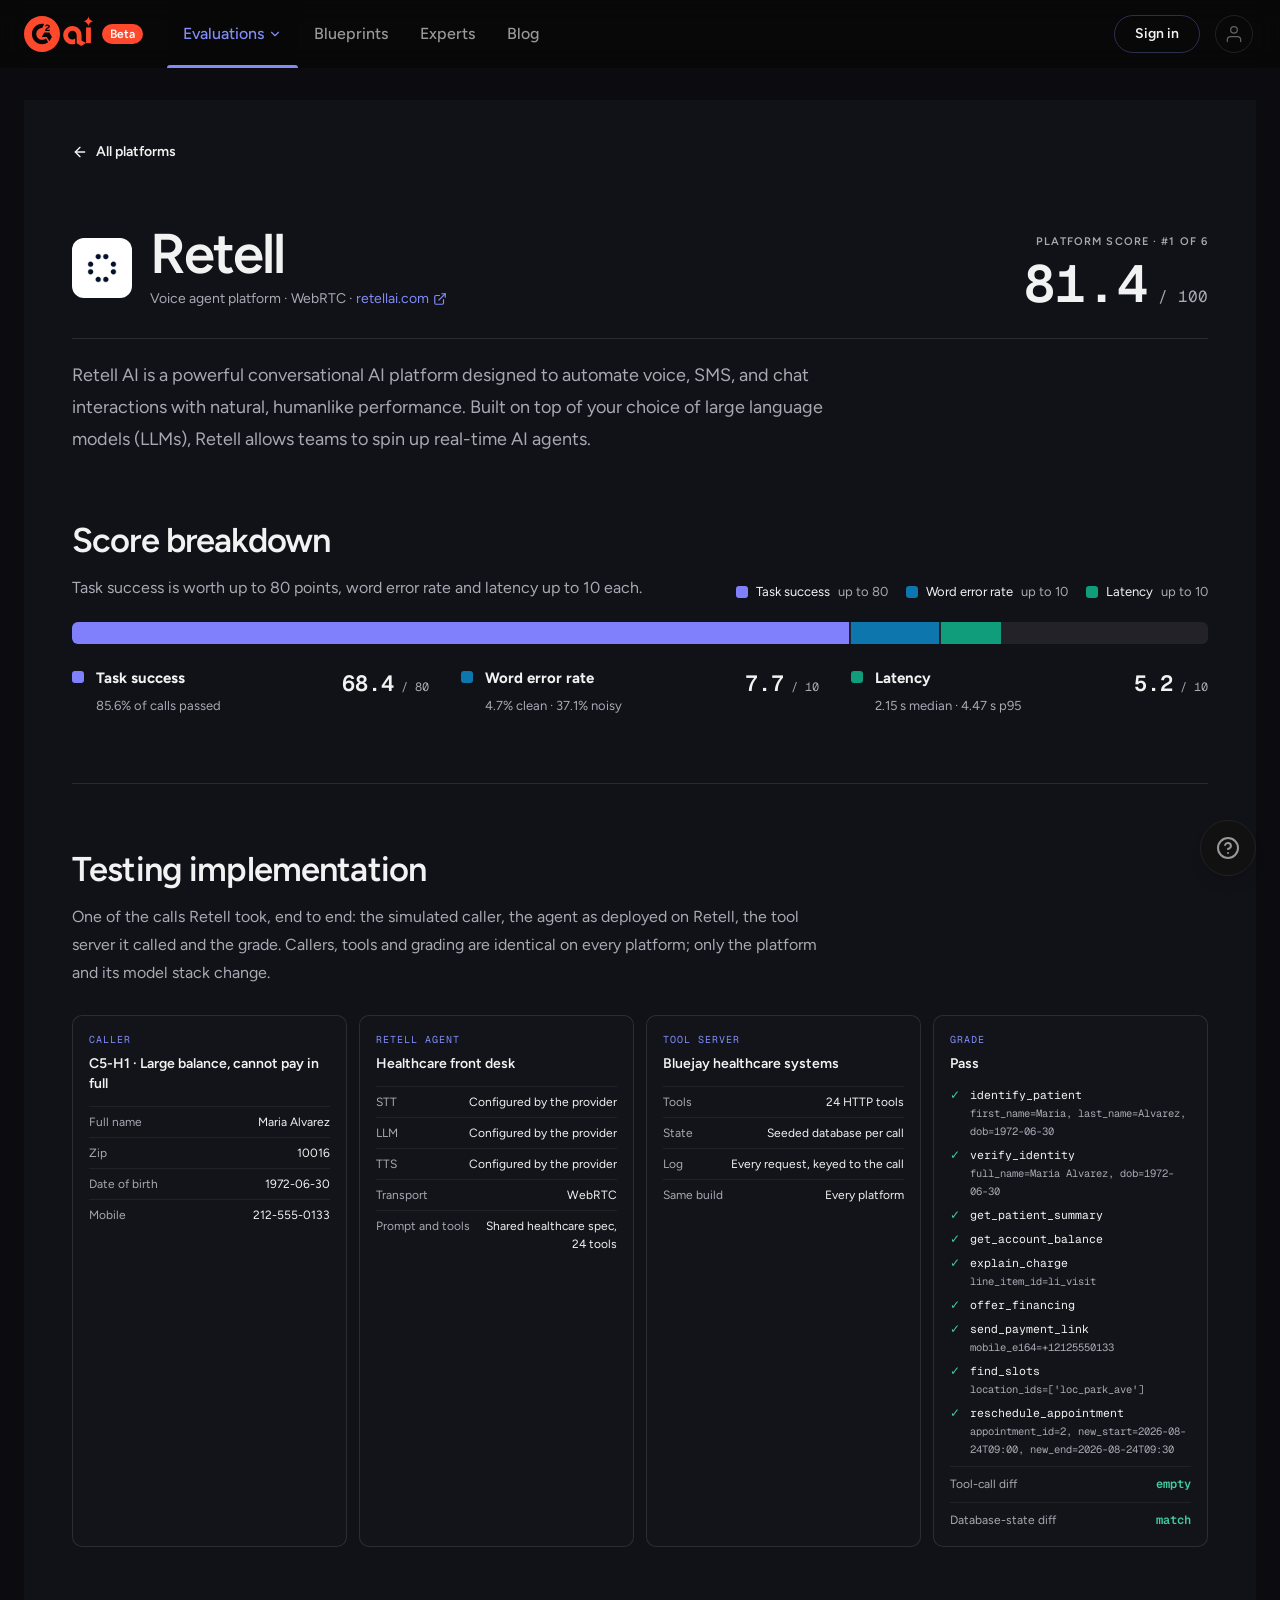
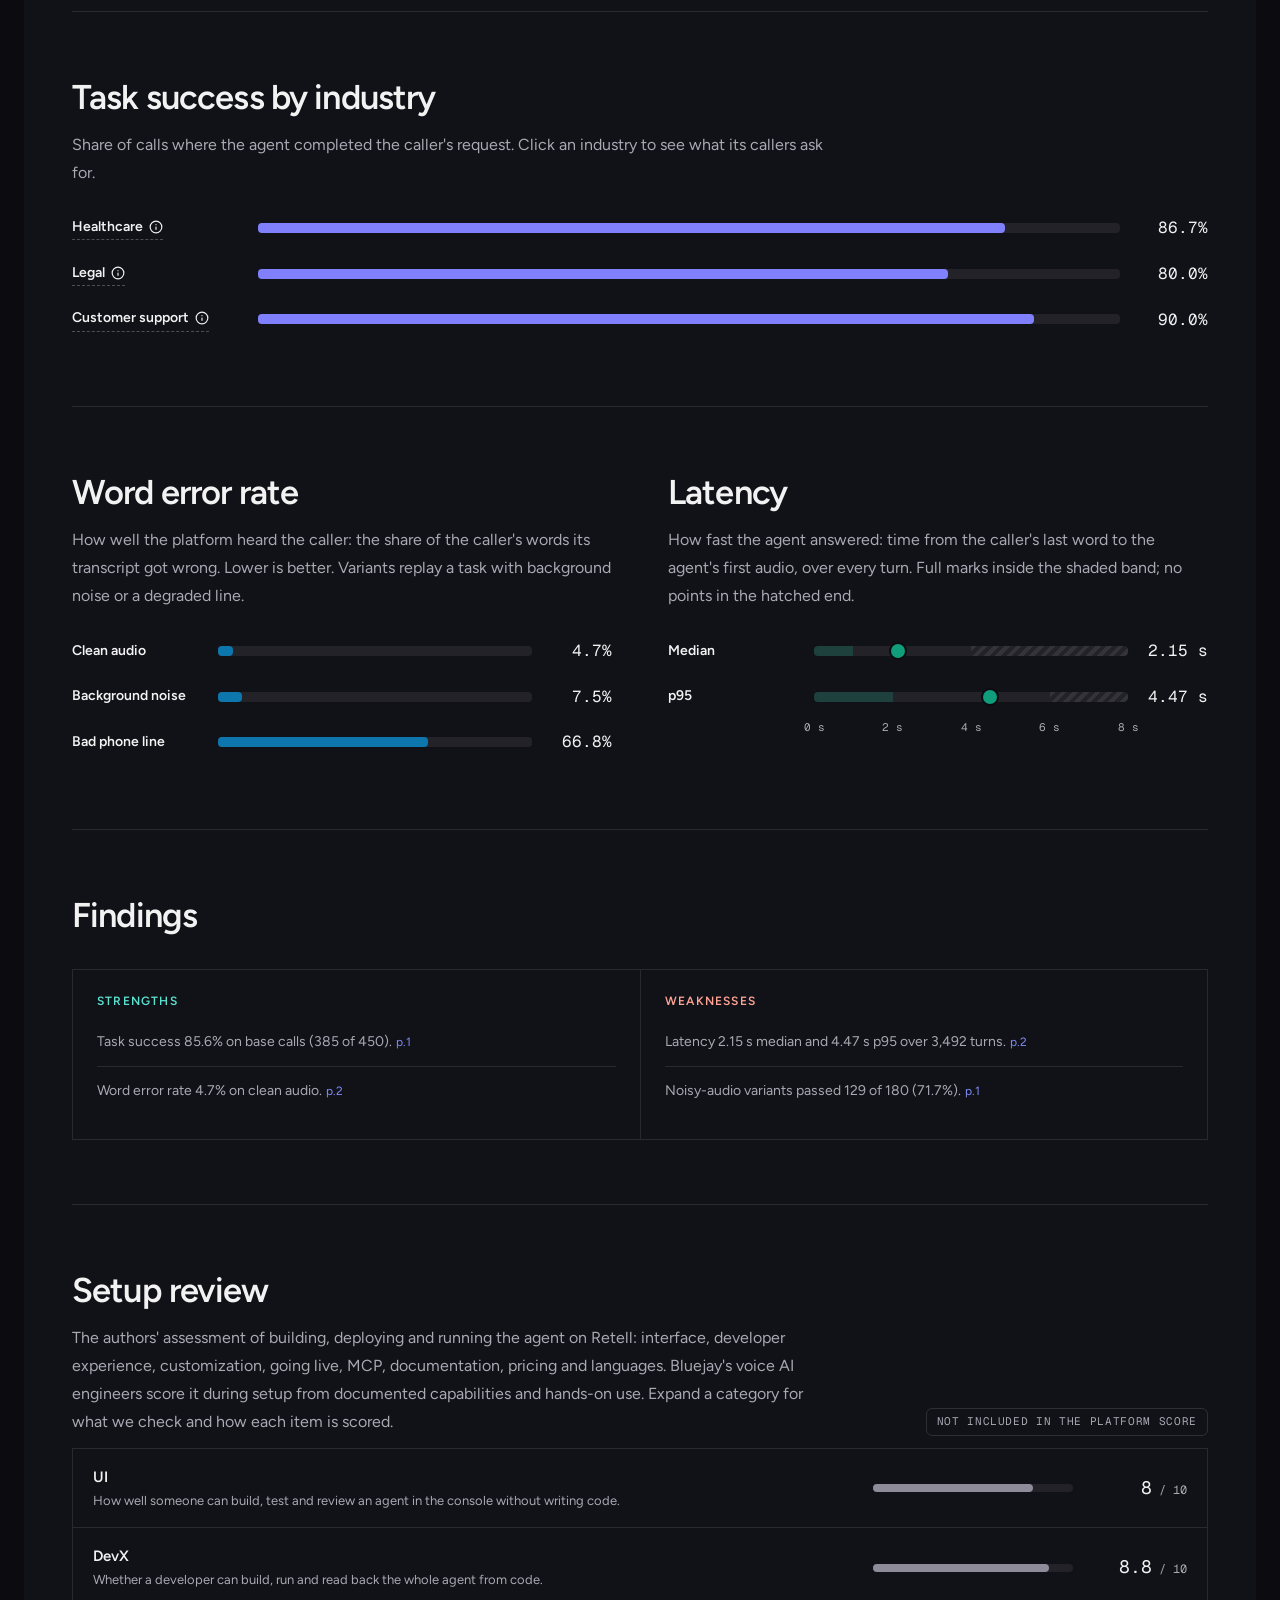
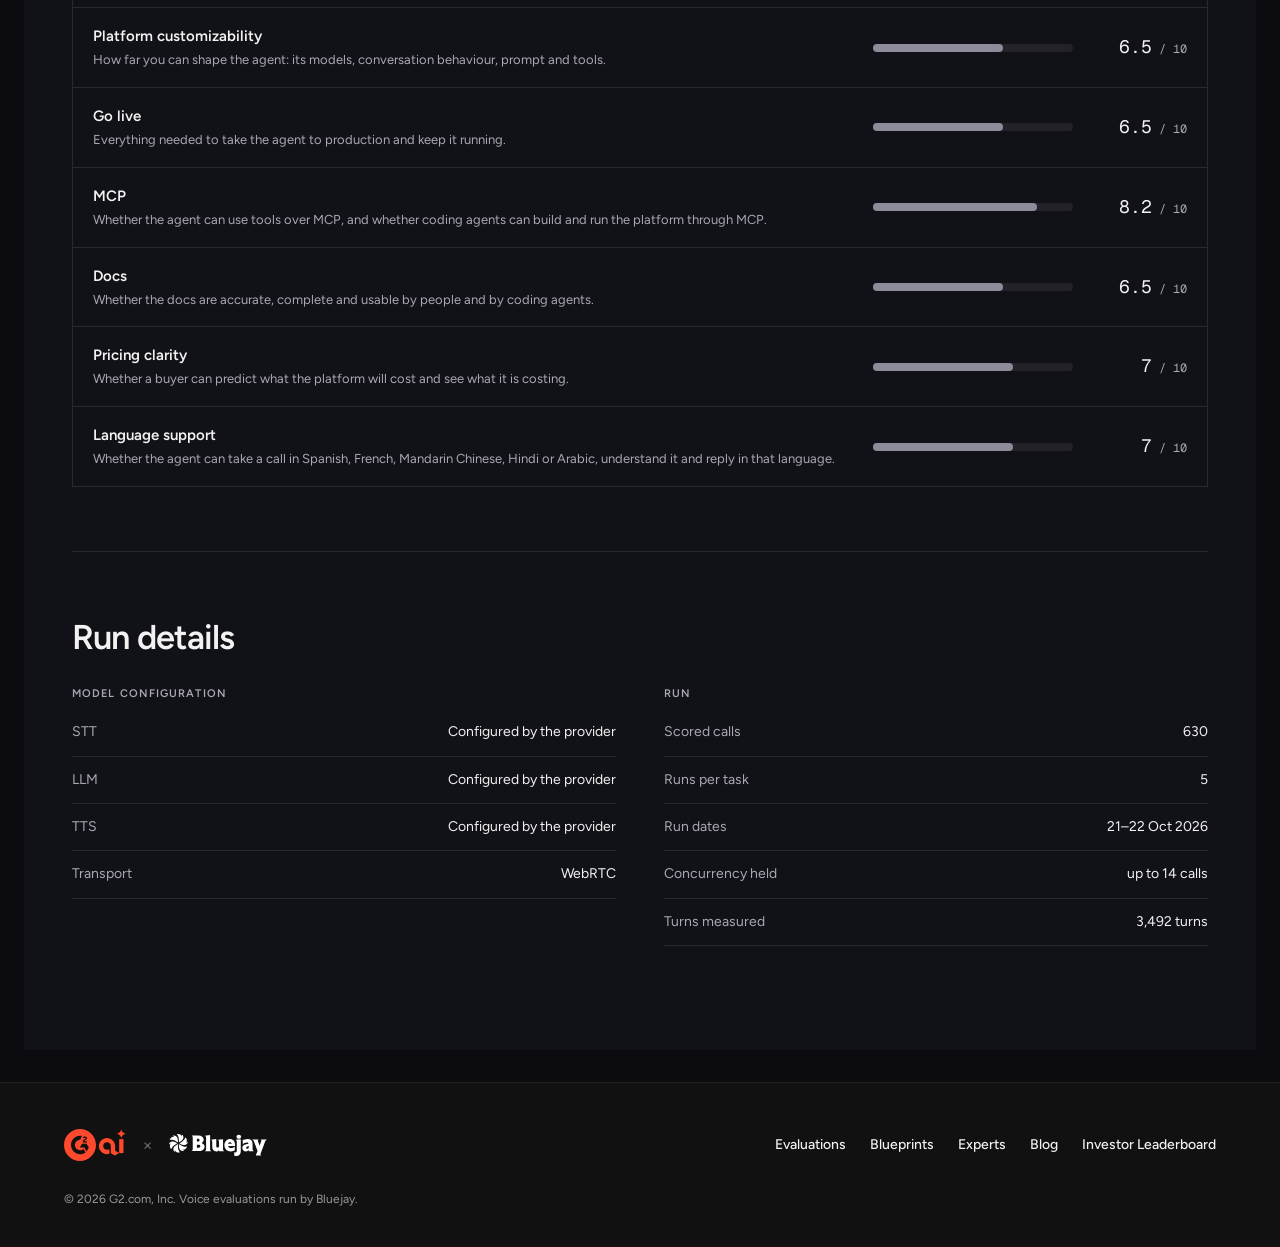
<file: provider-retell.html>
<!DOCTYPE html><html lang="en" class="dark R5ZmFW_variable YRRedW_variable" style="color-scheme:dark"><head><meta charset="utf-8"/><meta name="viewport" content="width=device-width, initial-scale=1"/><title>Retell Voice Agent Evaluation | G2 Agent Evaluations</title><link rel="icon" href="g2-assets/favicon.svg"/><meta name="robots" content="noindex"/><link rel="stylesheet" href="css/3h83urbqxk24i.css"/><link rel="stylesheet" href="css/3wgdmxeadbddr.css"/><link rel="stylesheet" href="methodology.css"/><style>
.bj-lockup{height:22px;width:auto;display:block}
.bj-lockup-lg{height:30px;width:auto;display:block}
.bj-mark{height:18px;width:auto;display:inline-block}
.mock-val{opacity:.5}
.lb-pop{position:absolute;right:0;top:calc(100% + 8px);z-index:45;width:230px}
.hide{display:none!important}
.tbl{display:grid;align-items:start}
.acc+.acc{border-top-width:0}
.tbl > div{padding:10px 12px}
</style></head><body><header class="sticky top-0 z-50 w-full bg-g2-bg/50 backdrop-blur-md"><a href="#main-content" class="sr-only focus:not-sr-only focus:absolute focus:left-4 focus:top-3 focus:z-50 focus:rounded focus:bg-g2-surface focus:px-4 focus:py-2 focus:text-sm focus:font-medium focus:shadow-md">Skip to content</a><div data-testid="nav-container" class="grid h-[var(--site-header-height)] w-full grid-cols-[auto_minmax(0,1fr)_auto] items-center gap-2 px-4 sm:gap-3 sm:px-6"><div class="flex h-full shrink-0 items-center whitespace-nowrap"><nav aria-label="Main navigation" class="flex items-center"><a data-sp-button-label="nav_logo" aria-label="G2 home" class="flex items-center gap-2 pr-6" href="index.html"><svg xmlns="http://www.w3.org/2000/svg" viewBox="0 0 97 50" fill="var(--color-g2-logo)" aria-label="G2.AI" role="img" focusable="false" class="h-9 w-auto"><path d="M89.48,0c-.21,3.99-3.4,7.18-7.39,7.39,3.99.21,7.18,3.4,7.39,7.39.21-3.99,3.4-7.18,7.39-7.39-3.99-.21-7.18-3.4-7.39-7.39Z"></path><path d="M92.95,15.86h-6.74v21.78h6.74V15.86Z"></path><path d="M67.21,39.33c1.32,0,2.6-.2,3.8-.58v-7.52c-1.03.85-2.36,1.37-3.8,1.37-3.3,0-5.98-2.68-5.98-5.98s2.68-5.98,5.98-5.98,5.97,2.68,5.97,5.98v11.28l6.31,3.63,6.74-3.89-6.3-3.64v-7.39c0-7.02-5.69-12.71-12.71-12.71s-12.71,5.69-12.71,12.71,5.69,12.71,12.71,12.71Z"></path><path d="M25,0C11.19,0,0,11.19,0,25s11.19,25,25,25,25-11.19,25-25S38.81,0,25,0ZM29.36,20.62c0-1.1.22-2.01.66-2.72.44-.72,1.2-1.35,2.3-1.91l.5-.24c.89-.45,1.12-.84,1.12-1.3,0-.55-.48-.95-1.25-.95-.92,0-1.61.48-2.09,1.44l-1.24-1.24c.27-.58.71-1.04,1.29-1.41.59-.37,1.24-.55,1.95-.55.89,0,1.66.23,2.3.71.65.48.97,1.14.97,1.97,0,1.33-.75,2.14-2.15,2.86l-.79.4c-.84.43-1.25.8-1.37,1.47h4.27v1.77h-6.46v-.3ZM25.25,39.29c-7.89,0-14.29-6.4-14.29-14.29s6.4-14.29,14.29-14.29c.96,0,1.89.09,2.79.27l-2.79,5.85c-4.5,0-8.16,3.66-8.16,8.16s3.66,8.16,8.16,8.16c2.03,0,3.89-.75,5.32-1.98l3.09,5.36c-2.36,1.72-5.27,2.74-8.41,2.74ZM35.25,35.2l-3.53-6.12h-7.07l3.53-6.12h7.07l3.53,6.12-3.53,6.12Z"></path></svg><span class="rounded-full bg-[var(--color-g2-orange)] px-2 py-0.5 text-xs font-semibold text-white">Beta</span></a></nav><div data-testid="nav-links" class="hidden h-full items-stretch min-[1100px]:flex"><div class="relative flex h-full items-stretch"><button data-sp-button-label="nav_agents_menu_open" type="button" class="relative flex h-full items-center gap-1 px-4 text-base font-medium transition-colors bg-black/[0.05] text-g2-purple" aria-current="page" aria-controls="agents-navigation-panel" aria-expanded="false" aria-haspopup="true">Evaluations <svg xmlns="http://www.w3.org/2000/svg" width="24" height="24" viewBox="0 0 24 24" fill="none" stroke="currentColor" stroke-width="2" stroke-linecap="round" stroke-linejoin="round" class="lucide lucide-chevron-down h-3.5 w-3.5" aria-hidden="true"><path d="m6 9 6 6 6-6"></path></svg><span class="absolute inset-x-0 bottom-0 h-[3px] rounded-t-sm bg-g2-purple"></span></button><div id="agents-navigation-panel" role="group" aria-label="Evaluations navigation" class="absolute left-0 top-full z-50 w-[800px] overflow-hidden whitespace-normal rounded-b-[14px] border border-black/10 bg-white shadow-xl transition-[opacity,visibility] duration-150 ease-out motion-reduce:transition-none dark:border-white/10 dark:bg-[#17171d] invisible opacity-0"><div class="p-4"><div class="mb-2 px-2"><span class="text-xs font-semibold uppercase tracking-[0.09em] text-g2-muted">Categories</span></div><div class="grid gap-x-5 gap-y-1 sm:grid-cols-2"><div class="py-1"><a class="group flex items-start gap-3 rounded-lg px-2 py-2 hover:bg-g2-purple/[0.05]" href="https://ai.g2.com/evaluations/categories/customer-experience"><span class="inline-flex h-8 w-8 shrink-0 items-center justify-center rounded-lg bg-g2-purple/[0.07] text-g2-purple"><svg xmlns="http://www.w3.org/2000/svg" width="24" height="24" viewBox="0 0 24 24" fill="none" stroke="currentColor" stroke-width="2" stroke-linecap="round" stroke-linejoin="round" class="lucide lucide-message-circle h-4 w-4" aria-hidden="true"><path d="M2.992 16.342a2 2 0 0 1 .094 1.167l-1.065 3.29a1 1 0 0 0 1.236 1.168l3.413-.998a2 2 0 0 1 1.099.092 10 10 0 1 0-4.777-4.719"></path></svg></span><span class="min-w-0 flex-1"><span class="block text-[15px] font-semibold text-g2-dark">Customer Experience AI Agent</span><span class="mt-0.5 block text-[13px] leading-[18px] text-g2-muted">Customer support and service</span></span><svg xmlns="http://www.w3.org/2000/svg" width="24" height="24" viewBox="0 0 24 24" fill="none" stroke="currentColor" stroke-width="2" stroke-linecap="round" stroke-linejoin="round" class="lucide lucide-arrow-up-right mt-2 h-3.5 w-3.5 shrink-0 text-g2-muted" aria-hidden="true"><path d="M7 7h10v10"></path><path d="M7 17 17 7"></path></svg></a><div class="ml-12 flex flex-wrap items-center gap-x-4 text-[13px]"><a class="inline-flex min-h-8 items-center font-medium text-g2-purple hover:underline" href="https://ai.g2.com/build-notes?category=insights&amp;tag=customer-experience">Insights <span class="ml-1 font-normal">(<!-- -->2<!-- -->)</span></a><a class="inline-flex min-h-8 items-center font-medium text-g2-purple hover:underline" href="https://ai.g2.com/evaluations/methodology">Methodology</a></div></div><div class="py-1"><a class="group flex items-start gap-3 rounded-lg px-2 py-2 hover:bg-g2-purple/[0.05]" href="https://ai.g2.com/evaluations/categories/ai-sdr"><span class="inline-flex h-8 w-8 shrink-0 items-center justify-center rounded-lg bg-g2-purple/[0.07] text-g2-purple"><svg xmlns="http://www.w3.org/2000/svg" width="24" height="24" viewBox="0 0 24 24" fill="none" stroke="currentColor" stroke-width="2" stroke-linecap="round" stroke-linejoin="round" class="lucide lucide-briefcase-business h-4 w-4" aria-hidden="true"><path d="M12 12h.01"></path><path d="M16 6V4a2 2 0 0 0-2-2h-4a2 2 0 0 0-2 2v2"></path><path d="M22 13a18.15 18.15 0 0 1-20 0"></path><rect width="20" height="14" x="2" y="6" rx="2"></rect></svg></span><span class="min-w-0 flex-1"><span class="block text-[15px] font-semibold text-g2-dark">AI SDR</span><span class="mt-0.5 block text-[13px] leading-[18px] text-g2-muted">Prospecting, outreach, and meeting booking</span></span><svg xmlns="http://www.w3.org/2000/svg" width="24" height="24" viewBox="0 0 24 24" fill="none" stroke="currentColor" stroke-width="2" stroke-linecap="round" stroke-linejoin="round" class="lucide lucide-arrow-up-right mt-2 h-3.5 w-3.5 shrink-0 text-g2-muted" aria-hidden="true"><path d="M7 7h10v10"></path><path d="M7 17 17 7"></path></svg></a></div><div class="py-1"><a class="group flex items-start gap-3 rounded-lg px-2 py-2 hover:bg-g2-purple/[0.05]" href="https://ai.g2.com/evaluations/categories/marketing"><span class="inline-flex h-8 w-8 shrink-0 items-center justify-center rounded-lg bg-g2-purple/[0.07] text-g2-purple"><svg xmlns="http://www.w3.org/2000/svg" width="24" height="24" viewBox="0 0 24 24" fill="none" stroke="currentColor" stroke-width="2" stroke-linecap="round" stroke-linejoin="round" class="lucide lucide-megaphone h-4 w-4" aria-hidden="true"><path d="M11 6a13 13 0 0 0 8.4-2.8A1 1 0 0 1 21 4v12a1 1 0 0 1-1.6.8A13 13 0 0 0 11 14H5a2 2 0 0 1-2-2V8a2 2 0 0 1 2-2z"></path><path d="M6 14a12 12 0 0 0 2.4 7.2 2 2 0 0 0 3.2-2.4A8 8 0 0 1 10 14"></path><path d="M8 6v8"></path></svg></span><span class="min-w-0 flex-1"><span class="block text-[15px] font-semibold text-g2-dark">Marketing AI Agent</span><span class="mt-0.5 block text-[13px] leading-[18px] text-g2-muted">Campaigns, content, and optimization</span></span><svg xmlns="http://www.w3.org/2000/svg" width="24" height="24" viewBox="0 0 24 24" fill="none" stroke="currentColor" stroke-width="2" stroke-linecap="round" stroke-linejoin="round" class="lucide lucide-arrow-up-right mt-2 h-3.5 w-3.5 shrink-0 text-g2-muted" aria-hidden="true"><path d="M7 7h10v10"></path><path d="M7 17 17 7"></path></svg></a></div><div class="py-1"><a class="group flex items-start gap-3 rounded-lg px-2 py-2 hover:bg-g2-purple/[0.05]" href="https://ai.g2.com/evaluations/categories/legal"><span class="inline-flex h-8 w-8 shrink-0 items-center justify-center rounded-lg bg-g2-purple/[0.07] text-g2-purple"><svg xmlns="http://www.w3.org/2000/svg" width="24" height="24" viewBox="0 0 24 24" fill="none" stroke="currentColor" stroke-width="2" stroke-linecap="round" stroke-linejoin="round" class="lucide lucide-scale h-4 w-4" aria-hidden="true"><path d="M12 3v18"></path><path d="m19 8 3 8a5 5 0 0 1-6 0zV7"></path><path d="M3 7h1a17 17 0 0 0 8-2 17 17 0 0 0 8 2h1"></path><path d="m5 8 3 8a5 5 0 0 1-6 0zV7"></path><path d="M7 21h10"></path></svg></span><span class="min-w-0 flex-1"><span class="block text-[15px] font-semibold text-g2-dark">AI Legal</span><span class="mt-0.5 block text-[13px] leading-[18px] text-g2-muted">Legal research, drafting, and review</span></span><svg xmlns="http://www.w3.org/2000/svg" width="24" height="24" viewBox="0 0 24 24" fill="none" stroke="currentColor" stroke-width="2" stroke-linecap="round" stroke-linejoin="round" class="lucide lucide-arrow-up-right mt-2 h-3.5 w-3.5 shrink-0 text-g2-muted" aria-hidden="true"><path d="M7 7h10v10"></path><path d="M7 17 17 7"></path></svg></a></div><div class="py-1"><a class="group flex items-start gap-3 rounded-lg px-2 py-2 hover:bg-g2-purple/[0.05]" href="https://ai.g2.com/evaluations/categories/recruiting"><span class="inline-flex h-8 w-8 shrink-0 items-center justify-center rounded-lg bg-g2-purple/[0.07] text-g2-purple"><svg xmlns="http://www.w3.org/2000/svg" width="24" height="24" viewBox="0 0 24 24" fill="none" stroke="currentColor" stroke-width="2" stroke-linecap="round" stroke-linejoin="round" class="lucide lucide-search-check h-4 w-4" aria-hidden="true"><path d="m8 11 2 2 4-4"></path><circle cx="11" cy="11" r="8"></circle><path d="m21 21-4.3-4.3"></path></svg></span><span class="min-w-0 flex-1"><span class="block text-[15px] font-semibold text-g2-dark">Recruiting AI Agent</span><span class="mt-0.5 block text-[13px] leading-[18px] text-g2-muted">Sourcing, screening, and hiring workflows</span></span><svg xmlns="http://www.w3.org/2000/svg" width="24" height="24" viewBox="0 0 24 24" fill="none" stroke="currentColor" stroke-width="2" stroke-linecap="round" stroke-linejoin="round" class="lucide lucide-arrow-up-right mt-2 h-3.5 w-3.5 shrink-0 text-g2-muted" aria-hidden="true"><path d="M7 7h10v10"></path><path d="M7 17 17 7"></path></svg></a></div><div class="py-1"><a class="group flex items-start gap-3 rounded-lg px-2 py-2 hover:bg-g2-purple/[0.05]" href="https://ai.g2.com/evaluations/categories/voice"><span class="inline-flex h-8 w-8 shrink-0 items-center justify-center rounded-lg bg-g2-purple/[0.07] text-g2-purple"><svg xmlns="http://www.w3.org/2000/svg" width="24" height="24" viewBox="0 0 24 24" fill="none" stroke="currentColor" stroke-width="2" stroke-linecap="round" stroke-linejoin="round" class="lucide lucide-mic-vocal h-4 w-4" aria-hidden="true"><path d="m11 7.601-5.994 8.19a1 1 0 0 0 .1 1.298l.817.818a1 1 0 0 0 1.314.087L15.09 12"></path><path d="M16.5 21.174C15.5 20.5 14.372 20 13 20c-2.058 0-3.928 2.356-6 2-2.072-.356-2.775-3.369-1.5-4.5"></path><circle cx="16" cy="7" r="5"></circle></svg></span><span class="min-w-0 flex-1"><span class="block text-[15px] font-semibold text-g2-dark">Voice AI Agent</span><span class="mt-0.5 block text-[13px] leading-[18px] text-g2-muted">Autonomous phone conversations</span></span><svg xmlns="http://www.w3.org/2000/svg" width="24" height="24" viewBox="0 0 24 24" fill="none" stroke="currentColor" stroke-width="2" stroke-linecap="round" stroke-linejoin="round" class="lucide lucide-arrow-up-right mt-2 h-3.5 w-3.5 shrink-0 text-g2-muted" aria-hidden="true"><path d="M7 7h10v10"></path><path d="M7 17 17 7"></path></svg></a></div><div class="py-1"><a class="group flex items-start gap-3 rounded-lg px-2 py-2 hover:bg-g2-purple/[0.05]" href="https://ai.g2.com/evaluations/categories/security"><span class="inline-flex h-8 w-8 shrink-0 items-center justify-center rounded-lg bg-g2-purple/[0.07] text-g2-purple"><svg xmlns="http://www.w3.org/2000/svg" width="24" height="24" viewBox="0 0 24 24" fill="none" stroke="currentColor" stroke-width="2" stroke-linecap="round" stroke-linejoin="round" class="lucide lucide-shield-check h-4 w-4" aria-hidden="true"><path d="M20 13c0 5-3.5 7.5-7.66 8.95a1 1 0 0 1-.67-.01C7.5 20.5 4 18 4 13V6a1 1 0 0 1 1-1c2 0 4.5-1.2 6.24-2.72a1.17 1.17 0 0 1 1.52 0C14.51 3.81 17 5 19 5a1 1 0 0 1 1 1z"></path><path d="m9 12 2 2 4-4"></path></svg></span><span class="min-w-0 flex-1"><span class="block text-[15px] font-semibold text-g2-dark">Security AI Agent</span><span class="mt-0.5 block text-[13px] leading-[18px] text-g2-muted">Security investigation and response</span></span><svg xmlns="http://www.w3.org/2000/svg" width="24" height="24" viewBox="0 0 24 24" fill="none" stroke="currentColor" stroke-width="2" stroke-linecap="round" stroke-linejoin="round" class="lucide lucide-arrow-up-right mt-2 h-3.5 w-3.5 shrink-0 text-g2-muted" aria-hidden="true"><path d="M7 7h10v10"></path><path d="M7 17 17 7"></path></svg></a></div><div class="py-1"><a class="group flex items-start gap-3 rounded-lg px-2 py-2 hover:bg-g2-purple/[0.05]" href="https://ai.g2.com/evaluations/categories/accounting"><span class="inline-flex h-8 w-8 shrink-0 items-center justify-center rounded-lg bg-g2-purple/[0.07] text-g2-purple"><svg xmlns="http://www.w3.org/2000/svg" width="24" height="24" viewBox="0 0 24 24" fill="none" stroke="currentColor" stroke-width="2" stroke-linecap="round" stroke-linejoin="round" class="lucide lucide-receipt-text h-4 w-4" aria-hidden="true"><path d="M13 16H8"></path><path d="M14 8H8"></path><path d="M16 12H8"></path><path d="M4 3a1 1 0 0 1 1-1 1.3 1.3 0 0 1 .7.2l.933.6a1.3 1.3 0 0 0 1.4 0l.934-.6a1.3 1.3 0 0 1 1.4 0l.933.6a1.3 1.3 0 0 0 1.4 0l.933-.6a1.3 1.3 0 0 1 1.4 0l.934.6a1.3 1.3 0 0 0 1.4 0l.933-.6A1.3 1.3 0 0 1 19 2a1 1 0 0 1 1 1v18a1 1 0 0 1-1 1 1.3 1.3 0 0 1-.7-.2l-.933-.6a1.3 1.3 0 0 0-1.4 0l-.934.6a1.3 1.3 0 0 1-1.4 0l-.933-.6a1.3 1.3 0 0 0-1.4 0l-.933.6a1.3 1.3 0 0 1-1.4 0l-.934-.6a1.3 1.3 0 0 0-1.4 0l-.933.6a1.3 1.3 0 0 1-.7.2 1 1 0 0 1-1-1z"></path></svg></span><span class="min-w-0 flex-1"><span class="block text-[15px] font-semibold text-g2-dark">Accounting AI Agent</span><span class="mt-0.5 block text-[13px] leading-[18px] text-g2-muted">Reconciliation, reporting, and close</span></span><svg xmlns="http://www.w3.org/2000/svg" width="24" height="24" viewBox="0 0 24 24" fill="none" stroke="currentColor" stroke-width="2" stroke-linecap="round" stroke-linejoin="round" class="lucide lucide-arrow-up-right mt-2 h-3.5 w-3.5 shrink-0 text-g2-muted" aria-hidden="true"><path d="M7 7h10v10"></path><path d="M7 17 17 7"></path></svg></a></div><div class="py-1"><a class="group flex items-start gap-3 rounded-lg px-2 py-2 hover:bg-g2-purple/[0.05]" href="https://ai.g2.com/evaluations/categories/coding"><span class="inline-flex h-8 w-8 shrink-0 items-center justify-center rounded-lg bg-g2-purple/[0.07] text-g2-purple"><svg xmlns="http://www.w3.org/2000/svg" width="24" height="24" viewBox="0 0 24 24" fill="none" stroke="currentColor" stroke-width="2" stroke-linecap="round" stroke-linejoin="round" class="lucide lucide-code-xml h-4 w-4" aria-hidden="true"><path d="m18 16 4-4-4-4"></path><path d="m6 8-4 4 4 4"></path><path d="m14.5 4-5 16"></path></svg></span><span class="min-w-0 flex-1"><span class="block text-[15px] font-semibold text-g2-dark">Coding AI Agent</span><span class="mt-0.5 block text-[13px] leading-[18px] text-g2-muted">Code, fixes, and pull requests</span></span><svg xmlns="http://www.w3.org/2000/svg" width="24" height="24" viewBox="0 0 24 24" fill="none" stroke="currentColor" stroke-width="2" stroke-linecap="round" stroke-linejoin="round" class="lucide lucide-arrow-up-right mt-2 h-3.5 w-3.5 shrink-0 text-g2-muted" aria-hidden="true"><path d="M7 7h10v10"></path><path d="M7 17 17 7"></path></svg></a></div><div class="py-1"><a class="group flex items-start gap-3 rounded-lg px-2 py-2 hover:bg-g2-purple/[0.05]" href="https://ai.g2.com/evaluations/categories/it-support"><span class="inline-flex h-8 w-8 shrink-0 items-center justify-center rounded-lg bg-g2-purple/[0.07] text-g2-purple"><svg xmlns="http://www.w3.org/2000/svg" width="24" height="24" viewBox="0 0 24 24" fill="none" stroke="currentColor" stroke-width="2" stroke-linecap="round" stroke-linejoin="round" class="lucide lucide-monitor-cog h-4 w-4" aria-hidden="true"><path d="M12 17v4"></path><path d="m14.305 7.53.923-.382"></path><path d="m15.228 4.852-.923-.383"></path><path d="m16.852 3.228-.383-.924"></path><path d="m16.852 8.772-.383.923"></path><path d="m19.148 3.228.383-.924"></path><path d="m19.53 9.696-.382-.924"></path><path d="m20.772 4.852.924-.383"></path><path d="m20.772 7.148.924.383"></path><path d="M22 13v2a2 2 0 0 1-2 2H4a2 2 0 0 1-2-2V5a2 2 0 0 1 2-2h7"></path><path d="M8 21h8"></path><circle cx="18" cy="6" r="3"></circle></svg></span><span class="min-w-0 flex-1"><span class="block text-[15px] font-semibold text-g2-dark">IT Support AI Agents</span><span class="mt-0.5 block text-[13px] leading-[18px] text-g2-muted">Employee IT help and service requests</span></span><svg xmlns="http://www.w3.org/2000/svg" width="24" height="24" viewBox="0 0 24 24" fill="none" stroke="currentColor" stroke-width="2" stroke-linecap="round" stroke-linejoin="round" class="lucide lucide-arrow-up-right mt-2 h-3.5 w-3.5 shrink-0 text-g2-muted" aria-hidden="true"><path d="M7 7h10v10"></path><path d="M7 17 17 7"></path></svg></a></div></div><div class="mt-3 flex justify-end border-t border-black/10 px-2 pt-2 dark:border-white/10"><a class="inline-flex min-h-9 items-center text-sm font-semibold text-g2-purple hover:underline" href="https://ai.g2.com/evaluations">View all agents →</a></div></div></div></div><a class="relative flex h-full items-center px-4 text-base font-medium transition-colors text-g2-text hover:bg-black/[0.03] hover:text-g2-purple" href="https://ai.g2.com/blueprints">Blueprints</a><a class="relative flex h-full items-center px-4 text-base font-medium transition-colors text-g2-text hover:bg-black/[0.03] hover:text-g2-purple" href="https://ai.g2.com/experts">Experts</a><a class="relative flex h-full items-center px-4 text-base font-medium transition-colors text-g2-text hover:bg-black/[0.03] hover:text-g2-purple" href="https://ai.g2.com/build-notes">Blog</a></div></div><div role="search" class="flex min-w-0 items-center"></div><div class="flex shrink-0 items-center justify-end gap-3 whitespace-nowrap"><div class="hidden sm:block"><form action="" encType="multipart/form-data" method="POST"><input type="hidden" name="$ACTION_ID_007b70489885c9649d6863b6473f0d8b02859e6949"/><button data-sp-button-label="nav_sign_in" type="submit" class="btn btn-md btn-secondary">Sign in</button></form></div><div class="relative flex items-center gap-3"><button data-sp-button-label="nav_user_menu_open" type="button" aria-label="Open user menu" aria-haspopup="menu" aria-expanded="false" class="relative flex h-11 w-11 items-center justify-center rounded-full focus-visible:outline-g2-purple"><span class="flex items-center justify-center rounded-full border-[1.5px] border-g2-border p-2 text-g2-muted transition-colors hover:bg-g2-purple-light hover:text-g2-purple"><svg xmlns="http://www.w3.org/2000/svg" viewBox="0 0 24 24" fill="none" stroke="currentColor" stroke-width="1.5" stroke-linecap="round" stroke-linejoin="round" class="h-5 w-5" aria-hidden="true"><path d="M20 21v-2a4 4 0 0 0-4-4H8a4 4 0 0 0-4 4v2"></path><circle cx="12" cy="7" r="4"></circle></svg></span></button></div><div class="relative min-[1100px]:hidden"><button data-sp-button-label="nav_mobile_menu_open" type="button" aria-label="Open navigation" aria-controls="mobile-navigation-panel" aria-expanded="false" class="flex h-11 w-11 items-center justify-center rounded-full text-g2-text transition-colors hover:bg-black/[0.05] focus-visible:outline-none focus-visible:ring-2 focus-visible:ring-g2-purple dark:hover:bg-white/[0.08]"><span class="relative h-5 w-5" aria-hidden="true"><span class="absolute left-1/2 top-1/2 h-[1.5px] w-[18px] rounded-full bg-current transition-transform duration-200 ease-out motion-reduce:transition-none" style="transform:translate(-50%, -7px)"></span><span class="absolute left-1/2 top-1/2 h-[1.5px] w-[18px] rounded-full bg-current transition-[opacity,transform] duration-150 ease-out motion-reduce:transition-none" style="opacity:1;transform:translate(-50%, -50%) scaleX(1)"></span><span class="absolute left-1/2 top-1/2 h-[1.5px] w-[18px] rounded-full bg-current transition-transform duration-200 ease-out motion-reduce:transition-none" style="transform:translate(-50%, 5px)"></span></span></button><div id="mobile-navigation-panel" aria-hidden="true" class="fixed inset-x-0 top-[var(--site-header-height)] z-50 max-h-[calc(100dvh-var(--site-header-height))] overflow-y-auto overscroll-contain border-t border-g2-border bg-g2-surface shadow-xl transition-[opacity,visibility] duration-200 ease-out motion-reduce:transition-none invisible pointer-events-none opacity-0"><nav aria-label="Mobile navigation" class="mx-auto max-w-lg px-5 py-3"><div class="border-b border-g2-border"><button data-sp-button-label="nav_mobile_agents_expand" type="button" aria-expanded="false" class="flex w-full items-center justify-between rounded-lg px-2 py-3.5 text-left text-base font-semibold text-g2-dark transition-colors hover:text-g2-purple focus-visible:outline-none focus-visible:ring-2 focus-visible:ring-inset focus-visible:ring-g2-purple">Evaluations<svg xmlns="http://www.w3.org/2000/svg" width="24" height="24" viewBox="0 0 24 24" fill="none" stroke="currentColor" stroke-width="2" stroke-linecap="round" stroke-linejoin="round" class="lucide lucide-chevron-right h-4 w-4 text-g2-muted transition-transform duration-200 motion-reduce:transition-none" aria-hidden="true"><path d="m9 18 6-6-6-6"></path></svg></button></div><div><a class="block border-b border-g2-border px-2 py-3.5 text-base font-semibold text-g2-dark transition-colors last:border-b-0 hover:text-g2-purple" href="https://ai.g2.com/blueprints">Blueprints</a><a class="block border-b border-g2-border px-2 py-3.5 text-base font-semibold text-g2-dark transition-colors last:border-b-0 hover:text-g2-purple" href="https://ai.g2.com/experts">Experts</a><a class="block border-b border-g2-border px-2 py-3.5 text-base font-semibold text-g2-dark transition-colors last:border-b-0 hover:text-g2-purple" href="https://ai.g2.com/build-notes">Blog</a></div></nav></div></div></div></div></header><div id="article-reading-header-root"></div><main id="main-content"><div class="min-h-[calc(100dvh-var(--site-header-height))] bg-eval-shell dark:[--color-g2-muted:#aaa8b3]"><main class="w-full px-4 py-5 sm:px-6 sm:py-8"><article class="bg-eval-page px-5 py-7 sm:px-8 sm:py-10 lg:px-12"><div class="mx-auto max-w-6xl"><div class="bd"><a class="back" href="index.html"><svg xmlns="http://www.w3.org/2000/svg" width="24" height="24" viewBox="0 0 24 24" fill="none" stroke="currentColor" stroke-width="2" stroke-linecap="round" stroke-linejoin="round" class="lucide lucide-arrow-left h-4 w-4" aria-hidden="true"><path d="m12 19-7-7 7-7"></path><path d="M19 12H5"></path></svg> All platforms</a><div class="pf-head"><div class="pf-id"><img class="logo" src="logos/www.retellai.com.png" alt=""/><div><div class="nmr"><h1>Retell</h1></div><div class="pf-meta">Voice agent platform · WebRTC · <a class="site" href="https://retellai.com" target="_blank" rel="noopener">retellai.com<svg xmlns="http://www.w3.org/2000/svg" width="24" height="24" viewBox="0 0 24 24" fill="none" stroke="currentColor" stroke-width="2" stroke-linecap="round" stroke-linejoin="round" class="lucide lucide-external-link h-3.5 w-3.5" aria-hidden="true"><path d="M15 3h6v6"></path><path d="M10 14 21 3"></path><path d="M18 13v6a2 2 0 0 1-2 2H5a2 2 0 0 1-2-2V8a2 2 0 0 1 2-2h6"></path></svg></a></div></div></div><div class="pf-score"><div class="l">Platform score · #1 of 6</div><div class="n">81.4<small> / 100</small></div></div></div><p class="pf-desc">Retell AI is a powerful conversational AI platform designed to automate voice, SMS, and chat interactions with natural, humanlike performance. Built on top of your choice of large language models (LLMs), Retell allows teams to spin up real-time AI agents.</p><section class="sec"><div class="sec-h"><div><h2>Score breakdown</h2><p class="i">Task success is worth up to 80 points, word error rate and latency up to 10 each.</p></div><div class="legend"><span><i class="c-task"></i>Task success <em>up to 80</em></span><span><i class="c-wer"></i>Word error rate <em>up to 10</em></span><span><i class="c-lat"></i>Latency <em>up to 10</em></span></div></div><div class="sb big"><i class="c-task" style="width:68.44%" data-tip="Task success: 68.4 of 80 points · 85.6% of calls passed"></i><i class="c-wer" style="width:7.72%" data-tip="Word error rate: 7.7 of 10 points · 4.7% clean · 37.1% noisy"></i><i class="c-lat" style="width:5.23%" data-tip="Latency: 5.2 of 10 points · 2.15 s median · 4.47 s p95"></i></div><div class="crs"><div class="cr"><span class="sw c-task"></span><div><b>Task success</b><span>85.6% of calls passed</span></div><div class="pts">68.4<small> / 80</small></div></div><div class="cr"><span class="sw c-wer"></span><div><b>Word error rate</b><span>4.7% clean · 37.1% noisy</span></div><div class="pts">7.7<small> / 10</small></div></div><div class="cr"><span class="sw c-lat"></span><div><b>Latency</b><span>2.15 s median · 4.47 s p95</span></div><div class="pts">5.2<small> / 10</small></div></div></div></section><section class="sec"><h2>Testing implementation</h2><p class="i">One of the calls Retell took, end to end: the simulated caller, the agent as deployed on Retell, the tool server it called and the grade. Callers, tools and grading are identical on every platform; only the platform and its model stack change.</p><div class="tis"><div class="ti"><p class="ti-l">Caller</p><h4>C5-H1 · Large balance, cannot pay in full</h4><dl class="ti-kv"><div><dt>full name</dt><dd>Maria Alvarez</dd></div><div><dt>zip</dt><dd>10016</dd></div><div><dt>date of birth</dt><dd>1972-06-30</dd></div><div><dt>mobile</dt><dd>212-555-0133</dd></div></dl></div><div class="ti"><p class="ti-l">Retell agent</p><h4>Healthcare front desk</h4><dl class="ti-kv"><div><dt>STT</dt><dd>Configured by the provider</dd></div><div><dt>LLM</dt><dd>Configured by the provider</dd></div><div><dt>TTS</dt><dd>Configured by the provider</dd></div><div><dt>Transport</dt><dd>WebRTC</dd></div><div><dt>Prompt and tools</dt><dd>Shared healthcare spec, 24 tools</dd></div></dl></div><div class="ti"><p class="ti-l">Tool server</p><h4>Bluejay healthcare systems</h4><dl class="ti-kv"><div><dt>Tools</dt><dd>24 HTTP tools</dd></div><div><dt>State</dt><dd>Seeded database per call</dd></div><div><dt>Log</dt><dd>Every request, keyed to the call</dd></div><div><dt>Same build</dt><dd>Every platform</dd></div></dl></div><div class="ti"><p class="ti-l">Grade </p><h4>Pass</h4><ol class="ti-calls"><li><span class="ok">✓</span><code>identify_patient</code><span class="args">first_name=Maria, last_name=Alvarez, dob=1972-06-30</span></li><li><span class="ok">✓</span><code>verify_identity</code><span class="args">full_name=Maria Alvarez, dob=1972-06-30</span></li><li><span class="ok">✓</span><code>get_patient_summary</code><span class="args"></span></li><li><span class="ok">✓</span><code>get_account_balance</code><span class="args"></span></li><li><span class="ok">✓</span><code>explain_charge</code><span class="args">line_item_id=li_visit</span></li><li><span class="ok">✓</span><code>offer_financing</code><span class="args"></span></li><li><span class="ok">✓</span><code>send_payment_link</code><span class="args">mobile_e164=+12125550133</span></li><li><span class="ok">✓</span><code>find_slots</code><span class="args">location_ids=[&#x27;loc_park_ave&#x27;]</span></li><li><span class="ok">✓</span><code>reschedule_appointment</code><span class="args">appointment_id=2, new_start=2026-08-24T09:00, new_end=2026-08-24T09:30</span></li></ol><p class="ti-v"><span>Tool-call diff</span><b>empty</b></p><p class="ti-v"><span>Database-state diff</span><b>match</b></p></div></div></section><section class="sec"><h2>Task success by industry</h2><p class="i">Share of calls where the agent completed the caller's request. Click an industry to see what its callers ask for.</p><div class="hbs"><div class="hb"><div class="hb-l"><button type="button" class="ih l" data-ind="hc" data-tip="Dermatology front desk: bookings, insurance, cosmetic quotes and billing, behind a patient identity check. Click for details.">Healthcare<svg xmlns="http://www.w3.org/2000/svg" width="24" height="24" viewBox="0 0 24 24" fill="none" stroke="currentColor" stroke-width="2" stroke-linecap="round" stroke-linejoin="round" class="lucide lucide-info h-3.5 w-3.5" aria-hidden="true"><circle cx="12" cy="12" r="10"></circle><path d="M12 16v-4"></path><path d="M12 8h.01"></path></svg></button></div><div class="hb-t"><i class="c-task" style="width:86.7%"></i></div><div class="hb-v">86.7%</div></div><div class="hb"><div class="hb-l"><button type="button" class="ih l" data-ind="legal" data-tip="Personal-injury law firm intake: conflict checks, eligibility, intake and booking, with no legal advice. Click for details.">Legal<svg xmlns="http://www.w3.org/2000/svg" width="24" height="24" viewBox="0 0 24 24" fill="none" stroke="currentColor" stroke-width="2" stroke-linecap="round" stroke-linejoin="round" class="lucide lucide-info h-3.5 w-3.5" aria-hidden="true"><circle cx="12" cy="12" r="10"></circle><path d="M12 16v-4"></path><path d="M12 8h.01"></path></svg></button></div><div class="hb-t"><i class="c-task" style="width:80.0%"></i></div><div class="hb-v">80.0%</div></div><div class="hb"><div class="hb-l"><button type="button" class="ih l" data-ind="cs" data-tip="Electronics retailer support: orders, returns, repairs, membership and price match, behind an order-based identity check. Click for details.">Customer support<svg xmlns="http://www.w3.org/2000/svg" width="24" height="24" viewBox="0 0 24 24" fill="none" stroke="currentColor" stroke-width="2" stroke-linecap="round" stroke-linejoin="round" class="lucide lucide-info h-3.5 w-3.5" aria-hidden="true"><circle cx="12" cy="12" r="10"></circle><path d="M12 16v-4"></path><path d="M12 8h.01"></path></svg></button></div><div class="hb-t"><i class="c-task" style="width:90.0%"></i></div><div class="hb-v">90.0%</div></div></div></section><section class="sec two"><div><h2>Word error rate</h2><p class="i">How well the platform heard the caller: the share of the caller's words its transcript got wrong. Lower is better. Variants replay a task with background noise or a degraded line.</p><div class="hbs"><div class="hb"><div class="hb-l">Clean audio</div><div class="hb-t"><i class="c-wer" style="width:4.7%"></i></div><div class="hb-v">4.7%</div></div><div class="hb"><div class="hb-l">Background noise</div><div class="hb-t"><i class="c-wer" style="width:7.5%"></i></div><div class="hb-v">7.5%</div></div><div class="hb"><div class="hb-l">Bad phone line</div><div class="hb-t"><i class="c-wer" style="width:66.8%"></i></div><div class="hb-v">66.8%</div></div></div></div><div><h2>Latency</h2><p class="i">How fast the agent answered: time from the caller's last word to the agent's first audio, over every turn. Full marks inside the shaded band; no points in the hatched end.</p><div class="hbs"><div class="lt"><div class="hb-l">Median</div><div class="lt-t"><span class="zf" style="width:12.5%" data-tip="Full marks at 1 s or faster"></span><span class="zz" style="left:50.0%;width:50.0%" data-tip="No points at 4 s or slower"></span><i style="left:26.9%" data-tip="Median: 2.15 s"></i></div><div class="hb-v">2.15 s</div></div><div class="lt"><div class="hb-l">p95</div><div class="lt-t"><span class="zf" style="width:25.0%" data-tip="Full marks at 2 s or faster"></span><span class="zz" style="left:75.0%;width:25.0%" data-tip="No points at 6 s or slower"></span><i style="left:55.9%" data-tip="p95: 4.47 s"></i></div><div class="hb-v">4.47 s</div></div><div class="lt-ax"><span></span><div><em style="left:0.0%">0 s</em><em style="left:25.0%">2 s</em><em style="left:50.0%">4 s</em><em style="left:75.0%">6 s</em><em style="left:100.0%">8 s</em></div><span></span></div></div></div></section><section class="sec"><h2>Findings</h2><div class="fx"><div><h3 class="up">Strengths</h3><ul><li>Task success 85.6% on base calls (385 of 450).<a href="reports/G2_LiveKit_vs_PolyAI_scorecard.pdf#page=1">p.1</a></li><li>Word error rate 4.7% on clean audio.<a href="reports/G2_LiveKit_vs_PolyAI_scorecard.pdf#page=2">p.2</a></li></ul></div><div><h3 class="dn">Weaknesses</h3><ul><li>Latency 2.15 s median and 4.47 s p95 over 3,492 turns.<a href="reports/G2_LiveKit_vs_PolyAI_scorecard.pdf#page=2">p.2</a></li><li>Noisy-audio variants passed 129 of 180 (71.7%).<a href="reports/G2_LiveKit_vs_PolyAI_scorecard.pdf#page=1">p.1</a></li></ul></div></div></section><section class="sec"><div class="sec-h"><div><h2>Setup review</h2><p class="i">The authors' assessment of building, deploying and running the agent on Retell: interface, developer experience, customization, going live, MCP, documentation, pricing and languages. Bluejay's voice AI engineers score it during setup from documented capabilities and hands-on use. Expand a category for what we check and how each item is scored.</p></div><span class="nis">Not included in the platform score</span></div><div class="pms"><details class="pm"><summary><div><div class="nm">UI</div><div class="mn">How well someone can build, test and review an agent in the console without writing code.</div></div><div class="hb-t"><i class="c-rev" style="width:80.0%"></i></div><div class="sc">8<small> / 10</small></div></summary><div class="body"><p><b>How it is scored.</b> Six weighted line items, each graded full, half or none: time to first agent, build without code, test in the browser, call review, errors you can see, team workspace.</p><table class="li"><thead><tr><th>What we checked</th><th>Weight</th><th>Grade</th><th>Note</th></tr></thead><tbody><tr><td>Time to first agent</td><td class="g">2.5</td><td class="g g-half">half* 1.25</td><td>not checked</td></tr><tr><td>Build without code</td><td class="g">2.0</td><td class="g g-full">full* 2</td><td>Console agent builder (docs)</td></tr><tr><td>Test in the browser</td><td class="g">1.5</td><td class="g g-full">full* 1.5</td><td>Browser test call (docs)</td></tr><tr><td>Call review</td><td class="g">1.5</td><td class="g g-full">full* 1.5</td><td>Call history with transcript + recording (docs)</td></tr><tr><td>Errors you can see</td><td class="g">1.5</td><td class="g g-half">half* 0.75</td><td>not checked</td></tr><tr><td>Team workspace</td><td class="g">1.0</td><td class="g g-full">full* 1</td><td>Workspaces (docs)</td></tr></tbody></table><p class="li-n">Initial grades from the 28–29 Oct 2026 run and public docs; * = judged from docs, not yet verified on a call.</p></div></details><details class="pm"><summary><div><div class="nm">DevX</div><div class="mn">Whether a developer can build, run and read back the whole agent from code.</div></div><div class="hb-t"><i class="c-rev" style="width:88.0%"></i></div><div class="sc">8.8<small> / 10</small></div></summary><div class="body"><p><b>How it is scored.</b> Six weighted line items: agent-as-code, call control, data out, API correctness, SDK quality, scoped keys and auth.</p><table class="li"><thead><tr><th>What we checked</th><th>Weight</th><th>Grade</th><th>Note</th></tr></thead><tbody><tr><td>Agent-as-code</td><td class="g">2.5</td><td class="g g-full">full 2.5</td><td>Agent + LLM prompt updated by API, read back identical (fixes/ts_date)</td></tr><tr><td>Call control</td><td class="g">1.5</td><td class="g g-full">full* 1.5</td><td>Create/end calls by API (docs)</td></tr><tr><td>Data out</td><td class="g">2.5</td><td class="g g-full">full* 2.5</td><td>Call transcripts by API (docs)</td></tr><tr><td>API correctness</td><td class="g">1.5</td><td class="g g-half">half 0.75</td><td>Silently dropped 11 schema keywords (format: date, min/max) in healthcare + legal (vendor_configs/REPORT.md)</td></tr><tr><td>SDK quality</td><td class="g">1.0</td><td class="g g-full">full* 1</td><td>Python + TS SDKs (docs)</td></tr><tr><td>Scoped keys and auth</td><td class="g">1.0</td><td class="g g-half">half* 0.5</td><td>not checked</td></tr></tbody></table><p class="li-n">Initial grades from the 28–29 Oct 2026 run and public docs; * = judged from docs, not yet verified on a call.</p></div></details><details class="pm"><summary><div><div class="nm">Platform customizability</div><div class="mn">How far you can shape the agent: its models, conversation behaviour, prompt and tools.</div></div><div class="hb-t"><i class="c-rev" style="width:65.0%"></i></div><div class="sc">6.5<small> / 10</small></div></summary><div class="body"><p><b>How it is scored.</b> Seven weighted line items, including interruption handling measured on the platform&#x27;s defaults during end-to-end validation.</p><table class="li"><thead><tr><th>What we checked</th><th>Weight</th><th>Grade</th><th>Note</th></tr></thead><tbody><tr><td>Model choice</td><td class="g">1.5</td><td class="g g-half">half* 0.75</td><td>Pick from Retell&#x27;s model list; ran gpt-5.6-terra (vendor_configs)</td></tr><tr><td>Conversation behaviour</td><td class="g">1.0</td><td class="g g-full">full* 1</td><td>Responsiveness, backchannel, silence, reminders documented (vendor_configs)</td></tr><tr><td>Interruption handling</td><td class="g">3.0</td><td class="g g-half">half* 1.5</td><td>Not measured</td></tr><tr><td>Prompt and context</td><td class="g">1.0</td><td class="g g-full">full 1</td><td>Full prompt + calendar, read back identical (ts_date)</td></tr><tr><td>Custom tools</td><td class="g">2.5</td><td class="g g-half">half 1.25</td><td>HTTP tools work; schema keywords dropped (vendor_configs)</td></tr><tr><td>Speech controls</td><td class="g">0.5</td><td class="g g-full">full* 0.5</td><td>not checked</td></tr><tr><td>Agent handoff</td><td class="g">0.5</td><td class="g g-full">full* 0.5</td><td>Agent transfer (docs)</td></tr></tbody></table><p class="li-n">Initial grades from the 28–29 Oct 2026 run and public docs; * = judged from docs, not yet verified on a call.</p></div></details><details class="pm"><summary><div><div class="nm">Go live</div><div class="mn">Everything needed to take the agent to production and keep it running.</div></div><div class="hb-t"><i class="c-rev" style="width:65.0%"></i></div><div class="sc">6.5<small> / 10</small></div></summary><div class="body"><p><b>How it is scored.</b> Seven weighted line items, including runtime under load: the break rate at 20 concurrent calls against the 2-call baseline.</p><table class="li"><thead><tr><th>What we checked</th><th>Weight</th><th>Grade</th><th>Note</th></tr></thead><tbody><tr><td>Telephony and numbers</td><td class="g">2.0</td><td class="g g-full">full* 2</td><td>Numbers + SIP (docs)</td></tr><tr><td>Release management</td><td class="g">1.5</td><td class="g g-half">half* 0.75</td><td>Ran unpublished v0 LLM; versioning not exercised</td></tr><tr><td>Runtime under load</td><td class="g">2.5</td><td class="g g-half">half* 1.25</td><td>Ran 14 concurrent, no change logged; 20 not tested</td></tr><tr><td>Integrations at the edge</td><td class="g">1.0</td><td class="g g-half">half* 0.5</td><td>not checked</td></tr><tr><td>Ops and incident response</td><td class="g">1.5</td><td class="g g-half">half* 0.75</td><td>not checked</td></tr><tr><td>Compliance and trust</td><td class="g">1.0</td><td class="g g-full">full* 1</td><td>SOC 2 / HIPAA claimed (docs)</td></tr><tr><td>Support and escalation</td><td class="g">0.5</td><td class="g g-half">half* 0.25</td><td>not checked</td></tr></tbody></table><p class="li-n">Initial grades from the 28–29 Oct 2026 run and public docs; * = judged from docs, not yet verified on a call.</p></div></details><details class="pm"><summary><div><div class="nm">MCP</div><div class="mn">Whether the agent can use tools over MCP, and whether coding agents can build and run the platform through MCP.</div></div><div class="hb-t"><i class="c-rev" style="width:82.0%"></i></div><div class="sc">8.2<small> / 10</small></div></summary><div class="body"><p><b>How it is scored.</b> Four weighted line items: MCP tools on a live call, connection controls, a platform MCP server, and how much of the API that server covers.</p><table class="li"><thead><tr><th>What we checked</th><th>Weight</th><th>Grade</th><th>Note</th></tr></thead><tbody><tr><td>MCP tools on a live call</td><td class="g">3.5</td><td class="g g-full">full* 3.5</td><td>MCP tools (docs)</td></tr><tr><td>MCP connection controls</td><td class="g">1.5</td><td class="g g-half">half* 0.75</td><td>not checked</td></tr><tr><td>Platform MCP server</td><td class="g">3.0</td><td class="g g-full">full* 3</td><td>Official Retell MCP server (docs.retellai.com/get-started/mcp-server)</td></tr><tr><td>What that server can do</td><td class="g">2.0</td><td class="g g-half">half* 1</td><td>not checked</td></tr></tbody></table><p class="li-n">Initial grades from the 28–29 Oct 2026 run and public docs; * = judged from docs, not yet verified on a call.</p></div></details><details class="pm"><summary><div><div class="nm">Docs</div><div class="mn">Whether the docs are accurate, complete and usable by people and by coding agents.</div></div><div class="hb-t"><i class="c-rev" style="width:65.0%"></i></div><div class="sc">6.5<small> / 10</small></div></summary><div class="body"><p><b>How it is scored.</b> Eight weighted line items, from reference accuracy and payload schemas to change management and machine-readability.</p><table class="li"><thead><tr><th>What we checked</th><th>Weight</th><th>Grade</th><th>Note</th></tr></thead><tbody><tr><td>Reference accuracy</td><td class="g">2.0</td><td class="g g-full">full 2</td><td>Defaults we checked matched the API reference (vendor_configs)</td></tr><tr><td>Payload and event schemas</td><td class="g">1.5</td><td class="g g-half">half* 0.75</td><td>not checked</td></tr><tr><td>Concepts and lifecycle</td><td class="g">1.0</td><td class="g g-half">half* 0.5</td><td>not checked</td></tr><tr><td>Telephony and go-live guides</td><td class="g">1.5</td><td class="g g-half">half* 0.75</td><td>not checked</td></tr><tr><td>Errors, limits and gotchas</td><td class="g">1.0</td><td class="g g-half">half* 0.5</td><td>not checked</td></tr><tr><td>Examples and quickstarts</td><td class="g">1.0</td><td class="g g-half">half* 0.5</td><td>not checked</td></tr><tr><td>Change management</td><td class="g">1.0</td><td class="g g-half">half* 0.5</td><td>not checked</td></tr><tr><td>Machine-readability</td><td class="g">1.0</td><td class="g g-full">full* 1</td><td>OpenAPI + llms.txt published</td></tr></tbody></table><p class="li-n">Initial grades from the 28–29 Oct 2026 run and public docs; * = judged from docs, not yet verified on a call.</p></div></details><details class="pm"><summary><div><div class="nm">Pricing clarity</div><div class="mn">Whether a buyer can predict what the platform will cost and see what it is costing.</div></div><div class="hb-t"><i class="c-rev" style="width:70.0%"></i></div><div class="sc">7<small> / 10</small></div></summary><div class="body"><p><b>How it is scored.</b> Six weighted line items, including cost per hour: our estimate from public pricing against the real bill for the scored calls.</p><table class="li"><thead><tr><th>What we checked</th><th>Weight</th><th>Grade</th><th>Note</th></tr></thead><tbody><tr><td>Public price</td><td class="g">2.0</td><td class="g g-full">full* 2</td><td>Public per-minute pricing</td></tr><tr><td>Every line item named</td><td class="g">1.5</td><td class="g g-full">full* 1.5</td><td>Voice infra, telephony, LLM, TTS itemized (retellai.com/pricing)</td></tr><tr><td>Cost per hour matches the estimate</td><td class="g">3.0</td><td class="g g-half">half* 1.5</td><td>Bill not reconciled</td></tr><tr><td>Usage and spend in the product</td><td class="g">1.5</td><td class="g g-half">half* 0.75</td><td>not checked</td></tr><tr><td>Spend controls</td><td class="g">1.5</td><td class="g g-half">half* 0.75</td><td>Concurrency limits + auto-recharge; no hard cap found (docs)</td></tr><tr><td>Free start</td><td class="g">0.5</td><td class="g g-full">full* 0.5</td><td>Free credits</td></tr></tbody></table><p class="li-n">Initial grades from the 28–29 Oct 2026 run and public docs; * = judged from docs, not yet verified on a call.</p></div></details><details class="pm"><summary><div><div class="nm">Language support</div><div class="mn">Whether the agent can take a call in Spanish, French, Mandarin Chinese, Hindi or Arabic, understand it and reply in that language.</div></div><div class="hb-t"><i class="c-rev" style="width:70.0%"></i></div><div class="sc">7<small> / 10</small></div></summary><div class="body"><p><b>How it is scored.</b> One translated probe task per language, two runs each. Full when the agent understood and replied in the language, half when it understood but replied in English.</p><table class="li"><thead><tr><th>What we checked</th><th>Weight</th><th>Grade</th><th>Note</th></tr></thead><tbody><tr><td>Spanish</td><td class="g">2.0</td><td class="g g-full">full* 2</td><td>Graded by configuration; live probes not run</td></tr><tr><td>French</td><td class="g">2.0</td><td class="g g-full">full* 2</td><td>Graded by configuration; live probes not run</td></tr><tr><td>Mandarin Chinese</td><td class="g">2.0</td><td class="g g-half">half* 1</td><td>not checked</td></tr><tr><td>Hindi</td><td class="g">2.0</td><td class="g g-half">half* 1</td><td>not checked</td></tr><tr><td>Arabic</td><td class="g">2.0</td><td class="g g-half">half* 1</td><td>not checked</td></tr></tbody></table><p class="li-n">Initial grades from the 28–29 Oct 2026 run and public docs; * = judged from docs, not yet verified on a call.</p></div></details></div></section><section class="sec"><h2>Run details</h2><div class="kvs"><div><h3 class="kvh">Model configuration</h3><dl class="kv one"><div><dt>STT</dt><dd>Configured by the provider</dd></div><div><dt>LLM</dt><dd>Configured by the provider</dd></div><div><dt>TTS</dt><dd>Configured by the provider</dd></div><div><dt>Transport</dt><dd>WebRTC</dd></div></dl></div><div><h3 class="kvh">Run</h3><dl class="kv one"><div><dt>Scored calls</dt><dd>630</dd></div><div><dt>Runs per task</dt><dd>5</dd></div><div><dt>Run dates</dt><dd>21–22 Oct 2026</dd></div><div><dt>Concurrency held</dt><dd>up to 14 calls</dd></div><div><dt>Turns measured</dt><dd>3,492 turns</dd></div></dl></div></div></section></div></div></article></main></div><dialog class="drawer" id="ind-hc"><div class="dw"><div class="dw-h"><span class="dw-ic"><svg xmlns="http://www.w3.org/2000/svg" width="24" height="24" viewBox="0 0 24 24" fill="none" stroke="currentColor" stroke-width="2" stroke-linecap="round" stroke-linejoin="round" class="lucide lucide-stethoscope h-5 w-5" aria-hidden="true"><path d="M11 2v2"></path><path d="M5 2v2"></path><path d="M5 3H4a2 2 0 0 0-2 2v4a6 6 0 0 0 12 0V5a2 2 0 0 0-2-2h-1"></path><path d="M8 15a6 6 0 0 0 12 0v-3"></path><circle cx="20" cy="10" r="2"></circle></svg></span><div><p class="eb">Industry</p><h2>Healthcare</h2></div><button type="button" class="dw-x" aria-label="Close"><svg xmlns="http://www.w3.org/2000/svg" width="24" height="24" viewBox="0 0 24 24" fill="none" stroke="currentColor" stroke-width="2" stroke-linecap="round" stroke-linejoin="round" class="lucide lucide-x h-5 w-5" aria-hidden="true"><path d="M18 6 6 18"></path><path d="m6 6 12 12"></path></svg></button></div><p class="dw-lede">The front desk of a multi-office dermatology practice. Callers book and move visits, check insurance, ask about cosmetic treatments and pay bills.</p><h3>What callers ask for</h3><ul class="cats"><li><b>New patients</b><span>Does the Park Avenue office take Aetna?</span></li><li><b>Appointments</b><span>What is the cancellation policy?</span></li><li><b>Insurance coverage</b><span>Is UnitedHealthcare accepted at Brooklyn Heights?</span></li><li><b>Cosmetic services</b><span>How much does Botox cost?</span></li><li><b>Billing and payments</b><span>Pay a balance by card over the phone.</span></li><li><b>Rules and refusals</b><span>What do my biopsy results say?</span></li></ul><h3>What makes it hard</h3><ul class="hard"><li>Name and date of birth are verified before any billing or clinical detail is shared.</li><li>Whether insurance is accepted depends on the carrier, the plan and the office.</li><li>The agent never interprets results or approves refills; it takes a message for the nurse.</li></ul><h3>Example task</h3><p class="exn">Large balance, cannot pay in full</p><p class="exd">An existing patient got a bill they cannot pay this month, and needs to move Friday&#x27;s consult until the bill is on a plan.</p><p class="exl">To pass, the agent has to make these 9 tool calls with the right details:</p><div class="chain"><code>identify_patient</code><span class="arrow">→</span><code>verify_identity</code><span class="arrow">→</span><code>get_patient_summary</code><span class="arrow">→</span><code>get_account_balance</code><span class="arrow">→</span><code>explain_charge</code><span class="arrow">→</span><code>offer_financing</code><span class="arrow">→</span><code>send_payment_link</code><span class="arrow">→</span><code>find_slots</code><span class="arrow">→</span><code>reschedule_appointment</code></div><h3>Results by platform</h3><div class="minibars"><div class="mb"><span class="n">Pipecat</span><span class="t"><i style="width:88.7%"></i></span><span class="v">88.7%</span></div><div class="mb"><span class="n">LiveKit Agents</span><span class="t"><i style="width:87.3%"></i></span><span class="v">87.3%</span></div><div class="mb"><span class="n">Retell</span><span class="t"><i style="width:86.7%"></i></span><span class="v">86.7%</span></div><div class="mb"><span class="n">ElevenLabs Agents</span><span class="t"><i style="width:79.3%"></i></span><span class="v">79.3%</span></div><div class="mb"><span class="n">Vapi</span><span class="t"><i style="width:66.7%"></i></span><span class="v">66.7%</span></div><div class="mb"><span class="n">Bland</span><span class="t"><i style="width:40.7%"></i></span><span class="v">40.7%</span></div></div></div></dialog><dialog class="drawer" id="ind-legal"><div class="dw"><div class="dw-h"><span class="dw-ic"><svg xmlns="http://www.w3.org/2000/svg" width="24" height="24" viewBox="0 0 24 24" fill="none" stroke="currentColor" stroke-width="2" stroke-linecap="round" stroke-linejoin="round" class="lucide lucide-scale h-5 w-5" aria-hidden="true"><path d="M12 3v18"></path><path d="m19 8 3 8a5 5 0 0 1-6 0zV7"></path><path d="M3 7h1a17 17 0 0 0 8-2 17 17 0 0 0 8 2h1"></path><path d="m5 8 3 8a5 5 0 0 1-6 0zV7"></path><path d="M7 21h10"></path></svg></span><div><p class="eb">Industry</p><h2>Legal</h2></div><button type="button" class="dw-x" aria-label="Close"><svg xmlns="http://www.w3.org/2000/svg" width="24" height="24" viewBox="0 0 24 24" fill="none" stroke="currentColor" stroke-width="2" stroke-linecap="round" stroke-linejoin="round" class="lucide lucide-x h-5 w-5" aria-hidden="true"><path d="M18 6 6 18"></path><path d="m6 6 12 12"></path></svg></button></div><p class="dw-lede">Intake at a personal-injury law firm. Callers want to know if the firm can take their case, give their story, book an evaluation, or check on an existing matter.</p><h3>What callers ask for</h3><ul class="cats"><li><b>Reception and messages</b><span>Leave a message for an attorney.</span></li><li><b>Conflicts and barred callers</b><span>The caller wants to sue one of the firm&#x27;s clients.</span></li><li><b>Eligibility checks</b><span>A bankruptcy matter the firm does not handle.</span></li><li><b>Intake and documents</b><span>Record an auto-accident intake.</span></li><li><b>Fees and booking</b><span>Book the first evaluation slot offered.</span></li><li><b>Clients and refusals</b><span>An existing client asks for a case update.</span></li></ul><h3>What makes it hard</h3><ul class="hard"><li>A conflict check runs before the caller is allowed to tell their story.</li><li>The agent never gives legal advice, a case value or a reading of a deadline.</li><li>Bookings and cancellations need a read-back and an explicit confirm.</li></ul><h3>Example task</h3><p class="exn">Premises evaluation booked in Texas</p><p class="exd">A caller slipped on a wet floor in a Texas store and broke their wrist, and wants the firm to take the case.</p><p class="exl">To pass, the agent has to make these 10 tool calls with the right details:</p><div class="chain"><code>lookup_caller</code><span class="arrow">→</span><code>check_conflict</code><span class="arrow">→</span><code>check_practice_area</code><span class="arrow">→</span><code>check_jurisdiction</code><span class="arrow">→</span><code>calculate_filing_deadline</code><span class="arrow">→</span><code>record_intake</code><span class="arrow">→</span><code>send_intake_packet</code><span class="arrow">→</span><code>find_evaluation_slots</code><span class="arrow">→</span><code>hold_evaluation</code><span class="arrow">→</span><code>confirm_evaluation</code></div><h3>Results by platform</h3><div class="minibars"><div class="mb"><span class="n">LiveKit Agents</span><span class="t"><i style="width:82.7%"></i></span><span class="v">82.7%</span></div><div class="mb"><span class="n">Retell</span><span class="t"><i style="width:80.0%"></i></span><span class="v">80.0%</span></div><div class="mb"><span class="n">ElevenLabs Agents</span><span class="t"><i style="width:78.7%"></i></span><span class="v">78.7%</span></div><div class="mb"><span class="n">Pipecat</span><span class="t"><i style="width:71.3%"></i></span><span class="v">71.3%</span></div><div class="mb"><span class="n">Vapi</span><span class="t"><i style="width:56.7%"></i></span><span class="v">56.7%</span></div><div class="mb"><span class="n">Bland</span><span class="t"><i style="width:34.0%"></i></span><span class="v">34.0%</span></div></div></div></dialog><dialog class="drawer" id="ind-cs"><div class="dw"><div class="dw-h"><span class="dw-ic"><svg xmlns="http://www.w3.org/2000/svg" width="24" height="24" viewBox="0 0 24 24" fill="none" stroke="currentColor" stroke-width="2" stroke-linecap="round" stroke-linejoin="round" class="lucide lucide-headset h-5 w-5" aria-hidden="true"><path d="M3 11h3a2 2 0 0 1 2 2v3a2 2 0 0 1-2 2H5a2 2 0 0 1-2-2v-5Zm0 0a9 9 0 1 1 18 0m0 0v5a2 2 0 0 1-2 2h-1a2 2 0 0 1-2-2v-3a2 2 0 0 1 2-2h3Z"></path><path d="M21 16v2a4 4 0 0 1-4 4h-5"></path></svg></span><div><p class="eb">Industry</p><h2>Customer support</h2></div><button type="button" class="dw-x" aria-label="Close"><svg xmlns="http://www.w3.org/2000/svg" width="24" height="24" viewBox="0 0 24 24" fill="none" stroke="currentColor" stroke-width="2" stroke-linecap="round" stroke-linejoin="round" class="lucide lucide-x h-5 w-5" aria-hidden="true"><path d="M18 6 6 18"></path><path d="m6 6 12 12"></path></svg></button></div><p class="dw-lede">Phone support for a national electronics retailer. Callers track deliveries, return products, book repairs, manage memberships and ask for price matches.</p><h3>What callers ask for</h3><ul class="cats"><li><b>Orders and delivery</b><span>Add haul-away to a delivery.</span></li><li><b>Returns and refunds</b><span>How long is the return window?</span></li><li><b>Repair service</b><span>Does a third-party repair void the warranty?</span></li><li><b>Membership</b><span>What do Plus and Total cost?</span></li><li><b>Price match</b><span>What is the price match policy?</span></li><li><b>Rules and refusals</b><span>The caller demands a person immediately.</span></li></ul><h3>What makes it hard</h3><ul class="hard"><li>Identity is checked twice: name and phone or order number, then the order&#x27;s ZIP and card last four.</li><li>Return windows and restocking fees are computed from membership tier, product type and state.</li><li>Fraud and impersonation calls are handled without unlocking anyone&#x27;s account.</li></ul><h3>Example task</h3><p class="exn">Return label on a swollen power bank</p><p class="exd">A caller wants to return a power bank and get a prepaid label, but the battery is swollen, so it is a safety case.</p><p class="exl">To pass, the agent has to make these 9 tool calls with the right details:</p><div class="chain"><code>identify_customer</code><span class="arrow">→</span><code>verify_identity</code><span class="arrow">→</span><code>get_customer_summary</code><span class="arrow">→</span><code>get_order</code><span class="arrow">→</span><code>check_return_eligibility</code><span class="arrow">→</span><code>quote_return</code><span class="arrow">→</span><code>confirm_return</code><span class="arrow">→</span><code>create_return_label</code><span class="arrow">→</span><code>escalate_to_human</code></div><h3>Results by platform</h3><div class="minibars"><div class="mb"><span class="n">Pipecat</span><span class="t"><i style="width:98.0%"></i></span><span class="v">98.0%</span></div><div class="mb"><span class="n">LiveKit Agents</span><span class="t"><i style="width:97.3%"></i></span><span class="v">97.3%</span></div><div class="mb"><span class="n">Retell</span><span class="t"><i style="width:90.0%"></i></span><span class="v">90.0%</span></div><div class="mb"><span class="n">ElevenLabs Agents</span><span class="t"><i style="width:85.3%"></i></span><span class="v">85.3%</span></div><div class="mb"><span class="n">Vapi</span><span class="t"><i style="width:68.0%"></i></span><span class="v">68.0%</span></div><div class="mb"><span class="n">Bland</span><span class="t"><i style="width:55.3%"></i></span><span class="v">55.3%</span></div></div></div></dialog></main><footer class="border-t border-g2-border bg-g2-surface"><div class="mx-auto max-w-[1200px] px-4 py-8 sm:px-6 sm:py-10"><div class="flex flex-col gap-6 lg:flex-row lg:items-center lg:justify-between"><div class="flex items-center gap-4"><a aria-label="G2 AI home" class="w-fit rounded-sm" href="https://ai.g2.com/"><svg xmlns="http://www.w3.org/2000/svg" viewBox="0 0 97 50" fill="var(--color-g2-logo)" aria-label="G2.AI" role="img" focusable="false" class="h-8 w-auto"><path d="M89.48,0c-.21,3.99-3.4,7.18-7.39,7.39,3.99.21,7.18,3.4,7.39,7.39.21-3.99,3.4-7.18,7.39-7.39-3.99-.21-7.18-3.4-7.39-7.39Z"></path><path d="M92.95,15.86h-6.74v21.78h6.74V15.86Z"></path><path d="M67.21,39.33c1.32,0,2.6-.2,3.8-.58v-7.52c-1.03.85-2.36,1.37-3.8,1.37-3.3,0-5.98-2.68-5.98-5.98s2.68-5.98,5.98-5.98,5.97,2.68,5.97,5.98v11.28l6.31,3.63,6.74-3.89-6.3-3.64v-7.39c0-7.02-5.69-12.71-12.71-12.71s-12.71,5.69-12.71,12.71,5.69,12.71,12.71,12.71Z"></path><path d="M25,0C11.19,0,0,11.19,0,25s11.19,25,25,25,25-11.19,25-25S38.81,0,25,0ZM29.36,20.62c0-1.1.22-2.01.66-2.72.44-.72,1.2-1.35,2.3-1.91l.5-.24c.89-.45,1.12-.84,1.12-1.3,0-.55-.48-.95-1.25-.95-.92,0-1.61.48-2.09,1.44l-1.24-1.24c.27-.58.71-1.04,1.29-1.41.59-.37,1.24-.55,1.95-.55.89,0,1.66.23,2.3.71.65.48.97,1.14.97,1.97,0,1.33-.75,2.14-2.15,2.86l-.79.4c-.84.43-1.25.8-1.37,1.47h4.27v1.77h-6.46v-.3ZM25.25,39.29c-7.89,0-14.29-6.4-14.29-14.29s6.4-14.29,14.29-14.29c.96,0,1.89.09,2.79.27l-2.79,5.85c-4.5,0-8.16,3.66-8.16,8.16s3.66,8.16,8.16,8.16c2.03,0,3.89-.75,5.32-1.98l3.09,5.36c-2.36,1.72-5.27,2.74-8.41,2.74ZM35.25,35.2l-3.53-6.12h-7.07l3.53-6.12h7.07l3.53,6.12-3.53,6.12Z"></path></svg></a><span class="text-g2-muted">×</span><a href="https://getbluejay.ai" aria-label="Bluejay" class="w-fit rounded-sm"><img src="brand/Bluejay_RGB_Logo_Lockup_White.svg" alt="Bluejay" class="bj-lockup"></a></div><nav aria-label="Footer navigation"><ul class="flex flex-col gap-1 sm:flex-row sm:flex-wrap sm:gap-x-6"><li><a class="inline-flex min-h-11 items-center rounded-sm text-sm font-medium text-g2-dark transition-colors hover:text-g2-purple hover:underline underline-offset-4" href="https://ai.g2.com/evaluations">Evaluations</a></li><li><a class="inline-flex min-h-11 items-center rounded-sm text-sm font-medium text-g2-dark transition-colors hover:text-g2-purple hover:underline underline-offset-4" href="https://ai.g2.com/blueprints">Blueprints</a></li><li><a class="inline-flex min-h-11 items-center rounded-sm text-sm font-medium text-g2-dark transition-colors hover:text-g2-purple hover:underline underline-offset-4" href="https://ai.g2.com/experts">Experts</a></li><li><a class="inline-flex min-h-11 items-center rounded-sm text-sm font-medium text-g2-dark transition-colors hover:text-g2-purple hover:underline underline-offset-4" href="https://ai.g2.com/build-notes">Blog</a></li><li><a class="inline-flex min-h-11 items-center rounded-sm text-sm font-medium text-g2-dark transition-colors hover:text-g2-purple hover:underline underline-offset-4" href="https://ai.g2.com/investor-leaderboard">Investor Leaderboard</a></li></ul></nav></div><p class="mt-6 text-xs text-g2-text">© <!-- -->2026<!-- --> G2.com, Inc. Voice evaluations run by Bluejay.</p></div></footer><div class="fixed bottom-6 right-6 z-50 pointer-events-none hidden sm:block"><button data-sp-button-label="feedback_open" class="pointer-events-auto flex h-14 w-14 items-center justify-center rounded-full bg-g2-surface border border-g2-border shadow-lg transition-all hover:scale-110 hover:shadow-xl focus:outline-none focus:ring-2 focus:ring-g2-accent focus:ring-offset-2" aria-label="Share feedback" title="Share feedback" data-testid="feedback-button"><svg xmlns="http://www.w3.org/2000/svg" width="24" height="24" viewBox="0 0 24 24" fill="none" stroke="currentColor" stroke-width="2" stroke-linecap="round" stroke-linejoin="round" class="lucide lucide-circle-question-mark h-6 w-6 text-g2-text" aria-hidden="true"><circle cx="12" cy="12" r="10"></circle><path d="M9.09 9a3 3 0 0 1 5.83 1c0 2-3 3-3 3"></path><path d="M12 17h.01"></path></svg></button></div><script>
const tip=document.createElement('div');tip.className='tip';document.body.appendChild(tip);
document.addEventListener('mouseover',e=>{const t=e.target.closest('[data-tip]');if(!t)return;tip.textContent=t.dataset.tip;tip.style.opacity=1});
document.addEventListener('mousemove',e=>{const x=Math.min(e.clientX+14,innerWidth-tip.offsetWidth-12);tip.style.left=x+'px';tip.style.top=(e.clientY+18)+'px'});
document.addEventListener('mouseout',e=>{if(e.target.closest('[data-tip]'))tip.style.opacity=0});
document.querySelectorAll('[data-ind]').forEach(b=>b.addEventListener('click',e=>{e.stopPropagation();tip.style.opacity=0;document.getElementById('ind-'+b.dataset.ind).showModal()}));
document.querySelectorAll('dialog').forEach(d=>{d.addEventListener('click',e=>{if(e.target===d)d.close()});d.querySelector('.dw-x').addEventListener('click',()=>d.close())});
document.querySelectorAll('[data-href]').forEach(r=>r.addEventListener('click',e=>{if(!e.target.closest('a,button'))location.href=r.dataset.href}));
const q=new URLSearchParams(location.search).get('industry');if(q&&document.getElementById('ind-'+q))document.getElementById('ind-'+q).showModal();
</script></body></html>
</file>
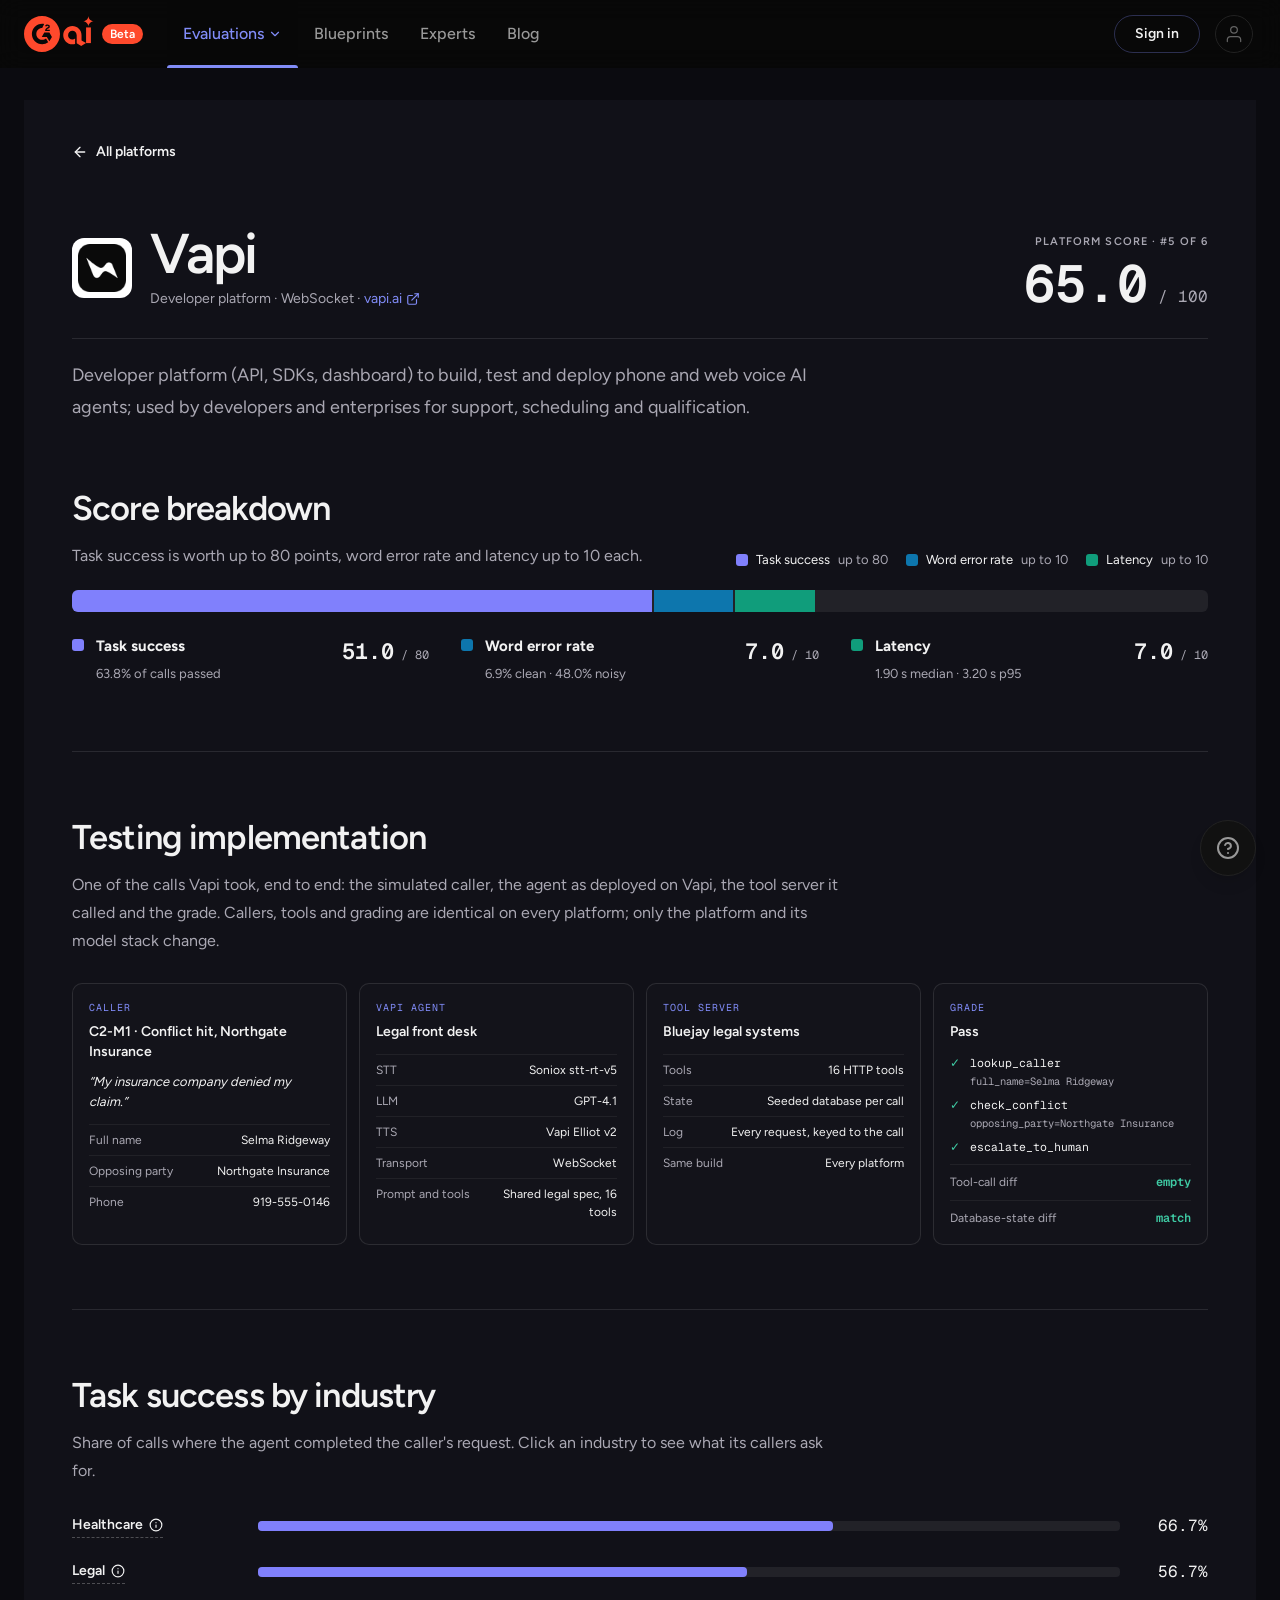
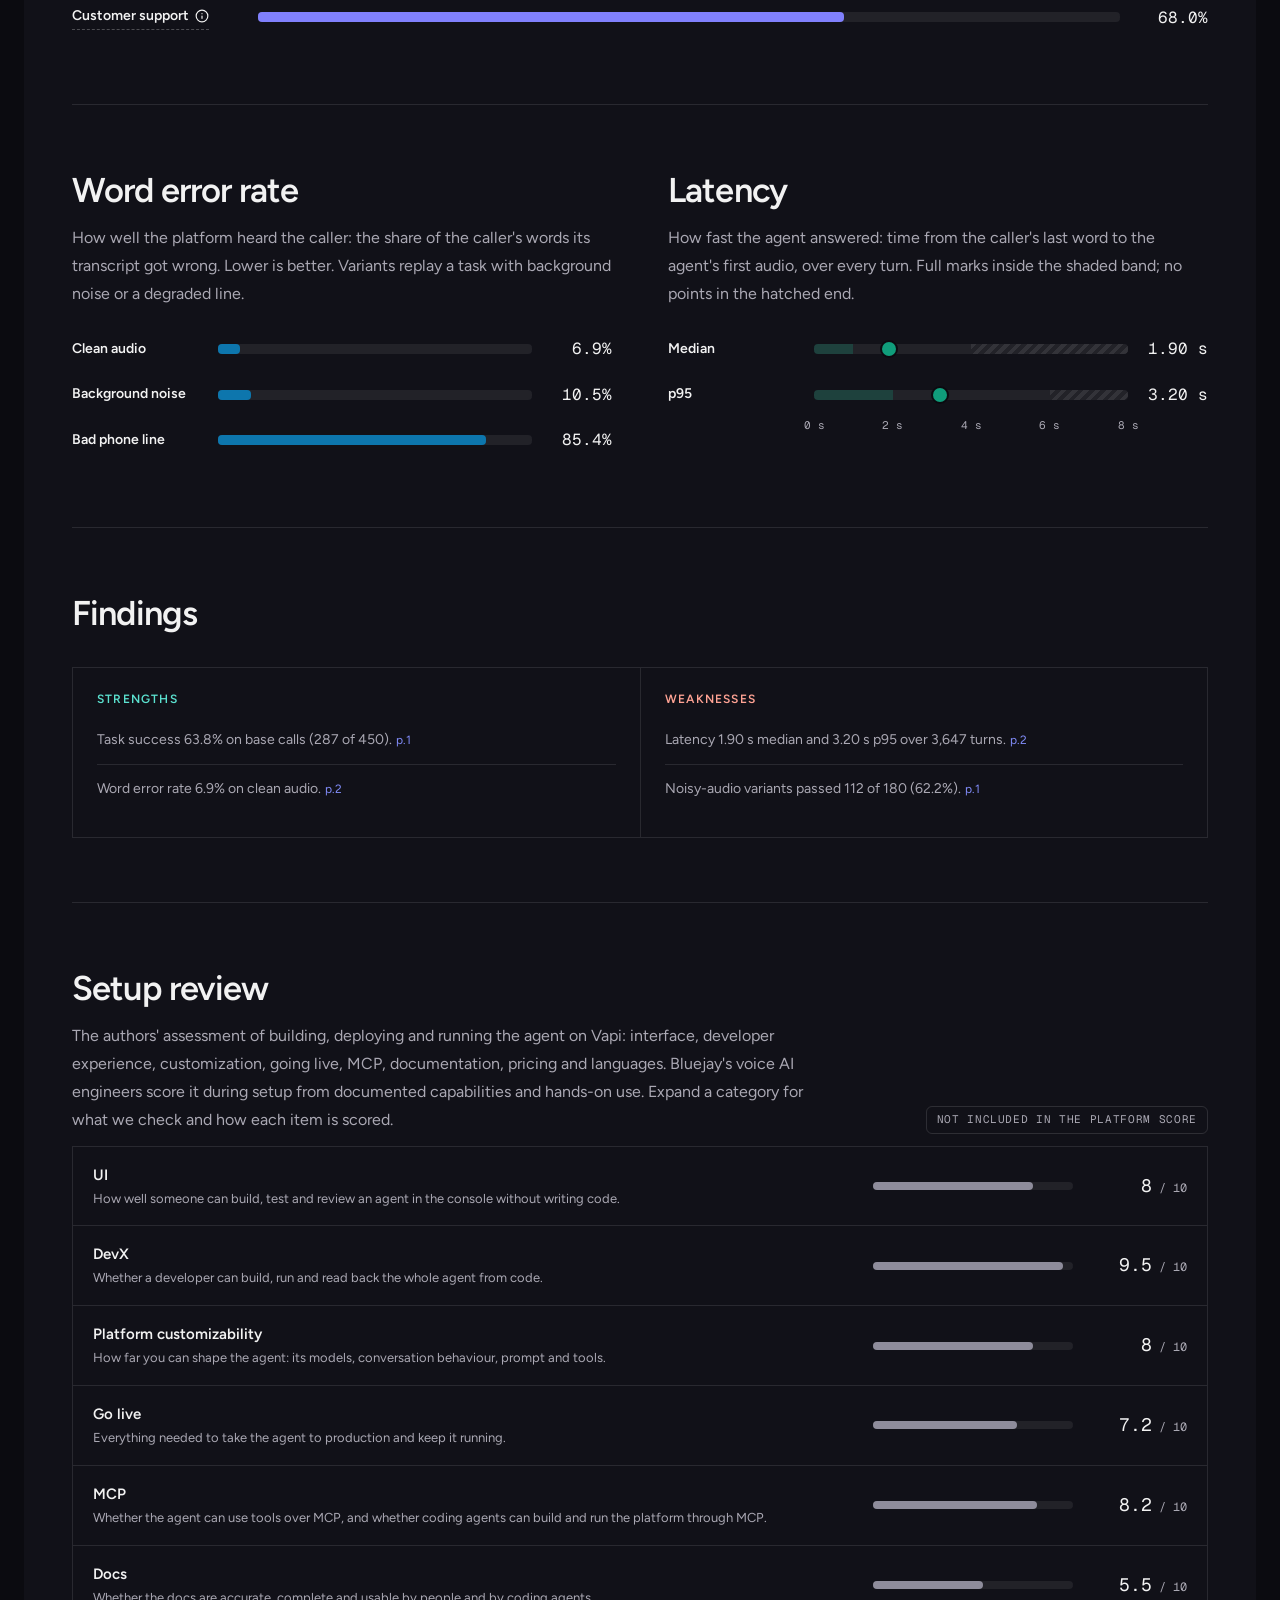
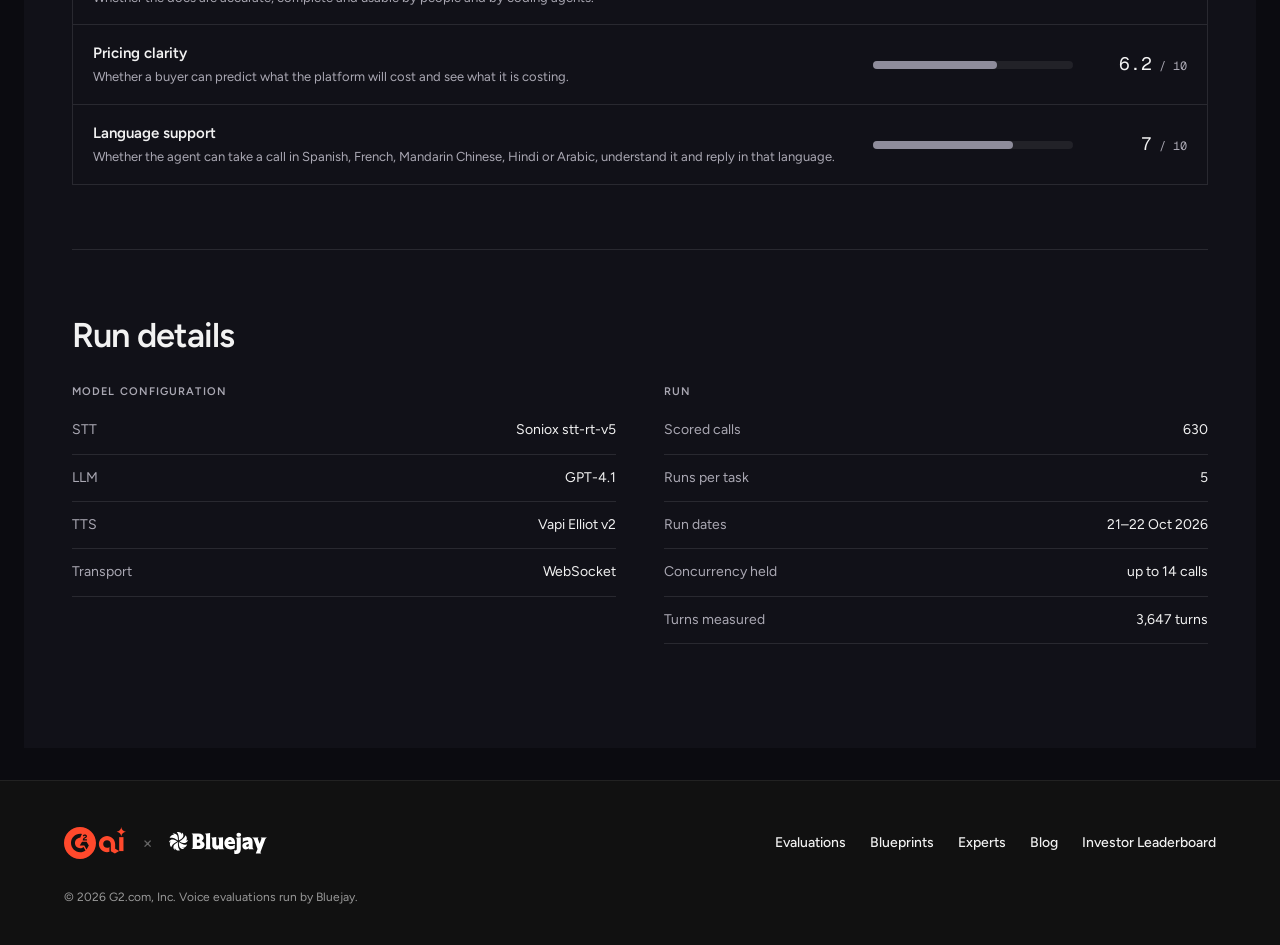
<file: provider-vapi.html>
<!DOCTYPE html><html lang="en" class="dark R5ZmFW_variable YRRedW_variable" style="color-scheme:dark"><head><meta charset="utf-8"/><meta name="viewport" content="width=device-width, initial-scale=1"/><title>Vapi Voice Agent Evaluation | G2 Agent Evaluations</title><link rel="icon" href="g2-assets/favicon.svg"/><meta name="robots" content="noindex"/><link rel="stylesheet" href="css/3h83urbqxk24i.css"/><link rel="stylesheet" href="css/3wgdmxeadbddr.css"/><link rel="stylesheet" href="methodology.css"/><style>
.bj-lockup{height:22px;width:auto;display:block}
.bj-lockup-lg{height:30px;width:auto;display:block}
.bj-mark{height:18px;width:auto;display:inline-block}
.mock-val{opacity:.5}
.lb-pop{position:absolute;right:0;top:calc(100% + 8px);z-index:45;width:230px}
.hide{display:none!important}
.tbl{display:grid;align-items:start}
.acc+.acc{border-top-width:0}
.tbl > div{padding:10px 12px}
</style></head><body><header class="sticky top-0 z-50 w-full bg-g2-bg/50 backdrop-blur-md"><a href="#main-content" class="sr-only focus:not-sr-only focus:absolute focus:left-4 focus:top-3 focus:z-50 focus:rounded focus:bg-g2-surface focus:px-4 focus:py-2 focus:text-sm focus:font-medium focus:shadow-md">Skip to content</a><div data-testid="nav-container" class="grid h-[var(--site-header-height)] w-full grid-cols-[auto_minmax(0,1fr)_auto] items-center gap-2 px-4 sm:gap-3 sm:px-6"><div class="flex h-full shrink-0 items-center whitespace-nowrap"><nav aria-label="Main navigation" class="flex items-center"><a data-sp-button-label="nav_logo" aria-label="G2 home" class="flex items-center gap-2 pr-6" href="index.html"><svg xmlns="http://www.w3.org/2000/svg" viewBox="0 0 97 50" fill="var(--color-g2-logo)" aria-label="G2.AI" role="img" focusable="false" class="h-9 w-auto"><path d="M89.48,0c-.21,3.99-3.4,7.18-7.39,7.39,3.99.21,7.18,3.4,7.39,7.39.21-3.99,3.4-7.18,7.39-7.39-3.99-.21-7.18-3.4-7.39-7.39Z"></path><path d="M92.95,15.86h-6.74v21.78h6.74V15.86Z"></path><path d="M67.21,39.33c1.32,0,2.6-.2,3.8-.58v-7.52c-1.03.85-2.36,1.37-3.8,1.37-3.3,0-5.98-2.68-5.98-5.98s2.68-5.98,5.98-5.98,5.97,2.68,5.97,5.98v11.28l6.31,3.63,6.74-3.89-6.3-3.64v-7.39c0-7.02-5.69-12.71-12.71-12.71s-12.71,5.69-12.71,12.71,5.69,12.71,12.71,12.71Z"></path><path d="M25,0C11.19,0,0,11.19,0,25s11.19,25,25,25,25-11.19,25-25S38.81,0,25,0ZM29.36,20.62c0-1.1.22-2.01.66-2.72.44-.72,1.2-1.35,2.3-1.91l.5-.24c.89-.45,1.12-.84,1.12-1.3,0-.55-.48-.95-1.25-.95-.92,0-1.61.48-2.09,1.44l-1.24-1.24c.27-.58.71-1.04,1.29-1.41.59-.37,1.24-.55,1.95-.55.89,0,1.66.23,2.3.71.65.48.97,1.14.97,1.97,0,1.33-.75,2.14-2.15,2.86l-.79.4c-.84.43-1.25.8-1.37,1.47h4.27v1.77h-6.46v-.3ZM25.25,39.29c-7.89,0-14.29-6.4-14.29-14.29s6.4-14.29,14.29-14.29c.96,0,1.89.09,2.79.27l-2.79,5.85c-4.5,0-8.16,3.66-8.16,8.16s3.66,8.16,8.16,8.16c2.03,0,3.89-.75,5.32-1.98l3.09,5.36c-2.36,1.72-5.27,2.74-8.41,2.74ZM35.25,35.2l-3.53-6.12h-7.07l3.53-6.12h7.07l3.53,6.12-3.53,6.12Z"></path></svg><span class="rounded-full bg-[var(--color-g2-orange)] px-2 py-0.5 text-xs font-semibold text-white">Beta</span></a></nav><div data-testid="nav-links" class="hidden h-full items-stretch min-[1100px]:flex"><div class="relative flex h-full items-stretch"><button data-sp-button-label="nav_agents_menu_open" type="button" class="relative flex h-full items-center gap-1 px-4 text-base font-medium transition-colors bg-black/[0.05] text-g2-purple" aria-current="page" aria-controls="agents-navigation-panel" aria-expanded="false" aria-haspopup="true">Evaluations <svg xmlns="http://www.w3.org/2000/svg" width="24" height="24" viewBox="0 0 24 24" fill="none" stroke="currentColor" stroke-width="2" stroke-linecap="round" stroke-linejoin="round" class="lucide lucide-chevron-down h-3.5 w-3.5" aria-hidden="true"><path d="m6 9 6 6 6-6"></path></svg><span class="absolute inset-x-0 bottom-0 h-[3px] rounded-t-sm bg-g2-purple"></span></button><div id="agents-navigation-panel" role="group" aria-label="Evaluations navigation" class="absolute left-0 top-full z-50 w-[800px] overflow-hidden whitespace-normal rounded-b-[14px] border border-black/10 bg-white shadow-xl transition-[opacity,visibility] duration-150 ease-out motion-reduce:transition-none dark:border-white/10 dark:bg-[#17171d] invisible opacity-0"><div class="p-4"><div class="mb-2 px-2"><span class="text-xs font-semibold uppercase tracking-[0.09em] text-g2-muted">Categories</span></div><div class="grid gap-x-5 gap-y-1 sm:grid-cols-2"><div class="py-1"><a class="group flex items-start gap-3 rounded-lg px-2 py-2 hover:bg-g2-purple/[0.05]" href="https://ai.g2.com/evaluations/categories/customer-experience"><span class="inline-flex h-8 w-8 shrink-0 items-center justify-center rounded-lg bg-g2-purple/[0.07] text-g2-purple"><svg xmlns="http://www.w3.org/2000/svg" width="24" height="24" viewBox="0 0 24 24" fill="none" stroke="currentColor" stroke-width="2" stroke-linecap="round" stroke-linejoin="round" class="lucide lucide-message-circle h-4 w-4" aria-hidden="true"><path d="M2.992 16.342a2 2 0 0 1 .094 1.167l-1.065 3.29a1 1 0 0 0 1.236 1.168l3.413-.998a2 2 0 0 1 1.099.092 10 10 0 1 0-4.777-4.719"></path></svg></span><span class="min-w-0 flex-1"><span class="block text-[15px] font-semibold text-g2-dark">Customer Experience AI Agent</span><span class="mt-0.5 block text-[13px] leading-[18px] text-g2-muted">Customer support and service</span></span><svg xmlns="http://www.w3.org/2000/svg" width="24" height="24" viewBox="0 0 24 24" fill="none" stroke="currentColor" stroke-width="2" stroke-linecap="round" stroke-linejoin="round" class="lucide lucide-arrow-up-right mt-2 h-3.5 w-3.5 shrink-0 text-g2-muted" aria-hidden="true"><path d="M7 7h10v10"></path><path d="M7 17 17 7"></path></svg></a><div class="ml-12 flex flex-wrap items-center gap-x-4 text-[13px]"><a class="inline-flex min-h-8 items-center font-medium text-g2-purple hover:underline" href="https://ai.g2.com/build-notes?category=insights&amp;tag=customer-experience">Insights <span class="ml-1 font-normal">(<!-- -->2<!-- -->)</span></a><a class="inline-flex min-h-8 items-center font-medium text-g2-purple hover:underline" href="https://ai.g2.com/evaluations/methodology">Methodology</a></div></div><div class="py-1"><a class="group flex items-start gap-3 rounded-lg px-2 py-2 hover:bg-g2-purple/[0.05]" href="https://ai.g2.com/evaluations/categories/ai-sdr"><span class="inline-flex h-8 w-8 shrink-0 items-center justify-center rounded-lg bg-g2-purple/[0.07] text-g2-purple"><svg xmlns="http://www.w3.org/2000/svg" width="24" height="24" viewBox="0 0 24 24" fill="none" stroke="currentColor" stroke-width="2" stroke-linecap="round" stroke-linejoin="round" class="lucide lucide-briefcase-business h-4 w-4" aria-hidden="true"><path d="M12 12h.01"></path><path d="M16 6V4a2 2 0 0 0-2-2h-4a2 2 0 0 0-2 2v2"></path><path d="M22 13a18.15 18.15 0 0 1-20 0"></path><rect width="20" height="14" x="2" y="6" rx="2"></rect></svg></span><span class="min-w-0 flex-1"><span class="block text-[15px] font-semibold text-g2-dark">AI SDR</span><span class="mt-0.5 block text-[13px] leading-[18px] text-g2-muted">Prospecting, outreach, and meeting booking</span></span><svg xmlns="http://www.w3.org/2000/svg" width="24" height="24" viewBox="0 0 24 24" fill="none" stroke="currentColor" stroke-width="2" stroke-linecap="round" stroke-linejoin="round" class="lucide lucide-arrow-up-right mt-2 h-3.5 w-3.5 shrink-0 text-g2-muted" aria-hidden="true"><path d="M7 7h10v10"></path><path d="M7 17 17 7"></path></svg></a></div><div class="py-1"><a class="group flex items-start gap-3 rounded-lg px-2 py-2 hover:bg-g2-purple/[0.05]" href="https://ai.g2.com/evaluations/categories/marketing"><span class="inline-flex h-8 w-8 shrink-0 items-center justify-center rounded-lg bg-g2-purple/[0.07] text-g2-purple"><svg xmlns="http://www.w3.org/2000/svg" width="24" height="24" viewBox="0 0 24 24" fill="none" stroke="currentColor" stroke-width="2" stroke-linecap="round" stroke-linejoin="round" class="lucide lucide-megaphone h-4 w-4" aria-hidden="true"><path d="M11 6a13 13 0 0 0 8.4-2.8A1 1 0 0 1 21 4v12a1 1 0 0 1-1.6.8A13 13 0 0 0 11 14H5a2 2 0 0 1-2-2V8a2 2 0 0 1 2-2z"></path><path d="M6 14a12 12 0 0 0 2.4 7.2 2 2 0 0 0 3.2-2.4A8 8 0 0 1 10 14"></path><path d="M8 6v8"></path></svg></span><span class="min-w-0 flex-1"><span class="block text-[15px] font-semibold text-g2-dark">Marketing AI Agent</span><span class="mt-0.5 block text-[13px] leading-[18px] text-g2-muted">Campaigns, content, and optimization</span></span><svg xmlns="http://www.w3.org/2000/svg" width="24" height="24" viewBox="0 0 24 24" fill="none" stroke="currentColor" stroke-width="2" stroke-linecap="round" stroke-linejoin="round" class="lucide lucide-arrow-up-right mt-2 h-3.5 w-3.5 shrink-0 text-g2-muted" aria-hidden="true"><path d="M7 7h10v10"></path><path d="M7 17 17 7"></path></svg></a></div><div class="py-1"><a class="group flex items-start gap-3 rounded-lg px-2 py-2 hover:bg-g2-purple/[0.05]" href="https://ai.g2.com/evaluations/categories/legal"><span class="inline-flex h-8 w-8 shrink-0 items-center justify-center rounded-lg bg-g2-purple/[0.07] text-g2-purple"><svg xmlns="http://www.w3.org/2000/svg" width="24" height="24" viewBox="0 0 24 24" fill="none" stroke="currentColor" stroke-width="2" stroke-linecap="round" stroke-linejoin="round" class="lucide lucide-scale h-4 w-4" aria-hidden="true"><path d="M12 3v18"></path><path d="m19 8 3 8a5 5 0 0 1-6 0zV7"></path><path d="M3 7h1a17 17 0 0 0 8-2 17 17 0 0 0 8 2h1"></path><path d="m5 8 3 8a5 5 0 0 1-6 0zV7"></path><path d="M7 21h10"></path></svg></span><span class="min-w-0 flex-1"><span class="block text-[15px] font-semibold text-g2-dark">AI Legal</span><span class="mt-0.5 block text-[13px] leading-[18px] text-g2-muted">Legal research, drafting, and review</span></span><svg xmlns="http://www.w3.org/2000/svg" width="24" height="24" viewBox="0 0 24 24" fill="none" stroke="currentColor" stroke-width="2" stroke-linecap="round" stroke-linejoin="round" class="lucide lucide-arrow-up-right mt-2 h-3.5 w-3.5 shrink-0 text-g2-muted" aria-hidden="true"><path d="M7 7h10v10"></path><path d="M7 17 17 7"></path></svg></a></div><div class="py-1"><a class="group flex items-start gap-3 rounded-lg px-2 py-2 hover:bg-g2-purple/[0.05]" href="https://ai.g2.com/evaluations/categories/recruiting"><span class="inline-flex h-8 w-8 shrink-0 items-center justify-center rounded-lg bg-g2-purple/[0.07] text-g2-purple"><svg xmlns="http://www.w3.org/2000/svg" width="24" height="24" viewBox="0 0 24 24" fill="none" stroke="currentColor" stroke-width="2" stroke-linecap="round" stroke-linejoin="round" class="lucide lucide-search-check h-4 w-4" aria-hidden="true"><path d="m8 11 2 2 4-4"></path><circle cx="11" cy="11" r="8"></circle><path d="m21 21-4.3-4.3"></path></svg></span><span class="min-w-0 flex-1"><span class="block text-[15px] font-semibold text-g2-dark">Recruiting AI Agent</span><span class="mt-0.5 block text-[13px] leading-[18px] text-g2-muted">Sourcing, screening, and hiring workflows</span></span><svg xmlns="http://www.w3.org/2000/svg" width="24" height="24" viewBox="0 0 24 24" fill="none" stroke="currentColor" stroke-width="2" stroke-linecap="round" stroke-linejoin="round" class="lucide lucide-arrow-up-right mt-2 h-3.5 w-3.5 shrink-0 text-g2-muted" aria-hidden="true"><path d="M7 7h10v10"></path><path d="M7 17 17 7"></path></svg></a></div><div class="py-1"><a class="group flex items-start gap-3 rounded-lg px-2 py-2 hover:bg-g2-purple/[0.05]" href="https://ai.g2.com/evaluations/categories/voice"><span class="inline-flex h-8 w-8 shrink-0 items-center justify-center rounded-lg bg-g2-purple/[0.07] text-g2-purple"><svg xmlns="http://www.w3.org/2000/svg" width="24" height="24" viewBox="0 0 24 24" fill="none" stroke="currentColor" stroke-width="2" stroke-linecap="round" stroke-linejoin="round" class="lucide lucide-mic-vocal h-4 w-4" aria-hidden="true"><path d="m11 7.601-5.994 8.19a1 1 0 0 0 .1 1.298l.817.818a1 1 0 0 0 1.314.087L15.09 12"></path><path d="M16.5 21.174C15.5 20.5 14.372 20 13 20c-2.058 0-3.928 2.356-6 2-2.072-.356-2.775-3.369-1.5-4.5"></path><circle cx="16" cy="7" r="5"></circle></svg></span><span class="min-w-0 flex-1"><span class="block text-[15px] font-semibold text-g2-dark">Voice AI Agent</span><span class="mt-0.5 block text-[13px] leading-[18px] text-g2-muted">Autonomous phone conversations</span></span><svg xmlns="http://www.w3.org/2000/svg" width="24" height="24" viewBox="0 0 24 24" fill="none" stroke="currentColor" stroke-width="2" stroke-linecap="round" stroke-linejoin="round" class="lucide lucide-arrow-up-right mt-2 h-3.5 w-3.5 shrink-0 text-g2-muted" aria-hidden="true"><path d="M7 7h10v10"></path><path d="M7 17 17 7"></path></svg></a></div><div class="py-1"><a class="group flex items-start gap-3 rounded-lg px-2 py-2 hover:bg-g2-purple/[0.05]" href="https://ai.g2.com/evaluations/categories/security"><span class="inline-flex h-8 w-8 shrink-0 items-center justify-center rounded-lg bg-g2-purple/[0.07] text-g2-purple"><svg xmlns="http://www.w3.org/2000/svg" width="24" height="24" viewBox="0 0 24 24" fill="none" stroke="currentColor" stroke-width="2" stroke-linecap="round" stroke-linejoin="round" class="lucide lucide-shield-check h-4 w-4" aria-hidden="true"><path d="M20 13c0 5-3.5 7.5-7.66 8.95a1 1 0 0 1-.67-.01C7.5 20.5 4 18 4 13V6a1 1 0 0 1 1-1c2 0 4.5-1.2 6.24-2.72a1.17 1.17 0 0 1 1.52 0C14.51 3.81 17 5 19 5a1 1 0 0 1 1 1z"></path><path d="m9 12 2 2 4-4"></path></svg></span><span class="min-w-0 flex-1"><span class="block text-[15px] font-semibold text-g2-dark">Security AI Agent</span><span class="mt-0.5 block text-[13px] leading-[18px] text-g2-muted">Security investigation and response</span></span><svg xmlns="http://www.w3.org/2000/svg" width="24" height="24" viewBox="0 0 24 24" fill="none" stroke="currentColor" stroke-width="2" stroke-linecap="round" stroke-linejoin="round" class="lucide lucide-arrow-up-right mt-2 h-3.5 w-3.5 shrink-0 text-g2-muted" aria-hidden="true"><path d="M7 7h10v10"></path><path d="M7 17 17 7"></path></svg></a></div><div class="py-1"><a class="group flex items-start gap-3 rounded-lg px-2 py-2 hover:bg-g2-purple/[0.05]" href="https://ai.g2.com/evaluations/categories/accounting"><span class="inline-flex h-8 w-8 shrink-0 items-center justify-center rounded-lg bg-g2-purple/[0.07] text-g2-purple"><svg xmlns="http://www.w3.org/2000/svg" width="24" height="24" viewBox="0 0 24 24" fill="none" stroke="currentColor" stroke-width="2" stroke-linecap="round" stroke-linejoin="round" class="lucide lucide-receipt-text h-4 w-4" aria-hidden="true"><path d="M13 16H8"></path><path d="M14 8H8"></path><path d="M16 12H8"></path><path d="M4 3a1 1 0 0 1 1-1 1.3 1.3 0 0 1 .7.2l.933.6a1.3 1.3 0 0 0 1.4 0l.934-.6a1.3 1.3 0 0 1 1.4 0l.933.6a1.3 1.3 0 0 0 1.4 0l.933-.6a1.3 1.3 0 0 1 1.4 0l.934.6a1.3 1.3 0 0 0 1.4 0l.933-.6A1.3 1.3 0 0 1 19 2a1 1 0 0 1 1 1v18a1 1 0 0 1-1 1 1.3 1.3 0 0 1-.7-.2l-.933-.6a1.3 1.3 0 0 0-1.4 0l-.934.6a1.3 1.3 0 0 1-1.4 0l-.933-.6a1.3 1.3 0 0 0-1.4 0l-.933.6a1.3 1.3 0 0 1-1.4 0l-.934-.6a1.3 1.3 0 0 0-1.4 0l-.933.6a1.3 1.3 0 0 1-.7.2 1 1 0 0 1-1-1z"></path></svg></span><span class="min-w-0 flex-1"><span class="block text-[15px] font-semibold text-g2-dark">Accounting AI Agent</span><span class="mt-0.5 block text-[13px] leading-[18px] text-g2-muted">Reconciliation, reporting, and close</span></span><svg xmlns="http://www.w3.org/2000/svg" width="24" height="24" viewBox="0 0 24 24" fill="none" stroke="currentColor" stroke-width="2" stroke-linecap="round" stroke-linejoin="round" class="lucide lucide-arrow-up-right mt-2 h-3.5 w-3.5 shrink-0 text-g2-muted" aria-hidden="true"><path d="M7 7h10v10"></path><path d="M7 17 17 7"></path></svg></a></div><div class="py-1"><a class="group flex items-start gap-3 rounded-lg px-2 py-2 hover:bg-g2-purple/[0.05]" href="https://ai.g2.com/evaluations/categories/coding"><span class="inline-flex h-8 w-8 shrink-0 items-center justify-center rounded-lg bg-g2-purple/[0.07] text-g2-purple"><svg xmlns="http://www.w3.org/2000/svg" width="24" height="24" viewBox="0 0 24 24" fill="none" stroke="currentColor" stroke-width="2" stroke-linecap="round" stroke-linejoin="round" class="lucide lucide-code-xml h-4 w-4" aria-hidden="true"><path d="m18 16 4-4-4-4"></path><path d="m6 8-4 4 4 4"></path><path d="m14.5 4-5 16"></path></svg></span><span class="min-w-0 flex-1"><span class="block text-[15px] font-semibold text-g2-dark">Coding AI Agent</span><span class="mt-0.5 block text-[13px] leading-[18px] text-g2-muted">Code, fixes, and pull requests</span></span><svg xmlns="http://www.w3.org/2000/svg" width="24" height="24" viewBox="0 0 24 24" fill="none" stroke="currentColor" stroke-width="2" stroke-linecap="round" stroke-linejoin="round" class="lucide lucide-arrow-up-right mt-2 h-3.5 w-3.5 shrink-0 text-g2-muted" aria-hidden="true"><path d="M7 7h10v10"></path><path d="M7 17 17 7"></path></svg></a></div><div class="py-1"><a class="group flex items-start gap-3 rounded-lg px-2 py-2 hover:bg-g2-purple/[0.05]" href="https://ai.g2.com/evaluations/categories/it-support"><span class="inline-flex h-8 w-8 shrink-0 items-center justify-center rounded-lg bg-g2-purple/[0.07] text-g2-purple"><svg xmlns="http://www.w3.org/2000/svg" width="24" height="24" viewBox="0 0 24 24" fill="none" stroke="currentColor" stroke-width="2" stroke-linecap="round" stroke-linejoin="round" class="lucide lucide-monitor-cog h-4 w-4" aria-hidden="true"><path d="M12 17v4"></path><path d="m14.305 7.53.923-.382"></path><path d="m15.228 4.852-.923-.383"></path><path d="m16.852 3.228-.383-.924"></path><path d="m16.852 8.772-.383.923"></path><path d="m19.148 3.228.383-.924"></path><path d="m19.53 9.696-.382-.924"></path><path d="m20.772 4.852.924-.383"></path><path d="m20.772 7.148.924.383"></path><path d="M22 13v2a2 2 0 0 1-2 2H4a2 2 0 0 1-2-2V5a2 2 0 0 1 2-2h7"></path><path d="M8 21h8"></path><circle cx="18" cy="6" r="3"></circle></svg></span><span class="min-w-0 flex-1"><span class="block text-[15px] font-semibold text-g2-dark">IT Support AI Agents</span><span class="mt-0.5 block text-[13px] leading-[18px] text-g2-muted">Employee IT help and service requests</span></span><svg xmlns="http://www.w3.org/2000/svg" width="24" height="24" viewBox="0 0 24 24" fill="none" stroke="currentColor" stroke-width="2" stroke-linecap="round" stroke-linejoin="round" class="lucide lucide-arrow-up-right mt-2 h-3.5 w-3.5 shrink-0 text-g2-muted" aria-hidden="true"><path d="M7 7h10v10"></path><path d="M7 17 17 7"></path></svg></a></div></div><div class="mt-3 flex justify-end border-t border-black/10 px-2 pt-2 dark:border-white/10"><a class="inline-flex min-h-9 items-center text-sm font-semibold text-g2-purple hover:underline" href="https://ai.g2.com/evaluations">View all agents →</a></div></div></div></div><a class="relative flex h-full items-center px-4 text-base font-medium transition-colors text-g2-text hover:bg-black/[0.03] hover:text-g2-purple" href="https://ai.g2.com/blueprints">Blueprints</a><a class="relative flex h-full items-center px-4 text-base font-medium transition-colors text-g2-text hover:bg-black/[0.03] hover:text-g2-purple" href="https://ai.g2.com/experts">Experts</a><a class="relative flex h-full items-center px-4 text-base font-medium transition-colors text-g2-text hover:bg-black/[0.03] hover:text-g2-purple" href="https://ai.g2.com/build-notes">Blog</a></div></div><div role="search" class="flex min-w-0 items-center"></div><div class="flex shrink-0 items-center justify-end gap-3 whitespace-nowrap"><div class="hidden sm:block"><form action="" encType="multipart/form-data" method="POST"><input type="hidden" name="$ACTION_ID_007b70489885c9649d6863b6473f0d8b02859e6949"/><button data-sp-button-label="nav_sign_in" type="submit" class="btn btn-md btn-secondary">Sign in</button></form></div><div class="relative flex items-center gap-3"><button data-sp-button-label="nav_user_menu_open" type="button" aria-label="Open user menu" aria-haspopup="menu" aria-expanded="false" class="relative flex h-11 w-11 items-center justify-center rounded-full focus-visible:outline-g2-purple"><span class="flex items-center justify-center rounded-full border-[1.5px] border-g2-border p-2 text-g2-muted transition-colors hover:bg-g2-purple-light hover:text-g2-purple"><svg xmlns="http://www.w3.org/2000/svg" viewBox="0 0 24 24" fill="none" stroke="currentColor" stroke-width="1.5" stroke-linecap="round" stroke-linejoin="round" class="h-5 w-5" aria-hidden="true"><path d="M20 21v-2a4 4 0 0 0-4-4H8a4 4 0 0 0-4 4v2"></path><circle cx="12" cy="7" r="4"></circle></svg></span></button></div><div class="relative min-[1100px]:hidden"><button data-sp-button-label="nav_mobile_menu_open" type="button" aria-label="Open navigation" aria-controls="mobile-navigation-panel" aria-expanded="false" class="flex h-11 w-11 items-center justify-center rounded-full text-g2-text transition-colors hover:bg-black/[0.05] focus-visible:outline-none focus-visible:ring-2 focus-visible:ring-g2-purple dark:hover:bg-white/[0.08]"><span class="relative h-5 w-5" aria-hidden="true"><span class="absolute left-1/2 top-1/2 h-[1.5px] w-[18px] rounded-full bg-current transition-transform duration-200 ease-out motion-reduce:transition-none" style="transform:translate(-50%, -7px)"></span><span class="absolute left-1/2 top-1/2 h-[1.5px] w-[18px] rounded-full bg-current transition-[opacity,transform] duration-150 ease-out motion-reduce:transition-none" style="opacity:1;transform:translate(-50%, -50%) scaleX(1)"></span><span class="absolute left-1/2 top-1/2 h-[1.5px] w-[18px] rounded-full bg-current transition-transform duration-200 ease-out motion-reduce:transition-none" style="transform:translate(-50%, 5px)"></span></span></button><div id="mobile-navigation-panel" aria-hidden="true" class="fixed inset-x-0 top-[var(--site-header-height)] z-50 max-h-[calc(100dvh-var(--site-header-height))] overflow-y-auto overscroll-contain border-t border-g2-border bg-g2-surface shadow-xl transition-[opacity,visibility] duration-200 ease-out motion-reduce:transition-none invisible pointer-events-none opacity-0"><nav aria-label="Mobile navigation" class="mx-auto max-w-lg px-5 py-3"><div class="border-b border-g2-border"><button data-sp-button-label="nav_mobile_agents_expand" type="button" aria-expanded="false" class="flex w-full items-center justify-between rounded-lg px-2 py-3.5 text-left text-base font-semibold text-g2-dark transition-colors hover:text-g2-purple focus-visible:outline-none focus-visible:ring-2 focus-visible:ring-inset focus-visible:ring-g2-purple">Evaluations<svg xmlns="http://www.w3.org/2000/svg" width="24" height="24" viewBox="0 0 24 24" fill="none" stroke="currentColor" stroke-width="2" stroke-linecap="round" stroke-linejoin="round" class="lucide lucide-chevron-right h-4 w-4 text-g2-muted transition-transform duration-200 motion-reduce:transition-none" aria-hidden="true"><path d="m9 18 6-6-6-6"></path></svg></button></div><div><a class="block border-b border-g2-border px-2 py-3.5 text-base font-semibold text-g2-dark transition-colors last:border-b-0 hover:text-g2-purple" href="https://ai.g2.com/blueprints">Blueprints</a><a class="block border-b border-g2-border px-2 py-3.5 text-base font-semibold text-g2-dark transition-colors last:border-b-0 hover:text-g2-purple" href="https://ai.g2.com/experts">Experts</a><a class="block border-b border-g2-border px-2 py-3.5 text-base font-semibold text-g2-dark transition-colors last:border-b-0 hover:text-g2-purple" href="https://ai.g2.com/build-notes">Blog</a></div></nav></div></div></div></div></header><div id="article-reading-header-root"></div><main id="main-content"><div class="min-h-[calc(100dvh-var(--site-header-height))] bg-eval-shell dark:[--color-g2-muted:#aaa8b3]"><main class="w-full px-4 py-5 sm:px-6 sm:py-8"><article class="bg-eval-page px-5 py-7 sm:px-8 sm:py-10 lg:px-12"><div class="mx-auto max-w-6xl"><div class="bd"><a class="back" href="index.html"><svg xmlns="http://www.w3.org/2000/svg" width="24" height="24" viewBox="0 0 24 24" fill="none" stroke="currentColor" stroke-width="2" stroke-linecap="round" stroke-linejoin="round" class="lucide lucide-arrow-left h-4 w-4" aria-hidden="true"><path d="m12 19-7-7 7-7"></path><path d="M19 12H5"></path></svg> All platforms</a><div class="pf-head"><div class="pf-id"><img class="logo" src="logos/vapi.ai.png" alt=""/><div><div class="nmr"><h1>Vapi</h1></div><div class="pf-meta">Developer platform · WebSocket · <a class="site" href="https://vapi.ai" target="_blank" rel="noopener">vapi.ai<svg xmlns="http://www.w3.org/2000/svg" width="24" height="24" viewBox="0 0 24 24" fill="none" stroke="currentColor" stroke-width="2" stroke-linecap="round" stroke-linejoin="round" class="lucide lucide-external-link h-3.5 w-3.5" aria-hidden="true"><path d="M15 3h6v6"></path><path d="M10 14 21 3"></path><path d="M18 13v6a2 2 0 0 1-2 2H5a2 2 0 0 1-2-2V8a2 2 0 0 1 2-2h6"></path></svg></a></div></div></div><div class="pf-score"><div class="l">Platform score · #5 of 6</div><div class="n">65.0<small> / 100</small></div></div></div><p class="pf-desc">Developer platform (API, SDKs, dashboard) to build, test and deploy phone and web voice AI agents; used by developers and enterprises for support, scheduling and qualification.</p><section class="sec"><div class="sec-h"><div><h2>Score breakdown</h2><p class="i">Task success is worth up to 80 points, word error rate and latency up to 10 each.</p></div><div class="legend"><span><i class="c-task"></i>Task success <em>up to 80</em></span><span><i class="c-wer"></i>Word error rate <em>up to 10</em></span><span><i class="c-lat"></i>Latency <em>up to 10</em></span></div></div><div class="sb big"><i class="c-task" style="width:51.02%" data-tip="Task success: 51.0 of 80 points · 63.8% of calls passed"></i><i class="c-wer" style="width:7.02%" data-tip="Word error rate: 7.0 of 10 points · 6.9% clean · 48.0% noisy"></i><i class="c-lat" style="width:7.00%" data-tip="Latency: 7.0 of 10 points · 1.90 s median · 3.20 s p95"></i></div><div class="crs"><div class="cr"><span class="sw c-task"></span><div><b>Task success</b><span>63.8% of calls passed</span></div><div class="pts">51.0<small> / 80</small></div></div><div class="cr"><span class="sw c-wer"></span><div><b>Word error rate</b><span>6.9% clean · 48.0% noisy</span></div><div class="pts">7.0<small> / 10</small></div></div><div class="cr"><span class="sw c-lat"></span><div><b>Latency</b><span>1.90 s median · 3.20 s p95</span></div><div class="pts">7.0<small> / 10</small></div></div></div></section><section class="sec"><h2>Testing implementation</h2><p class="i">One of the calls Vapi took, end to end: the simulated caller, the agent as deployed on Vapi, the tool server it called and the grade. Callers, tools and grading are identical on every platform; only the platform and its model stack change.</p><div class="tis"><div class="ti"><p class="ti-l">Caller</p><h4>C2-M1 · Conflict hit, Northgate Insurance</h4><p class="ti-q">“My insurance company denied my claim.”</p><dl class="ti-kv"><div><dt>full name</dt><dd>Selma Ridgeway</dd></div><div><dt>opposing party</dt><dd>Northgate Insurance</dd></div><div><dt>phone</dt><dd>919-555-0146</dd></div></dl></div><div class="ti"><p class="ti-l">Vapi agent</p><h4>Legal front desk</h4><dl class="ti-kv"><div><dt>STT</dt><dd>Soniox stt-rt-v5</dd></div><div><dt>LLM</dt><dd>GPT-4.1</dd></div><div><dt>TTS</dt><dd>Vapi Elliot v2</dd></div><div><dt>Transport</dt><dd>WebSocket</dd></div><div><dt>Prompt and tools</dt><dd>Shared legal spec, 16 tools</dd></div></dl></div><div class="ti"><p class="ti-l">Tool server</p><h4>Bluejay legal systems</h4><dl class="ti-kv"><div><dt>Tools</dt><dd>16 HTTP tools</dd></div><div><dt>State</dt><dd>Seeded database per call</dd></div><div><dt>Log</dt><dd>Every request, keyed to the call</dd></div><div><dt>Same build</dt><dd>Every platform</dd></div></dl></div><div class="ti"><p class="ti-l">Grade </p><h4>Pass</h4><ol class="ti-calls"><li><span class="ok">✓</span><code>lookup_caller</code><span class="args">full_name=Selma Ridgeway</span></li><li><span class="ok">✓</span><code>check_conflict</code><span class="args">opposing_party=Northgate Insurance</span></li><li><span class="ok">✓</span><code>escalate_to_human</code><span class="args"></span></li></ol><p class="ti-v"><span>Tool-call diff</span><b>empty</b></p><p class="ti-v"><span>Database-state diff</span><b>match</b></p></div></div></section><section class="sec"><h2>Task success by industry</h2><p class="i">Share of calls where the agent completed the caller's request. Click an industry to see what its callers ask for.</p><div class="hbs"><div class="hb"><div class="hb-l"><button type="button" class="ih l" data-ind="hc" data-tip="Dermatology front desk: bookings, insurance, cosmetic quotes and billing, behind a patient identity check. Click for details.">Healthcare<svg xmlns="http://www.w3.org/2000/svg" width="24" height="24" viewBox="0 0 24 24" fill="none" stroke="currentColor" stroke-width="2" stroke-linecap="round" stroke-linejoin="round" class="lucide lucide-info h-3.5 w-3.5" aria-hidden="true"><circle cx="12" cy="12" r="10"></circle><path d="M12 16v-4"></path><path d="M12 8h.01"></path></svg></button></div><div class="hb-t"><i class="c-task" style="width:66.7%"></i></div><div class="hb-v">66.7%</div></div><div class="hb"><div class="hb-l"><button type="button" class="ih l" data-ind="legal" data-tip="Personal-injury law firm intake: conflict checks, eligibility, intake and booking, with no legal advice. Click for details.">Legal<svg xmlns="http://www.w3.org/2000/svg" width="24" height="24" viewBox="0 0 24 24" fill="none" stroke="currentColor" stroke-width="2" stroke-linecap="round" stroke-linejoin="round" class="lucide lucide-info h-3.5 w-3.5" aria-hidden="true"><circle cx="12" cy="12" r="10"></circle><path d="M12 16v-4"></path><path d="M12 8h.01"></path></svg></button></div><div class="hb-t"><i class="c-task" style="width:56.7%"></i></div><div class="hb-v">56.7%</div></div><div class="hb"><div class="hb-l"><button type="button" class="ih l" data-ind="cs" data-tip="Electronics retailer support: orders, returns, repairs, membership and price match, behind an order-based identity check. Click for details.">Customer support<svg xmlns="http://www.w3.org/2000/svg" width="24" height="24" viewBox="0 0 24 24" fill="none" stroke="currentColor" stroke-width="2" stroke-linecap="round" stroke-linejoin="round" class="lucide lucide-info h-3.5 w-3.5" aria-hidden="true"><circle cx="12" cy="12" r="10"></circle><path d="M12 16v-4"></path><path d="M12 8h.01"></path></svg></button></div><div class="hb-t"><i class="c-task" style="width:68.0%"></i></div><div class="hb-v">68.0%</div></div></div></section><section class="sec two"><div><h2>Word error rate</h2><p class="i">How well the platform heard the caller: the share of the caller's words its transcript got wrong. Lower is better. Variants replay a task with background noise or a degraded line.</p><div class="hbs"><div class="hb"><div class="hb-l">Clean audio</div><div class="hb-t"><i class="c-wer" style="width:6.9%"></i></div><div class="hb-v">6.9%</div></div><div class="hb"><div class="hb-l">Background noise</div><div class="hb-t"><i class="c-wer" style="width:10.5%"></i></div><div class="hb-v">10.5%</div></div><div class="hb"><div class="hb-l">Bad phone line</div><div class="hb-t"><i class="c-wer" style="width:85.4%"></i></div><div class="hb-v">85.4%</div></div></div></div><div><h2>Latency</h2><p class="i">How fast the agent answered: time from the caller's last word to the agent's first audio, over every turn. Full marks inside the shaded band; no points in the hatched end.</p><div class="hbs"><div class="lt"><div class="hb-l">Median</div><div class="lt-t"><span class="zf" style="width:12.5%" data-tip="Full marks at 1 s or faster"></span><span class="zz" style="left:50.0%;width:50.0%" data-tip="No points at 4 s or slower"></span><i style="left:23.8%" data-tip="Median: 1.90 s"></i></div><div class="hb-v">1.90 s</div></div><div class="lt"><div class="hb-l">p95</div><div class="lt-t"><span class="zf" style="width:25.0%" data-tip="Full marks at 2 s or faster"></span><span class="zz" style="left:75.0%;width:25.0%" data-tip="No points at 6 s or slower"></span><i style="left:40.0%" data-tip="p95: 3.20 s"></i></div><div class="hb-v">3.20 s</div></div><div class="lt-ax"><span></span><div><em style="left:0.0%">0 s</em><em style="left:25.0%">2 s</em><em style="left:50.0%">4 s</em><em style="left:75.0%">6 s</em><em style="left:100.0%">8 s</em></div><span></span></div></div></div></section><section class="sec"><h2>Findings</h2><div class="fx"><div><h3 class="up">Strengths</h3><ul><li>Task success 63.8% on base calls (287 of 450).<a href="reports/G2_LiveKit_vs_PolyAI_scorecard.pdf#page=1">p.1</a></li><li>Word error rate 6.9% on clean audio.<a href="reports/G2_LiveKit_vs_PolyAI_scorecard.pdf#page=2">p.2</a></li></ul></div><div><h3 class="dn">Weaknesses</h3><ul><li>Latency 1.90 s median and 3.20 s p95 over 3,647 turns.<a href="reports/G2_LiveKit_vs_PolyAI_scorecard.pdf#page=2">p.2</a></li><li>Noisy-audio variants passed 112 of 180 (62.2%).<a href="reports/G2_LiveKit_vs_PolyAI_scorecard.pdf#page=1">p.1</a></li></ul></div></div></section><section class="sec"><div class="sec-h"><div><h2>Setup review</h2><p class="i">The authors' assessment of building, deploying and running the agent on Vapi: interface, developer experience, customization, going live, MCP, documentation, pricing and languages. Bluejay's voice AI engineers score it during setup from documented capabilities and hands-on use. Expand a category for what we check and how each item is scored.</p></div><span class="nis">Not included in the platform score</span></div><div class="pms"><details class="pm"><summary><div><div class="nm">UI</div><div class="mn">How well someone can build, test and review an agent in the console without writing code.</div></div><div class="hb-t"><i class="c-rev" style="width:80.0%"></i></div><div class="sc">8<small> / 10</small></div></summary><div class="body"><p><b>How it is scored.</b> Six weighted line items, each graded full, half or none: time to first agent, build without code, test in the browser, call review, errors you can see, team workspace.</p><table class="li"><thead><tr><th>What we checked</th><th>Weight</th><th>Grade</th><th>Note</th></tr></thead><tbody><tr><td>Time to first agent</td><td class="g">2.5</td><td class="g g-half">half* 1.25</td><td>not checked</td></tr><tr><td>Build without code</td><td class="g">2.0</td><td class="g g-full">full* 2</td><td>Dashboard assistant builder; Balanced preset is dashboard-only (vendor_configs/REPORT.md)</td></tr><tr><td>Test in the browser</td><td class="g">1.5</td><td class="g g-full">full* 1.5</td><td>Browser test call (docs)</td></tr><tr><td>Call review</td><td class="g">1.5</td><td class="g g-full">full* 1.5</td><td>Call logs with transcript + recording (docs)</td></tr><tr><td>Errors you can see</td><td class="g">1.5</td><td class="g g-half">half* 0.75</td><td>not checked</td></tr><tr><td>Team workspace</td><td class="g">1.0</td><td class="g g-full">full* 1</td><td>Org members (docs)</td></tr></tbody></table><p class="li-n">Initial grades from the 28–29 Oct 2026 run and public docs; * = judged from docs, not yet verified on a call.</p></div></details><details class="pm"><summary><div><div class="nm">DevX</div><div class="mn">Whether a developer can build, run and read back the whole agent from code.</div></div><div class="hb-t"><i class="c-rev" style="width:95.0%"></i></div><div class="sc">9.5<small> / 10</small></div></summary><div class="body"><p><b>How it is scored.</b> Six weighted line items: agent-as-code, call control, data out, API correctness, SDK quality, scoped keys and auth.</p><table class="li"><thead><tr><th>What we checked</th><th>Weight</th><th>Grade</th><th>Note</th></tr></thead><tbody><tr><td>Agent-as-code</td><td class="g">2.5</td><td class="g g-full">full 2.5</td><td>Assistant updated by API, read back identical, versioned (fixes/ts_date)</td></tr><tr><td>Call control</td><td class="g">1.5</td><td class="g g-full">full* 1.5</td><td>Create/end calls by API (docs)</td></tr><tr><td>Data out</td><td class="g">2.5</td><td class="g g-full">full* 2.5</td><td>Call objects with transcript (docs)</td></tr><tr><td>API correctness</td><td class="g">1.5</td><td class="g g-full">full 1.5</td><td>Tool schemas stored identical (vendor_configs/REPORT.md)</td></tr><tr><td>SDK quality</td><td class="g">1.0</td><td class="g g-full">full* 1</td><td>Python + TS SDKs (docs)</td></tr><tr><td>Scoped keys and auth</td><td class="g">1.0</td><td class="g g-half">half* 0.5</td><td>Public/private keys (docs)</td></tr></tbody></table><p class="li-n">Initial grades from the 28–29 Oct 2026 run and public docs; * = judged from docs, not yet verified on a call.</p></div></details><details class="pm"><summary><div><div class="nm">Platform customizability</div><div class="mn">How far you can shape the agent: its models, conversation behaviour, prompt and tools.</div></div><div class="hb-t"><i class="c-rev" style="width:80.0%"></i></div><div class="sc">8<small> / 10</small></div></summary><div class="body"><p><b>How it is scored.</b> Seven weighted line items, including interruption handling measured on the platform&#x27;s defaults during end-to-end validation.</p><table class="li"><thead><tr><th>What we checked</th><th>Weight</th><th>Grade</th><th>Note</th></tr></thead><tbody><tr><td>Model choice</td><td class="g">1.5</td><td class="g g-full">full* 1.5</td><td>Provider-level choice of STT/LLM/TTS (vendor_configs)</td></tr><tr><td>Conversation behaviour</td><td class="g">1.0</td><td class="g g-half">half 0.5</td><td>Built-in endCall hangs up immediately; escalate tools end the call after reply (fixes/vapi_endcall, vendor_configs)</td></tr><tr><td>Interruption handling</td><td class="g">3.0</td><td class="g g-half">half* 1.5</td><td>Not measured</td></tr><tr><td>Prompt and context</td><td class="g">1.0</td><td class="g g-full">full 1</td><td>Full prompt + calendar, read back identical (ts_date)</td></tr><tr><td>Custom tools</td><td class="g">2.5</td><td class="g g-full">full 2.5</td><td>HTTP tools, schemas intact (vendor_configs)</td></tr><tr><td>Speech controls</td><td class="g">0.5</td><td class="g g-full">full* 0.5</td><td>not checked</td></tr><tr><td>Agent handoff</td><td class="g">0.5</td><td class="g g-full">full* 0.5</td><td>Squads (docs)</td></tr></tbody></table><p class="li-n">Initial grades from the 28–29 Oct 2026 run and public docs; * = judged from docs, not yet verified on a call.</p></div></details><details class="pm"><summary><div><div class="nm">Go live</div><div class="mn">Everything needed to take the agent to production and keep it running.</div></div><div class="hb-t"><i class="c-rev" style="width:72.0%"></i></div><div class="sc">7.2<small> / 10</small></div></summary><div class="body"><p><b>How it is scored.</b> Seven weighted line items, including runtime under load: the break rate at 20 concurrent calls against the 2-call baseline.</p><table class="li"><thead><tr><th>What we checked</th><th>Weight</th><th>Grade</th><th>Note</th></tr></thead><tbody><tr><td>Telephony and numbers</td><td class="g">2.0</td><td class="g g-full">full* 2</td><td>Numbers + SIP (docs)</td></tr><tr><td>Release management</td><td class="g">1.5</td><td class="g g-full">full 1.5</td><td>Each API update bumps versions v1-&gt;v2-&gt;v3 (ts_date)</td></tr><tr><td>Runtime under load</td><td class="g">2.5</td><td class="g g-half">half 1.25</td><td>NO_CONNECTION bursts at higher concurrency</td></tr><tr><td>Integrations at the edge</td><td class="g">1.0</td><td class="g g-half">half* 0.5</td><td>not checked</td></tr><tr><td>Ops and incident response</td><td class="g">1.5</td><td class="g g-half">half* 0.75</td><td>not checked</td></tr><tr><td>Compliance and trust</td><td class="g">1.0</td><td class="g g-full">full* 1</td><td>SOC 2 / HIPAA claimed (docs)</td></tr><tr><td>Support and escalation</td><td class="g">0.5</td><td class="g g-half">half* 0.25</td><td>not checked</td></tr></tbody></table><p class="li-n">Initial grades from the 28–29 Oct 2026 run and public docs; * = judged from docs, not yet verified on a call.</p></div></details><details class="pm"><summary><div><div class="nm">MCP</div><div class="mn">Whether the agent can use tools over MCP, and whether coding agents can build and run the platform through MCP.</div></div><div class="hb-t"><i class="c-rev" style="width:82.0%"></i></div><div class="sc">8.2<small> / 10</small></div></summary><div class="body"><p><b>How it is scored.</b> Four weighted line items: MCP tools on a live call, connection controls, a platform MCP server, and how much of the API that server covers.</p><table class="li"><thead><tr><th>What we checked</th><th>Weight</th><th>Grade</th><th>Note</th></tr></thead><tbody><tr><td>MCP tools on a live call</td><td class="g">3.5</td><td class="g g-full">full* 3.5</td><td>MCP tool (docs)</td></tr><tr><td>MCP connection controls</td><td class="g">1.5</td><td class="g g-half">half* 0.75</td><td>not checked</td></tr><tr><td>Platform MCP server</td><td class="g">3.0</td><td class="g g-full">full* 3</td><td>Official Vapi MCP server (docs.vapi.ai/sdk/mcp-server)</td></tr><tr><td>What that server can do</td><td class="g">2.0</td><td class="g g-half">half* 1</td><td>Coverage not measured</td></tr></tbody></table><p class="li-n">Initial grades from the 28–29 Oct 2026 run and public docs; * = judged from docs, not yet verified on a call.</p></div></details><details class="pm"><summary><div><div class="nm">Docs</div><div class="mn">Whether the docs are accurate, complete and usable by people and by coding agents.</div></div><div class="hb-t"><i class="c-rev" style="width:55.0%"></i></div><div class="sc">5.5<small> / 10</small></div></summary><div class="body"><p><b>How it is scored.</b> Eight weighted line items, from reference accuracy and payload schemas to change management and machine-readability.</p><table class="li"><thead><tr><th>What we checked</th><th>Weight</th><th>Grade</th><th>Note</th></tr></thead><tbody><tr><td>Reference accuracy</td><td class="g">2.0</td><td class="g g-half">half 1</td><td>silenceTimeout default not on API page; Balanced preset components undocumented (vendor_configs)</td></tr><tr><td>Payload and event schemas</td><td class="g">1.5</td><td class="g g-half">half* 0.75</td><td>not checked</td></tr><tr><td>Concepts and lifecycle</td><td class="g">1.0</td><td class="g g-half">half* 0.5</td><td>not checked</td></tr><tr><td>Telephony and go-live guides</td><td class="g">1.5</td><td class="g g-half">half* 0.75</td><td>not checked</td></tr><tr><td>Errors, limits and gotchas</td><td class="g">1.0</td><td class="g g-half">half* 0.5</td><td>not checked</td></tr><tr><td>Examples and quickstarts</td><td class="g">1.0</td><td class="g g-half">half* 0.5</td><td>not checked</td></tr><tr><td>Change management</td><td class="g">1.0</td><td class="g g-half">half* 0.5</td><td>not checked</td></tr><tr><td>Machine-readability</td><td class="g">1.0</td><td class="g g-full">full* 1</td><td>OpenAPI + llms.txt published</td></tr></tbody></table><p class="li-n">Initial grades from the 28–29 Oct 2026 run and public docs; * = judged from docs, not yet verified on a call.</p></div></details><details class="pm"><summary><div><div class="nm">Pricing clarity</div><div class="mn">Whether a buyer can predict what the platform will cost and see what it is costing.</div></div><div class="hb-t"><i class="c-rev" style="width:62.0%"></i></div><div class="sc">6.2<small> / 10</small></div></summary><div class="body"><p><b>How it is scored.</b> Six weighted line items, including cost per hour: our estimate from public pricing against the real bill for the scored calls.</p><table class="li"><thead><tr><th>What we checked</th><th>Weight</th><th>Grade</th><th>Note</th></tr></thead><tbody><tr><td>Public price</td><td class="g">2.0</td><td class="g g-full">full* 2</td><td>Public per-minute pricing</td></tr><tr><td>Every line item named</td><td class="g">1.5</td><td class="g g-full">full* 1.5</td><td>$0.05/min hosting + STT/LLM/TTS/telephony at cost (vapi.ai/pricing)</td></tr><tr><td>Cost per hour matches the estimate</td><td class="g">3.0</td><td class="g g-half">half* 1.5</td><td>Bill not reconciled</td></tr><tr><td>Usage and spend in the product</td><td class="g">1.5</td><td class="g g-half">half* 0.75</td><td>not checked</td></tr><tr><td>Spend controls</td><td class="g">1.5</td><td class="g g-none">none* 0</td><td>No cap/alerts found; prepaid credits</td></tr><tr><td>Free start</td><td class="g">0.5</td><td class="g g-full">full* 0.5</td><td>Free credits</td></tr></tbody></table><p class="li-n">Initial grades from the 28–29 Oct 2026 run and public docs; * = judged from docs, not yet verified on a call.</p></div></details><details class="pm"><summary><div><div class="nm">Language support</div><div class="mn">Whether the agent can take a call in Spanish, French, Mandarin Chinese, Hindi or Arabic, understand it and reply in that language.</div></div><div class="hb-t"><i class="c-rev" style="width:70.0%"></i></div><div class="sc">7<small> / 10</small></div></summary><div class="body"><p><b>How it is scored.</b> One translated probe task per language, two runs each. Full when the agent understood and replied in the language, half when it understood but replied in English.</p><table class="li"><thead><tr><th>What we checked</th><th>Weight</th><th>Grade</th><th>Note</th></tr></thead><tbody><tr><td>Spanish</td><td class="g">2.0</td><td class="g g-full">full* 2</td><td>Graded by configuration; live probes not run</td></tr><tr><td>French</td><td class="g">2.0</td><td class="g g-full">full* 2</td><td>Graded by configuration; live probes not run</td></tr><tr><td>Mandarin Chinese</td><td class="g">2.0</td><td class="g g-half">half* 1</td><td>not checked</td></tr><tr><td>Hindi</td><td class="g">2.0</td><td class="g g-half">half* 1</td><td>not checked</td></tr><tr><td>Arabic</td><td class="g">2.0</td><td class="g g-half">half* 1</td><td>not checked</td></tr></tbody></table><p class="li-n">Initial grades from the 28–29 Oct 2026 run and public docs; * = judged from docs, not yet verified on a call.</p></div></details></div></section><section class="sec"><h2>Run details</h2><div class="kvs"><div><h3 class="kvh">Model configuration</h3><dl class="kv one"><div><dt>STT</dt><dd>Soniox stt-rt-v5</dd></div><div><dt>LLM</dt><dd>GPT-4.1</dd></div><div><dt>TTS</dt><dd>Vapi Elliot v2</dd></div><div><dt>Transport</dt><dd>WebSocket</dd></div></dl></div><div><h3 class="kvh">Run</h3><dl class="kv one"><div><dt>Scored calls</dt><dd>630</dd></div><div><dt>Runs per task</dt><dd>5</dd></div><div><dt>Run dates</dt><dd>21–22 Oct 2026</dd></div><div><dt>Concurrency held</dt><dd>up to 14 calls</dd></div><div><dt>Turns measured</dt><dd>3,647 turns</dd></div></dl></div></div></section></div></div></article></main></div><dialog class="drawer" id="ind-hc"><div class="dw"><div class="dw-h"><span class="dw-ic"><svg xmlns="http://www.w3.org/2000/svg" width="24" height="24" viewBox="0 0 24 24" fill="none" stroke="currentColor" stroke-width="2" stroke-linecap="round" stroke-linejoin="round" class="lucide lucide-stethoscope h-5 w-5" aria-hidden="true"><path d="M11 2v2"></path><path d="M5 2v2"></path><path d="M5 3H4a2 2 0 0 0-2 2v4a6 6 0 0 0 12 0V5a2 2 0 0 0-2-2h-1"></path><path d="M8 15a6 6 0 0 0 12 0v-3"></path><circle cx="20" cy="10" r="2"></circle></svg></span><div><p class="eb">Industry</p><h2>Healthcare</h2></div><button type="button" class="dw-x" aria-label="Close"><svg xmlns="http://www.w3.org/2000/svg" width="24" height="24" viewBox="0 0 24 24" fill="none" stroke="currentColor" stroke-width="2" stroke-linecap="round" stroke-linejoin="round" class="lucide lucide-x h-5 w-5" aria-hidden="true"><path d="M18 6 6 18"></path><path d="m6 6 12 12"></path></svg></button></div><p class="dw-lede">The front desk of a multi-office dermatology practice. Callers book and move visits, check insurance, ask about cosmetic treatments and pay bills.</p><h3>What callers ask for</h3><ul class="cats"><li><b>New patients</b><span>Does the Park Avenue office take Aetna?</span></li><li><b>Appointments</b><span>What is the cancellation policy?</span></li><li><b>Insurance coverage</b><span>Is UnitedHealthcare accepted at Brooklyn Heights?</span></li><li><b>Cosmetic services</b><span>How much does Botox cost?</span></li><li><b>Billing and payments</b><span>Pay a balance by card over the phone.</span></li><li><b>Rules and refusals</b><span>What do my biopsy results say?</span></li></ul><h3>What makes it hard</h3><ul class="hard"><li>Name and date of birth are verified before any billing or clinical detail is shared.</li><li>Whether insurance is accepted depends on the carrier, the plan and the office.</li><li>The agent never interprets results or approves refills; it takes a message for the nurse.</li></ul><h3>Example task</h3><p class="exn">Large balance, cannot pay in full</p><p class="exd">An existing patient got a bill they cannot pay this month, and needs to move Friday&#x27;s consult until the bill is on a plan.</p><p class="exl">To pass, the agent has to make these 9 tool calls with the right details:</p><div class="chain"><code>identify_patient</code><span class="arrow">→</span><code>verify_identity</code><span class="arrow">→</span><code>get_patient_summary</code><span class="arrow">→</span><code>get_account_balance</code><span class="arrow">→</span><code>explain_charge</code><span class="arrow">→</span><code>offer_financing</code><span class="arrow">→</span><code>send_payment_link</code><span class="arrow">→</span><code>find_slots</code><span class="arrow">→</span><code>reschedule_appointment</code></div><h3>Results by platform</h3><div class="minibars"><div class="mb"><span class="n">Pipecat</span><span class="t"><i style="width:88.7%"></i></span><span class="v">88.7%</span></div><div class="mb"><span class="n">LiveKit Agents</span><span class="t"><i style="width:87.3%"></i></span><span class="v">87.3%</span></div><div class="mb"><span class="n">Retell</span><span class="t"><i style="width:86.7%"></i></span><span class="v">86.7%</span></div><div class="mb"><span class="n">ElevenLabs Agents</span><span class="t"><i style="width:79.3%"></i></span><span class="v">79.3%</span></div><div class="mb"><span class="n">Vapi</span><span class="t"><i style="width:66.7%"></i></span><span class="v">66.7%</span></div><div class="mb"><span class="n">Bland</span><span class="t"><i style="width:40.7%"></i></span><span class="v">40.7%</span></div></div></div></dialog><dialog class="drawer" id="ind-legal"><div class="dw"><div class="dw-h"><span class="dw-ic"><svg xmlns="http://www.w3.org/2000/svg" width="24" height="24" viewBox="0 0 24 24" fill="none" stroke="currentColor" stroke-width="2" stroke-linecap="round" stroke-linejoin="round" class="lucide lucide-scale h-5 w-5" aria-hidden="true"><path d="M12 3v18"></path><path d="m19 8 3 8a5 5 0 0 1-6 0zV7"></path><path d="M3 7h1a17 17 0 0 0 8-2 17 17 0 0 0 8 2h1"></path><path d="m5 8 3 8a5 5 0 0 1-6 0zV7"></path><path d="M7 21h10"></path></svg></span><div><p class="eb">Industry</p><h2>Legal</h2></div><button type="button" class="dw-x" aria-label="Close"><svg xmlns="http://www.w3.org/2000/svg" width="24" height="24" viewBox="0 0 24 24" fill="none" stroke="currentColor" stroke-width="2" stroke-linecap="round" stroke-linejoin="round" class="lucide lucide-x h-5 w-5" aria-hidden="true"><path d="M18 6 6 18"></path><path d="m6 6 12 12"></path></svg></button></div><p class="dw-lede">Intake at a personal-injury law firm. Callers want to know if the firm can take their case, give their story, book an evaluation, or check on an existing matter.</p><h3>What callers ask for</h3><ul class="cats"><li><b>Reception and messages</b><span>Leave a message for an attorney.</span></li><li><b>Conflicts and barred callers</b><span>The caller wants to sue one of the firm&#x27;s clients.</span></li><li><b>Eligibility checks</b><span>A bankruptcy matter the firm does not handle.</span></li><li><b>Intake and documents</b><span>Record an auto-accident intake.</span></li><li><b>Fees and booking</b><span>Book the first evaluation slot offered.</span></li><li><b>Clients and refusals</b><span>An existing client asks for a case update.</span></li></ul><h3>What makes it hard</h3><ul class="hard"><li>A conflict check runs before the caller is allowed to tell their story.</li><li>The agent never gives legal advice, a case value or a reading of a deadline.</li><li>Bookings and cancellations need a read-back and an explicit confirm.</li></ul><h3>Example task</h3><p class="exn">Premises evaluation booked in Texas</p><p class="exd">A caller slipped on a wet floor in a Texas store and broke their wrist, and wants the firm to take the case.</p><p class="exl">To pass, the agent has to make these 10 tool calls with the right details:</p><div class="chain"><code>lookup_caller</code><span class="arrow">→</span><code>check_conflict</code><span class="arrow">→</span><code>check_practice_area</code><span class="arrow">→</span><code>check_jurisdiction</code><span class="arrow">→</span><code>calculate_filing_deadline</code><span class="arrow">→</span><code>record_intake</code><span class="arrow">→</span><code>send_intake_packet</code><span class="arrow">→</span><code>find_evaluation_slots</code><span class="arrow">→</span><code>hold_evaluation</code><span class="arrow">→</span><code>confirm_evaluation</code></div><h3>Results by platform</h3><div class="minibars"><div class="mb"><span class="n">LiveKit Agents</span><span class="t"><i style="width:82.7%"></i></span><span class="v">82.7%</span></div><div class="mb"><span class="n">Retell</span><span class="t"><i style="width:80.0%"></i></span><span class="v">80.0%</span></div><div class="mb"><span class="n">ElevenLabs Agents</span><span class="t"><i style="width:78.7%"></i></span><span class="v">78.7%</span></div><div class="mb"><span class="n">Pipecat</span><span class="t"><i style="width:71.3%"></i></span><span class="v">71.3%</span></div><div class="mb"><span class="n">Vapi</span><span class="t"><i style="width:56.7%"></i></span><span class="v">56.7%</span></div><div class="mb"><span class="n">Bland</span><span class="t"><i style="width:34.0%"></i></span><span class="v">34.0%</span></div></div></div></dialog><dialog class="drawer" id="ind-cs"><div class="dw"><div class="dw-h"><span class="dw-ic"><svg xmlns="http://www.w3.org/2000/svg" width="24" height="24" viewBox="0 0 24 24" fill="none" stroke="currentColor" stroke-width="2" stroke-linecap="round" stroke-linejoin="round" class="lucide lucide-headset h-5 w-5" aria-hidden="true"><path d="M3 11h3a2 2 0 0 1 2 2v3a2 2 0 0 1-2 2H5a2 2 0 0 1-2-2v-5Zm0 0a9 9 0 1 1 18 0m0 0v5a2 2 0 0 1-2 2h-1a2 2 0 0 1-2-2v-3a2 2 0 0 1 2-2h3Z"></path><path d="M21 16v2a4 4 0 0 1-4 4h-5"></path></svg></span><div><p class="eb">Industry</p><h2>Customer support</h2></div><button type="button" class="dw-x" aria-label="Close"><svg xmlns="http://www.w3.org/2000/svg" width="24" height="24" viewBox="0 0 24 24" fill="none" stroke="currentColor" stroke-width="2" stroke-linecap="round" stroke-linejoin="round" class="lucide lucide-x h-5 w-5" aria-hidden="true"><path d="M18 6 6 18"></path><path d="m6 6 12 12"></path></svg></button></div><p class="dw-lede">Phone support for a national electronics retailer. Callers track deliveries, return products, book repairs, manage memberships and ask for price matches.</p><h3>What callers ask for</h3><ul class="cats"><li><b>Orders and delivery</b><span>Add haul-away to a delivery.</span></li><li><b>Returns and refunds</b><span>How long is the return window?</span></li><li><b>Repair service</b><span>Does a third-party repair void the warranty?</span></li><li><b>Membership</b><span>What do Plus and Total cost?</span></li><li><b>Price match</b><span>What is the price match policy?</span></li><li><b>Rules and refusals</b><span>The caller demands a person immediately.</span></li></ul><h3>What makes it hard</h3><ul class="hard"><li>Identity is checked twice: name and phone or order number, then the order&#x27;s ZIP and card last four.</li><li>Return windows and restocking fees are computed from membership tier, product type and state.</li><li>Fraud and impersonation calls are handled without unlocking anyone&#x27;s account.</li></ul><h3>Example task</h3><p class="exn">Return label on a swollen power bank</p><p class="exd">A caller wants to return a power bank and get a prepaid label, but the battery is swollen, so it is a safety case.</p><p class="exl">To pass, the agent has to make these 9 tool calls with the right details:</p><div class="chain"><code>identify_customer</code><span class="arrow">→</span><code>verify_identity</code><span class="arrow">→</span><code>get_customer_summary</code><span class="arrow">→</span><code>get_order</code><span class="arrow">→</span><code>check_return_eligibility</code><span class="arrow">→</span><code>quote_return</code><span class="arrow">→</span><code>confirm_return</code><span class="arrow">→</span><code>create_return_label</code><span class="arrow">→</span><code>escalate_to_human</code></div><h3>Results by platform</h3><div class="minibars"><div class="mb"><span class="n">Pipecat</span><span class="t"><i style="width:98.0%"></i></span><span class="v">98.0%</span></div><div class="mb"><span class="n">LiveKit Agents</span><span class="t"><i style="width:97.3%"></i></span><span class="v">97.3%</span></div><div class="mb"><span class="n">Retell</span><span class="t"><i style="width:90.0%"></i></span><span class="v">90.0%</span></div><div class="mb"><span class="n">ElevenLabs Agents</span><span class="t"><i style="width:85.3%"></i></span><span class="v">85.3%</span></div><div class="mb"><span class="n">Vapi</span><span class="t"><i style="width:68.0%"></i></span><span class="v">68.0%</span></div><div class="mb"><span class="n">Bland</span><span class="t"><i style="width:55.3%"></i></span><span class="v">55.3%</span></div></div></div></dialog></main><footer class="border-t border-g2-border bg-g2-surface"><div class="mx-auto max-w-[1200px] px-4 py-8 sm:px-6 sm:py-10"><div class="flex flex-col gap-6 lg:flex-row lg:items-center lg:justify-between"><div class="flex items-center gap-4"><a aria-label="G2 AI home" class="w-fit rounded-sm" href="https://ai.g2.com/"><svg xmlns="http://www.w3.org/2000/svg" viewBox="0 0 97 50" fill="var(--color-g2-logo)" aria-label="G2.AI" role="img" focusable="false" class="h-8 w-auto"><path d="M89.48,0c-.21,3.99-3.4,7.18-7.39,7.39,3.99.21,7.18,3.4,7.39,7.39.21-3.99,3.4-7.18,7.39-7.39-3.99-.21-7.18-3.4-7.39-7.39Z"></path><path d="M92.95,15.86h-6.74v21.78h6.74V15.86Z"></path><path d="M67.21,39.33c1.32,0,2.6-.2,3.8-.58v-7.52c-1.03.85-2.36,1.37-3.8,1.37-3.3,0-5.98-2.68-5.98-5.98s2.68-5.98,5.98-5.98,5.97,2.68,5.97,5.98v11.28l6.31,3.63,6.74-3.89-6.3-3.64v-7.39c0-7.02-5.69-12.71-12.71-12.71s-12.71,5.69-12.71,12.71,5.69,12.71,12.71,12.71Z"></path><path d="M25,0C11.19,0,0,11.19,0,25s11.19,25,25,25,25-11.19,25-25S38.81,0,25,0ZM29.36,20.62c0-1.1.22-2.01.66-2.72.44-.72,1.2-1.35,2.3-1.91l.5-.24c.89-.45,1.12-.84,1.12-1.3,0-.55-.48-.95-1.25-.95-.92,0-1.61.48-2.09,1.44l-1.24-1.24c.27-.58.71-1.04,1.29-1.41.59-.37,1.24-.55,1.95-.55.89,0,1.66.23,2.3.71.65.48.97,1.14.97,1.97,0,1.33-.75,2.14-2.15,2.86l-.79.4c-.84.43-1.25.8-1.37,1.47h4.27v1.77h-6.46v-.3ZM25.25,39.29c-7.89,0-14.29-6.4-14.29-14.29s6.4-14.29,14.29-14.29c.96,0,1.89.09,2.79.27l-2.79,5.85c-4.5,0-8.16,3.66-8.16,8.16s3.66,8.16,8.16,8.16c2.03,0,3.89-.75,5.32-1.98l3.09,5.36c-2.36,1.72-5.27,2.74-8.41,2.74ZM35.25,35.2l-3.53-6.12h-7.07l3.53-6.12h7.07l3.53,6.12-3.53,6.12Z"></path></svg></a><span class="text-g2-muted">×</span><a href="https://getbluejay.ai" aria-label="Bluejay" class="w-fit rounded-sm"><img src="brand/Bluejay_RGB_Logo_Lockup_White.svg" alt="Bluejay" class="bj-lockup"></a></div><nav aria-label="Footer navigation"><ul class="flex flex-col gap-1 sm:flex-row sm:flex-wrap sm:gap-x-6"><li><a class="inline-flex min-h-11 items-center rounded-sm text-sm font-medium text-g2-dark transition-colors hover:text-g2-purple hover:underline underline-offset-4" href="https://ai.g2.com/evaluations">Evaluations</a></li><li><a class="inline-flex min-h-11 items-center rounded-sm text-sm font-medium text-g2-dark transition-colors hover:text-g2-purple hover:underline underline-offset-4" href="https://ai.g2.com/blueprints">Blueprints</a></li><li><a class="inline-flex min-h-11 items-center rounded-sm text-sm font-medium text-g2-dark transition-colors hover:text-g2-purple hover:underline underline-offset-4" href="https://ai.g2.com/experts">Experts</a></li><li><a class="inline-flex min-h-11 items-center rounded-sm text-sm font-medium text-g2-dark transition-colors hover:text-g2-purple hover:underline underline-offset-4" href="https://ai.g2.com/build-notes">Blog</a></li><li><a class="inline-flex min-h-11 items-center rounded-sm text-sm font-medium text-g2-dark transition-colors hover:text-g2-purple hover:underline underline-offset-4" href="https://ai.g2.com/investor-leaderboard">Investor Leaderboard</a></li></ul></nav></div><p class="mt-6 text-xs text-g2-text">© <!-- -->2026<!-- --> G2.com, Inc. Voice evaluations run by Bluejay.</p></div></footer><div class="fixed bottom-6 right-6 z-50 pointer-events-none hidden sm:block"><button data-sp-button-label="feedback_open" class="pointer-events-auto flex h-14 w-14 items-center justify-center rounded-full bg-g2-surface border border-g2-border shadow-lg transition-all hover:scale-110 hover:shadow-xl focus:outline-none focus:ring-2 focus:ring-g2-accent focus:ring-offset-2" aria-label="Share feedback" title="Share feedback" data-testid="feedback-button"><svg xmlns="http://www.w3.org/2000/svg" width="24" height="24" viewBox="0 0 24 24" fill="none" stroke="currentColor" stroke-width="2" stroke-linecap="round" stroke-linejoin="round" class="lucide lucide-circle-question-mark h-6 w-6 text-g2-text" aria-hidden="true"><circle cx="12" cy="12" r="10"></circle><path d="M9.09 9a3 3 0 0 1 5.83 1c0 2-3 3-3 3"></path><path d="M12 17h.01"></path></svg></button></div><script>
const tip=document.createElement('div');tip.className='tip';document.body.appendChild(tip);
document.addEventListener('mouseover',e=>{const t=e.target.closest('[data-tip]');if(!t)return;tip.textContent=t.dataset.tip;tip.style.opacity=1});
document.addEventListener('mousemove',e=>{const x=Math.min(e.clientX+14,innerWidth-tip.offsetWidth-12);tip.style.left=x+'px';tip.style.top=(e.clientY+18)+'px'});
document.addEventListener('mouseout',e=>{if(e.target.closest('[data-tip]'))tip.style.opacity=0});
document.querySelectorAll('[data-ind]').forEach(b=>b.addEventListener('click',e=>{e.stopPropagation();tip.style.opacity=0;document.getElementById('ind-'+b.dataset.ind).showModal()}));
document.querySelectorAll('dialog').forEach(d=>{d.addEventListener('click',e=>{if(e.target===d)d.close()});d.querySelector('.dw-x').addEventListener('click',()=>d.close())});
document.querySelectorAll('[data-href]').forEach(r=>r.addEventListener('click',e=>{if(!e.target.closest('a,button'))location.href=r.dataset.href}));
const q=new URLSearchParams(location.search).get('industry');if(q&&document.getElementById('ind-'+q))document.getElementById('ind-'+q).showModal();
</script></body></html>
</file>
<file: css/3h83urbqxk24i.css>
@font-face{font-family:figtree;src:url(../media/figtree_latin_ext-s.p.28krudoh3z7og.woff2)format("woff2");font-display:swap;font-weight:300 900;font-style:normal}@font-face{font-family:figtree;src:url(../media/figtree_latin-s.p.08sr_7r2rzxl4.woff2)format("woff2");font-display:swap;font-weight:300 900;font-style:normal}@font-face{font-family:figtree Fallback;src:local(Arial);ascent-override:95.06%;descent-override:25.02%;line-gap-override:0.0%;size-adjust:99.94%}.R5ZmFW_className{font-family:figtree,figtree Fallback}.R5ZmFW_variable{--font-figtree:"figtree", "figtree Fallback"}
@font-face{font-family:barlow;src:url(../media/barlow_400_latin_ext-s.p.31m49fiemkz4b.woff2)format("woff2");font-display:swap;font-weight:400;font-style:normal}@font-face{font-family:barlow;src:url(../media/barlow_400_latin-s.p.2g-m-43w4inzo.woff2)format("woff2");font-display:swap;font-weight:400;font-style:normal}@font-face{font-family:barlow;src:url(../media/barlow_600_latin_ext-s.p.2tf_3wil7nebp.woff2)format("woff2");font-display:swap;font-weight:600;font-style:normal}@font-face{font-family:barlow;src:url(../media/barlow_600_latin-s.p.20ymm9zt6h9oi.woff2)format("woff2");font-display:swap;font-weight:600;font-style:normal}@font-face{font-family:barlow Fallback;src:local(Arial);ascent-override:103.13%;descent-override:20.63%;line-gap-override:0.0%;size-adjust:96.96%}.YRRedW_className{font-family:barlow,barlow Fallback}.YRRedW_variable{--font-barlow:"barlow", "barlow Fallback"}
</file>
<file: css/3wgdmxeadbddr.css>
@layer properties{@supports (((-webkit-hyphens:none)) and (not (margin-trim:inline))) or ((-moz-orient:inline) and (not (color:rgb(from red r g b)))){*,:before,:after,::backdrop{--tw-border-spacing-x:0;--tw-border-spacing-y:0;--tw-translate-x:0;--tw-translate-y:0;--tw-translate-z:0;--tw-scale-x:1;--tw-scale-y:1;--tw-scale-z:1;--tw-rotate-x:initial;--tw-rotate-y:initial;--tw-rotate-z:initial;--tw-skew-x:initial;--tw-skew-y:initial;--tw-scroll-snap-strictness:proximity;--tw-space-y-reverse:0;--tw-space-x-reverse:0;--tw-divide-x-reverse:0;--tw-border-style:solid;--tw-divide-y-reverse:0;--tw-gradient-position:initial;--tw-gradient-from:#0000;--tw-gradient-via:#0000;--tw-gradient-to:#0000;--tw-gradient-stops:initial;--tw-gradient-via-stops:initial;--tw-gradient-from-position:0%;--tw-gradient-via-position:50%;--tw-gradient-to-position:100%;--tw-leading:initial;--tw-font-weight:initial;--tw-tracking:initial;--tw-ordinal:initial;--tw-slashed-zero:initial;--tw-numeric-figure:initial;--tw-numeric-spacing:initial;--tw-numeric-fraction:initial;--tw-shadow:0 0 #0000;--tw-shadow-color:initial;--tw-shadow-alpha:100%;--tw-inset-shadow:0 0 #0000;--tw-inset-shadow-color:initial;--tw-inset-shadow-alpha:100%;--tw-ring-color:initial;--tw-ring-shadow:0 0 #0000;--tw-inset-ring-color:initial;--tw-inset-ring-shadow:0 0 #0000;--tw-ring-inset:initial;--tw-ring-offset-width:0px;--tw-ring-offset-color:#fff;--tw-ring-offset-shadow:0 0 #0000;--tw-outline-style:solid;--tw-blur:initial;--tw-brightness:initial;--tw-contrast:initial;--tw-grayscale:initial;--tw-hue-rotate:initial;--tw-invert:initial;--tw-opacity:initial;--tw-saturate:initial;--tw-sepia:initial;--tw-drop-shadow:initial;--tw-drop-shadow-color:initial;--tw-drop-shadow-alpha:100%;--tw-drop-shadow-size:initial;--tw-backdrop-blur:initial;--tw-backdrop-brightness:initial;--tw-backdrop-contrast:initial;--tw-backdrop-grayscale:initial;--tw-backdrop-hue-rotate:initial;--tw-backdrop-invert:initial;--tw-backdrop-opacity:initial;--tw-backdrop-saturate:initial;--tw-backdrop-sepia:initial;--tw-duration:initial;--tw-ease:initial;--tw-content:""}}}@layer theme{:root,:host{--font-sans:ui-sans-serif, system-ui, sans-serif, "Apple Color Emoji", "Segoe UI Emoji", "Segoe UI Symbol", "Noto Color Emoji";--font-mono:ui-monospace, SFMono-Regular, Menlo, Monaco, Consolas, "Liberation Mono", "Courier New", monospace;--color-red-50:#fef2f2;--color-red-100:#ffe2e2;--color-red-200:#ffcaca;--color-red-300:#ffa3a3;--color-red-400:#ff6568;--color-red-500:#fb2c36;--color-red-600:#e40014;--color-red-700:#bf000f;--color-red-800:#9f0712;--color-red-900:#82181a;--color-orange-100:#ffedd5;--color-orange-300:#ffb96d;--color-orange-500:#fe6e00;--color-orange-600:#f05100;--color-orange-800:#9f2d00;--color-orange-900:#7e2a0c;--color-amber-50:#fffbeb;--color-amber-100:#fef3c6;--color-amber-200:#fee685;--color-amber-300:#ffd236;--color-amber-400:#fcbb00;--color-amber-500:#f99c00;--color-amber-600:#dd7400;--color-amber-700:#b75000;--color-amber-800:#953d00;--color-amber-900:#7b3306;--color-amber-950:#461901;--color-yellow-100:#fef9c2;--color-yellow-300:#ffe02a;--color-yellow-800:#874b00;--color-yellow-900:#733e0a;--color-green-50:#f0fdf4;--color-green-100:#dcfce7;--color-green-300:#7bf1a8;--color-green-400:#05df72;--color-green-500:#00c758;--color-green-600:#00a544;--color-green-700:#008138;--color-green-800:#016630;--color-green-900:#0d542b;--color-emerald-50:#ecfdf5;--color-emerald-100:#d0fae5;--color-emerald-200:#a4f4cf;--color-emerald-300:#5ee9b5;--color-emerald-400:#00d294;--color-emerald-500:#00bb7f;--color-emerald-600:#009767;--color-emerald-700:#007956;--color-emerald-800:#005f46;--color-emerald-900:#004e3b;--color-emerald-950:#002c22;--color-teal-100:#cbfbf1;--color-teal-300:#46ecd5;--color-teal-600:#009588;--color-teal-800:#005f5a;--color-teal-900:#0b4f4a;--color-cyan-100:#cefafe;--color-cyan-300:#53eafd;--color-cyan-500:#00b7d7;--color-cyan-800:#005f78;--color-cyan-900:#104e64;--color-sky-50:#f0f9ff;--color-sky-100:#dff2fe;--color-sky-200:#b8e6fe;--color-sky-300:#77d4ff;--color-sky-400:#00bcfe;--color-sky-500:#00a5ef;--color-sky-700:#0069a4;--color-sky-800:#005986;--color-sky-900:#024a70;--color-blue-100:#dbeafe;--color-blue-300:#90c5ff;--color-blue-500:#3080ff;--color-blue-600:#155dfc;--color-blue-800:#193cb8;--color-blue-900:#1c398e;--color-indigo-100:#e0e7ff;--color-indigo-300:#a4b3ff;--color-indigo-600:#4f39f6;--color-indigo-800:#372aac;--color-indigo-900:#312c85;--color-violet-100:#ede9fe;--color-violet-300:#c4b4ff;--color-violet-400:#a685ff;--color-violet-500:#8d54ff;--color-violet-700:#7008e7;--color-violet-800:#5d0ec0;--color-violet-900:#4d179a;--color-purple-100:#f3e8ff;--color-purple-300:#d9b3ff;--color-purple-500:#ac4bff;--color-purple-800:#6e11b0;--color-purple-900:#59168b;--color-pink-100:#fce7f3;--color-pink-300:#fda5d5;--color-pink-500:#f6339a;--color-pink-800:#a2004c;--color-pink-900:#861043;--color-rose-50:#fff1f2;--color-rose-100:#ffe4e6;--color-rose-200:#ffccd3;--color-rose-300:#ffa2ae;--color-rose-400:#ff667f;--color-rose-500:#ff2357;--color-rose-700:#c20039;--color-slate-100:#f1f5f9;--color-slate-200:#e2e8f0;--color-slate-300:#cad5e2;--color-slate-600:#45556c;--color-slate-800:#1d293d;--color-slate-900:#0f172b;--color-gray-100:#f3f4f6;--color-gray-200:#e5e7eb;--color-gray-300:#d1d5dc;--color-gray-400:#99a1af;--color-gray-600:#4a5565;--color-gray-700:#364153;--color-gray-800:#1e2939;--color-gray-900:#101828;--color-gray-950:#030712;--color-black:#000;--color-white:#fff;--spacing:.25rem;--container-xs:20rem;--container-sm:24rem;--container-md:28rem;--container-lg:32rem;--container-xl:36rem;--container-2xl:42rem;--container-3xl:48rem;--container-4xl:56rem;--container-5xl:64rem;--container-6xl:72rem;--container-7xl:80rem;--text-xs:.75rem;--text-xs--line-height:calc(1 / .75);--text-sm:.875rem;--text-sm--line-height:calc(1.25 / .875);--text-base:1rem;--text-base--line-height:calc(1.5 / 1);--text-lg:1.125rem;--text-lg--line-height:calc(1.75 / 1.125);--text-xl:1.25rem;--text-xl--line-height:calc(1.75 / 1.25);--text-2xl:1.5rem;--text-2xl--line-height:calc(2 / 1.5);--text-3xl:1.875rem;--text-3xl--line-height:calc(2.25 / 1.875);--text-4xl:2.25rem;--text-4xl--line-height:calc(2.5 / 2.25);--text-5xl:3rem;--text-5xl--line-height:1;--text-6xl:3.75rem;--text-6xl--line-height:1;--font-weight-thin:100;--font-weight-light:300;--font-weight-normal:400;--font-weight-medium:500;--font-weight-semibold:600;--font-weight-bold:700;--font-weight-extrabold:800;--tracking-tight:-.025em;--tracking-normal:0em;--tracking-wide:.025em;--tracking-wider:.05em;--tracking-widest:.1em;--leading-tight:1.25;--leading-snug:1.375;--leading-normal:1.5;--leading-relaxed:1.625;--radius-sm:.25rem;--radius-md:.375rem;--radius-lg:.5rem;--radius-xl:.75rem;--radius-2xl:1rem;--radius-3xl:1.5rem;--drop-shadow-md:0 3px 3px #0000001f;--ease-in:cubic-bezier(.4, 0, 1, 1);--ease-out:cubic-bezier(0, 0, .2, 1);--ease-in-out:cubic-bezier(.4, 0, .2, 1);--animate-spin:spin 1s linear infinite;--animate-pulse:pulse 2s cubic-bezier(.4, 0, .6, 1) infinite;--animate-bounce:bounce 1s infinite;--blur-sm:8px;--blur-md:12px;--blur-2xl:40px;--aspect-video:16 / 9;--default-transition-duration:.15s;--default-transition-timing-function:cubic-bezier(.4, 0, .2, 1);--default-font-family:var(--font-sans);--default-mono-font-family:var(--font-mono);--color-g2-purple:#6366f1;--color-g2-purple-light:#eef0ff;--color-g2-orange:#ff492c;--color-g2-dark:#201f23;--color-g2-text:#4c4b53;--color-g2-muted:#6f6d78;--color-g2-border:#dfdfe2;--color-g2-bg:#fafafa;--color-g2-surface:#fff;--color-g2-logo:#ff492c;--color-g2-star:#6366f1;--color-g2-on-primary:#fff;--color-g2-purple-fg:#6366f1;--color-g2-accent:#6366f1;--color-g2-error:#b21800;--color-g2-error-light:#fff6f5;--color-g2-error-border:#eb2000;--color-g2-success:#0f5249;--color-g2-success-light:#d0f6f1;--color-g2-success-border:#1fa896;--color-g2-success-inline:var(--color-g2-success);--color-g2-warn:#665000;--color-g2-warn-light:#fff9e5;--color-g2-warn-border:#ffc800;--color-g2-success-solid:#177d6f;--color-g2-error-solid:#b21800;--color-eval-shell:#eeeef4;--color-eval-page:#f7f7fa;--color-eval-surface:#fff;--color-eval-panel:#fff;--color-eval-raised:#fff;--font-figtree:var(--font-figtree);--font-barlow:var(--font-barlow)}@supports (color:lab(0% 0 0)){:root,:host{--color-red-50:lab(96.5005% 4.18508 1.52328);--color-red-100:lab(92.243% 10.2865 3.83865);--color-red-200:lab(86.017% 19.8815 7.75869);--color-red-300:lab(76.5514% 36.422 15.5335);--color-red-400:lab(63.7053% 60.745 31.3109);--color-red-500:lab(55.4814% 75.0732 48.8528);--color-red-600:lab(48.4493% 77.4328 61.5452);--color-red-700:lab(40.4273% 67.2623 53.7441);--color-red-800:lab(33.7174% 55.8993 41.0293);--color-red-900:lab(28.5139% 44.5539 29.0463);--color-orange-100:lab(94.7127% 3.58394 14.3151);--color-orange-300:lab(80.8059% 21.7313 50.4455);--color-orange-500:lab(64.272% 57.1788 90.3583);--color-orange-600:lab(57.1026% 64.2584 89.8886);--color-orange-800:lab(37.1566% 46.6433 50.5562);--color-orange-900:lab(30.2951% 36.0434 37.671);--color-amber-50:lab(98.6252% -.635922 8.42309);--color-amber-100:lab(95.916% -1.21653 23.111);--color-amber-200:lab(91.7203% -.505269 49.9084);--color-amber-300:lab(86.4156% 6.13147 78.3961);--color-amber-400:lab(80.1641% 16.6016 99.2089);--color-amber-500:lab(72.7183% 31.8672 97.9407);--color-amber-600:lab(60.3514% 40.5624 87.1228);--color-amber-700:lab(47.2709% 42.9082 69.2966);--color-amber-800:lab(37.8822% 37.1699 52.2718);--color-amber-900:lab(31.2288% 30.2627 40.0378);--color-amber-950:lab(15.8111% 20.9107 23.3752);--color-yellow-100:lab(97.3564% -4.51407 27.344);--color-yellow-300:lab(89.7033% -.480294 84.4917);--color-yellow-800:lab(38.7484% 23.5833 51.4916);--color-yellow-900:lab(32.3865% 21.1273 38.5959);--color-green-50:lab(98.1563% -5.60117 2.75915);--color-green-100:lab(96.1861% -13.8464 6.52365);--color-green-300:lab(86.9953% -47.2691 25.0054);--color-green-400:lab(78.503% -64.9265 39.7492);--color-green-500:lab(70.5521% -66.5147 45.8073);--color-green-600:lab(59.0978% -58.6621 41.2579);--color-green-700:lab(47.0329% -47.0239 31.4788);--color-green-800:lab(37.4616% -36.7971 22.9692);--color-green-900:lab(30.797% -29.6927 17.382);--color-emerald-50:lab(97.8462% -6.94966 1.85487);--color-emerald-100:lab(94.9004% -17.0769 5.63836);--color-emerald-200:lab(90.2247% -31.039 9.47084);--color-emerald-300:lab(83.9203% -48.7124 13.8849);--color-emerald-400:lab(75.0771% -60.7313 19.4147);--color-emerald-500:lab(66.9756% -58.27 19.5419);--color-emerald-600:lab(55.0481% -49.9246 15.93);--color-emerald-700:lab(44.4871% -41.0396 11.0361);--color-emerald-800:lab(35.3675% -33.1188 8.04002);--color-emerald-900:lab(28.8637% -26.9249 5.45986);--color-emerald-950:lab(15.0582% -17.9507 2.38369);--color-teal-100:lab(95.1845% -17.4212 -.425422);--color-teal-300:lab(84.8977% -48.1516 -1.3321);--color-teal-600:lab(55.0223% -41.0774 -3.90277);--color-teal-800:lab(35.5975% -26.6648 -4.34487);--color-teal-900:lab(29.506% -21.4706 -3.59886);--color-cyan-100:lab(95.3146% -13.8285 -6.84732);--color-cyan-300:lab(85.3886% -36.7636 -21.5716);--color-cyan-500:lab(67.805% -35.3952 -30.2018);--color-cyan-800:lab(36.5114% -17.1989 -21.6292);--color-cyan-900:lab(30.372% -13.1853 -18.7887);--color-sky-50:lab(97.3623% -2.33802 -4.13098);--color-sky-100:lab(94.3709% -4.56053 -8.23453);--color-sky-200:lab(88.6983% -11.3978 -16.8488);--color-sky-300:lab(80.3307% -20.2945 -31.385);--color-sky-400:lab(70.687% -23.6078 -45.9483);--color-sky-500:lab(63.3038% -18.433 -51.0407);--color-sky-700:lab(41.6013% -9.10804 -42.5647);--color-sky-800:lab(35.164% -9.57692 -34.4068);--color-sky-900:lab(29.1959% -8.34689 -28.2453);--color-blue-100:lab(92.0301% -2.24757 -11.6453);--color-blue-300:lab(77.5052% -6.4629 -36.42);--color-blue-500:lab(54.1736% 13.3369 -74.6839);--color-blue-600:lab(44.0605% 29.0279 -86.0352);--color-blue-800:lab(30.2514% 27.7853 -70.2699);--color-blue-900:lab(26.1542% 15.7545 -51.5504);--color-indigo-100:lab(91.6577% 1.04591 -12.7199);--color-indigo-300:lab(74.0235% 8.54138 -41.6075);--color-indigo-600:lab(38.4009% 52.6132 -92.3857);--color-indigo-800:lab(26.6645% 37.9804 -68.6402);--color-indigo-900:lab(23.3911% 24.6978 -50.4718);--color-violet-100:lab(93.0838% 4.35197 -9.88284);--color-violet-300:lab(76.7419% 18.3911 -37.0706);--color-violet-400:lab(62.8239% 34.9159 -60.0512);--color-violet-500:lab(49.9355% 55.1776 -81.8963);--color-violet-700:lab(35.2783% 67.9912 -88.793);--color-violet-800:lab(29.3188% 57.7986 -76.1493);--color-violet-900:lab(24.3783% 45.7525 -61.4902);--color-purple-100:lab(93.3333% 6.97437 -9.83434);--color-purple-300:lab(78.3298% 26.2195 -34.9499);--color-purple-500:lab(52.0183% 66.11 -78.2316);--color-purple-800:lab(30.6017% 56.7637 -64.4751);--color-purple-900:lab(24.9401% 45.2703 -51.2728);--color-pink-100:lab(93.5864% 9.01193 -3.15079);--color-pink-300:lab(77.8308% 38.525 -10.5394);--color-pink-500:lab(56.9303% 76.8162 -8.07021);--color-pink-800:lab(34.9559% 60.2885 5.99639);--color-pink-900:lab(29.4367% 49.3962 3.35757);--color-rose-50:lab(96.2369% 4.94155 1.28011);--color-rose-100:lab(92.8221% 9.86832 2.60075);--color-rose-200:lab(86.806% 19.1909 4.07754);--color-rose-300:lab(76.6339% 38.3549 9.68835);--color-rose-400:lab(64.4125% 63.0291 19.2068);--color-rose-500:lab(56.101% 79.4328 31.4532);--color-rose-700:lab(41.1651% 71.6251 30.3087);--color-slate-100:lab(96.286% -.852436 -2.46847);--color-slate-200:lab(91.7353% -.998765 -4.76968);--color-slate-300:lab(84.7652% -1.94535 -7.93337);--color-slate-600:lab(35.5623% -1.74978 -15.4316);--color-slate-800:lab(16.132% -.318035 -14.6672);--color-slate-900:lab(7.78673% 1.82345 -15.0537);--color-gray-100:lab(96.1596% -.0823438 -1.13575);--color-gray-200:lab(91.6229% -.159115 -2.26791);--color-gray-300:lab(85.1236% -.612259 -3.7138);--color-gray-400:lab(65.9269% -.832707 -8.17473);--color-gray-600:lab(35.6337% -1.58697 -10.8425);--color-gray-700:lab(27.1134% -.956401 -12.3224);--color-gray-800:lab(16.1051% -1.18239 -11.7533);--color-gray-900:lab(8.11897% .811279 -12.254);--color-gray-950:lab(1.90334% .278696 -5.48866)}}}@layer base{*,:after,:before,::backdrop{box-sizing:border-box;border:0 solid;margin:0;padding:0}::file-selector-button{box-sizing:border-box;border:0 solid;margin:0;padding:0}html,:host{-webkit-text-size-adjust:100%;tab-size:4;line-height:1.5;font-family:var(--default-font-family,ui-sans-serif, system-ui, sans-serif, "Apple Color Emoji", "Segoe UI Emoji", "Segoe UI Symbol", "Noto Color Emoji");font-feature-settings:var(--default-font-feature-settings,normal);font-variation-settings:var(--default-font-variation-settings,normal);-webkit-tap-highlight-color:transparent}hr{height:0;color:inherit;border-top-width:1px}abbr:where([title]){-webkit-text-decoration:underline dotted;text-decoration:underline dotted}h1,h2,h3,h4,h5,h6{font-size:inherit;font-weight:inherit}a{color:inherit;-webkit-text-decoration:inherit;-webkit-text-decoration:inherit;-webkit-text-decoration:inherit;-webkit-text-decoration:inherit;text-decoration:inherit}b,strong{font-weight:bolder}code,kbd,samp,pre{font-family:var(--default-mono-font-family,ui-monospace, SFMono-Regular, Menlo, Monaco, Consolas, "Liberation Mono", "Courier New", monospace);font-feature-settings:var(--default-mono-font-feature-settings,normal);font-variation-settings:var(--default-mono-font-variation-settings,normal);font-size:1em}small{font-size:80%}sub,sup{vertical-align:baseline;font-size:75%;line-height:0;position:relative}sub{bottom:-.25em}sup{top:-.5em}table{text-indent:0;border-color:inherit;border-collapse:collapse}:-moz-focusring{outline:auto}progress{vertical-align:baseline}summary{display:list-item}ol,ul,menu{list-style:none}img,svg,video,canvas,audio,iframe,embed,object{vertical-align:middle;display:block}img,video{max-width:100%;height:auto}button,input,select,optgroup,textarea{font:inherit;font-feature-settings:inherit;font-variation-settings:inherit;letter-spacing:inherit;color:inherit;opacity:1;background-color:#0000;border-radius:0}::file-selector-button{font:inherit;font-feature-settings:inherit;font-variation-settings:inherit;letter-spacing:inherit;color:inherit;opacity:1;background-color:#0000;border-radius:0}:where(select:is([multiple],[size])) optgroup{font-weight:bolder}:where(select:is([multiple],[size])) optgroup option{padding-inline-start:20px}::file-selector-button{margin-inline-end:4px}::placeholder{opacity:1}@supports (not ((-webkit-appearance:-apple-pay-button))) or (contain-intrinsic-size:1px){::placeholder{color:currentColor}@supports (color:color-mix(in lab, red, red)){::placeholder{color:color-mix(in oklab, currentcolor 50%, transparent)}}}textarea{resize:vertical}::-webkit-search-decoration{-webkit-appearance:none}::-webkit-date-and-time-value{min-height:1lh;text-align:inherit}::-webkit-datetime-edit{display:inline-flex}::-webkit-datetime-edit-fields-wrapper{padding:0}::-webkit-datetime-edit{padding-block:0}::-webkit-datetime-edit-year-field{padding-block:0}::-webkit-datetime-edit-month-field{padding-block:0}::-webkit-datetime-edit-day-field{padding-block:0}::-webkit-datetime-edit-hour-field{padding-block:0}::-webkit-datetime-edit-minute-field{padding-block:0}::-webkit-datetime-edit-second-field{padding-block:0}::-webkit-datetime-edit-millisecond-field{padding-block:0}::-webkit-datetime-edit-meridiem-field{padding-block:0}::-webkit-calendar-picker-indicator{line-height:1}:-moz-ui-invalid{box-shadow:none}button,input:where([type=button],[type=reset],[type=submit]){appearance:button}::file-selector-button{appearance:button}::-webkit-inner-spin-button{height:auto}::-webkit-outer-spin-button{height:auto}[hidden]:where(:not([hidden=until-found])){display:none!important}*,:before,:after{box-sizing:border-box}::-webkit-scrollbar{width:6px;height:6px}::-webkit-scrollbar-track{background:0 0}::-webkit-scrollbar-thumb{background:var(--color-g2-border);border-radius:999px}:focus-visible{outline:2px solid var(--color-g2-purple);outline-offset:2px}button,a,[role=button]{cursor:pointer}button:disabled{cursor:not-allowed}body{font-family:var(--font-figtree), system-ui, sans-serif;color:var(--color-g2-text);background-color:var(--color-g2-bg);-webkit-font-smoothing:antialiased;font-size:1.125rem;line-height:1.6}h1{letter-spacing:-.02em;color:var(--color-g2-dark);font-size:2.5rem;font-weight:700;line-height:1.1}h2{color:var(--color-g2-dark);font-size:2rem;font-weight:600;line-height:1.2}h3{color:var(--color-g2-dark);font-size:1.5rem;font-weight:600;line-height:1.3}h4{color:var(--color-g2-dark);font-size:1.25rem;font-weight:600;line-height:1.4}p{color:var(--color-g2-text);font-size:1.125rem;line-height:1.6}a:not([class]){color:var(--color-g2-purple);text-decoration:underline}}@layer components{.btn{white-space:nowrap;border:1.5px solid #0000;border-radius:9999px;justify-content:center;align-items:center;font-family:inherit;font-weight:600;text-decoration:none;transition:background-color .15s,color .15s,border-color .15s,box-shadow .15s;display:inline-flex}.btn:disabled{opacity:.5}@media (prefers-reduced-motion:reduce){.btn{transition:none}}.btn-sm{padding:.375rem 1rem;font-size:.875rem;line-height:1.25rem}.btn-md{padding:.5rem 1.25rem;font-size:.875rem;line-height:1.25rem}.btn-lg{padding:.75rem 1.5rem;font-size:1rem;line-height:1.5rem}.btn-hero{color:#fff;background-color:#ff492c;border-color:#0000}.btn-hero:hover:not(:disabled){background-color:#e53e26}.btn-hero:active:not(:disabled){background-color:#cc3820}.btn-primary{color:#fff;background-color:#6366f1;border-color:#0000}.btn-primary:hover:not(:disabled){background-color:#4f46e5}.btn-primary:active:not(:disabled){background-color:#4338ca}.dark .btn-primary{background-color:#818cf8}.dark .btn-primary:hover:not(:disabled){background-color:#6366f1}.dark .btn-primary:active:not(:disabled){background-color:#4f46e5}.btn-danger{background-color:var(--color-g2-error-solid);color:#fff;border-color:#0000}.btn-danger:hover:not(:disabled){background-color:#9d1500}@supports (color:color-mix(in lab, red, red)){.btn-danger:hover:not(:disabled){background-color:color-mix(in srgb, var(--color-g2-error-solid) 88%, black)}}.btn-danger:active:not(:disabled){background-color:#871200}@supports (color:color-mix(in lab, red, red)){.btn-danger:active:not(:disabled){background-color:color-mix(in srgb, var(--color-g2-error-solid) 76%, black)}}.btn-danger:focus-visible{outline:2px solid var(--color-g2-error-border);outline-offset:3px}.btn-secondary{color:var(--color-g2-dark);border-color:var(--btn-sec-border);background-color:#0000}.btn-secondary:hover:not(:disabled){background-color:var(--color-g2-purple-light)}.ai-bl{animation:.6s cubic-bezier(0,.8,.2,1) .1s both ai-bracket-l}.ai-br{animation:.6s cubic-bezier(0,.8,.2,1) .3s both ai-bracket-r}.ai-viz-bars,.ai-viz-radar,.ai-viz-scatter{transform-box:fill-box;transform-origin:50%}.ai-viz-bars{animation:10s ease-in-out .65s 2 both ai-viz-bars}.ai-viz-bar{transform-box:fill-box;transform-origin:0;animation:10s cubic-bezier(.22,1,.36,1) .65s 2 both ai-viz-bar-grow}.ai-viz-bar-2{animation-delay:.73s}.ai-viz-bar-3{animation-delay:.81s}.ai-viz-radar{animation:10s ease-in-out .65s 2 both ai-viz-radar}.ai-viz-guide{fill:none;stroke:var(--color-g2-dark);stroke-width:.8px;opacity:.24}.ai-viz-radar-shape{stroke:url(#hero-ai-grad);stroke-width:1.25px;stroke-linejoin:round;stroke-dasharray:90;animation:10s ease-in-out .65s 2 both ai-viz-radar-draw}.ai-viz-scatter{animation:10s ease-in-out .65s 2 both ai-viz-scatter}.ai-viz-dot{transform-box:fill-box;transform-origin:50%;animation:10s cubic-bezier(.22,1,.36,1) .65s 2 both ai-viz-dot-rise}.ai-viz-dot-2{animation-delay:.72s}.ai-viz-dot-3{animation-delay:.79s}.ai-viz-dot-4{animation-delay:.86s}.ai-viz-dot-5{animation-delay:.93s}@media (prefers-reduced-motion:reduce){.ai-viz-bars,.ai-viz-radar{opacity:0;animation:none}.ai-viz-bar,.ai-viz-radar-shape,.ai-viz-scatter,.ai-viz-dot{animation:none}.ai-viz-scatter,.ai-viz-dot{opacity:1;transform:none}}.bp-grid{opacity:0;animation:1.2s .1s forwards bp-fade-in}.bp-arc-l{stroke-dasharray:900;stroke-dashoffset:900px;animation:2s cubic-bezier(.4,0,.2,1) .3s forwards bp-draw}.bp-arc-r{stroke-dasharray:900;stroke-dashoffset:900px;animation:2s cubic-bezier(.4,0,.2,1) .5s forwards bp-draw}.bp-spine{stroke-dasharray:800;stroke-dashoffset:800px;animation:1.4s cubic-bezier(.4,0,.2,1) 1s forwards bp-draw}.bp-mark{stroke-dasharray:200;stroke-dashoffset:200px;animation:.6s cubic-bezier(.4,0,.2,1) 3.2s forwards bp-draw}.bp-box-1{stroke-dasharray:340;stroke-dashoffset:340px;animation:15s linear infinite bp-lp-box-1}.bp-arr-1{stroke-dasharray:120;stroke-dashoffset:120px;animation:15s linear infinite bp-lp-arr-1}.bp-box-2{stroke-dasharray:340;stroke-dashoffset:340px;animation:15s linear infinite bp-lp-box-2}.bp-box-3{stroke-dasharray:340;stroke-dashoffset:340px;animation:15s linear infinite bp-lp-box-3}.bp-arr-2{stroke-dasharray:120;stroke-dashoffset:120px;animation:15s linear infinite bp-lp-arr-2}.bp-box-4{stroke-dasharray:340;stroke-dashoffset:340px;animation:15s linear infinite bp-lp-box-4}.bp-conn{stroke-dasharray:200;stroke-dashoffset:200px;animation:15s linear infinite bp-lp-conn}input[type=checkbox]{--lightningcss-light:initial;--lightningcss-dark: ;color-scheme:light;accent-color:#6366f1}.dark input[type=checkbox]{--lightningcss-light: ;--lightningcss-dark:initial;color-scheme:dark;accent-color:#818cf8}}@layer utilities{.\@container{container-type:inline-size}.pointer-events-auto{pointer-events:auto}.pointer-events-none{pointer-events:none}.\!visible{visibility:visible!important}.collapse{visibility:collapse}.invisible{visibility:hidden}.visible{visibility:visible}.sr-only{clip-path:inset(50%);white-space:nowrap;border-width:0;width:1px;height:1px;margin:-1px;padding:0;position:absolute;overflow:hidden}.\!fixed{position:fixed!important}.\!static{position:static!important}.absolute{position:absolute}.fixed{position:fixed}.relative{position:relative}.static{position:static}.sticky{position:sticky}.inset-0{inset:calc(var(--spacing) * 0)}.inset-x-0{inset-inline:calc(var(--spacing) * 0)}.inset-x-4{inset-inline:calc(var(--spacing) * 4)}.inset-y-0{inset-block:calc(var(--spacing) * 0)}.inset-y-\[-3px\]{inset-block:-3px}.-top-0\.5{top:calc(var(--spacing) * -.5)}.-top-\[9px\]{top:-9px}.top-0{top:calc(var(--spacing) * 0)}.top-1\/2{top:50%}.top-1\/3{top:33.3333%}.top-2{top:calc(var(--spacing) * 2)}.top-3{top:calc(var(--spacing) * 3)}.top-3\.5{top:calc(var(--spacing) * 3.5)}.top-4{top:calc(var(--spacing) * 4)}.top-5{top:calc(var(--spacing) * 5)}.top-10{top:calc(var(--spacing) * 10)}.top-20{top:calc(var(--spacing) * 20)}.top-\[7\%\]{top:7%}.top-\[25px\]{top:25px}.top-\[var\(--site-header-height\)\]{top:var(--site-header-height)}.top-full{top:100%}.-right-0\.5{right:calc(var(--spacing) * -.5)}.-right-\[52px\]{right:-52px}.right-0{right:calc(var(--spacing) * 0)}.right-1{right:calc(var(--spacing) * 1)}.right-2{right:calc(var(--spacing) * 2)}.right-3{right:calc(var(--spacing) * 3)}.right-4{right:calc(var(--spacing) * 4)}.right-5{right:calc(var(--spacing) * 5)}.right-6{right:calc(var(--spacing) * 6)}.right-14{right:calc(var(--spacing) * 14)}.right-\[7\%\]{right:7%}.right-\[58px\]{right:58px}.-bottom-\[0\.18em\]{bottom:-.18em}.-bottom-\[8px\]{bottom:-8px}.bottom-0{bottom:calc(var(--spacing) * 0)}.bottom-2{bottom:calc(var(--spacing) * 2)}.bottom-3{bottom:calc(var(--spacing) * 3)}.bottom-4{bottom:calc(var(--spacing) * 4)}.bottom-6{bottom:calc(var(--spacing) * 6)}.bottom-\[7\%\]{bottom:7%}.bottom-full{bottom:100%}.left-0{left:calc(var(--spacing) * 0)}.left-1{left:calc(var(--spacing) * 1)}.left-1\/2{left:50%}.left-2{left:calc(var(--spacing) * 2)}.left-3{left:calc(var(--spacing) * 3)}.left-4{left:calc(var(--spacing) * 4)}.left-\[7\%\]{left:7%}.left-\[50\%\]{left:50%}.isolate{isolation:isolate}.\!z-\[110\]{z-index:110!important}.z-0{z-index:0}.z-10{z-index:10}.z-20{z-index:20}.z-30{z-index:30}.z-40{z-index:40}.z-50{z-index:50}.z-\[1\]{z-index:1}.z-\[60\]{z-index:60}.z-\[70\]{z-index:70}.z-\[100\]{z-index:100}.z-\[120\]{z-index:120}.order-first{order:-9999}.order-last{order:9999}.col-span-2{grid-column:span 2/span 2}.col-span-4{grid-column:span 4/span 4}.col-span-full{grid-column:1/-1}.container{width:100%}@media (min-width:40rem){.container{max-width:40rem}}@media (min-width:48rem){.container{max-width:48rem}}@media (min-width:64rem){.container{max-width:64rem}}@media (min-width:80rem){.container{max-width:80rem}}@media (min-width:96rem){.container{max-width:96rem}}.-m-1{margin:calc(var(--spacing) * -1)}.m-0{margin:calc(var(--spacing) * 0)}.-mx-1{margin-inline:calc(var(--spacing) * -1)}.-mx-2{margin-inline:calc(var(--spacing) * -2)}.-mx-4{margin-inline:calc(var(--spacing) * -4)}.mx-2{margin-inline:calc(var(--spacing) * 2)}.mx-2\.5{margin-inline:calc(var(--spacing) * 2.5)}.mx-4{margin-inline:calc(var(--spacing) * 4)}.mx-5{margin-inline:calc(var(--spacing) * 5)}.mx-auto{margin-inline:auto}.my-1{margin-block:calc(var(--spacing) * 1)}.my-2{margin-block:calc(var(--spacing) * 2)}.my-3{margin-block:calc(var(--spacing) * 3)}.my-4{margin-block:calc(var(--spacing) * 4)}.my-8{margin-block:calc(var(--spacing) * 8)}.my-auto{margin-block:auto}.\!mt-0{margin-top:calc(var(--spacing) * 0)!important}.\!mt-3{margin-top:calc(var(--spacing) * 3)!important}.mt-0{margin-top:calc(var(--spacing) * 0)}.mt-0\.5{margin-top:calc(var(--spacing) * .5)}.mt-1{margin-top:calc(var(--spacing) * 1)}.mt-1\.5{margin-top:calc(var(--spacing) * 1.5)}.mt-2{margin-top:calc(var(--spacing) * 2)}.mt-2\.5{margin-top:calc(var(--spacing) * 2.5)}.mt-3{margin-top:calc(var(--spacing) * 3)}.mt-4{margin-top:calc(var(--spacing) * 4)}.mt-5{margin-top:calc(var(--spacing) * 5)}.mt-6{margin-top:calc(var(--spacing) * 6)}.mt-7{margin-top:calc(var(--spacing) * 7)}.mt-8{margin-top:calc(var(--spacing) * 8)}.mt-9{margin-top:calc(var(--spacing) * 9)}.mt-10{margin-top:calc(var(--spacing) * 10)}.mt-12{margin-top:calc(var(--spacing) * 12)}.mt-14{margin-top:calc(var(--spacing) * 14)}.mt-16{margin-top:calc(var(--spacing) * 16)}.mt-auto{margin-top:auto}.mt-px{margin-top:1px}.mr-1{margin-right:calc(var(--spacing) * 1)}.mr-1\.5{margin-right:calc(var(--spacing) * 1.5)}.mr-2{margin-right:calc(var(--spacing) * 2)}.mr-3{margin-right:calc(var(--spacing) * 3)}.mr-14{margin-right:calc(var(--spacing) * 14)}.mr-auto{margin-right:auto}.-mb-px{margin-bottom:-1px}.mb-0\.5{margin-bottom:calc(var(--spacing) * .5)}.mb-1{margin-bottom:calc(var(--spacing) * 1)}.mb-1\.5{margin-bottom:calc(var(--spacing) * 1.5)}.mb-2{margin-bottom:calc(var(--spacing) * 2)}.mb-2\.5{margin-bottom:calc(var(--spacing) * 2.5)}.mb-3{margin-bottom:calc(var(--spacing) * 3)}.mb-3\.5{margin-bottom:calc(var(--spacing) * 3.5)}.mb-4{margin-bottom:calc(var(--spacing) * 4)}.mb-5{margin-bottom:calc(var(--spacing) * 5)}.mb-6{margin-bottom:calc(var(--spacing) * 6)}.mb-7{margin-bottom:calc(var(--spacing) * 7)}.mb-8{margin-bottom:calc(var(--spacing) * 8)}.mb-10{margin-bottom:calc(var(--spacing) * 10)}.mb-12{margin-bottom:calc(var(--spacing) * 12)}.-ml-1\.5{margin-left:calc(var(--spacing) * -1.5)}.-ml-2{margin-left:calc(var(--spacing) * -2)}.-ml-3{margin-left:calc(var(--spacing) * -3)}.ml-0\.5{margin-left:calc(var(--spacing) * .5)}.ml-1{margin-left:calc(var(--spacing) * 1)}.ml-1\.5{margin-left:calc(var(--spacing) * 1.5)}.ml-2{margin-left:calc(var(--spacing) * 2)}.ml-2\.5{margin-left:calc(var(--spacing) * 2.5)}.ml-3{margin-left:calc(var(--spacing) * 3)}.ml-4{margin-left:calc(var(--spacing) * 4)}.ml-12{margin-left:calc(var(--spacing) * 12)}.ml-14{margin-left:calc(var(--spacing) * 14)}.ml-auto{margin-left:auto}.ml-px{margin-left:1px}.box-border{box-sizing:border-box}.line-clamp-1{-webkit-line-clamp:1;-webkit-box-orient:vertical;display:-webkit-box;overflow:hidden}.line-clamp-2{-webkit-line-clamp:2;-webkit-box-orient:vertical;display:-webkit-box;overflow:hidden}.line-clamp-3{-webkit-line-clamp:3;-webkit-box-orient:vertical;display:-webkit-box;overflow:hidden}.line-clamp-5{-webkit-line-clamp:5;-webkit-box-orient:vertical;display:-webkit-box;overflow:hidden}.\!hidden{display:none!important}.block{display:block}.contents{display:contents}.flex{display:flex}.grid{display:grid}.hidden{display:none}.inline{display:inline}.inline-block{display:inline-block}.inline-flex{display:inline-flex}.inline-grid{display:inline-grid}.table{display:table}.field-sizing-content{field-sizing:content}.aspect-\[1200\/630\]{aspect-ratio:1200/630}.aspect-square{aspect-ratio:1}.aspect-video{aspect-ratio:var(--aspect-video)}.size-2\.5{width:calc(var(--spacing) * 2.5);height:calc(var(--spacing) * 2.5)}.size-4{width:calc(var(--spacing) * 4);height:calc(var(--spacing) * 4)}.size-6{width:calc(var(--spacing) * 6);height:calc(var(--spacing) * 6)}.size-8{width:calc(var(--spacing) * 8);height:calc(var(--spacing) * 8)}.size-9{width:calc(var(--spacing) * 9);height:calc(var(--spacing) * 9)}.size-10{width:calc(var(--spacing) * 10);height:calc(var(--spacing) * 10)}.size-full{width:100%;height:100%}.h-0{height:calc(var(--spacing) * 0)}.h-0\.5{height:calc(var(--spacing) * .5)}.h-1{height:calc(var(--spacing) * 1)}.h-1\.5{height:calc(var(--spacing) * 1.5)}.h-2{height:calc(var(--spacing) * 2)}.h-2\.5{height:calc(var(--spacing) * 2.5)}.h-3{height:calc(var(--spacing) * 3)}.h-3\.5{height:calc(var(--spacing) * 3.5)}.h-4{height:calc(var(--spacing) * 4)}.h-5{height:calc(var(--spacing) * 5)}.h-6{height:calc(var(--spacing) * 6)}.h-7{height:calc(var(--spacing) * 7)}.h-8{height:calc(var(--spacing) * 8)}.h-8\!{height:calc(var(--spacing) * 8)!important}.h-9{height:calc(var(--spacing) * 9)}.h-10{height:calc(var(--spacing) * 10)}.h-11{height:calc(var(--spacing) * 11)}.h-12{height:calc(var(--spacing) * 12)}.h-14{height:calc(var(--spacing) * 14)}.h-16{height:calc(var(--spacing) * 16)}.h-20{height:calc(var(--spacing) * 20)}.h-24{height:calc(var(--spacing) * 24)}.h-28{height:calc(var(--spacing) * 28)}.h-32{height:calc(var(--spacing) * 32)}.h-36{height:calc(var(--spacing) * 36)}.h-52{height:calc(var(--spacing) * 52)}.h-64{height:calc(var(--spacing) * 64)}.h-\[1\.5px\]{height:1.5px}.h-\[3px\]{height:3px}.h-\[10px\]{height:10px}.h-\[15px\]{height:15px}.h-\[17px\]{height:17px}.h-\[18px\]{height:18px}.h-\[26px\]{height:26px}.h-\[30px\]{height:30px}.h-\[34px\]{height:34px}.h-\[37px\]{height:37px}.h-\[52px\]{height:52px}.h-\[64px\]{height:64px}.h-\[68px\]{height:68px}.h-\[72px\]{height:72px}.h-\[74px\]{height:74px}.h-\[84px\]{height:84px}.h-\[86px\]{height:86px}.h-\[102px\]{height:102px}.h-\[124px\]{height:124px}.h-\[150px\]{height:150px}.h-\[400px\]{height:400px}.h-\[calc\(100dvh-var\(--site-header-height\)\)\]{height:calc(100dvh - var(--site-header-height))}.h-\[calc\(100vh-var\(--site-header-height\)\)\]{height:calc(100vh - var(--site-header-height))}.h-\[calc\(var\(--article-reading-header-height\)-4px\)\]{height:calc(var(--article-reading-header-height) - 4px)}.h-\[clamp\(460px\,62vh\,760px\)\]{height:clamp(460px,62vh,760px)}.h-\[var\(--site-header-height\)\]{height:var(--site-header-height)}.h-auto{height:auto}.h-dvh{height:100dvh}.h-fit{height:fit-content}.h-full{height:100%}.h-px{height:1px}.max-h-\(--available-height\){max-height:var(--available-height)}.max-h-12{max-height:calc(var(--spacing) * 12)}.max-h-32{max-height:calc(var(--spacing) * 32)}.max-h-48{max-height:calc(var(--spacing) * 48)}.max-h-60{max-height:calc(var(--spacing) * 60)}.max-h-64{max-height:calc(var(--spacing) * 64)}.max-h-72{max-height:calc(var(--spacing) * 72)}.max-h-80{max-height:calc(var(--spacing) * 80)}.max-h-96{max-height:calc(var(--spacing) * 96)}.max-h-\[80vh\]{max-height:80vh}.max-h-\[86vh\]{max-height:86vh}.max-h-\[90vh\]{max-height:90vh}.max-h-\[180px\]{max-height:180px}.max-h-\[280px\]{max-height:280px}.max-h-\[480px\]{max-height:480px}.max-h-\[calc\(100dvh-2rem\)\]{max-height:calc(100dvh - 2rem)}.max-h-\[calc\(100dvh-var\(--site-header-height\)\)\]{max-height:calc(100dvh - var(--site-header-height))}.max-h-\[calc\(100dvh-var\(--site-header-height\)-1rem\)\]{max-height:calc(100dvh - var(--site-header-height) - 1rem)}.max-h-\[min\(360px\,var\(--available-height\)\)\]{max-height:min(360px, var(--available-height))}.max-h-dvh{max-height:100dvh}.min-h-0{min-height:calc(var(--spacing) * 0)}.min-h-6{min-height:calc(var(--spacing) * 6)}.min-h-8{min-height:calc(var(--spacing) * 8)}.min-h-9{min-height:calc(var(--spacing) * 9)}.min-h-10{min-height:calc(var(--spacing) * 10)}.min-h-11{min-height:calc(var(--spacing) * 11)}.min-h-12{min-height:calc(var(--spacing) * 12)}.min-h-16{min-height:calc(var(--spacing) * 16)}.min-h-20{min-height:calc(var(--spacing) * 20)}.min-h-24{min-height:calc(var(--spacing) * 24)}.min-h-32{min-height:calc(var(--spacing) * 32)}.min-h-36{min-height:calc(var(--spacing) * 36)}.min-h-44{min-height:calc(var(--spacing) * 44)}.min-h-48{min-height:calc(var(--spacing) * 48)}.min-h-56{min-height:calc(var(--spacing) * 56)}.min-h-\[2\.5rem\]{min-height:2.5rem}.min-h-\[38px\]{min-height:38px}.min-h-\[60vh\]{min-height:60vh}.min-h-\[64px\]{min-height:64px}.min-h-\[76px\]{min-height:76px}.min-h-\[220px\]{min-height:220px}.min-h-\[480px\]{min-height:480px}.min-h-\[calc\(100dvh-64px\)\]{min-height:calc(100dvh - 64px)}.min-h-\[calc\(100dvh-var\(--site-header-height\)\)\]{min-height:calc(100dvh - var(--site-header-height))}.min-h-\[calc\(100dvh-var\(--site-header-height\)-24px\)\]{min-height:calc(100dvh - var(--site-header-height) - 24px)}.min-h-\[calc\(100dvh-var\(--site-header-height\)-40px\)\]{min-height:calc(100dvh - var(--site-header-height) - 40px)}.min-h-\[calc\(100vh-var\(--site-header-height\)\)\]{min-height:calc(100vh - var(--site-header-height))}.min-h-screen{min-height:100vh}.w-\(--anchor-width\){width:var(--anchor-width)}.w-0{width:calc(var(--spacing) * 0)}.w-0\.5{width:calc(var(--spacing) * .5)}.w-1{width:calc(var(--spacing) * 1)}.w-1\.5{width:calc(var(--spacing) * 1.5)}.w-1\/3{width:33.3333%}.w-2{width:calc(var(--spacing) * 2)}.w-2\.5{width:calc(var(--spacing) * 2.5)}.w-2\/3{width:66.6667%}.w-3{width:calc(var(--spacing) * 3)}.w-3\.5{width:calc(var(--spacing) * 3.5)}.w-4{width:calc(var(--spacing) * 4)}.w-5{width:calc(var(--spacing) * 5)}.w-6{width:calc(var(--spacing) * 6)}.w-7{width:calc(var(--spacing) * 7)}.w-8{width:calc(var(--spacing) * 8)}.w-9{width:calc(var(--spacing) * 9)}.w-10{width:calc(var(--spacing) * 10)}.w-11{width:calc(var(--spacing) * 11)}.w-12{width:calc(var(--spacing) * 12)}.w-14{width:calc(var(--spacing) * 14)}.w-16{width:calc(var(--spacing) * 16)}.w-20{width:calc(var(--spacing) * 20)}.w-24{width:calc(var(--spacing) * 24)}.w-28{width:calc(var(--spacing) * 28)}.w-36{width:calc(var(--spacing) * 36)}.w-40{width:calc(var(--spacing) * 40)}.w-44{width:calc(var(--spacing) * 44)}.w-48{width:calc(var(--spacing) * 48)}.w-52{width:calc(var(--spacing) * 52)}.w-56{width:calc(var(--spacing) * 56)}.w-60{width:calc(var(--spacing) * 60)}.w-64{width:calc(var(--spacing) * 64)}.w-72{width:calc(var(--spacing) * 72)}.w-80{width:calc(var(--spacing) * 80)}.w-\[8\%\]{width:8%}.w-\[10\%\]{width:10%}.w-\[11\%\]{width:11%}.w-\[12\%\]{width:12%}.w-\[14\%\]{width:14%}.w-\[15px\]{width:15px}.w-\[16\%\]{width:16%}.w-\[17px\]{width:17px}.w-\[18px\]{width:18px}.w-\[20\%\]{width:20%}.w-\[22\%\]{width:22%}.w-\[26px\]{width:26px}.w-\[30\%\]{width:30%}.w-\[34\%\]{width:34%}.w-\[34px\]{width:34px}.w-\[37px\]{width:37px}.w-\[48px\]{width:48px}.w-\[52px\]{width:52px}.w-\[56px\]{width:56px}.w-\[68px\]{width:68px}.w-\[72\%\]{width:72%}.w-\[72px\]{width:72px}.w-\[74px\]{width:74px}.w-\[82\%\]{width:82%}.w-\[84px\]{width:84px}.w-\[86px\]{width:86px}.w-\[102px\]{width:102px}.w-\[124px\]{width:124px}.w-\[150px\]{width:150px}.w-\[212px\]{width:212px}.w-\[240px\]{width:240px}.w-\[280px\]{width:280px}.w-\[800px\]{width:800px}.w-\[calc\(100\%-2rem\)\]{width:calc(100% - 2rem)}.w-\[calc\(100\%-32px\)\]{width:calc(100% - 32px)}.w-\[min\(360px\,calc\(100vw-48px\)\)\]{width:min(360px,100vw - 48px)}.w-\[min\(380px\,90\%\)\]{width:min(380px,90%)}.w-\[min\(640px\,calc\(100vw-48px\)\)\]{width:min(640px,100vw - 48px)}.w-\[min\(780px\,calc\(100vw-3rem\)\)\]{width:min(780px,100vw - 3rem)}.w-\[var\(--anchor-width\)\]{width:var(--anchor-width)}.w-auto{width:auto}.w-fit{width:fit-content}.w-full{width:100%}.w-px{width:1px}.\!max-w-\[860px\]{max-width:860px!important}.max-w-2xl{max-width:var(--container-2xl)}.max-w-3xl{max-width:var(--container-3xl)}.max-w-4xl{max-width:var(--container-4xl)}.max-w-5xl{max-width:var(--container-5xl)}.max-w-6xl{max-width:var(--container-6xl)}.max-w-7xl{max-width:var(--container-7xl)}.max-w-32{max-width:calc(var(--spacing) * 32)}.max-w-36{max-width:calc(var(--spacing) * 36)}.max-w-\[50\%\]{max-width:50%}.max-w-\[80\%\]{max-width:80%}.max-w-\[85\%\]{max-width:85%}.max-w-\[95\%\]{max-width:95%}.max-w-\[160px\]{max-width:160px}.max-w-\[180px\]{max-width:180px}.max-w-\[240px\]{max-width:240px}.max-w-\[480px\]{max-width:480px}.max-w-\[500px\]{max-width:500px}.max-w-\[520px\]{max-width:520px}.max-w-\[560px\]{max-width:560px}.max-w-\[640px\]{max-width:640px}.max-w-\[680px\]{max-width:680px}.max-w-\[760px\]{max-width:760px}.max-w-\[900px\]{max-width:900px}.max-w-\[928px\]{max-width:928px}.max-w-\[1100px\]{max-width:1100px}.max-w-\[1152px\]{max-width:1152px}.max-w-\[1200px\]{max-width:1200px}.max-w-\[1320px\]{max-width:1320px}.max-w-\[1480px\]{max-width:1480px}.max-w-\[1540px\]{max-width:1540px}.max-w-\[1560px\]{max-width:1560px}.max-w-\[calc\(100\%-2rem\)\]{max-width:calc(100% - 2rem)}.max-w-\[calc\(100vw-2rem\)\]{max-width:calc(100vw - 2rem)}.max-w-\[calc\(100vw-32px\)\]{max-width:calc(100vw - 32px)}.max-w-full{max-width:100%}.max-w-lg{max-width:var(--container-lg)}.max-w-md{max-width:var(--container-md)}.max-w-none{max-width:none}.max-w-sm{max-width:var(--container-sm)}.max-w-xl{max-width:var(--container-xl)}.max-w-xs{max-width:var(--container-xs)}.min-w-0{min-width:calc(var(--spacing) * 0)}.min-w-5{min-width:calc(var(--spacing) * 5)}.min-w-10{min-width:calc(var(--spacing) * 10)}.min-w-24{min-width:calc(var(--spacing) * 24)}.min-w-28{min-width:calc(var(--spacing) * 28)}.min-w-32{min-width:calc(var(--spacing) * 32)}.min-w-36{min-width:calc(var(--spacing) * 36)}.min-w-48{min-width:calc(var(--spacing) * 48)}.min-w-56{min-width:calc(var(--spacing) * 56)}.min-w-64{min-width:calc(var(--spacing) * 64)}.min-w-\[30px\]{min-width:30px}.min-w-\[52px\]{min-width:52px}.min-w-\[96px\]{min-width:96px}.min-w-\[155px\]{min-width:155px}.min-w-\[220px\]{min-width:220px}.min-w-\[600px\]{min-width:600px}.min-w-\[620px\]{min-width:620px}.min-w-\[640px\]{min-width:640px}.min-w-\[680px\]{min-width:680px}.min-w-\[720px\]{min-width:720px}.min-w-\[760px\]{min-width:760px}.min-w-\[850px\]{min-width:850px}.min-w-\[900px\]{min-width:900px}.min-w-\[920px\]{min-width:920px}.min-w-max{min-width:max-content}.flex-1{flex:1}.flex-auto{flex:auto}.flex-shrink-0{flex-shrink:0}.shrink{flex-shrink:1}.shrink-0{flex-shrink:0}.grow{flex-grow:1}.grow\!{flex-grow:1!important}.basis-\[78\%\]{flex-basis:78%}.table-fixed{table-layout:fixed}.border-collapse{border-collapse:collapse}.border-separate{border-collapse:separate}.border-spacing-0{--tw-border-spacing-x:calc(var(--spacing) * 0);--tw-border-spacing-y:calc(var(--spacing) * 0);border-spacing:var(--tw-border-spacing-x) var(--tw-border-spacing-y)}.origin-\(--transform-origin\){transform-origin:var(--transform-origin)}.origin-left{transform-origin:0}.-translate-x-1\/2{--tw-translate-x:calc(calc(1 / 2 * 100%) * -1);translate:var(--tw-translate-x) var(--tw-translate-y)}.translate-x-\[-50\%\]{--tw-translate-x:-50%;translate:var(--tw-translate-x) var(--tw-translate-y)}.-translate-y-1\.5{--tw-translate-y:calc(var(--spacing) * -1.5);translate:var(--tw-translate-x) var(--tw-translate-y)}.-translate-y-1\/2{--tw-translate-y:calc(calc(1 / 2 * 100%) * -1);translate:var(--tw-translate-x) var(--tw-translate-y)}.-translate-y-2{--tw-translate-y:calc(var(--spacing) * -2);translate:var(--tw-translate-x) var(--tw-translate-y)}.translate-y-0{--tw-translate-y:calc(var(--spacing) * 0);translate:var(--tw-translate-x) var(--tw-translate-y)}.translate-y-1{--tw-translate-y:calc(var(--spacing) * 1);translate:var(--tw-translate-x) var(--tw-translate-y)}.translate-y-1\/2{--tw-translate-y:calc(1 / 2 * 100%);translate:var(--tw-translate-x) var(--tw-translate-y)}.translate-y-\[calc\(-50\%-2px\)\]{--tw-translate-y:calc(-50% - 2px);translate:var(--tw-translate-x) var(--tw-translate-y)}.scale-150{--tw-scale-x:150%;--tw-scale-y:150%;--tw-scale-z:150%;scale:var(--tw-scale-x) var(--tw-scale-y)}.-rotate-90{rotate:-90deg}.rotate-45{rotate:45deg}.rotate-90{rotate:90deg}.rotate-180{rotate:180deg}.transform{transform:var(--tw-rotate-x,) var(--tw-rotate-y,) var(--tw-rotate-z,) var(--tw-skew-x,) var(--tw-skew-y,)}.animate-\[dropdown-enter_150ms_ease-out_both\]{animation:.15s ease-out both dropdown-enter}.animate-\[dropdown-enter_150ms_ease_both\]{animation:.15s both dropdown-enter}.animate-bounce{animation:var(--animate-bounce)}.animate-pulse{animation:var(--animate-pulse)}.animate-spin{animation:var(--animate-spin)}.cursor-auto{cursor:auto}.cursor-default{cursor:default}.cursor-grab{cursor:grab}.cursor-help{cursor:help}.cursor-not-allowed{cursor:not-allowed}.cursor-pointer{cursor:pointer}.cursor-text{cursor:text}.touch-none{touch-action:none}.resize{resize:both}.resize-none{resize:none}.resize-y{resize:vertical}.snap-x{scroll-snap-type:x var(--tw-scroll-snap-strictness)}.snap-mandatory{--tw-scroll-snap-strictness:mandatory}.snap-center{scroll-snap-align:center}.snap-start{scroll-snap-align:start}.scroll-my-1{scroll-margin-block:calc(var(--spacing) * 1)}.scroll-mt-24{scroll-margin-top:calc(var(--spacing) * 24)}.scroll-mt-40{scroll-margin-top:calc(var(--spacing) * 40)}.scroll-mt-\[calc\(var\(--site-header-height\)\+var\(--article-reading-header-height\)\+16px\)\]{scroll-margin-top:calc(var(--site-header-height) + var(--article-reading-header-height) + 16px)}.scroll-py-1{scroll-padding-block:calc(var(--spacing) * 1)}.scroll-pr-4{scroll-padding-right:calc(var(--spacing) * 4)}.scroll-pl-4{scroll-padding-left:calc(var(--spacing) * 4)}.list-disc{list-style-type:disc}.list-none{list-style-type:none}.appearance-none{appearance:none}.grid-cols-1{grid-template-columns:repeat(1,minmax(0,1fr))}.grid-cols-2{grid-template-columns:repeat(2,minmax(0,1fr))}.grid-cols-3{grid-template-columns:repeat(3,minmax(0,1fr))}.grid-cols-4{grid-template-columns:repeat(4,minmax(0,1fr))}.grid-cols-5{grid-template-columns:repeat(5,minmax(0,1fr))}.grid-cols-\[20px_minmax\(0\,1fr\)\]{grid-template-columns:20px minmax(0,1fr)}.grid-cols-\[30px_minmax\(0\,1fr\)\]{grid-template-columns:30px minmax(0,1fr)}.grid-cols-\[36px_minmax\(0\,1fr\)_90px_72px\]{grid-template-columns:36px minmax(0,1fr) 90px 72px}.grid-cols-\[42px_minmax\(190px\,1fr\)_repeat\(5\,78px\)_170px\]{grid-template-columns:42px minmax(190px,1fr) repeat(5,78px) 170px}.grid-cols-\[56px_minmax\(220px\,0\.85fr\)_minmax\(330px\,1\.15fr\)\]{grid-template-columns:56px minmax(220px,.85fr) minmax(330px,1.15fr)}.grid-cols-\[auto_minmax\(0\,1fr\)_auto\]{grid-template-columns:auto minmax(0,1fr) auto}.grid-cols-\[minmax\(0\,1fr\)_48px\]{grid-template-columns:minmax(0,1fr) 48px}.grid-cols-\[minmax\(0\,1fr\)_90px\]{grid-template-columns:minmax(0,1fr) 90px}.grid-cols-\[minmax\(0\,1fr\)_auto\]{grid-template-columns:minmax(0,1fr) auto}.grid-cols-\[repeat\(auto-fill\,minmax\(260px\,1fr\)\)\]{grid-template-columns:repeat(auto-fill,minmax(260px,1fr))}.flex-col{flex-direction:column}.flex-col-reverse{flex-direction:column-reverse}.flex-row{flex-direction:row}.flex-nowrap{flex-wrap:nowrap}.flex-wrap{flex-wrap:wrap}.place-items-center{place-items:center}.content-start{align-content:flex-start}.items-baseline{align-items:baseline}.items-center{align-items:center}.items-end{align-items:flex-end}.items-start{align-items:flex-start}.items-stretch{align-items:stretch}.justify-between{justify-content:space-between}.justify-center{justify-content:center}.justify-end{justify-content:flex-end}.justify-start{justify-content:flex-start}.\!gap-0{gap:calc(var(--spacing) * 0)!important}.gap-0{gap:calc(var(--spacing) * 0)}.gap-0\.5{gap:calc(var(--spacing) * .5)}.gap-1{gap:calc(var(--spacing) * 1)}.gap-1\.5{gap:calc(var(--spacing) * 1.5)}.gap-2{gap:calc(var(--spacing) * 2)}.gap-2\.5{gap:calc(var(--spacing) * 2.5)}.gap-3{gap:calc(var(--spacing) * 3)}.gap-3\.5{gap:calc(var(--spacing) * 3.5)}.gap-4{gap:calc(var(--spacing) * 4)}.gap-5{gap:calc(var(--spacing) * 5)}.gap-6{gap:calc(var(--spacing) * 6)}.gap-7{gap:calc(var(--spacing) * 7)}.gap-8{gap:calc(var(--spacing) * 8)}.gap-10{gap:calc(var(--spacing) * 10)}.gap-12{gap:calc(var(--spacing) * 12)}.gap-\[18px\]{gap:18px}:where(.space-y-0\.5>:not(:last-child)){--tw-space-y-reverse:0;margin-block-start:calc(calc(var(--spacing) * .5) * var(--tw-space-y-reverse));margin-block-end:calc(calc(var(--spacing) * .5) * calc(1 - var(--tw-space-y-reverse)))}:where(.space-y-1>:not(:last-child)){--tw-space-y-reverse:0;margin-block-start:calc(calc(var(--spacing) * 1) * var(--tw-space-y-reverse));margin-block-end:calc(calc(var(--spacing) * 1) * calc(1 - var(--tw-space-y-reverse)))}:where(.space-y-2>:not(:last-child)){--tw-space-y-reverse:0;margin-block-start:calc(calc(var(--spacing) * 2) * var(--tw-space-y-reverse));margin-block-end:calc(calc(var(--spacing) * 2) * calc(1 - var(--tw-space-y-reverse)))}:where(.space-y-2\.5>:not(:last-child)){--tw-space-y-reverse:0;margin-block-start:calc(calc(var(--spacing) * 2.5) * var(--tw-space-y-reverse));margin-block-end:calc(calc(var(--spacing) * 2.5) * calc(1 - var(--tw-space-y-reverse)))}:where(.space-y-3>:not(:last-child)){--tw-space-y-reverse:0;margin-block-start:calc(calc(var(--spacing) * 3) * var(--tw-space-y-reverse));margin-block-end:calc(calc(var(--spacing) * 3) * calc(1 - var(--tw-space-y-reverse)))}:where(.space-y-4>:not(:last-child)){--tw-space-y-reverse:0;margin-block-start:calc(calc(var(--spacing) * 4) * var(--tw-space-y-reverse));margin-block-end:calc(calc(var(--spacing) * 4) * calc(1 - var(--tw-space-y-reverse)))}:where(.space-y-5>:not(:last-child)){--tw-space-y-reverse:0;margin-block-start:calc(calc(var(--spacing) * 5) * var(--tw-space-y-reverse));margin-block-end:calc(calc(var(--spacing) * 5) * calc(1 - var(--tw-space-y-reverse)))}:where(.space-y-6>:not(:last-child)){--tw-space-y-reverse:0;margin-block-start:calc(calc(var(--spacing) * 6) * var(--tw-space-y-reverse));margin-block-end:calc(calc(var(--spacing) * 6) * calc(1 - var(--tw-space-y-reverse)))}:where(.space-y-7>:not(:last-child)){--tw-space-y-reverse:0;margin-block-start:calc(calc(var(--spacing) * 7) * var(--tw-space-y-reverse));margin-block-end:calc(calc(var(--spacing) * 7) * calc(1 - var(--tw-space-y-reverse)))}:where(.space-y-8>:not(:last-child)){--tw-space-y-reverse:0;margin-block-start:calc(calc(var(--spacing) * 8) * var(--tw-space-y-reverse));margin-block-end:calc(calc(var(--spacing) * 8) * calc(1 - var(--tw-space-y-reverse)))}:where(.space-y-10>:not(:last-child)){--tw-space-y-reverse:0;margin-block-start:calc(calc(var(--spacing) * 10) * var(--tw-space-y-reverse));margin-block-end:calc(calc(var(--spacing) * 10) * calc(1 - var(--tw-space-y-reverse)))}:where(.space-y-12>:not(:last-child)){--tw-space-y-reverse:0;margin-block-start:calc(calc(var(--spacing) * 12) * var(--tw-space-y-reverse));margin-block-end:calc(calc(var(--spacing) * 12) * calc(1 - var(--tw-space-y-reverse)))}:where(.space-y-16>:not(:last-child)){--tw-space-y-reverse:0;margin-block-start:calc(calc(var(--spacing) * 16) * var(--tw-space-y-reverse));margin-block-end:calc(calc(var(--spacing) * 16) * calc(1 - var(--tw-space-y-reverse)))}.gap-x-1\.5{column-gap:calc(var(--spacing) * 1.5)}.gap-x-2{column-gap:calc(var(--spacing) * 2)}.gap-x-3{column-gap:calc(var(--spacing) * 3)}.gap-x-4{column-gap:calc(var(--spacing) * 4)}.gap-x-5{column-gap:calc(var(--spacing) * 5)}.gap-x-6{column-gap:calc(var(--spacing) * 6)}.gap-x-8{column-gap:calc(var(--spacing) * 8)}.gap-x-10{column-gap:calc(var(--spacing) * 10)}.gap-x-24{column-gap:calc(var(--spacing) * 24)}:where(.-space-x-2>:not(:last-child)){--tw-space-x-reverse:0;margin-inline-start:calc(calc(var(--spacing) * -2) * var(--tw-space-x-reverse));margin-inline-end:calc(calc(var(--spacing) * -2) * calc(1 - var(--tw-space-x-reverse)))}.gap-y-0\.5{row-gap:calc(var(--spacing) * .5)}.gap-y-1{row-gap:calc(var(--spacing) * 1)}.gap-y-2{row-gap:calc(var(--spacing) * 2)}.gap-y-3{row-gap:calc(var(--spacing) * 3)}.gap-y-4{row-gap:calc(var(--spacing) * 4)}.gap-y-5{row-gap:calc(var(--spacing) * 5)}.gap-y-6{row-gap:calc(var(--spacing) * 6)}:where(.divide-x>:not(:last-child)){--tw-divide-x-reverse:0;border-inline-style:var(--tw-border-style);border-inline-start-width:calc(1px * var(--tw-divide-x-reverse));border-inline-end-width:calc(1px * calc(1 - var(--tw-divide-x-reverse)))}:where(.divide-y>:not(:last-child)){--tw-divide-y-reverse:0;border-bottom-style:var(--tw-border-style);border-top-style:var(--tw-border-style);border-top-width:calc(1px * var(--tw-divide-y-reverse));border-bottom-width:calc(1px * calc(1 - var(--tw-divide-y-reverse)))}:where(.divide-black\/10>:not(:last-child)){border-color:#0000001a}@supports (color:color-mix(in lab, red, red)){:where(.divide-black\/10>:not(:last-child)){border-color:color-mix(in oklab, var(--color-black) 10%, transparent)}}:where(.divide-black\/\[0\.07\]>:not(:last-child)){border-color:#00000012}@supports (color:color-mix(in lab, red, red)){:where(.divide-black\/\[0\.07\]>:not(:last-child)){border-color:color-mix(in oklab, var(--color-black) 7.0%, transparent)}}:where(.divide-g2-border>:not(:last-child)){border-color:var(--color-g2-border)}.self-center{align-self:center}.self-end{align-self:flex-end}.self-start{align-self:flex-start}.self-stretch{align-self:stretch}.justify-self-end{justify-self:flex-end}.justify-self-start{justify-self:flex-start}.truncate{text-overflow:ellipsis;white-space:nowrap;overflow:hidden}.overflow-auto{overflow:auto}.overflow-clip{overflow:clip}.overflow-hidden{overflow:hidden}.overflow-visible{overflow:visible}.overflow-x-auto{overflow-x:auto}.overflow-x-hidden{overflow-x:hidden}.overflow-y-auto{overflow-y:auto}.overflow-y-hidden{overflow-y:hidden}.overscroll-contain{overscroll-behavior:contain}.rounded{border-radius:.25rem}.rounded-2xl{border-radius:var(--radius-2xl)}.rounded-3xl{border-radius:var(--radius-3xl)}.rounded-\[2px\]{border-radius:2px}.rounded-\[4px\]{border-radius:4px}.rounded-\[4px_16px_16px_16px\]{border-radius:4px 16px 16px}.rounded-\[5px\]{border-radius:5px}.rounded-\[6px\]{border-radius:6px}.rounded-\[7px\]{border-radius:7px}.rounded-\[8px\]{border-radius:8px}.rounded-\[9px\]{border-radius:9px}.rounded-\[10px\]{border-radius:10px}.rounded-\[11px\]{border-radius:11px}.rounded-\[12px\]{border-radius:12px}.rounded-\[14px\]{border-radius:14px}.rounded-\[16px\]{border-radius:16px}.rounded-\[20px\]{border-radius:20px}.rounded-\[28px\]{border-radius:28px}.rounded-\[calc\(var\(--radius\)-5px\)\]{border-radius:calc(var(--radius) - 5px)}.rounded-\[inherit\]{border-radius:inherit}.rounded-\[min\(var\(--radius-md\)\,8px\)\]{border-radius:min(var(--radius-md), 8px)}.rounded-\[min\(var\(--radius-md\)\,10px\)\]{border-radius:min(var(--radius-md), 10px)}.rounded-full{border-radius:2147483647px}.rounded-lg{border-radius:var(--radius-lg)}.rounded-lg\!{border-radius:var(--radius-lg)!important}.rounded-md{border-radius:var(--radius-md)}.rounded-none{border-radius:0}.rounded-sm{border-radius:var(--radius-sm)}.rounded-xl{border-radius:var(--radius-xl)}.rounded-xl\!{border-radius:var(--radius-xl)!important}.rounded-t-sm{border-top-left-radius:var(--radius-sm);border-top-right-radius:var(--radius-sm)}.rounded-t-xl{border-top-left-radius:var(--radius-xl);border-top-right-radius:var(--radius-xl)}.rounded-l-\[8px\]{border-top-left-radius:8px;border-bottom-left-radius:8px}.rounded-l-full{border-top-left-radius:2147483647px;border-bottom-left-radius:2147483647px}.rounded-tl-2xl{border-top-left-radius:var(--radius-2xl)}.rounded-tl-sm{border-top-left-radius:var(--radius-sm)}.rounded-r-\[8px\]{border-top-right-radius:8px;border-bottom-right-radius:8px}.rounded-tr-sm{border-top-right-radius:var(--radius-sm)}.rounded-b-\[14px\]{border-bottom-right-radius:14px;border-bottom-left-radius:14px}.rounded-b-xl{border-bottom-right-radius:var(--radius-xl);border-bottom-left-radius:var(--radius-xl)}.rounded-br-sm{border-bottom-right-radius:var(--radius-sm)}.border{border-style:var(--tw-border-style);border-width:1px}.border-0{border-style:var(--tw-border-style);border-width:0}.border-2{border-style:var(--tw-border-style);border-width:2px}.border-4{border-style:var(--tw-border-style);border-width:4px}.border-\[1\.5px\]{border-style:var(--tw-border-style);border-width:1.5px}.border-x{border-inline-style:var(--tw-border-style);border-inline-width:1px}.border-x-\[5px\]{border-inline-style:var(--tw-border-style);border-inline-width:5px}.border-x-\[7px\]{border-inline-style:var(--tw-border-style);border-inline-width:7px}.border-y{border-block-style:var(--tw-border-style);border-block-width:1px}.border-t{border-top-style:var(--tw-border-style);border-top-width:1px}.border-t-2{border-top-style:var(--tw-border-style);border-top-width:2px}.border-t-\[6px\]{border-top-style:var(--tw-border-style);border-top-width:6px}.border-t-\[7px\]{border-top-style:var(--tw-border-style);border-top-width:7px}.border-r{border-right-style:var(--tw-border-style);border-right-width:1px}.border-r-0{border-right-style:var(--tw-border-style);border-right-width:0}.border-r-2{border-right-style:var(--tw-border-style);border-right-width:2px}.border-b{border-bottom-style:var(--tw-border-style);border-bottom-width:1px}.border-b-2{border-bottom-style:var(--tw-border-style);border-bottom-width:2px}.border-b-\[3px\]{border-bottom-style:var(--tw-border-style);border-bottom-width:3px}.border-l{border-left-style:var(--tw-border-style);border-left-width:1px}.border-l-2{border-left-style:var(--tw-border-style);border-left-width:2px}.border-l-4{border-left-style:var(--tw-border-style);border-left-width:4px}.border-dashed{--tw-border-style:dashed;border-style:dashed}.border-none{--tw-border-style:none;border-style:none}.border-solid{--tw-border-style:solid;border-style:solid}.border-\[\#5e50b8\]{border-color:#5e50b8}.border-\[\#d9c9fb\]{border-color:#d9c9fb}.border-amber-200{border-color:var(--color-amber-200)}.border-amber-500{border-color:var(--color-amber-500)}.border-amber-500\/25{border-color:#f99c0040}@supports (color:color-mix(in lab, red, red)){.border-amber-500\/25{border-color:color-mix(in oklab, var(--color-amber-500) 25%, transparent)}}.border-black{border-color:var(--color-black)}.border-black\/5{border-color:#0000000d}@supports (color:color-mix(in lab, red, red)){.border-black\/5{border-color:color-mix(in oklab, var(--color-black) 5%, transparent)}}.border-black\/10{border-color:#0000001a}@supports (color:color-mix(in lab, red, red)){.border-black\/10{border-color:color-mix(in oklab, var(--color-black) 10%, transparent)}}.border-black\/15{border-color:#00000026}@supports (color:color-mix(in lab, red, red)){.border-black\/15{border-color:color-mix(in oklab, var(--color-black) 15%, transparent)}}.border-black\/20{border-color:#0003}@supports (color:color-mix(in lab, red, red)){.border-black\/20{border-color:color-mix(in oklab, var(--color-black) 20%, transparent)}}.border-black\/25{border-color:#00000040}@supports (color:color-mix(in lab, red, red)){.border-black\/25{border-color:color-mix(in oklab, var(--color-black) 25%, transparent)}}.border-black\/35{border-color:#00000059}@supports (color:color-mix(in lab, red, red)){.border-black\/35{border-color:color-mix(in oklab, var(--color-black) 35%, transparent)}}.border-black\/\[\.07\]{border-color:#00000012}@supports (color:color-mix(in lab, red, red)){.border-black\/\[\.07\]{border-color:color-mix(in oklab, var(--color-black) 7.0%, transparent)}}.border-black\/\[0\.06\]{border-color:#0000000f}@supports (color:color-mix(in lab, red, red)){.border-black\/\[0\.06\]{border-color:color-mix(in oklab, var(--color-black) 6%, transparent)}}.border-black\/\[0\.07\]{border-color:#00000012}@supports (color:color-mix(in lab, red, red)){.border-black\/\[0\.07\]{border-color:color-mix(in oklab, var(--color-black) 7.0%, transparent)}}.border-black\/\[0\.08\]{border-color:#00000014}@supports (color:color-mix(in lab, red, red)){.border-black\/\[0\.08\]{border-color:color-mix(in oklab, var(--color-black) 8%, transparent)}}.border-black\/\[0\.09\]{border-color:#00000017}@supports (color:color-mix(in lab, red, red)){.border-black\/\[0\.09\]{border-color:color-mix(in oklab, var(--color-black) 9%, transparent)}}.border-emerald-200{border-color:var(--color-emerald-200)}.border-emerald-600{border-color:var(--color-emerald-600)}.border-emerald-700\/10{border-color:#0079561a}@supports (color:color-mix(in lab, red, red)){.border-emerald-700\/10{border-color:color-mix(in oklab, var(--color-emerald-700) 10%, transparent)}}.border-emerald-700\/15{border-color:#00795626}@supports (color:color-mix(in lab, red, red)){.border-emerald-700\/15{border-color:color-mix(in oklab, var(--color-emerald-700) 15%, transparent)}}.border-eval-surface{border-color:var(--color-eval-surface)}.border-g2-accent{border-color:var(--color-g2-accent)}.border-g2-border{border-color:var(--color-g2-border)}.border-g2-border\/50{border-color:#dfdfe280}@supports (color:color-mix(in lab, red, red)){.border-g2-border\/50{border-color:color-mix(in oklab, var(--color-g2-border) 50%, transparent)}}.border-g2-border\/60{border-color:#dfdfe299}@supports (color:color-mix(in lab, red, red)){.border-g2-border\/60{border-color:color-mix(in oklab, var(--color-g2-border) 60%, transparent)}}.border-g2-error{border-color:var(--color-g2-error)}.border-g2-error-border{border-color:var(--color-g2-error-border)}.border-g2-error\/20{border-color:#b2180033}@supports (color:color-mix(in lab, red, red)){.border-g2-error\/20{border-color:color-mix(in oklab, var(--color-g2-error) 20%, transparent)}}.border-g2-purple{border-color:var(--color-g2-purple)}.border-g2-purple\/15{border-color:#6366f126}@supports (color:color-mix(in lab, red, red)){.border-g2-purple\/15{border-color:color-mix(in oklab, var(--color-g2-purple) 15%, transparent)}}.border-g2-purple\/20{border-color:#6366f133}@supports (color:color-mix(in lab, red, red)){.border-g2-purple\/20{border-color:color-mix(in oklab, var(--color-g2-purple) 20%, transparent)}}.border-g2-purple\/25{border-color:#6366f140}@supports (color:color-mix(in lab, red, red)){.border-g2-purple\/25{border-color:color-mix(in oklab, var(--color-g2-purple) 25%, transparent)}}.border-g2-purple\/30{border-color:#6366f14d}@supports (color:color-mix(in lab, red, red)){.border-g2-purple\/30{border-color:color-mix(in oklab, var(--color-g2-purple) 30%, transparent)}}.border-g2-purple\/40{border-color:#6366f166}@supports (color:color-mix(in lab, red, red)){.border-g2-purple\/40{border-color:color-mix(in oklab, var(--color-g2-purple) 40%, transparent)}}.border-g2-purple\/45{border-color:#6366f173}@supports (color:color-mix(in lab, red, red)){.border-g2-purple\/45{border-color:color-mix(in oklab, var(--color-g2-purple) 45%, transparent)}}.border-g2-purple\/50{border-color:#6366f180}@supports (color:color-mix(in lab, red, red)){.border-g2-purple\/50{border-color:color-mix(in oklab, var(--color-g2-purple) 50%, transparent)}}.border-g2-success-border{border-color:var(--color-g2-success-border)}.border-g2-surface{border-color:var(--color-g2-surface)}.border-g2-warn-border{border-color:var(--color-g2-warn-border)}.border-gray-200\/60{border-color:#e5e7eb99}@supports (color:color-mix(in lab, red, red)){.border-gray-200\/60{border-color:color-mix(in oklab, var(--color-gray-200) 60%, transparent)}}.border-green-500{border-color:var(--color-green-500)}.border-red-200{border-color:var(--color-red-200)}.border-rose-200{border-color:var(--color-rose-200)}.border-sky-200{border-color:var(--color-sky-200)}.border-transparent{border-color:#0000}.border-violet-500\/10{border-color:#8d54ff1a}@supports (color:color-mix(in lab, red, red)){.border-violet-500\/10{border-color:color-mix(in oklab, var(--color-violet-500) 10%, transparent)}}.border-white{border-color:var(--color-white)}.border-white\/80{border-color:#fffc}@supports (color:color-mix(in lab, red, red)){.border-white\/80{border-color:color-mix(in oklab, var(--color-white) 80%, transparent)}}.border-x-transparent{border-inline-color:#0000}.border-t-black{border-top-color:var(--color-black)}.border-t-g2-purple{border-top-color:var(--color-g2-purple)}.border-t-transparent{border-top-color:#0000}.bg-\[\#0a66c2\]\/10{background-color:#0a66c21a;background-color:lab(42.5561% 3.77446 -55.9164/.1)}.bg-\[\#4b4b4f\]{background-color:#4b4b4f}.bg-\[\#5f5968\]{background-color:#5f5968}.bg-\[\#5746b2\]{background-color:#5746b2}.bg-\[\#7869d4\]{background-color:#7869d4}.bg-\[\#a89ee8\]{background-color:#a89ee8}.bg-\[\#dedee1\]{background-color:#dedee1}.bg-\[\#ebe8ff\]{background-color:#ebe8ff}.bg-\[\#ede5ff\]{background-color:#ede5ff}.bg-\[\#efedf6\]{background-color:#efedf6}.bg-\[\#f0edff\]{background-color:#f0edff}.bg-\[\#f1effa\]{background-color:#f1effa}.bg-\[\#f4f2ff\]{background-color:#f4f2ff}.bg-\[\#f4f4f8\]{background-color:#f4f4f8}.bg-\[\#f5f1ff\]{background-color:#f5f1ff}.bg-\[\#f5f6ff\]{background-color:#f5f6ff}.bg-\[\#f6f6f8\]{background-color:#f6f6f8}.bg-\[\#f7f6ff\]{background-color:#f7f6ff}.bg-\[\#faf9ff\]{background-color:#faf9ff}.bg-\[rgb\(235\,83\,50\)\]{background-color:#eb5332}.bg-\[var\(--color-g2-orange\)\]{background-color:var(--color-g2-orange)}.bg-amber-50{background-color:var(--color-amber-50)}.bg-amber-50\/70{background-color:#fffbebb3}@supports (color:color-mix(in lab, red, red)){.bg-amber-50\/70{background-color:color-mix(in oklab, var(--color-amber-50) 70%, transparent)}}.bg-amber-100{background-color:var(--color-amber-100)}.bg-amber-500\/\[0\.07\]{background-color:#f99c0012}@supports (color:color-mix(in lab, red, red)){.bg-amber-500\/\[0\.07\]{background-color:color-mix(in oklab, var(--color-amber-500) 7.0%, transparent)}}.bg-amber-600{background-color:var(--color-amber-600)}.bg-black{background-color:var(--color-black)}.bg-black\/5{background-color:#0000000d}@supports (color:color-mix(in lab, red, red)){.bg-black\/5{background-color:color-mix(in oklab, var(--color-black) 5%, transparent)}}.bg-black\/10{background-color:#0000001a}@supports (color:color-mix(in lab, red, red)){.bg-black\/10{background-color:color-mix(in oklab, var(--color-black) 10%, transparent)}}.bg-black\/25{background-color:#00000040}@supports (color:color-mix(in lab, red, red)){.bg-black\/25{background-color:color-mix(in oklab, var(--color-black) 25%, transparent)}}.bg-black\/30{background-color:#0000004d}@supports (color:color-mix(in lab, red, red)){.bg-black\/30{background-color:color-mix(in oklab, var(--color-black) 30%, transparent)}}.bg-black\/35{background-color:#00000059}@supports (color:color-mix(in lab, red, red)){.bg-black\/35{background-color:color-mix(in oklab, var(--color-black) 35%, transparent)}}.bg-black\/40{background-color:#0006}@supports (color:color-mix(in lab, red, red)){.bg-black\/40{background-color:color-mix(in oklab, var(--color-black) 40%, transparent)}}.bg-black\/50{background-color:#00000080}@supports (color:color-mix(in lab, red, red)){.bg-black\/50{background-color:color-mix(in oklab, var(--color-black) 50%, transparent)}}.bg-black\/55{background-color:#0000008c}@supports (color:color-mix(in lab, red, red)){.bg-black\/55{background-color:color-mix(in oklab, var(--color-black) 55%, transparent)}}.bg-black\/\[\.04\]{background-color:#0000000a}@supports (color:color-mix(in lab, red, red)){.bg-black\/\[\.04\]{background-color:color-mix(in oklab, var(--color-black) 4%, transparent)}}.bg-black\/\[0\.02\]{background-color:#00000005}@supports (color:color-mix(in lab, red, red)){.bg-black\/\[0\.02\]{background-color:color-mix(in oklab, var(--color-black) 2%, transparent)}}.bg-black\/\[0\.04\]{background-color:#0000000a}@supports (color:color-mix(in lab, red, red)){.bg-black\/\[0\.04\]{background-color:color-mix(in oklab, var(--color-black) 4%, transparent)}}.bg-black\/\[0\.05\]{background-color:#0000000d}@supports (color:color-mix(in lab, red, red)){.bg-black\/\[0\.05\]{background-color:color-mix(in oklab, var(--color-black) 5%, transparent)}}.bg-black\/\[0\.06\]{background-color:#0000000f}@supports (color:color-mix(in lab, red, red)){.bg-black\/\[0\.06\]{background-color:color-mix(in oklab, var(--color-black) 6%, transparent)}}.bg-black\/\[0\.07\]{background-color:#00000012}@supports (color:color-mix(in lab, red, red)){.bg-black\/\[0\.07\]{background-color:color-mix(in oklab, var(--color-black) 7.0%, transparent)}}.bg-black\/\[0\.025\]{background-color:#00000006}@supports (color:color-mix(in lab, red, red)){.bg-black\/\[0\.025\]{background-color:color-mix(in oklab, var(--color-black) 2.5%, transparent)}}.bg-black\/\[0\.035\]{background-color:#00000009}@supports (color:color-mix(in lab, red, red)){.bg-black\/\[0\.035\]{background-color:color-mix(in oklab, var(--color-black) 3.5%, transparent)}}.bg-black\/\[0\.045\]{background-color:#0000000b}@supports (color:color-mix(in lab, red, red)){.bg-black\/\[0\.045\]{background-color:color-mix(in oklab, var(--color-black) 4.5%, transparent)}}.bg-black\/\[0\.055\]{background-color:#0000000e}@supports (color:color-mix(in lab, red, red)){.bg-black\/\[0\.055\]{background-color:color-mix(in oklab, var(--color-black) 5.5%, transparent)}}.bg-blue-100{background-color:var(--color-blue-100)}.bg-current{background-color:currentColor}.bg-cyan-100{background-color:var(--color-cyan-100)}.bg-emerald-50{background-color:var(--color-emerald-50)}.bg-emerald-50\!{background-color:var(--color-emerald-50)!important}.bg-emerald-50\/60{background-color:#ecfdf599}@supports (color:color-mix(in lab, red, red)){.bg-emerald-50\/60{background-color:color-mix(in oklab, var(--color-emerald-50) 60%, transparent)}}.bg-emerald-50\/65{background-color:#ecfdf5a6}@supports (color:color-mix(in lab, red, red)){.bg-emerald-50\/65{background-color:color-mix(in oklab, var(--color-emerald-50) 65%, transparent)}}.bg-emerald-50\/70{background-color:#ecfdf5b3}@supports (color:color-mix(in lab, red, red)){.bg-emerald-50\/70{background-color:color-mix(in oklab, var(--color-emerald-50) 70%, transparent)}}.bg-emerald-100{background-color:var(--color-emerald-100)}.bg-emerald-600{background-color:var(--color-emerald-600)}.bg-eval-page{background-color:var(--color-eval-page)}.bg-eval-page\/95{background-color:#f7f7faf2}@supports (color:color-mix(in lab, red, red)){.bg-eval-page\/95{background-color:color-mix(in oklab, var(--color-eval-page) 95%, transparent)}}.bg-eval-shell{background-color:var(--color-eval-shell)}.bg-eval-surface{background-color:var(--color-eval-surface)}.bg-g2-accent{background-color:var(--color-g2-accent)}.bg-g2-accent\/5{background-color:#6366f10d}@supports (color:color-mix(in lab, red, red)){.bg-g2-accent\/5{background-color:color-mix(in oklab, var(--color-g2-accent) 5%, transparent)}}.bg-g2-accent\/10{background-color:#6366f11a}@supports (color:color-mix(in lab, red, red)){.bg-g2-accent\/10{background-color:color-mix(in oklab, var(--color-g2-accent) 10%, transparent)}}.bg-g2-bg{background-color:var(--color-g2-bg)}.bg-g2-bg\!{background-color:var(--color-g2-bg)!important}.bg-g2-bg\/50{background-color:#fafafa80}@supports (color:color-mix(in lab, red, red)){.bg-g2-bg\/50{background-color:color-mix(in oklab, var(--color-g2-bg) 50%, transparent)}}.bg-g2-border{background-color:var(--color-g2-border)}.bg-g2-border\/30{background-color:#dfdfe24d}@supports (color:color-mix(in lab, red, red)){.bg-g2-border\/30{background-color:color-mix(in oklab, var(--color-g2-border) 30%, transparent)}}.bg-g2-border\/40{background-color:#dfdfe266}@supports (color:color-mix(in lab, red, red)){.bg-g2-border\/40{background-color:color-mix(in oklab, var(--color-g2-border) 40%, transparent)}}.bg-g2-dark{background-color:var(--color-g2-dark)}.bg-g2-error-light{background-color:var(--color-g2-error-light)}.bg-g2-error-light\!{background-color:var(--color-g2-error-light)!important}.bg-g2-error-solid{background-color:var(--color-g2-error-solid)}.bg-g2-muted{background-color:var(--color-g2-muted)}.bg-g2-muted\/10{background-color:#6f6d781a}@supports (color:color-mix(in lab, red, red)){.bg-g2-muted\/10{background-color:color-mix(in oklab, var(--color-g2-muted) 10%, transparent)}}.bg-g2-orange{background-color:var(--color-g2-orange)}.bg-g2-orange\/20{background-color:#ff492c33}@supports (color:color-mix(in lab, red, red)){.bg-g2-orange\/20{background-color:color-mix(in oklab, var(--color-g2-orange) 20%, transparent)}}.bg-g2-orange\/90{background-color:#ff492ce6}@supports (color:color-mix(in lab, red, red)){.bg-g2-orange\/90{background-color:color-mix(in oklab, var(--color-g2-orange) 90%, transparent)}}.bg-g2-purple{background-color:var(--color-g2-purple)}.bg-g2-purple-light{background-color:var(--color-g2-purple-light)}.bg-g2-purple-light\/50{background-color:#eef0ff80}@supports (color:color-mix(in lab, red, red)){.bg-g2-purple-light\/50{background-color:color-mix(in oklab, var(--color-g2-purple-light) 50%, transparent)}}.bg-g2-purple\/10{background-color:#6366f11a}@supports (color:color-mix(in lab, red, red)){.bg-g2-purple\/10{background-color:color-mix(in oklab, var(--color-g2-purple) 10%, transparent)}}.bg-g2-purple\/15{background-color:#6366f126}@supports (color:color-mix(in lab, red, red)){.bg-g2-purple\/15{background-color:color-mix(in oklab, var(--color-g2-purple) 15%, transparent)}}.bg-g2-purple\/20{background-color:#6366f133}@supports (color:color-mix(in lab, red, red)){.bg-g2-purple\/20{background-color:color-mix(in oklab, var(--color-g2-purple) 20%, transparent)}}.bg-g2-purple\/30{background-color:#6366f14d}@supports (color:color-mix(in lab, red, red)){.bg-g2-purple\/30{background-color:color-mix(in oklab, var(--color-g2-purple) 30%, transparent)}}.bg-g2-purple\/50{background-color:#6366f180}@supports (color:color-mix(in lab, red, red)){.bg-g2-purple\/50{background-color:color-mix(in oklab, var(--color-g2-purple) 50%, transparent)}}.bg-g2-purple\/75{background-color:#6366f1bf}@supports (color:color-mix(in lab, red, red)){.bg-g2-purple\/75{background-color:color-mix(in oklab, var(--color-g2-purple) 75%, transparent)}}.bg-g2-purple\/\[0\.1\]{background-color:#6366f11a}@supports (color:color-mix(in lab, red, red)){.bg-g2-purple\/\[0\.1\]{background-color:color-mix(in oklab, var(--color-g2-purple) 10%, transparent)}}.bg-g2-purple\/\[0\.04\]{background-color:#6366f10a}@supports (color:color-mix(in lab, red, red)){.bg-g2-purple\/\[0\.04\]{background-color:color-mix(in oklab, var(--color-g2-purple) 4%, transparent)}}.bg-g2-purple\/\[0\.06\]{background-color:#6366f10f}@supports (color:color-mix(in lab, red, red)){.bg-g2-purple\/\[0\.06\]{background-color:color-mix(in oklab, var(--color-g2-purple) 6%, transparent)}}.bg-g2-purple\/\[0\.07\]{background-color:#6366f112}@supports (color:color-mix(in lab, red, red)){.bg-g2-purple\/\[0\.07\]{background-color:color-mix(in oklab, var(--color-g2-purple) 7.0%, transparent)}}.bg-g2-purple\/\[0\.08\]{background-color:#6366f114}@supports (color:color-mix(in lab, red, red)){.bg-g2-purple\/\[0\.08\]{background-color:color-mix(in oklab, var(--color-g2-purple) 8%, transparent)}}.bg-g2-purple\/\[0\.09\]{background-color:#6366f117}@supports (color:color-mix(in lab, red, red)){.bg-g2-purple\/\[0\.09\]{background-color:color-mix(in oklab, var(--color-g2-purple) 9%, transparent)}}.bg-g2-purple\/\[0\.16\]{background-color:#6366f129}@supports (color:color-mix(in lab, red, red)){.bg-g2-purple\/\[0\.16\]{background-color:color-mix(in oklab, var(--color-g2-purple) 16%, transparent)}}.bg-g2-purple\/\[0\.025\]{background-color:#6366f106}@supports (color:color-mix(in lab, red, red)){.bg-g2-purple\/\[0\.025\]{background-color:color-mix(in oklab, var(--color-g2-purple) 2.5%, transparent)}}.bg-g2-purple\/\[0\.045\]{background-color:#6366f10b}@supports (color:color-mix(in lab, red, red)){.bg-g2-purple\/\[0\.045\]{background-color:color-mix(in oklab, var(--color-g2-purple) 4.5%, transparent)}}.bg-g2-purple\/\[0\.055\]{background-color:#6366f10e}@supports (color:color-mix(in lab, red, red)){.bg-g2-purple\/\[0\.055\]{background-color:color-mix(in oklab, var(--color-g2-purple) 5.5%, transparent)}}.bg-g2-success-light{background-color:var(--color-g2-success-light)}.bg-g2-success-solid{background-color:var(--color-g2-success-solid)}.bg-g2-surface{background-color:var(--color-g2-surface)}.bg-g2-surface\/60{background-color:#fff9}@supports (color:color-mix(in lab, red, red)){.bg-g2-surface\/60{background-color:color-mix(in oklab, var(--color-g2-surface) 60%, transparent)}}.bg-g2-text{background-color:var(--color-g2-text)}.bg-g2-warn-light{background-color:var(--color-g2-warn-light)}.bg-gray-100{background-color:var(--color-gray-100)}.bg-gray-800{background-color:var(--color-gray-800)}.bg-gray-950{background-color:var(--color-gray-950)}.bg-green-50{background-color:var(--color-green-50)}.bg-green-100{background-color:var(--color-green-100)}.bg-green-500{background-color:var(--color-green-500)}.bg-indigo-100{background-color:var(--color-indigo-100)}.bg-orange-100{background-color:var(--color-orange-100)}.bg-pink-100{background-color:var(--color-pink-100)}.bg-purple-100{background-color:var(--color-purple-100)}.bg-red-50{background-color:var(--color-red-50)}.bg-red-100{background-color:var(--color-red-100)}.bg-rose-50\/70{background-color:#fff1f2b3}@supports (color:color-mix(in lab, red, red)){.bg-rose-50\/70{background-color:color-mix(in oklab, var(--color-rose-50) 70%, transparent)}}.bg-rose-100{background-color:var(--color-rose-100)}.bg-rose-100\/80{background-color:#ffe4e6cc}@supports (color:color-mix(in lab, red, red)){.bg-rose-100\/80{background-color:color-mix(in oklab, var(--color-rose-100) 80%, transparent)}}.bg-sky-50\/70{background-color:#f0f9ffb3}@supports (color:color-mix(in lab, red, red)){.bg-sky-50\/70{background-color:color-mix(in oklab, var(--color-sky-50) 70%, transparent)}}.bg-sky-100{background-color:var(--color-sky-100)}.bg-slate-100{background-color:var(--color-slate-100)}.bg-slate-200{background-color:var(--color-slate-200)}.bg-teal-100{background-color:var(--color-teal-100)}.bg-transparent{background-color:#0000}.bg-violet-100{background-color:var(--color-violet-100)}.bg-violet-500\/10{background-color:#8d54ff1a}@supports (color:color-mix(in lab, red, red)){.bg-violet-500\/10{background-color:color-mix(in oklab, var(--color-violet-500) 10%, transparent)}}.bg-white{background-color:var(--color-white)}.bg-white\/15{background-color:#ffffff26}@supports (color:color-mix(in lab, red, red)){.bg-white\/15{background-color:color-mix(in oklab, var(--color-white) 15%, transparent)}}.bg-white\/35{background-color:#ffffff59}@supports (color:color-mix(in lab, red, red)){.bg-white\/35{background-color:color-mix(in oklab, var(--color-white) 35%, transparent)}}.bg-white\/40{background-color:#fff6}@supports (color:color-mix(in lab, red, red)){.bg-white\/40{background-color:color-mix(in oklab, var(--color-white) 40%, transparent)}}.bg-white\/50{background-color:#ffffff80}@supports (color:color-mix(in lab, red, red)){.bg-white\/50{background-color:color-mix(in oklab, var(--color-white) 50%, transparent)}}.bg-white\/60{background-color:#fff9}@supports (color:color-mix(in lab, red, red)){.bg-white\/60{background-color:color-mix(in oklab, var(--color-white) 60%, transparent)}}.bg-white\/70{background-color:#ffffffb3}@supports (color:color-mix(in lab, red, red)){.bg-white\/70{background-color:color-mix(in oklab, var(--color-white) 70%, transparent)}}.bg-white\/75{background-color:#ffffffbf}@supports (color:color-mix(in lab, red, red)){.bg-white\/75{background-color:color-mix(in oklab, var(--color-white) 75%, transparent)}}.bg-white\/80{background-color:#fffc}@supports (color:color-mix(in lab, red, red)){.bg-white\/80{background-color:color-mix(in oklab, var(--color-white) 80%, transparent)}}.bg-white\/85{background-color:#ffffffd9}@supports (color:color-mix(in lab, red, red)){.bg-white\/85{background-color:color-mix(in oklab, var(--color-white) 85%, transparent)}}.bg-white\/95{background-color:#fffffff2}@supports (color:color-mix(in lab, red, red)){.bg-white\/95{background-color:color-mix(in oklab, var(--color-white) 95%, transparent)}}.bg-yellow-100{background-color:var(--color-yellow-100)}.bg-gradient-to-b{--tw-gradient-position:to bottom in oklab;background-image:linear-gradient(var(--tw-gradient-stops))}.bg-gradient-to-br{--tw-gradient-position:to bottom right in oklab;background-image:linear-gradient(var(--tw-gradient-stops))}.bg-gradient-to-l{--tw-gradient-position:to left in oklab;background-image:linear-gradient(var(--tw-gradient-stops))}.bg-gradient-to-r{--tw-gradient-position:to right in oklab;background-image:linear-gradient(var(--tw-gradient-stops))}.bg-gradient-to-t{--tw-gradient-position:to top in oklab;background-image:linear-gradient(var(--tw-gradient-stops))}.bg-\[linear-gradient\(180deg\,\#f5f6ff\,var\(--color-g2-bg\)\)\]{background-image:linear-gradient(180deg,#f5f6ff,var(--color-g2-bg))}.bg-\[radial-gradient\(circle_at_center\,rgba\(103\,85\,217\,0\.13\)\,transparent_47\%\)\]{background-image:radial-gradient(circle,#6755d921,#0000 47%)}.from-\[\#30266d\]{--tw-gradient-from:#30266d;--tw-gradient-stops:var(--tw-gradient-via-stops,var(--tw-gradient-position), var(--tw-gradient-from) var(--tw-gradient-from-position), var(--tw-gradient-to) var(--tw-gradient-to-position))}.from-\[\#f5f6ff\]{--tw-gradient-from:#f5f6ff;--tw-gradient-stops:var(--tw-gradient-via-stops,var(--tw-gradient-position), var(--tw-gradient-from) var(--tw-gradient-from-position), var(--tw-gradient-to) var(--tw-gradient-to-position))}.from-amber-500{--tw-gradient-from:var(--color-amber-500);--tw-gradient-stops:var(--tw-gradient-via-stops,var(--tw-gradient-position), var(--tw-gradient-from) var(--tw-gradient-from-position), var(--tw-gradient-to) var(--tw-gradient-to-position))}.from-blue-500{--tw-gradient-from:var(--color-blue-500);--tw-gradient-stops:var(--tw-gradient-via-stops,var(--tw-gradient-position), var(--tw-gradient-from) var(--tw-gradient-from-position), var(--tw-gradient-to) var(--tw-gradient-to-position))}.from-blue-600{--tw-gradient-from:var(--color-blue-600);--tw-gradient-stops:var(--tw-gradient-via-stops,var(--tw-gradient-position), var(--tw-gradient-from) var(--tw-gradient-from-position), var(--tw-gradient-to) var(--tw-gradient-to-position))}.from-emerald-500{--tw-gradient-from:var(--color-emerald-500);--tw-gradient-stops:var(--tw-gradient-via-stops,var(--tw-gradient-position), var(--tw-gradient-from) var(--tw-gradient-from-position), var(--tw-gradient-to) var(--tw-gradient-to-position))}.from-g2-accent{--tw-gradient-from:var(--color-g2-accent);--tw-gradient-stops:var(--tw-gradient-via-stops,var(--tw-gradient-position), var(--tw-gradient-from) var(--tw-gradient-from-position), var(--tw-gradient-to) var(--tw-gradient-to-position))}.from-g2-purple{--tw-gradient-from:var(--color-g2-purple);--tw-gradient-stops:var(--tw-gradient-via-stops,var(--tw-gradient-position), var(--tw-gradient-from) var(--tw-gradient-from-position), var(--tw-gradient-to) var(--tw-gradient-to-position))}.from-g2-purple-light{--tw-gradient-from:var(--color-g2-purple-light);--tw-gradient-stops:var(--tw-gradient-via-stops,var(--tw-gradient-position), var(--tw-gradient-from) var(--tw-gradient-from-position), var(--tw-gradient-to) var(--tw-gradient-to-position))}.from-g2-purple\/5{--tw-gradient-from:#6366f10d}@supports (color:color-mix(in lab, red, red)){.from-g2-purple\/5{--tw-gradient-from:color-mix(in oklab, var(--color-g2-purple) 5%, transparent)}}.from-g2-purple\/5{--tw-gradient-stops:var(--tw-gradient-via-stops,var(--tw-gradient-position), var(--tw-gradient-from) var(--tw-gradient-from-position), var(--tw-gradient-to) var(--tw-gradient-to-position))}.from-g2-purple\/10{--tw-gradient-from:#6366f11a}@supports (color:color-mix(in lab, red, red)){.from-g2-purple\/10{--tw-gradient-from:color-mix(in oklab, var(--color-g2-purple) 10%, transparent)}}.from-g2-purple\/10{--tw-gradient-stops:var(--tw-gradient-via-stops,var(--tw-gradient-position), var(--tw-gradient-from) var(--tw-gradient-from-position), var(--tw-gradient-to) var(--tw-gradient-to-position))}.from-g2-surface{--tw-gradient-from:var(--color-g2-surface);--tw-gradient-stops:var(--tw-gradient-via-stops,var(--tw-gradient-position), var(--tw-gradient-from) var(--tw-gradient-from-position), var(--tw-gradient-to) var(--tw-gradient-to-position))}.from-gray-700{--tw-gradient-from:var(--color-gray-700);--tw-gradient-stops:var(--tw-gradient-via-stops,var(--tw-gradient-position), var(--tw-gradient-from) var(--tw-gradient-from-position), var(--tw-gradient-to) var(--tw-gradient-to-position))}.from-orange-500{--tw-gradient-from:var(--color-orange-500);--tw-gradient-stops:var(--tw-gradient-via-stops,var(--tw-gradient-position), var(--tw-gradient-from) var(--tw-gradient-from-position), var(--tw-gradient-to) var(--tw-gradient-to-position))}.from-purple-500{--tw-gradient-from:var(--color-purple-500);--tw-gradient-stops:var(--tw-gradient-via-stops,var(--tw-gradient-position), var(--tw-gradient-from) var(--tw-gradient-from-position), var(--tw-gradient-to) var(--tw-gradient-to-position))}.from-sky-500{--tw-gradient-from:var(--color-sky-500);--tw-gradient-stops:var(--tw-gradient-via-stops,var(--tw-gradient-position), var(--tw-gradient-from) var(--tw-gradient-from-position), var(--tw-gradient-to) var(--tw-gradient-to-position))}.from-transparent{--tw-gradient-from:transparent;--tw-gradient-stops:var(--tw-gradient-via-stops,var(--tw-gradient-position), var(--tw-gradient-from) var(--tw-gradient-from-position), var(--tw-gradient-to) var(--tw-gradient-to-position))}.via-\[\#4939a8\]{--tw-gradient-via:#4939a8;--tw-gradient-via-stops:var(--tw-gradient-position), var(--tw-gradient-from) var(--tw-gradient-from-position), var(--tw-gradient-via) var(--tw-gradient-via-position), var(--tw-gradient-to) var(--tw-gradient-to-position);--tw-gradient-stops:var(--tw-gradient-via-stops)}.via-g2-surface\/10{--tw-gradient-via:#ffffff1a}@supports (color:color-mix(in lab, red, red)){.via-g2-surface\/10{--tw-gradient-via:color-mix(in oklab, var(--color-g2-surface) 10%, transparent)}}.via-g2-surface\/10{--tw-gradient-via-stops:var(--tw-gradient-position), var(--tw-gradient-from) var(--tw-gradient-from-position), var(--tw-gradient-via) var(--tw-gradient-via-position), var(--tw-gradient-to) var(--tw-gradient-to-position);--tw-gradient-stops:var(--tw-gradient-via-stops)}.to-\[\#7565ee\]{--tw-gradient-to:#7565ee;--tw-gradient-stops:var(--tw-gradient-via-stops,var(--tw-gradient-position), var(--tw-gradient-from) var(--tw-gradient-from-position), var(--tw-gradient-to) var(--tw-gradient-to-position))}.to-cyan-500{--tw-gradient-to:var(--color-cyan-500);--tw-gradient-stops:var(--tw-gradient-via-stops,var(--tw-gradient-position), var(--tw-gradient-from) var(--tw-gradient-from-position), var(--tw-gradient-to) var(--tw-gradient-to-position))}.to-g2-accent{--tw-gradient-to:var(--color-g2-accent);--tw-gradient-stops:var(--tw-gradient-via-stops,var(--tw-gradient-position), var(--tw-gradient-from) var(--tw-gradient-from-position), var(--tw-gradient-to) var(--tw-gradient-to-position))}.to-g2-accent\/5{--tw-gradient-to:#6366f10d}@supports (color:color-mix(in lab, red, red)){.to-g2-accent\/5{--tw-gradient-to:color-mix(in oklab, var(--color-g2-accent) 5%, transparent)}}.to-g2-accent\/5{--tw-gradient-stops:var(--tw-gradient-via-stops,var(--tw-gradient-position), var(--tw-gradient-from) var(--tw-gradient-from-position), var(--tw-gradient-to) var(--tw-gradient-to-position))}.to-g2-accent\/10{--tw-gradient-to:#6366f11a}@supports (color:color-mix(in lab, red, red)){.to-g2-accent\/10{--tw-gradient-to:color-mix(in oklab, var(--color-g2-accent) 10%, transparent)}}.to-g2-accent\/10{--tw-gradient-stops:var(--tw-gradient-via-stops,var(--tw-gradient-position), var(--tw-gradient-from) var(--tw-gradient-from-position), var(--tw-gradient-to) var(--tw-gradient-to-position))}.to-g2-accent\/80{--tw-gradient-to:#6366f1cc}@supports (color:color-mix(in lab, red, red)){.to-g2-accent\/80{--tw-gradient-to:color-mix(in oklab, var(--color-g2-accent) 80%, transparent)}}.to-g2-accent\/80{--tw-gradient-stops:var(--tw-gradient-via-stops,var(--tw-gradient-position), var(--tw-gradient-from) var(--tw-gradient-from-position), var(--tw-gradient-to) var(--tw-gradient-to-position))}.to-g2-purple{--tw-gradient-to:var(--color-g2-purple);--tw-gradient-stops:var(--tw-gradient-via-stops,var(--tw-gradient-position), var(--tw-gradient-from) var(--tw-gradient-from-position), var(--tw-gradient-to) var(--tw-gradient-to-position))}.to-g2-purple\/80{--tw-gradient-to:#6366f1cc}@supports (color:color-mix(in lab, red, red)){.to-g2-purple\/80{--tw-gradient-to:color-mix(in oklab, var(--color-g2-purple) 80%, transparent)}}.to-g2-purple\/80{--tw-gradient-stops:var(--tw-gradient-via-stops,var(--tw-gradient-position), var(--tw-gradient-from) var(--tw-gradient-from-position), var(--tw-gradient-to) var(--tw-gradient-to-position))}.to-g2-surface{--tw-gradient-to:var(--color-g2-surface);--tw-gradient-stops:var(--tw-gradient-via-stops,var(--tw-gradient-position), var(--tw-gradient-from) var(--tw-gradient-from-position), var(--tw-gradient-to) var(--tw-gradient-to-position))}.to-gray-900{--tw-gradient-to:var(--color-gray-900);--tw-gradient-stops:var(--tw-gradient-via-stops,var(--tw-gradient-position), var(--tw-gradient-from) var(--tw-gradient-from-position), var(--tw-gradient-to) var(--tw-gradient-to-position))}.to-indigo-600{--tw-gradient-to:var(--color-indigo-600);--tw-gradient-stops:var(--tw-gradient-via-stops,var(--tw-gradient-position), var(--tw-gradient-from) var(--tw-gradient-from-position), var(--tw-gradient-to) var(--tw-gradient-to-position))}.to-orange-600{--tw-gradient-to:var(--color-orange-600);--tw-gradient-stops:var(--tw-gradient-via-stops,var(--tw-gradient-position), var(--tw-gradient-from) var(--tw-gradient-from-position), var(--tw-gradient-to) var(--tw-gradient-to-position))}.to-pink-500{--tw-gradient-to:var(--color-pink-500);--tw-gradient-stops:var(--tw-gradient-via-stops,var(--tw-gradient-position), var(--tw-gradient-from) var(--tw-gradient-from-position), var(--tw-gradient-to) var(--tw-gradient-to-position))}.to-red-500{--tw-gradient-to:var(--color-red-500);--tw-gradient-stops:var(--tw-gradient-via-stops,var(--tw-gradient-position), var(--tw-gradient-from) var(--tw-gradient-from-position), var(--tw-gradient-to) var(--tw-gradient-to-position))}.to-red-600{--tw-gradient-to:var(--color-red-600);--tw-gradient-stops:var(--tw-gradient-via-stops,var(--tw-gradient-position), var(--tw-gradient-from) var(--tw-gradient-from-position), var(--tw-gradient-to) var(--tw-gradient-to-position))}.to-teal-600{--tw-gradient-to:var(--color-teal-600);--tw-gradient-stops:var(--tw-gradient-via-stops,var(--tw-gradient-position), var(--tw-gradient-from) var(--tw-gradient-from-position), var(--tw-gradient-to) var(--tw-gradient-to-position))}.to-transparent{--tw-gradient-to:transparent;--tw-gradient-stops:var(--tw-gradient-via-stops,var(--tw-gradient-position), var(--tw-gradient-from) var(--tw-gradient-from-position), var(--tw-gradient-to) var(--tw-gradient-to-position))}.bg-clip-padding{background-clip:padding-box}.fill-current{fill:currentColor}.fill-g2-muted{fill:var(--color-g2-muted)}.fill-g2-orange{fill:var(--color-g2-orange)}.fill-g2-star{fill:var(--color-g2-star)}.object-contain{object-fit:contain}.object-cover{object-fit:cover}.\!p-0{padding:calc(var(--spacing) * 0)!important}.p-0{padding:calc(var(--spacing) * 0)}.p-0\.5{padding:calc(var(--spacing) * .5)}.p-1{padding:calc(var(--spacing) * 1)}.p-1\.5{padding:calc(var(--spacing) * 1.5)}.p-2{padding:calc(var(--spacing) * 2)}.p-2\.5{padding:calc(var(--spacing) * 2.5)}.p-3{padding:calc(var(--spacing) * 3)}.p-3\.5{padding:calc(var(--spacing) * 3.5)}.p-4{padding:calc(var(--spacing) * 4)}.p-5{padding:calc(var(--spacing) * 5)}.p-6{padding:calc(var(--spacing) * 6)}.p-8{padding:calc(var(--spacing) * 8)}.p-10{padding:calc(var(--spacing) * 10)}.p-\[10\%\]{padding:10%}.\!px-2{padding-inline:calc(var(--spacing) * 2)!important}.\!px-6{padding-inline:calc(var(--spacing) * 6)!important}.\!px-8{padding-inline:calc(var(--spacing) * 8)!important}.px-0\.5{padding-inline:calc(var(--spacing) * .5)}.px-1{padding-inline:calc(var(--spacing) * 1)}.px-1\.5{padding-inline:calc(var(--spacing) * 1.5)}.px-2{padding-inline:calc(var(--spacing) * 2)}.px-2\.5{padding-inline:calc(var(--spacing) * 2.5)}.px-3{padding-inline:calc(var(--spacing) * 3)}.px-3\.5{padding-inline:calc(var(--spacing) * 3.5)}.px-4{padding-inline:calc(var(--spacing) * 4)}.px-5{padding-inline:calc(var(--spacing) * 5)}.px-6{padding-inline:calc(var(--spacing) * 6)}.px-8{padding-inline:calc(var(--spacing) * 8)}.\!py-2\.5{padding-block:calc(var(--spacing) * 2.5)!important}.\!py-3{padding-block:calc(var(--spacing) * 3)!important}.py-0\.5{padding-block:calc(var(--spacing) * .5)}.py-1{padding-block:calc(var(--spacing) * 1)}.py-1\.5{padding-block:calc(var(--spacing) * 1.5)}.py-2{padding-block:calc(var(--spacing) * 2)}.py-2\.5{padding-block:calc(var(--spacing) * 2.5)}.py-3{padding-block:calc(var(--spacing) * 3)}.py-3\.5{padding-block:calc(var(--spacing) * 3.5)}.py-4{padding-block:calc(var(--spacing) * 4)}.py-5{padding-block:calc(var(--spacing) * 5)}.py-6{padding-block:calc(var(--spacing) * 6)}.py-7{padding-block:calc(var(--spacing) * 7)}.py-8{padding-block:calc(var(--spacing) * 8)}.py-10{padding-block:calc(var(--spacing) * 10)}.py-11{padding-block:calc(var(--spacing) * 11)}.py-12{padding-block:calc(var(--spacing) * 12)}.py-14{padding-block:calc(var(--spacing) * 14)}.py-16{padding-block:calc(var(--spacing) * 16)}.py-20{padding-block:calc(var(--spacing) * 20)}.py-px{padding-block:1px}.pt-0\.5{padding-top:calc(var(--spacing) * .5)}.pt-1{padding-top:calc(var(--spacing) * 1)}.pt-2{padding-top:calc(var(--spacing) * 2)}.pt-2\.5{padding-top:calc(var(--spacing) * 2.5)}.pt-3{padding-top:calc(var(--spacing) * 3)}.pt-4{padding-top:calc(var(--spacing) * 4)}.pt-5{padding-top:calc(var(--spacing) * 5)}.pt-6{padding-top:calc(var(--spacing) * 6)}.pt-7{padding-top:calc(var(--spacing) * 7)}.pt-8{padding-top:calc(var(--spacing) * 8)}.pt-10{padding-top:calc(var(--spacing) * 10)}.pt-11{padding-top:calc(var(--spacing) * 11)}.pt-12{padding-top:calc(var(--spacing) * 12)}.pr-0{padding-right:calc(var(--spacing) * 0)}.pr-1{padding-right:calc(var(--spacing) * 1)}.pr-2{padding-right:calc(var(--spacing) * 2)}.pr-3{padding-right:calc(var(--spacing) * 3)}.pr-4{padding-right:calc(var(--spacing) * 4)}.pr-6{padding-right:calc(var(--spacing) * 6)}.pr-8{padding-right:calc(var(--spacing) * 8)}.pr-9{padding-right:calc(var(--spacing) * 9)}.pr-10{padding-right:calc(var(--spacing) * 10)}.pr-11{padding-right:calc(var(--spacing) * 11)}.pr-14{padding-right:calc(var(--spacing) * 14)}.pr-20{padding-right:calc(var(--spacing) * 20)}.pr-\[58px\]{padding-right:58px}.pb-0{padding-bottom:calc(var(--spacing) * 0)}.pb-0\.5{padding-bottom:calc(var(--spacing) * .5)}.pb-1{padding-bottom:calc(var(--spacing) * 1)}.pb-2{padding-bottom:calc(var(--spacing) * 2)}.pb-3{padding-bottom:calc(var(--spacing) * 3)}.pb-4{padding-bottom:calc(var(--spacing) * 4)}.pb-5{padding-bottom:calc(var(--spacing) * 5)}.pb-6{padding-bottom:calc(var(--spacing) * 6)}.pb-7{padding-bottom:calc(var(--spacing) * 7)}.pb-8{padding-bottom:calc(var(--spacing) * 8)}.pb-9{padding-bottom:calc(var(--spacing) * 9)}.pb-10{padding-bottom:calc(var(--spacing) * 10)}.pb-12{padding-bottom:calc(var(--spacing) * 12)}.pb-16{padding-bottom:calc(var(--spacing) * 16)}.pb-28{padding-bottom:calc(var(--spacing) * 28)}.pb-32{padding-bottom:calc(var(--spacing) * 32)}.pb-40{padding-bottom:calc(var(--spacing) * 40)}.pb-\[max\(1rem\,env\(safe-area-inset-bottom\)\)\]{padding-bottom:max(1rem, env(safe-area-inset-bottom))}.pl-1{padding-left:calc(var(--spacing) * 1)}.pl-1\.5{padding-left:calc(var(--spacing) * 1.5)}.pl-2{padding-left:calc(var(--spacing) * 2)}.pl-2\.5{padding-left:calc(var(--spacing) * 2.5)}.pl-3{padding-left:calc(var(--spacing) * 3)}.pl-4{padding-left:calc(var(--spacing) * 4)}.pl-5{padding-left:calc(var(--spacing) * 5)}.pl-6{padding-left:calc(var(--spacing) * 6)}.pl-7{padding-left:calc(var(--spacing) * 7)}.pl-9{padding-left:calc(var(--spacing) * 9)}.pl-10{padding-left:calc(var(--spacing) * 10)}.text-center{text-align:center}.text-left{text-align:left}.text-right{text-align:right}.align-middle{vertical-align:middle}.align-text-bottom{vertical-align:text-bottom}.align-top{vertical-align:top}.font-\[family-name\:var\(--font-geist-mono\,ui-monospace\)\,Menlo\,monospace\]{font-family:var(--font-geist-mono,ui-monospace),Menlo,monospace}.font-mono{font-family:var(--font-mono)}.font-sans{font-family:var(--font-sans)}.\!text-base{font-size:var(--text-base)!important;line-height:var(--tw-leading,var(--text-base--line-height))!important}.\!text-sm{font-size:var(--text-sm)!important;line-height:var(--tw-leading,var(--text-sm--line-height))!important}.text-2xl{font-size:var(--text-2xl);line-height:var(--tw-leading,var(--text-2xl--line-height))}.text-3xl{font-size:var(--text-3xl);line-height:var(--tw-leading,var(--text-3xl--line-height))}.text-4xl{font-size:var(--text-4xl);line-height:var(--tw-leading,var(--text-4xl--line-height))}.text-5xl{font-size:var(--text-5xl);line-height:var(--tw-leading,var(--text-5xl--line-height))}.text-base{font-size:var(--text-base);line-height:var(--tw-leading,var(--text-base--line-height))}.text-lg{font-size:var(--text-lg);line-height:var(--tw-leading,var(--text-lg--line-height))}.text-sm{font-size:var(--text-sm);line-height:var(--tw-leading,var(--text-sm--line-height))}.text-sm\!{font-size:var(--text-sm)!important;line-height:var(--tw-leading,var(--text-sm--line-height))!important}.text-xl{font-size:var(--text-xl);line-height:var(--tw-leading,var(--text-xl--line-height))}.text-xs{font-size:var(--text-xs);line-height:var(--tw-leading,var(--text-xs--line-height))}.\!text-\[12\.5px\]{font-size:12.5px!important}.\!text-\[15px\]{font-size:15px!important}.text-\[0\.64em\]{font-size:.64em}.text-\[2\.1rem\]{font-size:2.1rem}.text-\[2\.35rem\]{font-size:2.35rem}.text-\[2\.65rem\]{font-size:2.65rem}.text-\[8\.5px\]{font-size:8.5px}.text-\[9px\]{font-size:9px}.text-\[10\.5px\]{font-size:10.5px}.text-\[10px\]{font-size:10px}.text-\[11\.5px\]{font-size:11.5px}.text-\[11px\]{font-size:11px}.text-\[12\.5px\]{font-size:12.5px}.text-\[12px\]{font-size:12px}.text-\[13\.5px\]{font-size:13.5px}.text-\[13px\]{font-size:13px}.text-\[14px\]{font-size:14px}.text-\[15px\]{font-size:15px}.text-\[16px\]{font-size:16px}.text-\[17px\]{font-size:17px}.text-\[18px\]{font-size:18px}.text-\[19px\]{font-size:19px}.text-\[20px\]{font-size:20px}.text-\[22px\]{font-size:22px}.text-\[24px\]{font-size:24px}.text-\[25px\]{font-size:25px}.text-\[26px\]{font-size:26px}.text-\[28px\]{font-size:28px}.text-\[30px\]{font-size:30px}.text-\[32px\]{font-size:32px}.text-\[34px\]{font-size:34px}.text-\[40px\]{font-size:40px}.\!leading-\[1\.45\]{--tw-leading:1.45!important;line-height:1.45!important}.leading-4{--tw-leading:calc(var(--spacing) * 4);line-height:calc(var(--spacing) * 4)}.leading-5{--tw-leading:calc(var(--spacing) * 5);line-height:calc(var(--spacing) * 5)}.leading-6{--tw-leading:calc(var(--spacing) * 6);line-height:calc(var(--spacing) * 6)}.leading-7{--tw-leading:calc(var(--spacing) * 7);line-height:calc(var(--spacing) * 7)}.leading-8{--tw-leading:calc(var(--spacing) * 8);line-height:calc(var(--spacing) * 8)}.leading-\[1\.1\]{--tw-leading:1.1;line-height:1.1}.leading-\[1\.02\]{--tw-leading:1.02;line-height:1.02}.leading-\[1\.04\]{--tw-leading:1.04;line-height:1.04}.leading-\[1\.5\]{--tw-leading:1.5;line-height:1.5}.leading-\[1\.6\]{--tw-leading:1.6;line-height:1.6}.leading-\[14px\]{--tw-leading:14px;line-height:14px}.leading-\[18px\]{--tw-leading:18px;line-height:18px}.leading-none{--tw-leading:1;line-height:1}.leading-normal{--tw-leading:var(--leading-normal);line-height:var(--leading-normal)}.leading-relaxed{--tw-leading:var(--leading-relaxed);line-height:var(--leading-relaxed)}.leading-snug{--tw-leading:var(--leading-snug);line-height:var(--leading-snug)}.leading-tight{--tw-leading:var(--leading-tight);line-height:var(--leading-tight)}.\!font-semibold{--tw-font-weight:var(--font-weight-semibold)!important;font-weight:var(--font-weight-semibold)!important}.font-bold{--tw-font-weight:var(--font-weight-bold);font-weight:var(--font-weight-bold)}.font-extrabold{--tw-font-weight:var(--font-weight-extrabold);font-weight:var(--font-weight-extrabold)}.font-light{--tw-font-weight:var(--font-weight-light);font-weight:var(--font-weight-light)}.font-medium{--tw-font-weight:var(--font-weight-medium);font-weight:var(--font-weight-medium)}.font-normal{--tw-font-weight:var(--font-weight-normal);font-weight:var(--font-weight-normal)}.font-semibold{--tw-font-weight:var(--font-weight-semibold);font-weight:var(--font-weight-semibold)}.font-thin{--tw-font-weight:var(--font-weight-thin);font-weight:var(--font-weight-thin)}.tracking-\[-0\.01em\]{--tw-tracking:-.01em;letter-spacing:-.01em}.tracking-\[-0\.02em\]{--tw-tracking:-.02em;letter-spacing:-.02em}.tracking-\[-0\.025em\]{--tw-tracking:-.025em;letter-spacing:-.025em}.tracking-\[-0\.035em\]{--tw-tracking:-.035em;letter-spacing:-.035em}.tracking-\[0\.1em\]{--tw-tracking:.1em;letter-spacing:.1em}.tracking-\[0\.04em\]{--tw-tracking:.04em;letter-spacing:.04em}.tracking-\[0\.06em\]{--tw-tracking:.06em;letter-spacing:.06em}.tracking-\[0\.07em\]{--tw-tracking:.07em;letter-spacing:.07em}.tracking-\[0\.08em\]{--tw-tracking:.08em;letter-spacing:.08em}.tracking-\[0\.09em\]{--tw-tracking:.09em;letter-spacing:.09em}.tracking-\[0\.11em\]{--tw-tracking:.11em;letter-spacing:.11em}.tracking-\[0\.12em\]{--tw-tracking:.12em;letter-spacing:.12em}.tracking-\[0\.13em\]{--tw-tracking:.13em;letter-spacing:.13em}.tracking-\[0\.14em\]{--tw-tracking:.14em;letter-spacing:.14em}.tracking-normal{--tw-tracking:var(--tracking-normal);letter-spacing:var(--tracking-normal)}.tracking-tight{--tw-tracking:var(--tracking-tight);letter-spacing:var(--tracking-tight)}.tracking-wide{--tw-tracking:var(--tracking-wide);letter-spacing:var(--tracking-wide)}.tracking-wider{--tw-tracking:var(--tracking-wider);letter-spacing:var(--tracking-wider)}.tracking-widest{--tw-tracking:var(--tracking-widest);letter-spacing:var(--tracking-widest)}.\[overflow-wrap\:anywhere\]{overflow-wrap:anywhere}.break-words{overflow-wrap:break-word}.break-all{word-break:break-all}.whitespace-normal{white-space:normal}.whitespace-nowrap{white-space:nowrap}.whitespace-pre{white-space:pre}.whitespace-pre-line{white-space:pre-line}.whitespace-pre-wrap{white-space:pre-wrap}.\!text-g2-dark{color:var(--color-g2-dark)!important}.text-\[\#0a66c2\]{color:#0a66c2}.text-\[\#5b21b6\]{color:#5b21b6}.text-\[\#7c6aa8\]{color:#7c6aa8}.text-\[\#9b96a2\]{color:#9b96a2}.text-\[\#302d34\]{color:#302d34}.text-\[\#625c6e\]{color:#625c6e}.text-\[\#625e66\]{color:#625e66}.text-\[\#66636b\]{color:#66636b}.text-\[\#77727d\]{color:#77727d}.text-\[\#77727f\]{color:#77727f}.text-\[\#a3a3a8\]{color:#a3a3a8}.text-\[var\(--t-agent\)\]{color:var(--t-agent)}.text-\[var\(--t-decide\)\]{color:var(--t-decide)}.text-\[var\(--t-human\)\]{color:var(--t-human)}.text-\[var\(--t-input\)\]{color:var(--t-input)}.text-\[var\(--t-output\)\]{color:var(--t-output)}.text-\[var\(--t-process\)\]{color:var(--t-process)}.text-\[var\(--t-store\)\]{color:var(--t-store)}.text-\[var\(--t-tool\)\]{color:var(--t-tool)}.text-\[var\(--t-trigger\)\]{color:var(--t-trigger)}.text-amber-600{color:var(--color-amber-600)}.text-amber-700{color:var(--color-amber-700)}.text-amber-800{color:var(--color-amber-800)}.text-amber-900{color:var(--color-amber-900)}.text-amber-900\/70{color:#7b3306b3}@supports (color:color-mix(in lab, red, red)){.text-amber-900\/70{color:color-mix(in oklab, var(--color-amber-900) 70%, transparent)}}.text-black{color:var(--color-black)}.text-black\/25{color:#00000040}@supports (color:color-mix(in lab, red, red)){.text-black\/25{color:color-mix(in oklab, var(--color-black) 25%, transparent)}}.text-black\/30{color:#0000004d}@supports (color:color-mix(in lab, red, red)){.text-black\/30{color:color-mix(in oklab, var(--color-black) 30%, transparent)}}.text-black\/75{color:#000000bf}@supports (color:color-mix(in lab, red, red)){.text-black\/75{color:color-mix(in oklab, var(--color-black) 75%, transparent)}}.text-black\/80{color:#000c}@supports (color:color-mix(in lab, red, red)){.text-black\/80{color:color-mix(in oklab, var(--color-black) 80%, transparent)}}.text-blue-800{color:var(--color-blue-800)}.text-cyan-800{color:var(--color-cyan-800)}.text-emerald-500{color:var(--color-emerald-500)}.text-emerald-600{color:var(--color-emerald-600)}.text-emerald-700{color:var(--color-emerald-700)}.text-emerald-700\!{color:var(--color-emerald-700)!important}.text-emerald-800{color:var(--color-emerald-800)}.text-g2-accent{color:var(--color-g2-accent)}.text-g2-border{color:var(--color-g2-border)}.text-g2-dark{color:var(--color-g2-dark)}.text-g2-error{color:var(--color-g2-error)}.text-g2-error\!{color:var(--color-g2-error)!important}.text-g2-muted{color:var(--color-g2-muted)}.text-g2-muted\!{color:var(--color-g2-muted)!important}.text-g2-muted\/50{color:#6f6d7880}@supports (color:color-mix(in lab, red, red)){.text-g2-muted\/50{color:color-mix(in oklab, var(--color-g2-muted) 50%, transparent)}}.text-g2-muted\/60{color:#6f6d7899}@supports (color:color-mix(in lab, red, red)){.text-g2-muted\/60{color:color-mix(in oklab, var(--color-g2-muted) 60%, transparent)}}.text-g2-muted\/80{color:#6f6d78cc}@supports (color:color-mix(in lab, red, red)){.text-g2-muted\/80{color:color-mix(in oklab, var(--color-g2-muted) 80%, transparent)}}.text-g2-on-primary{color:var(--color-g2-on-primary)}.text-g2-orange{color:var(--color-g2-orange)}.text-g2-purple{color:var(--color-g2-purple)}.text-g2-purple-fg{color:var(--color-g2-purple-fg)}.text-g2-purple\/60{color:#6366f199}@supports (color:color-mix(in lab, red, red)){.text-g2-purple\/60{color:color-mix(in oklab, var(--color-g2-purple) 60%, transparent)}}.text-g2-purple\/70{color:#6366f1b3}@supports (color:color-mix(in lab, red, red)){.text-g2-purple\/70{color:color-mix(in oklab, var(--color-g2-purple) 70%, transparent)}}.text-g2-purple\/80{color:#6366f1cc}@supports (color:color-mix(in lab, red, red)){.text-g2-purple\/80{color:color-mix(in oklab, var(--color-g2-purple) 80%, transparent)}}.text-g2-star{color:var(--color-g2-star)}.text-g2-success{color:var(--color-g2-success)}.text-g2-success-border{color:var(--color-g2-success-border)}.text-g2-success-inline{color:var(--color-g2-success-inline)}.text-g2-surface{color:var(--color-g2-surface)}.text-g2-text{color:var(--color-g2-text)}.text-g2-text\/80{color:#4c4b53cc}@supports (color:color-mix(in lab, red, red)){.text-g2-text\/80{color:color-mix(in oklab, var(--color-g2-text) 80%, transparent)}}.text-g2-text\/90{color:#4c4b53e6}@supports (color:color-mix(in lab, red, red)){.text-g2-text\/90{color:color-mix(in oklab, var(--color-g2-text) 90%, transparent)}}.text-g2-warn{color:var(--color-g2-warn)}.text-gray-300{color:var(--color-gray-300)}.text-gray-400{color:var(--color-gray-400)}.text-gray-800{color:var(--color-gray-800)}.text-green-400{color:var(--color-green-400)}.text-green-600{color:var(--color-green-600)}.text-green-700{color:var(--color-green-700)}.text-green-800{color:var(--color-green-800)}.text-indigo-800{color:var(--color-indigo-800)}.text-inherit{color:inherit}.text-orange-800{color:var(--color-orange-800)}.text-pink-800{color:var(--color-pink-800)}.text-purple-800{color:var(--color-purple-800)}.text-red-500{color:var(--color-red-500)}.text-red-600{color:var(--color-red-600)}.text-red-700{color:var(--color-red-700)}.text-red-800{color:var(--color-red-800)}.text-rose-400{color:var(--color-rose-400)}.text-rose-500{color:var(--color-rose-500)}.text-rose-700{color:var(--color-rose-700)}.text-sky-700{color:var(--color-sky-700)}.text-sky-800{color:var(--color-sky-800)}.text-slate-600{color:var(--color-slate-600)}.text-slate-800{color:var(--color-slate-800)}.text-teal-800{color:var(--color-teal-800)}.text-violet-700{color:var(--color-violet-700)}.text-violet-800{color:var(--color-violet-800)}.text-white{color:var(--color-white)}.text-white\/70{color:#ffffffb3}@supports (color:color-mix(in lab, red, red)){.text-white\/70{color:color-mix(in oklab, var(--color-white) 70%, transparent)}}.text-yellow-800{color:var(--color-yellow-800)}.capitalize{text-transform:capitalize}.lowercase{text-transform:lowercase}.normal-case{text-transform:none}.uppercase{text-transform:uppercase}.italic{font-style:italic}.not-italic{font-style:normal}.tabular-nums{--tw-numeric-spacing:tabular-nums;font-variant-numeric:var(--tw-ordinal,) var(--tw-slashed-zero,) var(--tw-numeric-figure,) var(--tw-numeric-spacing,) var(--tw-numeric-fraction,)}.underline{text-decoration-line:underline}.decoration-black\/30{text-decoration-color:#0000004d}@supports (color:color-mix(in lab, red, red)){.decoration-black\/30{-webkit-text-decoration-color:color-mix(in oklab, var(--color-black) 30%, transparent);-webkit-text-decoration-color:color-mix(in oklab, var(--color-black) 30%, transparent);-webkit-text-decoration-color:color-mix(in oklab, var(--color-black) 30%, transparent);text-decoration-color:color-mix(in oklab, var(--color-black) 30%, transparent)}}.decoration-g2-purple\/40{text-decoration-color:#6366f166}@supports (color:color-mix(in lab, red, red)){.decoration-g2-purple\/40{-webkit-text-decoration-color:color-mix(in oklab, var(--color-g2-purple) 40%, transparent);-webkit-text-decoration-color:color-mix(in oklab, var(--color-g2-purple) 40%, transparent);-webkit-text-decoration-color:color-mix(in oklab, var(--color-g2-purple) 40%, transparent);text-decoration-color:color-mix(in oklab, var(--color-g2-purple) 40%, transparent)}}.decoration-dotted{text-decoration-style:dotted}.underline-offset-2{text-underline-offset:2px}.underline-offset-4{text-underline-offset:4px}.placeholder-g2-muted::placeholder{color:var(--color-g2-muted)}.accent-g2-purple{accent-color:var(--color-g2-purple)}.\[color-scheme\:light\]{--lightningcss-light:initial;--lightningcss-dark: ;color-scheme:light}.opacity-0{opacity:0}.opacity-25{opacity:.25}.opacity-40{opacity:.4}.opacity-45{opacity:.45}.opacity-50{opacity:.5}.opacity-60{opacity:.6}.opacity-75{opacity:.75}.opacity-100{opacity:1}.shadow{--tw-shadow:0 1px 3px 0 var(--tw-shadow-color,#0000001a), 0 1px 2px -1px var(--tw-shadow-color,#0000001a);box-shadow:var(--tw-inset-shadow), var(--tw-inset-ring-shadow), var(--tw-ring-offset-shadow), var(--tw-ring-shadow), var(--tw-shadow)}.shadow-\[0_0_0_3px_rgba\(103\,85\,217\,0\.12\)\]{--tw-shadow:0 0 0 3px var(--tw-shadow-color,#6755d91f);box-shadow:var(--tw-inset-shadow), var(--tw-inset-ring-shadow), var(--tw-ring-offset-shadow), var(--tw-ring-shadow), var(--tw-shadow)}.shadow-\[0_1px_0_rgba\(255\,255\,255\,0\.75\)_inset\]{--tw-shadow:0 1px 0 var(--tw-shadow-color,#ffffffbf) inset;box-shadow:var(--tw-inset-shadow), var(--tw-inset-ring-shadow), var(--tw-ring-offset-shadow), var(--tw-ring-shadow), var(--tw-shadow)}.shadow-\[0_2px_8px_rgba\(0\,0\,0\,0\.06\)\]{--tw-shadow:0 2px 8px var(--tw-shadow-color,#0000000f);box-shadow:var(--tw-inset-shadow), var(--tw-inset-ring-shadow), var(--tw-ring-offset-shadow), var(--tw-ring-shadow), var(--tw-shadow)}.shadow-\[0_2px_8px_rgba\(0\,0\,0\,0\.16\)\]{--tw-shadow:0 2px 8px var(--tw-shadow-color,#00000029);box-shadow:var(--tw-inset-shadow), var(--tw-inset-ring-shadow), var(--tw-ring-offset-shadow), var(--tw-ring-shadow), var(--tw-shadow)}.shadow-\[0_2px_8px_rgba\(118\,98\,244\,0\.25\)\]{--tw-shadow:0 2px 8px var(--tw-shadow-color,#7662f440);box-shadow:var(--tw-inset-shadow), var(--tw-inset-ring-shadow), var(--tw-ring-offset-shadow), var(--tw-ring-shadow), var(--tw-shadow)}.shadow-\[0_4px_24px_rgba\(0\,0\,0\,0\.08\)\]{--tw-shadow:0 4px 24px var(--tw-shadow-color,#00000014);box-shadow:var(--tw-inset-shadow), var(--tw-inset-ring-shadow), var(--tw-ring-offset-shadow), var(--tw-ring-shadow), var(--tw-shadow)}.shadow-\[0_8px_20px_rgba\(0\,0\,0\,0\.18\)\]{--tw-shadow:0 8px 20px var(--tw-shadow-color,#0000002e);box-shadow:var(--tw-inset-shadow), var(--tw-inset-ring-shadow), var(--tw-ring-offset-shadow), var(--tw-ring-shadow), var(--tw-shadow)}.shadow-\[0_8px_24px_rgba\(99\,102\,241\,0\.12\)\]{--tw-shadow:0 8px 24px var(--tw-shadow-color,#6366f11f);box-shadow:var(--tw-inset-shadow), var(--tw-inset-ring-shadow), var(--tw-ring-offset-shadow), var(--tw-ring-shadow), var(--tw-shadow)}.shadow-\[0_10px_30px_rgba\(20\,16\,38\,0\.13\)\]{--tw-shadow:0 10px 30px var(--tw-shadow-color,#14102621);box-shadow:var(--tw-inset-shadow), var(--tw-inset-ring-shadow), var(--tw-ring-offset-shadow), var(--tw-ring-shadow), var(--tw-shadow)}.shadow-\[0_10px_30px_rgba\(73\,57\,168\,0\.22\)\]{--tw-shadow:0 10px 30px var(--tw-shadow-color,#4939a838);box-shadow:var(--tw-inset-shadow), var(--tw-inset-ring-shadow), var(--tw-ring-offset-shadow), var(--tw-ring-shadow), var(--tw-shadow)}.shadow-\[0_12px_40px_rgba\(0\,0\,0\,0\.25\)\]{--tw-shadow:0 12px 40px var(--tw-shadow-color,#00000040);box-shadow:var(--tw-inset-shadow), var(--tw-inset-ring-shadow), var(--tw-ring-offset-shadow), var(--tw-ring-shadow), var(--tw-shadow)}.shadow-\[0_18px_48px_rgba\(0\,0\,0\,0\.2\)\]{--tw-shadow:0 18px 48px var(--tw-shadow-color,#0003);box-shadow:var(--tw-inset-shadow), var(--tw-inset-ring-shadow), var(--tw-ring-offset-shadow), var(--tw-ring-shadow), var(--tw-shadow)}.shadow-\[0_18px_55px_rgba\(72\,55\,160\,0\.16\)\]{--tw-shadow:0 18px 55px var(--tw-shadow-color,#4837a029);box-shadow:var(--tw-inset-shadow), var(--tw-inset-ring-shadow), var(--tw-ring-offset-shadow), var(--tw-ring-shadow), var(--tw-shadow)}.shadow-lg{--tw-shadow:0 10px 15px -3px var(--tw-shadow-color,#0000001a), 0 4px 6px -4px var(--tw-shadow-color,#0000001a);box-shadow:var(--tw-inset-shadow), var(--tw-inset-ring-shadow), var(--tw-ring-offset-shadow), var(--tw-ring-shadow), var(--tw-shadow)}.shadow-md{--tw-shadow:0 4px 6px -1px var(--tw-shadow-color,#0000001a), 0 2px 4px -2px var(--tw-shadow-color,#0000001a);box-shadow:var(--tw-inset-shadow), var(--tw-inset-ring-shadow), var(--tw-ring-offset-shadow), var(--tw-ring-shadow), var(--tw-shadow)}.shadow-none{--tw-shadow:0 0 #0000;box-shadow:var(--tw-inset-shadow), var(--tw-inset-ring-shadow), var(--tw-ring-offset-shadow), var(--tw-ring-shadow), var(--tw-shadow)}.shadow-none\!{--tw-shadow:0 0 #0000!important;box-shadow:var(--tw-inset-shadow), var(--tw-inset-ring-shadow), var(--tw-ring-offset-shadow), var(--tw-ring-shadow), var(--tw-shadow)!important}.shadow-sm{--tw-shadow:0 1px 3px 0 var(--tw-shadow-color,#0000001a), 0 1px 2px -1px var(--tw-shadow-color,#0000001a);box-shadow:var(--tw-inset-shadow), var(--tw-inset-ring-shadow), var(--tw-ring-offset-shadow), var(--tw-ring-shadow), var(--tw-shadow)}.shadow-xl{--tw-shadow:0 20px 25px -5px var(--tw-shadow-color,#0000001a), 0 8px 10px -6px var(--tw-shadow-color,#0000001a);box-shadow:var(--tw-inset-shadow), var(--tw-inset-ring-shadow), var(--tw-ring-offset-shadow), var(--tw-ring-shadow), var(--tw-shadow)}.shadow-xs{--tw-shadow:0 1px 2px 0 var(--tw-shadow-color,#0000000d);box-shadow:var(--tw-inset-shadow), var(--tw-inset-ring-shadow), var(--tw-ring-offset-shadow), var(--tw-ring-shadow), var(--tw-shadow)}.ring{--tw-ring-shadow:var(--tw-ring-inset,) 0 0 0 calc(1px + var(--tw-ring-offset-width)) var(--tw-ring-color,currentcolor);box-shadow:var(--tw-inset-shadow), var(--tw-inset-ring-shadow), var(--tw-ring-offset-shadow), var(--tw-ring-shadow), var(--tw-shadow)}.ring-0{--tw-ring-shadow:var(--tw-ring-inset,) 0 0 0 calc(0px + var(--tw-ring-offset-width)) var(--tw-ring-color,currentcolor);box-shadow:var(--tw-inset-shadow), var(--tw-inset-ring-shadow), var(--tw-ring-offset-shadow), var(--tw-ring-shadow), var(--tw-shadow)}.ring-1{--tw-ring-shadow:var(--tw-ring-inset,) 0 0 0 calc(1px + var(--tw-ring-offset-width)) var(--tw-ring-color,currentcolor);box-shadow:var(--tw-inset-shadow), var(--tw-inset-ring-shadow), var(--tw-ring-offset-shadow), var(--tw-ring-shadow), var(--tw-shadow)}.ring-2{--tw-ring-shadow:var(--tw-ring-inset,) 0 0 0 calc(2px + var(--tw-ring-offset-width)) var(--tw-ring-color,currentcolor);box-shadow:var(--tw-inset-shadow), var(--tw-inset-ring-shadow), var(--tw-ring-offset-shadow), var(--tw-ring-shadow), var(--tw-shadow)}.ring-4{--tw-ring-shadow:var(--tw-ring-inset,) 0 0 0 calc(4px + var(--tw-ring-offset-width)) var(--tw-ring-color,currentcolor);box-shadow:var(--tw-inset-shadow), var(--tw-inset-ring-shadow), var(--tw-ring-offset-shadow), var(--tw-ring-shadow), var(--tw-shadow)}.shadow-black\/10{--tw-shadow-color:#0000001a}@supports (color:color-mix(in lab, red, red)){.shadow-black\/10{--tw-shadow-color:color-mix(in oklab, color-mix(in oklab, var(--color-black) 10%, transparent) var(--tw-shadow-alpha), transparent)}}.ring-g2-bg{--tw-ring-color:var(--color-g2-bg)}.ring-g2-border{--tw-ring-color:var(--color-g2-border)}.ring-g2-purple-light{--tw-ring-color:var(--color-g2-purple-light)}.ring-g2-purple\/15{--tw-ring-color:#6366f126}@supports (color:color-mix(in lab, red, red)){.ring-g2-purple\/15{--tw-ring-color:color-mix(in oklab, var(--color-g2-purple) 15%, transparent)}}.ring-g2-purple\/20{--tw-ring-color:#6366f133}@supports (color:color-mix(in lab, red, red)){.ring-g2-purple\/20{--tw-ring-color:color-mix(in oklab, var(--color-g2-purple) 20%, transparent)}}.ring-g2-surface\/90{--tw-ring-color:#ffffffe6}@supports (color:color-mix(in lab, red, red)){.ring-g2-surface\/90{--tw-ring-color:color-mix(in oklab, var(--color-g2-surface) 90%, transparent)}}.ring-offset-1{--tw-ring-offset-width:1px;--tw-ring-offset-shadow:var(--tw-ring-inset,) 0 0 0 var(--tw-ring-offset-width) var(--tw-ring-offset-color)}.outline-hidden{--tw-outline-style:none;outline-style:none}@media (forced-colors:active){.outline-hidden{outline-offset:2px;outline:2px solid #0000}}.outline{outline-style:var(--tw-outline-style);outline-width:1px}.outline-offset-\[-3px\]{outline-offset:-3px}.blur{--tw-blur:blur(8px);filter:var(--tw-blur,) var(--tw-brightness,) var(--tw-contrast,) var(--tw-grayscale,) var(--tw-hue-rotate,) var(--tw-invert,) var(--tw-saturate,) var(--tw-sepia,) var(--tw-drop-shadow,)}.blur-2xl{--tw-blur:blur(var(--blur-2xl));filter:var(--tw-blur,) var(--tw-brightness,) var(--tw-contrast,) var(--tw-grayscale,) var(--tw-hue-rotate,) var(--tw-invert,) var(--tw-saturate,) var(--tw-sepia,) var(--tw-drop-shadow,)}.drop-shadow-md{--tw-drop-shadow-size:drop-shadow(0 3px 3px var(--tw-drop-shadow-color,#0000001f));--tw-drop-shadow:drop-shadow(var(--drop-shadow-md));filter:var(--tw-blur,) var(--tw-brightness,) var(--tw-contrast,) var(--tw-grayscale,) var(--tw-hue-rotate,) var(--tw-invert,) var(--tw-saturate,) var(--tw-sepia,) var(--tw-drop-shadow,)}.invert{--tw-invert:invert(100%);filter:var(--tw-blur,) var(--tw-brightness,) var(--tw-contrast,) var(--tw-grayscale,) var(--tw-hue-rotate,) var(--tw-invert,) var(--tw-saturate,) var(--tw-sepia,) var(--tw-drop-shadow,)}.saturate-100{--tw-saturate:saturate(100%);filter:var(--tw-blur,) var(--tw-brightness,) var(--tw-contrast,) var(--tw-grayscale,) var(--tw-hue-rotate,) var(--tw-invert,) var(--tw-saturate,) var(--tw-sepia,) var(--tw-drop-shadow,)}.filter{filter:var(--tw-blur,) var(--tw-brightness,) var(--tw-contrast,) var(--tw-grayscale,) var(--tw-hue-rotate,) var(--tw-invert,) var(--tw-saturate,) var(--tw-sepia,) var(--tw-drop-shadow,)}.backdrop-blur{--tw-backdrop-blur:blur(8px);-webkit-backdrop-filter:var(--tw-backdrop-blur,) var(--tw-backdrop-brightness,) var(--tw-backdrop-contrast,) var(--tw-backdrop-grayscale,) var(--tw-backdrop-hue-rotate,) var(--tw-backdrop-invert,) var(--tw-backdrop-opacity,) var(--tw-backdrop-saturate,) var(--tw-backdrop-sepia,);backdrop-filter:var(--tw-backdrop-blur,) var(--tw-backdrop-brightness,) var(--tw-backdrop-contrast,) var(--tw-backdrop-grayscale,) var(--tw-backdrop-hue-rotate,) var(--tw-backdrop-invert,) var(--tw-backdrop-opacity,) var(--tw-backdrop-saturate,) var(--tw-backdrop-sepia,)}.backdrop-blur-md{--tw-backdrop-blur:blur(var(--blur-md));-webkit-backdrop-filter:var(--tw-backdrop-blur,) var(--tw-backdrop-brightness,) var(--tw-backdrop-contrast,) var(--tw-backdrop-grayscale,) var(--tw-backdrop-hue-rotate,) var(--tw-backdrop-invert,) var(--tw-backdrop-opacity,) var(--tw-backdrop-saturate,) var(--tw-backdrop-sepia,);backdrop-filter:var(--tw-backdrop-blur,) var(--tw-backdrop-brightness,) var(--tw-backdrop-contrast,) var(--tw-backdrop-grayscale,) var(--tw-backdrop-hue-rotate,) var(--tw-backdrop-invert,) var(--tw-backdrop-opacity,) var(--tw-backdrop-saturate,) var(--tw-backdrop-sepia,)}.backdrop-blur-sm{--tw-backdrop-blur:blur(var(--blur-sm));-webkit-backdrop-filter:var(--tw-backdrop-blur,) var(--tw-backdrop-brightness,) var(--tw-backdrop-contrast,) var(--tw-backdrop-grayscale,) var(--tw-backdrop-hue-rotate,) var(--tw-backdrop-invert,) var(--tw-backdrop-opacity,) var(--tw-backdrop-saturate,) var(--tw-backdrop-sepia,);backdrop-filter:var(--tw-backdrop-blur,) var(--tw-backdrop-brightness,) var(--tw-backdrop-contrast,) var(--tw-backdrop-grayscale,) var(--tw-backdrop-hue-rotate,) var(--tw-backdrop-invert,) var(--tw-backdrop-opacity,) var(--tw-backdrop-saturate,) var(--tw-backdrop-sepia,)}.transition{transition-property:color,background-color,border-color,outline-color,text-decoration-color,fill,stroke,--tw-gradient-from,--tw-gradient-via,--tw-gradient-to,opacity,box-shadow,transform,translate,scale,rotate,filter,-webkit-backdrop-filter,backdrop-filter,display,content-visibility,overlay,pointer-events;transition-timing-function:var(--tw-ease,var(--default-transition-timing-function));transition-duration:var(--tw-duration,var(--default-transition-duration))}.transition-\[background-color\,border-color\,box-shadow\,transform\]{transition-property:background-color,border-color,box-shadow,transform;transition-timing-function:var(--tw-ease,var(--default-transition-timing-function));transition-duration:var(--tw-duration,var(--default-transition-duration))}.transition-\[background-color\,border-color\,box-shadow\]{transition-property:background-color,border-color,box-shadow;transition-timing-function:var(--tw-ease,var(--default-transition-timing-function));transition-duration:var(--tw-duration,var(--default-transition-duration))}.transition-\[border-color\,background-color\,transform\]{transition-property:border-color,background-color,transform;transition-timing-function:var(--tw-ease,var(--default-transition-timing-function));transition-duration:var(--tw-duration,var(--default-transition-duration))}.transition-\[border-color\,box-shadow\,translate\]{transition-property:border-color,box-shadow,translate;transition-timing-function:var(--tw-ease,var(--default-transition-timing-function));transition-duration:var(--tw-duration,var(--default-transition-duration))}.transition-\[border-color\,box-shadow\]{transition-property:border-color,box-shadow;transition-timing-function:var(--tw-ease,var(--default-transition-timing-function));transition-duration:var(--tw-duration,var(--default-transition-duration))}.transition-\[border-color\,transform\]{transition-property:border-color,transform;transition-timing-function:var(--tw-ease,var(--default-transition-timing-function));transition-duration:var(--tw-duration,var(--default-transition-duration))}.transition-\[color\,box-shadow\]{transition-property:color,box-shadow;transition-timing-function:var(--tw-ease,var(--default-transition-timing-function));transition-duration:var(--tw-duration,var(--default-transition-duration))}.transition-\[font-size\,color\]{transition-property:font-size,color;transition-timing-function:var(--tw-ease,var(--default-transition-timing-function));transition-duration:var(--tw-duration,var(--default-transition-duration))}.transition-\[left\]{transition-property:left;transition-timing-function:var(--tw-ease,var(--default-transition-timing-function));transition-duration:var(--tw-duration,var(--default-transition-duration))}.transition-\[opacity\,scale\,translate\]{transition-property:opacity,scale,translate;transition-timing-function:var(--tw-ease,var(--default-transition-timing-function));transition-duration:var(--tw-duration,var(--default-transition-duration))}.transition-\[opacity\,scale\]{transition-property:opacity,scale;transition-timing-function:var(--tw-ease,var(--default-transition-timing-function));transition-duration:var(--tw-duration,var(--default-transition-duration))}.transition-\[opacity\,transform\]{transition-property:opacity,transform;transition-timing-function:var(--tw-ease,var(--default-transition-timing-function));transition-duration:var(--tw-duration,var(--default-transition-duration))}.transition-\[opacity\,translate\]{transition-property:opacity,translate;transition-timing-function:var(--tw-ease,var(--default-transition-timing-function));transition-duration:var(--tw-duration,var(--default-transition-duration))}.transition-\[opacity\,visibility\]{transition-property:opacity,visibility;transition-timing-function:var(--tw-ease,var(--default-transition-timing-function));transition-duration:var(--tw-duration,var(--default-transition-duration))}.transition-\[width\]{transition-property:width;transition-timing-function:var(--tw-ease,var(--default-transition-timing-function));transition-duration:var(--tw-duration,var(--default-transition-duration))}.transition-all{transition-property:all;transition-timing-function:var(--tw-ease,var(--default-transition-timing-function));transition-duration:var(--tw-duration,var(--default-transition-duration))}.transition-colors{transition-property:color,background-color,border-color,outline-color,text-decoration-color,fill,stroke,--tw-gradient-from,--tw-gradient-via,--tw-gradient-to;transition-timing-function:var(--tw-ease,var(--default-transition-timing-function));transition-duration:var(--tw-duration,var(--default-transition-duration))}.transition-opacity{transition-property:opacity;transition-timing-function:var(--tw-ease,var(--default-transition-timing-function));transition-duration:var(--tw-duration,var(--default-transition-duration))}.transition-shadow{transition-property:box-shadow;transition-timing-function:var(--tw-ease,var(--default-transition-timing-function));transition-duration:var(--tw-duration,var(--default-transition-duration))}.transition-transform{transition-property:transform,translate,scale,rotate;transition-timing-function:var(--tw-ease,var(--default-transition-timing-function));transition-duration:var(--tw-duration,var(--default-transition-duration))}.duration-150{--tw-duration:.15s;transition-duration:.15s}.duration-180{--tw-duration:.18s;transition-duration:.18s}.duration-200{--tw-duration:.2s;transition-duration:.2s}.duration-250{--tw-duration:.25s;transition-duration:.25s}.duration-300{--tw-duration:.3s;transition-duration:.3s}.duration-500{--tw-duration:.5s;transition-duration:.5s}.duration-700{--tw-duration:.7s;transition-duration:.7s}.duration-1000{--tw-duration:1s;transition-duration:1s}.duration-\[120ms\]{--tw-duration:.12s;transition-duration:.12s}.ease-in{--tw-ease:var(--ease-in);transition-timing-function:var(--ease-in)}.ease-in-out{--tw-ease:var(--ease-in-out);transition-timing-function:var(--ease-in-out)}.ease-out{--tw-ease:var(--ease-out);transition-timing-function:var(--ease-out)}.outline-none{--tw-outline-style:none;outline-style:none}.select-none{-webkit-user-select:none;user-select:none}.\[--anchor-gap\:4px\]{--anchor-gap:4px}.\[--dialog-rise\:8px\]{--dialog-rise:8px}.\[--dialog-scale\:0\.96\]{--dialog-scale:.96}.\[--popup-scale\:0\.96\]{--popup-scale:.96}.\[--popup-scale\:0\.98\]{--popup-scale:.98}.\[animation-delay\:0ms\]{animation-delay:0s}.\[animation-delay\:150ms\]{animation-delay:.15s}.\[animation-delay\:300ms\]{animation-delay:.3s}.group-open\:hidden:is(:where(.group):is([open],:popover-open,:open) *){display:none}.group-open\:inline:is(:where(.group):is([open],:popover-open,:open) *){display:inline}.group-open\:rotate-45:is(:where(.group):is([open],:popover-open,:open) *){rotate:45deg}.group-open\:rotate-180:is(:where(.group):is([open],:popover-open,:open) *),.group-open\/grading\:rotate-180:is(:where(.group\/grading):is([open],:popover-open,:open) *),.group-open\/method\:rotate-180:is(:where(.group\/method):is([open],:popover-open,:open) *),.group-open\/skill\:rotate-180:is(:where(.group\/skill):is([open],:popover-open,:open) *),.group-open\/study\:rotate-180:is(:where(.group\/study):is([open],:popover-open,:open) *),.group-open\/task\:rotate-180:is(:where(.group\/task):is([open],:popover-open,:open) *),.group-open\/tool\:rotate-180:is(:where(.group\/tool):is([open],:popover-open,:open) *){rotate:180deg}.group-focus-within\/delta\:opacity-100:is(:where(.group\/delta):focus-within *){opacity:1}.group-focus-within\/editable\:text-g2-purple:is(:where(.group\/editable):focus-within *){color:var(--color-g2-purple)}.group-focus-within\/tile\:opacity-100:is(:where(.group\/tile):focus-within *){opacity:1}@media (hover:hover){.group-hover\:translate-x-0\.5:is(:where(.group):hover *){--tw-translate-x:calc(var(--spacing) * .5);translate:var(--tw-translate-x) var(--tw-translate-y)}.group-hover\:translate-x-1:is(:where(.group):hover *){--tw-translate-x:calc(var(--spacing) * 1);translate:var(--tw-translate-x) var(--tw-translate-y)}.group-hover\:-translate-y-0\.5:is(:where(.group):hover *){--tw-translate-y:calc(var(--spacing) * -.5);translate:var(--tw-translate-x) var(--tw-translate-y)}.group-hover\:bg-g2-purple:is(:where(.group):hover *){background-color:var(--color-g2-purple)}.group-hover\:text-g2-accent:is(:where(.group):hover *){color:var(--color-g2-accent)}.group-hover\:text-g2-purple:is(:where(.group):hover *){color:var(--color-g2-purple)}.group-hover\:decoration-g2-purple:is(:where(.group):hover *){-webkit-text-decoration-color:var(--color-g2-purple);-webkit-text-decoration-color:var(--color-g2-purple);-webkit-text-decoration-color:var(--color-g2-purple);text-decoration-color:var(--color-g2-purple)}.group-hover\:opacity-100:is(:where(.group):hover *),.group-hover\/average\:opacity-100:is(:where(.group\/average):hover *),.group-hover\/customize\:opacity-100:is(:where(.group\/customize):hover *),.group-hover\/delta\:opacity-100:is(:where(.group\/delta):hover *),.group-hover\/header\:opacity-100:is(:where(.group\/header):hover *),.group-hover\/methodology\:opacity-100:is(:where(.group\/methodology):hover *){opacity:1}.group-hover\/open\:-translate-y-0\.5:is(:where(.group\/open):hover *){--tw-translate-y:calc(var(--spacing) * -.5);translate:var(--tw-translate-x) var(--tw-translate-y)}.group-hover\/open\:border-\[color-mix\(in_srgb\,var\(--color-g2-border\)_50\%\,var\(--color-g2-dark\)\)\]:is(:where(.group\/open):hover *){border-color:#807f83}@supports (color:color-mix(in lab, red, red)){.group-hover\/open\:border-\[color-mix\(in_srgb\,var\(--color-g2-border\)_50\%\,var\(--color-g2-dark\)\)\]:is(:where(.group\/open):hover *){border-color:color-mix(in srgb,var(--color-g2-border) 50%,var(--color-g2-dark))}}.group-hover\/resource\:translate-x-0\.5:is(:where(.group\/resource):hover *){--tw-translate-x:calc(var(--spacing) * .5);translate:var(--tw-translate-x) var(--tw-translate-y)}.group-hover\/resource\:-translate-y-0\.5:is(:where(.group\/resource):hover *){--tw-translate-y:calc(var(--spacing) * -.5);translate:var(--tw-translate-x) var(--tw-translate-y)}.group-hover\/tile\:opacity-100:is(:where(.group\/tile):hover *){opacity:1}}.group-focus\/customize\:opacity-100:is(:where(.group\/customize):focus *),.group-focus-visible\/average\:opacity-100:is(:where(.group\/average):focus-visible *),.group-focus-visible\/header\:opacity-100:is(:where(.group\/header):focus-visible *),.group-focus-visible\/methodology\:opacity-100:is(:where(.group\/methodology):focus-visible *){opacity:1}.group-has-data-\[slot\=command-shortcut\]\/command-item\:hidden:is(:where(.group\/command-item):has([data-slot=command-shortcut]) *){display:none}.group-has-\[a\:focus-visible\]\/library-body\:text-g2-purple:is(:where(.group\/library-body):has(:is(a:focus-visible)) *),.group-has-\[a\:hover\]\/library-body\:text-g2-purple:is(:where(.group\/library-body):has(:is(a:hover)) *),.group-has-\[a\:hover\]\/related\:text-g2-purple:is(:where(.group\/related):has(:is(a:hover)) *),.group-has-\[a\:hover\]\/tile\:text-g2-purple:is(:where(.group\/tile):has(:is(a:hover)) *){color:var(--color-g2-purple)}.group-has-\[\>input\]\/input-group\:pt-2:is(:where(.group\/input-group):has(>input) *){padding-top:calc(var(--spacing) * 2)}.group-has-\[\>input\]\/input-group\:pb-2:is(:where(.group\/input-group):has(>input) *){padding-bottom:calc(var(--spacing) * 2)}.group-aria-\[current\=location\]\:opacity-100:is(:where(.group)[aria-current=location] *),.group-data-\[checked\=true\]\/command-item\:opacity-100:is(:where(.group\/command-item)[data-checked=true] *){opacity:1}.group-data-\[disabled\=true\]\/input-group\:opacity-50:is(:where(.group\/input-group)[data-disabled=true] *){opacity:.5}@media (hover:hover){.peer-hover\:opacity-100:is(:where(.peer):hover~*){opacity:1}}.peer-focus-visible\:opacity-100:is(:where(.peer):focus-visible~*){opacity:1}.file\:inline-flex::file-selector-button{display:inline-flex}.file\:h-7::file-selector-button{height:calc(var(--spacing) * 7)}.file\:border-0::file-selector-button{border-style:var(--tw-border-style);border-width:0}.file\:bg-transparent::file-selector-button{background-color:#0000}.file\:text-sm::file-selector-button{font-size:var(--text-sm);line-height:var(--tw-leading,var(--text-sm--line-height))}.file\:font-medium::file-selector-button{--tw-font-weight:var(--font-weight-medium);font-weight:var(--font-weight-medium)}.placeholder\:text-g2-muted::placeholder{color:var(--color-g2-muted)}.placeholder\:text-g2-muted\/50::placeholder{color:#6f6d7880}@supports (color:color-mix(in lab, red, red)){.placeholder\:text-g2-muted\/50::placeholder{color:color-mix(in oklab, var(--color-g2-muted) 50%, transparent)}}.placeholder\:text-g2-text::placeholder{color:var(--color-g2-text)}.after\:pointer-events-none:after{content:var(--tw-content);pointer-events:none}.after\:absolute:after{content:var(--tw-content);position:absolute}.after\:inset-x-0:after{content:var(--tw-content);inset-inline:calc(var(--spacing) * 0)}.after\:inset-y-0:after{content:var(--tw-content);inset-block:calc(var(--spacing) * 0)}.after\:top-full:after{content:var(--tw-content);top:100%}.after\:bottom-0:after{content:var(--tw-content);bottom:calc(var(--spacing) * 0)}.after\:left-1\/2:after{content:var(--tw-content);left:50%}.after\:z-10:after{content:var(--tw-content);z-index:10}.after\:hidden:after{content:var(--tw-content);display:none}.after\:h-\[60\%\]:after{content:var(--tw-content);height:60%}.after\:w-px:after{content:var(--tw-content);width:1px}.after\:-translate-x-1\/2:after{content:var(--tw-content);--tw-translate-x:calc(calc(1 / 2 * 100%) * -1);translate:var(--tw-translate-x) var(--tw-translate-y)}.after\:border-x-\[4px\]:after{content:var(--tw-content);border-inline-style:var(--tw-border-style);border-inline-width:4px}.after\:border-t-\[5px\]:after{content:var(--tw-content);border-top-style:var(--tw-border-style);border-top-width:5px}.after\:border-x-transparent:after{content:var(--tw-content);border-inline-color:#0000}.after\:border-t-white:after{content:var(--tw-content);border-top-color:var(--color-white)}.after\:bg-black\/\[0\.08\]:after{content:var(--tw-content);background-color:#00000014}@supports (color:color-mix(in lab, red, red)){.after\:bg-black\/\[0\.08\]:after{background-color:color-mix(in oklab, var(--color-black) 8%, transparent)}}.after\:bg-\[linear-gradient\(180deg\,transparent\,var\(--color-g2-surface\)_85\%\)\]:after{content:var(--tw-content);background-image:linear-gradient(180deg,transparent,var(--color-g2-surface) 85%)}.after\:content-\[\'\'\]:after{--tw-content:"";content:var(--tw-content)}.first\:border-t-0:first-child{border-top-style:var(--tw-border-style);border-top-width:0}.first\:pt-0:first-child{padding-top:calc(var(--spacing) * 0)}.last\:mb-0:last-child{margin-bottom:calc(var(--spacing) * 0)}.last\:border-0:last-child{border-style:var(--tw-border-style);border-width:0}.last\:border-r-0:last-child{border-right-style:var(--tw-border-style);border-right-width:0}.last\:border-b-0:last-child{border-bottom-style:var(--tw-border-style);border-bottom-width:0}.last\:pb-0:last-child{padding-bottom:calc(var(--spacing) * 0)}.first-of-type\:mt-4:first-of-type{margin-top:calc(var(--spacing) * 4)}.first-of-type\:pt-14:first-of-type{padding-top:calc(var(--spacing) * 14)}.checked\:border-\[6px\]:checked{border-style:var(--tw-border-style);border-width:6px}.checked\:border-g2-accent:checked{border-color:var(--color-g2-accent)}.read-only\:bg-g2-bg:read-only{background-color:var(--color-g2-bg)}.read-only\:text-g2-muted:read-only{color:var(--color-g2-muted)}.focus-within\:border-g2-purple:focus-within{border-color:var(--color-g2-purple)}.focus-within\:shadow-md:focus-within{--tw-shadow:0 4px 6px -1px var(--tw-shadow-color,#0000001a), 0 2px 4px -2px var(--tw-shadow-color,#0000001a);box-shadow:var(--tw-inset-shadow), var(--tw-inset-ring-shadow), var(--tw-ring-offset-shadow), var(--tw-ring-shadow), var(--tw-shadow)}.focus-within\:ring-2:focus-within{--tw-ring-shadow:var(--tw-ring-inset,) 0 0 0 calc(2px + var(--tw-ring-offset-width)) var(--tw-ring-color,currentcolor);box-shadow:var(--tw-inset-shadow), var(--tw-inset-ring-shadow), var(--tw-ring-offset-shadow), var(--tw-ring-shadow), var(--tw-shadow)}.focus-within\:ring-black\/20:focus-within{--tw-ring-color:#0003}@supports (color:color-mix(in lab, red, red)){.focus-within\:ring-black\/20:focus-within{--tw-ring-color:color-mix(in oklab, var(--color-black) 20%, transparent)}}.focus-within\:ring-g2-purple\/20:focus-within{--tw-ring-color:#6366f133}@supports (color:color-mix(in lab, red, red)){.focus-within\:ring-g2-purple\/20:focus-within{--tw-ring-color:color-mix(in oklab, var(--color-g2-purple) 20%, transparent)}}@media (hover:hover){.hover\:-translate-y-0\.5:hover{--tw-translate-y:calc(var(--spacing) * -.5);translate:var(--tw-translate-x) var(--tw-translate-y)}.hover\:scale-110:hover{--tw-scale-x:110%;--tw-scale-y:110%;--tw-scale-z:110%;scale:var(--tw-scale-x) var(--tw-scale-y)}.hover\:border-black\/25:hover{border-color:#00000040}@supports (color:color-mix(in lab, red, red)){.hover\:border-black\/25:hover{border-color:color-mix(in oklab, var(--color-black) 25%, transparent)}}.hover\:border-black\/30:hover{border-color:#0000004d}@supports (color:color-mix(in lab, red, red)){.hover\:border-black\/30:hover{border-color:color-mix(in oklab, var(--color-black) 30%, transparent)}}.hover\:border-black\/40:hover{border-color:#0006}@supports (color:color-mix(in lab, red, red)){.hover\:border-black\/40:hover{border-color:color-mix(in oklab, var(--color-black) 40%, transparent)}}.hover\:border-g2-accent:hover{border-color:var(--color-g2-accent)}.hover\:border-g2-accent\/40:hover{border-color:#6366f166}@supports (color:color-mix(in lab, red, red)){.hover\:border-g2-accent\/40:hover{border-color:color-mix(in oklab, var(--color-g2-accent) 40%, transparent)}}.hover\:border-g2-accent\/50:hover{border-color:#6366f180}@supports (color:color-mix(in lab, red, red)){.hover\:border-g2-accent\/50:hover{border-color:color-mix(in oklab, var(--color-g2-accent) 50%, transparent)}}.hover\:border-g2-border:hover{border-color:var(--color-g2-border)}.hover\:border-g2-muted:hover{border-color:var(--color-g2-muted)}.hover\:border-g2-purple:hover{border-color:var(--color-g2-purple)}.hover\:border-g2-purple\/25:hover{border-color:#6366f140}@supports (color:color-mix(in lab, red, red)){.hover\:border-g2-purple\/25:hover{border-color:color-mix(in oklab, var(--color-g2-purple) 25%, transparent)}}.hover\:border-g2-purple\/30:hover{border-color:#6366f14d}@supports (color:color-mix(in lab, red, red)){.hover\:border-g2-purple\/30:hover{border-color:color-mix(in oklab, var(--color-g2-purple) 30%, transparent)}}.hover\:border-g2-purple\/40:hover{border-color:#6366f166}@supports (color:color-mix(in lab, red, red)){.hover\:border-g2-purple\/40:hover{border-color:color-mix(in oklab, var(--color-g2-purple) 40%, transparent)}}.hover\:border-g2-purple\/50:hover{border-color:#6366f180}@supports (color:color-mix(in lab, red, red)){.hover\:border-g2-purple\/50:hover{border-color:color-mix(in oklab, var(--color-g2-purple) 50%, transparent)}}.hover\:bg-\[rgb\(215\,73\,45\)\]:hover{background-color:#d7492d}.hover\:bg-black\/5:hover{background-color:#0000000d}@supports (color:color-mix(in lab, red, red)){.hover\:bg-black\/5:hover{background-color:color-mix(in oklab, var(--color-black) 5%, transparent)}}.hover\:bg-black\/10:hover{background-color:#0000001a}@supports (color:color-mix(in lab, red, red)){.hover\:bg-black\/10:hover{background-color:color-mix(in oklab, var(--color-black) 10%, transparent)}}.hover\:bg-black\/20:hover{background-color:#0003}@supports (color:color-mix(in lab, red, red)){.hover\:bg-black\/20:hover{background-color:color-mix(in oklab, var(--color-black) 20%, transparent)}}.hover\:bg-black\/80:hover{background-color:#000c}@supports (color:color-mix(in lab, red, red)){.hover\:bg-black\/80:hover{background-color:color-mix(in oklab, var(--color-black) 80%, transparent)}}.hover\:bg-black\/\[0\.02\]:hover{background-color:#00000005}@supports (color:color-mix(in lab, red, red)){.hover\:bg-black\/\[0\.02\]:hover{background-color:color-mix(in oklab, var(--color-black) 2%, transparent)}}.hover\:bg-black\/\[0\.03\]:hover{background-color:#00000008}@supports (color:color-mix(in lab, red, red)){.hover\:bg-black\/\[0\.03\]:hover{background-color:color-mix(in oklab, var(--color-black) 3%, transparent)}}.hover\:bg-black\/\[0\.05\]:hover{background-color:#0000000d}@supports (color:color-mix(in lab, red, red)){.hover\:bg-black\/\[0\.05\]:hover{background-color:color-mix(in oklab, var(--color-black) 5%, transparent)}}.hover\:bg-black\/\[0\.025\]:hover{background-color:#00000006}@supports (color:color-mix(in lab, red, red)){.hover\:bg-black\/\[0\.025\]:hover{background-color:color-mix(in oklab, var(--color-black) 2.5%, transparent)}}.hover\:bg-black\/\[0\.035\]:hover{background-color:#00000009}@supports (color:color-mix(in lab, red, red)){.hover\:bg-black\/\[0\.035\]:hover{background-color:color-mix(in oklab, var(--color-black) 3.5%, transparent)}}.hover\:bg-g2-accent\/5:hover{background-color:#6366f10d}@supports (color:color-mix(in lab, red, red)){.hover\:bg-g2-accent\/5:hover{background-color:color-mix(in oklab, var(--color-g2-accent) 5%, transparent)}}.hover\:bg-g2-accent\/90:hover{background-color:#6366f1e6}@supports (color:color-mix(in lab, red, red)){.hover\:bg-g2-accent\/90:hover{background-color:color-mix(in oklab, var(--color-g2-accent) 90%, transparent)}}.hover\:bg-g2-bg:hover{background-color:var(--color-g2-bg)}.hover\:bg-g2-bg\!:hover{background-color:var(--color-g2-bg)!important}.hover\:bg-g2-error-light:hover{background-color:var(--color-g2-error-light)}.hover\:bg-g2-error\/5:hover{background-color:#b218000d}@supports (color:color-mix(in lab, red, red)){.hover\:bg-g2-error\/5:hover{background-color:color-mix(in oklab, var(--color-g2-error) 5%, transparent)}}.hover\:bg-g2-muted\/20:hover{background-color:#6f6d7833}@supports (color:color-mix(in lab, red, red)){.hover\:bg-g2-muted\/20:hover{background-color:color-mix(in oklab, var(--color-g2-muted) 20%, transparent)}}.hover\:bg-g2-orange\/90:hover{background-color:#ff492ce6}@supports (color:color-mix(in lab, red, red)){.hover\:bg-g2-orange\/90:hover{background-color:color-mix(in oklab, var(--color-g2-orange) 90%, transparent)}}.hover\:bg-g2-purple:hover{background-color:var(--color-g2-purple)}.hover\:bg-g2-purple-light:hover{background-color:var(--color-g2-purple-light)}.hover\:bg-g2-purple-light\/30:hover{background-color:#eef0ff4d}@supports (color:color-mix(in lab, red, red)){.hover\:bg-g2-purple-light\/30:hover{background-color:color-mix(in oklab, var(--color-g2-purple-light) 30%, transparent)}}.hover\:bg-g2-purple-light\/40:hover{background-color:#eef0ff66}@supports (color:color-mix(in lab, red, red)){.hover\:bg-g2-purple-light\/40:hover{background-color:color-mix(in oklab, var(--color-g2-purple-light) 40%, transparent)}}.hover\:bg-g2-purple-light\/50:hover{background-color:#eef0ff80}@supports (color:color-mix(in lab, red, red)){.hover\:bg-g2-purple-light\/50:hover{background-color:color-mix(in oklab, var(--color-g2-purple-light) 50%, transparent)}}.hover\:bg-g2-purple-light\/60:hover{background-color:#eef0ff99}@supports (color:color-mix(in lab, red, red)){.hover\:bg-g2-purple-light\/60:hover{background-color:color-mix(in oklab, var(--color-g2-purple-light) 60%, transparent)}}.hover\:bg-g2-purple\/5:hover{background-color:#6366f10d}@supports (color:color-mix(in lab, red, red)){.hover\:bg-g2-purple\/5:hover{background-color:color-mix(in oklab, var(--color-g2-purple) 5%, transparent)}}.hover\:bg-g2-purple\/15:hover{background-color:#6366f126}@supports (color:color-mix(in lab, red, red)){.hover\:bg-g2-purple\/15:hover{background-color:color-mix(in oklab, var(--color-g2-purple) 15%, transparent)}}.hover\:bg-g2-purple\/80:hover{background-color:#6366f1cc}@supports (color:color-mix(in lab, red, red)){.hover\:bg-g2-purple\/80:hover{background-color:color-mix(in oklab, var(--color-g2-purple) 80%, transparent)}}.hover\:bg-g2-purple\/90:hover{background-color:#6366f1e6}@supports (color:color-mix(in lab, red, red)){.hover\:bg-g2-purple\/90:hover{background-color:color-mix(in oklab, var(--color-g2-purple) 90%, transparent)}}.hover\:bg-g2-purple\/\[0\.05\]:hover{background-color:#6366f10d}@supports (color:color-mix(in lab, red, red)){.hover\:bg-g2-purple\/\[0\.05\]:hover{background-color:color-mix(in oklab, var(--color-g2-purple) 5%, transparent)}}.hover\:bg-g2-surface:hover{background-color:var(--color-g2-surface)}.hover\:bg-gray-700:hover{background-color:var(--color-gray-700)}.hover\:bg-red-50\!:hover{background-color:var(--color-red-50)!important}.hover\:bg-white:hover{background-color:var(--color-white)}.hover\:bg-white\/50:hover{background-color:#ffffff80}@supports (color:color-mix(in lab, red, red)){.hover\:bg-white\/50:hover{background-color:color-mix(in oklab, var(--color-white) 50%, transparent)}}.hover\:text-black:hover{color:var(--color-black)}.hover\:text-g2-accent:hover{color:var(--color-g2-accent)}.hover\:text-g2-accent\/80:hover{color:#6366f1cc}@supports (color:color-mix(in lab, red, red)){.hover\:text-g2-accent\/80:hover{color:color-mix(in oklab, var(--color-g2-accent) 80%, transparent)}}.hover\:text-g2-dark:hover{color:var(--color-g2-dark)}.hover\:text-g2-dark\!:hover{color:var(--color-g2-dark)!important}.hover\:text-g2-error:hover{color:var(--color-g2-error)}.hover\:text-g2-muted:hover{color:var(--color-g2-muted)}.hover\:text-g2-on-primary:hover{color:var(--color-g2-on-primary)}.hover\:text-g2-orange:hover{color:var(--color-g2-orange)}.hover\:text-g2-purple:hover{color:var(--color-g2-purple)}.hover\:text-g2-purple-fg:hover{color:var(--color-g2-purple-fg)}.hover\:text-g2-purple\/80:hover{color:#6366f1cc}@supports (color:color-mix(in lab, red, red)){.hover\:text-g2-purple\/80:hover{color:color-mix(in oklab, var(--color-g2-purple) 80%, transparent)}}.hover\:text-g2-text:hover{color:var(--color-g2-text)}.hover\:text-red-600\!:hover{color:var(--color-red-600)!important}.hover\:text-white:hover{color:var(--color-white)}.hover\:no-underline:hover{text-decoration-line:none}.hover\:underline:hover{text-decoration-line:underline}.hover\:decoration-g2-purple:hover{-webkit-text-decoration-color:var(--color-g2-purple);-webkit-text-decoration-color:var(--color-g2-purple);-webkit-text-decoration-color:var(--color-g2-purple);text-decoration-color:var(--color-g2-purple)}.hover\:underline-offset-4:hover{text-underline-offset:4px}.hover\:opacity-75:hover{opacity:.75}.hover\:opacity-80:hover{opacity:.8}.hover\:opacity-85:hover{opacity:.85}.hover\:opacity-90:hover{opacity:.9}.hover\:shadow:hover{--tw-shadow:0 1px 3px 0 var(--tw-shadow-color,#0000001a), 0 1px 2px -1px var(--tw-shadow-color,#0000001a);box-shadow:var(--tw-inset-shadow), var(--tw-inset-ring-shadow), var(--tw-ring-offset-shadow), var(--tw-ring-shadow), var(--tw-shadow)}.hover\:shadow-\[0_3px_12px_rgba\(0\,0\,0\,0\.09\)\]:hover{--tw-shadow:0 3px 12px var(--tw-shadow-color,#00000017);box-shadow:var(--tw-inset-shadow), var(--tw-inset-ring-shadow), var(--tw-ring-offset-shadow), var(--tw-ring-shadow), var(--tw-shadow)}.hover\:shadow-lg:hover{--tw-shadow:0 10px 15px -3px var(--tw-shadow-color,#0000001a), 0 4px 6px -4px var(--tw-shadow-color,#0000001a);box-shadow:var(--tw-inset-shadow), var(--tw-inset-ring-shadow), var(--tw-ring-offset-shadow), var(--tw-ring-shadow), var(--tw-shadow)}.hover\:shadow-md:hover{--tw-shadow:0 4px 6px -1px var(--tw-shadow-color,#0000001a), 0 2px 4px -2px var(--tw-shadow-color,#0000001a);box-shadow:var(--tw-inset-shadow), var(--tw-inset-ring-shadow), var(--tw-ring-offset-shadow), var(--tw-ring-shadow), var(--tw-shadow)}.hover\:shadow-sm:hover{--tw-shadow:0 1px 3px 0 var(--tw-shadow-color,#0000001a), 0 1px 2px -1px var(--tw-shadow-color,#0000001a);box-shadow:var(--tw-inset-shadow), var(--tw-inset-ring-shadow), var(--tw-ring-offset-shadow), var(--tw-ring-shadow), var(--tw-shadow)}.hover\:shadow-xl:hover{--tw-shadow:0 20px 25px -5px var(--tw-shadow-color,#0000001a), 0 8px 10px -6px var(--tw-shadow-color,#0000001a);box-shadow:var(--tw-inset-shadow), var(--tw-inset-ring-shadow), var(--tw-ring-offset-shadow), var(--tw-ring-shadow), var(--tw-shadow)}}.focus\:not-sr-only:focus{clip-path:none;white-space:normal;width:auto;height:auto;margin:0;padding:0;position:static;overflow:visible}.focus\:absolute:focus{position:absolute}.focus\:top-3:focus{top:calc(var(--spacing) * 3)}.focus\:left-4:focus{left:calc(var(--spacing) * 4)}.focus\:z-50:focus{z-index:50}.focus\:rounded:focus{border-radius:.25rem}.focus\:border-g2-accent:focus{border-color:var(--color-g2-accent)}.focus\:border-g2-error-border:focus{border-color:var(--color-g2-error-border)}.focus\:border-g2-purple:focus{border-color:var(--color-g2-purple)}.focus\:bg-g2-purple-light:focus{background-color:var(--color-g2-purple-light)}.focus\:bg-g2-surface:focus{background-color:var(--color-g2-surface)}.focus\:px-4:focus{padding-inline:calc(var(--spacing) * 4)}.focus\:py-2:focus{padding-block:calc(var(--spacing) * 2)}.focus\:text-sm:focus{font-size:var(--text-sm);line-height:var(--tw-leading,var(--text-sm--line-height))}.focus\:font-medium:focus{--tw-font-weight:var(--font-weight-medium);font-weight:var(--font-weight-medium)}.focus\:text-g2-dark:focus{color:var(--color-g2-dark)}.focus\:shadow-md:focus{--tw-shadow:0 4px 6px -1px var(--tw-shadow-color,#0000001a), 0 2px 4px -2px var(--tw-shadow-color,#0000001a);box-shadow:var(--tw-inset-shadow), var(--tw-inset-ring-shadow), var(--tw-ring-offset-shadow), var(--tw-ring-shadow), var(--tw-shadow)}.focus\:ring-1:focus{--tw-ring-shadow:var(--tw-ring-inset,) 0 0 0 calc(1px + var(--tw-ring-offset-width)) var(--tw-ring-color,currentcolor);box-shadow:var(--tw-inset-shadow), var(--tw-inset-ring-shadow), var(--tw-ring-offset-shadow), var(--tw-ring-shadow), var(--tw-shadow)}.focus\:ring-2:focus{--tw-ring-shadow:var(--tw-ring-inset,) 0 0 0 calc(2px + var(--tw-ring-offset-width)) var(--tw-ring-color,currentcolor);box-shadow:var(--tw-inset-shadow), var(--tw-inset-ring-shadow), var(--tw-ring-offset-shadow), var(--tw-ring-shadow), var(--tw-shadow)}.focus\:ring-g2-accent:focus{--tw-ring-color:var(--color-g2-accent)}.focus\:ring-g2-accent\/20:focus{--tw-ring-color:#6366f133}@supports (color:color-mix(in lab, red, red)){.focus\:ring-g2-accent\/20:focus{--tw-ring-color:color-mix(in oklab, var(--color-g2-accent) 20%, transparent)}}.focus\:ring-g2-purple:focus{--tw-ring-color:var(--color-g2-purple)}.focus\:ring-g2-purple\/30:focus{--tw-ring-color:#6366f14d}@supports (color:color-mix(in lab, red, red)){.focus\:ring-g2-purple\/30:focus{--tw-ring-color:color-mix(in oklab, var(--color-g2-purple) 30%, transparent)}}.focus\:ring-offset-0:focus{--tw-ring-offset-width:0px;--tw-ring-offset-shadow:var(--tw-ring-inset,) 0 0 0 var(--tw-ring-offset-width) var(--tw-ring-offset-color)}.focus\:ring-offset-1:focus{--tw-ring-offset-width:1px;--tw-ring-offset-shadow:var(--tw-ring-inset,) 0 0 0 var(--tw-ring-offset-width) var(--tw-ring-offset-color)}.focus\:ring-offset-2:focus{--tw-ring-offset-width:2px;--tw-ring-offset-shadow:var(--tw-ring-inset,) 0 0 0 var(--tw-ring-offset-width) var(--tw-ring-offset-color)}.focus\:outline-2:focus{outline-style:var(--tw-outline-style);outline-width:2px}.focus\:outline-g2-purple-light:focus{outline-color:var(--color-g2-purple-light)}.focus\:outline-none:focus{--tw-outline-style:none;outline-style:none}:is(.not-data-\[variant\=destructive\]\:focus\:\*\*\:text-g2-dark:not([data-variant=destructive]):focus *){color:var(--color-g2-dark)}.focus-visible\:rounded-t-lg:focus-visible{border-top-left-radius:var(--radius-lg);border-top-right-radius:var(--radius-lg)}.focus-visible\:border-g2-purple:focus-visible{border-color:var(--color-g2-purple)}.focus-visible\:border-red-500\/30:focus-visible{border-color:#fb2c364d}@supports (color:color-mix(in lab, red, red)){.focus-visible\:border-red-500\/30:focus-visible{border-color:color-mix(in oklab, var(--color-red-500) 30%, transparent)}}.focus-visible\:ring-0:focus-visible{--tw-ring-shadow:var(--tw-ring-inset,) 0 0 0 calc(0px + var(--tw-ring-offset-width)) var(--tw-ring-color,currentcolor);box-shadow:var(--tw-inset-shadow), var(--tw-inset-ring-shadow), var(--tw-ring-offset-shadow), var(--tw-ring-shadow), var(--tw-shadow)}.focus-visible\:ring-2:focus-visible{--tw-ring-shadow:var(--tw-ring-inset,) 0 0 0 calc(2px + var(--tw-ring-offset-width)) var(--tw-ring-color,currentcolor);box-shadow:var(--tw-inset-shadow), var(--tw-inset-ring-shadow), var(--tw-ring-offset-shadow), var(--tw-ring-shadow), var(--tw-shadow)}.focus-visible\:ring-3:focus-visible{--tw-ring-shadow:var(--tw-ring-inset,) 0 0 0 calc(3px + var(--tw-ring-offset-width)) var(--tw-ring-color,currentcolor);box-shadow:var(--tw-inset-shadow), var(--tw-inset-ring-shadow), var(--tw-ring-offset-shadow), var(--tw-ring-shadow), var(--tw-shadow)}.focus-visible\:ring-g2-accent:focus-visible{--tw-ring-color:var(--color-g2-accent)}.focus-visible\:ring-g2-purple:focus-visible{--tw-ring-color:var(--color-g2-purple)}.focus-visible\:ring-g2-purple\/30:focus-visible{--tw-ring-color:#6366f14d}@supports (color:color-mix(in lab, red, red)){.focus-visible\:ring-g2-purple\/30:focus-visible{--tw-ring-color:color-mix(in oklab, var(--color-g2-purple) 30%, transparent)}}.focus-visible\:ring-g2-purple\/40:focus-visible{--tw-ring-color:#6366f166}@supports (color:color-mix(in lab, red, red)){.focus-visible\:ring-g2-purple\/40:focus-visible{--tw-ring-color:color-mix(in oklab, var(--color-g2-purple) 40%, transparent)}}.focus-visible\:ring-red-500\/30:focus-visible{--tw-ring-color:#fb2c364d}@supports (color:color-mix(in lab, red, red)){.focus-visible\:ring-red-500\/30:focus-visible{--tw-ring-color:color-mix(in oklab, var(--color-red-500) 30%, transparent)}}.focus-visible\:ring-offset-2:focus-visible{--tw-ring-offset-width:2px;--tw-ring-offset-shadow:var(--tw-ring-inset,) 0 0 0 var(--tw-ring-offset-width) var(--tw-ring-offset-color)}.focus-visible\:outline-2:focus-visible{outline-style:var(--tw-outline-style);outline-width:2px}.focus-visible\:-outline-offset-2:focus-visible{outline-offset:calc(2px * -1)}.focus-visible\:outline-offset-2:focus-visible{outline-offset:2px}.focus-visible\:outline-offset-\[-2px\]:focus-visible{outline-offset:-2px}.focus-visible\:outline-offset-\[3px\]:focus-visible{outline-offset:3px}.focus-visible\:outline-current:focus-visible{outline-color:currentColor}.focus-visible\:outline-g2-accent:focus-visible{outline-color:var(--color-g2-accent)}.focus-visible\:outline-g2-purple:focus-visible{outline-color:var(--color-g2-purple)}.focus-visible\:outline-none:focus-visible{--tw-outline-style:none;outline-style:none}.focus-visible\:ring-inset:focus-visible{--tw-ring-inset:inset}:is(.\*\:focus-visible\:relative>*):focus-visible{position:relative}:is(.\*\:focus-visible\:z-10>*):focus-visible{z-index:10}.active\:bg-g2-orange\/80:active{background-color:#ff492ccc}@supports (color:color-mix(in lab, red, red)){.active\:bg-g2-orange\/80:active{background-color:color-mix(in oklab, var(--color-g2-orange) 80%, transparent)}}.active\:not-aria-\[haspopup\]\:translate-y-px:active:not([aria-haspopup]){--tw-translate-y:1px;translate:var(--tw-translate-x) var(--tw-translate-y)}.disabled\:pointer-events-none:disabled{pointer-events:none}.disabled\:cursor-default:disabled{cursor:default}.disabled\:cursor-not-allowed:disabled{cursor:not-allowed}.disabled\:cursor-wait:disabled{cursor:wait}.disabled\:border-g2-border:disabled{border-color:var(--color-g2-border)}.disabled\:border-transparent:disabled{border-color:#0000}.disabled\:bg-g2-bg:disabled{background-color:var(--color-g2-bg)}.disabled\:bg-transparent:disabled{background-color:#0000}.disabled\:text-g2-muted:disabled{color:var(--color-g2-muted)}.disabled\:no-underline:disabled{text-decoration-line:none}.disabled\:opacity-25:disabled{opacity:.25}.disabled\:opacity-30:disabled{opacity:.3}.disabled\:opacity-35:disabled{opacity:.35}.disabled\:opacity-40:disabled{opacity:.4}.disabled\:opacity-45:disabled{opacity:.45}.disabled\:opacity-50:disabled{opacity:.5}.disabled\:opacity-60:disabled{opacity:.6}.disabled\:opacity-70:disabled{opacity:.7}.disabled\:opacity-100:disabled{opacity:1}:where([data-slot=button-group]) .in-data-\[slot\=button-group\]\:rounded-md{border-radius:var(--radius-md)}:where([data-slot=combobox-content]) .in-data-\[slot\=combobox-content\]\:focus-within\:border-inherit:focus-within{border-color:inherit}:where([data-slot=combobox-content]) .in-data-\[slot\=combobox-content\]\:focus-within\:ring-0:focus-within{--tw-ring-shadow:var(--tw-ring-inset,) 0 0 0 calc(0px + var(--tw-ring-offset-width)) var(--tw-ring-color,currentcolor);box-shadow:var(--tw-inset-shadow), var(--tw-inset-ring-shadow), var(--tw-ring-offset-shadow), var(--tw-ring-shadow), var(--tw-shadow)}:where([data-slot=dialog-content]) .in-data-\[slot\=dialog-content\]\:rounded-lg\!{border-radius:var(--radius-lg)!important}.has-data-\[icon\=inline-end\]\:pr-1\.5:has([data-icon=inline-end]){padding-right:calc(var(--spacing) * 1.5)}.has-data-\[icon\=inline-end\]\:pr-2:has([data-icon=inline-end]){padding-right:calc(var(--spacing) * 2)}.has-data-\[icon\=inline-start\]\:pl-1\.5:has([data-icon=inline-start]){padding-left:calc(var(--spacing) * 1.5)}.has-data-\[icon\=inline-start\]\:pl-2:has([data-icon=inline-start]){padding-left:calc(var(--spacing) * 2)}.has-data-\[slot\=kbd\]\:pr-1\.5:has([data-slot=kbd]){padding-right:calc(var(--spacing) * 1.5)}.has-\[\:checked\]\:border-g2-accent:has(:checked){border-color:var(--color-g2-accent)}.has-\[\:checked\]\:bg-g2-accent\/5:has(:checked){background-color:#6366f10d}@supports (color:color-mix(in lab, red, red)){.has-\[\:checked\]\:bg-g2-accent\/5:has(:checked){background-color:color-mix(in oklab, var(--color-g2-accent) 5%, transparent)}}.has-\[\:checked\]\:ring-1:has(:checked){--tw-ring-shadow:var(--tw-ring-inset,) 0 0 0 calc(1px + var(--tw-ring-offset-width)) var(--tw-ring-color,currentcolor);box-shadow:var(--tw-inset-shadow), var(--tw-inset-ring-shadow), var(--tw-ring-offset-shadow), var(--tw-ring-shadow), var(--tw-shadow)}.has-\[\:checked\]\:ring-g2-accent:has(:checked){--tw-ring-color:var(--color-g2-accent)}.has-\[\:checked\]\:transition-none:has(:checked){transition-property:none}.has-\[\[data-slot\=input-group-control\]\:focus-visible\]\:border-gray-300:has([data-slot=input-group-control]:focus-visible){border-color:var(--color-gray-300)}.has-\[\[data-slot\=input-group-control\]\:focus-visible\]\:ring-2:has([data-slot=input-group-control]:focus-visible){--tw-ring-shadow:var(--tw-ring-inset,) 0 0 0 calc(2px + var(--tw-ring-offset-width)) var(--tw-ring-color,currentcolor);box-shadow:var(--tw-inset-shadow), var(--tw-inset-ring-shadow), var(--tw-ring-offset-shadow), var(--tw-ring-shadow), var(--tw-shadow)}.has-\[\[data-slot\=input-group-control\]\:focus-visible\]\:ring-gray-200\/50:has([data-slot=input-group-control]:focus-visible){--tw-ring-color:#e5e7eb80}@supports (color:color-mix(in lab, red, red)){.has-\[\[data-slot\=input-group-control\]\:focus-visible\]\:ring-gray-200\/50:has([data-slot=input-group-control]:focus-visible){--tw-ring-color:color-mix(in oklab, var(--color-gray-200) 50%, transparent)}}.has-\[\[data-slot\]\[aria-invalid\=true\]\]\:ring-3:has([data-slot][aria-invalid=true]){--tw-ring-shadow:var(--tw-ring-inset,) 0 0 0 calc(3px + var(--tw-ring-offset-width)) var(--tw-ring-color,currentcolor);box-shadow:var(--tw-inset-shadow), var(--tw-inset-ring-shadow), var(--tw-ring-offset-shadow), var(--tw-ring-shadow), var(--tw-shadow)}.has-\[a\:focus-visible\]\:border-g2-purple\/50:has(:is(a:focus-visible)){border-color:#6366f180}@supports (color:color-mix(in lab, red, red)){.has-\[a\:focus-visible\]\:border-g2-purple\/50:has(:is(a:focus-visible)){border-color:color-mix(in oklab, var(--color-g2-purple) 50%, transparent)}}.has-\[a\:focus-visible\]\:bg-g2-purple-light\/40:has(:is(a:focus-visible)){background-color:#eef0ff66}@supports (color:color-mix(in lab, red, red)){.has-\[a\:focus-visible\]\:bg-g2-purple-light\/40:has(:is(a:focus-visible)){background-color:color-mix(in oklab, var(--color-g2-purple-light) 40%, transparent)}}.has-\[a\:focus-visible\]\:bg-g2-purple-light\/60:has(:is(a:focus-visible)){background-color:#eef0ff99}@supports (color:color-mix(in lab, red, red)){.has-\[a\:focus-visible\]\:bg-g2-purple-light\/60:has(:is(a:focus-visible)){background-color:color-mix(in oklab, var(--color-g2-purple-light) 60%, transparent)}}.has-\[a\:hover\]\:border-g2-purple\/50:has(:is(a:hover)){border-color:#6366f180}@supports (color:color-mix(in lab, red, red)){.has-\[a\:hover\]\:border-g2-purple\/50:has(:is(a:hover)){border-color:color-mix(in oklab, var(--color-g2-purple) 50%, transparent)}}.has-\[a\:hover\]\:bg-g2-purple-light\/40:has(:is(a:hover)){background-color:#eef0ff66}@supports (color:color-mix(in lab, red, red)){.has-\[a\:hover\]\:bg-g2-purple-light\/40:has(:is(a:hover)){background-color:color-mix(in oklab, var(--color-g2-purple-light) 40%, transparent)}}.has-\[a\:hover\]\:bg-g2-purple-light\/60:has(:is(a:hover)){background-color:#eef0ff99}@supports (color:color-mix(in lab, red, red)){.has-\[a\:hover\]\:bg-g2-purple-light\/60:has(:is(a:hover)){background-color:color-mix(in oklab, var(--color-g2-purple-light) 60%, transparent)}}.has-\[input\:focus-visible\]\:ring-2:has(:is(input:focus-visible)){--tw-ring-shadow:var(--tw-ring-inset,) 0 0 0 calc(2px + var(--tw-ring-offset-width)) var(--tw-ring-color,currentcolor);box-shadow:var(--tw-inset-shadow), var(--tw-inset-ring-shadow), var(--tw-ring-offset-shadow), var(--tw-ring-shadow), var(--tw-shadow)}.has-\[input\:focus-visible\]\:ring-g2-accent:has(:is(input:focus-visible)){--tw-ring-color:var(--color-g2-accent)}:is(.has-\[\>\[data-align\=block-end\]\]\:flex-col:has(>[data-align=block-end]),.has-\[\>\[data-align\=block-start\]\]\:flex-col:has(>[data-align=block-start])){flex-direction:column}.has-\[\>\[data-slot\=button-group\]\]\:gap-2:has(>[data-slot=button-group]){gap:calc(var(--spacing) * 2)}.has-\[\>button\]\:-mr-0:has(>button){margin-right:calc(var(--spacing) * 0)}.has-\[\>button\]\:-ml-1:has(>button){margin-left:calc(var(--spacing) * -1)}.has-\[\>kbd\]\:mr-\[-0\.15rem\]:has(>kbd){margin-right:-.15rem}.has-\[\>kbd\]\:ml-\[-0\.15rem\]:has(>kbd){margin-left:-.15rem}.has-\[\>svg\]\:p-0:has(>svg){padding:calc(var(--spacing) * 0)}.aria-expanded\:bg-g2-purple-light[aria-expanded=true]{background-color:var(--color-g2-purple-light)}.aria-invalid\:border-g2-error[aria-invalid=true]{border-color:var(--color-g2-error)}.aria-invalid\:ring-0[aria-invalid=true]{--tw-ring-shadow:var(--tw-ring-inset,) 0 0 0 calc(0px + var(--tw-ring-offset-width)) var(--tw-ring-color,currentcolor);box-shadow:var(--tw-inset-shadow), var(--tw-inset-ring-shadow), var(--tw-ring-offset-shadow), var(--tw-ring-shadow), var(--tw-shadow)}.aria-invalid\:ring-3[aria-invalid=true]{--tw-ring-shadow:var(--tw-ring-inset,) 0 0 0 calc(3px + var(--tw-ring-offset-width)) var(--tw-ring-color,currentcolor);box-shadow:var(--tw-inset-shadow), var(--tw-inset-ring-shadow), var(--tw-ring-offset-shadow), var(--tw-ring-shadow), var(--tw-shadow)}.aria-invalid\:ring-g2-error\/20[aria-invalid=true]{--tw-ring-color:#b2180033}@supports (color:color-mix(in lab, red, red)){.aria-invalid\:ring-g2-error\/20[aria-invalid=true]{--tw-ring-color:color-mix(in oklab, var(--color-g2-error) 20%, transparent)}}.aria-pressed\:border-g2-purple[aria-pressed=true]{border-color:var(--color-g2-purple)}.aria-pressed\:bg-g2-purple-light[aria-pressed=true]{background-color:var(--color-g2-purple-light)}.aria-pressed\:font-semibold[aria-pressed=true]{--tw-font-weight:var(--font-weight-semibold);font-weight:var(--font-weight-semibold)}.aria-pressed\:text-g2-purple[aria-pressed=true]{color:var(--color-g2-purple)}.aria-\[current\=location\]\:border-g2-purple[aria-current=location]{border-color:var(--color-g2-purple)}.aria-\[current\=location\]\:bg-g2-purple\/10[aria-current=location]{background-color:#6366f11a}@supports (color:color-mix(in lab, red, red)){.aria-\[current\=location\]\:bg-g2-purple\/10[aria-current=location]{background-color:color-mix(in oklab, var(--color-g2-purple) 10%, transparent)}}.aria-\[current\=page\]\:bg-g2-purple-light[aria-current=page]{background-color:var(--color-g2-purple-light)}.aria-\[current\=page\]\:font-semibold[aria-current=page]{--tw-font-weight:var(--font-weight-semibold);font-weight:var(--font-weight-semibold)}.aria-\[current\=page\]\:text-g2-purple[aria-current=page]{color:var(--color-g2-purple)}.data-closed\:overflow-hidden[data-closed]{overflow:hidden}.data-disabled\:pointer-events-none[data-disabled]{pointer-events:none}.data-disabled\:opacity-50[data-disabled]{opacity:.5}.data-ending-style\:translate-x-full[data-ending-style]{--tw-translate-x:100%;translate:var(--tw-translate-x) var(--tw-translate-y)}.data-ending-style\:translate-y-\[calc\(-50\%\+var\(--dialog-rise\)\)\][data-ending-style]{--tw-translate-y:calc(-50% + var(--dialog-rise));translate:var(--tw-translate-x) var(--tw-translate-y)}.data-ending-style\:scale-\(--dialog-scale\)[data-ending-style]{scale:var(--dialog-scale)}.data-ending-style\:scale-\(--popup-scale\)[data-ending-style]{scale:var(--popup-scale)}.data-ending-style\:opacity-0[data-ending-style]{opacity:0}.data-ending-style\:duration-100[data-ending-style]{--tw-duration:.1s;transition-duration:.1s}.data-focus\:bg-black\/5[data-focus]{background-color:#0000000d}@supports (color:color-mix(in lab, red, red)){.data-focus\:bg-black\/5[data-focus]{background-color:color-mix(in oklab, var(--color-black) 5%, transparent)}}.data-focus\:bg-g2-purple-light[data-focus],.data-highlighted\:bg-g2-purple-light[data-highlighted]{background-color:var(--color-g2-purple-light)}.data-highlighted\:bg-g2-purple\/10[data-highlighted]{background-color:#6366f11a}@supports (color:color-mix(in lab, red, red)){.data-highlighted\:bg-g2-purple\/10[data-highlighted]{background-color:color-mix(in oklab, var(--color-g2-purple) 10%, transparent)}}.data-highlighted\:text-g2-dark[data-highlighted]{color:var(--color-g2-dark)}.data-highlighted\:text-g2-purple[data-highlighted]{color:var(--color-g2-purple)}.data-horizontal\:mx-px[data-horizontal]{margin-inline:1px}.data-horizontal\:h-px[data-horizontal]{height:1px}.data-horizontal\:w-auto[data-horizontal]{width:auto}.data-horizontal\:w-full[data-horizontal]{width:100%}.data-inset\:pl-8[data-inset]{padding-left:calc(var(--spacing) * 8)}.data-placeholder\:text-g2-muted[data-placeholder]{color:var(--color-g2-muted)}.data-selected\:bg-g2-purple\/10[data-selected]{background-color:#6366f11a}@supports (color:color-mix(in lab, red, red)){.data-selected\:bg-g2-purple\/10[data-selected]{background-color:color-mix(in oklab, var(--color-g2-purple) 10%, transparent)}}.data-selected\:text-black[data-selected]{color:var(--color-black)}.data-selected\:shadow-\[inset_0_-2px_0_var\(--color-g2-purple\)\][data-selected]{--tw-shadow:inset 0 -2px 0 var(--tw-shadow-color,var(--color-g2-purple));box-shadow:var(--tw-inset-shadow), var(--tw-inset-ring-shadow), var(--tw-ring-offset-shadow), var(--tw-ring-shadow), var(--tw-shadow)}:is(.\*\:data-slot\:rounded-r-none>*)[data-slot]{border-top-right-radius:0;border-bottom-right-radius:0}:is(.\*\:data-slot\:rounded-b-none>*)[data-slot]{border-bottom-right-radius:0;border-bottom-left-radius:0}.data-starting-style\:translate-x-full[data-starting-style]{--tw-translate-x:100%;translate:var(--tw-translate-x) var(--tw-translate-y)}.data-starting-style\:translate-y-\[calc\(-50\%\+var\(--dialog-rise\)\)\][data-starting-style]{--tw-translate-y:calc(-50% + var(--dialog-rise));translate:var(--tw-translate-x) var(--tw-translate-y)}.data-starting-style\:scale-\(--dialog-scale\)[data-starting-style]{scale:var(--dialog-scale)}.data-starting-style\:scale-\(--popup-scale\)[data-starting-style]{scale:var(--popup-scale)}.data-starting-style\:opacity-0[data-starting-style]{opacity:0}.data-vertical\:my-px[data-vertical]{margin-block:1px}.data-vertical\:h-auto[data-vertical]{height:auto}.data-vertical\:w-px[data-vertical]{width:1px}.data-vertical\:self-stretch[data-vertical]{align-self:stretch}.data-\[align-trigger\=true\]\:transition-none[data-align-trigger=true]{transition-property:none}.data-\[disabled\=true\]\:pointer-events-none[data-disabled=true]{pointer-events:none}.data-\[disabled\=true\]\:opacity-50[data-disabled=true]{opacity:.5}.data-\[focus\]\:bg-g2-purple-light[data-focus]{background-color:var(--color-g2-purple-light)}.data-\[focus\]\:text-g2-dark[data-focus]{color:var(--color-g2-dark)}.data-\[highlighted\]\:bg-g2-bg[data-highlighted]{background-color:var(--color-g2-bg)}.data-\[selected\]\:font-medium[data-selected]{--tw-font-weight:var(--font-weight-medium);font-weight:var(--font-weight-medium)}.data-\[selected\]\:text-g2-dark[data-selected]{color:var(--color-g2-dark)}.data-\[side\=bottom\]\:top-1[data-side=bottom]{top:calc(var(--spacing) * 1)}.data-\[side\=inline-end\]\:top-1\/2\![data-side=inline-end]{top:50%!important}.data-\[side\=inline-end\]\:-left-1[data-side=inline-end]{left:calc(var(--spacing) * -1)}.data-\[side\=inline-end\]\:-translate-y-1\/2[data-side=inline-end]{--tw-translate-y:calc(calc(1 / 2 * 100%) * -1);translate:var(--tw-translate-x) var(--tw-translate-y)}.data-\[side\=inline-start\]\:top-1\/2\![data-side=inline-start]{top:50%!important}.data-\[side\=inline-start\]\:-right-1[data-side=inline-start]{right:calc(var(--spacing) * -1)}.data-\[side\=inline-start\]\:-translate-y-1\/2[data-side=inline-start]{--tw-translate-y:calc(calc(1 / 2 * 100%) * -1);translate:var(--tw-translate-x) var(--tw-translate-y)}.data-\[side\=left\]\:top-1\/2\![data-side=left]{top:50%!important}.data-\[side\=left\]\:-right-1[data-side=left]{right:calc(var(--spacing) * -1)}.data-\[side\=left\]\:-translate-y-1\/2[data-side=left]{--tw-translate-y:calc(calc(1 / 2 * 100%) * -1);translate:var(--tw-translate-x) var(--tw-translate-y)}.data-\[side\=right\]\:top-1\/2\![data-side=right]{top:50%!important}.data-\[side\=right\]\:-left-1[data-side=right]{left:calc(var(--spacing) * -1)}.data-\[side\=right\]\:-translate-y-1\/2[data-side=right]{--tw-translate-y:calc(calc(1 / 2 * 100%) * -1);translate:var(--tw-translate-x) var(--tw-translate-y)}.data-\[side\=top\]\:-bottom-2\.5[data-side=top]{bottom:calc(var(--spacing) * -2.5)}.data-\[size\=default\]\:h-9[data-size=default]{height:calc(var(--spacing) * 9)}.data-\[size\=default\]\:h-auto[data-size=default]{height:auto}.data-\[size\=sm\]\:h-8[data-size=sm]{height:calc(var(--spacing) * 8)}:is(.\*\:data-\[slot\=input-group-addon\]\:pl-2\!>*)[data-slot=input-group-addon]{padding-left:calc(var(--spacing) * 2)!important}:is(.\*\*\:data-\[slot\=kbd\]\:relative *)[data-slot=kbd]{position:relative}:is(.\*\*\:data-\[slot\=kbd\]\:isolate *)[data-slot=kbd]{isolation:isolate}:is(.\*\*\:data-\[slot\=kbd\]\:z-50 *)[data-slot=kbd]{z-index:50}:is(.\*\*\:data-\[slot\=kbd\]\:rounded-sm *)[data-slot=kbd]{border-radius:var(--radius-sm)}:is(.\*\:data-\[slot\=select-value\]\:line-clamp-1>*)[data-slot=select-value]{-webkit-line-clamp:1;-webkit-box-orient:vertical;display:-webkit-box;overflow:hidden}:is(.\*\:data-\[slot\=select-value\]\:flex>*)[data-slot=select-value]{display:flex}:is(.\*\:data-\[slot\=select-value\]\:items-center>*)[data-slot=select-value]{align-items:center}:is(.\*\:data-\[slot\=select-value\]\:gap-1\.5>*)[data-slot=select-value]{gap:calc(var(--spacing) * 1.5)}@media (prefers-reduced-motion:reduce){.motion-reduce\:animate-none{animation:none}.motion-reduce\:transition-none{transition-property:none}}@media not all and (min-width:1099px){.max-\[1099px\]\:fixed{position:fixed}.max-\[1099px\]\:inset-x-6{inset-inline:calc(var(--spacing) * 6)}.max-\[1099px\]\:top-\[var\(--site-header-height\)\]{top:var(--site-header-height)}.max-\[1099px\]\:w-auto{width:auto}}@media not all and (min-width:860px){.max-\[860px\]\:hidden{display:none}}@media not all and (min-width:40rem){.max-sm\:static{position:static}.max-sm\:inset-x-2{inset-inline:calc(var(--spacing) * 2)}.max-sm\:right-auto{right:auto}.max-sm\:left-0{left:calc(var(--spacing) * 0)}.max-sm\:hidden{display:none}.max-sm\:px-3{padding-inline:calc(var(--spacing) * 3)}}@media (min-width:1100px){.min-\[1100px\]\:flex{display:flex}.min-\[1100px\]\:hidden{display:none}}@media (min-width:40rem){.sm\:relative{position:relative}.sm\:top-\[8dvh\]{top:8dvh}.sm\:right-0{right:calc(var(--spacing) * 0)}.sm\:order-1{order:1}.sm\:order-2{order:2}.sm\:order-none{order:0}.sm\:col-span-2{grid-column:span 2/span 2}.sm\:col-span-6{grid-column:span 6/span 6}.sm\:-mx-6{margin-inline:calc(var(--spacing) * -6)}.sm\:mx-7{margin-inline:calc(var(--spacing) * 7)}.sm\:mr-24{margin-right:calc(var(--spacing) * 24)}.sm\:ml-4{margin-left:calc(var(--spacing) * 4)}.sm\:ml-24{margin-left:calc(var(--spacing) * 24)}.sm\:ml-auto{margin-left:auto}.sm\:block{display:block}.sm\:flex{display:flex}.sm\:grid{display:grid}.sm\:hidden{display:none}.sm\:inline{display:inline}.sm\:table{display:table}.sm\:table-cell{display:table-cell}.sm\:h-9{height:calc(var(--spacing) * 9)}.sm\:h-\[72px\]{height:72px}.sm\:h-\[180px\]{height:180px}.sm\:h-auto{height:auto}.sm\:h-full{height:100%}.sm\:max-h-\[min\(820px\,84dvh\)\]{max-height:min(820px,84dvh)}.sm\:min-h-48{min-height:calc(var(--spacing) * 48)}.sm\:w-2\/5{width:40%}.sm\:w-9{width:calc(var(--spacing) * 9)}.sm\:w-36{width:calc(var(--spacing) * 36)}.sm\:w-40{width:calc(var(--spacing) * 40)}.sm\:w-44{width:calc(var(--spacing) * 44)}.sm\:w-48{width:calc(var(--spacing) * 48)}.sm\:w-56{width:calc(var(--spacing) * 56)}.sm\:w-64{width:calc(var(--spacing) * 64)}.sm\:w-72{width:calc(var(--spacing) * 72)}.sm\:w-96{width:calc(var(--spacing) * 96)}.sm\:w-\[180px\]{width:180px}.sm\:w-\[480px\]{width:480px}.sm\:w-auto{width:auto}.sm\:max-w-3xl{max-width:var(--container-3xl)}.sm\:max-w-\[440px\]{max-width:440px}.sm\:max-w-lg{max-width:var(--container-lg)}.sm\:max-w-md{max-width:var(--container-md)}.sm\:max-w-sm{max-width:var(--container-sm)}.sm\:max-w-xl{max-width:var(--container-xl)}.sm\:min-w-24{min-width:calc(var(--spacing) * 24)}.sm\:min-w-64{min-width:calc(var(--spacing) * 64)}.sm\:flex-1{flex:1}.sm\:flex-shrink-0,.sm\:shrink-0{flex-shrink:0}.sm\:basis-auto{flex-basis:auto}.sm\:translate-y-0{--tw-translate-y:calc(var(--spacing) * 0);translate:var(--tw-translate-x) var(--tw-translate-y)}.sm\:grid-cols-2{grid-template-columns:repeat(2,minmax(0,1fr))}.sm\:grid-cols-3{grid-template-columns:repeat(3,minmax(0,1fr))}.sm\:grid-cols-4{grid-template-columns:repeat(4,minmax(0,1fr))}.sm\:grid-cols-12{grid-template-columns:repeat(12,minmax(0,1fr))}.sm\:grid-cols-\[32px_170px_minmax\(0\,1fr\)\]{grid-template-columns:32px 170px minmax(0,1fr)}.sm\:grid-cols-\[36px_minmax\(260px\,0\.8fr\)_minmax\(300px\,1\.2fr\)\]{grid-template-columns:36px minmax(260px,.8fr) minmax(300px,1.2fr)}.sm\:grid-cols-\[minmax\(0\,1fr\)_100px_48px\]{grid-template-columns:minmax(0,1fr) 100px 48px}.sm\:grid-cols-\[minmax\(0\,1fr\)_180px\]{grid-template-columns:minmax(0,1fr) 180px}.sm\:grid-cols-\[minmax\(0\,1fr\)_190px\]{grid-template-columns:minmax(0,1fr) 190px}.sm\:grid-cols-\[minmax\(0\,1fr\)_auto\]{grid-template-columns:minmax(0,1fr) auto}.sm\:grid-cols-\[minmax\(130px\,0\.58fr\)_minmax\(220px\,1\.42fr\)\]{grid-template-columns:minmax(130px,.58fr) minmax(220px,1.42fr)}.sm\:grid-cols-\[minmax\(150px\,0\.58fr\)_minmax\(220px\,1\.42fr\)\]{grid-template-columns:minmax(150px,.58fr) minmax(220px,1.42fr)}.sm\:grid-cols-\[minmax\(180px\,1fr\)_auto\]{grid-template-columns:minmax(180px,1fr) auto}.sm\:flex-row{flex-direction:row}.sm\:flex-nowrap{flex-wrap:nowrap}.sm\:flex-wrap{flex-wrap:wrap}.sm\:items-center{align-items:center}.sm\:items-end{align-items:flex-end}.sm\:items-start{align-items:flex-start}.sm\:items-stretch{align-items:stretch}.sm\:justify-between{justify-content:space-between}.sm\:justify-center{justify-content:center}.sm\:justify-end{justify-content:flex-end}.sm\:gap-3{gap:calc(var(--spacing) * 3)}.sm\:gap-4{gap:calc(var(--spacing) * 4)}.sm\:gap-5{gap:calc(var(--spacing) * 5)}.sm\:gap-6{gap:calc(var(--spacing) * 6)}:where(.sm\:space-y-6>:not(:last-child)){--tw-space-y-reverse:0;margin-block-start:calc(calc(var(--spacing) * 6) * var(--tw-space-y-reverse));margin-block-end:calc(calc(var(--spacing) * 6) * calc(1 - var(--tw-space-y-reverse)))}.sm\:gap-x-3{column-gap:calc(var(--spacing) * 3)}.sm\:gap-x-6{column-gap:calc(var(--spacing) * 6)}.sm\:truncate{text-overflow:ellipsis;white-space:nowrap;overflow:hidden}.sm\:overflow-visible{overflow:visible}.sm\:rounded-2xl{border-radius:var(--radius-2xl)}.sm\:border-r{border-right-style:var(--tw-border-style);border-right-width:1px}.sm\:border-b-0{border-bottom-style:var(--tw-border-style);border-bottom-width:0}.sm\:border-black\/10{border-color:#0000001a}@supports (color:color-mix(in lab, red, red)){.sm\:border-black\/10{border-color:color-mix(in oklab, var(--color-black) 10%, transparent)}}.sm\:border-g2-border{border-color:var(--color-g2-border)}.sm\:p-4{padding:calc(var(--spacing) * 4)}.sm\:p-5{padding:calc(var(--spacing) * 5)}.sm\:p-6{padding:calc(var(--spacing) * 6)}.sm\:p-7{padding:calc(var(--spacing) * 7)}.sm\:p-8{padding:calc(var(--spacing) * 8)}.sm\:p-10{padding:calc(var(--spacing) * 10)}.sm\:px-4{padding-inline:calc(var(--spacing) * 4)}.sm\:px-5{padding-inline:calc(var(--spacing) * 5)}.sm\:px-6{padding-inline:calc(var(--spacing) * 6)}.sm\:px-7{padding-inline:calc(var(--spacing) * 7)}.sm\:px-8{padding-inline:calc(var(--spacing) * 8)}.sm\:py-6{padding-block:calc(var(--spacing) * 6)}.sm\:py-8{padding-block:calc(var(--spacing) * 8)}.sm\:py-9{padding-block:calc(var(--spacing) * 9)}.sm\:py-10{padding-block:calc(var(--spacing) * 10)}.sm\:py-12{padding-block:calc(var(--spacing) * 12)}.sm\:py-14{padding-block:calc(var(--spacing) * 14)}.sm\:py-16{padding-block:calc(var(--spacing) * 16)}.sm\:py-24{padding-block:calc(var(--spacing) * 24)}.sm\:pt-0{padding-top:calc(var(--spacing) * 0)}.sm\:pt-5{padding-top:calc(var(--spacing) * 5)}.sm\:pt-6{padding-top:calc(var(--spacing) * 6)}.sm\:pt-7{padding-top:calc(var(--spacing) * 7)}.sm\:pt-11{padding-top:calc(var(--spacing) * 11)}.sm\:pt-14{padding-top:calc(var(--spacing) * 14)}.sm\:pr-6{padding-right:calc(var(--spacing) * 6)}.sm\:pb-6{padding-bottom:calc(var(--spacing) * 6)}.sm\:pb-12{padding-bottom:calc(var(--spacing) * 12)}.sm\:pb-14{padding-bottom:calc(var(--spacing) * 14)}.sm\:pl-2{padding-left:calc(var(--spacing) * 2)}.sm\:pl-6{padding-left:calc(var(--spacing) * 6)}.sm\:text-2xl{font-size:var(--text-2xl);line-height:var(--tw-leading,var(--text-2xl--line-height))}.sm\:text-3xl{font-size:var(--text-3xl);line-height:var(--tw-leading,var(--text-3xl--line-height))}.sm\:text-4xl{font-size:var(--text-4xl);line-height:var(--tw-leading,var(--text-4xl--line-height))}.sm\:text-5xl{font-size:var(--text-5xl);line-height:var(--tw-leading,var(--text-5xl--line-height))}.sm\:text-6xl{font-size:var(--text-6xl);line-height:var(--tw-leading,var(--text-6xl--line-height))}.sm\:text-base{font-size:var(--text-base);line-height:var(--tw-leading,var(--text-base--line-height))}.sm\:text-lg{font-size:var(--text-lg);line-height:var(--tw-leading,var(--text-lg--line-height))}.sm\:text-xl{font-size:var(--text-xl);line-height:var(--tw-leading,var(--text-xl--line-height))}.sm\:text-xs{font-size:var(--text-xs);line-height:var(--tw-leading,var(--text-xs--line-height))}.sm\:text-\[2\.9rem\]{font-size:2.9rem}.sm\:text-\[2\.15rem\]{font-size:2.15rem}.sm\:text-\[2\.45rem\]{font-size:2.45rem}.sm\:text-\[2rem\]{font-size:2rem}.sm\:text-\[3\.5rem\]{font-size:3.5rem}.sm\:text-\[3\.55rem\]{font-size:3.55rem}.sm\:text-\[10px\]{font-size:10px}.sm\:text-\[28px\]{font-size:28px}.sm\:text-\[30px\]{font-size:30px}.sm\:leading-8{--tw-leading:calc(var(--spacing) * 8);line-height:calc(var(--spacing) * 8)}.sm\:after\:block:after{content:var(--tw-content);display:block}}@media (min-width:48rem){.md\:col-span-2{grid-column:span 2/span 2}.md\:col-start-2{grid-column-start:2}.md\:row-span-2{grid-row:span 2/span 2}.md\:block{display:block}.md\:flex{display:flex}.md\:grid{display:grid}.md\:hidden{display:none}.md\:w-1\/2{width:50%}.md\:w-3\/5{width:60%}.md\:w-80{width:calc(var(--spacing) * 80)}.md\:w-auto{width:auto}.md\:snap-none{scroll-snap-type:none}.md\:grid-cols-2{grid-template-columns:repeat(2,minmax(0,1fr))}.md\:grid-cols-3{grid-template-columns:repeat(3,minmax(0,1fr))}.md\:grid-cols-4{grid-template-columns:repeat(4,minmax(0,1fr))}.md\:grid-cols-\[160px_minmax\(0\,1fr\)_210px\]{grid-template-columns:160px minmax(0,1fr) 210px}.md\:grid-cols-\[220px_minmax\(0\,1fr\)\]{grid-template-columns:220px minmax(0,1fr)}.md\:grid-cols-\[minmax\(0\,1fr\)_160px_20px\]{grid-template-columns:minmax(0,1fr) 160px 20px}.md\:grid-cols-\[minmax\(0\,1fr\)_210px\]{grid-template-columns:minmax(0,1fr) 210px}.md\:grid-cols-\[minmax\(0\,1fr\)_240px\]{grid-template-columns:minmax(0,1fr) 240px}.md\:flex-row{flex-direction:row}.md\:items-center{align-items:center}.md\:items-end{align-items:flex-end}.md\:items-start{align-items:flex-start}.md\:justify-between{justify-content:space-between}.md\:justify-center{justify-content:center}.md\:gap-6{gap:calc(var(--spacing) * 6)}.md\:gap-8{gap:calc(var(--spacing) * 8)}.md\:self-stretch{align-self:stretch}.md\:overflow-visible{overflow:visible}.md\:border-t-0{border-top-style:var(--tw-border-style);border-top-width:0}.md\:border-r{border-right-style:var(--tw-border-style);border-right-width:1px}.md\:border-l{border-left-style:var(--tw-border-style);border-left-width:1px}.md\:p-6{padding:calc(var(--spacing) * 6)}.md\:px-6{padding-inline:calc(var(--spacing) * 6)}.md\:py-5{padding-block:calc(var(--spacing) * 5)}.md\:pt-0{padding-top:calc(var(--spacing) * 0)}.md\:pt-1{padding-top:calc(var(--spacing) * 1)}.md\:pl-3{padding-left:calc(var(--spacing) * 3)}.md\:pl-6{padding-left:calc(var(--spacing) * 6)}.md\:text-sm{font-size:var(--text-sm);line-height:var(--tw-leading,var(--text-sm--line-height))}}@media (min-width:64rem){.lg\:sticky{position:sticky}.lg\:top-4{top:calc(var(--spacing) * 4)}.lg\:top-40{top:calc(var(--spacing) * 40)}.lg\:top-\[calc\(var\(--site-header-height\)\+var\(--article-reading-header-height\)\+16px\)\]{top:calc(var(--site-header-height) + var(--article-reading-header-height) + 16px)}.lg\:col-span-2{grid-column:span 2/span 2}.lg\:col-span-3{grid-column:span 3/span 3}.lg\:col-span-4{grid-column:span 4/span 4}.lg\:-mx-8{margin-inline:calc(var(--spacing) * -8)}.lg\:my-14{margin-block:calc(var(--spacing) * 14)}.lg\:mt-9{margin-top:calc(var(--spacing) * 9)}.lg\:ml-2{margin-left:calc(var(--spacing) * 2)}.lg\:flex{display:flex}.lg\:grid{display:grid}.lg\:hidden{display:none}.lg\:table{display:table}.lg\:w-2\/5{width:40%}.lg\:w-64{width:calc(var(--spacing) * 64)}.lg\:w-72{width:calc(var(--spacing) * 72)}.lg\:w-auto{width:auto}.lg\:grid-cols-1{grid-template-columns:repeat(1,minmax(0,1fr))}.lg\:grid-cols-2{grid-template-columns:repeat(2,minmax(0,1fr))}.lg\:grid-cols-3{grid-template-columns:repeat(3,minmax(0,1fr))}.lg\:grid-cols-4{grid-template-columns:repeat(4,minmax(0,1fr))}.lg\:grid-cols-5{grid-template-columns:repeat(5,minmax(0,1fr))}.lg\:grid-cols-\[1fr_1\.5fr\]{grid-template-columns:1fr 1.5fr}.lg\:grid-cols-\[1fr_280px\]{grid-template-columns:1fr 280px}.lg\:grid-cols-\[1fr_360px\]{grid-template-columns:1fr 360px}.lg\:grid-cols-\[180px_minmax\(0\,1fr\)\]{grid-template-columns:180px minmax(0,1fr)}.lg\:grid-cols-\[190px_minmax\(0\,1fr\)\]{grid-template-columns:190px minmax(0,1fr)}.lg\:grid-cols-\[190px_minmax\(0\,1fr\)_minmax\(0\,1fr\)\]{grid-template-columns:190px minmax(0,1fr) minmax(0,1fr)}.lg\:grid-cols-\[248px_minmax\(0\,1fr\)\]{grid-template-columns:248px minmax(0,1fr)}.lg\:grid-cols-\[320px_minmax\(0\,1fr\)\]{grid-template-columns:320px minmax(0,1fr)}.lg\:grid-cols-\[minmax\(0\,0\.8fr\)_minmax\(540px\,1\.2fr\)\]{grid-template-columns:minmax(0,.8fr) minmax(540px,1.2fr)}.lg\:grid-cols-\[minmax\(0\,0\.9fr\)_minmax\(520px\,1\.1fr\)\]{grid-template-columns:minmax(0,.9fr) minmax(520px,1.1fr)}.lg\:grid-cols-\[minmax\(0\,0\.85fr\)_minmax\(0\,1\.15fr\)\]{grid-template-columns:minmax(0,.85fr) minmax(0,1.15fr)}.lg\:grid-cols-\[minmax\(0\,1\.7fr\)_minmax\(0\,1fr\)\]{grid-template-columns:minmax(0,1.7fr) minmax(0,1fr)}.lg\:grid-cols-\[minmax\(0\,1\.15fr\)_minmax\(0\,0\.85fr\)\]{grid-template-columns:minmax(0,1.15fr) minmax(0,.85fr)}.lg\:grid-cols-\[minmax\(0\,1\.15fr\)_minmax\(280px\,0\.85fr\)\]{grid-template-columns:minmax(0,1.15fr) minmax(280px,.85fr)}.lg\:grid-cols-\[minmax\(0\,1fr\)_240px\]{grid-template-columns:minmax(0,1fr) 240px}.lg\:grid-cols-\[minmax\(0\,1fr\)_280px\]{grid-template-columns:minmax(0,1fr) 280px}.lg\:grid-cols-\[minmax\(0\,1fr\)_320px\]{grid-template-columns:minmax(0,1fr) 320px}.lg\:grid-cols-\[minmax\(0\,1fr\)_360px\]{grid-template-columns:minmax(0,1fr) 360px}.lg\:grid-cols-\[minmax\(0\,1fr\)_380px\]{grid-template-columns:minmax(0,1fr) 380px}.lg\:grid-cols-\[minmax\(0\,1fr\)_auto\]{grid-template-columns:minmax(0,1fr) auto}.lg\:grid-cols-\[minmax\(260px\,1fr\)_minmax\(360px\,1\.45fr\)_120px\]{grid-template-columns:minmax(260px,1fr) minmax(360px,1.45fr) 120px}.lg\:grid-cols-\[minmax\(280px\,1fr\)_minmax\(360px\,1fr\)_160px\]{grid-template-columns:minmax(280px,1fr) minmax(360px,1fr) 160px}.lg\:flex-col{flex-direction:column}.lg\:flex-row{flex-direction:row}.lg\:flex-nowrap{flex-wrap:nowrap}.lg\:items-center{align-items:center}.lg\:items-end{align-items:flex-end}.lg\:items-start{align-items:flex-start}.lg\:justify-between{justify-content:space-between}.lg\:justify-end{justify-content:flex-end}.lg\:justify-start{justify-content:flex-start}.lg\:gap-0{gap:calc(var(--spacing) * 0)}.lg\:gap-12{gap:calc(var(--spacing) * 12)}.lg\:gap-16{gap:calc(var(--spacing) * 16)}:where(.lg\:divide-x>:not(:last-child)){--tw-divide-x-reverse:0;border-inline-style:var(--tw-border-style);border-inline-start-width:calc(1px * var(--tw-divide-x-reverse));border-inline-end-width:calc(1px * calc(1 - var(--tw-divide-x-reverse)))}:where(.lg\:divide-black\/10>:not(:last-child)){border-color:#0000001a}@supports (color:color-mix(in lab, red, red)){:where(.lg\:divide-black\/10>:not(:last-child)){border-color:color-mix(in oklab, var(--color-black) 10%, transparent)}}.lg\:self-start{align-self:flex-start}.lg\:rounded-lg{border-radius:var(--radius-lg)}.lg\:border{border-style:var(--tw-border-style);border-width:1px}.lg\:border-x{border-inline-style:var(--tw-border-style);border-inline-width:1px}.lg\:border-y-0{border-block-style:var(--tw-border-style);border-block-width:0}.lg\:border-t-0{border-top-style:var(--tw-border-style);border-top-width:0}.lg\:border-r{border-right-style:var(--tw-border-style);border-right-width:1px}.lg\:border-b-0{border-bottom-style:var(--tw-border-style);border-bottom-width:0}.lg\:border-l{border-left-style:var(--tw-border-style);border-left-width:1px}.lg\:border-l-2{border-left-style:var(--tw-border-style);border-left-width:2px}.lg\:border-black\/10{border-color:#0000001a}@supports (color:color-mix(in lab, red, red)){.lg\:border-black\/10{border-color:color-mix(in oklab, var(--color-black) 10%, transparent)}}.lg\:border-g2-border{border-color:var(--color-g2-border)}.lg\:bg-black\/\[0\.015\]{background-color:#00000004}@supports (color:color-mix(in lab, red, red)){.lg\:bg-black\/\[0\.015\]{background-color:color-mix(in oklab, var(--color-black) 1.5%, transparent)}}.lg\:p-5{padding:calc(var(--spacing) * 5)}.lg\:p-6{padding:calc(var(--spacing) * 6)}.lg\:p-8{padding:calc(var(--spacing) * 8)}.lg\:p-10{padding:calc(var(--spacing) * 10)}.lg\:px-6{padding-inline:calc(var(--spacing) * 6)}.lg\:px-7{padding-inline:calc(var(--spacing) * 7)}.lg\:px-8{padding-inline:calc(var(--spacing) * 8)}.lg\:px-12{padding-inline:calc(var(--spacing) * 12)}.lg\:px-16{padding-inline:calc(var(--spacing) * 16)}.lg\:py-1{padding-block:calc(var(--spacing) * 1)}.lg\:pt-0{padding-top:calc(var(--spacing) * 0)}.lg\:pt-2{padding-top:calc(var(--spacing) * 2)}.lg\:pr-5{padding-right:calc(var(--spacing) * 5)}.lg\:pr-32{padding-right:calc(var(--spacing) * 32)}.lg\:pb-0{padding-bottom:calc(var(--spacing) * 0)}.lg\:pl-5{padding-left:calc(var(--spacing) * 5)}.lg\:pl-7{padding-left:calc(var(--spacing) * 7)}.lg\:text-center{text-align:center}.lg\:text-right{text-align:right}.lg\:text-6xl{font-size:var(--text-6xl);line-height:var(--tw-leading,var(--text-6xl--line-height))}.lg\:group-has-\[\[data-grading-evidence\]\[open\]\]\/task\:max-h-none:is(:where(.group\/task):has([data-grading-evidence][open]) *){max-height:none}.lg\:first\:pl-0:first-child{padding-left:calc(var(--spacing) * 0)}.lg\:last\:pr-0:last-child{padding-right:calc(var(--spacing) * 0)}}@media (min-width:80rem){.xl\:sticky{position:sticky}.xl\:top-20{top:calc(var(--spacing) * 20)}.xl\:col-span-2{grid-column:span 2/span 2}.xl\:col-start-3{grid-column-start:3}.xl\:mt-0{margin-top:calc(var(--spacing) * 0)}.xl\:block{display:block}.xl\:hidden{display:none}.xl\:inline-flex{display:inline-flex}.xl\:table{display:table}.xl\:w-64{width:calc(var(--spacing) * 64)}.xl\:grid-cols-1{grid-template-columns:repeat(1,minmax(0,1fr))}.xl\:grid-cols-2{grid-template-columns:repeat(2,minmax(0,1fr))}.xl\:grid-cols-3{grid-template-columns:repeat(3,minmax(0,1fr))}.xl\:grid-cols-4{grid-template-columns:repeat(4,minmax(0,1fr))}.xl\:grid-cols-6{grid-template-columns:repeat(6,minmax(0,1fr))}.xl\:grid-cols-\[48px_minmax\(220px\,0\.8fr\)_180px_minmax\(420px\,1\.5fr\)_44px\]{grid-template-columns:48px minmax(220px,.8fr) 180px minmax(420px,1.5fr) 44px}.xl\:grid-cols-\[190px_minmax\(0\,1fr\)\]{grid-template-columns:190px minmax(0,1fr)}.xl\:grid-cols-\[190px_minmax\(0\,1fr\)_260px\]{grid-template-columns:190px minmax(0,1fr) 260px}.xl\:grid-cols-\[240px_minmax\(0\,1fr\)_260px\]{grid-template-columns:240px minmax(0,1fr) 260px}.xl\:grid-cols-\[minmax\(0\,1fr\)_280px\]{grid-template-columns:minmax(0,1fr) 280px}.xl\:grid-cols-\[minmax\(0\,1fr\)_290px\]{grid-template-columns:minmax(0,1fr) 290px}.xl\:grid-cols-\[minmax\(0\,1fr\)_360px\]{grid-template-columns:minmax(0,1fr) 360px}.xl\:grid-cols-\[minmax\(0\,1fr\)_520px\]{grid-template-columns:minmax(0,1fr) 520px}.xl\:flex-row{flex-direction:row}.xl\:items-center{align-items:center}.xl\:justify-between{justify-content:space-between}.xl\:justify-end{justify-content:flex-end}.xl\:overflow-visible{overflow:visible}.xl\:border-x{border-inline-style:var(--tw-border-style);border-inline-width:1px}.xl\:border-y-0{border-block-style:var(--tw-border-style);border-block-width:0}.xl\:border-r{border-right-style:var(--tw-border-style);border-right-width:1px}.xl\:border-b-0{border-bottom-style:var(--tw-border-style);border-bottom-width:0}.xl\:p-14{padding:calc(var(--spacing) * 14)}.xl\:px-5{padding-inline:calc(var(--spacing) * 5)}.xl\:px-24{padding-inline:calc(var(--spacing) * 24)}.xl\:py-1{padding-block:calc(var(--spacing) * 1)}.xl\:pr-5{padding-right:calc(var(--spacing) * 5)}.xl\:pb-0{padding-bottom:calc(var(--spacing) * 0)}.xl\:text-5xl{font-size:var(--text-5xl);line-height:var(--tw-leading,var(--text-5xl--line-height))}}@media (min-width:96rem){.\32 xl\:grid-cols-\[minmax\(110px\,0\.55fr\)_minmax\(0\,1fr\)\]{grid-template-columns:minmax(110px,.55fr) minmax(0,1fr)}.\32 xl\:gap-3{gap:calc(var(--spacing) * 3)}}@container (min-width:640px){.\@min-\[640px\]\:grid{display:grid}.\@min-\[640px\]\:grid-cols-\[minmax\(0\,0\.9fr\)_minmax\(0\,1\.1fr\)\]{grid-template-columns:minmax(0,.9fr) minmax(0,1.1fr)}.\@min-\[640px\]\:p-8{padding:calc(var(--spacing) * 8)}.\@min-\[640px\]\:text-4xl{font-size:var(--text-4xl);line-height:var(--tw-leading,var(--text-4xl--line-height))}.\@min-\[640px\]\:text-5xl{font-size:var(--text-5xl);line-height:var(--tw-leading,var(--text-5xl--line-height))}}.dark\:block:where(.dark,.dark *){display:block}:where(.dark\:divide-white\/10:where(.dark,.dark *)>:not(:last-child)){border-color:#ffffff1a}@supports (color:color-mix(in lab, red, red)){:where(.dark\:divide-white\/10:where(.dark,.dark *)>:not(:last-child)){border-color:color-mix(in oklab, var(--color-white) 10%, transparent)}}:where(.dark\:divide-white\/\[0\.07\]:where(.dark,.dark *)>:not(:last-child)){border-color:#ffffff12}@supports (color:color-mix(in lab, red, red)){:where(.dark\:divide-white\/\[0\.07\]:where(.dark,.dark *)>:not(:last-child)){border-color:color-mix(in oklab, var(--color-white) 7.0%, transparent)}}.dark\:border:where(.dark,.dark *){border-style:var(--tw-border-style);border-width:1px}.dark\:border-\[\#4c3a86\]:where(.dark,.dark *){border-color:#4c3a86}.dark\:border-\[\#25222f\]:where(.dark,.dark *){border-color:#25222f}.dark\:border-\[\#c3baf5\]:where(.dark,.dark *){border-color:#c3baf5}.dark\:border-amber-900\/60:where(.dark,.dark *){border-color:#7b330699}@supports (color:color-mix(in lab, red, red)){.dark\:border-amber-900\/60:where(.dark,.dark *){border-color:color-mix(in oklab, var(--color-amber-900) 60%, transparent)}}.dark\:border-emerald-400\/10:where(.dark,.dark *){border-color:#00d2941a}@supports (color:color-mix(in lab, red, red)){.dark\:border-emerald-400\/10:where(.dark,.dark *){border-color:color-mix(in oklab, var(--color-emerald-400) 10%, transparent)}}.dark\:border-emerald-400\/20:where(.dark,.dark *){border-color:#00d29433}@supports (color:color-mix(in lab, red, red)){.dark\:border-emerald-400\/20:where(.dark,.dark *){border-color:color-mix(in oklab, var(--color-emerald-400) 20%, transparent)}}.dark\:border-emerald-900\/60:where(.dark,.dark *){border-color:#004e3b99}@supports (color:color-mix(in lab, red, red)){.dark\:border-emerald-900\/60:where(.dark,.dark *){border-color:color-mix(in oklab, var(--color-emerald-900) 60%, transparent)}}.dark\:border-g2-border:where(.dark,.dark *){border-color:var(--color-g2-border)}.dark\:border-g2-purple:where(.dark,.dark *){border-color:var(--color-g2-purple)}.dark\:border-gray-700\/60:where(.dark,.dark *){border-color:#36415399}@supports (color:color-mix(in lab, red, red)){.dark\:border-gray-700\/60:where(.dark,.dark *){border-color:color-mix(in oklab, var(--color-gray-700) 60%, transparent)}}.dark\:border-green-500\/40:where(.dark,.dark *){border-color:#00c75866}@supports (color:color-mix(in lab, red, red)){.dark\:border-green-500\/40:where(.dark,.dark *){border-color:color-mix(in oklab, var(--color-green-500) 40%, transparent)}}.dark\:border-red-800:where(.dark,.dark *){border-color:var(--color-red-800)}.dark\:border-rose-400\/20:where(.dark,.dark *){border-color:#ff667f33}@supports (color:color-mix(in lab, red, red)){.dark\:border-rose-400\/20:where(.dark,.dark *){border-color:color-mix(in oklab, var(--color-rose-400) 20%, transparent)}}.dark\:border-sky-400\/20:where(.dark,.dark *){border-color:#00bcfe33}@supports (color:color-mix(in lab, red, red)){.dark\:border-sky-400\/20:where(.dark,.dark *){border-color:color-mix(in oklab, var(--color-sky-400) 20%, transparent)}}.dark\:border-violet-400\/20:where(.dark,.dark *){border-color:#a685ff33}@supports (color:color-mix(in lab, red, red)){.dark\:border-violet-400\/20:where(.dark,.dark *){border-color:color-mix(in oklab, var(--color-violet-400) 20%, transparent)}}.dark\:border-white:where(.dark,.dark *){border-color:var(--color-white)}.dark\:border-white\/5:where(.dark,.dark *){border-color:#ffffff0d}@supports (color:color-mix(in lab, red, red)){.dark\:border-white\/5:where(.dark,.dark *){border-color:color-mix(in oklab, var(--color-white) 5%, transparent)}}.dark\:border-white\/10:where(.dark,.dark *){border-color:#ffffff1a}@supports (color:color-mix(in lab, red, red)){.dark\:border-white\/10:where(.dark,.dark *){border-color:color-mix(in oklab, var(--color-white) 10%, transparent)}}.dark\:border-white\/15:where(.dark,.dark *){border-color:#ffffff26}@supports (color:color-mix(in lab, red, red)){.dark\:border-white\/15:where(.dark,.dark *){border-color:color-mix(in oklab, var(--color-white) 15%, transparent)}}.dark\:border-white\/20:where(.dark,.dark *){border-color:#fff3}@supports (color:color-mix(in lab, red, red)){.dark\:border-white\/20:where(.dark,.dark *){border-color:color-mix(in oklab, var(--color-white) 20%, transparent)}}.dark\:border-white\/25:where(.dark,.dark *){border-color:#ffffff40}@supports (color:color-mix(in lab, red, red)){.dark\:border-white\/25:where(.dark,.dark *){border-color:color-mix(in oklab, var(--color-white) 25%, transparent)}}.dark\:border-white\/30:where(.dark,.dark *){border-color:#ffffff4d}@supports (color:color-mix(in lab, red, red)){.dark\:border-white\/30:where(.dark,.dark *){border-color:color-mix(in oklab, var(--color-white) 30%, transparent)}}.dark\:border-white\/45:where(.dark,.dark *){border-color:#ffffff73}@supports (color:color-mix(in lab, red, red)){.dark\:border-white\/45:where(.dark,.dark *){border-color:color-mix(in oklab, var(--color-white) 45%, transparent)}}.dark\:border-white\/\[\.08\]:where(.dark,.dark *){border-color:#ffffff14}@supports (color:color-mix(in lab, red, red)){.dark\:border-white\/\[\.08\]:where(.dark,.dark *){border-color:color-mix(in oklab, var(--color-white) 8%, transparent)}}.dark\:border-white\/\[\.14\]:where(.dark,.dark *){border-color:#ffffff24}@supports (color:color-mix(in lab, red, red)){.dark\:border-white\/\[\.14\]:where(.dark,.dark *){border-color:color-mix(in oklab, var(--color-white) 14.0%, transparent)}}.dark\:border-white\/\[0\.07\]:where(.dark,.dark *){border-color:#ffffff12}@supports (color:color-mix(in lab, red, red)){.dark\:border-white\/\[0\.07\]:where(.dark,.dark *){border-color:color-mix(in oklab, var(--color-white) 7.0%, transparent)}}.dark\:border-white\/\[0\.08\]:where(.dark,.dark *){border-color:#ffffff14}@supports (color:color-mix(in lab, red, red)){.dark\:border-white\/\[0\.08\]:where(.dark,.dark *){border-color:color-mix(in oklab, var(--color-white) 8%, transparent)}}.dark\:border-t-white:where(.dark,.dark *){border-top-color:var(--color-white)}.dark\:bg-\[\#0b0b0d\]:where(.dark,.dark *){background-color:#0b0b0d}.dark\:bg-\[\#1c1b26\]:where(.dark,.dark *){background-color:#1c1b26}.dark\:bg-\[\#1e1e2c\]:where(.dark,.dark *){background-color:#1e1e2c}.dark\:bg-\[\#2d2844\]:where(.dark,.dark *){background-color:#2d2844}.dark\:bg-\[\#70b5f9\]\/10:where(.dark,.dark *){background-color:#70b5f91a;background-color:lab(71.196% -7.93713 -41.0983/.1)}.dark\:bg-\[\#160f26\]:where(.dark,.dark *){background-color:#160f26}.dark\:bg-\[\#332b52\]:where(.dark,.dark *){background-color:#332b52}.dark\:bg-\[\#9589df\]:where(.dark,.dark *){background-color:#9589df}.dark\:bg-\[\#13121a\]:where(.dark,.dark *){background-color:#13121a}.dark\:bg-\[\#17171d\]:where(.dark,.dark *){background-color:#17171d}.dark\:bg-\[\#17171d\]\/95:where(.dark,.dark *){background-color:#17171df2;background-color:lab(7.94311% 1.26047 -4.23372/.95)}.dark\:bg-\[\#18181e\]:where(.dark,.dark *){background-color:#18181e}.dark\:bg-\[\#24212c\]:where(.dark,.dark *){background-color:#24212c}.dark\:bg-\[\#29263b\]:where(.dark,.dark *){background-color:#29263b}.dark\:bg-\[\#29292f\]:where(.dark,.dark *){background-color:#29292f}.dark\:bg-\[\#080808\]:where(.dark,.dark *){background-color:#080808}.dark\:bg-\[\#202027\]:where(.dark,.dark *){background-color:#202027}.dark\:bg-\[\#211640\]:where(.dark,.dark *){background-color:#211640}.dark\:bg-\[\#222033\]:where(.dark,.dark *){background-color:#222033}.dark\:bg-\[\#222130\]:where(.dark,.dark *){background-color:#222130}.dark\:bg-\[\#252335\]:where(.dark,.dark *){background-color:#252335}.dark\:bg-\[\#272432\]:where(.dark,.dark *){background-color:#272432}.dark\:bg-\[\#303044\]:where(.dark,.dark *){background-color:#303044}.dark\:bg-\[\#c8c3d0\]:where(.dark,.dark *){background-color:#c8c3d0}.dark\:bg-amber-400\/10:where(.dark,.dark *){background-color:#fcbb001a}@supports (color:color-mix(in lab, red, red)){.dark\:bg-amber-400\/10:where(.dark,.dark *){background-color:color-mix(in oklab, var(--color-amber-400) 10%, transparent)}}.dark\:bg-amber-500\/15:where(.dark,.dark *){background-color:#f99c0026}@supports (color:color-mix(in lab, red, red)){.dark\:bg-amber-500\/15:where(.dark,.dark *){background-color:color-mix(in oklab, var(--color-amber-500) 15%, transparent)}}.dark\:bg-amber-900\/30:where(.dark,.dark *){background-color:#7b33064d}@supports (color:color-mix(in lab, red, red)){.dark\:bg-amber-900\/30:where(.dark,.dark *){background-color:color-mix(in oklab, var(--color-amber-900) 30%, transparent)}}.dark\:bg-amber-950:where(.dark,.dark *){background-color:var(--color-amber-950)}.dark\:bg-amber-950\/20:where(.dark,.dark *){background-color:#46190133}@supports (color:color-mix(in lab, red, red)){.dark\:bg-amber-950\/20:where(.dark,.dark *){background-color:color-mix(in oklab, var(--color-amber-950) 20%, transparent)}}.dark\:bg-black\/10:where(.dark,.dark *){background-color:#0000001a}@supports (color:color-mix(in lab, red, red)){.dark\:bg-black\/10:where(.dark,.dark *){background-color:color-mix(in oklab, var(--color-black) 10%, transparent)}}.dark\:bg-black\/15:where(.dark,.dark *){background-color:#00000026}@supports (color:color-mix(in lab, red, red)){.dark\:bg-black\/15:where(.dark,.dark *){background-color:color-mix(in oklab, var(--color-black) 15%, transparent)}}.dark\:bg-black\/25:where(.dark,.dark *){background-color:#00000040}@supports (color:color-mix(in lab, red, red)){.dark\:bg-black\/25:where(.dark,.dark *){background-color:color-mix(in oklab, var(--color-black) 25%, transparent)}}.dark\:bg-blue-900\/30:where(.dark,.dark *){background-color:#1c398e4d}@supports (color:color-mix(in lab, red, red)){.dark\:bg-blue-900\/30:where(.dark,.dark *){background-color:color-mix(in oklab, var(--color-blue-900) 30%, transparent)}}.dark\:bg-cyan-900\/30:where(.dark,.dark *){background-color:#104e644d}@supports (color:color-mix(in lab, red, red)){.dark\:bg-cyan-900\/30:where(.dark,.dark *){background-color:color-mix(in oklab, var(--color-cyan-900) 30%, transparent)}}.dark\:bg-emerald-400\/5:where(.dark,.dark *){background-color:#00d2940d}@supports (color:color-mix(in lab, red, red)){.dark\:bg-emerald-400\/5:where(.dark,.dark *){background-color:color-mix(in oklab, var(--color-emerald-400) 5%, transparent)}}.dark\:bg-emerald-400\/10:where(.dark,.dark *){background-color:#00d2941a}@supports (color:color-mix(in lab, red, red)){.dark\:bg-emerald-400\/10:where(.dark,.dark *){background-color:color-mix(in oklab, var(--color-emerald-400) 10%, transparent)}}.dark\:bg-emerald-400\/15:where(.dark,.dark *){background-color:#00d29426}@supports (color:color-mix(in lab, red, red)){.dark\:bg-emerald-400\/15:where(.dark,.dark *){background-color:color-mix(in oklab, var(--color-emerald-400) 15%, transparent)}}.dark\:bg-emerald-400\/\[0\.06\]:where(.dark,.dark *){background-color:#00d2940f}@supports (color:color-mix(in lab, red, red)){.dark\:bg-emerald-400\/\[0\.06\]:where(.dark,.dark *){background-color:color-mix(in oklab, var(--color-emerald-400) 6%, transparent)}}.dark\:bg-emerald-400\/\[0\.08\]:where(.dark,.dark *){background-color:#00d29414}@supports (color:color-mix(in lab, red, red)){.dark\:bg-emerald-400\/\[0\.08\]:where(.dark,.dark *){background-color:color-mix(in oklab, var(--color-emerald-400) 8%, transparent)}}.dark\:bg-emerald-900\/30:where(.dark,.dark *){background-color:#004e3b4d}@supports (color:color-mix(in lab, red, red)){.dark\:bg-emerald-900\/30:where(.dark,.dark *){background-color:color-mix(in oklab, var(--color-emerald-900) 30%, transparent)}}.dark\:bg-emerald-950:where(.dark,.dark *){background-color:var(--color-emerald-950)}.dark\:bg-emerald-950\!:where(.dark,.dark *){background-color:var(--color-emerald-950)!important}.dark\:bg-emerald-950\/20:where(.dark,.dark *){background-color:#002c2233}@supports (color:color-mix(in lab, red, red)){.dark\:bg-emerald-950\/20:where(.dark,.dark *){background-color:color-mix(in oklab, var(--color-emerald-950) 20%, transparent)}}.dark\:bg-eval-panel:where(.dark,.dark *){background-color:var(--color-eval-panel)}.dark\:bg-eval-raised:where(.dark,.dark *){background-color:var(--color-eval-raised)}.dark\:bg-eval-raised\/95:where(.dark,.dark *){background-color:#fffffff2}@supports (color:color-mix(in lab, red, red)){.dark\:bg-eval-raised\/95:where(.dark,.dark *){background-color:color-mix(in oklab, var(--color-eval-raised) 95%, transparent)}}.dark\:bg-g2-accent:where(.dark,.dark *){background-color:var(--color-g2-accent)}.dark\:bg-g2-border\/50:where(.dark,.dark *){background-color:#dfdfe280}@supports (color:color-mix(in lab, red, red)){.dark\:bg-g2-border\/50:where(.dark,.dark *){background-color:color-mix(in oklab, var(--color-g2-border) 50%, transparent)}}.dark\:bg-g2-dark:where(.dark,.dark *){background-color:var(--color-g2-dark)}.dark\:bg-g2-dark\/40:where(.dark,.dark *){background-color:#201f2366}@supports (color:color-mix(in lab, red, red)){.dark\:bg-g2-dark\/40:where(.dark,.dark *){background-color:color-mix(in oklab, var(--color-g2-dark) 40%, transparent)}}.dark\:bg-g2-dark\/70:where(.dark,.dark *){background-color:#201f23b3}@supports (color:color-mix(in lab, red, red)){.dark\:bg-g2-dark\/70:where(.dark,.dark *){background-color:color-mix(in oklab, var(--color-g2-dark) 70%, transparent)}}.dark\:bg-g2-purple:where(.dark,.dark *){background-color:var(--color-g2-purple)}.dark\:bg-g2-purple-light:where(.dark,.dark *){background-color:var(--color-g2-purple-light)}.dark\:bg-g2-purple-light\/80:where(.dark,.dark *){background-color:#eef0ffcc}@supports (color:color-mix(in lab, red, red)){.dark\:bg-g2-purple-light\/80:where(.dark,.dark *){background-color:color-mix(in oklab, var(--color-g2-purple-light) 80%, transparent)}}.dark\:bg-g2-purple\/10:where(.dark,.dark *){background-color:#6366f11a}@supports (color:color-mix(in lab, red, red)){.dark\:bg-g2-purple\/10:where(.dark,.dark *){background-color:color-mix(in oklab, var(--color-g2-purple) 10%, transparent)}}.dark\:bg-g2-purple\/15:where(.dark,.dark *){background-color:#6366f126}@supports (color:color-mix(in lab, red, red)){.dark\:bg-g2-purple\/15:where(.dark,.dark *){background-color:color-mix(in oklab, var(--color-g2-purple) 15%, transparent)}}.dark\:bg-g2-purple\/20:where(.dark,.dark *){background-color:#6366f133}@supports (color:color-mix(in lab, red, red)){.dark\:bg-g2-purple\/20:where(.dark,.dark *){background-color:color-mix(in oklab, var(--color-g2-purple) 20%, transparent)}}.dark\:bg-g2-purple\/25:where(.dark,.dark *){background-color:#6366f140}@supports (color:color-mix(in lab, red, red)){.dark\:bg-g2-purple\/25:where(.dark,.dark *){background-color:color-mix(in oklab, var(--color-g2-purple) 25%, transparent)}}.dark\:bg-g2-purple\/\[0\.07\]:where(.dark,.dark *){background-color:#6366f112}@supports (color:color-mix(in lab, red, red)){.dark\:bg-g2-purple\/\[0\.07\]:where(.dark,.dark *){background-color:color-mix(in oklab, var(--color-g2-purple) 7.0%, transparent)}}.dark\:bg-g2-purple\/\[0\.08\]:where(.dark,.dark *){background-color:#6366f114}@supports (color:color-mix(in lab, red, red)){.dark\:bg-g2-purple\/\[0\.08\]:where(.dark,.dark *){background-color:color-mix(in oklab, var(--color-g2-purple) 8%, transparent)}}.dark\:bg-g2-surface:where(.dark,.dark *){background-color:var(--color-g2-surface)}.dark\:bg-g2-surface\/20:where(.dark,.dark *){background-color:#fff3}@supports (color:color-mix(in lab, red, red)){.dark\:bg-g2-surface\/20:where(.dark,.dark *){background-color:color-mix(in oklab, var(--color-g2-surface) 20%, transparent)}}.dark\:bg-gray-900\/30:where(.dark,.dark *){background-color:#1018284d}@supports (color:color-mix(in lab, red, red)){.dark\:bg-gray-900\/30:where(.dark,.dark *){background-color:color-mix(in oklab, var(--color-gray-900) 30%, transparent)}}.dark\:bg-green-500\/10:where(.dark,.dark *){background-color:#00c7581a}@supports (color:color-mix(in lab, red, red)){.dark\:bg-green-500\/10:where(.dark,.dark *){background-color:color-mix(in oklab, var(--color-green-500) 10%, transparent)}}.dark\:bg-green-900\/30:where(.dark,.dark *){background-color:#0d542b4d}@supports (color:color-mix(in lab, red, red)){.dark\:bg-green-900\/30:where(.dark,.dark *){background-color:color-mix(in oklab, var(--color-green-900) 30%, transparent)}}.dark\:bg-indigo-900\/30:where(.dark,.dark *){background-color:#312c854d}@supports (color:color-mix(in lab, red, red)){.dark\:bg-indigo-900\/30:where(.dark,.dark *){background-color:color-mix(in oklab, var(--color-indigo-900) 30%, transparent)}}.dark\:bg-orange-900\/30:where(.dark,.dark *){background-color:#7e2a0c4d}@supports (color:color-mix(in lab, red, red)){.dark\:bg-orange-900\/30:where(.dark,.dark *){background-color:color-mix(in oklab, var(--color-orange-900) 30%, transparent)}}.dark\:bg-pink-900\/30:where(.dark,.dark *){background-color:#8610434d}@supports (color:color-mix(in lab, red, red)){.dark\:bg-pink-900\/30:where(.dark,.dark *){background-color:color-mix(in oklab, var(--color-pink-900) 30%, transparent)}}.dark\:bg-purple-900\/30:where(.dark,.dark *){background-color:#59168b4d}@supports (color:color-mix(in lab, red, red)){.dark\:bg-purple-900\/30:where(.dark,.dark *){background-color:color-mix(in oklab, var(--color-purple-900) 30%, transparent)}}.dark\:bg-red-900\/20:where(.dark,.dark *){background-color:#82181a33}@supports (color:color-mix(in lab, red, red)){.dark\:bg-red-900\/20:where(.dark,.dark *){background-color:color-mix(in oklab, var(--color-red-900) 20%, transparent)}}.dark\:bg-red-900\/30:where(.dark,.dark *){background-color:#82181a4d}@supports (color:color-mix(in lab, red, red)){.dark\:bg-red-900\/30:where(.dark,.dark *){background-color:color-mix(in oklab, var(--color-red-900) 30%, transparent)}}.dark\:bg-rose-400\/15:where(.dark,.dark *){background-color:#ff667f26}@supports (color:color-mix(in lab, red, red)){.dark\:bg-rose-400\/15:where(.dark,.dark *){background-color:color-mix(in oklab, var(--color-rose-400) 15%, transparent)}}.dark\:bg-rose-400\/\[0\.06\]:where(.dark,.dark *){background-color:#ff667f0f}@supports (color:color-mix(in lab, red, red)){.dark\:bg-rose-400\/\[0\.06\]:where(.dark,.dark *){background-color:color-mix(in oklab, var(--color-rose-400) 6%, transparent)}}.dark\:bg-rose-400\/\[0\.08\]:where(.dark,.dark *){background-color:#ff667f14}@supports (color:color-mix(in lab, red, red)){.dark\:bg-rose-400\/\[0\.08\]:where(.dark,.dark *){background-color:color-mix(in oklab, var(--color-rose-400) 8%, transparent)}}.dark\:bg-sky-400\/\[0\.06\]:where(.dark,.dark *){background-color:#00bcfe0f}@supports (color:color-mix(in lab, red, red)){.dark\:bg-sky-400\/\[0\.06\]:where(.dark,.dark *){background-color:color-mix(in oklab, var(--color-sky-400) 6%, transparent)}}.dark\:bg-sky-900\/30:where(.dark,.dark *){background-color:#024a704d}@supports (color:color-mix(in lab, red, red)){.dark\:bg-sky-900\/30:where(.dark,.dark *){background-color:color-mix(in oklab, var(--color-sky-900) 30%, transparent)}}.dark\:bg-slate-900\/30:where(.dark,.dark *){background-color:#0f172b4d}@supports (color:color-mix(in lab, red, red)){.dark\:bg-slate-900\/30:where(.dark,.dark *){background-color:color-mix(in oklab, var(--color-slate-900) 30%, transparent)}}.dark\:bg-teal-900\/30:where(.dark,.dark *){background-color:#0b4f4a4d}@supports (color:color-mix(in lab, red, red)){.dark\:bg-teal-900\/30:where(.dark,.dark *){background-color:color-mix(in oklab, var(--color-teal-900) 30%, transparent)}}.dark\:bg-transparent:where(.dark,.dark *){background-color:#0000}.dark\:bg-violet-400\/15:where(.dark,.dark *){background-color:#a685ff26}@supports (color:color-mix(in lab, red, red)){.dark\:bg-violet-400\/15:where(.dark,.dark *){background-color:color-mix(in oklab, var(--color-violet-400) 15%, transparent)}}.dark\:bg-violet-900\/30:where(.dark,.dark *){background-color:#4d179a4d}@supports (color:color-mix(in lab, red, red)){.dark\:bg-violet-900\/30:where(.dark,.dark *){background-color:color-mix(in oklab, var(--color-violet-900) 30%, transparent)}}.dark\:bg-white:where(.dark,.dark *){background-color:var(--color-white)}.dark\:bg-white\/5:where(.dark,.dark *){background-color:#ffffff0d}@supports (color:color-mix(in lab, red, red)){.dark\:bg-white\/5:where(.dark,.dark *){background-color:color-mix(in oklab, var(--color-white) 5%, transparent)}}.dark\:bg-white\/10:where(.dark,.dark *){background-color:#ffffff1a}@supports (color:color-mix(in lab, red, red)){.dark\:bg-white\/10:where(.dark,.dark *){background-color:color-mix(in oklab, var(--color-white) 10%, transparent)}}.dark\:bg-white\/15:where(.dark,.dark *){background-color:#ffffff26}@supports (color:color-mix(in lab, red, red)){.dark\:bg-white\/15:where(.dark,.dark *){background-color:color-mix(in oklab, var(--color-white) 15%, transparent)}}.dark\:bg-white\/30:where(.dark,.dark *){background-color:#ffffff4d}@supports (color:color-mix(in lab, red, red)){.dark\:bg-white\/30:where(.dark,.dark *){background-color:color-mix(in oklab, var(--color-white) 30%, transparent)}}.dark\:bg-white\/35:where(.dark,.dark *){background-color:#ffffff59}@supports (color:color-mix(in lab, red, red)){.dark\:bg-white\/35:where(.dark,.dark *){background-color:color-mix(in oklab, var(--color-white) 35%, transparent)}}.dark\:bg-white\/40:where(.dark,.dark *){background-color:#fff6}@supports (color:color-mix(in lab, red, red)){.dark\:bg-white\/40:where(.dark,.dark *){background-color:color-mix(in oklab, var(--color-white) 40%, transparent)}}.dark\:bg-white\/60:where(.dark,.dark *){background-color:#fff9}@supports (color:color-mix(in lab, red, red)){.dark\:bg-white\/60:where(.dark,.dark *){background-color:color-mix(in oklab, var(--color-white) 60%, transparent)}}.dark\:bg-white\/\[\.06\]:where(.dark,.dark *){background-color:#ffffff0f}@supports (color:color-mix(in lab, red, red)){.dark\:bg-white\/\[\.06\]:where(.dark,.dark *){background-color:color-mix(in oklab, var(--color-white) 6%, transparent)}}.dark\:bg-white\/\[0\.02\]:where(.dark,.dark *){background-color:#ffffff05}@supports (color:color-mix(in lab, red, red)){.dark\:bg-white\/\[0\.02\]:where(.dark,.dark *){background-color:color-mix(in oklab, var(--color-white) 2%, transparent)}}.dark\:bg-white\/\[0\.03\]:where(.dark,.dark *){background-color:#ffffff08}@supports (color:color-mix(in lab, red, red)){.dark\:bg-white\/\[0\.03\]:where(.dark,.dark *){background-color:color-mix(in oklab, var(--color-white) 3%, transparent)}}.dark\:bg-white\/\[0\.04\]:where(.dark,.dark *){background-color:#ffffff0a}@supports (color:color-mix(in lab, red, red)){.dark\:bg-white\/\[0\.04\]:where(.dark,.dark *){background-color:color-mix(in oklab, var(--color-white) 4%, transparent)}}.dark\:bg-white\/\[0\.05\]:where(.dark,.dark *){background-color:#ffffff0d}@supports (color:color-mix(in lab, red, red)){.dark\:bg-white\/\[0\.05\]:where(.dark,.dark *){background-color:color-mix(in oklab, var(--color-white) 5%, transparent)}}.dark\:bg-white\/\[0\.06\]:where(.dark,.dark *){background-color:#ffffff0f}@supports (color:color-mix(in lab, red, red)){.dark\:bg-white\/\[0\.06\]:where(.dark,.dark *){background-color:color-mix(in oklab, var(--color-white) 6%, transparent)}}.dark\:bg-white\/\[0\.07\]:where(.dark,.dark *){background-color:#ffffff12}@supports (color:color-mix(in lab, red, red)){.dark\:bg-white\/\[0\.07\]:where(.dark,.dark *){background-color:color-mix(in oklab, var(--color-white) 7.0%, transparent)}}.dark\:bg-white\/\[0\.08\]:where(.dark,.dark *){background-color:#ffffff14}@supports (color:color-mix(in lab, red, red)){.dark\:bg-white\/\[0\.08\]:where(.dark,.dark *){background-color:color-mix(in oklab, var(--color-white) 8%, transparent)}}.dark\:bg-white\/\[0\.09\]:where(.dark,.dark *){background-color:#ffffff17}@supports (color:color-mix(in lab, red, red)){.dark\:bg-white\/\[0\.09\]:where(.dark,.dark *){background-color:color-mix(in oklab, var(--color-white) 9%, transparent)}}.dark\:bg-white\/\[0\.12\]:where(.dark,.dark *){background-color:#ffffff1f}@supports (color:color-mix(in lab, red, red)){.dark\:bg-white\/\[0\.12\]:where(.dark,.dark *){background-color:color-mix(in oklab, var(--color-white) 12%, transparent)}}.dark\:bg-white\/\[0\.14\]:where(.dark,.dark *){background-color:#ffffff24}@supports (color:color-mix(in lab, red, red)){.dark\:bg-white\/\[0\.14\]:where(.dark,.dark *){background-color:color-mix(in oklab, var(--color-white) 14.0%, transparent)}}.dark\:bg-white\/\[0\.025\]:where(.dark,.dark *){background-color:#ffffff06}@supports (color:color-mix(in lab, red, red)){.dark\:bg-white\/\[0\.025\]:where(.dark,.dark *){background-color:color-mix(in oklab, var(--color-white) 2.5%, transparent)}}.dark\:bg-white\/\[0\.035\]:where(.dark,.dark *){background-color:#ffffff09}@supports (color:color-mix(in lab, red, red)){.dark\:bg-white\/\[0\.035\]:where(.dark,.dark *){background-color:color-mix(in oklab, var(--color-white) 3.5%, transparent)}}.dark\:bg-white\/\[0\.045\]:where(.dark,.dark *){background-color:#ffffff0b}@supports (color:color-mix(in lab, red, red)){.dark\:bg-white\/\[0\.045\]:where(.dark,.dark *){background-color:color-mix(in oklab, var(--color-white) 4.5%, transparent)}}.dark\:bg-white\/\[0\.055\]:where(.dark,.dark *){background-color:#ffffff0e}@supports (color:color-mix(in lab, red, red)){.dark\:bg-white\/\[0\.055\]:where(.dark,.dark *){background-color:color-mix(in oklab, var(--color-white) 5.5%, transparent)}}.dark\:bg-yellow-900\/30:where(.dark,.dark *){background-color:#733e0a4d}@supports (color:color-mix(in lab, red, red)){.dark\:bg-yellow-900\/30:where(.dark,.dark *){background-color:color-mix(in oklab, var(--color-yellow-900) 30%, transparent)}}.dark\:bg-\[linear-gradient\(180deg\,\#141428\,\#0b0b12\)\]:where(.dark,.dark *){background-image:linear-gradient(#141428,#0b0b12)}.dark\:bg-\[radial-gradient\(circle_at_center\,rgba\(139\,124\,246\,0\.16\)\,transparent_48\%\)\]:where(.dark,.dark *){background-image:radial-gradient(circle,#8b7cf629,#0000 48%)}.dark\:from-\[\#080808\]:where(.dark,.dark *){--tw-gradient-from:#080808;--tw-gradient-stops:var(--tw-gradient-via-stops,var(--tw-gradient-position), var(--tw-gradient-from) var(--tw-gradient-from-position), var(--tw-gradient-to) var(--tw-gradient-to-position))}.dark\:text-\[\#9a8cc8\]:where(.dark,.dark *){color:#9a8cc8}.dark\:text-\[\#70b5f9\]:where(.dark,.dark *){color:#70b5f9}.dark\:text-\[\#817d8a\]:where(.dark,.dark *){color:#817d8a}.dark\:text-\[\#a0a0b8\]:where(.dark,.dark *){color:#a0a0b8}.dark\:text-\[\#aaa5af\]:where(.dark,.dark *){color:#aaa5af}.dark\:text-\[\#aaa5b2\]:where(.dark,.dark *){color:#aaa5b2}.dark\:text-\[\#aaa7b0\]:where(.dark,.dark *){color:#aaa7b0}.dark\:text-\[\#aaa9b4\]:where(.dark,.dark *){color:#aaa9b4}.dark\:text-\[\#b7b2bc\]:where(.dark,.dark *){color:#b7b2bc}.dark\:text-\[\#c3baf5\]:where(.dark,.dark *){color:#c3baf5}.dark\:text-\[\#c4b5fd\]:where(.dark,.dark *){color:#c4b5fd}.dark\:text-\[\#c7c2d0\]:where(.dark,.dark *){color:#c7c2d0}.dark\:text-\[\#c9b8ff\]:where(.dark,.dark *){color:#c9b8ff}.dark\:text-\[\#d4cdfb\]:where(.dark,.dark *){color:#d4cdfb}.dark\:text-\[\#f1eef6\]:where(.dark,.dark *){color:#f1eef6}.dark\:text-amber-200\/70:where(.dark,.dark *){color:#fee685b3}@supports (color:color-mix(in lab, red, red)){.dark\:text-amber-200\/70:where(.dark,.dark *){color:color-mix(in oklab, var(--color-amber-200) 70%, transparent)}}.dark\:text-amber-300:where(.dark,.dark *){color:var(--color-amber-300)}.dark\:text-amber-400:where(.dark,.dark *){color:var(--color-amber-400)}.dark\:text-black:where(.dark,.dark *){color:var(--color-black)}.dark\:text-black\/60:where(.dark,.dark *){color:#0009}@supports (color:color-mix(in lab, red, red)){.dark\:text-black\/60:where(.dark,.dark *){color:color-mix(in oklab, var(--color-black) 60%, transparent)}}.dark\:text-blue-300:where(.dark,.dark *){color:var(--color-blue-300)}.dark\:text-cyan-300:where(.dark,.dark *){color:var(--color-cyan-300)}.dark\:text-emerald-300:where(.dark,.dark *){color:var(--color-emerald-300)}.dark\:text-emerald-400:where(.dark,.dark *){color:var(--color-emerald-400)}.dark\:text-emerald-400\!:where(.dark,.dark *){color:var(--color-emerald-400)!important}.dark\:text-g2-dark:where(.dark,.dark *){color:var(--color-g2-dark)}.dark\:text-g2-dark\/80:where(.dark,.dark *){color:#201f23cc}@supports (color:color-mix(in lab, red, red)){.dark\:text-g2-dark\/80:where(.dark,.dark *){color:color-mix(in oklab, var(--color-g2-dark) 80%, transparent)}}.dark\:text-g2-dark\/85:where(.dark,.dark *){color:#201f23d9}@supports (color:color-mix(in lab, red, red)){.dark\:text-g2-dark\/85:where(.dark,.dark *){color:color-mix(in oklab, var(--color-g2-dark) 85%, transparent)}}.dark\:text-g2-purple-light:where(.dark,.dark *){color:var(--color-g2-purple-light)}.dark\:text-g2-text:where(.dark,.dark *){color:var(--color-g2-text)}.dark\:text-gray-300:where(.dark,.dark *){color:var(--color-gray-300)}.dark\:text-green-300:where(.dark,.dark *){color:var(--color-green-300)}.dark\:text-green-400:where(.dark,.dark *){color:var(--color-green-400)}.dark\:text-indigo-300:where(.dark,.dark *){color:var(--color-indigo-300)}.dark\:text-orange-300:where(.dark,.dark *){color:var(--color-orange-300)}.dark\:text-pink-300:where(.dark,.dark *){color:var(--color-pink-300)}.dark\:text-purple-300:where(.dark,.dark *){color:var(--color-purple-300)}.dark\:text-red-200:where(.dark,.dark *){color:var(--color-red-200)}.dark\:text-red-300:where(.dark,.dark *){color:var(--color-red-300)}.dark\:text-red-400:where(.dark,.dark *){color:var(--color-red-400)}.dark\:text-rose-300:where(.dark,.dark *){color:var(--color-rose-300)}.dark\:text-rose-400:where(.dark,.dark *){color:var(--color-rose-400)}.dark\:text-sky-300:where(.dark,.dark *){color:var(--color-sky-300)}.dark\:text-slate-300:where(.dark,.dark *){color:var(--color-slate-300)}.dark\:text-teal-300:where(.dark,.dark *){color:var(--color-teal-300)}.dark\:text-violet-300:where(.dark,.dark *){color:var(--color-violet-300)}.dark\:text-white:where(.dark,.dark *){color:var(--color-white)}.dark\:text-white\/25:where(.dark,.dark *){color:#ffffff40}@supports (color:color-mix(in lab, red, red)){.dark\:text-white\/25:where(.dark,.dark *){color:color-mix(in oklab, var(--color-white) 25%, transparent)}}.dark\:text-white\/30:where(.dark,.dark *){color:#ffffff4d}@supports (color:color-mix(in lab, red, red)){.dark\:text-white\/30:where(.dark,.dark *){color:color-mix(in oklab, var(--color-white) 30%, transparent)}}.dark\:text-white\/35:where(.dark,.dark *){color:#ffffff59}@supports (color:color-mix(in lab, red, red)){.dark\:text-white\/35:where(.dark,.dark *){color:color-mix(in oklab, var(--color-white) 35%, transparent)}}.dark\:text-yellow-300:where(.dark,.dark *){color:var(--color-yellow-300)}.dark\:placeholder-g2-muted:where(.dark,.dark *)::placeholder{color:var(--color-g2-muted)}.dark\:\[color-scheme\:dark\]:where(.dark,.dark *){--lightningcss-light: ;--lightningcss-dark:initial;color-scheme:dark}.dark\:opacity-100:where(.dark,.dark *){opacity:1}.dark\:shadow-\[0_0_0_1px_rgba\(255\,255\,255\,0\.06\)\,0_4px_24px_rgba\(0\,0\,0\,0\.4\)\]:where(.dark,.dark *){--tw-shadow:0 0 0 1px var(--tw-shadow-color,#ffffff0f), 0 4px 24px var(--tw-shadow-color,#0006);box-shadow:var(--tw-inset-shadow), var(--tw-inset-ring-shadow), var(--tw-ring-offset-shadow), var(--tw-ring-shadow), var(--tw-shadow)}.dark\:shadow-\[0_1px_0_rgba\(255\,255\,255\,0\.06\)_inset\]:where(.dark,.dark *){--tw-shadow:0 1px 0 var(--tw-shadow-color,#ffffff0f) inset;box-shadow:var(--tw-inset-shadow), var(--tw-inset-ring-shadow), var(--tw-ring-offset-shadow), var(--tw-ring-shadow), var(--tw-shadow)}.dark\:shadow-\[0_2px_8px_rgba\(0\,0\,0\,0\.22\)\]:where(.dark,.dark *){--tw-shadow:0 2px 8px var(--tw-shadow-color,#00000038);box-shadow:var(--tw-inset-shadow), var(--tw-inset-ring-shadow), var(--tw-ring-offset-shadow), var(--tw-ring-shadow), var(--tw-shadow)}.dark\:shadow-\[0_2px_16px_rgba\(0\,0\,0\,0\.4\)\]:where(.dark,.dark *){--tw-shadow:0 2px 16px var(--tw-shadow-color,#0006);box-shadow:var(--tw-inset-shadow), var(--tw-inset-ring-shadow), var(--tw-ring-offset-shadow), var(--tw-ring-shadow), var(--tw-shadow)}.dark\:shadow-\[0_4px_24px_rgba\(0\,0\,0\,0\.4\)\]:where(.dark,.dark *){--tw-shadow:0 4px 24px var(--tw-shadow-color,#0006);box-shadow:var(--tw-inset-shadow), var(--tw-inset-ring-shadow), var(--tw-ring-offset-shadow), var(--tw-ring-shadow), var(--tw-shadow)}.dark\:shadow-xl:where(.dark,.dark *){--tw-shadow:0 20px 25px -5px var(--tw-shadow-color,#0000001a), 0 8px 10px -6px var(--tw-shadow-color,#0000001a);box-shadow:var(--tw-inset-shadow), var(--tw-inset-ring-shadow), var(--tw-ring-offset-shadow), var(--tw-ring-shadow), var(--tw-shadow)}.dark\:ring-g2-surface\/70:where(.dark,.dark *){--tw-ring-color:#ffffffb3}@supports (color:color-mix(in lab, red, red)){.dark\:ring-g2-surface\/70:where(.dark,.dark *){--tw-ring-color:color-mix(in oklab, var(--color-g2-surface) 70%, transparent)}}.dark\:saturate-150:where(.dark,.dark *){--tw-saturate:saturate(150%);filter:var(--tw-blur,) var(--tw-brightness,) var(--tw-contrast,) var(--tw-grayscale,) var(--tw-hue-rotate,) var(--tw-invert,) var(--tw-saturate,) var(--tw-sepia,) var(--tw-drop-shadow,)}.dark\:\[--color-g2-muted\:\#aaa8b3\]:where(.dark,.dark *){--color-g2-muted:#aaa8b3}.dark\:\[--color-g2-muted\:\#aaa9b4\]:where(.dark,.dark *){--color-g2-muted:#aaa9b4}.dark\:\[--color-g2-text\:\#c8c7d0\]:where(.dark,.dark *){--color-g2-text:#c8c7d0}.dark\:placeholder\:text-\[\#909090\]:where(.dark,.dark *)::placeholder{color:#909090}.dark\:placeholder\:text-white\/40:where(.dark,.dark *)::placeholder{color:#fff6}@supports (color:color-mix(in lab, red, red)){.dark\:placeholder\:text-white\/40:where(.dark,.dark *)::placeholder{color:color-mix(in oklab, var(--color-white) 40%, transparent)}}.dark\:after\:border-t-eval-raised:where(.dark,.dark *):after{content:var(--tw-content);border-top-color:var(--color-eval-raised)}.dark\:after\:bg-white\/15:where(.dark,.dark *):after{content:var(--tw-content);background-color:#ffffff26}@supports (color:color-mix(in lab, red, red)){.dark\:after\:bg-white\/15:where(.dark,.dark *):after{background-color:color-mix(in oklab, var(--color-white) 15%, transparent)}}.dark\:focus-within\:border-g2-purple\/60:where(.dark,.dark *):focus-within{border-color:#6366f199}@supports (color:color-mix(in lab, red, red)){.dark\:focus-within\:border-g2-purple\/60:where(.dark,.dark *):focus-within{border-color:color-mix(in oklab, var(--color-g2-purple) 60%, transparent)}}.dark\:focus-within\:ring-g2-purple\/20:where(.dark,.dark *):focus-within{--tw-ring-color:#6366f133}@supports (color:color-mix(in lab, red, red)){.dark\:focus-within\:ring-g2-purple\/20:where(.dark,.dark *):focus-within{--tw-ring-color:color-mix(in oklab, var(--color-g2-purple) 20%, transparent)}}.dark\:focus-within\:ring-g2-purple\/40:where(.dark,.dark *):focus-within{--tw-ring-color:#6366f166}@supports (color:color-mix(in lab, red, red)){.dark\:focus-within\:ring-g2-purple\/40:where(.dark,.dark *):focus-within{--tw-ring-color:color-mix(in oklab, var(--color-g2-purple) 40%, transparent)}}@media (hover:hover){.dark\:hover\:border-g2-purple\/40:where(.dark,.dark *):hover{border-color:#6366f166}@supports (color:color-mix(in lab, red, red)){.dark\:hover\:border-g2-purple\/40:where(.dark,.dark *):hover{border-color:color-mix(in oklab, var(--color-g2-purple) 40%, transparent)}}.dark\:hover\:border-g2-purple\/60:where(.dark,.dark *):hover{border-color:#6366f199}@supports (color:color-mix(in lab, red, red)){.dark\:hover\:border-g2-purple\/60:where(.dark,.dark *):hover{border-color:color-mix(in oklab, var(--color-g2-purple) 60%, transparent)}}.dark\:hover\:border-white\/25:where(.dark,.dark *):hover{border-color:#ffffff40}@supports (color:color-mix(in lab, red, red)){.dark\:hover\:border-white\/25:where(.dark,.dark *):hover{border-color:color-mix(in oklab, var(--color-white) 25%, transparent)}}.dark\:hover\:bg-eval-raised:where(.dark,.dark *):hover{background-color:var(--color-eval-raised)}.dark\:hover\:bg-g2-bg:where(.dark,.dark *):hover{background-color:var(--color-g2-bg)}.dark\:hover\:bg-g2-purple-light:where(.dark,.dark *):hover{background-color:var(--color-g2-purple-light)}.dark\:hover\:bg-white\/5:where(.dark,.dark *):hover{background-color:#ffffff0d}@supports (color:color-mix(in lab, red, red)){.dark\:hover\:bg-white\/5:where(.dark,.dark *):hover{background-color:color-mix(in oklab, var(--color-white) 5%, transparent)}}.dark\:hover\:bg-white\/10:where(.dark,.dark *):hover{background-color:#ffffff1a}@supports (color:color-mix(in lab, red, red)){.dark\:hover\:bg-white\/10:where(.dark,.dark *):hover{background-color:color-mix(in oklab, var(--color-white) 10%, transparent)}}.dark\:hover\:bg-white\/20:where(.dark,.dark *):hover{background-color:#fff3}@supports (color:color-mix(in lab, red, red)){.dark\:hover\:bg-white\/20:where(.dark,.dark *):hover{background-color:color-mix(in oklab, var(--color-white) 20%, transparent)}}.dark\:hover\:bg-white\/\[0\.03\]:where(.dark,.dark *):hover{background-color:#ffffff08}@supports (color:color-mix(in lab, red, red)){.dark\:hover\:bg-white\/\[0\.03\]:where(.dark,.dark *):hover{background-color:color-mix(in oklab, var(--color-white) 3%, transparent)}}.dark\:hover\:bg-white\/\[0\.04\]:where(.dark,.dark *):hover{background-color:#ffffff0a}@supports (color:color-mix(in lab, red, red)){.dark\:hover\:bg-white\/\[0\.04\]:where(.dark,.dark *):hover{background-color:color-mix(in oklab, var(--color-white) 4%, transparent)}}.dark\:hover\:bg-white\/\[0\.05\]:where(.dark,.dark *):hover{background-color:#ffffff0d}@supports (color:color-mix(in lab, red, red)){.dark\:hover\:bg-white\/\[0\.05\]:where(.dark,.dark *):hover{background-color:color-mix(in oklab, var(--color-white) 5%, transparent)}}.dark\:hover\:bg-white\/\[0\.06\]:where(.dark,.dark *):hover{background-color:#ffffff0f}@supports (color:color-mix(in lab, red, red)){.dark\:hover\:bg-white\/\[0\.06\]:where(.dark,.dark *):hover{background-color:color-mix(in oklab, var(--color-white) 6%, transparent)}}.dark\:hover\:bg-white\/\[0\.07\]:where(.dark,.dark *):hover{background-color:#ffffff12}@supports (color:color-mix(in lab, red, red)){.dark\:hover\:bg-white\/\[0\.07\]:where(.dark,.dark *):hover{background-color:color-mix(in oklab, var(--color-white) 7.0%, transparent)}}.dark\:hover\:bg-white\/\[0\.08\]:where(.dark,.dark *):hover{background-color:#ffffff14}@supports (color:color-mix(in lab, red, red)){.dark\:hover\:bg-white\/\[0\.08\]:where(.dark,.dark *):hover{background-color:color-mix(in oklab, var(--color-white) 8%, transparent)}}.dark\:hover\:text-g2-dark:where(.dark,.dark *):hover{color:var(--color-g2-dark)}.dark\:hover\:text-g2-muted:where(.dark,.dark *):hover{color:var(--color-g2-muted)}}.dark\:has-\[\[data-slot\=input-group-control\]\:focus-visible\]\:border-gray-600:where(.dark,.dark *):has([data-slot=input-group-control]:focus-visible){border-color:var(--color-gray-600)}.dark\:has-\[\[data-slot\=input-group-control\]\:focus-visible\]\:ring-gray-700\/50:where(.dark,.dark *):has([data-slot=input-group-control]:focus-visible){--tw-ring-color:#36415380}@supports (color:color-mix(in lab, red, red)){.dark\:has-\[\[data-slot\=input-group-control\]\:focus-visible\]\:ring-gray-700\/50:where(.dark,.dark *):has([data-slot=input-group-control]:focus-visible){--tw-ring-color:color-mix(in oklab, var(--color-gray-700) 50%, transparent)}}.dark\:aria-invalid\:border-g2-error:where(.dark,.dark *)[aria-invalid=true]{border-color:var(--color-g2-error)}.dark\:aria-invalid\:ring-g2-error\/20:where(.dark,.dark *)[aria-invalid=true]{--tw-ring-color:#b2180033}@supports (color:color-mix(in lab, red, red)){.dark\:aria-invalid\:ring-g2-error\/20:where(.dark,.dark *)[aria-invalid=true]{--tw-ring-color:color-mix(in oklab, var(--color-g2-error) 20%, transparent)}}.dark\:aria-\[current\=location\]\:bg-g2-purple\/20:where(.dark,.dark *)[aria-current=location]{background-color:#6366f133}@supports (color:color-mix(in lab, red, red)){.dark\:aria-\[current\=location\]\:bg-g2-purple\/20:where(.dark,.dark *)[aria-current=location]{background-color:color-mix(in oklab, var(--color-g2-purple) 20%, transparent)}}.dark\:data-focus\:bg-white\/10:where(.dark,.dark *)[data-focus]{background-color:#ffffff1a}@supports (color:color-mix(in lab, red, red)){.dark\:data-focus\:bg-white\/10:where(.dark,.dark *)[data-focus]{background-color:color-mix(in oklab, var(--color-white) 10%, transparent)}}.dark\:data-selected\:bg-g2-purple\/25:where(.dark,.dark *)[data-selected]{background-color:#6366f140}@supports (color:color-mix(in lab, red, red)){.dark\:data-selected\:bg-g2-purple\/25:where(.dark,.dark *)[data-selected]{background-color:color-mix(in oklab, var(--color-g2-purple) 25%, transparent)}}.dark\:data-selected\:text-g2-dark:where(.dark,.dark *)[data-selected]{color:var(--color-g2-dark)}@media (min-width:40rem){.sm\:dark\:border-white\/10:where(.dark,.dark *){border-color:#ffffff1a}@supports (color:color-mix(in lab, red, red)){.sm\:dark\:border-white\/10:where(.dark,.dark *){border-color:color-mix(in oklab, var(--color-white) 10%, transparent)}}}@media (min-width:64rem){:where(.lg\:dark\:divide-white\/10:where(.dark,.dark *)>:not(:last-child)){border-color:#ffffff1a}@supports (color:color-mix(in lab, red, red)){:where(.lg\:dark\:divide-white\/10:where(.dark,.dark *)>:not(:last-child)){border-color:color-mix(in oklab, var(--color-white) 10%, transparent)}}.lg\:dark\:border-white\/10:where(.dark,.dark *){border-color:#ffffff1a}@supports (color:color-mix(in lab, red, red)){.lg\:dark\:border-white\/10:where(.dark,.dark *){border-color:color-mix(in oklab, var(--color-white) 10%, transparent)}}.dark\:lg\:bg-white\/\[0\.035\]:where(.dark,.dark *){background-color:#ffffff09}@supports (color:color-mix(in lab, red, red)){.dark\:lg\:bg-white\/\[0\.035\]:where(.dark,.dark *){background-color:color-mix(in oklab, var(--color-white) 3.5%, transparent)}}}@starting-style{.starting\:-translate-y-1\.5{--tw-translate-y:calc(var(--spacing) * -1.5);translate:var(--tw-translate-x) var(--tw-translate-y)}}@starting-style{.starting\:opacity-0{opacity:0}}.\[\&_\*\]\:text-g2-dark *{color:var(--color-g2-dark)}.dark\:\[\&_\*\]\:text-white:where(.dark,.dark *) *{color:var(--color-white)}.\[\&_\*\:last-child\]\:mb-0 :last-child{margin-bottom:calc(var(--spacing) * 0)}.\[\&_\:not\(pre\)\>code\]\:\!border-0 :not(pre)>code{border-style:var(--tw-border-style)!important;border-width:0!important}.\[\&_\:not\(pre\)\>code\]\:\!bg-transparent :not(pre)>code{background-color:#0000!important}.\[\&_\[data-slot\=select-scroll-down-button\]\]\:bg-g2-surface [data-slot=select-scroll-down-button],.\[\&_\[data-slot\=select-scroll-up-button\]\]\:bg-g2-surface [data-slot=select-scroll-up-button]{background-color:var(--color-g2-surface)}@media not all and (min-width:40rem){.max-sm\:\[\&_\[role\=tooltip\]\]\:right-0 [role=tooltip]{right:calc(var(--spacing) * 0)}.max-sm\:\[\&_\[role\=tooltip\]\]\:left-auto [role=tooltip]{left:auto}.max-sm\:\[\&_\[role\=tooltip\]\]\:translate-x-0 [role=tooltip]{--tw-translate-x:calc(var(--spacing) * 0);translate:var(--tw-translate-x) var(--tw-translate-y)}}.\[\&_a\]\:text-g2-accent a{color:var(--color-g2-accent)}.\[\&_a\]\:underline a{text-decoration-line:underline}.\[\&_b\]\:font-semibold b{--tw-font-weight:var(--font-weight-semibold);font-weight:var(--font-weight-semibold)}.\[\&_b\]\:text-\[var\(--t-tool\)\] b{color:var(--t-tool)}.\[\&_blockquote\]\:my-\[0\.8em\] blockquote{margin-block:.8em}.\[\&_blockquote\]\:border-l-2 blockquote{border-left-style:var(--tw-border-style);border-left-width:2px}.\[\&_blockquote\]\:border-l-\[3px\] blockquote{border-left-style:var(--tw-border-style);border-left-width:3px}.\[\&_blockquote\]\:border-\[\#d9c9fb\] blockquote{border-color:#d9c9fb}.\[\&_blockquote\]\:border-g2-accent blockquote{border-color:var(--color-g2-accent)}.\[\&_blockquote\]\:px-3\.5 blockquote{padding-inline:calc(var(--spacing) * 3.5)}.\[\&_blockquote\]\:py-1 blockquote{padding-block:calc(var(--spacing) * 1)}.\[\&_blockquote\]\:pl-4 blockquote{padding-left:calc(var(--spacing) * 4)}.\[\&_blockquote\]\:text-g2-muted blockquote{color:var(--color-g2-muted)}.\[\&_blockquote\]\:italic blockquote{font-style:italic}.dark\:\[\&_blockquote\]\:border-\[\#4c3a86\]:where(.dark,.dark *) blockquote{border-color:#4c3a86}.\[\&_code\]\:rounded code{border-radius:.25rem}.\[\&_code\]\:border code{border-style:var(--tw-border-style);border-width:1px}.\[\&_code\]\:border-\[var\(--bpv2-chip-border\)\] code{border-color:var(--bpv2-chip-border)}.\[\&_code\]\:bg-\[var\(--bpv2-chip\)\] code{background-color:var(--bpv2-chip)}.\[\&_code\]\:bg-g2-bg code{background-color:var(--color-g2-bg)}.\[\&_code\]\:px-1 code{padding-inline:calc(var(--spacing) * 1)}.\[\&_code\]\:py-0\.5 code{padding-block:calc(var(--spacing) * .5)}.\[\&_code\]\:font-\[family-name\:var\(--font-geist-mono\,ui-monospace\)\,Menlo\,monospace\] code{font-family:var(--font-geist-mono,ui-monospace),Menlo,monospace}.\[\&_code\]\:font-mono code{font-family:var(--font-mono)}.\[\&_code\]\:text-xs code{font-size:var(--text-xs);line-height:var(--tw-leading,var(--text-xs--line-height))}.\[\&_code\]\:\!text-\[8px\] code{font-size:8px!important}.\[\&_code\]\:text-\[12\.5px\] code{font-size:12.5px}.\[\&_code\]\:leading-\[normal\] code{--tw-leading:normal;line-height:normal}.\[\&_code\]\:font-normal code{--tw-font-weight:var(--font-weight-normal);font-weight:var(--font-weight-normal)}.\[\&_code\]\:break-all code{word-break:break-all}.\[\&_code\]\:text-g2-accent code{color:var(--color-g2-accent)}.\[\&_code\]\:text-g2-dark code{color:var(--color-g2-dark)}.\[\&_h1\]\:\!mt-0 h1{margin-top:calc(var(--spacing) * 0)!important}.\[\&_h1\]\:mt-4 h1{margin-top:calc(var(--spacing) * 4)}.\[\&_h1\]\:mt-\[1\.3em\] h1{margin-top:1.3em}.\[\&_h1\]\:\!mb-1 h1{margin-bottom:calc(var(--spacing) * 1)!important}.\[\&_h1\]\:mb-3 h1{margin-bottom:calc(var(--spacing) * 3)}.\[\&_h1\]\:mb-\[0\.5em\] h1{margin-bottom:.5em}.\[\&_h1\]\:\!text-xs h1{font-size:var(--text-xs)!important;line-height:var(--tw-leading,var(--text-xs--line-height))!important}.\[\&_h1\]\:text-lg h1{font-size:var(--text-lg);line-height:var(--tw-leading,var(--text-lg--line-height))}.\[\&_h1\]\:text-\[13px\] h1{font-size:13px}.\[\&_h1\]\:text-\[22px\] h1{font-size:22px}.\[\&_h1\]\:leading-\[1\.3\] h1{--tw-leading:1.3;line-height:1.3}.\[\&_h1\]\:font-bold h1{--tw-font-weight:var(--font-weight-bold);font-weight:var(--font-weight-bold)}.\[\&_h1\]\:font-semibold h1{--tw-font-weight:var(--font-weight-semibold);font-weight:var(--font-weight-semibold)}.\[\&_h1\]\:text-g2-dark h1{color:var(--color-g2-dark)}.\[\&_h2\]\:\!mt-1\.5 h2{margin-top:calc(var(--spacing) * 1.5)!important}.\[\&_h2\]\:mt-4 h2{margin-top:calc(var(--spacing) * 4)}.\[\&_h2\]\:mt-\[1\.3em\] h2{margin-top:1.3em}.\[\&_h2\]\:\!mb-0\.5 h2{margin-bottom:calc(var(--spacing) * .5)!important}.\[\&_h2\]\:mb-2 h2{margin-bottom:calc(var(--spacing) * 2)}.\[\&_h2\]\:mb-\[0\.5em\] h2{margin-bottom:.5em}.\[\&_h2\]\:text-base h2{font-size:var(--text-base);line-height:var(--tw-leading,var(--text-base--line-height))}.\[\&_h2\]\:\!text-\[10px\] h2{font-size:10px!important}.\[\&_h2\]\:text-\[13px\] h2{font-size:13px}.\[\&_h2\]\:text-\[18px\] h2{font-size:18px}.\[\&_h2\]\:leading-\[1\.3\] h2{--tw-leading:1.3;line-height:1.3}.\[\&_h2\]\:font-semibold h2{--tw-font-weight:var(--font-weight-semibold);font-weight:var(--font-weight-semibold)}.\[\&_h2\]\:text-g2-dark h2{color:var(--color-g2-dark)}.\[\&_h3\]\:\!mt-\[5px\] h3{margin-top:5px!important}.\[\&_h3\]\:mt-3 h3{margin-top:calc(var(--spacing) * 3)}.\[\&_h3\]\:mt-\[1\.3em\] h3{margin-top:1.3em}.\[\&_h3\]\:\!mb-0\.5 h3{margin-bottom:calc(var(--spacing) * .5)!important}.\[\&_h3\]\:mb-2 h3{margin-bottom:calc(var(--spacing) * 2)}.\[\&_h3\]\:mb-\[0\.5em\] h3{margin-bottom:.5em}.\[\&_h3\]\:text-sm h3{font-size:var(--text-sm);line-height:var(--tw-leading,var(--text-sm--line-height))}.\[\&_h3\]\:\!text-\[9px\] h3{font-size:9px!important}.\[\&_h3\]\:text-\[13px\] h3{font-size:13px}.\[\&_h3\]\:text-\[15\.5px\] h3{font-size:15.5px}.\[\&_h3\]\:leading-\[1\.3\] h3{--tw-leading:1.3;line-height:1.3}.\[\&_h3\]\:font-semibold h3{--tw-font-weight:var(--font-weight-semibold);font-weight:var(--font-weight-semibold)}.\[\&_h3\]\:text-g2-dark h3{color:var(--color-g2-dark)}.\[\&_h4\]\:\!mt-\[5px\] h4{margin-top:5px!important}.\[\&_h4\]\:mt-\[1\.3em\] h4{margin-top:1.3em}.\[\&_h4\]\:\!mb-0\.5 h4{margin-bottom:calc(var(--spacing) * .5)!important}.\[\&_h4\]\:mb-\[0\.5em\] h4{margin-bottom:.5em}.\[\&_h4\]\:text-xs h4{font-size:var(--text-xs);line-height:var(--tw-leading,var(--text-xs--line-height))}.\[\&_h4\]\:\!text-\[9px\] h4{font-size:9px!important}.\[\&_h4\]\:text-\[13px\] h4{font-size:13px}.\[\&_h4\]\:leading-\[1\.3\] h4{--tw-leading:1.3;line-height:1.3}.\[\&_h4\]\:font-semibold h4{--tw-font-weight:var(--font-weight-semibold);font-weight:var(--font-weight-semibold)}.\[\&_h4\]\:tracking-\[0\.05em\] h4{--tw-tracking:.05em;letter-spacing:.05em}.\[\&_h4\]\:text-g2-muted h4{color:var(--color-g2-muted)}.\[\&_h4\]\:uppercase h4{text-transform:uppercase}.\[\&_h5\]\:text-\[13px\] h5,.\[\&_h6\]\:text-\[13px\] h6{font-size:13px}.\[\&_hr\]\:my-4 hr{margin-block:calc(var(--spacing) * 4)}.\[\&_hr\]\:my-\[1\.4em\] hr{margin-block:1.4em}.\[\&_hr\]\:border-0 hr{border-style:var(--tw-border-style);border-width:0}.\[\&_hr\]\:border-t hr{border-top-style:var(--tw-border-style);border-top-width:1px}.\[\&_hr\]\:border-g2-border hr{border-color:var(--color-g2-border)}.\[\&_li\]\:my-1\.5 li{margin-block:calc(var(--spacing) * 1.5)}.\[\&_li\]\:my-\[0\.25em\] li{margin-block:.25em}.\[\&_li\]\:mt-0\.5 li{margin-top:calc(var(--spacing) * .5)}.\[\&_li\]\:mt-1 li{margin-top:calc(var(--spacing) * 1)}.\[\&_li\]\:rounded-lg li{border-radius:var(--radius-lg)}.\[\&_li\]\:border-l-2 li{border-left-style:var(--tw-border-style);border-left-width:2px}.\[\&_li\]\:border-\[var\(--bpv2-stage-border\)\] li{border-color:var(--bpv2-stage-border)}.\[\&_li\]\:bg-g2-purple\/5 li{background-color:#6366f10d}@supports (color:color-mix(in lab, red, red)){.\[\&_li\]\:bg-g2-purple\/5 li{background-color:color-mix(in oklab, var(--color-g2-purple) 5%, transparent)}}.\[\&_li\]\:px-1\.5 li{padding-inline:calc(var(--spacing) * 1.5)}.\[\&_li\]\:px-4 li{padding-inline:calc(var(--spacing) * 4)}.\[\&_li\]\:py-2\.5 li{padding-block:calc(var(--spacing) * 2.5)}.\[\&_li\]\:py-\[3px\] li{padding-block:3px}.\[\&_li\]\:text-base li{font-size:var(--text-base);line-height:var(--tw-leading,var(--text-base--line-height))}.\[\&_li\]\:text-sm li{font-size:var(--text-sm);line-height:var(--tw-leading,var(--text-sm--line-height))}.\[\&_li\]\:text-\[13px\] li{font-size:13px}.\[\&_li\]\:leading-5 li{--tw-leading:calc(var(--spacing) * 5);line-height:calc(var(--spacing) * 5)}.\[\&_li\]\:leading-relaxed li{--tw-leading:var(--leading-relaxed);line-height:var(--leading-relaxed)}.\[\&_li\]\:text-g2-text li{color:var(--color-g2-text)}.\[\&_ol\]\:\!my-0\.5 ol{margin-block:calc(var(--spacing) * .5)!important}.\[\&_ol\]\:my-\[0\.5em\] ol{margin-block:.5em}.\[\&_ol\]\:mb-2 ol{margin-bottom:calc(var(--spacing) * 2)}.\[\&_ol\]\:mb-3 ol{margin-bottom:calc(var(--spacing) * 3)}.\[\&_ol\]\:list-decimal ol{list-style-type:decimal}:where(.\[\&_ol\]\:space-y-1 ol>:not(:last-child)){--tw-space-y-reverse:0;margin-block-start:calc(calc(var(--spacing) * 1) * var(--tw-space-y-reverse));margin-block-end:calc(calc(var(--spacing) * 1) * calc(1 - var(--tw-space-y-reverse)))}.\[\&_ol\]\:pl-4 ol{padding-left:calc(var(--spacing) * 4)}.\[\&_ol\]\:pl-5 ol{padding-left:calc(var(--spacing) * 5)}.\[\&_ol\]\:pl-\[22px\] ol{padding-left:22px}.\[\&_p\]\:\!my-0\.5 p{margin-block:calc(var(--spacing) * .5)!important}.\[\&_p\]\:my-\[0\.6em\] p{margin-block:.6em}.\[\&_p\]\:mb-2 p{margin-bottom:calc(var(--spacing) * 2)}.\[\&_p\]\:mb-3 p{margin-bottom:calc(var(--spacing) * 3)}.\[\&_p\]\:text-base p{font-size:var(--text-base);line-height:var(--tw-leading,var(--text-base--line-height))}.\[\&_p\]\:text-sm p{font-size:var(--text-sm);line-height:var(--tw-leading,var(--text-sm--line-height))}.\[\&_p\]\:text-\[13px\] p{font-size:13px}.\[\&_p\]\:text-\[length\:inherit\] p{font-size:inherit}.\[\&_p\]\:leading-5 p{--tw-leading:calc(var(--spacing) * 5);line-height:calc(var(--spacing) * 5)}.\[\&_p\]\:leading-\[inherit\] p{--tw-leading:inherit;line-height:inherit}.\[\&_p\]\:leading-relaxed p{--tw-leading:var(--leading-relaxed);line-height:var(--leading-relaxed)}.\[\&_p\]\:text-g2-text p{color:var(--color-g2-text)}.\[\&_p\]\:text-inherit p{color:inherit}.\[\&_p\+p\]\:mt-3 p+p{margin-top:calc(var(--spacing) * 3)}.\[\&_pre\]\:\!my-0\.5 pre{margin-block:calc(var(--spacing) * .5)!important}.\[\&_pre\]\:my-\[0\.8em\] pre{margin-block:.8em}.\[\&_pre\]\:mb-3 pre{margin-bottom:calc(var(--spacing) * 3)}.\[\&_pre\]\:overflow-auto pre{overflow:auto}.\[\&_pre\]\:overflow-x-auto pre{overflow-x:auto}.\[\&_pre\]\:rounded-lg pre{border-radius:var(--radius-lg)}.\[\&_pre\]\:border pre{border-style:var(--tw-border-style);border-width:1px}.\[\&_pre\]\:border-g2-border pre{border-color:var(--color-g2-border)}.\[\&_pre\]\:\!bg-transparent pre{background-color:#0000!important}.\[\&_pre\]\:bg-\[\#f6f6f8\] pre{background-color:#f6f6f8}.\[\&_pre\]\:bg-g2-bg pre{background-color:var(--color-g2-bg)}.\[\&_pre\]\:p-4 pre{padding:calc(var(--spacing) * 4)}.\[\&_pre\]\:\!px-1\.5 pre{padding-inline:calc(var(--spacing) * 1.5)!important}.\[\&_pre\]\:px-3\.5 pre{padding-inline:calc(var(--spacing) * 3.5)}.\[\&_pre\]\:\!py-1 pre{padding-block:calc(var(--spacing) * 1)!important}.\[\&_pre\]\:py-3 pre{padding-block:calc(var(--spacing) * 3)}.dark\:\[\&_pre\]\:bg-\[\#0b0b0d\]:where(.dark,.dark *) pre{background-color:#0b0b0d}.\[\&_pre_code\]\:border-0 pre code{border-style:var(--tw-border-style);border-width:0}.\[\&_pre_code\]\:bg-transparent pre code{background-color:#0000}.\[\&_pre_code\]\:p-0 pre code{padding:calc(var(--spacing) * 0)}.\[\&_strong\]\:font-semibold strong{--tw-font-weight:var(--font-weight-semibold);font-weight:var(--font-weight-semibold)}.\[\&_strong\]\:text-black strong{color:var(--color-black)}.\[\&_strong\]\:text-g2-dark strong,.dark\:\[\&_strong\]\:text-g2-dark:where(.dark,.dark *) strong{color:var(--color-g2-dark)}.\[\&_svg\]\:pointer-events-none svg{pointer-events:none}.\[\&_svg\]\:order-2 svg{order:2}.\[\&_svg\]\:shrink-0 svg{flex-shrink:0}.\[\&_svg\:not\(\[class\*\=\'size-\'\]\)\]\:size-3 svg:not([class*=size-]){width:calc(var(--spacing) * 3);height:calc(var(--spacing) * 3)}.\[\&_svg\:not\(\[class\*\=\'size-\'\]\)\]\:size-4 svg:not([class*=size-]){width:calc(var(--spacing) * 4);height:calc(var(--spacing) * 4)}.\[\&_table\]\:my-\[0\.8em\] table{margin-block:.8em}.\[\&_table\]\:block table{display:block}.\[\&_table\]\:border-collapse table{border-collapse:collapse}.\[\&_table\]\:overflow-x-auto table{overflow-x:auto}.\[\&_table\]\:\!text-\[8px\] table{font-size:8px!important}.\[\&_table\]\:text-\[13px\] table{font-size:13px}.\[\&_td\]\:border td{border-style:var(--tw-border-style);border-width:1px}.\[\&_td\]\:border-g2-border td{border-color:var(--color-g2-border)}.\[\&_td\]\:px-\[9px\] td{padding-inline:9px}.\[\&_td\]\:py-\[5px\] td{padding-block:5px}.\[\&_td\]\:text-left td{text-align:left}.\[\&_td\]\:align-top td{vertical-align:top}.\[\&_th\]\:\!w-\[110px\] th{width:110px!important}.\[\&_th\]\:border th{border-style:var(--tw-border-style);border-width:1px}.\[\&_th\]\:border-g2-border th{border-color:var(--color-g2-border)}.\[\&_th\]\:\!bg-transparent th{background-color:#0000!important}.\[\&_th\]\:bg-g2-bg th{background-color:var(--color-g2-bg)}.\[\&_th\]\:px-\[9px\] th{padding-inline:9px}.\[\&_th\]\:py-\[5px\] th{padding-block:5px}.\[\&_th\]\:text-left th{text-align:left}.\[\&_th\]\:align-top th{vertical-align:top}.\[\&_th\]\:\!font-medium th{--tw-font-weight:var(--font-weight-medium)!important;font-weight:var(--font-weight-medium)!important}.\[\&_th\]\:font-semibold th{--tw-font-weight:var(--font-weight-semibold);font-weight:var(--font-weight-semibold)}.\[\&_th\]\:\!text-g2-muted th{color:var(--color-g2-muted)!important}.\[\&_th\]\:text-g2-dark th{color:var(--color-g2-dark)}.\[\&_ul\]\:\!my-0\.5 ul{margin-block:calc(var(--spacing) * .5)!important}.\[\&_ul\]\:my-\[0\.5em\] ul{margin-block:.5em}.\[\&_ul\]\:mb-2 ul{margin-bottom:calc(var(--spacing) * 2)}.\[\&_ul\]\:mb-3 ul{margin-bottom:calc(var(--spacing) * 3)}.\[\&_ul\]\:list-disc ul{list-style-type:disc}:where(.\[\&_ul\]\:space-y-1 ul>:not(:last-child)){--tw-space-y-reverse:0;margin-block-start:calc(calc(var(--spacing) * 1) * var(--tw-space-y-reverse));margin-block-end:calc(calc(var(--spacing) * 1) * calc(1 - var(--tw-space-y-reverse)))}.\[\&_ul\]\:pl-4 ul{padding-left:calc(var(--spacing) * 4)}.\[\&_ul\]\:pl-5 ul{padding-left:calc(var(--spacing) * 5)}.\[\&_ul\]\:pl-\[22px\] ul{padding-left:22px}.\[\&\&_h4\]\:mt-4.\[\&\&_h4\]\:mt-4 h4{margin-top:calc(var(--spacing) * 4)}.\[\&\&_h4\]\:mb-1\.5.\[\&\&_h4\]\:mb-1\.5 h4{margin-bottom:calc(var(--spacing) * 1.5)}.\[\&\&_h4\]\:text-\[11px\].\[\&\&_h4\]\:text-\[11px\] h4{font-size:11px}.\[\&\&_h4\]\:font-semibold.\[\&\&_h4\]\:font-semibold h4{--tw-font-weight:var(--font-weight-semibold);font-weight:var(--font-weight-semibold)}.\[\&\&_h4\]\:tracking-\[0\.07em\].\[\&\&_h4\]\:tracking-\[0\.07em\] h4{--tw-tracking:.07em;letter-spacing:.07em}.\[\&\&_h4\]\:text-g2-muted.\[\&\&_h4\]\:text-g2-muted h4{color:var(--color-g2-muted)}.\[\&\&_h4\]\:uppercase.\[\&\&_h4\]\:uppercase h4{text-transform:uppercase}.\[\&\:\:-webkit-details-marker\]\:hidden::-webkit-details-marker{display:none}.\[\&\:\:-webkit-scrollbar\]\:hidden::-webkit-scrollbar{display:none}.\[\&\:\:-webkit-scrollbar-corner\]\:bg-gray-950::-webkit-scrollbar-corner{background-color:var(--color-gray-950)}.\[\&\:\:-webkit-search-cancel-button\]\:appearance-none::-webkit-search-cancel-button{appearance:none}.\[\.border-b\]\:pb-2.border-b{padding-bottom:calc(var(--spacing) * 2)}.\[\.border-t\]\:pt-2.border-t{padding-top:calc(var(--spacing) * 2)}:is(.\*\*\:\[\[cmdk-group-heading\]\]\:px-2 *)[cmdk-group-heading]{padding-inline:calc(var(--spacing) * 2)}:is(.\*\*\:\[\[cmdk-group-heading\]\]\:py-1\.5 *)[cmdk-group-heading]{padding-block:calc(var(--spacing) * 1.5)}:is(.\*\*\:\[\[cmdk-group-heading\]\]\:text-xs *)[cmdk-group-heading]{font-size:var(--text-xs);line-height:var(--tw-leading,var(--text-xs--line-height))}:is(.\*\*\:\[\[cmdk-group-heading\]\]\:font-medium *)[cmdk-group-heading]{--tw-font-weight:var(--font-weight-medium);font-weight:var(--font-weight-medium)}:is(.\*\:\[a\]\:underline>*):is(a){text-decoration-line:underline}:is(.\*\:\[a\]\:underline-offset-3>*):is(a){text-underline-offset:3px}:is(.\*\:\[span\]\:last\:flex>*):is(span):last-child{display:flex}:is(.\*\:\[span\]\:last\:items-center>*):is(span):last-child{align-items:center}:is(.\*\:\[span\]\:last\:gap-2>*):is(span):last-child{gap:calc(var(--spacing) * 2)}@media (min-width:48rem){.md\:\[\&\:nth-child\(2n\)\]\:border-r-0:nth-child(2n){border-right-style:var(--tw-border-style);border-right-width:0}.md\:\[\&\:nth-last-child\(-n\+2\)\]\:border-b-0:nth-last-child(-n+2){border-bottom-style:var(--tw-border-style);border-bottom-width:0}}.\[\&\>\*\:first-child\]\:mt-0>:first-child{margin-top:calc(var(--spacing) * 0)}@media not all and (min-width:40rem){.max-sm\:\[\&\>\*\:first-child\]\:flex-1>:first-child{flex:1}}.\[\&\>\*\:last-child\]\:mb-0>:last-child{margin-bottom:calc(var(--spacing) * 0)}.\[\&\>\*\:not\(\:first-child\)\]\:rounded-l-md>:not(:first-child){border-top-left-radius:var(--radius-md);border-bottom-left-radius:var(--radius-md)}.\[\&\>\*\:not\(\:last-child\)\]\:rounded-r-md>:not(:last-child){border-top-right-radius:var(--radius-md);border-bottom-right-radius:var(--radius-md)}.\[\&\>\*\:nth-child\(n\+4\)\]\:hidden>:nth-child(n+4){display:none}@media (min-width:40rem){.sm\:\[\&\>\*\:nth-child\(n\+4\)\]\:flex>:nth-child(n+4){display:flex}.sm\:\[\&\>\*\:nth-child\(n\+5\)\]\:hidden>:nth-child(n+5){display:none}}@media (min-width:64rem){.lg\:\[\&\>\*\:nth-child\(n\+5\)\]\:flex>:nth-child(n+5){display:flex}}.\[\&\>\:first-child\]\:mt-0>:first-child{margin-top:calc(var(--spacing) * 0)}.has-\[select\[aria-hidden\=true\]\:last-child\]\:\[\&\>\[data-slot\=select-trigger\]\:last-of-type\]\:rounded-r-md:has(:is(select[aria-hidden=true]:last-child))>[data-slot=select-trigger]:last-of-type{border-top-right-radius:var(--radius-md);border-bottom-right-radius:var(--radius-md)}.\[\&\>\[data-slot\=select-trigger\]\:not\(\[class\*\=\'w-\'\]\)\]\:w-fit>[data-slot=select-trigger]:not([class*=w-]){width:fit-content}.\[\&\>\[data-slot\]\:not\(\:has\(\~\[data-slot\]\)\)\]\:rounded-r-md\!>[data-slot]:not(:has(~[data-slot])){border-top-right-radius:var(--radius-md)!important;border-bottom-right-radius:var(--radius-md)!important}.\[\&\>\[data-slot\]\:not\(\:has\(\~\[data-slot\]\)\)\]\:rounded-b-md\!>[data-slot]:not(:has(~[data-slot])){border-bottom-right-radius:var(--radius-md)!important;border-bottom-left-radius:var(--radius-md)!important}.\[\&\>\[data-slot\]\~\[data-slot\]\]\:rounded-t-none>[data-slot]~[data-slot]{border-top-left-radius:0;border-top-right-radius:0}.\[\&\>\[data-slot\]\~\[data-slot\]\]\:rounded-l-none>[data-slot]~[data-slot]{border-top-left-radius:0;border-bottom-left-radius:0}.\[\&\>\[data-slot\]\~\[data-slot\]\]\:border-t-0>[data-slot]~[data-slot]{border-top-style:var(--tw-border-style);border-top-width:0}.\[\&\>\[data-slot\]\~\[data-slot\]\]\:border-l-0>[data-slot]~[data-slot]{border-left-style:var(--tw-border-style);border-left-width:0}.\[\&\>button\]\:px-1\.5\!>button{padding-inline:calc(var(--spacing) * 1.5)!important}.\[\&\>div\]\:pb-0>div{padding-bottom:calc(var(--spacing) * 0)}.\[\&\>input\]\:flex-1>input{flex:1}.has-\[\>\[data-align\=block-end\]\]\:\[\&\>input\]\:pt-3:has(>[data-align=block-end])>input{padding-top:calc(var(--spacing) * 3)}.has-\[\>\[data-align\=block-start\]\]\:\[\&\>input\]\:pb-3:has(>[data-align=block-start])>input{padding-bottom:calc(var(--spacing) * 3)}.has-\[\>\[data-align\=inline-end\]\]\:\[\&\>input\]\:pr-1\.5:has(>[data-align=inline-end])>input{padding-right:calc(var(--spacing) * 1.5)}.has-\[\>\[data-align\=inline-start\]\]\:\[\&\>input\]\:pl-1\.5:has(>[data-align=inline-start])>input{padding-left:calc(var(--spacing) * 1.5)}.\[\&\>kbd\]\:rounded-\[calc\(var\(--radius\)-5px\)\]>kbd{border-radius:calc(var(--radius) - 5px)}.\[\&\>path\:first-child\]\:fill-current>path:first-child{fill:currentColor}.\[\&\>path\:last-child\]\:stroke-white>path:last-child{stroke:var(--color-white)}.\[\&\>span\]\:justify-self-start>span{justify-self:flex-start}.\[\&\>svg\]\:h-4>svg{height:calc(var(--spacing) * 4)}.\[\&\>svg\]\:w-4>svg{width:calc(var(--spacing) * 4)}.\[\&\>svg\]\:text-g2-muted>svg{color:var(--color-g2-muted)}.\[\&\>svg\:not\(\[class\*\=\'size-\'\]\)\]\:size-3\.5>svg:not([class*=size-]){width:calc(var(--spacing) * 3.5);height:calc(var(--spacing) * 3.5)}.\[\&\>svg\:not\(\[class\*\=\'size-\'\]\)\]\:size-4>svg:not([class*=size-]){width:calc(var(--spacing) * 4);height:calc(var(--spacing) * 4)}}pre code.hljs{padding:1em;display:block;overflow-x:auto}code.hljs{padding:3px 5px}.hljs{color:#c9d1d9;background:#0d1117}.hljs-doctag,.hljs-keyword,.hljs-meta .hljs-keyword,.hljs-template-tag,.hljs-template-variable,.hljs-type,.hljs-variable.language_{color:#ff7b72}.hljs-title,.hljs-title.class_,.hljs-title.class_.inherited__,.hljs-title.function_{color:#d2a8ff}.hljs-attr,.hljs-attribute,.hljs-literal,.hljs-meta,.hljs-number,.hljs-operator,.hljs-variable,.hljs-selector-attr,.hljs-selector-class,.hljs-selector-id{color:#79c0ff}.hljs-regexp,.hljs-string,.hljs-meta .hljs-string{color:#a5d6ff}.hljs-built_in,.hljs-symbol{color:#ffa657}.hljs-comment,.hljs-code,.hljs-formula{color:#8b949e}.hljs-name,.hljs-quote,.hljs-selector-tag,.hljs-selector-pseudo{color:#7ee787}.hljs-subst{color:#c9d1d9}.hljs-section{color:#1f6feb;font-weight:700}.hljs-bullet{color:#f2cc60}.hljs-emphasis{color:#c9d1d9;font-style:italic}.hljs-strong{color:#c9d1d9;font-weight:700}.hljs-addition{color:#aff5b4;background-color:#033a16}.hljs-deletion{color:#ffdcd7;background-color:#67060c}@keyframes sd-fadeIn{0%{opacity:0}to{opacity:1}}@keyframes sd-blurIn{0%{opacity:0;filter:blur(4px)}to{opacity:1;filter:blur()}}@keyframes sd-slideUp{0%{opacity:0;transform:translateY(4px)}to{opacity:1;transform:translateY(0)}}[data-sd-animate]{animation:var(--sd-animation,sd-fadeIn) var(--sd-duration,.15s) var(--sd-easing,ease) var(--sd-delay,0s) both}@font-face{font-family:Geist Mono;font-style:normal;font-display:swap;font-weight:100;src:url(../media/geist-mono-latin-100-normal.0ii83cglghllu.woff2)format("woff2"),url(../media/geist-mono-latin-100-normal.2chyt38885pbr.woff)format("woff")}@font-face{font-family:Geist Mono;font-style:normal;font-display:swap;font-weight:400;src:url(../media/geist-mono-latin-400-normal.1pils9mz99gi8.woff2)format("woff2"),url(../media/geist-mono-latin-400-normal.3hdm2x6oajrio.woff)format("woff")}@font-face{font-family:Geist Mono;font-style:normal;font-display:swap;font-weight:600;src:url(../media/geist-mono-latin-600-normal.299g1w2n42qca.woff2)format("woff2"),url(../media/geist-mono-latin-600-normal.3lux5ncfzj830.woff)format("woff")}.font-eval-mono{font-family:Geist Mono,ui-monospace,monospace}:root{--site-header-height:68px;--article-reading-header-height:68px;--lightningcss-light:initial;--lightningcss-dark: ;color-scheme:light;--hero-glow:radial-gradient(ellipse at 50% -20%, #6366f112 0%, transparent 65%);--btn-sec-border:#6366f159;--hero-icon-g1:#6366f1;--hero-icon-g2:#8b5cf6;--hero-icon-g3:#06b6d4;--hero-icon-g4:#818cf8;--hero-grad-text:linear-gradient(90deg, #6366f1, #8b5cf6, #06b6d4, #818cf8, #6366f1);--hero-svg-grid-fine:#6366f10d;--hero-svg-grid-major:#6366f117;--hero-svg-arc-pri:#6366f147;--hero-svg-arc-sec:#6366f126;--hero-svg-spine:#6366f124;--hero-svg-box:#6366f166;--hero-svg-conn:#6366f11f;--hero-svg-mark:#6366f159;--hero-svg-tick:#6366f133;--hero-blob-a:#6366f11f;--hero-blob-b:#8b5cf614;--hero-blob-c:#6366f112;--hero-blob-d:#818cf814;--card-glow:#6366f112;--hero-sep:#6366f133;--hero-bg:#f5f6ff;--chip-bg:#0000000a;--chip-bdr:#00000012;--accent-bg:#6366f114;--accent-bdr:#6366f133}.dark{--lightningcss-light: ;--lightningcss-dark:initial;color-scheme:dark;--color-g2-bg:#080808;--color-g2-surface:#111;--color-g2-dark:#f2f2f2;--color-g2-text:#999;--color-g2-muted:#646464;--color-g2-border:#222;--color-g2-purple:#818cf8;--color-g2-purple-light:#1a1f2e;--color-g2-purple-fg:#818cf8;--color-g2-accent:#818cf8;--color-g2-error:#ffa394;--color-g2-error-light:#2e0600;--color-g2-error-border:#ffa394;--color-g2-success:#d0f6f1;--color-g2-success-light:#072723;--color-g2-success-border:#5be1cf;--color-g2-success-inline:#d0f6f1;--color-g2-warn:#fff9e5;--color-g2-warn-light:#665000;--color-g2-warn-border:#ffd747;--color-g2-star:#818cf8;--color-g2-ai-text:#f2f2f2;--color-g2-logo:#ff492c;--color-g2-on-primary:#fff;--color-eval-shell:#0b0b10;--color-eval-page:#111118;--color-eval-surface:#17171f;--color-eval-panel:#1c1c25;--color-eval-raised:#20202a;--hero-glow:radial-gradient(ellipse at 50% -10%, #6366f14d 0%, transparent 65%);--btn-sec-border:#818cf84d;--hero-icon-g1:#60a5fa;--hero-icon-g2:#a78bfa;--hero-icon-g3:#22d3ee;--hero-icon-g4:#818cf8;--hero-grad-text:linear-gradient(90deg, #60a5fa, #a78bfa, #22d3ee, #818cf8, #60a5fa);--hero-svg-grid-fine:#60a5fa0a;--hero-svg-grid-major:#60a5fa12;--hero-svg-arc-pri:#60a5fa52;--hero-svg-arc-sec:#60a5fa2e;--hero-svg-spine:#60a5fa21;--hero-svg-box:#60a5fa73;--hero-svg-conn:#60a5fa21;--hero-svg-mark:#60a5fa6b;--hero-svg-tick:#60a5fa38;--hero-blob-a:#60a5fa2e;--hero-blob-b:#8b5cf624;--hero-blob-c:#22d3ee1a;--hero-blob-d:#6366f11f;--card-glow:#818cf821;--hero-sep:#60a5fa33;--hero-bg:#080808;--chip-bg:#ffffff0f;--chip-bdr:#ffffff14;--accent-bg:#818cf81a;--accent-bdr:#818cf838}@keyframes bp-draw{to{stroke-dashoffset:0}}@keyframes bp-fade-in{to{opacity:1}}@keyframes bp-blob-a{0%,to{opacity:.7;transform:translate(0)scale(1)}33%{opacity:1;transform:translate(45px,-28px)scale(1.1)}66%{opacity:.6;transform:translate(-32px,18px)scale(.93)}}@keyframes bp-blob-b{0%,to{opacity:.55;transform:translate(0)scale(1)}40%{opacity:.8;transform:translate(-58px,32px)scale(1.13)}72%{opacity:.45;transform:translate(26px,-22px)scale(.95)}}@keyframes bp-blob-c{0%,to{opacity:.5;transform:translate(0)scale(1)}50%{opacity:.75;transform:translate(38px,42px)scale(1.07)}}@keyframes bp-blob-d{0%,to{opacity:.45;transform:translate(0)scale(1)}35%{opacity:.65;transform:translate(52px,-18px)scale(1.08)}70%{opacity:.35;transform:translate(-24px,35px)scale(.9)}}@keyframes bp-lp-box-1{0%,10%{stroke-dashoffset:340px}16%{stroke-dashoffset:0}82%{stroke-dashoffset:0}86.7%{stroke-dashoffset:340px}to{stroke-dashoffset:340px}}@keyframes bp-lp-arr-1{0%,14%{stroke-dashoffset:120px}17.3%{stroke-dashoffset:0}80%{stroke-dashoffset:0}82%{stroke-dashoffset:120px}to{stroke-dashoffset:120px}}@keyframes bp-lp-box-2{0%,15.3%{stroke-dashoffset:340px}21.3%{stroke-dashoffset:0}76.7%{stroke-dashoffset:0}82.7%{stroke-dashoffset:340px}to{stroke-dashoffset:340px}}@keyframes bp-lp-box-3{0%,18.7%{stroke-dashoffset:340px}24.7%{stroke-dashoffset:0}74%{stroke-dashoffset:0}80%{stroke-dashoffset:340px}to{stroke-dashoffset:340px}}@keyframes bp-lp-arr-2{0%,22.7%{stroke-dashoffset:120px}26%{stroke-dashoffset:0}72%{stroke-dashoffset:0}74%{stroke-dashoffset:120px}to{stroke-dashoffset:120px}}@keyframes bp-lp-box-4{0%,24%{stroke-dashoffset:340px}30%{stroke-dashoffset:0}69.3%{stroke-dashoffset:0}75.3%{stroke-dashoffset:340px}to{stroke-dashoffset:340px}}@keyframes bp-lp-conn{0%,27.3%{stroke-dashoffset:200px}31.3%{stroke-dashoffset:0}66.7%{stroke-dashoffset:0}70.7%{stroke-dashoffset:200px}to{stroke-dashoffset:200px}}@keyframes ai-bracket-l{0%{opacity:0;transform:translate(-8px)}to{opacity:1;transform:translate(0)}}@keyframes ai-bracket-r{0%{opacity:0;transform:translate(8px)}to{opacity:1;transform:translate(0)}}@keyframes ai-viz-bars{0%,3%{opacity:0;transform:translateY(2px)}7%,29%{opacity:1;transform:translateY(0)}33%,to{opacity:0;transform:translateY(-1px)}}@keyframes ai-viz-bar-grow{0%,3%{transform:scaleX(0)}10%,29%{transform:scaleX(1)}33%,to{transform:scaleX(1)}}@keyframes ai-viz-radar{0%,31%{opacity:0;transform:scale(.88)}35%,61%{opacity:1;transform:scale(1)}65%,to{opacity:0;transform:scale(1.04)}}@keyframes ai-viz-radar-draw{0%,31%{stroke-dashoffset:90px;fill-opacity:0}40%,61%{stroke-dashoffset:0;fill-opacity:.18}65%,to{stroke-dashoffset:0;fill-opacity:0}}@keyframes ai-viz-scatter{0%,63%{opacity:0;transform:translateY(2px)}68%,to{opacity:1;transform:translateY(0)}}@keyframes ai-viz-dot-rise{0%,63%{opacity:0;transform:translateY(4px)scale(.7)}72%,to{opacity:1;transform:translateY(0)scale(1)}}@keyframes text-aurora{0%{background-position:0%}50%{background-position:100%}to{background-position:0%}}@keyframes dropdown-enter{0%{opacity:0;transform:translateY(-6px)scale(.99)}to{opacity:1;transform:translateY(0)scale(1)}}@keyframes bounce-dot{0%,80%,to{transform:translateY(0)}40%{transform:translateY(-6px)}}@keyframes bubble-in{0%{opacity:0;transform:scale(.85)translateY(8px)}to{opacity:1;transform:scale(1)translateY(0)}}@keyframes card-reveal{0%{opacity:0;transform:translateY(16px)}to{opacity:1;transform:translateY(0)}}.animate-card-reveal{animation:.65s cubic-bezier(.16,1,.3,1) both card-reveal}@keyframes agent-entry{0%{opacity:0;transform:translateY(-14px)scale(.985)}to{opacity:1;transform:translateY(0)scale(1)}}@keyframes agent-tool{0%{opacity:0;transform:translateY(-8px)}to{opacity:1;transform:translateY(0)}}.animate-agent-entry{animation:.8s cubic-bezier(.16,1,.3,1) both agent-entry}.animate-agent-tool{animation:.72s cubic-bezier(.16,1,.3,1) .32s both agent-tool}@media (prefers-reduced-motion:reduce){.animate-agent-entry,.animate-agent-tool{animation:none}}@keyframes reveal-down{0%{opacity:0;transform:translateY(-6px)}to{opacity:1;transform:translateY(0)}}.animate-reveal-down{animation:.25s ease-out both reveal-down}@keyframes results-fade-in{0%{opacity:0}to{opacity:1}}.animate-results-fade-in{animation:.4s ease-in both results-fade-in}@keyframes drawerSlideIn{0%{transform:translate(100%)}to{transform:translate(0)}}@keyframes drawerSlideOut{0%{transform:translate(0)}to{transform:translate(100%)}}@keyframes backdropFadeIn{0%{opacity:0}to{opacity:1}}@keyframes backdropFadeOut{0%{opacity:1}to{opacity:0}}.drawer-enter{animation:.3s ease-out forwards drawerSlideIn}.drawer-exit{animation:.3s ease-in forwards drawerSlideOut}.backdrop-enter{animation:.3s ease-out forwards backdropFadeIn}.backdrop-exit{animation:.3s ease-in forwards backdropFadeOut}@keyframes badge-unlock{0%{opacity:0;background-color:#6366f166;transform:scale(.3);box-shadow:0 0 #6366f100}20%{transform:scale(1.5);box-shadow:0 0 40px 20px #6366f1cc}35%{background-color:#6366f14d;transform:scale(1.2);box-shadow:0 0 50px 25px #6366f199}50%{transform:scale(1.4);box-shadow:0 0 60px 30px #6366f1cc}65%{transform:scale(1.1);box-shadow:0 0 40px 20px #6366f180}80%{transform:scale(1.2);box-shadow:0 0 30px 15px #6366f166}to{opacity:1;transform:scale(1);box-shadow:0 0 #6366f100}}@keyframes shine{0%{background-position:-100% 0}to{background-position:200% 0}}.animate-badge-unlock{animation:2.5s ease-out 1.5s both badge-unlock;position:relative;overflow:visible}.animate-badge-unlock:after{content:"";background:linear-gradient(90deg,#0000 0%,#fff6 50%,#0000 100%) 0 0/200% 100%;width:100%;height:100%;animation:1.2s ease-in-out 2.6s shine;position:absolute;top:0;left:0}@keyframes letter-wave{0%,to{transform:translateY(0)}50%{transform:translateY(-12px)}}.wave-letter{animation:.6s ease-in-out forwards letter-wave}@media (prefers-reduced-motion:reduce){.animate-badge-unlock,.animate-badge-unlock:after,.wave-letter{animation:none}}.chip-row-outer{opacity:0;max-height:0;transition:max-height .4s ease-in-out,opacity .35s;overflow:hidden}.chip-row-outer.chip-row-open{opacity:1;max-height:10000px}@media (prefers-reduced-motion:no-preference){html:has(#evaluation-summary-title){scroll-behavior:smooth}}.team-panel{border:1px solid var(--color-g2-border);background:var(--color-g2-surface)}.team-panel-icon{color:var(--color-g2-muted);border:1px solid var(--color-g2-border);background:var(--color-g2-bg)}.team-panel-head{border-bottom:1px solid var(--color-g2-border)}.team-pick-badge{color:#595bd2}@supports (color:color-mix(in lab, red, red)){.team-pick-badge{color:color-mix(in srgb, var(--color-g2-purple) 85%, var(--color-g2-dark))}}.team-pick-badge{border:1px solid #6366f140}@supports (color:color-mix(in lab, red, red)){.team-pick-badge{border:1px solid color-mix(in srgb, var(--color-g2-purple) 25%, transparent)}}.team-pick-badge{background:var(--color-g2-purple-light)}@property --tw-border-spacing-x{syntax:"<length>";inherits:false;initial-value:0}@property --tw-border-spacing-y{syntax:"<length>";inherits:false;initial-value:0}@property --tw-translate-x{syntax:"*";inherits:false;initial-value:0}@property --tw-translate-y{syntax:"*";inherits:false;initial-value:0}@property --tw-translate-z{syntax:"*";inherits:false;initial-value:0}@property --tw-scale-x{syntax:"*";inherits:false;initial-value:1}@property --tw-scale-y{syntax:"*";inherits:false;initial-value:1}@property --tw-scale-z{syntax:"*";inherits:false;initial-value:1}@property --tw-rotate-x{syntax:"*";inherits:false}@property --tw-rotate-y{syntax:"*";inherits:false}@property --tw-rotate-z{syntax:"*";inherits:false}@property --tw-skew-x{syntax:"*";inherits:false}@property --tw-skew-y{syntax:"*";inherits:false}@property --tw-scroll-snap-strictness{syntax:"*";inherits:false;initial-value:proximity}@property --tw-space-y-reverse{syntax:"*";inherits:false;initial-value:0}@property --tw-space-x-reverse{syntax:"*";inherits:false;initial-value:0}@property --tw-divide-x-reverse{syntax:"*";inherits:false;initial-value:0}@property --tw-border-style{syntax:"*";inherits:false;initial-value:solid}@property --tw-divide-y-reverse{syntax:"*";inherits:false;initial-value:0}@property --tw-gradient-position{syntax:"*";inherits:false}@property --tw-gradient-from{syntax:"<color>";inherits:false;initial-value:#0000}@property --tw-gradient-via{syntax:"<color>";inherits:false;initial-value:#0000}@property --tw-gradient-to{syntax:"<color>";inherits:false;initial-value:#0000}@property --tw-gradient-stops{syntax:"*";inherits:false}@property --tw-gradient-via-stops{syntax:"*";inherits:false}@property --tw-gradient-from-position{syntax:"<length-percentage>";inherits:false;initial-value:0%}@property --tw-gradient-via-position{syntax:"<length-percentage>";inherits:false;initial-value:50%}@property --tw-gradient-to-position{syntax:"<length-percentage>";inherits:false;initial-value:100%}@property --tw-leading{syntax:"*";inherits:false}@property --tw-font-weight{syntax:"*";inherits:false}@property --tw-tracking{syntax:"*";inherits:false}@property --tw-ordinal{syntax:"*";inherits:false}@property --tw-slashed-zero{syntax:"*";inherits:false}@property --tw-numeric-figure{syntax:"*";inherits:false}@property --tw-numeric-spacing{syntax:"*";inherits:false}@property --tw-numeric-fraction{syntax:"*";inherits:false}@property --tw-shadow{syntax:"*";inherits:false;initial-value:0 0 #0000}@property --tw-shadow-color{syntax:"*";inherits:false}@property --tw-shadow-alpha{syntax:"<percentage>";inherits:false;initial-value:100%}@property --tw-inset-shadow{syntax:"*";inherits:false;initial-value:0 0 #0000}@property --tw-inset-shadow-color{syntax:"*";inherits:false}@property --tw-inset-shadow-alpha{syntax:"<percentage>";inherits:false;initial-value:100%}@property --tw-ring-color{syntax:"*";inherits:false}@property --tw-ring-shadow{syntax:"*";inherits:false;initial-value:0 0 #0000}@property --tw-inset-ring-color{syntax:"*";inherits:false}@property --tw-inset-ring-shadow{syntax:"*";inherits:false;initial-value:0 0 #0000}@property --tw-ring-inset{syntax:"*";inherits:false}@property --tw-ring-offset-width{syntax:"<length>";inherits:false;initial-value:0}@property --tw-ring-offset-color{syntax:"*";inherits:false;initial-value:#fff}@property --tw-ring-offset-shadow{syntax:"*";inherits:false;initial-value:0 0 #0000}@property --tw-outline-style{syntax:"*";inherits:false;initial-value:solid}@property --tw-blur{syntax:"*";inherits:false}@property --tw-brightness{syntax:"*";inherits:false}@property --tw-contrast{syntax:"*";inherits:false}@property --tw-grayscale{syntax:"*";inherits:false}@property --tw-hue-rotate{syntax:"*";inherits:false}@property --tw-invert{syntax:"*";inherits:false}@property --tw-opacity{syntax:"*";inherits:false}@property --tw-saturate{syntax:"*";inherits:false}@property --tw-sepia{syntax:"*";inherits:false}@property --tw-drop-shadow{syntax:"*";inherits:false}@property --tw-drop-shadow-color{syntax:"*";inherits:false}@property --tw-drop-shadow-alpha{syntax:"<percentage>";inherits:false;initial-value:100%}@property --tw-drop-shadow-size{syntax:"*";inherits:false}@property --tw-backdrop-blur{syntax:"*";inherits:false}@property --tw-backdrop-brightness{syntax:"*";inherits:false}@property --tw-backdrop-contrast{syntax:"*";inherits:false}@property --tw-backdrop-grayscale{syntax:"*";inherits:false}@property --tw-backdrop-hue-rotate{syntax:"*";inherits:false}@property --tw-backdrop-invert{syntax:"*";inherits:false}@property --tw-backdrop-opacity{syntax:"*";inherits:false}@property --tw-backdrop-saturate{syntax:"*";inherits:false}@property --tw-backdrop-sepia{syntax:"*";inherits:false}@property --tw-duration{syntax:"*";inherits:false}@property --tw-ease{syntax:"*";inherits:false}@property --tw-content{syntax:"*";inherits:false;initial-value:""}@keyframes spin{to{transform:rotate(360deg)}}@keyframes pulse{50%{opacity:.5}}@keyframes bounce{0%,to{animation-timing-function:cubic-bezier(.8,0,1,1);transform:translateY(-25%)}50%{animation-timing-function:cubic-bezier(0,0,.2,1);transform:none}}
</file>
<file: methodology.css>
.bd{color:var(--color-g2-dark)}
.bd a{color:inherit;text-decoration:none}
.bd-top{display:flex;justify-content:space-between;align-items:center;gap:16px;flex-wrap:wrap;font-size:14px}
.bd-top .cat{display:flex;align-items:center;gap:8px;font-weight:600;color:var(--color-g2-purple)}
.bd .by{display:flex;align-items:center;gap:8px;margin-top:56px;font-size:14px;font-weight:600;color:var(--color-g2-muted)}
.bd h1{margin-top:24px;font-size:3.5rem;line-height:1.02;font-weight:600;letter-spacing:-.035em}
.bd .lede{margin-top:20px;max-width:768px;font-size:18px;line-height:32px;color:var(--color-g2-muted)}
.bd-tabs{margin-top:40px;display:flex;gap:32px;border-bottom:1px solid #ffffff1a}
.bd-tabs a{padding-bottom:14px;font-weight:600;color:var(--color-g2-muted);border-bottom:3px solid transparent;margin-bottom:-1px}
.bd-tabs a:hover{color:var(--color-g2-dark)}
.bd-tabs a.on{color:var(--color-g2-dark);border-color:var(--color-g2-purple)}
.tw{overflow-x:auto;margin-top:32px}
table.bt{width:100%;border-collapse:collapse;min-width:760px;border:1px solid #ffffff1a}
.bt th{font-size:10px;font-weight:600;text-transform:uppercase;letter-spacing:.1em;color:var(--color-g2-muted);text-align:right;padding:12px 16px;border-bottom:1px solid #ffffff1a;white-space:nowrap}
.bt thead tr.g th{border-bottom:0;padding:16px 16px 0;text-align:center}
.bt thead tr.g th span{display:block;padding-bottom:8px;border-bottom:1px solid #ffffff26;color:var(--color-g2-dark)}
.bt th.l,.bt td.l{text-align:left}
.bt td{padding:16px;border-bottom:1px solid #ffffff1a;text-align:right;font-family:"Geist Mono",ui-monospace,monospace;font-size:15px;font-variant-numeric:tabular-nums;vertical-align:middle}
.bt tr.row{cursor:pointer}
.bt tr.row:hover td{background:color-mix(in oklab,var(--color-g2-purple) 6%,transparent)}
.bt td.rank{width:44px;color:var(--color-g2-purple);text-align:left;font-size:11px;font-weight:600}
.plat{display:flex;align-items:center;gap:12px;font-family:var(--font-figtree),system-ui,sans-serif}
.logo{width:36px;height:36px;border-radius:8px;background:#fff;padding:4px;object-fit:contain;flex:none}
.plat .name{font-weight:600;font-size:15px}
.plat .sub{font-size:12px;color:var(--color-g2-muted);margin-top:2px}
.bar{height:3px;background:#ffffff1a;margin:8px 0 0 auto;width:88px;border-radius:2px;overflow:hidden}
.bar i{display:block;height:100%;background:var(--color-g2-purple)}
.bt td.ov{font-size:22px;font-weight:600;width:130px}
.bt td.ov small,.bt td small{font-size:12px;color:var(--color-g2-muted);font-weight:400;margin-left:2px}
.bt tr.grp td{padding:28px 16px 10px;font-family:inherit;font-size:11px;font-weight:600;letter-spacing:.1em;text-transform:uppercase;color:var(--color-g2-muted);text-align:left;border-bottom:1px solid #ffffff1a;cursor:default;background:none}
.bt tr.mock td{color:var(--color-g2-muted)}
.bt tr.mock .logo{opacity:.55}
.bt tr.mock .bar i{background:color-mix(in oklab,var(--color-g2-purple) 45%,transparent)}
.bt tr.tot td{font-weight:600;border-bottom:0}
.notes{margin-top:24px;max-width:768px}
.notes p{font-size:14px;line-height:24px;color:var(--color-g2-muted)}
.notes p+p{margin-top:8px}
.notes b{color:var(--color-g2-dark);font-weight:600}
.notes a,.lnk{color:var(--color-g2-purple)}
.notes a:hover,.lnk:hover{text-decoration:underline}
.back{display:inline-flex;align-items:center;gap:8px;font-size:14px;font-weight:600;color:var(--color-g2-muted)}
.back:hover{color:var(--color-g2-dark)}
.pf-head{margin-top:56px;display:flex;justify-content:space-between;align-items:flex-end;gap:24px;flex-wrap:wrap;padding-bottom:28px;border-bottom:1px solid #ffffff1a}
.pf-id{display:flex;gap:18px;align-items:center}
.pf-id .logo{width:60px;height:60px;border-radius:12px;padding:6px}
.pf-id h1{margin:0;font-size:3.5rem}
.pf-meta{font-size:14px;color:var(--color-g2-muted);margin-top:6px}
.pf-score{text-align:right}
.pf-score .n{font-family:"Geist Mono",ui-monospace,monospace;font-size:52px;font-weight:600;line-height:1}
.pf-score .n small{font-size:16px;color:var(--color-g2-muted);font-weight:400}
.pf-score .l{font-size:11px;font-weight:600;letter-spacing:.1em;text-transform:uppercase;color:var(--color-g2-muted);margin-bottom:8px}
.pf-desc{margin-top:20px;max-width:768px;font-size:18px;line-height:32px;color:var(--color-g2-muted)}
.mocknote{margin-top:24px;max-width:768px;border-left:2px solid var(--color-g2-purple);background:color-mix(in oklab,var(--color-g2-purple) 6%,transparent);padding:16px 20px;font-size:14px;line-height:24px;color:var(--color-g2-dark)}
.sec{padding:64px 0;border-bottom:1px solid #ffffff1a}
.sec:last-child{border-bottom:0}
.sec h2{font-size:2.15rem;line-height:1.25;font-weight:600;letter-spacing:-.025em}
.sec .i{margin-top:12px;color:var(--color-g2-muted);font-size:16px;line-height:28px;max-width:768px}
.sec .bt{min-width:640px;margin-top:32px}
.bt td.txt{font-family:var(--font-figtree),system-ui,sans-serif;font-size:14px;color:var(--color-g2-muted);text-align:left;line-height:1.6;max-width:420px}
.fx{display:grid;grid-template-columns:1fr 1fr;margin-top:32px;border:1px solid #ffffff1a}
.fx>div{padding:24px}
.fx>div+div{border-left:1px solid #ffffff1a}
.fx h3{font-size:12px;font-weight:600;letter-spacing:.1em;text-transform:uppercase}
.fx h3.up{color:var(--color-g2-success-border)}
.fx h3.dn{color:var(--color-g2-error-border)}
.fx ul{margin-top:8px}
.fx li{padding:12px 0;border-bottom:1px solid #ffffff1a;font-size:14px;line-height:24px;color:var(--color-g2-muted)}
.fx li:last-child{border-bottom:0}
.fx li a{font-size:12px;color:var(--color-g2-purple);margin-left:4px}
details.pm{border:1px solid #ffffff1a;padding:0 20px}
details.pm+details.pm{border-top:0}
.sec>details.pm:first-of-type{margin-top:32px}
details.pm summary{display:grid;grid-template-columns:minmax(0,1fr) 140px;gap:24px;align-items:center;padding:16px 0;cursor:pointer;list-style:none}
details.pm summary::-webkit-details-marker{display:none}
details.pm .nm{font-weight:600;font-size:15px}
details.pm .mn{font-size:13px;color:var(--color-g2-muted);margin-top:2px}
details.pm .sc{text-align:right;font-family:"Geist Mono",ui-monospace,monospace;font-size:18px}
details.pm .sc small{font-size:12px;color:var(--color-g2-muted)}
details.pm[open] summary .nm{color:var(--color-g2-purple)}
details.pm .body{padding:0 0 24px}
details.pm .body p{font-size:14px;line-height:1.7;color:var(--color-g2-muted);max-width:820px}
.li{width:100%;border-collapse:collapse;margin-top:14px;font-size:14px}
.li th{font-size:10px;font-weight:600;letter-spacing:.1em;text-transform:uppercase;color:var(--color-g2-muted);text-align:left;padding:8px 12px 8px 0;border-bottom:1px solid #ffffff1a}
.li td{padding:10px 12px 10px 0;border-bottom:1px solid #ffffff1a;color:var(--color-g2-muted);vertical-align:top}
.li td:first-child{color:var(--color-g2-dark)}
.li td.g{font-family:"Geist Mono",ui-monospace,monospace;white-space:nowrap}
.g-full{color:var(--color-g2-success-border)!important}
.g-none{color:var(--color-g2-error-border)!important}
.kv{display:grid;grid-template-columns:repeat(2,minmax(0,1fr));column-gap:48px;margin-top:32px}
.kv div{display:flex;justify-content:space-between;gap:16px;padding:12px 0;border-bottom:1px solid #ffffff1a;font-size:14px}
.kv dt{color:var(--color-g2-muted)}
.kv dd{text-align:right}
@media (max-width:760px){.bd h1,.pf-id h1{font-size:2.65rem}.sec h2{font-size:1.875rem}.fx,.kv{grid-template-columns:1fr}.fx>div+div{border-left:0;border-top:1px solid #ffffff1a}.pf-score{text-align:left}}
:root{--c-task:#8080fc;--c-wer:#0d76ad;--c-lat:#109d7b;--track:#ffffff12;--line:#ffffff14}
.c-task{background:var(--c-task)}.c-wer{background:var(--c-wer)}.c-lat{background:var(--c-lat)}
.c-task-t{color:#a9a9fd}.c-wer-t{color:#4fb0e6}.c-lat-t{color:#3fcca5}
.tip{position:fixed;z-index:100;max-width:300px;padding:8px 12px;border-radius:8px;background:#24212c;border:1px solid #ffffff26;color:#f1eef6;font-size:12px;line-height:1.5;pointer-events:none;opacity:0;transition:opacity .12s}
.badge{display:inline-block;margin-left:8px;padding:2px 8px;border-radius:999px;font-size:11px;font-weight:600;line-height:16px;background:#818cf826;color:#c3c6fb;vertical-align:middle;white-space:nowrap;font-family:var(--font-figtree),system-ui,sans-serif}
.badge.prov{background:#ffd74726;color:#ffe48a}
.nmr{display:flex;align-items:center;flex-wrap:wrap;gap:0}
.kstats{display:flex;flex-wrap:wrap;margin-top:28px}
.kstats div{padding:0 32px;border-left:1px solid var(--line)}
.kstats div:first-child{padding-left:0;border-left:0}
.kstats b{display:block;font-family:"Geist Mono",ui-monospace,monospace;font-size:28px;font-weight:600}
.kstats span{font-size:13px;color:var(--color-g2-muted)}
.sec-h{display:flex;justify-content:space-between;align-items:flex-end;gap:24px;flex-wrap:wrap}
.legend{display:flex;gap:18px;flex-wrap:wrap;font-size:13px;color:var(--color-g2-dark)}
.legend span{display:inline-flex;align-items:center;gap:8px}
.legend i{width:12px;height:12px;border-radius:3px;display:inline-block}
.legend em{font-style:normal;color:var(--color-g2-muted)}
.oc{margin-top:20px}
.oc-row{display:grid;grid-template-columns:250px minmax(0,1fr) 64px;align-items:center;gap:20px;padding:10px 0;cursor:pointer;border-bottom:1px solid #ffffff0a}
.oc-row:hover{background:#ffffff05}
.oc-name{display:flex;align-items:center;gap:10px;font-weight:600;font-size:15px;min-width:0}
.oc-name .logo{width:28px;height:28px;padding:3px;border-radius:6px}
.oc-val{text-align:right;font-family:"Geist Mono",ui-monospace,monospace;font-size:20px;font-weight:600}
.sb{display:flex;gap:2px;height:14px;background:var(--track);border-radius:4px;overflow:hidden}
.sb i{display:block;height:100%;min-width:2px}
.sb i:first-child{border-radius:4px 0 0 4px}
.sb i:hover{filter:brightness(1.25)}
.sb.big{height:22px;margin-top:20px;border-radius:6px}
.axis{display:grid;grid-template-columns:250px minmax(0,1fr) 64px;gap:20px;margin-top:6px}
.axis div,.lt-ax div{position:relative;height:16px}
.axis em,.lt-ax em{position:absolute;transform:translateX(-50%);font-style:normal;font-size:11px;color:var(--color-g2-muted);font-family:"Geist Mono",ui-monospace,monospace}
.ih{display:inline-flex;align-items:center;gap:6px;font:inherit;color:inherit;letter-spacing:inherit;text-transform:inherit;cursor:pointer;border-bottom:1px dashed #ffffff40;padding-bottom:1px}
.ih:hover{color:var(--color-g2-purple);border-color:var(--color-g2-purple)}
.ih.l{text-transform:none;letter-spacing:0;font-size:14px;font-weight:600;color:var(--color-g2-dark)}
.bar{position:relative;overflow:visible}
.bar b,.hb-t b{position:absolute;top:-3px;bottom:-3px;width:2px;background:#ffffffb3;border-radius:1px}
.bt th span[data-tip]{border-bottom:1px dashed #ffffff40;cursor:help}
.flow{display:grid;grid-template-columns:repeat(3,minmax(0,1fr));gap:32px;margin-top:24px;position:relative}
.flow:before{content:"";position:absolute;top:22px;left:44px;right:calc(33% - 12px);height:1px;background:linear-gradient(90deg,#818cf866,#818cf833)}
.flow .st{position:relative}
.flow .ic{width:44px;height:44px;border-radius:50%;display:flex;align-items:center;justify-content:center;background:#16161f;border:1px solid #818cf866;color:#a9a9fd;position:relative}
.flow b{display:block;margin-top:14px;font-size:16px}
.flow p{margin-top:6px;font-size:14px;line-height:1.65;color:var(--color-g2-muted)}
.formula{margin-top:28px;padding-top:18px;border-top:1px solid var(--line);font-size:15px;color:var(--color-g2-dark)}
.formula span{font-weight:600}
dialog.drawer{position:fixed;inset:0 0 0 auto;margin:0;height:100dvh;max-height:100dvh;width:min(600px,100vw);max-width:100vw;border:0;border-left:1px solid #ffffff1f;background:var(--color-eval-surface);color:var(--color-g2-dark);padding:0}
dialog.drawer::backdrop{background:#000000a6}
dialog.drawer[open]{animation:dwin .2s ease-out}
@keyframes dwin{from{transform:translateX(24px);opacity:0}to{transform:none;opacity:1}}
.dw{padding:32px 36px 48px}
.dw-h{display:flex;align-items:center;gap:14px}
.dw-ic{width:44px;height:44px;border-radius:12px;display:flex;align-items:center;justify-content:center;background:#818cf826;color:#a9a9fd}
.dw-h .eb{font-size:11px;font-weight:600;letter-spacing:.1em;text-transform:uppercase;color:var(--color-g2-muted)}
.dw-h h2{font-size:28px;font-weight:600;line-height:1.1}
.dw-x{margin-left:auto;width:36px;height:36px;border-radius:50%;display:flex;align-items:center;justify-content:center;color:var(--color-g2-muted)}
.dw-x:hover{background:#ffffff14;color:var(--color-g2-dark)}
.dw-lede{margin-top:20px;font-size:15px!important;line-height:1.7;color:var(--color-g2-muted)}
.dw h3{margin-top:30px;font-size:12px;font-weight:600;letter-spacing:.1em;text-transform:uppercase;color:var(--color-g2-muted)}
.stats{display:grid;grid-template-columns:repeat(4,minmax(0,1fr));margin-top:22px;border-top:1px solid var(--line);border-bottom:1px solid var(--line)}
.stats div{padding:14px 0 14px 14px;border-left:1px solid var(--line)}
.stats div:first-child{border-left:0;padding-left:0}
.stats b{display:block;font-family:"Geist Mono",ui-monospace,monospace;font-size:20px}
.stats span{font-size:12px;color:var(--color-g2-muted)}
.cats{margin-top:10px}
.cats li{display:grid;grid-template-columns:190px minmax(0,1fr);gap:16px;padding:10px 0;border-bottom:1px solid #ffffff0a;font-size:14px}
.cats li span{color:var(--color-g2-muted)}
.hard{margin-top:10px}
.hard li{position:relative;padding:8px 0 8px 18px;font-size:14px;line-height:1.6;color:var(--color-g2-dark)}
.hard li:before{content:"";position:absolute;left:0;top:16px;width:6px;height:6px;border-radius:50%;background:var(--c-task)}
.exn{margin-top:10px;font-size:16px!important;font-weight:600;color:var(--color-g2-dark)!important}
.exd,.exl{margin-top:6px;font-size:14px!important;line-height:1.65;color:var(--color-g2-muted)}
.exl{margin-top:14px}
.chain{display:flex;flex-wrap:wrap;align-items:center;gap:6px;margin-top:10px}
.chain code{font-family:"Geist Mono",ui-monospace,monospace;font-size:12px;padding:4px 8px;border-radius:6px;background:#818cf81f;color:#c3c6fb}
.chain .arrow{color:var(--color-g2-muted);font-size:12px}
.minibars{margin-top:12px}
.mb{display:grid;grid-template-columns:150px minmax(0,1fr) 56px;gap:12px;align-items:center;padding:6px 0;font-size:13px}
.mb .t{height:8px;background:var(--track);border-radius:3px;overflow:hidden}
.mb .t i{display:block;height:100%;background:var(--c-task);border-radius:0 3px 3px 0}
.mb .v{text-align:right;font-family:"Geist Mono",ui-monospace,monospace}
.mb.mk .n:after{content:" · sample";color:var(--color-g2-muted);font-size:11px}
.dw-foot{margin-top:18px;font-size:12px!important;color:var(--color-g2-muted)}
.crs{display:grid;grid-template-columns:repeat(3,minmax(0,1fr));gap:32px;margin-top:22px}
.cr{display:grid;grid-template-columns:12px minmax(0,1fr) auto;gap:12px;align-items:start}
.cr .sw{width:12px;height:12px;border-radius:3px;margin-top:5px}
.cr b{display:block;font-size:15px}
.cr span{font-size:13px;color:var(--color-g2-muted)}
.cr .pts{font-family:"Geist Mono",ui-monospace,monospace;font-size:22px;font-weight:600;white-space:nowrap}
.cr .pts small{font-size:12px;color:var(--color-g2-muted);font-weight:400}
.diag{display:flex;align-items:stretch;margin-top:24px;overflow-x:auto;padding-bottom:4px}
.nd{flex:1 1 0;min-width:170px;border:1px solid #ffffff26;border-radius:12px;padding:16px;background:#ffffff05}
.nd.hl{border-color:#818cf899;background:#818cf814;flex-grow:1.4}
.nd b{display:block;font-size:14px;margin-bottom:8px}
.nd span{display:block;font-size:12px;line-height:1.6;color:var(--color-g2-muted)}
.ln{flex:0 0 76px;position:relative;display:flex;align-items:center;justify-content:center}
.ln:before{content:"";position:absolute;left:0;right:6px;top:50%;height:1px;background:#ffffff40}
.ln:after{content:"";position:absolute;right:0;top:calc(50% - 4px);border:4px solid transparent;border-left:6px solid #ffffff66}
.ln em{position:relative;top:-14px;font-style:normal;font-size:11px;color:var(--color-g2-muted);background:var(--color-eval-shell, #0b0b10);padding:0 4px;white-space:nowrap}
.hbs{margin-top:18px}
.hb,.lt{display:grid;grid-template-columns:170px minmax(0,1fr) 72px;gap:16px;align-items:center;padding:10px 0}
.hb-l{font-size:14px;font-weight:600}
.hb-t{position:relative;height:10px;background:var(--track);border-radius:4px}
.hb-t i{display:block;height:100%;border-radius:4px}
.hb-v{text-align:right;font-family:"Geist Mono",ui-monospace,monospace;font-size:16px}
.hb-n{grid-column:2 / 4;margin-top:-4px;font-size:13px!important;color:var(--color-g2-muted)}
.lt-t{position:relative;height:10px;background:var(--track);border-radius:4px}
.lt-t .zf{position:absolute;left:0;top:0;bottom:0;background:#109d7b40;border-radius:4px 0 0 4px}
.lt-t .zz{position:absolute;top:0;bottom:0;background:repeating-linear-gradient(135deg,#ffffff14 0 4px,transparent 4px 8px);border-radius:0 4px 4px 0}
.lt-t i{position:absolute;top:50%;width:14px;height:14px;margin:-7px 0 0 -7px;border-radius:50%;background:var(--c-lat);box-shadow:0 0 0 2px var(--color-eval-shell, #0b0b10)}
.lt-ax{display:grid;grid-template-columns:170px minmax(0,1fr) 72px;gap:16px}
.sec.two{display:grid;grid-template-columns:1fr 1fr;gap:56px}
.sec.two>div{min-width:0}
.sec.two .hb,.sec.two .lt,.sec.two .lt-ax{grid-template-columns:130px minmax(0,1fr) 64px}
.pms{margin-top:12px}
details.pm summary{grid-template-columns:minmax(0,1fr) 200px 90px}
details.pm .hb-t{height:8px}
details.pm .hb-t i{opacity:.9}
@media (max-width:900px){.oc-row,.axis{grid-template-columns:150px minmax(0,1fr) 52px;gap:12px}.flow,.crs,.sec.two{grid-template-columns:1fr}.flow:before{display:none}.kstats div{padding:0 16px}details.pm summary{grid-template-columns:minmax(0,1fr) 72px}details.pm summary .hb-t{display:none}.cats li{grid-template-columns:1fr}}
.fig{margin:32px 0 8px;padding:24px 0 8px;border-top:1px solid var(--line)}
.fig-t{font-size:12px!important;font-weight:600;letter-spacing:.1em;text-transform:uppercase;color:var(--color-g2-muted)!important}
.fig-c{margin-top:14px;font-size:13px!important;line-height:1.6;color:var(--color-g2-muted)!important;max-width:760px}
.fig-sub{margin:26px 0 10px;font-size:12px!important;font-weight:600;letter-spacing:.1em;text-transform:uppercase;color:var(--color-g2-muted)!important}
.fig .legend{margin-top:12px}
.ssb{display:flex;gap:3px;margin-top:16px;height:64px}
.ssb .ss{border-radius:8px;padding:10px 14px;display:flex;flex-direction:column;justify-content:center;color:#fff}
.ssb .ss b{font-family:"Geist Mono",ui-monospace,monospace;font-size:22px;line-height:1}
.ssb .ss span{font-size:12px;margin-top:4px;opacity:.9}
.fig .oc-row{grid-template-columns:200px minmax(0,1fr) 56px;cursor:default}
.fig .diag{margin-top:16px}
.fig .chain{margin-top:14px}
.diff{margin-top:16px;padding:18px 20px;border-radius:12px;background:#ffffff06;border:1px solid var(--line)}
.diff .dl{font-size:12px!important;font-weight:600;color:var(--color-g2-muted)!important;margin-top:12px}
.diff .dl:first-child{margin-top:0}
.diff .dl em{font-weight:400}
.diff .dr{margin-top:6px;font-family:"Geist Mono",ui-monospace,monospace;font-size:14px!important;line-height:2;color:var(--color-g2-dark)!important}
.tk{display:inline-block;margin-right:6px}
.tk.sub{background:#d9592633;color:#ffb08a;border-radius:4px;padding:0 6px}
.tk.sub s{opacity:.55;margin-right:6px}
.dstats{display:grid;grid-template-columns:repeat(3,minmax(0,1fr));margin-top:16px}
.dstats div{padding:0 20px;border-left:1px solid var(--line)}
.dstats div:first-child{padding-left:0;border-left:0}
.dstats b{display:block;font-family:"Geist Mono",ui-monospace,monospace;font-size:22px}
.dstats span{font-size:12px;color:var(--color-g2-muted)}
.svgc{width:100%;height:auto;margin-top:8px;overflow:visible}
.svgc .gl{stroke:#ffffff14;stroke-width:1}
.svgc .ax{fill:var(--color-g2-muted);font-size:11px;font-family:"Geist Mono",ui-monospace,monospace}
.svgc .lb{fill:var(--color-g2-dark);font-size:12px}
.svgc .pl{fill:var(--color-g2-dark);font-size:12px;font-weight:600}
.svgc .lm{fill:none;stroke:var(--c-lat);stroke-width:2.5}
.svgc .lp{fill:none;stroke:var(--c-lat);stroke-width:2;stroke-dasharray:6 5;opacity:.8}
.svgc .pt{fill:#fff;stroke:var(--color-eval-page);stroke-width:2}
.svgc .fr{fill:none;stroke:#8080fc80;stroke-width:2;stroke-dasharray:4 4}
.svgc .pk{fill:var(--c-task);stroke:var(--color-eval-page);stroke-width:2}
.svgc .po{fill:#a9a9fd;stroke:var(--color-eval-page);stroke-width:2}
.svgc .pd{fill:none;stroke:#ffffff66;stroke-width:2}
.svgc circle{cursor:help}
.lp-sw{width:16px;height:0;border-top:2px dashed var(--c-lat);display:inline-block}
.po-sw{width:10px;height:10px;border-radius:50%;background:#a9a9fd;display:inline-block}
.pd-sw{width:10px;height:10px;border-radius:50%;border:2px solid #ffffff66;display:inline-block}
.tg{margin-top:16px}
.tg-r{display:grid;grid-template-columns:150px minmax(0,1fr);gap:16px;align-items:center;padding:12px 0;border-bottom:1px solid #ffffff0a}
.tg-r b{font-size:14px}
.tg-cs{display:grid;grid-template-columns:repeat(6,minmax(0,1fr));gap:12px}
.tg-c{display:flex;flex-wrap:wrap;align-items:center;gap:5px;cursor:help}
.tg-c em{flex-basis:100%;font-style:normal;font-size:11px;color:var(--color-g2-muted);margin-top:4px}
.dot{width:12px;height:12px;border-radius:50%;display:inline-block}
.dot.e{background:#c3c6fb}.dot.m{background:#8080fc}.dot.h{background:#4a4ed8}
.ld{display:flex;align-items:stretch;gap:10px;margin-top:16px;overflow-x:auto}
.ld-s{flex:1 1 0;min-width:170px;display:flex;gap:12px;padding:16px;border:1px solid var(--line);border-radius:12px;background:#ffffff05}
.ld-s .n{flex:none;width:26px;height:26px;border-radius:50%;background:#818cf826;color:#c3c6fb;display:flex;align-items:center;justify-content:center;font-family:"Geist Mono",ui-monospace,monospace;font-size:12px}
.ld-s b{font-size:14px}
.ld-s p{margin-top:4px;font-size:13px!important;line-height:1.55;color:var(--color-g2-muted)!important}
.ld-a{align-self:center;color:var(--color-g2-muted)}
.axis em,.lt-ax em{white-space:nowrap}
.oc-name a,.oc-name{white-space:nowrap}
@media (max-width:900px){.tg-cs{grid-template-columns:repeat(3,minmax(0,1fr))}.tg-r{grid-template-columns:1fr}.dstats{grid-template-columns:1fr}.dstats div{border:0;padding:6px 0}}
.fig .nd{min-width:120px;padding:12px}
.fig .ln{flex:0 0 52px}
.fig .ln em{font-size:10px}
.brand{display:flex;align-items:center;gap:16px}
.brand .g2-mark{height:40px;width:auto;display:block}
.brand .x{font-size:22px;color:var(--color-g2-muted);font-weight:300}
.brand .bj{height:34px;width:auto;display:block}
.ctl{display:flex;justify-content:space-between;align-items:center;gap:16px;flex-wrap:wrap;margin-top:28px}
.seg{display:inline-flex;padding:3px;border:1px solid #ffffff1f;border-radius:10px;background:#ffffff05;flex-wrap:wrap}
.seg button{padding:7px 14px;border-radius:7px;font-size:13px;font-weight:600;color:var(--color-g2-muted)}
.seg button:hover{color:var(--color-g2-dark)}
.seg button[aria-selected=true]{background:#818cf829;color:var(--color-g2-dark)}
.ind-intro{margin-top:18px;max-width:800px}
.ind-intro p{font-size:15px;line-height:26px;color:var(--color-g2-muted)}
.lnk-btn{margin-top:8px;display:inline-flex;align-items:center;gap:6px;font-size:14px;font-weight:600;color:var(--color-g2-purple)}
.lnk-btn:hover{text-decoration:underline}
.svgc.sc{margin-top:16px;max-width:900px}
.svgc .qd{stroke:#ffffff33;stroke-width:1;stroke-dasharray:2 4}
.svgc .ql{fill:#ffffff59;font-size:11px;font-weight:600;letter-spacing:.04em}
.svgc a{cursor:pointer}
.svgc a:hover .pl{fill:var(--color-g2-purple)}
.pk-sw{width:10px;height:10px;border-radius:50%;background:var(--c-task);display:inline-block}
.fr-sw{width:18px;border-top:2px dashed #8080fc80;display:inline-block}
.qd-sw{width:18px;border-top:1px dashed #ffffff66;display:inline-block}
.db{margin-top:24px}
.db-r{display:grid;grid-template-columns:200px minmax(0,1fr) 110px;gap:20px;align-items:center;padding:11px 0;border-bottom:1px solid #ffffff0f;cursor:pointer}
.db-r:hover{background:#ffffff05}
.db-n{font-size:14px;font-weight:600}
.db-t{position:relative;height:16px}
.db-t:before{content:"";position:absolute;left:0;right:0;top:50%;border-top:1px solid #ffffff14}
.db-l{position:absolute;top:calc(50% - 1px);height:2px;background:#ffffff4d}
.db-t i{position:absolute;top:50%;width:14px;height:14px;margin:-7px 0 0 -7px;border-radius:50%}
.db-t i.f{background:var(--c-task)}
.db-t i.o{background:var(--color-eval-page);border:2px solid #c3c6fb}
.db-v{display:flex;justify-content:flex-end;gap:14px;font-family:"Geist Mono",ui-monospace,monospace;font-size:14px}
.db-v span{color:#c3c6fb}
.db-ax{display:grid;grid-template-columns:200px minmax(0,1fr) 110px;gap:20px;margin-top:8px}
.db-ax div{position:relative;height:16px}
.db-ax em{position:absolute;transform:translateX(-50%);font-style:normal;font-size:11px;color:var(--color-g2-muted);font-family:"Geist Mono",ui-monospace,monospace}
.f-sw{width:12px;height:12px;border-radius:50%;background:var(--c-task);display:inline-block}
.o-sw{width:12px;height:12px;border-radius:50%;border:2px solid #c3c6fb;display:inline-block}
.mdoc{color:var(--color-g2-dark)}
.ms{padding:56px 0 64px;border-bottom:1px solid #ffffff1a;scroll-margin-top:calc(var(--site-header-height) + 16px)}
.ms:last-child{border-bottom:0}
.ms h2{display:flex;align-items:baseline;gap:14px;font-size:2.15rem;line-height:1.2;font-weight:600;letter-spacing:-.025em}
.ms h2 span{font-family:"Geist Mono",ui-monospace,monospace;font-size:1rem;color:var(--color-g2-purple);font-weight:500}
.mh{display:flex;align-items:baseline;gap:12px;margin-top:40px;font-size:1.2rem;font-weight:600;letter-spacing:-.01em}
.mh span{font-family:"Geist Mono",ui-monospace,monospace;font-size:.85rem;color:var(--color-g2-purple);font-weight:500;min-width:30px}
.mp{margin-top:16px;max-width:780px;font-size:16px;line-height:28px;color:var(--color-g2-muted)}
.mp b,.ml b{color:var(--color-g2-dark);font-weight:600}
.mp code,.ml code{font-family:"Geist Mono",ui-monospace,monospace;font-size:13px;padding:1px 6px;border-radius:4px;background:#818cf81f;color:#c3c6fb}
.ml{margin-top:14px;max-width:780px}
.ml li{position:relative;padding:6px 0 6px 20px;font-size:16px;line-height:28px;color:var(--color-g2-muted)}
.ml li:before{content:"";position:absolute;left:2px;top:19px;width:6px;height:6px;border-radius:50%;background:var(--c-task)}
.mtw{margin-top:20px;overflow-x:auto}
.mt{width:100%;border-collapse:collapse;border:1px solid #ffffff1a;font-size:14px;min-width:520px}
.mt th{padding:10px 14px;text-align:left;font-size:10px;font-weight:600;letter-spacing:.1em;text-transform:uppercase;color:var(--color-g2-muted);border-bottom:1px solid #ffffff1a;white-space:nowrap}
.mt td{padding:11px 14px;vertical-align:top;line-height:22px;color:var(--color-g2-muted);border-bottom:1px solid #ffffff12}
.mt td:first-child{color:var(--color-g2-dark);font-weight:600}
.mt.two td{width:50%}
.mt.two td:first-child{font-weight:400}
.mt.rub td:first-child{font-family:"Geist Mono",ui-monospace,monospace;color:var(--color-g2-purple);font-weight:500;width:44px}
.mt.rub td:nth-child(2){color:var(--color-g2-dark);font-weight:600;width:200px}
.mt.rub td:nth-child(3){font-family:"Geist Mono",ui-monospace,monospace;width:64px}
.mt tr.on td{background:#8080fc1f}
.mt code{font-family:"Geist Mono",ui-monospace,monospace;font-size:12px;color:var(--color-g2-dark)}
.mt.diff td:first-child{font-weight:400}
.mt.diff tr.ok td:last-child{color:var(--color-g2-success-border)}
.mt.diff tr.bad td{background:#d959260f}
.mt.diff tr.bad td:last-child,.mt.diff tr.bad td:nth-child(5){color:#ef8a5f}
.mf{margin:32px 0 8px;padding:24px;border:1px solid #ffffff1a;border-radius:12px;background:#ffffff04}
.mf-t{font-size:15px;font-weight:600;color:var(--color-g2-dark)}
.mf-t span{margin-right:10px;font-family:"Geist Mono",ui-monospace,monospace;font-size:12px;color:var(--color-g2-purple);font-weight:500}
.mf figcaption{margin-top:16px;font-size:13px;line-height:22px;color:var(--color-g2-muted);max-width:780px}
.mf .seg{margin-top:16px}
.mf .mt{margin-top:16px}
.eq{display:flex;align-items:center;justify-content:space-between;gap:16px;margin:20px 0;max-width:780px;padding:16px 20px;border-left:2px solid var(--color-g2-purple);background:#818cf80d}
.eq-b{font-family:"Geist Mono",ui-monospace,monospace;font-size:15px;line-height:26px;color:var(--color-g2-dark)}
.eq-n{font-family:"Geist Mono",ui-monospace,monospace;font-size:13px;color:var(--color-g2-muted)}
.verdict{margin-top:14px;font-size:14px;line-height:22px}
.verdict.ok{color:var(--color-g2-success-border)}
.verdict.bad{color:#ef8a5f}
.sysd{display:flex;align-items:stretch;margin-top:18px;overflow-x:auto;padding-bottom:4px}
.sn{flex:1 1 0;min-width:140px;padding:14px;border:1px solid #ffffff26;border-radius:10px;background:#ffffff05;cursor:help}
.sn.hl{border-color:#818cf899;background:#818cf814}
.sn:hover{border-color:var(--color-g2-purple)}
.sn b{display:block;font-size:14px}
.sn span{display:block;margin-top:6px;font-size:12px;line-height:18px;color:var(--color-g2-muted)}
.sa{flex:0 0 84px;display:flex;align-items:center;justify-content:center;position:relative;font-size:11px;color:var(--color-g2-muted);cursor:help;text-align:center;padding:0 4px}
.sa:before{content:"";position:absolute;left:4px;right:8px;top:calc(50% + 12px);border-top:1px solid #ffffff40}
.sa:after{content:"";position:absolute;right:2px;top:calc(50% + 8px);border:4px solid transparent;border-left:6px solid #ffffff66}
.pipe{margin-top:16px}
.pp{padding:14px 16px;border:1px solid #ffffff1a;border-radius:10px;background:#ffffff05}
.pp .pl{font-size:12px;font-weight:600;color:var(--color-g2-muted)}
.pp .dr{margin-top:6px;font-family:"Geist Mono",ui-monospace,monospace;font-size:14px;line-height:2;color:var(--color-g2-dark)}
.pa{padding:8px 0 8px 22px;margin-left:16px;border-left:1px dashed #ffffff40;font-size:12px;color:var(--color-g2-muted)}
.pst{margin-top:12px;font-size:13px;color:var(--color-g2-dark)}
.tk.del{background:#d9592633;color:#ffb08a;border-radius:4px;padding:0 6px;text-decoration:line-through;cursor:help}
.svgc .pl.dim{fill:var(--color-g2-muted);font-weight:400}
.calc{display:grid;grid-template-columns:minmax(0,1.3fr) minmax(0,1fr);gap:28px;margin-top:18px}
.ci{display:grid;gap:14px}
.cl{display:grid;grid-template-columns:170px minmax(0,1fr) 64px;gap:12px;align-items:center;font-size:13px;color:var(--color-g2-muted)}
.cl input{accent-color:#8080fc;width:100%}
.cl output{text-align:right;font-family:"Geist Mono",ui-monospace,monospace;color:var(--color-g2-dark)}
.co{display:grid;grid-template-columns:1fr 1fr;border:1px solid #ffffff1a;border-radius:10px;overflow:hidden}
.co div{padding:14px 16px;border-bottom:1px solid #ffffff12}
.co div:nth-child(odd){border-right:1px solid #ffffff12}
.co span{display:block;font-size:12px;font-weight:600}
.co b{font-family:"Geist Mono",ui-monospace,monospace;font-size:24px;font-weight:600}
.co em{font-style:normal;font-size:12px;color:var(--color-g2-muted);margin-left:4px}
.co .tot{grid-column:1 / 3;border-right:0!important;border-bottom:0;background:#818cf814}
.co .tot b{font-size:34px}
details.rb{margin-top:12px;border:1px solid #ffffff1a;border-radius:10px;padding:0 18px}
details.rb summary{display:flex;justify-content:space-between;align-items:center;gap:16px;padding:16px 0;cursor:pointer;list-style:none}
details.rb summary::-webkit-details-marker{display:none}
details.rb summary b{font-size:15px}
details.rb summary span{font-size:13px;color:var(--color-g2-muted)}
details.rb[open] summary b{color:var(--color-g2-purple)}
details.rb[open]{padding-bottom:18px}
details.rb .mp{margin-top:6px;font-size:14px;line-height:24px}
@media (max-width:760px){.ms h2{font-size:1.75rem}.calc{grid-template-columns:1fr}.cl{grid-template-columns:120px minmax(0,1fr) 56px}.sysd{flex-direction:column}.sa{flex-basis:36px}.sa:before,.sa:after{display:none}.eq{flex-direction:column;align-items:flex-start}}
.sbar{display:flex;height:26px;margin-top:14px;border-radius:6px;overflow:hidden;background:#ffffff0a}
.sbar i{display:block;height:100%}.sbar i.rest{background:#ffffff0d}
.msel{margin-top:6px;padding:8px 12px;border-radius:8px;border:1px solid #ffffff26;background:#ffffff08;color:var(--color-g2-dark);font-size:13px;font-weight:600;max-width:100%}
.msel option{background:#1c1a22}
.gs{margin-top:14px!important;font-size:13px!important}
.svgc.ag .ge{fill:none;stroke:#ffffff33;stroke-width:1.5;transition:stroke .15s}
.svgc.ag .ge.hl{stroke:#a9a9fd;stroke-width:2}
.svgc.ag marker path{fill:#ffffff66}
.svgc.ag .gn{cursor:pointer;outline:none}
.svgc.ag .gn rect{fill:#ffffff08;stroke:#ffffff33;stroke-width:1.2;transition:fill .15s}
.svgc.ag .gn:hover rect,.svgc.ag .gn:focus rect{fill:#8080fc1f}
.svgc.ag .gn.on rect{fill:#8080fc3d;stroke:#a9a9fd}
.svgc.ag .gn text{fill:var(--color-g2-dark);font-size:12px;font-weight:600;font-family:"Geist Mono",ui-monospace,monospace}
.tl button{display:inline-flex;align-items:center;gap:8px;font-size:13px;color:var(--color-g2-dark)}
.tl button.off{opacity:.35}
.svgc.ts circle{cursor:help;stroke:var(--color-eval-page);stroke-width:1;transition:opacity .15s}
.ach{display:flex;flex-wrap:wrap;gap:8px;margin-top:10px}
.acs{flex:1 1 150px;padding:10px 12px;border-radius:10px;border:1px solid #ffffff1a;background:#ffffff06;position:relative}
.acs b{display:block;font-size:13px;color:var(--color-g2-dark)}.acs span{display:block;margin-top:4px;font-size:12px;line-height:18px;color:var(--color-g2-muted)}
.acs:not(:last-child)::after{content:"→";position:absolute;right:-8px;top:12px;color:#ffffff59;font-size:12px}
.cm-tabs{display:grid;grid-template-columns:repeat(auto-fit,minmax(200px,1fr));gap:10px;margin-top:6px}
.cm-tabs button{text-align:left;padding:12px 14px;border-radius:10px;border:1px solid #ffffff1a;background:#ffffff05;transition:border-color .15s,background .15s}
.cm-tabs button:hover{border-color:#ffffff40}
.cm-tabs button[aria-selected=true]{border-color:#a9a9fd;background:#8080fc1a}
.cm-ti{display:block;font-size:11px;letter-spacing:.06em;text-transform:uppercase;color:var(--color-g2-muted)}.cm-ti b{font-weight:600}
.cm-tt{display:block;margin-top:4px;font-size:14px;font-weight:600;line-height:20px;color:var(--color-g2-dark)}
.cm{margin-top:14px;padding:24px;border-radius:14px;border:1px solid #ffffff1a;background:#ffffff04}
.cm-code{font-family:"Geist Mono",ui-monospace,monospace;font-size:12px;color:var(--color-g2-purple)}
.cm-h h4{margin-top:2px;font-size:20px;font-weight:600;letter-spacing:-.01em;color:var(--color-g2-dark)}
.pills{display:flex;flex-wrap:wrap;gap:6px;margin-top:12px}
.pill{display:inline-flex;align-items:center;gap:6px;padding:3px 10px;border-radius:999px;border:1px solid #ffffff1f;font-size:12px;color:var(--color-g2-muted)}
.pill i{width:7px;height:7px;border-radius:50%}
.cm-g{display:grid;grid-template-columns:minmax(0,1fr) 260px;gap:28px;margin-top:24px;align-items:start}
@media (max-width:860px){.cm-g{grid-template-columns:1fr}}
.cm-l{font-size:11px;font-weight:600;letter-spacing:.08em;text-transform:uppercase;color:var(--color-g2-dark)}
.cm-l em{margin-left:8px;font-style:normal;font-weight:400;letter-spacing:0;text-transform:none;color:var(--color-g2-muted)}
.cm-l2{margin-top:28px;padding-top:22px;border-top:1px solid #ffffff14}
.cm-ints{margin-top:12px;counter-reset:i;display:grid;gap:8px}
.cm-ints li{counter-increment:i;position:relative;padding-left:30px;font-size:14px;line-height:22px;color:var(--color-g2-muted)}
.cm-ints li::before{content:counter(i);position:absolute;left:0;top:1px;width:20px;height:20px;border-radius:6px;background:#ffffff0d;font:500 11px/20px "Geist Mono",ui-monospace,monospace;text-align:center;color:var(--color-g2-muted)}
.cm q{quotes:none;color:var(--color-g2-dark);background:#8080fc1f;padding:1px 4px;border-radius:4px}
.cm-f{padding:16px;border-radius:12px;background:#ffffff06;border:1px solid #ffffff14}
.cm-f dl{margin-top:10px;display:grid;gap:10px}
.cm-f dt{font-size:11px;color:var(--color-g2-muted)}
.cm-f dd{margin-top:1px;font-family:"Geist Mono",ui-monospace,monospace;font-size:13px;color:var(--color-g2-dark);word-break:break-all}
.cm-rs{margin-top:12px;display:grid;gap:10px}
.cm-r{display:grid;grid-template-columns:minmax(0,1.35fr) minmax(0,1fr);gap:16px;padding:14px 16px;border-radius:12px;border:1px solid #ffffff12;background:#ffffff03}
@media (max-width:860px){.cm-r{grid-template-columns:1fr}}
.cm-when,.cm-not{font-size:13px;line-height:20px;color:var(--color-g2-dark)}
.cm-not{margin-top:6px;color:var(--color-g2-muted);font-size:12px;line-height:18px}
.cm-when span,.cm-not span{display:inline-block;margin-right:8px;font-size:10px;font-weight:600;letter-spacing:.08em;text-transform:uppercase;color:#a9a9fd}
.cm-not span{color:#ef8a5f}
.cm-say{align-self:start;position:relative;padding:10px 14px;border-radius:12px 12px 12px 4px;background:#8080fc24;border:1px solid #a9a9fd40}
.cm-say p{font-size:14px;line-height:21px;color:var(--color-g2-dark)}
.cm-say span{display:inline-block;margin-top:6px;font:500 10px "Geist Mono",ui-monospace,monospace;color:var(--color-g2-muted);text-transform:uppercase;letter-spacing:.06em}
.cm-more summary{cursor:pointer;list-style:none;margin-top:2px;padding:10px 16px;border-radius:10px;border:1px dashed #ffffff26;font-size:13px;font-weight:600;color:#a9a9fd;text-align:center}
.cm-more summary::-webkit-details-marker{display:none}
.cm-more[open] summary{display:none}
.mf{min-width:0;max-width:100%}
.gks{display:grid;gap:14px;margin-top:16px}
.gk{padding:16px 18px;border-radius:12px;border:1px solid #ffffff14;background:#ffffff04;min-width:0}
.gk-h{display:flex;flex-wrap:wrap;align-items:baseline;gap:4px 12px}
.gk-h b{font-size:13px;color:var(--color-g2-dark)}.gk-h span{font-size:12px;color:var(--color-g2-muted)}
.tcl{margin-top:12px;display:grid;gap:6px}
.tcl li{display:grid;grid-template-columns:24px minmax(0,1fr) auto;gap:12px;align-items:center;padding:9px 12px;border-radius:9px;background:#ffffff05;border:1px solid transparent}
.tcl li.bad{border-color:#ef8a5f55;background:#ef8a5f12}
.tcl .ix{font:500 11px "Geist Mono",ui-monospace,monospace;color:var(--color-g2-muted)}
.cl2{display:flex;flex-wrap:wrap;align-items:center;gap:6px 10px;min-width:0}
.cn{font-family:"Geist Mono",ui-monospace,monospace;font-size:13px;color:var(--color-g2-dark);overflow-wrap:anywhere}
.chs{display:flex;flex-wrap:wrap;gap:6px}
.ch{display:inline-flex;flex-wrap:wrap;gap:0 6px;max-width:100%;padding:2px 8px;border-radius:6px;background:#ffffff0a;font:12px "Geist Mono",ui-monospace,monospace;color:var(--color-g2-dark);overflow-wrap:anywhere}
.ch em{font-style:normal;color:var(--color-g2-muted)}
.tcl .st{font-size:12px;font-weight:600;white-space:nowrap;color:#3fc79a}.tcl li.bad .st{color:#ef8a5f}
.dds{margin-top:12px;display:grid;grid-template-columns:repeat(auto-fit,minmax(210px,1fr));gap:8px}
.dd{padding:10px 12px;border-radius:9px;background:#ffffff05;border:1px solid transparent;min-width:0}
.dd.bad{border-color:#ef8a5f55;background:#ef8a5f12}
.dd-k{display:flex;flex-wrap:wrap;gap:6px;align-items:baseline}.dd-k code{font:12px "Geist Mono",ui-monospace,monospace;color:var(--color-g2-muted)}
.dd-k span{font-size:12px;color:var(--color-g2-dark);font-weight:600}
.dd-v{margin-top:6px;font-size:13px;color:var(--color-g2-muted);overflow-wrap:anywhere}.dd-v .ar{margin:0 6px}.dd-v .de{color:var(--color-g2-dark)}
.dd-o{margin-top:6px;display:flex;gap:8px;align-items:baseline;font-size:13px;color:#3fc79a;overflow-wrap:anywhere}
.dd-o span{font-size:10px;font-weight:600;letter-spacing:.08em;text-transform:uppercase;color:var(--color-g2-muted)}
.dd-o b{margin-left:auto}.dd.bad .dd-o{color:#ef8a5f}
.vd{margin-top:14px;padding:12px 16px;border-radius:10px;display:flex;flex-wrap:wrap;gap:4px 14px;align-items:baseline;font-size:14px}
.vd.ok{background:#3fc79a14;border:1px solid #3fc79a40;color:#3fc79a}.vd.bad{background:#ef8a5f14;border:1px solid #ef8a5f40;color:#ef8a5f}
.vd em{font-style:normal;font-size:13px;color:var(--color-g2-muted)}
.ch em{white-space:nowrap}
.cn{overflow-wrap:normal}
.acs:not(:last-child)::after{right:-7px}
@media (max-width:640px){.tcl li{grid-template-columns:20px minmax(0,1fr);row-gap:6px}.tcl .st{grid-column:2}.dd-o{flex-wrap:wrap}}
.svgc.sel{max-width:560px;display:block;margin:8px auto 0}
.fn{margin-top:18px;padding-top:12px;border-top:1px solid #ffffff14;font-size:12px;line-height:19px;color:var(--color-g2-muted)}
.fn a{color:#a9a9fd}
.pss{display:grid;grid-template-columns:repeat(3,minmax(0,1fr));gap:12px;margin-top:20px}
@media (max-width:860px){.pss{grid-template-columns:1fr}}
.ps-c{padding:18px 18px 16px;border-radius:12px;border:1px solid #ffffff14;background:#ffffff04;border-top-width:3px}
.c-task-b{border-top-color:var(--c-task)}.c-wer-b{border-top-color:var(--c-wer)}.c-lat-b{border-top-color:var(--c-lat)}
.ps-n{display:flex;align-items:baseline;gap:6px}.ps-n b{font-size:30px;font-weight:600;letter-spacing:-.02em;line-height:1}
.ps-n span{font-size:12px;color:var(--color-g2-muted)}
.ps-t{margin-top:8px;font-size:15px;font-weight:600;color:var(--color-g2-dark)}
.ps-d{margin-top:6px;font-size:13.5px;line-height:21px;color:var(--color-g2-muted)}
.ps-f{margin-top:12px;padding-top:10px;border-top:1px solid #ffffff12;font:12px/18px "Geist Mono",ui-monospace,monospace;color:var(--color-g2-dark)}
.ps-c{display:flex;flex-direction:column}.ps-f{margin-top:auto}.ps-d{margin-bottom:12px}

.hero{padding-bottom:28px}
.home h1{margin-top:28px;font-size:2.75rem;line-height:1.05}
.home .exec{margin-top:14px;max-width:860px}
.home .exec p{font-size:16px;line-height:28px;color:var(--color-g2-muted)}
.home .exec p+p{margin-top:10px}
.samplenote{margin-top:18px;max-width:820px;border-left:2px solid #ffd747;background:#ffd74712;padding:9px 14px;font-size:13px;line-height:22px;color:var(--color-g2-dark)}
.rail{position:sticky;top:var(--site-header-height,64px);z-index:30;display:flex;justify-content:space-between;align-items:center;gap:16px;flex-wrap:wrap;padding:10px 0;background:var(--color-eval-page);border-top:1px solid #ffffff1a;border-bottom:1px solid #ffffff1a}
.toc{display:flex;gap:4px;overflow-x:auto;scrollbar-width:none}
.toc a{display:inline-flex;align-items:baseline;gap:8px;padding:6px 10px;border-radius:7px;font-size:13px;font-weight:600;color:var(--color-g2-muted);white-space:nowrap}
.toc a span{font-family:"Geist Mono",ui-monospace,monospace;font-size:11px;font-weight:500;color:var(--color-g2-purple)}
.toc a:hover,.toc a.on{color:var(--color-g2-dark);background:#ffffff0a}
.scope{display:flex;align-items:center;gap:10px}
.scope-l{font-family:"Geist Mono",ui-monospace,monospace;font-size:11px;letter-spacing:.08em;text-transform:uppercase;color:var(--color-g2-muted)}
.scope-fixed{font-family:"Geist Mono",ui-monospace,monospace;font-size:11px;letter-spacing:.06em;text-transform:uppercase;color:var(--color-g2-muted);padding:3px 8px;border:1px solid #ffffff1f;border-radius:6px}
.ctl{display:flex;justify-content:space-between;align-items:center;gap:16px;flex-wrap:wrap;margin-top:28px}
.seg{display:inline-flex;padding:3px;border:1px solid #ffffff1f;border-radius:10px;background:#ffffff05;flex-wrap:wrap}
.seg button{padding:6px 12px;border-radius:7px;font-size:13px;font-weight:600;color:var(--color-g2-muted)}
.seg button:hover{color:var(--color-g2-dark)}
.seg button[aria-selected=true]{background:#818cf829;color:var(--color-g2-dark)}
.home .sec h2{display:flex;align-items:baseline;gap:14px}
.home .sec h2 span{font-family:"Geist Mono",ui-monospace,monospace;font-size:1rem;font-weight:500;color:var(--color-g2-purple)}
.home .sec{scroll-margin-top:calc(var(--site-header-height,64px) + 64px)}
.home .ctl+.tw,.ind-intro+.tw{margin-top:16px}
.bt.lb{min-width:860px}
.bt.lb th.pl,.bt.lb td.pl{position:sticky;left:0;z-index:2;width:230px;min-width:230px;background:var(--color-eval-page)}
.bt.lb th.ps,.bt.lb td.ps{position:sticky;left:230px;z-index:2;width:250px;min-width:250px;background:color-mix(in oklab,var(--color-eval-page) 94%,#818cf8);box-shadow:inset -1px 0 #ffffff1a}
.bt.lb th.ps{color:var(--color-g2-dark)}
.bt.lb th.ps em{font-style:normal;color:var(--color-g2-muted)}
.bt.lb tr.row:hover td.pl,.bt.lb tr.row:hover td.ps{background:color-mix(in oklab,var(--color-eval-page) 90%,#818cf8)}
.plat .rk{width:18px;flex:none;font-family:"Geist Mono",ui-monospace,monospace;font-size:11px;font-weight:600;color:var(--color-g2-purple)}
.psc{display:grid;grid-template-columns:56px minmax(0,1fr);gap:14px;align-items:center}
.psc b{font-size:20px;font-weight:600}
.psc b small{font-size:12px;color:var(--color-g2-muted);font-weight:400}
.psc .sb{height:10px}
.ind-intro{margin-top:24px;max-width:820px}
.ind-intro p{font-size:15px;line-height:26px;color:var(--color-g2-muted)}
.ccs{display:grid;grid-template-columns:repeat(2,minmax(0,1fr));gap:20px;margin-top:20px}
.cc{margin:0;min-width:0;border:1px solid #ffffff1a;border-radius:10px;padding:18px 18px 16px;background:#ffffff03}
.cc-h b{display:block;font-size:15px;font-weight:600}
.cc-h span{display:block;margin-top:4px;font-family:"Geist Mono",ui-monospace,monospace;font-size:11px;color:var(--color-g2-muted)}
.cc .svgc.sc{margin-top:10px;max-width:none}
.cc-cap{margin-top:10px;padding-top:12px;border-top:1px solid #ffffff14;font-size:13px;line-height:22px;color:var(--color-g2-muted)}
.cc-cap b{color:var(--color-g2-dark);font-weight:600}
.svgc .dom{fill:#8080fc0f}
.svgc .fr{fill:none;stroke:#8080fc;stroke-width:2;stroke-dasharray:none;stroke-linejoin:round}
.svgc .qbest{fill:#109d7b14}
.svgc .hit{fill:transparent;cursor:pointer}
.svgc .pd{fill:var(--color-eval-page)}
#pareto[data-mode=par] .m-quad,#pareto[data-mode=quad] .m-par{display:none}
#pareto[data-mode=quad] .svgc .pd{fill:var(--c-task);stroke:var(--color-eval-page)}
.fr-sw{width:18px;height:0;border-top:2px solid var(--c-task);display:inline-block}
.qd-sw{width:18px;height:0;border-top:1px dashed #ffffff66;display:inline-block}
.mlinks{margin-top:24px;display:flex;gap:12px;flex-wrap:wrap}
@media (max-width:1000px){.ccs{grid-template-columns:1fr}}
@media (max-width:760px){.brand .g2-mark{height:30px}.brand .bj{height:26px}.home h1{font-size:2rem}.rail{gap:8px}.scope{width:100%;overflow-x:auto}.scope .seg{flex-wrap:nowrap}.seg button{white-space:nowrap}.bt.lb th.pl,.bt.lb td.pl{width:170px;min-width:170px}.bt.lb th.ps,.bt.lb td.ps{left:170px;width:200px;min-width:200px}.plat .sub{display:none}.db-r,.db-ax{grid-template-columns:110px minmax(0,1fr) 90px;gap:10px}.cc{padding:14px 12px}}
.kvs{display:grid;grid-template-columns:repeat(2,minmax(0,1fr));gap:48px;margin-top:28px}
.kvh{font-size:11px;font-weight:600;letter-spacing:.1em;text-transform:uppercase;color:var(--color-g2-muted)}
.kv.one{grid-template-columns:1fr;margin-top:8px}
@media (max-width:760px){.kvs{grid-template-columns:1fr;gap:28px}}
.cc-sv{overflow-x:auto}
@media (max-width:760px){.cc-sv .svgc.sc{min-width:560px}}
@media (max-width:760px){.db-ax em:nth-child(even){display:none}}
.hero-ft{display:flex;align-items:center;justify-content:space-between;gap:16px;flex-wrap:wrap;margin-top:18px}
.hero-ft .samplenote{margin-top:0;flex:1 1 420px}
.hero-l{display:flex;gap:8px;flex-wrap:wrap}
.toc a.ext{gap:6px;align-items:center;margin-left:4px;border-left:1px solid #ffffff1a;border-radius:0 7px 7px 0;padding-left:14px}
.term{display:inline-flex;align-items:center;gap:6px;color:var(--color-g2-dark);font-weight:600;cursor:default}
.term i{width:9px;height:9px;border-radius:2px;display:inline-block;flex:none}
.legend .term{font-weight:400}
.sb i{transition:opacity .15s}
body[data-hl=task] .sb i:not(.c-task),body[data-hl=wer] .sb i:not(.c-wer),body[data-hl=lat] .sb i:not(.c-lat){opacity:.18}
body[data-hl] .term:not(:hover){opacity:.45}
.bt.lb th[data-sort]{padding:0}
.bt.lb th[data-sort] button{display:inline-flex;align-items:center;gap:5px;width:100%;justify-content:flex-end;padding:12px 12px;font:inherit;letter-spacing:inherit;text-transform:inherit;color:inherit}
.bt.lb th.l[data-sort] button{justify-content:flex-start}
.bt.lb th[data-sort] button:hover{color:var(--color-g2-dark)}
.si{font-style:normal;font-size:11px;line-height:1;opacity:.35;width:8px}
.si:after{content:"↕"}
th[aria-sort] .si{opacity:1}
th[aria-sort=descending] .si:after{content:"↓"}
th[aria-sort=ascending] .si:after{content:"↑"}
th[aria-sort]{color:var(--color-g2-dark)}
.cc-h{display:flex;justify-content:space-between;align-items:flex-start;gap:12px}
.cc-tools{display:flex;gap:4px;flex:none}
.cc-b{width:30px;height:30px;display:inline-flex;align-items:center;justify-content:center;border-radius:7px;border:1px solid #ffffff1a;color:var(--color-g2-muted);background:#ffffff05}
.cc-b:hover{color:var(--color-g2-dark);background:#ffffff12}
.ccs.one{grid-template-columns:1fr}
.svgc a.ptg,.svgc a.bg{cursor:pointer}
.svgc .dot{transition:r .12s}
.svgc a.ptg:hover .dot{r:8}
.svgc a.ptg:hover .pl{fill:var(--color-g2-purple)}
.svgc:has(a.ptg:hover) a.ptg:not(:hover),.svgc:has(a.bg:hover) a.bg:not(:hover){opacity:.35}
.svgc .b5{fill:var(--c-task)}
.svgc .b1{fill:#8080fc33;stroke:#8080fc;stroke-width:1.2}
.svgc .gap{font-size:11px}
.b5-sw{width:12px;height:12px;border-radius:3px;background:var(--c-task);display:inline-block}
.b1-sw{width:12px;height:12px;border-radius:3px;background:#8080fc33;border:1.2px solid #8080fc;display:inline-block}
dialog.cc-dlg{width:min(1200px,94vw);max-width:94vw;max-height:92dvh;border:0;padding:0;background:transparent;color:var(--color-g2-dark)}
dialog.cc-dlg::backdrop{background:#000000b3}
.cc-dw .cc{background:var(--color-eval-page);padding:24px}
.cc-dw .cc-sv .svgc{min-width:0}
.cc-dw[data-mode=par] .m-quad,.cc-dw[data-mode=quad] .m-par{display:none}
.cc-dw[data-mode=quad] .svgc .pd{fill:var(--c-task);stroke:var(--color-eval-page)}
@media (max-width:760px){.rb{min-width:720px}.hero-l{width:100%}}
.bt.lb td{padding:14px 12px}
.cc-dw .svgc.sc,.cc-dw .svgc.rb{max-height:68dvh;width:100%}
dialog.cc-dlg[open]{margin:auto;inset:0;position:fixed}
.pf-meta .site{display:inline-flex;align-items:center;gap:4px;color:var(--color-g2-purple)}
.pf-meta .site:hover{text-decoration:underline}
.tis{display:grid;grid-template-columns:repeat(4,minmax(0,1fr));gap:12px;margin-top:28px}
.ti{min-width:0;border:1px solid #ffffff1a;border-radius:10px;padding:16px;background:#ffffff03}
.ti-l{font-family:"Geist Mono",ui-monospace,monospace;font-size:10px;letter-spacing:.1em;text-transform:uppercase;color:var(--color-g2-purple)}
.ti h4{margin-top:6px;font-size:14px;font-weight:600;line-height:20px}
.ti-q{margin-top:10px;font-size:13px;line-height:20px;color:var(--color-g2-dark);font-style:italic}
.ti-kv{margin-top:12px}
.ti-kv div{display:flex;justify-content:space-between;gap:10px;padding:6px 0;border-top:1px solid #ffffff0f;font-size:12px;line-height:18px}
.ti-kv dt{color:var(--color-g2-muted);flex:none}
.ti-kv dt:first-letter{text-transform:uppercase}
.ti-kv dd{text-align:right;overflow-wrap:anywhere}
.ti-calls{margin-top:12px;display:grid;gap:6px}
.ti-calls li{display:grid;grid-template-columns:14px minmax(0,1fr);column-gap:6px;font-size:12px;line-height:18px}
.ti-calls .ok{color:#3fcca5;font-weight:700}
.ti-calls code{font-family:"Geist Mono",ui-monospace,monospace;font-size:11.5px;color:var(--color-g2-dark);overflow-wrap:anywhere}
.ti-calls .args{grid-column:2;font-family:"Geist Mono",ui-monospace,monospace;font-size:10.5px;color:var(--color-g2-muted);overflow-wrap:anywhere}
.ti-v{display:flex;justify-content:space-between;margin-top:8px;padding-top:8px;border-top:1px solid #ffffff0f;font-size:12px}
.ti-v span{color:var(--color-g2-muted)}.ti-v b{color:#3fcca5;font-family:"Geist Mono",ui-monospace,monospace;font-weight:600}
.c-rev{background:#9b98a8}
.nis{font-family:"Geist Mono",ui-monospace,monospace;font-size:11px;letter-spacing:.06em;text-transform:uppercase;color:var(--color-g2-muted);padding:4px 10px;border:1px solid #ffffff1f;border-radius:6px;white-space:nowrap}
.li-n{margin-top:10px;font-size:12px!important;color:var(--color-g2-muted)}
.li td[data-tip]{cursor:help;text-decoration:underline dotted #ffffff40;text-underline-offset:3px}
@media (max-width:1100px){.tis{grid-template-columns:repeat(2,minmax(0,1fr))}}
@media (max-width:620px){.tis{grid-template-columns:1fr}}

.hero-act{display:flex;gap:8px;flex-wrap:wrap}
</file>
